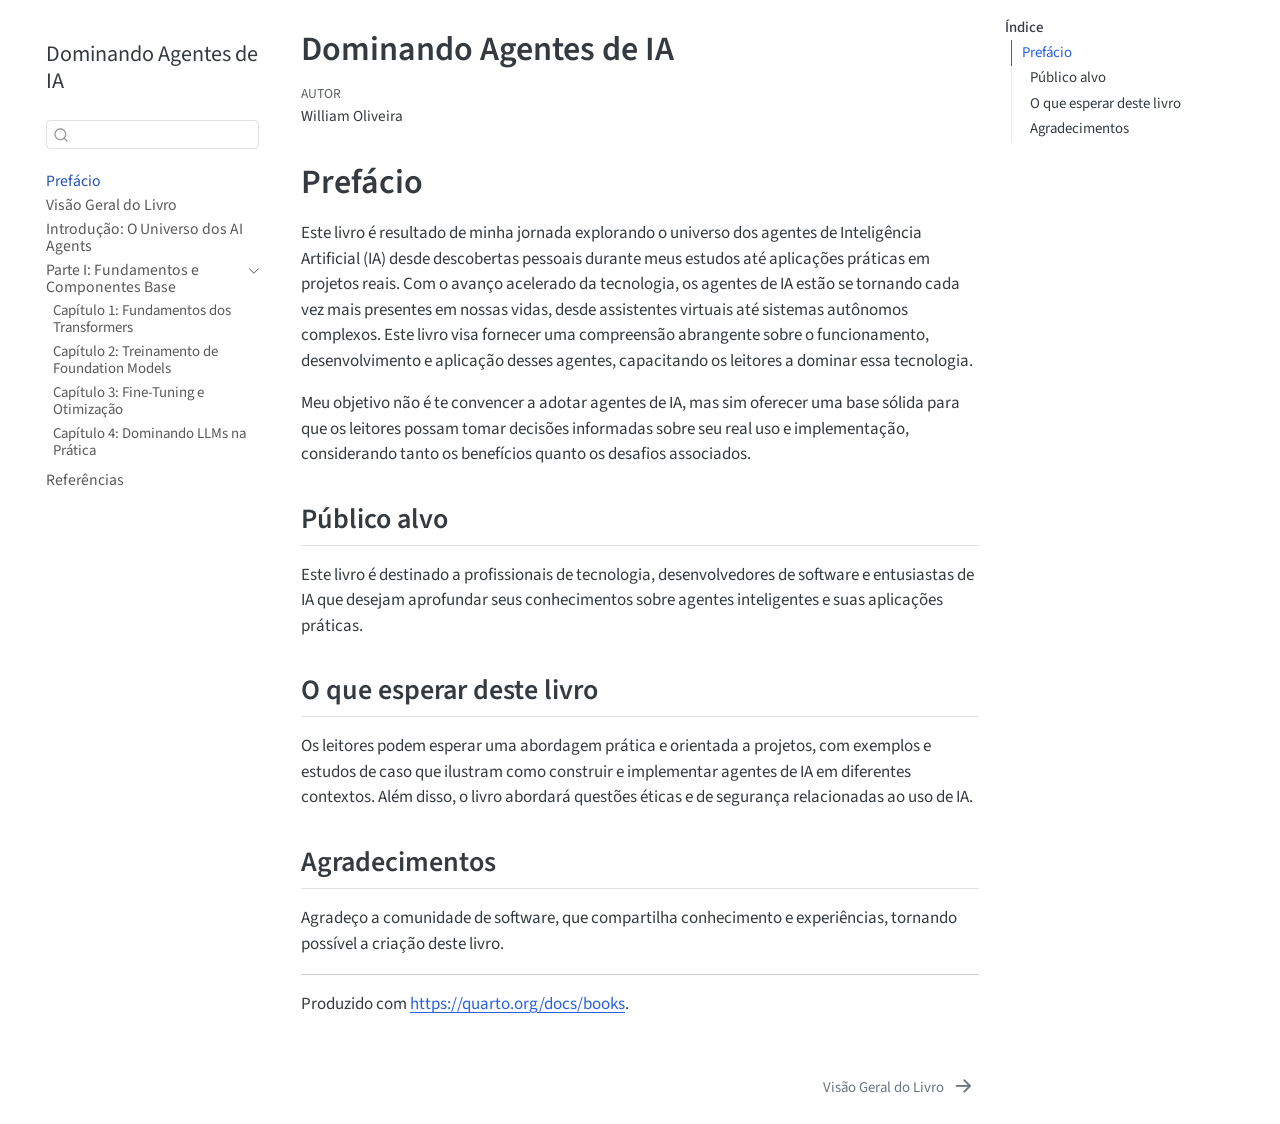
<file: index.html>
<!DOCTYPE html>
<html xmlns="http://www.w3.org/1999/xhtml" lang="pt" xml:lang="pt"><head>

<meta charset="utf-8">
<meta name="generator" content="quarto-1.8.25">

<meta name="viewport" content="width=device-width, initial-scale=1.0, user-scalable=yes">

<meta name="author" content="William Oliveira">

<title>Dominando Agentes de IA</title>
<style>
code{white-space: pre-wrap;}
span.smallcaps{font-variant: small-caps;}
div.columns{display: flex; gap: min(4vw, 1.5em);}
div.column{flex: auto; overflow-x: auto;}
div.hanging-indent{margin-left: 1.5em; text-indent: -1.5em;}
ul.task-list{list-style: none;}
ul.task-list li input[type="checkbox"] {
  width: 0.8em;
  margin: 0 0.8em 0.2em -1em; /* quarto-specific, see https://github.com/quarto-dev/quarto-cli/issues/4556 */ 
  vertical-align: middle;
}
</style>


<script src="site_libs/quarto-nav/quarto-nav.js"></script>
<script src="site_libs/quarto-nav/headroom.min.js"></script>
<script src="site_libs/clipboard/clipboard.min.js"></script>
<script src="site_libs/quarto-search/autocomplete.umd.js"></script>
<script src="site_libs/quarto-search/fuse.min.js"></script>
<script src="site_libs/quarto-search/quarto-search.js"></script>
<meta name="quarto:offset" content="./">
<link href="./chapters/00-visao-geral.html" rel="next">
<script src="site_libs/quarto-html/quarto.js" type="module"></script>
<script src="site_libs/quarto-html/tabsets/tabsets.js" type="module"></script>
<script src="site_libs/quarto-html/axe/axe-check.js" type="module"></script>
<script src="site_libs/quarto-html/popper.min.js"></script>
<script src="site_libs/quarto-html/tippy.umd.min.js"></script>
<script src="site_libs/quarto-html/anchor.min.js"></script>
<link href="site_libs/quarto-html/tippy.css" rel="stylesheet">
<link href="site_libs/quarto-html/quarto-syntax-highlighting-7b89279ff1a6dce999919e0e67d4d9ec.css" rel="stylesheet" id="quarto-text-highlighting-styles">
<script src="site_libs/bootstrap/bootstrap.min.js"></script>
<link href="site_libs/bootstrap/bootstrap-icons.css" rel="stylesheet">
<link href="site_libs/bootstrap/bootstrap-0dd2bd5de344125cf763a379ddc3eb04.min.css" rel="stylesheet" append-hash="true" id="quarto-bootstrap" data-mode="light">
<script id="quarto-search-options" type="application/json">{
  "location": "sidebar",
  "copy-button": false,
  "collapse-after": 3,
  "panel-placement": "start",
  "type": "textbox",
  "limit": 50,
  "keyboard-shortcut": [
    "f",
    "/",
    "s"
  ],
  "show-item-context": false,
  "language": {
    "search-no-results-text": "Nenhum resultado",
    "search-matching-documents-text": "documentos correspondentes",
    "search-copy-link-title": "Copiar link para a busca",
    "search-hide-matches-text": "Esconder correspondências adicionais",
    "search-more-match-text": "mais correspondência neste documento",
    "search-more-matches-text": "mais correspondências neste documento",
    "search-clear-button-title": "Limpar",
    "search-text-placeholder": "",
    "search-detached-cancel-button-title": "Cancelar",
    "search-submit-button-title": "Enviar",
    "search-label": "Procurar"
  }
}</script>


<link rel="stylesheet" href="styles.css">
</head>

<body class="nav-sidebar floating quarto-light">

<div id="quarto-search-results"></div>
  <header id="quarto-header" class="headroom fixed-top">
  <nav class="quarto-secondary-nav">
    <div class="container-fluid d-flex">
      <button type="button" class="quarto-btn-toggle btn" data-bs-toggle="collapse" role="button" data-bs-target=".quarto-sidebar-collapse-item" aria-controls="quarto-sidebar" aria-expanded="false" aria-label="Alternar barra lateral" onclick="if (window.quartoToggleHeadroom) { window.quartoToggleHeadroom(); }">
        <i class="bi bi-layout-text-sidebar-reverse"></i>
      </button>
        <nav class="quarto-page-breadcrumbs" aria-label="breadcrumb"><ol class="breadcrumb"><li class="breadcrumb-item"><a href="./index.html">Prefácio</a></li></ol></nav>
        <a class="flex-grow-1" role="navigation" data-bs-toggle="collapse" data-bs-target=".quarto-sidebar-collapse-item" aria-controls="quarto-sidebar" aria-expanded="false" aria-label="Alternar barra lateral" onclick="if (window.quartoToggleHeadroom) { window.quartoToggleHeadroom(); }">      
        </a>
      <button type="button" class="btn quarto-search-button" aria-label="Procurar" onclick="window.quartoOpenSearch();">
        <i class="bi bi-search"></i>
      </button>
    </div>
  </nav>
</header>
<!-- content -->
<div id="quarto-content" class="quarto-container page-columns page-rows-contents page-layout-article">
<!-- sidebar -->
  <nav id="quarto-sidebar" class="sidebar collapse collapse-horizontal quarto-sidebar-collapse-item sidebar-navigation floating overflow-auto">
    <div class="pt-lg-2 mt-2 text-left sidebar-header sidebar-header-stacked">
      <a href="./index.html" class="sidebar-logo-link">
      </a>
    <div class="sidebar-title mb-0 py-0">
      <a href="./">Dominando Agentes de IA</a> 
    </div>
      </div>
        <div class="mt-2 flex-shrink-0 align-items-center">
        <div class="sidebar-search">
        <div id="quarto-search" class="" title="Procurar"></div>
        </div>
        </div>
    <div class="sidebar-menu-container"> 
    <ul class="list-unstyled mt-1">
        <li class="sidebar-item">
  <div class="sidebar-item-container"> 
  <a href="./index.html" class="sidebar-item-text sidebar-link active">
 <span class="menu-text">Prefácio</span></a>
  </div>
</li>
        <li class="sidebar-item">
  <div class="sidebar-item-container"> 
  <a href="./chapters/00-visao-geral.html" class="sidebar-item-text sidebar-link">
 <span class="menu-text">Visão Geral do Livro</span></a>
  </div>
</li>
        <li class="sidebar-item">
  <div class="sidebar-item-container"> 
  <a href="./chapters/01-intro.html" class="sidebar-item-text sidebar-link">
 <span class="menu-text">Introdução: O Universo dos AI Agents</span></a>
  </div>
</li>
        <li class="sidebar-item sidebar-item-section">
      <div class="sidebar-item-container"> 
            <a class="sidebar-item-text sidebar-link text-start" data-bs-toggle="collapse" data-bs-target="#quarto-sidebar-section-1" role="navigation" aria-expanded="true">
 <span class="menu-text">Parte I: Fundamentos e Componentes Base</span></a>
          <a class="sidebar-item-toggle text-start" data-bs-toggle="collapse" data-bs-target="#quarto-sidebar-section-1" role="navigation" aria-expanded="true" aria-label="Alternar seção">
            <i class="bi bi-chevron-right ms-2"></i>
          </a> 
      </div>
      <ul id="quarto-sidebar-section-1" class="collapse list-unstyled sidebar-section depth1 show">  
          <li class="sidebar-item">
  <div class="sidebar-item-container"> 
  <a href="./chapters/part-01/01-fundamentos-transformers.html" class="sidebar-item-text sidebar-link">
 <span class="menu-text">Capítulo 1: Fundamentos dos Transformers</span></a>
  </div>
</li>
          <li class="sidebar-item">
  <div class="sidebar-item-container"> 
  <a href="./chapters/part-01/02-treinamento-foundation-models.html" class="sidebar-item-text sidebar-link">
 <span class="menu-text">Capítulo 2: Treinamento de Foundation Models</span></a>
  </div>
</li>
          <li class="sidebar-item">
  <div class="sidebar-item-container"> 
  <a href="./chapters/part-01/03-fine-tuning-otimizacao.html" class="sidebar-item-text sidebar-link">
 <span class="menu-text">Capítulo 3: Fine-Tuning e Otimização</span></a>
  </div>
</li>
          <li class="sidebar-item">
  <div class="sidebar-item-container"> 
  <a href="./chapters/part-01/04-dominando-llms-pratica.html" class="sidebar-item-text sidebar-link">
 <span class="menu-text">Capítulo 4: Dominando LLMs na Prática</span></a>
  </div>
</li>
      </ul>
  </li>
        <li class="sidebar-item">
  <div class="sidebar-item-container"> 
  <a href="./chapters/99-references.html" class="sidebar-item-text sidebar-link">
 <span class="menu-text">Referências</span></a>
  </div>
</li>
    </ul>
    </div>
</nav>
<div id="quarto-sidebar-glass" class="quarto-sidebar-collapse-item" data-bs-toggle="collapse" data-bs-target=".quarto-sidebar-collapse-item"></div>
<!-- margin-sidebar -->
    <div id="quarto-margin-sidebar" class="sidebar margin-sidebar">
        <nav id="TOC" role="doc-toc" class="toc-active">
    <h2 id="toc-title">Índice</h2>
   
  <ul>
  <li><a href="#prefácio" id="toc-prefácio" class="nav-link active" data-scroll-target="#prefácio">Prefácio</a>
  <ul class="collapse">
  <li><a href="#público-alvo" id="toc-público-alvo" class="nav-link" data-scroll-target="#público-alvo">Público alvo</a></li>
  <li><a href="#o-que-esperar-deste-livro" id="toc-o-que-esperar-deste-livro" class="nav-link" data-scroll-target="#o-que-esperar-deste-livro">O que esperar deste livro</a></li>
  <li><a href="#agradecimentos" id="toc-agradecimentos" class="nav-link" data-scroll-target="#agradecimentos">Agradecimentos</a></li>
  </ul></li>
  </ul>
</nav>
    </div>
<!-- main -->
<main class="content" id="quarto-document-content">

<header id="title-block-header" class="quarto-title-block default">
<div class="quarto-title">
<h1 class="title">Dominando Agentes de IA</h1>
</div>



<div class="quarto-title-meta">

    <div>
    <div class="quarto-title-meta-heading">Autor</div>
    <div class="quarto-title-meta-contents">
             <p>William Oliveira </p>
          </div>
  </div>
    
  
    
  </div>
  


</header>


<section id="prefácio" class="level1 unnumbered">
<h1 class="unnumbered">Prefácio</h1>
<p>Este livro é resultado de minha jornada explorando o universo dos agentes de Inteligência Artificial (IA) desde descobertas pessoais durante meus estudos até aplicações práticas em projetos reais. Com o avanço acelerado da tecnologia, os agentes de IA estão se tornando cada vez mais presentes em nossas vidas, desde assistentes virtuais até sistemas autônomos complexos. Este livro visa fornecer uma compreensão abrangente sobre o funcionamento, desenvolvimento e aplicação desses agentes, capacitando os leitores a dominar essa tecnologia.</p>
<p>Meu objetivo não é te convencer a adotar agentes de IA, mas sim oferecer uma base sólida para que os leitores possam tomar decisões informadas sobre seu real uso e implementação, considerando tanto os benefícios quanto os desafios associados.</p>
<section id="público-alvo" class="level2">
<h2 class="anchored" data-anchor-id="público-alvo">Público alvo</h2>
<p>Este livro é destinado a profissionais de tecnologia, desenvolvedores de software e entusiastas de IA que desejam aprofundar seus conhecimentos sobre agentes inteligentes e suas aplicações práticas.</p>
</section>
<section id="o-que-esperar-deste-livro" class="level2">
<h2 class="anchored" data-anchor-id="o-que-esperar-deste-livro">O que esperar deste livro</h2>
<p>Os leitores podem esperar uma abordagem prática e orientada a projetos, com exemplos e estudos de caso que ilustram como construir e implementar agentes de IA em diferentes contextos. Além disso, o livro abordará questões éticas e de segurança relacionadas ao uso de IA.</p>
</section>
<section id="agradecimentos" class="level2">
<h2 class="anchored" data-anchor-id="agradecimentos">Agradecimentos</h2>
<p>Agradeço a comunidade de software, que compartilha conhecimento e experiências, tornando possível a criação deste livro.</p>
<hr>
<p>Produzido com <a href="https://quarto.org/docs/books" class="uri">https://quarto.org/docs/books</a>.</p>


</section>
</section>

</main> <!-- /main -->
<script id="quarto-html-after-body" type="application/javascript">
  window.document.addEventListener("DOMContentLoaded", function (event) {
    const icon = "";
    const anchorJS = new window.AnchorJS();
    anchorJS.options = {
      placement: 'right',
      icon: icon
    };
    anchorJS.add('.anchored');
    const isCodeAnnotation = (el) => {
      for (const clz of el.classList) {
        if (clz.startsWith('code-annotation-')) {                     
          return true;
        }
      }
      return false;
    }
    const onCopySuccess = function(e) {
      // button target
      const button = e.trigger;
      // don't keep focus
      button.blur();
      // flash "checked"
      button.classList.add('code-copy-button-checked');
      var currentTitle = button.getAttribute("title");
      button.setAttribute("title", "Copiada");
      let tooltip;
      if (window.bootstrap) {
        button.setAttribute("data-bs-toggle", "tooltip");
        button.setAttribute("data-bs-placement", "left");
        button.setAttribute("data-bs-title", "Copiada");
        tooltip = new bootstrap.Tooltip(button, 
          { trigger: "manual", 
            customClass: "code-copy-button-tooltip",
            offset: [0, -8]});
        tooltip.show();    
      }
      setTimeout(function() {
        if (tooltip) {
          tooltip.hide();
          button.removeAttribute("data-bs-title");
          button.removeAttribute("data-bs-toggle");
          button.removeAttribute("data-bs-placement");
        }
        button.setAttribute("title", currentTitle);
        button.classList.remove('code-copy-button-checked');
      }, 1000);
      // clear code selection
      e.clearSelection();
    }
    const getTextToCopy = function(trigger) {
      const outerScaffold = trigger.parentElement.cloneNode(true);
      const codeEl = outerScaffold.querySelector('code');
      for (const childEl of codeEl.children) {
        if (isCodeAnnotation(childEl)) {
          childEl.remove();
        }
      }
      return codeEl.innerText;
    }
    const clipboard = new window.ClipboardJS('.code-copy-button:not([data-in-quarto-modal])', {
      text: getTextToCopy
    });
    clipboard.on('success', onCopySuccess);
    if (window.document.getElementById('quarto-embedded-source-code-modal')) {
      const clipboardModal = new window.ClipboardJS('.code-copy-button[data-in-quarto-modal]', {
        text: getTextToCopy,
        container: window.document.getElementById('quarto-embedded-source-code-modal')
      });
      clipboardModal.on('success', onCopySuccess);
    }
      var localhostRegex = new RegExp(/^(?:http|https):\/\/localhost\:?[0-9]*\//);
      var mailtoRegex = new RegExp(/^mailto:/);
        var filterRegex = new RegExp('/' + window.location.host + '/');
      var isInternal = (href) => {
          return filterRegex.test(href) || localhostRegex.test(href) || mailtoRegex.test(href);
      }
      // Inspect non-navigation links and adorn them if external
     var links = window.document.querySelectorAll('a[href]:not(.nav-link):not(.navbar-brand):not(.toc-action):not(.sidebar-link):not(.sidebar-item-toggle):not(.pagination-link):not(.no-external):not([aria-hidden]):not(.dropdown-item):not(.quarto-navigation-tool):not(.about-link)');
      for (var i=0; i<links.length; i++) {
        const link = links[i];
        if (!isInternal(link.href)) {
          // undo the damage that might have been done by quarto-nav.js in the case of
          // links that we want to consider external
          if (link.dataset.originalHref !== undefined) {
            link.href = link.dataset.originalHref;
          }
        }
      }
    function tippyHover(el, contentFn, onTriggerFn, onUntriggerFn) {
      const config = {
        allowHTML: true,
        maxWidth: 500,
        delay: 100,
        arrow: false,
        appendTo: function(el) {
            return el.parentElement;
        },
        interactive: true,
        interactiveBorder: 10,
        theme: 'quarto',
        placement: 'bottom-start',
      };
      if (contentFn) {
        config.content = contentFn;
      }
      if (onTriggerFn) {
        config.onTrigger = onTriggerFn;
      }
      if (onUntriggerFn) {
        config.onUntrigger = onUntriggerFn;
      }
      window.tippy(el, config); 
    }
    const noterefs = window.document.querySelectorAll('a[role="doc-noteref"]');
    for (var i=0; i<noterefs.length; i++) {
      const ref = noterefs[i];
      tippyHover(ref, function() {
        // use id or data attribute instead here
        let href = ref.getAttribute('data-footnote-href') || ref.getAttribute('href');
        try { href = new URL(href).hash; } catch {}
        const id = href.replace(/^#\/?/, "");
        const note = window.document.getElementById(id);
        if (note) {
          return note.innerHTML;
        } else {
          return "";
        }
      });
    }
    const xrefs = window.document.querySelectorAll('a.quarto-xref');
    const processXRef = (id, note) => {
      // Strip column container classes
      const stripColumnClz = (el) => {
        el.classList.remove("page-full", "page-columns");
        if (el.children) {
          for (const child of el.children) {
            stripColumnClz(child);
          }
        }
      }
      stripColumnClz(note)
      if (id === null || id.startsWith('sec-')) {
        // Special case sections, only their first couple elements
        const container = document.createElement("div");
        if (note.children && note.children.length > 2) {
          container.appendChild(note.children[0].cloneNode(true));
          for (let i = 1; i < note.children.length; i++) {
            const child = note.children[i];
            if (child.tagName === "P" && child.innerText === "") {
              continue;
            } else {
              container.appendChild(child.cloneNode(true));
              break;
            }
          }
          if (window.Quarto?.typesetMath) {
            window.Quarto.typesetMath(container);
          }
          return container.innerHTML
        } else {
          if (window.Quarto?.typesetMath) {
            window.Quarto.typesetMath(note);
          }
          return note.innerHTML;
        }
      } else {
        // Remove any anchor links if they are present
        const anchorLink = note.querySelector('a.anchorjs-link');
        if (anchorLink) {
          anchorLink.remove();
        }
        if (window.Quarto?.typesetMath) {
          window.Quarto.typesetMath(note);
        }
        if (note.classList.contains("callout")) {
          return note.outerHTML;
        } else {
          return note.innerHTML;
        }
      }
    }
    for (var i=0; i<xrefs.length; i++) {
      const xref = xrefs[i];
      tippyHover(xref, undefined, function(instance) {
        instance.disable();
        let url = xref.getAttribute('href');
        let hash = undefined; 
        if (url.startsWith('#')) {
          hash = url;
        } else {
          try { hash = new URL(url).hash; } catch {}
        }
        if (hash) {
          const id = hash.replace(/^#\/?/, "");
          const note = window.document.getElementById(id);
          if (note !== null) {
            try {
              const html = processXRef(id, note.cloneNode(true));
              instance.setContent(html);
            } finally {
              instance.enable();
              instance.show();
            }
          } else {
            // See if we can fetch this
            fetch(url.split('#')[0])
            .then(res => res.text())
            .then(html => {
              const parser = new DOMParser();
              const htmlDoc = parser.parseFromString(html, "text/html");
              const note = htmlDoc.getElementById(id);
              if (note !== null) {
                const html = processXRef(id, note);
                instance.setContent(html);
              } 
            }).finally(() => {
              instance.enable();
              instance.show();
            });
          }
        } else {
          // See if we can fetch a full url (with no hash to target)
          // This is a special case and we should probably do some content thinning / targeting
          fetch(url)
          .then(res => res.text())
          .then(html => {
            const parser = new DOMParser();
            const htmlDoc = parser.parseFromString(html, "text/html");
            const note = htmlDoc.querySelector('main.content');
            if (note !== null) {
              // This should only happen for chapter cross references
              // (since there is no id in the URL)
              // remove the first header
              if (note.children.length > 0 && note.children[0].tagName === "HEADER") {
                note.children[0].remove();
              }
              const html = processXRef(null, note);
              instance.setContent(html);
            } 
          }).finally(() => {
            instance.enable();
            instance.show();
          });
        }
      }, function(instance) {
      });
    }
        let selectedAnnoteEl;
        const selectorForAnnotation = ( cell, annotation) => {
          let cellAttr = 'data-code-cell="' + cell + '"';
          let lineAttr = 'data-code-annotation="' +  annotation + '"';
          const selector = 'span[' + cellAttr + '][' + lineAttr + ']';
          return selector;
        }
        const selectCodeLines = (annoteEl) => {
          const doc = window.document;
          const targetCell = annoteEl.getAttribute("data-target-cell");
          const targetAnnotation = annoteEl.getAttribute("data-target-annotation");
          const annoteSpan = window.document.querySelector(selectorForAnnotation(targetCell, targetAnnotation));
          const lines = annoteSpan.getAttribute("data-code-lines").split(",");
          const lineIds = lines.map((line) => {
            return targetCell + "-" + line;
          })
          let top = null;
          let height = null;
          let parent = null;
          if (lineIds.length > 0) {
              //compute the position of the single el (top and bottom and make a div)
              const el = window.document.getElementById(lineIds[0]);
              top = el.offsetTop;
              height = el.offsetHeight;
              parent = el.parentElement.parentElement;
            if (lineIds.length > 1) {
              const lastEl = window.document.getElementById(lineIds[lineIds.length - 1]);
              const bottom = lastEl.offsetTop + lastEl.offsetHeight;
              height = bottom - top;
            }
            if (top !== null && height !== null && parent !== null) {
              // cook up a div (if necessary) and position it 
              let div = window.document.getElementById("code-annotation-line-highlight");
              if (div === null) {
                div = window.document.createElement("div");
                div.setAttribute("id", "code-annotation-line-highlight");
                div.style.position = 'absolute';
                parent.appendChild(div);
              }
              div.style.top = top - 2 + "px";
              div.style.height = height + 4 + "px";
              div.style.left = 0;
              let gutterDiv = window.document.getElementById("code-annotation-line-highlight-gutter");
              if (gutterDiv === null) {
                gutterDiv = window.document.createElement("div");
                gutterDiv.setAttribute("id", "code-annotation-line-highlight-gutter");
                gutterDiv.style.position = 'absolute';
                const codeCell = window.document.getElementById(targetCell);
                const gutter = codeCell.querySelector('.code-annotation-gutter');
                gutter.appendChild(gutterDiv);
              }
              gutterDiv.style.top = top - 2 + "px";
              gutterDiv.style.height = height + 4 + "px";
            }
            selectedAnnoteEl = annoteEl;
          }
        };
        const unselectCodeLines = () => {
          const elementsIds = ["code-annotation-line-highlight", "code-annotation-line-highlight-gutter"];
          elementsIds.forEach((elId) => {
            const div = window.document.getElementById(elId);
            if (div) {
              div.remove();
            }
          });
          selectedAnnoteEl = undefined;
        };
          // Handle positioning of the toggle
      window.addEventListener(
        "resize",
        throttle(() => {
          elRect = undefined;
          if (selectedAnnoteEl) {
            selectCodeLines(selectedAnnoteEl);
          }
        }, 10)
      );
      function throttle(fn, ms) {
      let throttle = false;
      let timer;
        return (...args) => {
          if(!throttle) { // first call gets through
              fn.apply(this, args);
              throttle = true;
          } else { // all the others get throttled
              if(timer) clearTimeout(timer); // cancel #2
              timer = setTimeout(() => {
                fn.apply(this, args);
                timer = throttle = false;
              }, ms);
          }
        };
      }
        // Attach click handler to the DT
        const annoteDls = window.document.querySelectorAll('dt[data-target-cell]');
        for (const annoteDlNode of annoteDls) {
          annoteDlNode.addEventListener('click', (event) => {
            const clickedEl = event.target;
            if (clickedEl !== selectedAnnoteEl) {
              unselectCodeLines();
              const activeEl = window.document.querySelector('dt[data-target-cell].code-annotation-active');
              if (activeEl) {
                activeEl.classList.remove('code-annotation-active');
              }
              selectCodeLines(clickedEl);
              clickedEl.classList.add('code-annotation-active');
            } else {
              // Unselect the line
              unselectCodeLines();
              clickedEl.classList.remove('code-annotation-active');
            }
          });
        }
    const findCites = (el) => {
      const parentEl = el.parentElement;
      if (parentEl) {
        const cites = parentEl.dataset.cites;
        if (cites) {
          return {
            el,
            cites: cites.split(' ')
          };
        } else {
          return findCites(el.parentElement)
        }
      } else {
        return undefined;
      }
    };
    var bibliorefs = window.document.querySelectorAll('a[role="doc-biblioref"]');
    for (var i=0; i<bibliorefs.length; i++) {
      const ref = bibliorefs[i];
      const citeInfo = findCites(ref);
      if (citeInfo) {
        tippyHover(citeInfo.el, function() {
          var popup = window.document.createElement('div');
          citeInfo.cites.forEach(function(cite) {
            var citeDiv = window.document.createElement('div');
            citeDiv.classList.add('hanging-indent');
            citeDiv.classList.add('csl-entry');
            var biblioDiv = window.document.getElementById('ref-' + cite);
            if (biblioDiv) {
              citeDiv.innerHTML = biblioDiv.innerHTML;
            }
            popup.appendChild(citeDiv);
          });
          return popup.innerHTML;
        });
      }
    }
  });
  </script>
<nav class="page-navigation">
  <div class="nav-page nav-page-previous">
  </div>
  <div class="nav-page nav-page-next">
      <a href="./chapters/00-visao-geral.html" class="pagination-link" aria-label="Visão Geral do Livro">
        <span class="nav-page-text">Visão Geral do Livro</span> <i class="bi bi-arrow-right-short"></i>
      </a>
  </div>
</nav>
</div> <!-- /content -->




</body></html>
</file>
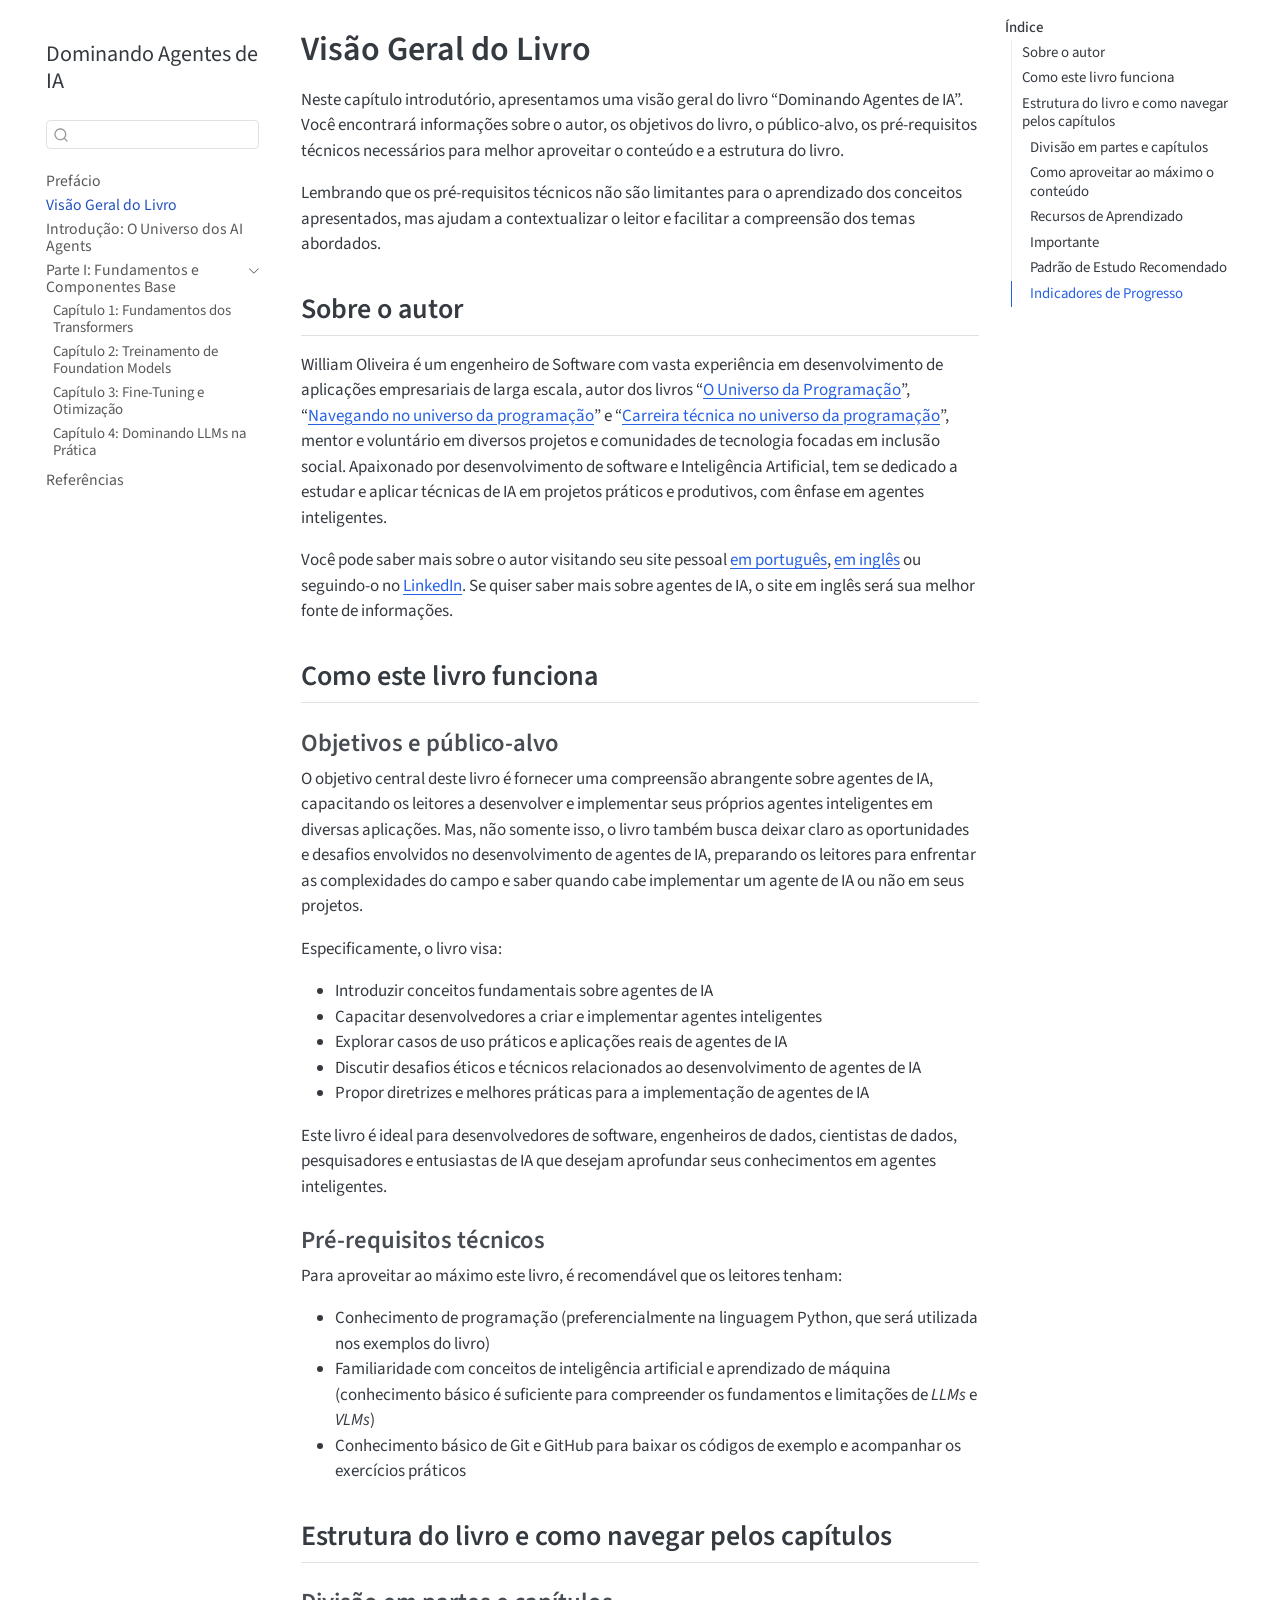
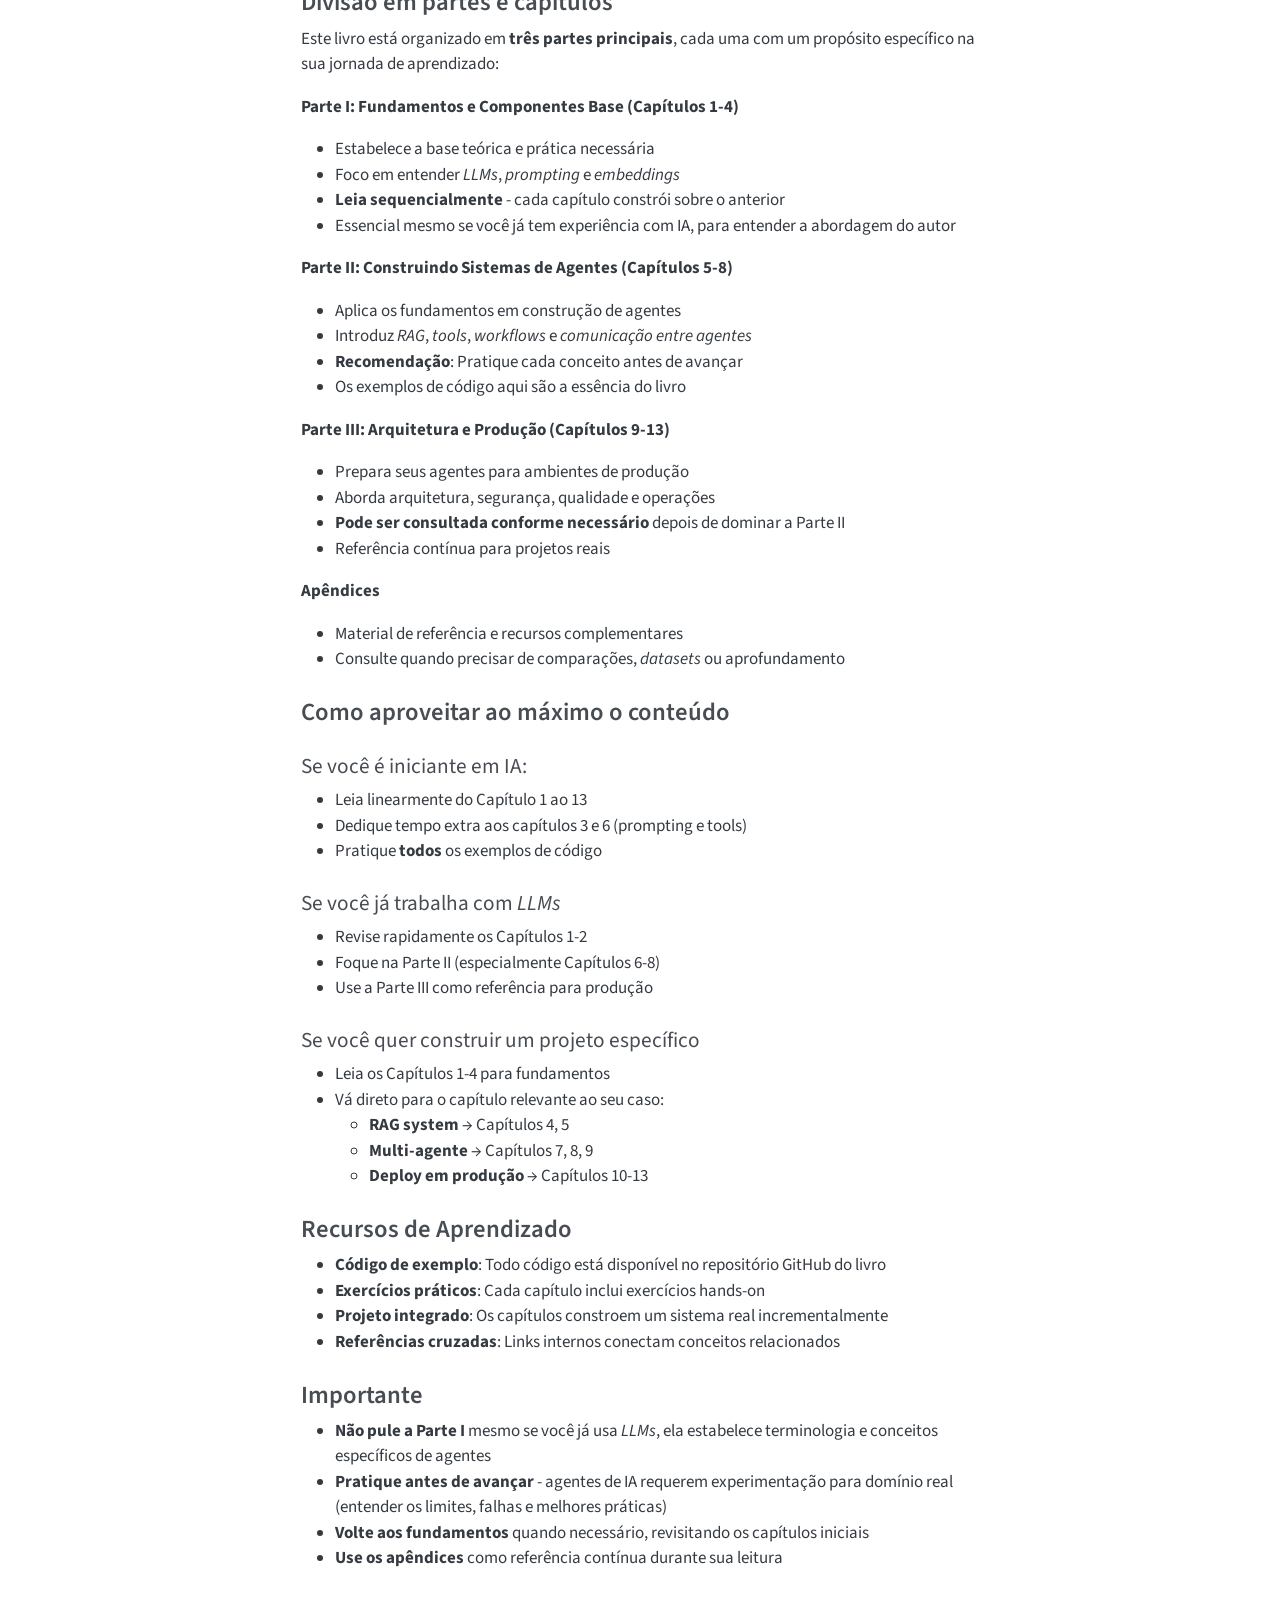
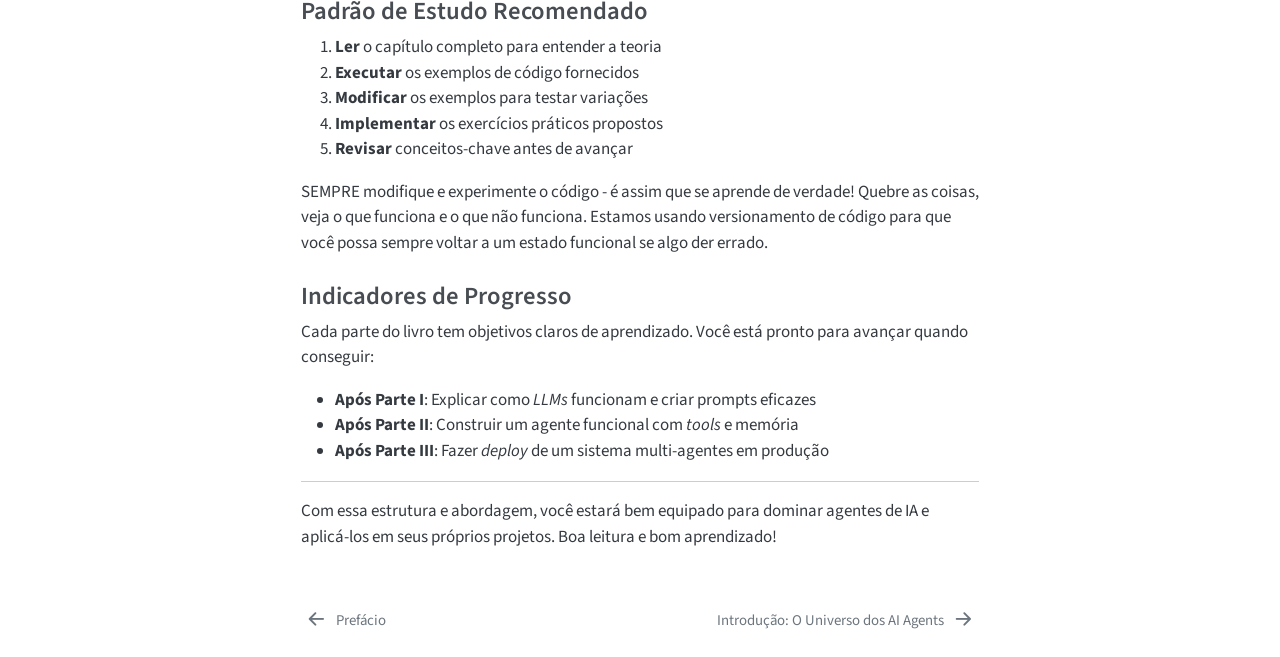
<file: chapters/00-visao-geral.html>
<!DOCTYPE html>
<html xmlns="http://www.w3.org/1999/xhtml" lang="pt" xml:lang="pt"><head>

<meta charset="utf-8">
<meta name="generator" content="quarto-1.8.25">

<meta name="viewport" content="width=device-width, initial-scale=1.0, user-scalable=yes">


<title>Visão Geral do Livro – Dominando Agentes de IA</title>
<style>
code{white-space: pre-wrap;}
span.smallcaps{font-variant: small-caps;}
div.columns{display: flex; gap: min(4vw, 1.5em);}
div.column{flex: auto; overflow-x: auto;}
div.hanging-indent{margin-left: 1.5em; text-indent: -1.5em;}
ul.task-list{list-style: none;}
ul.task-list li input[type="checkbox"] {
  width: 0.8em;
  margin: 0 0.8em 0.2em -1em; /* quarto-specific, see https://github.com/quarto-dev/quarto-cli/issues/4556 */ 
  vertical-align: middle;
}
</style>


<script src="../site_libs/quarto-nav/quarto-nav.js"></script>
<script src="../site_libs/quarto-nav/headroom.min.js"></script>
<script src="../site_libs/clipboard/clipboard.min.js"></script>
<script src="../site_libs/quarto-search/autocomplete.umd.js"></script>
<script src="../site_libs/quarto-search/fuse.min.js"></script>
<script src="../site_libs/quarto-search/quarto-search.js"></script>
<meta name="quarto:offset" content="../">
<link href="../chapters/01-intro.html" rel="next">
<link href="../index.html" rel="prev">
<script src="../site_libs/quarto-html/quarto.js" type="module"></script>
<script src="../site_libs/quarto-html/tabsets/tabsets.js" type="module"></script>
<script src="../site_libs/quarto-html/axe/axe-check.js" type="module"></script>
<script src="../site_libs/quarto-html/popper.min.js"></script>
<script src="../site_libs/quarto-html/tippy.umd.min.js"></script>
<script src="../site_libs/quarto-html/anchor.min.js"></script>
<link href="../site_libs/quarto-html/tippy.css" rel="stylesheet">
<link href="../site_libs/quarto-html/quarto-syntax-highlighting-7b89279ff1a6dce999919e0e67d4d9ec.css" rel="stylesheet" id="quarto-text-highlighting-styles">
<script src="../site_libs/bootstrap/bootstrap.min.js"></script>
<link href="../site_libs/bootstrap/bootstrap-icons.css" rel="stylesheet">
<link href="../site_libs/bootstrap/bootstrap-0dd2bd5de344125cf763a379ddc3eb04.min.css" rel="stylesheet" append-hash="true" id="quarto-bootstrap" data-mode="light">
<script id="quarto-search-options" type="application/json">{
  "location": "sidebar",
  "copy-button": false,
  "collapse-after": 3,
  "panel-placement": "start",
  "type": "textbox",
  "limit": 50,
  "keyboard-shortcut": [
    "f",
    "/",
    "s"
  ],
  "show-item-context": false,
  "language": {
    "search-no-results-text": "Nenhum resultado",
    "search-matching-documents-text": "documentos correspondentes",
    "search-copy-link-title": "Copiar link para a busca",
    "search-hide-matches-text": "Esconder correspondências adicionais",
    "search-more-match-text": "mais correspondência neste documento",
    "search-more-matches-text": "mais correspondências neste documento",
    "search-clear-button-title": "Limpar",
    "search-text-placeholder": "",
    "search-detached-cancel-button-title": "Cancelar",
    "search-submit-button-title": "Enviar",
    "search-label": "Procurar"
  }
}</script>


<link rel="stylesheet" href="../styles.css">
</head>

<body class="nav-sidebar floating quarto-light">

<div id="quarto-search-results"></div>
  <header id="quarto-header" class="headroom fixed-top">
  <nav class="quarto-secondary-nav">
    <div class="container-fluid d-flex">
      <button type="button" class="quarto-btn-toggle btn" data-bs-toggle="collapse" role="button" data-bs-target=".quarto-sidebar-collapse-item" aria-controls="quarto-sidebar" aria-expanded="false" aria-label="Alternar barra lateral" onclick="if (window.quartoToggleHeadroom) { window.quartoToggleHeadroom(); }">
        <i class="bi bi-layout-text-sidebar-reverse"></i>
      </button>
        <nav class="quarto-page-breadcrumbs" aria-label="breadcrumb"><ol class="breadcrumb"><li class="breadcrumb-item"><a href="../chapters/00-visao-geral.html">Visão Geral do Livro</a></li></ol></nav>
        <a class="flex-grow-1" role="navigation" data-bs-toggle="collapse" data-bs-target=".quarto-sidebar-collapse-item" aria-controls="quarto-sidebar" aria-expanded="false" aria-label="Alternar barra lateral" onclick="if (window.quartoToggleHeadroom) { window.quartoToggleHeadroom(); }">      
        </a>
      <button type="button" class="btn quarto-search-button" aria-label="Procurar" onclick="window.quartoOpenSearch();">
        <i class="bi bi-search"></i>
      </button>
    </div>
  </nav>
</header>
<!-- content -->
<div id="quarto-content" class="quarto-container page-columns page-rows-contents page-layout-article">
<!-- sidebar -->
  <nav id="quarto-sidebar" class="sidebar collapse collapse-horizontal quarto-sidebar-collapse-item sidebar-navigation floating overflow-auto">
    <div class="pt-lg-2 mt-2 text-left sidebar-header sidebar-header-stacked">
      <a href="../index.html" class="sidebar-logo-link">
      </a>
    <div class="sidebar-title mb-0 py-0">
      <a href="../">Dominando Agentes de IA</a> 
    </div>
      </div>
        <div class="mt-2 flex-shrink-0 align-items-center">
        <div class="sidebar-search">
        <div id="quarto-search" class="" title="Procurar"></div>
        </div>
        </div>
    <div class="sidebar-menu-container"> 
    <ul class="list-unstyled mt-1">
        <li class="sidebar-item">
  <div class="sidebar-item-container"> 
  <a href="../index.html" class="sidebar-item-text sidebar-link">
 <span class="menu-text">Prefácio</span></a>
  </div>
</li>
        <li class="sidebar-item">
  <div class="sidebar-item-container"> 
  <a href="../chapters/00-visao-geral.html" class="sidebar-item-text sidebar-link active">
 <span class="menu-text">Visão Geral do Livro</span></a>
  </div>
</li>
        <li class="sidebar-item">
  <div class="sidebar-item-container"> 
  <a href="../chapters/01-intro.html" class="sidebar-item-text sidebar-link">
 <span class="menu-text">Introdução: O Universo dos AI Agents</span></a>
  </div>
</li>
        <li class="sidebar-item sidebar-item-section">
      <div class="sidebar-item-container"> 
            <a class="sidebar-item-text sidebar-link text-start" data-bs-toggle="collapse" data-bs-target="#quarto-sidebar-section-1" role="navigation" aria-expanded="true">
 <span class="menu-text">Parte I: Fundamentos e Componentes Base</span></a>
          <a class="sidebar-item-toggle text-start" data-bs-toggle="collapse" data-bs-target="#quarto-sidebar-section-1" role="navigation" aria-expanded="true" aria-label="Alternar seção">
            <i class="bi bi-chevron-right ms-2"></i>
          </a> 
      </div>
      <ul id="quarto-sidebar-section-1" class="collapse list-unstyled sidebar-section depth1 show">  
          <li class="sidebar-item">
  <div class="sidebar-item-container"> 
  <a href="../chapters/part-01/01-fundamentos-transformers.html" class="sidebar-item-text sidebar-link">
 <span class="menu-text">Capítulo 1: Fundamentos dos Transformers</span></a>
  </div>
</li>
          <li class="sidebar-item">
  <div class="sidebar-item-container"> 
  <a href="../chapters/part-01/02-treinamento-foundation-models.html" class="sidebar-item-text sidebar-link">
 <span class="menu-text">Capítulo 2: Treinamento de Foundation Models</span></a>
  </div>
</li>
          <li class="sidebar-item">
  <div class="sidebar-item-container"> 
  <a href="../chapters/part-01/03-fine-tuning-otimizacao.html" class="sidebar-item-text sidebar-link">
 <span class="menu-text">Capítulo 3: Fine-Tuning e Otimização</span></a>
  </div>
</li>
          <li class="sidebar-item">
  <div class="sidebar-item-container"> 
  <a href="../chapters/part-01/04-dominando-llms-pratica.html" class="sidebar-item-text sidebar-link">
 <span class="menu-text">Capítulo 4: Dominando LLMs na Prática</span></a>
  </div>
</li>
      </ul>
  </li>
        <li class="sidebar-item">
  <div class="sidebar-item-container"> 
  <a href="../chapters/99-references.html" class="sidebar-item-text sidebar-link">
 <span class="menu-text">Referências</span></a>
  </div>
</li>
    </ul>
    </div>
</nav>
<div id="quarto-sidebar-glass" class="quarto-sidebar-collapse-item" data-bs-toggle="collapse" data-bs-target=".quarto-sidebar-collapse-item"></div>
<!-- margin-sidebar -->
    <div id="quarto-margin-sidebar" class="sidebar margin-sidebar">
        <nav id="TOC" role="doc-toc" class="toc-active">
    <h2 id="toc-title">Índice</h2>
   
  <ul>
  <li><a href="#sobre-o-autor" id="toc-sobre-o-autor" class="nav-link active" data-scroll-target="#sobre-o-autor">Sobre o autor</a></li>
  <li><a href="#como-este-livro-funciona" id="toc-como-este-livro-funciona" class="nav-link" data-scroll-target="#como-este-livro-funciona">Como este livro funciona</a>
  <ul class="collapse">
  <li><a href="#objetivos-e-público-alvo" id="toc-objetivos-e-público-alvo" class="nav-link" data-scroll-target="#objetivos-e-público-alvo">Objetivos e público-alvo</a></li>
  <li><a href="#pré-requisitos-técnicos" id="toc-pré-requisitos-técnicos" class="nav-link" data-scroll-target="#pré-requisitos-técnicos">Pré-requisitos técnicos</a></li>
  </ul></li>
  <li><a href="#estrutura-do-livro-e-como-navegar-pelos-capítulos" id="toc-estrutura-do-livro-e-como-navegar-pelos-capítulos" class="nav-link" data-scroll-target="#estrutura-do-livro-e-como-navegar-pelos-capítulos">Estrutura do livro e como navegar pelos capítulos</a>
  <ul class="collapse">
  <li><a href="#divisão-em-partes-e-capítulos" id="toc-divisão-em-partes-e-capítulos" class="nav-link" data-scroll-target="#divisão-em-partes-e-capítulos">Divisão em partes e capítulos</a></li>
  <li><a href="#como-aproveitar-ao-máximo-o-conteúdo" id="toc-como-aproveitar-ao-máximo-o-conteúdo" class="nav-link" data-scroll-target="#como-aproveitar-ao-máximo-o-conteúdo">Como aproveitar ao máximo o conteúdo</a></li>
  <li><a href="#recursos-de-aprendizado" id="toc-recursos-de-aprendizado" class="nav-link" data-scroll-target="#recursos-de-aprendizado">Recursos de Aprendizado</a></li>
  <li><a href="#importante" id="toc-importante" class="nav-link" data-scroll-target="#importante">Importante</a></li>
  <li><a href="#padrão-de-estudo-recomendado" id="toc-padrão-de-estudo-recomendado" class="nav-link" data-scroll-target="#padrão-de-estudo-recomendado">Padrão de Estudo Recomendado</a></li>
  <li><a href="#indicadores-de-progresso" id="toc-indicadores-de-progresso" class="nav-link" data-scroll-target="#indicadores-de-progresso">Indicadores de Progresso</a></li>
  </ul></li>
  </ul>
</nav>
    </div>
<!-- main -->
<main class="content" id="quarto-document-content">

<header id="title-block-header" class="quarto-title-block default">
<div class="quarto-title">
<h1 class="title">Visão Geral do Livro</h1>
</div>



<div class="quarto-title-meta">

    
  
    
  </div>
  


</header>


<p>Neste capítulo introdutório, apresentamos uma visão geral do livro “Dominando Agentes de IA”. Você encontrará informações sobre o autor, os objetivos do livro, o público-alvo, os pré-requisitos técnicos necessários para melhor aproveitar o conteúdo e a estrutura do livro.</p>
<p>Lembrando que os pré-requisitos técnicos não são limitantes para o aprendizado dos conceitos apresentados, mas ajudam a contextualizar o leitor e facilitar a compreensão dos temas abordados.</p>
<section id="sobre-o-autor" class="level2">
<h2 class="anchored" data-anchor-id="sobre-o-autor">Sobre o autor</h2>
<p>William Oliveira é um engenheiro de Software com vasta experiência em desenvolvimento de aplicações empresariais de larga escala, autor dos livros “<a href="https://www.casadocodigo.com.br/products/livro-universo-programacao">O Universo da Programação</a>”, “<a href="https://www.casadocodigo.com.br/products/livro-navegando-universo">Navegando no universo da programação</a>” e “<a href="https://www.casadocodigo.com.br/products/livro-carreira-tecnica">Carreira técnica no universo da programação</a>”, mentor e voluntário em diversos projetos e comunidades de tecnologia focadas em inclusão social. Apaixonado por desenvolvimento de software e Inteligência Artificial, tem se dedicado a estudar e aplicar técnicas de IA em projetos práticos e produtivos, com ênfase em agentes inteligentes.</p>
<p>Você pode saber mais sobre o autor visitando seu site pessoal <a href="https://woliveiras.com.br">em português</a>, <a href="https://woliveiras.github.io/">em inglês</a> ou seguindo-o no <a href="https://www.linkedin.com/in/william-oliveira/">LinkedIn</a>. Se quiser saber mais sobre agentes de IA, o site em inglês será sua melhor fonte de informações.</p>
</section>
<section id="como-este-livro-funciona" class="level2">
<h2 class="anchored" data-anchor-id="como-este-livro-funciona">Como este livro funciona</h2>
<section id="objetivos-e-público-alvo" class="level3">
<h3 class="anchored" data-anchor-id="objetivos-e-público-alvo">Objetivos e público-alvo</h3>
<p>O objetivo central deste livro é fornecer uma compreensão abrangente sobre agentes de IA, capacitando os leitores a desenvolver e implementar seus próprios agentes inteligentes em diversas aplicações. Mas, não somente isso, o livro também busca deixar claro as oportunidades e desafios envolvidos no desenvolvimento de agentes de IA, preparando os leitores para enfrentar as complexidades do campo e saber quando cabe implementar um agente de IA ou não em seus projetos.</p>
<p>Especificamente, o livro visa:</p>
<ul>
<li>Introduzir conceitos fundamentais sobre agentes de IA</li>
<li>Capacitar desenvolvedores a criar e implementar agentes inteligentes</li>
<li>Explorar casos de uso práticos e aplicações reais de agentes de IA</li>
<li>Discutir desafios éticos e técnicos relacionados ao desenvolvimento de agentes de IA</li>
<li>Propor diretrizes e melhores práticas para a implementação de agentes de IA</li>
</ul>
<p>Este livro é ideal para desenvolvedores de software, engenheiros de dados, cientistas de dados, pesquisadores e entusiastas de IA que desejam aprofundar seus conhecimentos em agentes inteligentes.</p>
</section>
<section id="pré-requisitos-técnicos" class="level3">
<h3 class="anchored" data-anchor-id="pré-requisitos-técnicos">Pré-requisitos técnicos</h3>
<p>Para aproveitar ao máximo este livro, é recomendável que os leitores tenham:</p>
<ul>
<li>Conhecimento de programação (preferencialmente na linguagem Python, que será utilizada nos exemplos do livro)</li>
<li>Familiaridade com conceitos de inteligência artificial e aprendizado de máquina (conhecimento básico é suficiente para compreender os fundamentos e limitações de <em>LLMs</em> e <em>VLMs</em>)</li>
<li>Conhecimento básico de Git e GitHub para baixar os códigos de exemplo e acompanhar os exercícios práticos</li>
</ul>
</section>
</section>
<section id="estrutura-do-livro-e-como-navegar-pelos-capítulos" class="level2">
<h2 class="anchored" data-anchor-id="estrutura-do-livro-e-como-navegar-pelos-capítulos">Estrutura do livro e como navegar pelos capítulos</h2>
<section id="divisão-em-partes-e-capítulos" class="level3">
<h3 class="anchored" data-anchor-id="divisão-em-partes-e-capítulos">Divisão em partes e capítulos</h3>
<p>Este livro está organizado em <strong>três partes principais</strong>, cada uma com um propósito específico na sua jornada de aprendizado:</p>
<p><strong>Parte I: Fundamentos e Componentes Base (Capítulos 1-4)</strong></p>
<ul>
<li>Estabelece a base teórica e prática necessária</li>
<li>Foco em entender <em>LLMs</em>, <em>prompting</em> e <em>embeddings</em></li>
<li><strong>Leia sequencialmente</strong> - cada capítulo constrói sobre o anterior</li>
<li>Essencial mesmo se você já tem experiência com IA, para entender a abordagem do autor</li>
</ul>
<p><strong>Parte II: Construindo Sistemas de Agentes (Capítulos 5-8)</strong></p>
<ul>
<li>Aplica os fundamentos em construção de agentes</li>
<li>Introduz <em>RAG</em>, <em>tools</em>, <em>workflows</em> e <em>comunicação entre agentes</em></li>
<li><strong>Recomendação</strong>: Pratique cada conceito antes de avançar</li>
<li>Os exemplos de código aqui são a essência do livro</li>
</ul>
<p><strong>Parte III: Arquitetura e Produção (Capítulos 9-13)</strong></p>
<ul>
<li>Prepara seus agentes para ambientes de produção</li>
<li>Aborda arquitetura, segurança, qualidade e operações</li>
<li><strong>Pode ser consultada conforme necessário</strong> depois de dominar a Parte II</li>
<li>Referência contínua para projetos reais</li>
</ul>
<p><strong>Apêndices</strong></p>
<ul>
<li>Material de referência e recursos complementares</li>
<li>Consulte quando precisar de comparações, <em>datasets</em> ou aprofundamento</li>
</ul>
</section>
<section id="como-aproveitar-ao-máximo-o-conteúdo" class="level3">
<h3 class="anchored" data-anchor-id="como-aproveitar-ao-máximo-o-conteúdo">Como aproveitar ao máximo o conteúdo</h3>
<section id="se-você-é-iniciante-em-ia" class="level4">
<h4 class="anchored" data-anchor-id="se-você-é-iniciante-em-ia">Se você é iniciante em IA:</h4>
<ul>
<li>Leia linearmente do Capítulo 1 ao 13</li>
<li>Dedique tempo extra aos capítulos 3 e 6 (prompting e tools)</li>
<li>Pratique <strong>todos</strong> os exemplos de código</li>
</ul>
</section>
<section id="se-você-já-trabalha-com-llms" class="level4">
<h4 class="anchored" data-anchor-id="se-você-já-trabalha-com-llms">Se você já trabalha com <em>LLMs</em></h4>
<ul>
<li>Revise rapidamente os Capítulos 1-2</li>
<li>Foque na Parte II (especialmente Capítulos 6-8)</li>
<li>Use a Parte III como referência para produção</li>
</ul>
</section>
<section id="se-você-quer-construir-um-projeto-específico" class="level4">
<h4 class="anchored" data-anchor-id="se-você-quer-construir-um-projeto-específico">Se você quer construir um projeto específico</h4>
<ul>
<li>Leia os Capítulos 1-4 para fundamentos</li>
<li>Vá direto para o capítulo relevante ao seu caso:
<ul>
<li><strong>RAG system</strong> → Capítulos 4, 5</li>
<li><strong>Multi-agente</strong> → Capítulos 7, 8, 9</li>
<li><strong>Deploy em produção</strong> → Capítulos 10-13</li>
</ul></li>
</ul>
</section>
</section>
<section id="recursos-de-aprendizado" class="level3">
<h3 class="anchored" data-anchor-id="recursos-de-aprendizado">Recursos de Aprendizado</h3>
<ul>
<li><strong>Código de exemplo</strong>: Todo código está disponível no repositório GitHub do livro</li>
<li><strong>Exercícios práticos</strong>: Cada capítulo inclui exercícios hands-on</li>
<li><strong>Projeto integrado</strong>: Os capítulos constroem um sistema real incrementalmente</li>
<li><strong>Referências cruzadas</strong>: Links internos conectam conceitos relacionados</li>
</ul>
</section>
<section id="importante" class="level3">
<h3 class="anchored" data-anchor-id="importante">Importante</h3>
<ul>
<li><strong>Não pule a Parte I</strong> mesmo se você já usa <em>LLMs</em>, ela estabelece terminologia e conceitos específicos de agentes</li>
<li><strong>Pratique antes de avançar</strong> - agentes de IA requerem experimentação para domínio real (entender os limites, falhas e melhores práticas)</li>
<li><strong>Volte aos fundamentos</strong> quando necessário, revisitando os capítulos iniciais</li>
<li><strong>Use os apêndices</strong> como referência contínua durante sua leitura</li>
</ul>
</section>
<section id="padrão-de-estudo-recomendado" class="level3">
<h3 class="anchored" data-anchor-id="padrão-de-estudo-recomendado">Padrão de Estudo Recomendado</h3>
<ol type="1">
<li><strong>Ler</strong> o capítulo completo para entender a teoria</li>
<li><strong>Executar</strong> os exemplos de código fornecidos</li>
<li><strong>Modificar</strong> os exemplos para testar variações</li>
<li><strong>Implementar</strong> os exercícios práticos propostos</li>
<li><strong>Revisar</strong> conceitos-chave antes de avançar</li>
</ol>
<p>SEMPRE modifique e experimente o código - é assim que se aprende de verdade! Quebre as coisas, veja o que funciona e o que não funciona. Estamos usando versionamento de código para que você possa sempre voltar a um estado funcional se algo der errado.</p>
</section>
<section id="indicadores-de-progresso" class="level3">
<h3 class="anchored" data-anchor-id="indicadores-de-progresso">Indicadores de Progresso</h3>
<p>Cada parte do livro tem objetivos claros de aprendizado. Você está pronto para avançar quando conseguir:</p>
<ul>
<li><strong>Após Parte I</strong>: Explicar como <em>LLMs</em> funcionam e criar prompts eficazes</li>
<li><strong>Após Parte II</strong>: Construir um agente funcional com <em>tools</em> e memória</li>
<li><strong>Após Parte III</strong>: Fazer <em>deploy</em> de um sistema multi-agentes em produção</li>
</ul>
<hr>
<p>Com essa estrutura e abordagem, você estará bem equipado para dominar agentes de IA e aplicá-los em seus próprios projetos. Boa leitura e bom aprendizado!</p>


</section>
</section>

</main> <!-- /main -->
<script id="quarto-html-after-body" type="application/javascript">
  window.document.addEventListener("DOMContentLoaded", function (event) {
    const icon = "";
    const anchorJS = new window.AnchorJS();
    anchorJS.options = {
      placement: 'right',
      icon: icon
    };
    anchorJS.add('.anchored');
    const isCodeAnnotation = (el) => {
      for (const clz of el.classList) {
        if (clz.startsWith('code-annotation-')) {                     
          return true;
        }
      }
      return false;
    }
    const onCopySuccess = function(e) {
      // button target
      const button = e.trigger;
      // don't keep focus
      button.blur();
      // flash "checked"
      button.classList.add('code-copy-button-checked');
      var currentTitle = button.getAttribute("title");
      button.setAttribute("title", "Copiada");
      let tooltip;
      if (window.bootstrap) {
        button.setAttribute("data-bs-toggle", "tooltip");
        button.setAttribute("data-bs-placement", "left");
        button.setAttribute("data-bs-title", "Copiada");
        tooltip = new bootstrap.Tooltip(button, 
          { trigger: "manual", 
            customClass: "code-copy-button-tooltip",
            offset: [0, -8]});
        tooltip.show();    
      }
      setTimeout(function() {
        if (tooltip) {
          tooltip.hide();
          button.removeAttribute("data-bs-title");
          button.removeAttribute("data-bs-toggle");
          button.removeAttribute("data-bs-placement");
        }
        button.setAttribute("title", currentTitle);
        button.classList.remove('code-copy-button-checked');
      }, 1000);
      // clear code selection
      e.clearSelection();
    }
    const getTextToCopy = function(trigger) {
      const outerScaffold = trigger.parentElement.cloneNode(true);
      const codeEl = outerScaffold.querySelector('code');
      for (const childEl of codeEl.children) {
        if (isCodeAnnotation(childEl)) {
          childEl.remove();
        }
      }
      return codeEl.innerText;
    }
    const clipboard = new window.ClipboardJS('.code-copy-button:not([data-in-quarto-modal])', {
      text: getTextToCopy
    });
    clipboard.on('success', onCopySuccess);
    if (window.document.getElementById('quarto-embedded-source-code-modal')) {
      const clipboardModal = new window.ClipboardJS('.code-copy-button[data-in-quarto-modal]', {
        text: getTextToCopy,
        container: window.document.getElementById('quarto-embedded-source-code-modal')
      });
      clipboardModal.on('success', onCopySuccess);
    }
      var localhostRegex = new RegExp(/^(?:http|https):\/\/localhost\:?[0-9]*\//);
      var mailtoRegex = new RegExp(/^mailto:/);
        var filterRegex = new RegExp('/' + window.location.host + '/');
      var isInternal = (href) => {
          return filterRegex.test(href) || localhostRegex.test(href) || mailtoRegex.test(href);
      }
      // Inspect non-navigation links and adorn them if external
     var links = window.document.querySelectorAll('a[href]:not(.nav-link):not(.navbar-brand):not(.toc-action):not(.sidebar-link):not(.sidebar-item-toggle):not(.pagination-link):not(.no-external):not([aria-hidden]):not(.dropdown-item):not(.quarto-navigation-tool):not(.about-link)');
      for (var i=0; i<links.length; i++) {
        const link = links[i];
        if (!isInternal(link.href)) {
          // undo the damage that might have been done by quarto-nav.js in the case of
          // links that we want to consider external
          if (link.dataset.originalHref !== undefined) {
            link.href = link.dataset.originalHref;
          }
        }
      }
    function tippyHover(el, contentFn, onTriggerFn, onUntriggerFn) {
      const config = {
        allowHTML: true,
        maxWidth: 500,
        delay: 100,
        arrow: false,
        appendTo: function(el) {
            return el.parentElement;
        },
        interactive: true,
        interactiveBorder: 10,
        theme: 'quarto',
        placement: 'bottom-start',
      };
      if (contentFn) {
        config.content = contentFn;
      }
      if (onTriggerFn) {
        config.onTrigger = onTriggerFn;
      }
      if (onUntriggerFn) {
        config.onUntrigger = onUntriggerFn;
      }
      window.tippy(el, config); 
    }
    const noterefs = window.document.querySelectorAll('a[role="doc-noteref"]');
    for (var i=0; i<noterefs.length; i++) {
      const ref = noterefs[i];
      tippyHover(ref, function() {
        // use id or data attribute instead here
        let href = ref.getAttribute('data-footnote-href') || ref.getAttribute('href');
        try { href = new URL(href).hash; } catch {}
        const id = href.replace(/^#\/?/, "");
        const note = window.document.getElementById(id);
        if (note) {
          return note.innerHTML;
        } else {
          return "";
        }
      });
    }
    const xrefs = window.document.querySelectorAll('a.quarto-xref');
    const processXRef = (id, note) => {
      // Strip column container classes
      const stripColumnClz = (el) => {
        el.classList.remove("page-full", "page-columns");
        if (el.children) {
          for (const child of el.children) {
            stripColumnClz(child);
          }
        }
      }
      stripColumnClz(note)
      if (id === null || id.startsWith('sec-')) {
        // Special case sections, only their first couple elements
        const container = document.createElement("div");
        if (note.children && note.children.length > 2) {
          container.appendChild(note.children[0].cloneNode(true));
          for (let i = 1; i < note.children.length; i++) {
            const child = note.children[i];
            if (child.tagName === "P" && child.innerText === "") {
              continue;
            } else {
              container.appendChild(child.cloneNode(true));
              break;
            }
          }
          if (window.Quarto?.typesetMath) {
            window.Quarto.typesetMath(container);
          }
          return container.innerHTML
        } else {
          if (window.Quarto?.typesetMath) {
            window.Quarto.typesetMath(note);
          }
          return note.innerHTML;
        }
      } else {
        // Remove any anchor links if they are present
        const anchorLink = note.querySelector('a.anchorjs-link');
        if (anchorLink) {
          anchorLink.remove();
        }
        if (window.Quarto?.typesetMath) {
          window.Quarto.typesetMath(note);
        }
        if (note.classList.contains("callout")) {
          return note.outerHTML;
        } else {
          return note.innerHTML;
        }
      }
    }
    for (var i=0; i<xrefs.length; i++) {
      const xref = xrefs[i];
      tippyHover(xref, undefined, function(instance) {
        instance.disable();
        let url = xref.getAttribute('href');
        let hash = undefined; 
        if (url.startsWith('#')) {
          hash = url;
        } else {
          try { hash = new URL(url).hash; } catch {}
        }
        if (hash) {
          const id = hash.replace(/^#\/?/, "");
          const note = window.document.getElementById(id);
          if (note !== null) {
            try {
              const html = processXRef(id, note.cloneNode(true));
              instance.setContent(html);
            } finally {
              instance.enable();
              instance.show();
            }
          } else {
            // See if we can fetch this
            fetch(url.split('#')[0])
            .then(res => res.text())
            .then(html => {
              const parser = new DOMParser();
              const htmlDoc = parser.parseFromString(html, "text/html");
              const note = htmlDoc.getElementById(id);
              if (note !== null) {
                const html = processXRef(id, note);
                instance.setContent(html);
              } 
            }).finally(() => {
              instance.enable();
              instance.show();
            });
          }
        } else {
          // See if we can fetch a full url (with no hash to target)
          // This is a special case and we should probably do some content thinning / targeting
          fetch(url)
          .then(res => res.text())
          .then(html => {
            const parser = new DOMParser();
            const htmlDoc = parser.parseFromString(html, "text/html");
            const note = htmlDoc.querySelector('main.content');
            if (note !== null) {
              // This should only happen for chapter cross references
              // (since there is no id in the URL)
              // remove the first header
              if (note.children.length > 0 && note.children[0].tagName === "HEADER") {
                note.children[0].remove();
              }
              const html = processXRef(null, note);
              instance.setContent(html);
            } 
          }).finally(() => {
            instance.enable();
            instance.show();
          });
        }
      }, function(instance) {
      });
    }
        let selectedAnnoteEl;
        const selectorForAnnotation = ( cell, annotation) => {
          let cellAttr = 'data-code-cell="' + cell + '"';
          let lineAttr = 'data-code-annotation="' +  annotation + '"';
          const selector = 'span[' + cellAttr + '][' + lineAttr + ']';
          return selector;
        }
        const selectCodeLines = (annoteEl) => {
          const doc = window.document;
          const targetCell = annoteEl.getAttribute("data-target-cell");
          const targetAnnotation = annoteEl.getAttribute("data-target-annotation");
          const annoteSpan = window.document.querySelector(selectorForAnnotation(targetCell, targetAnnotation));
          const lines = annoteSpan.getAttribute("data-code-lines").split(",");
          const lineIds = lines.map((line) => {
            return targetCell + "-" + line;
          })
          let top = null;
          let height = null;
          let parent = null;
          if (lineIds.length > 0) {
              //compute the position of the single el (top and bottom and make a div)
              const el = window.document.getElementById(lineIds[0]);
              top = el.offsetTop;
              height = el.offsetHeight;
              parent = el.parentElement.parentElement;
            if (lineIds.length > 1) {
              const lastEl = window.document.getElementById(lineIds[lineIds.length - 1]);
              const bottom = lastEl.offsetTop + lastEl.offsetHeight;
              height = bottom - top;
            }
            if (top !== null && height !== null && parent !== null) {
              // cook up a div (if necessary) and position it 
              let div = window.document.getElementById("code-annotation-line-highlight");
              if (div === null) {
                div = window.document.createElement("div");
                div.setAttribute("id", "code-annotation-line-highlight");
                div.style.position = 'absolute';
                parent.appendChild(div);
              }
              div.style.top = top - 2 + "px";
              div.style.height = height + 4 + "px";
              div.style.left = 0;
              let gutterDiv = window.document.getElementById("code-annotation-line-highlight-gutter");
              if (gutterDiv === null) {
                gutterDiv = window.document.createElement("div");
                gutterDiv.setAttribute("id", "code-annotation-line-highlight-gutter");
                gutterDiv.style.position = 'absolute';
                const codeCell = window.document.getElementById(targetCell);
                const gutter = codeCell.querySelector('.code-annotation-gutter');
                gutter.appendChild(gutterDiv);
              }
              gutterDiv.style.top = top - 2 + "px";
              gutterDiv.style.height = height + 4 + "px";
            }
            selectedAnnoteEl = annoteEl;
          }
        };
        const unselectCodeLines = () => {
          const elementsIds = ["code-annotation-line-highlight", "code-annotation-line-highlight-gutter"];
          elementsIds.forEach((elId) => {
            const div = window.document.getElementById(elId);
            if (div) {
              div.remove();
            }
          });
          selectedAnnoteEl = undefined;
        };
          // Handle positioning of the toggle
      window.addEventListener(
        "resize",
        throttle(() => {
          elRect = undefined;
          if (selectedAnnoteEl) {
            selectCodeLines(selectedAnnoteEl);
          }
        }, 10)
      );
      function throttle(fn, ms) {
      let throttle = false;
      let timer;
        return (...args) => {
          if(!throttle) { // first call gets through
              fn.apply(this, args);
              throttle = true;
          } else { // all the others get throttled
              if(timer) clearTimeout(timer); // cancel #2
              timer = setTimeout(() => {
                fn.apply(this, args);
                timer = throttle = false;
              }, ms);
          }
        };
      }
        // Attach click handler to the DT
        const annoteDls = window.document.querySelectorAll('dt[data-target-cell]');
        for (const annoteDlNode of annoteDls) {
          annoteDlNode.addEventListener('click', (event) => {
            const clickedEl = event.target;
            if (clickedEl !== selectedAnnoteEl) {
              unselectCodeLines();
              const activeEl = window.document.querySelector('dt[data-target-cell].code-annotation-active');
              if (activeEl) {
                activeEl.classList.remove('code-annotation-active');
              }
              selectCodeLines(clickedEl);
              clickedEl.classList.add('code-annotation-active');
            } else {
              // Unselect the line
              unselectCodeLines();
              clickedEl.classList.remove('code-annotation-active');
            }
          });
        }
    const findCites = (el) => {
      const parentEl = el.parentElement;
      if (parentEl) {
        const cites = parentEl.dataset.cites;
        if (cites) {
          return {
            el,
            cites: cites.split(' ')
          };
        } else {
          return findCites(el.parentElement)
        }
      } else {
        return undefined;
      }
    };
    var bibliorefs = window.document.querySelectorAll('a[role="doc-biblioref"]');
    for (var i=0; i<bibliorefs.length; i++) {
      const ref = bibliorefs[i];
      const citeInfo = findCites(ref);
      if (citeInfo) {
        tippyHover(citeInfo.el, function() {
          var popup = window.document.createElement('div');
          citeInfo.cites.forEach(function(cite) {
            var citeDiv = window.document.createElement('div');
            citeDiv.classList.add('hanging-indent');
            citeDiv.classList.add('csl-entry');
            var biblioDiv = window.document.getElementById('ref-' + cite);
            if (biblioDiv) {
              citeDiv.innerHTML = biblioDiv.innerHTML;
            }
            popup.appendChild(citeDiv);
          });
          return popup.innerHTML;
        });
      }
    }
  });
  </script>
<nav class="page-navigation">
  <div class="nav-page nav-page-previous">
      <a href="../index.html" class="pagination-link" aria-label="Prefácio">
        <i class="bi bi-arrow-left-short"></i> <span class="nav-page-text">Prefácio</span>
      </a>          
  </div>
  <div class="nav-page nav-page-next">
      <a href="../chapters/01-intro.html" class="pagination-link" aria-label="Introdução: O Universo dos AI Agents">
        <span class="nav-page-text">Introdução: O Universo dos AI Agents</span> <i class="bi bi-arrow-right-short"></i>
      </a>
  </div>
</nav>
</div> <!-- /content -->




</body></html>
</file>
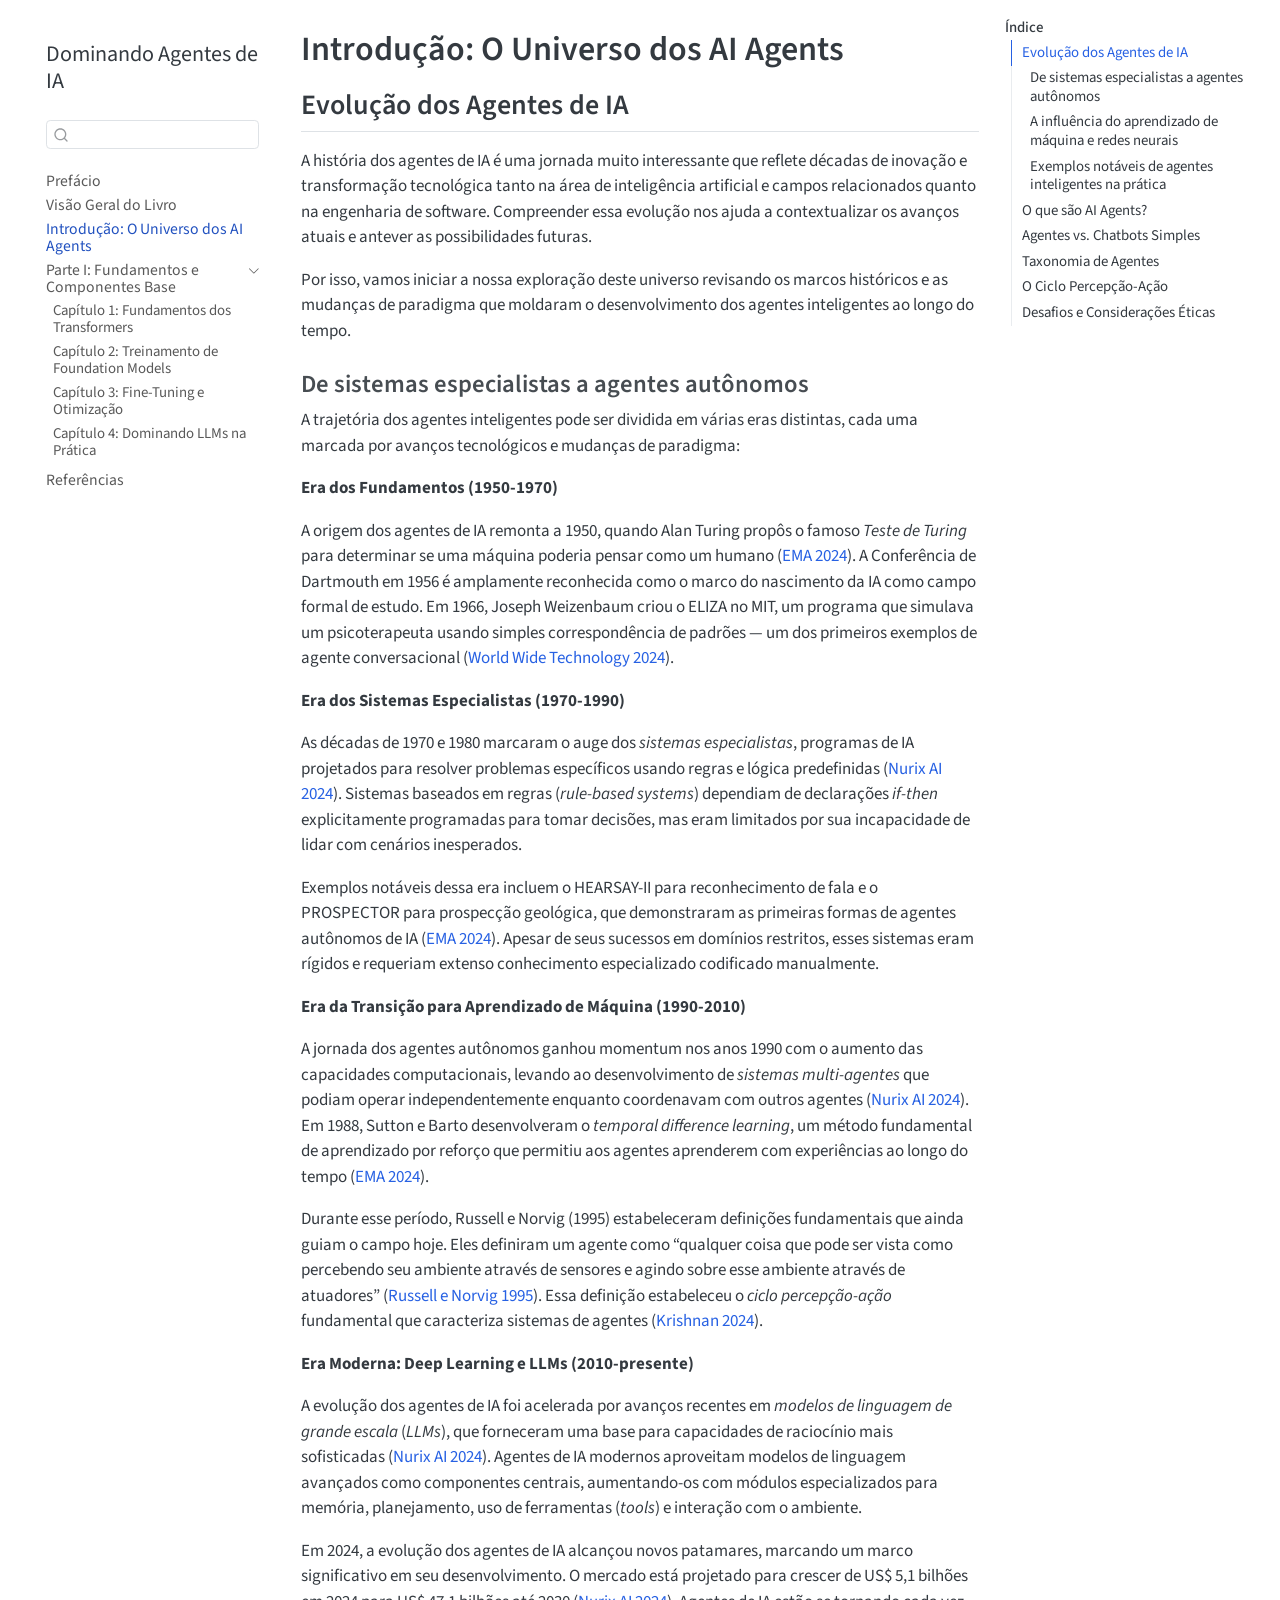
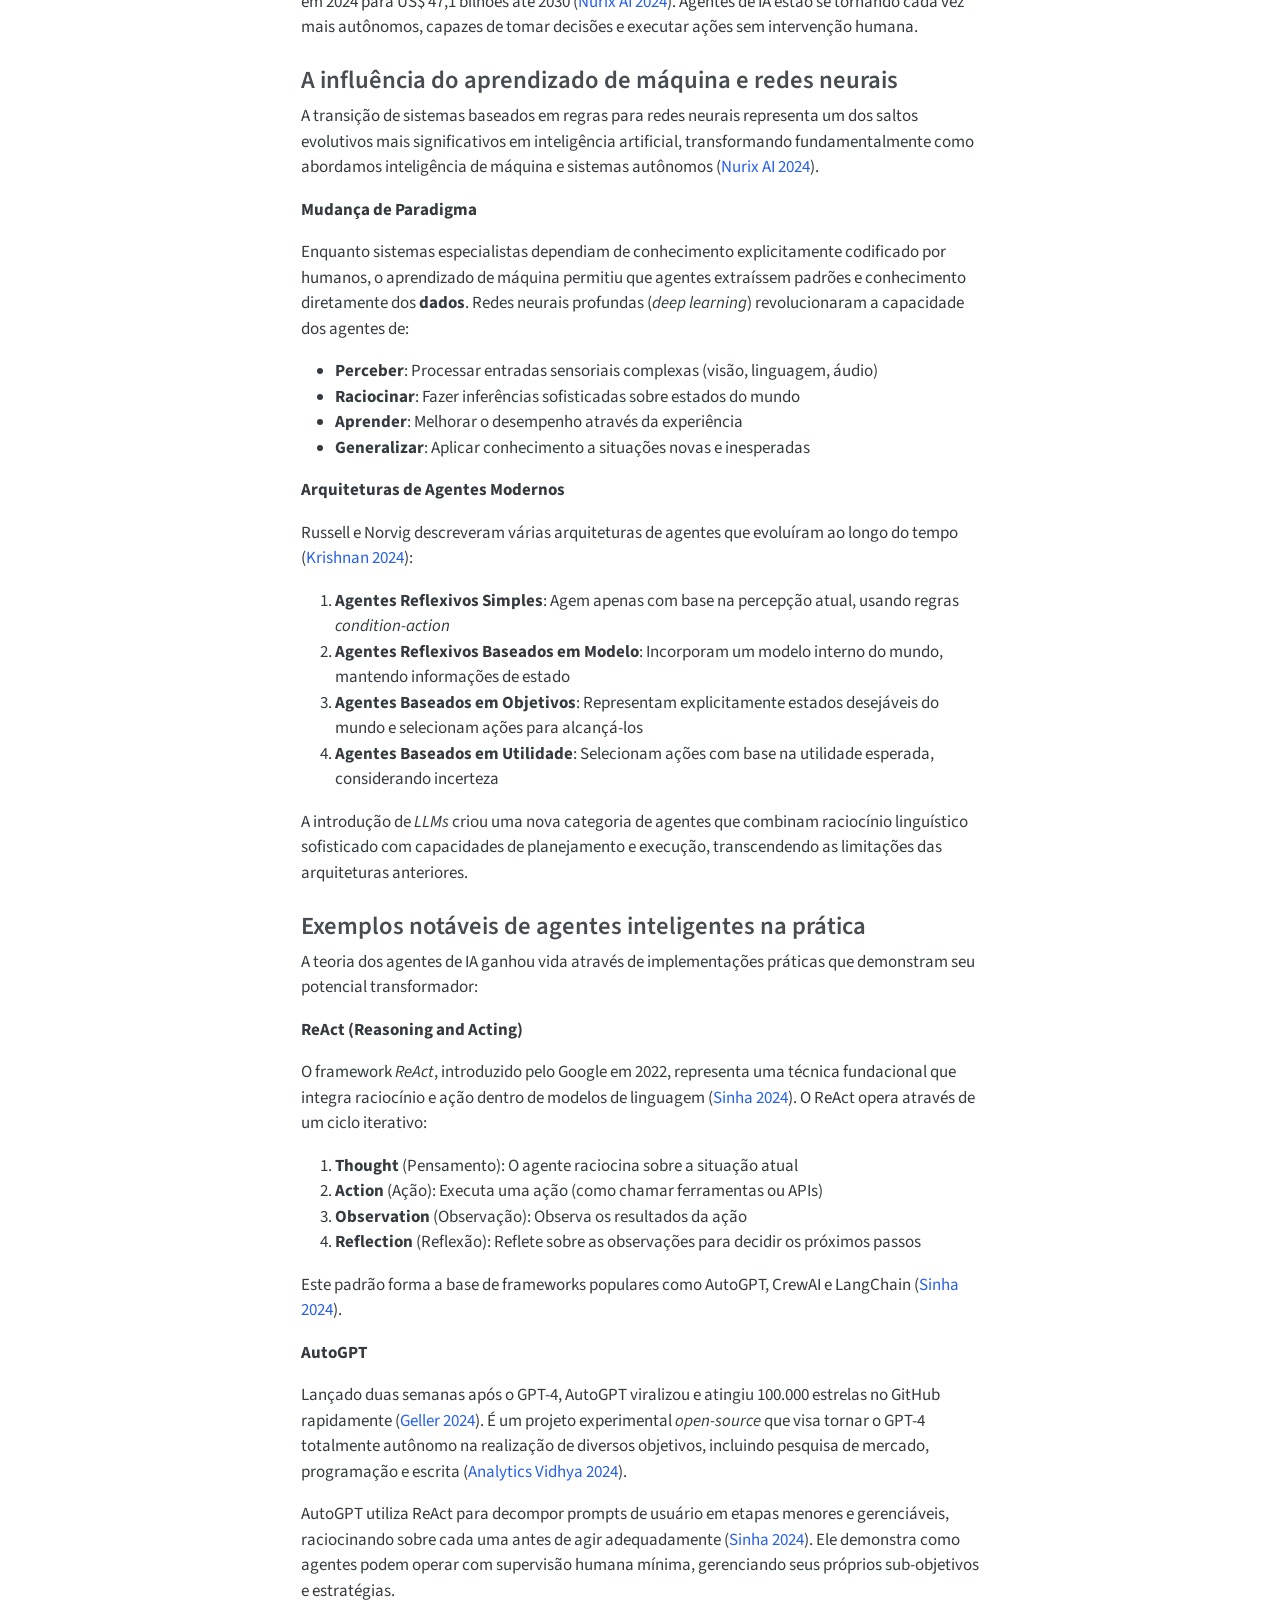
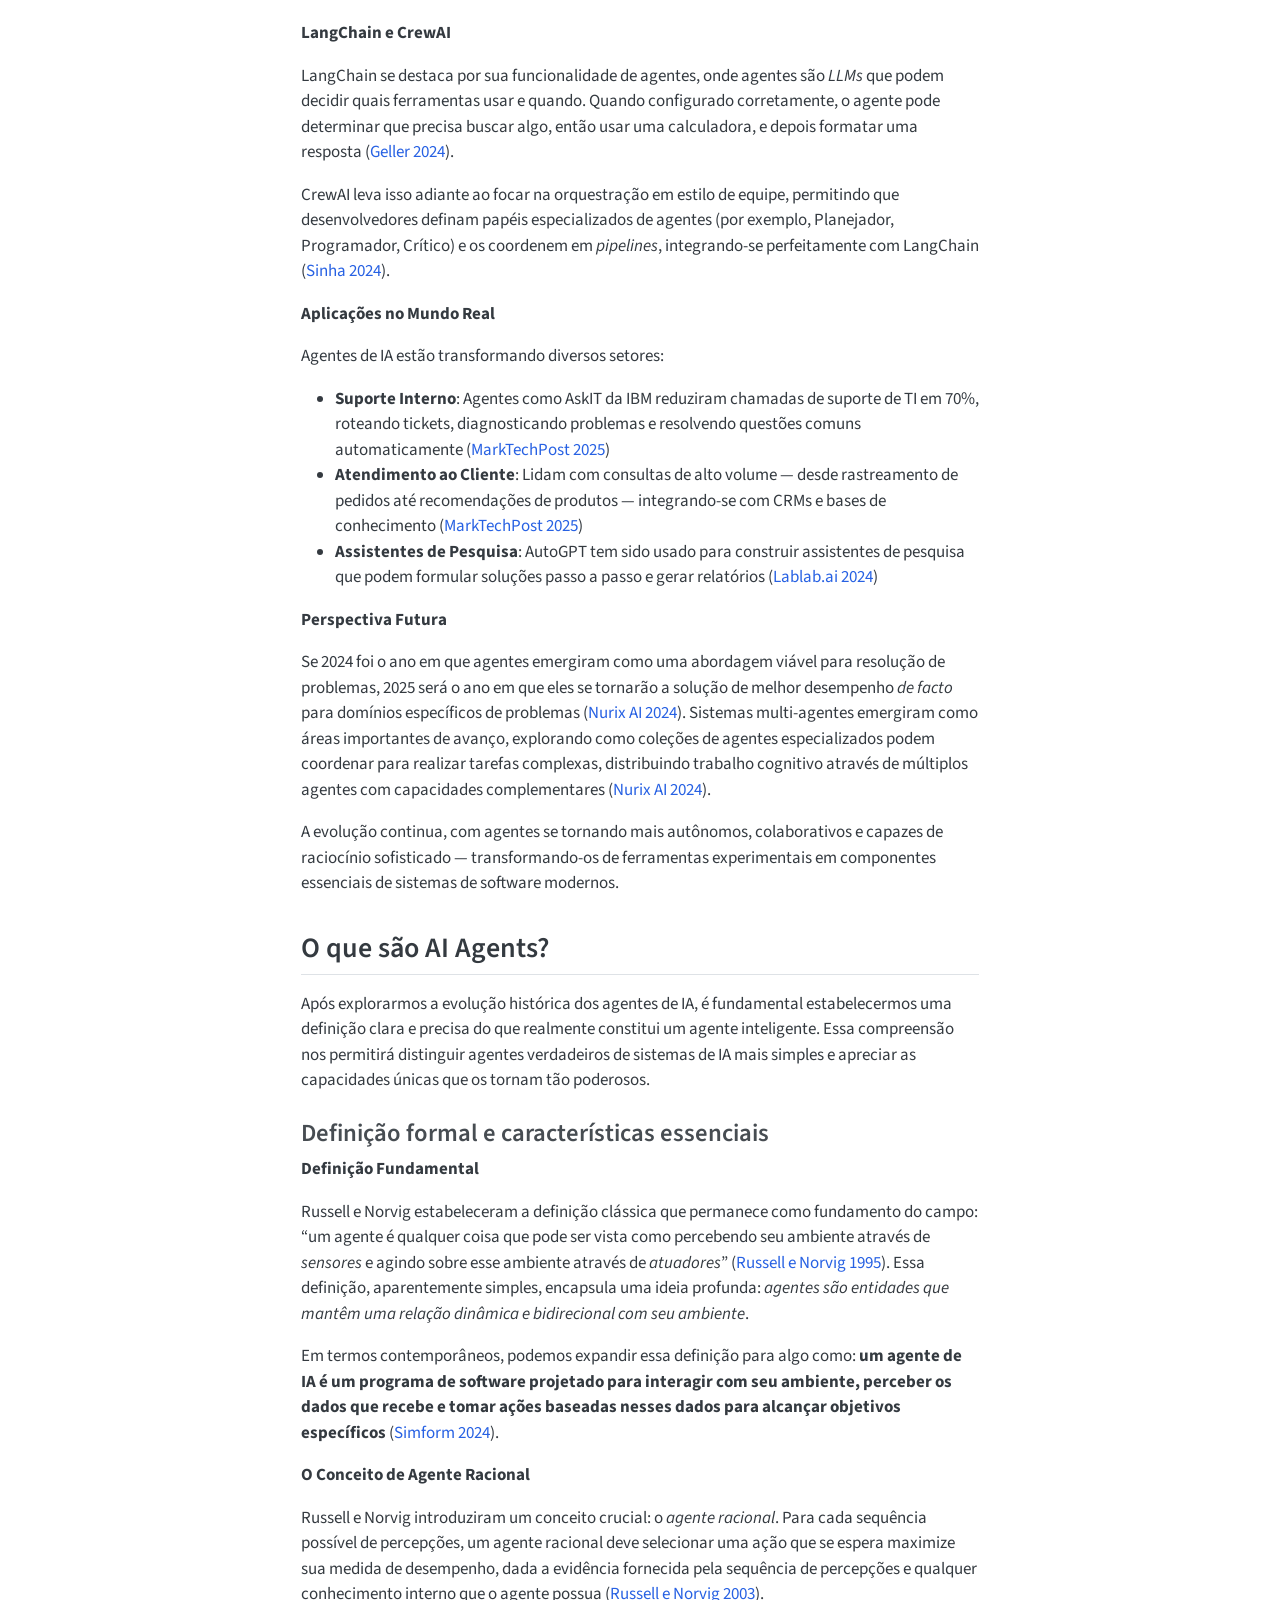
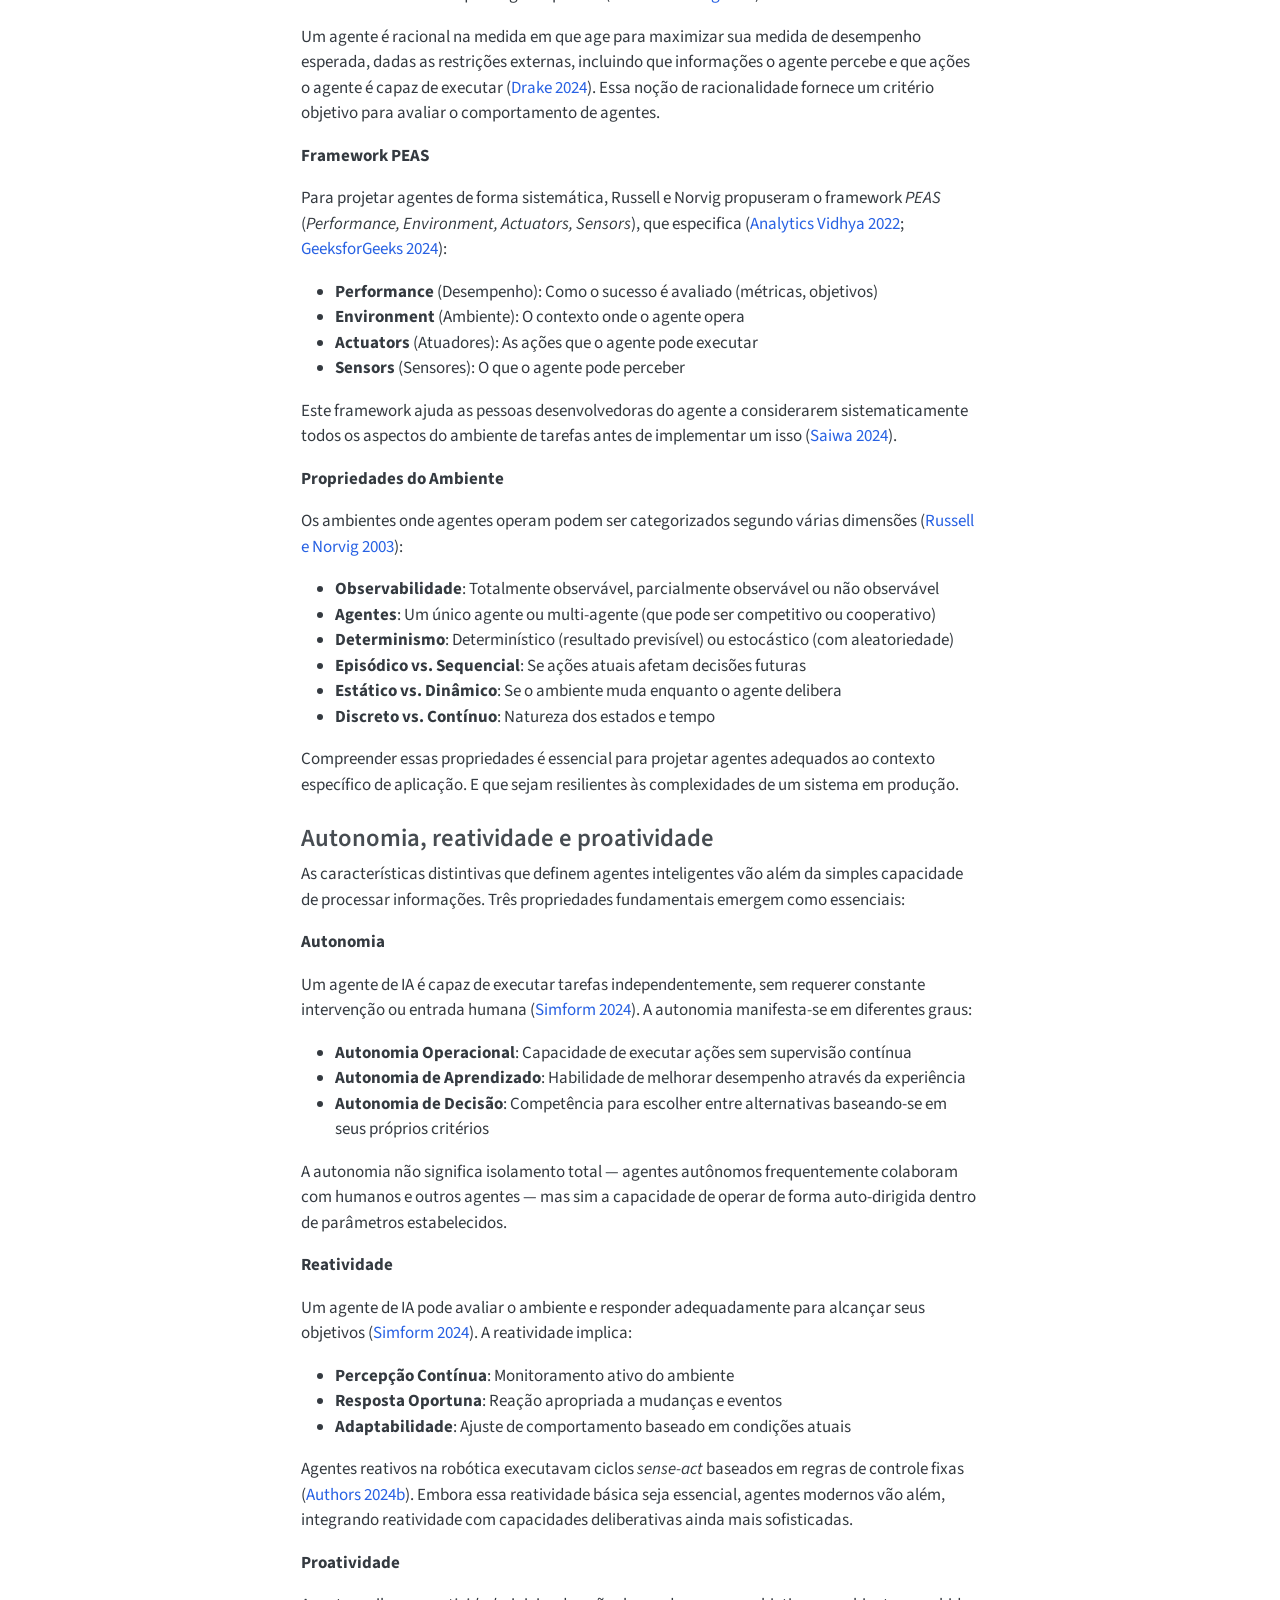
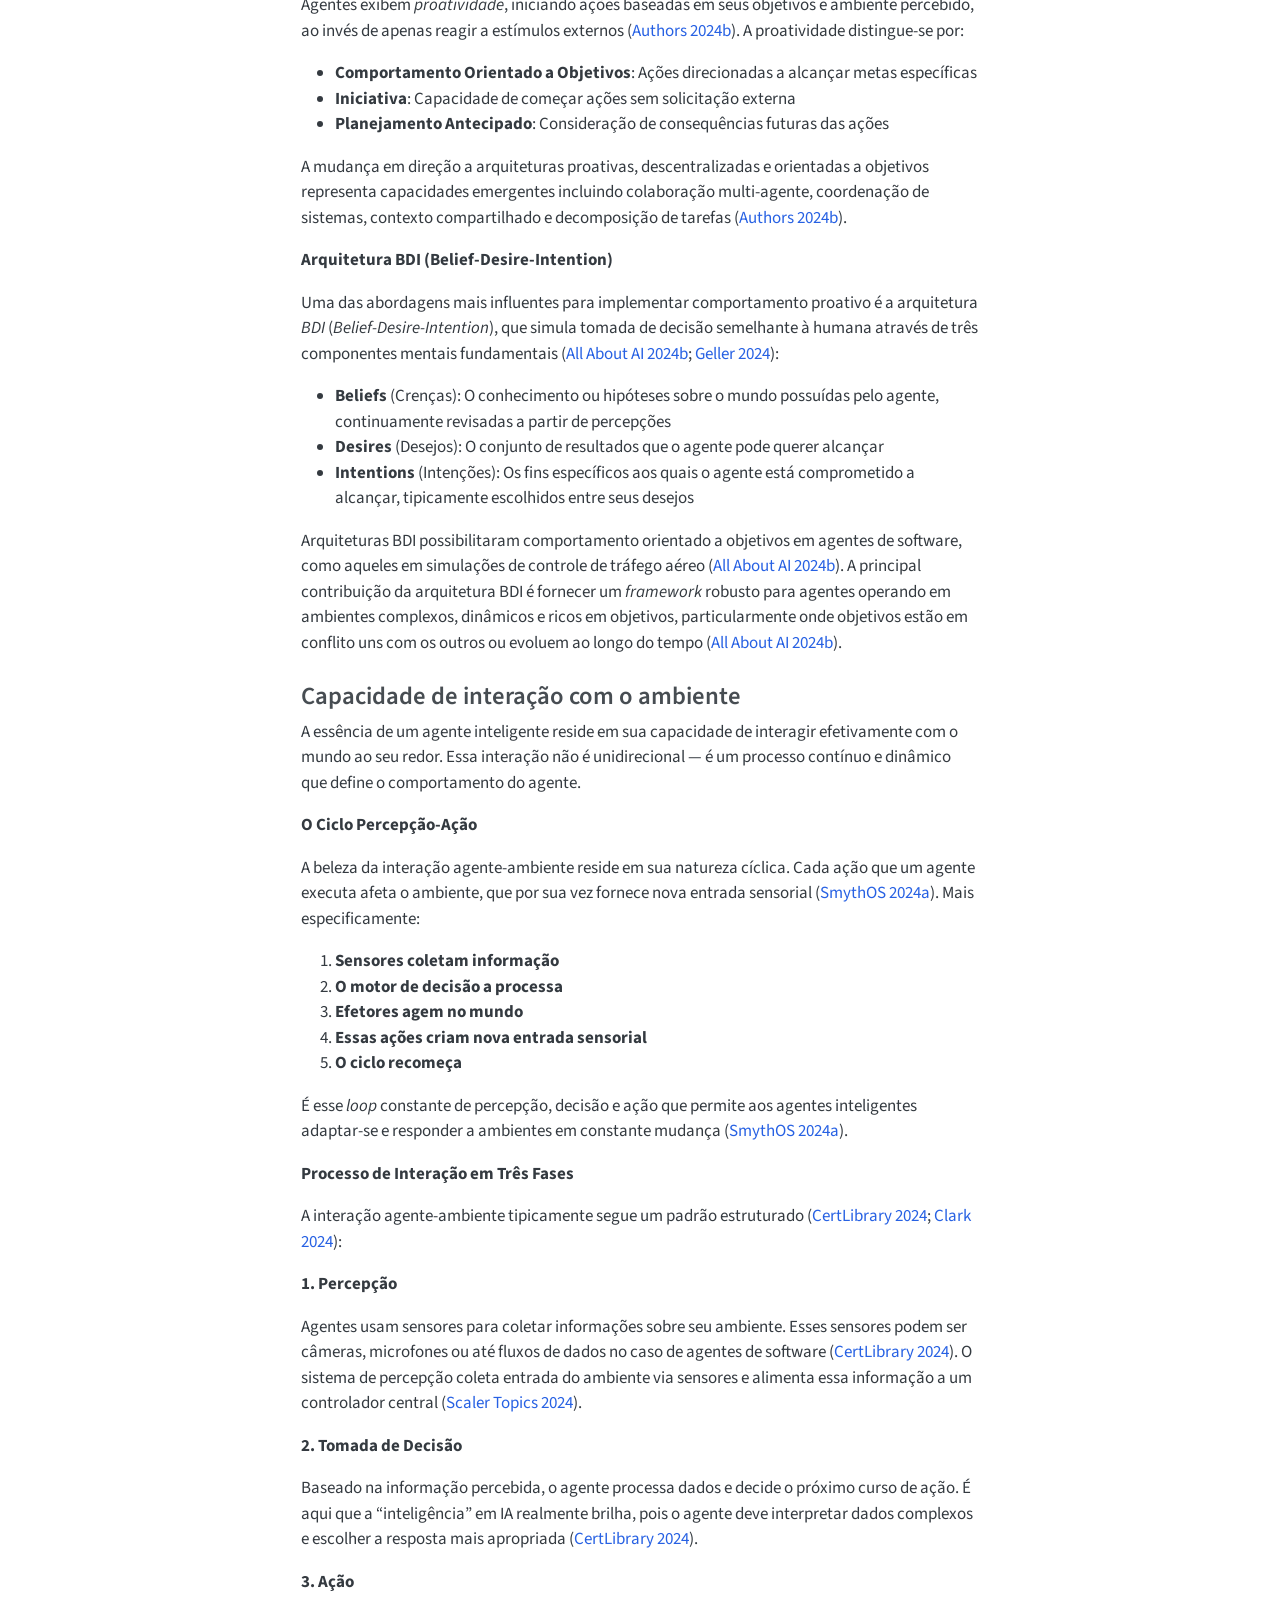
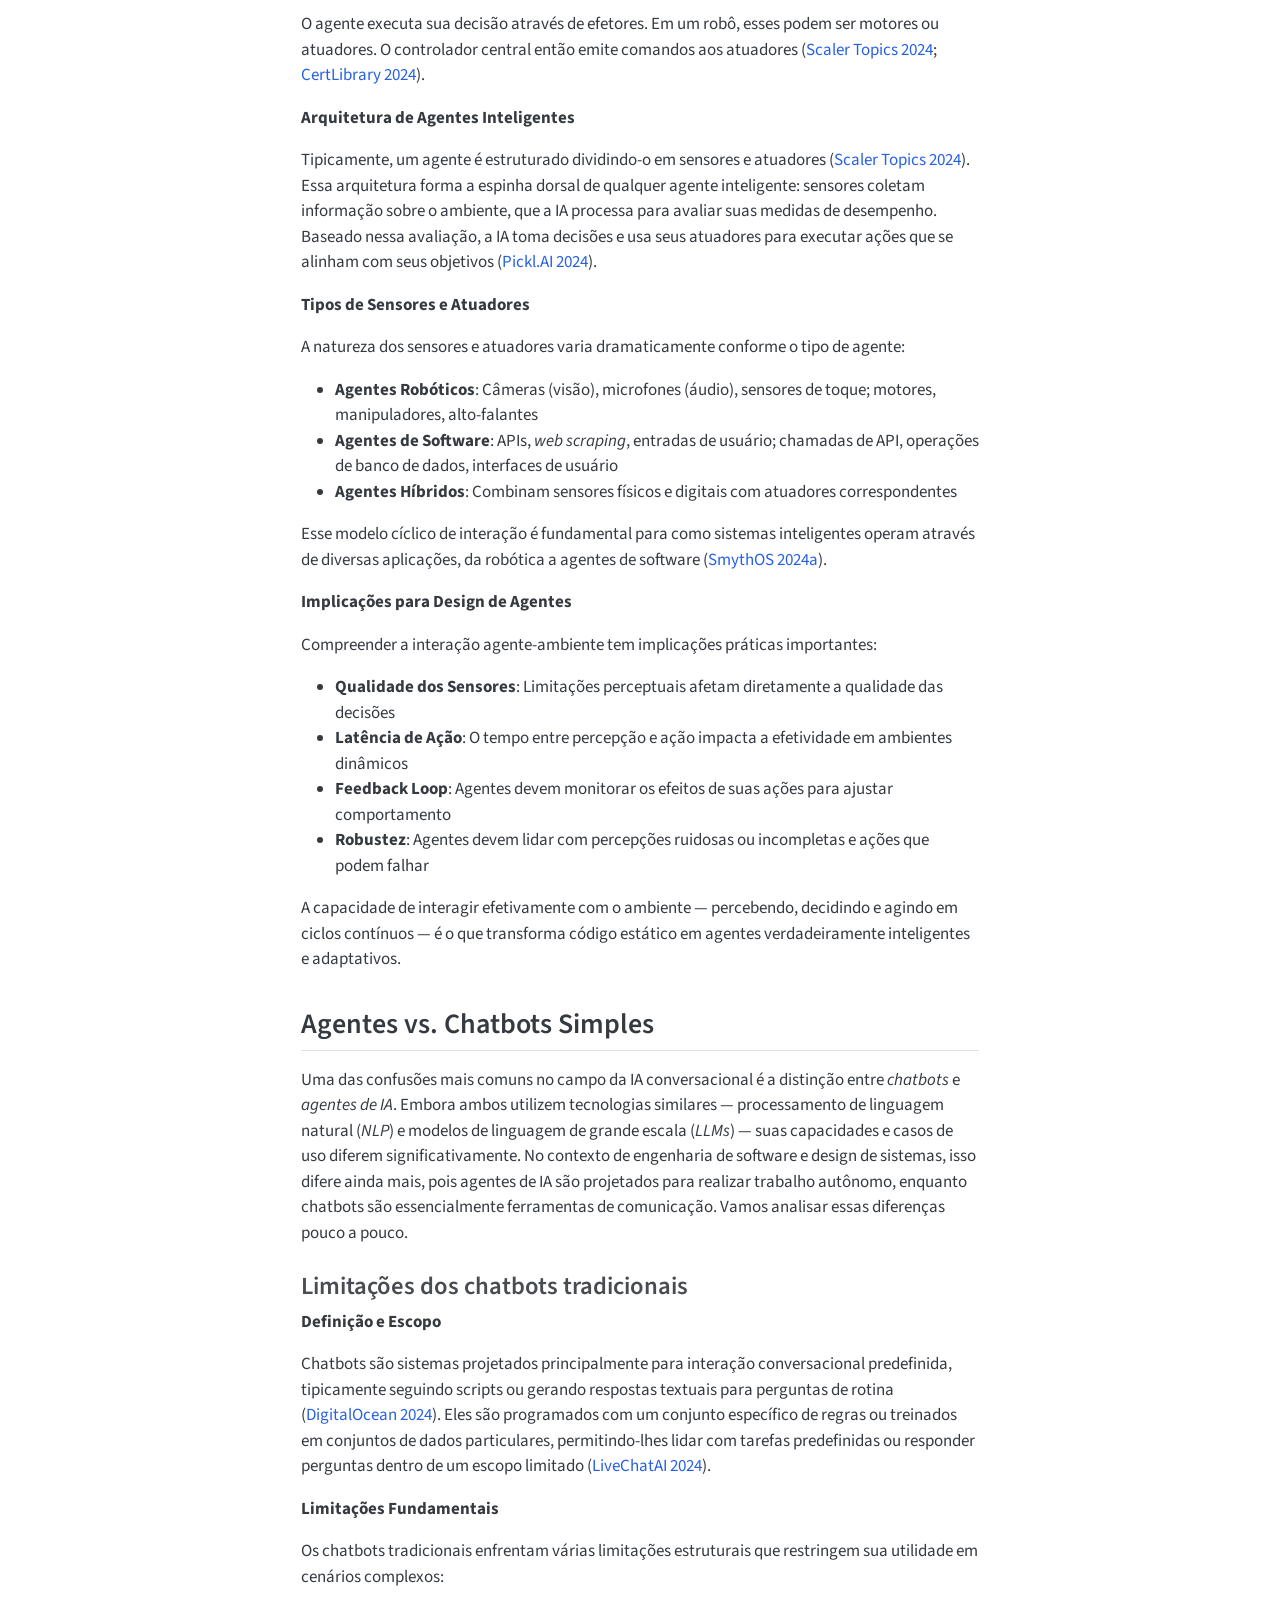
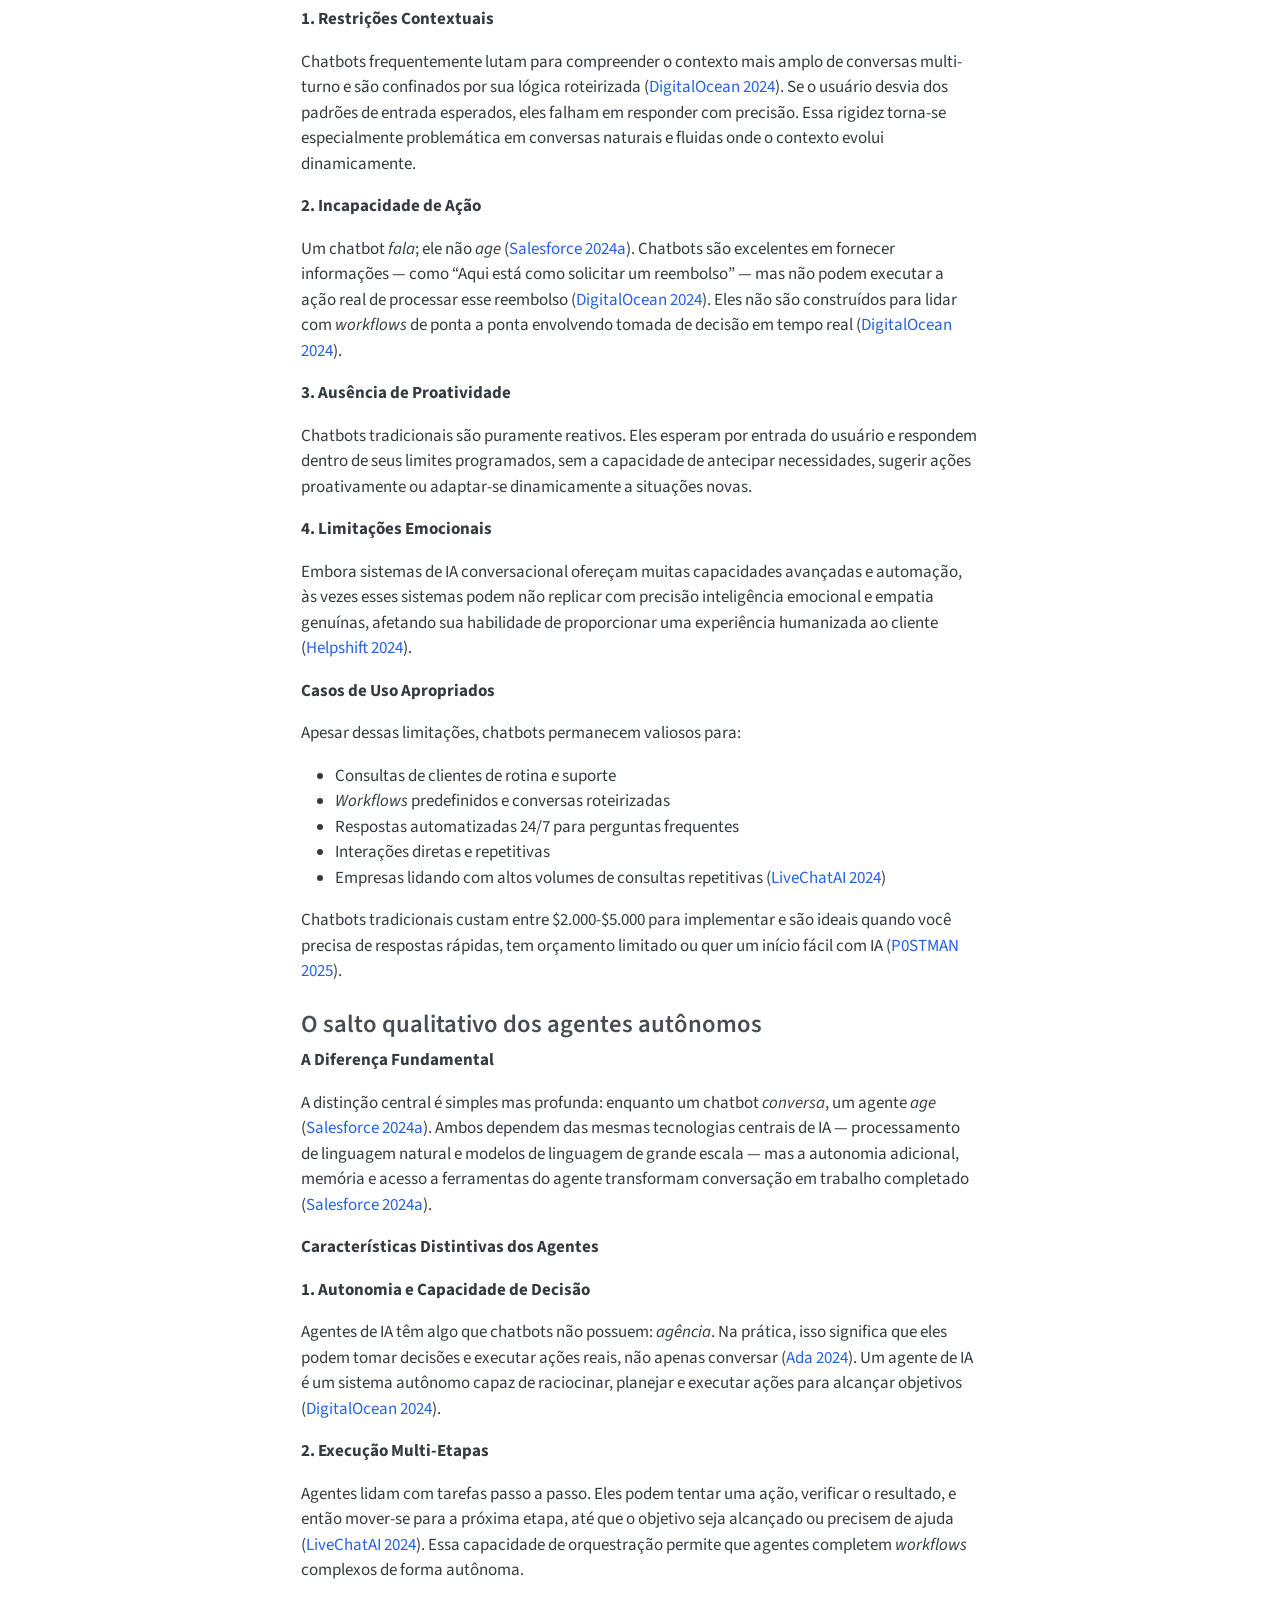
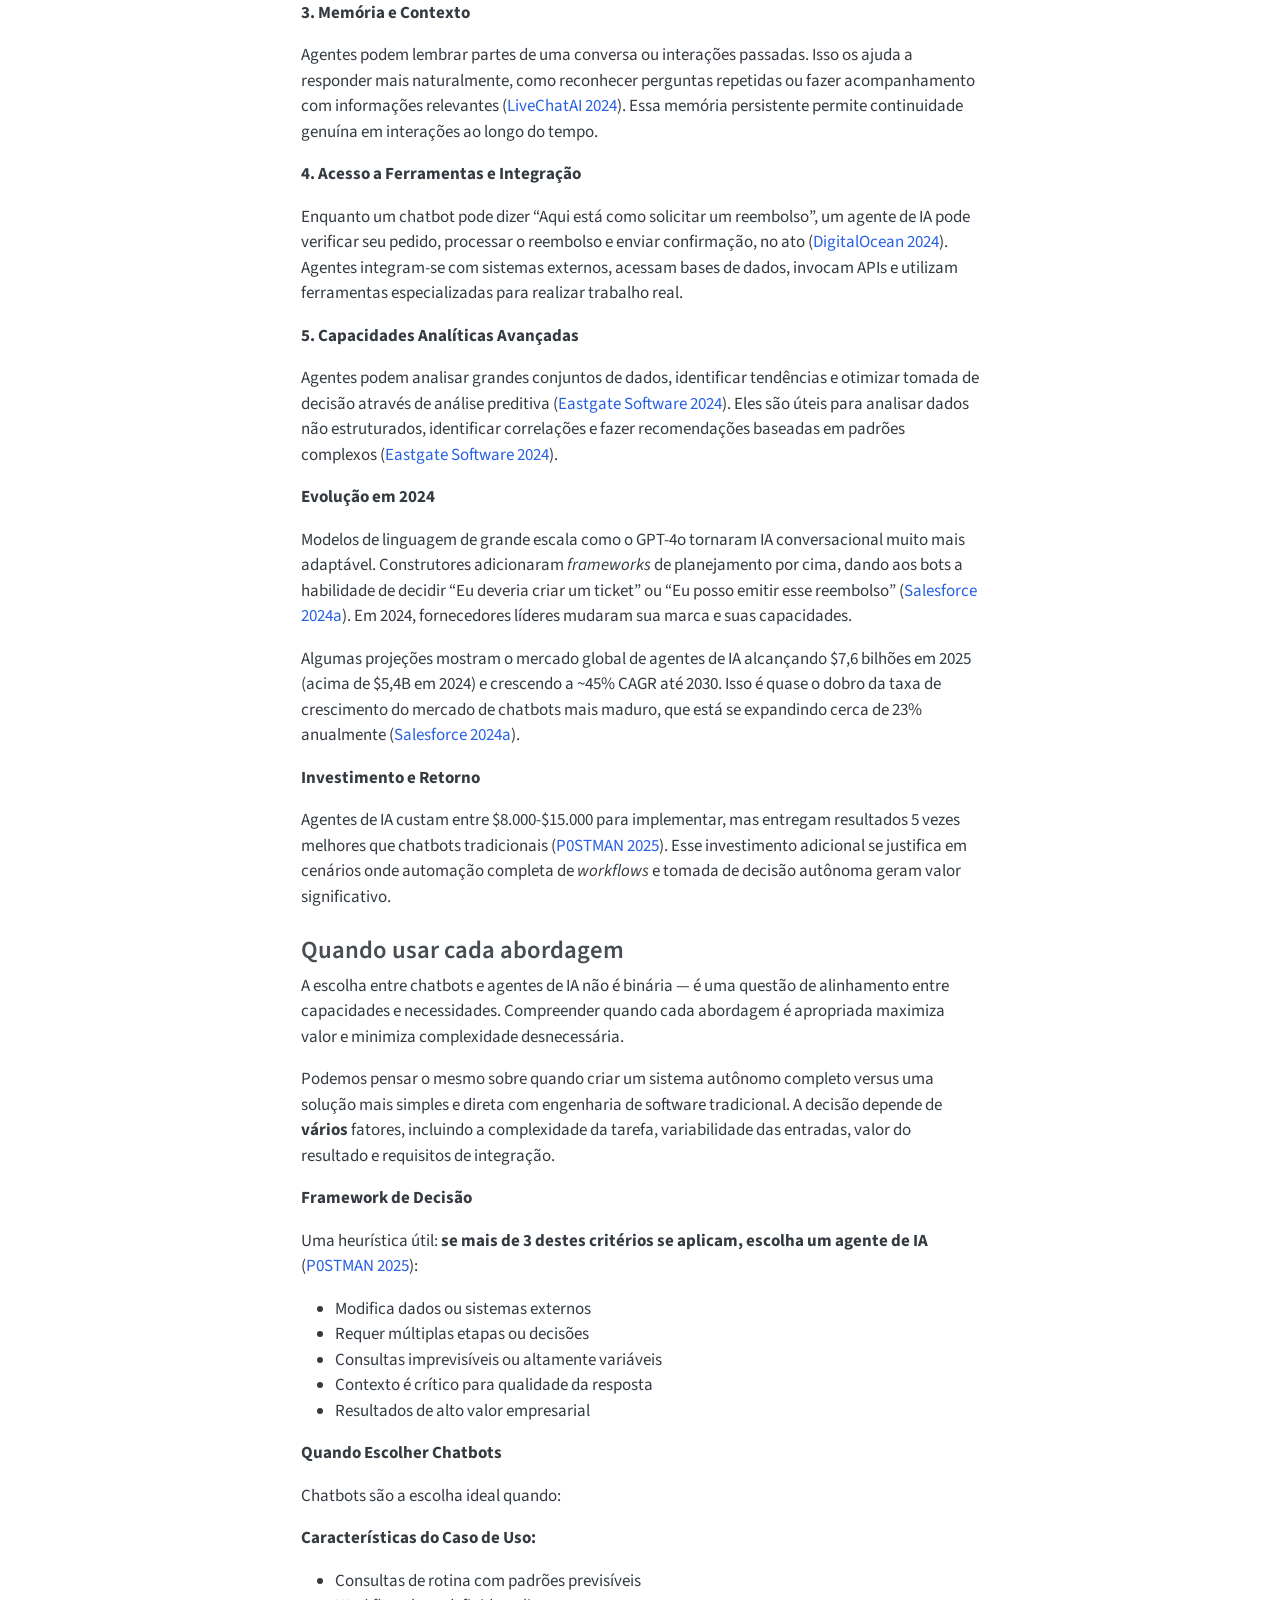
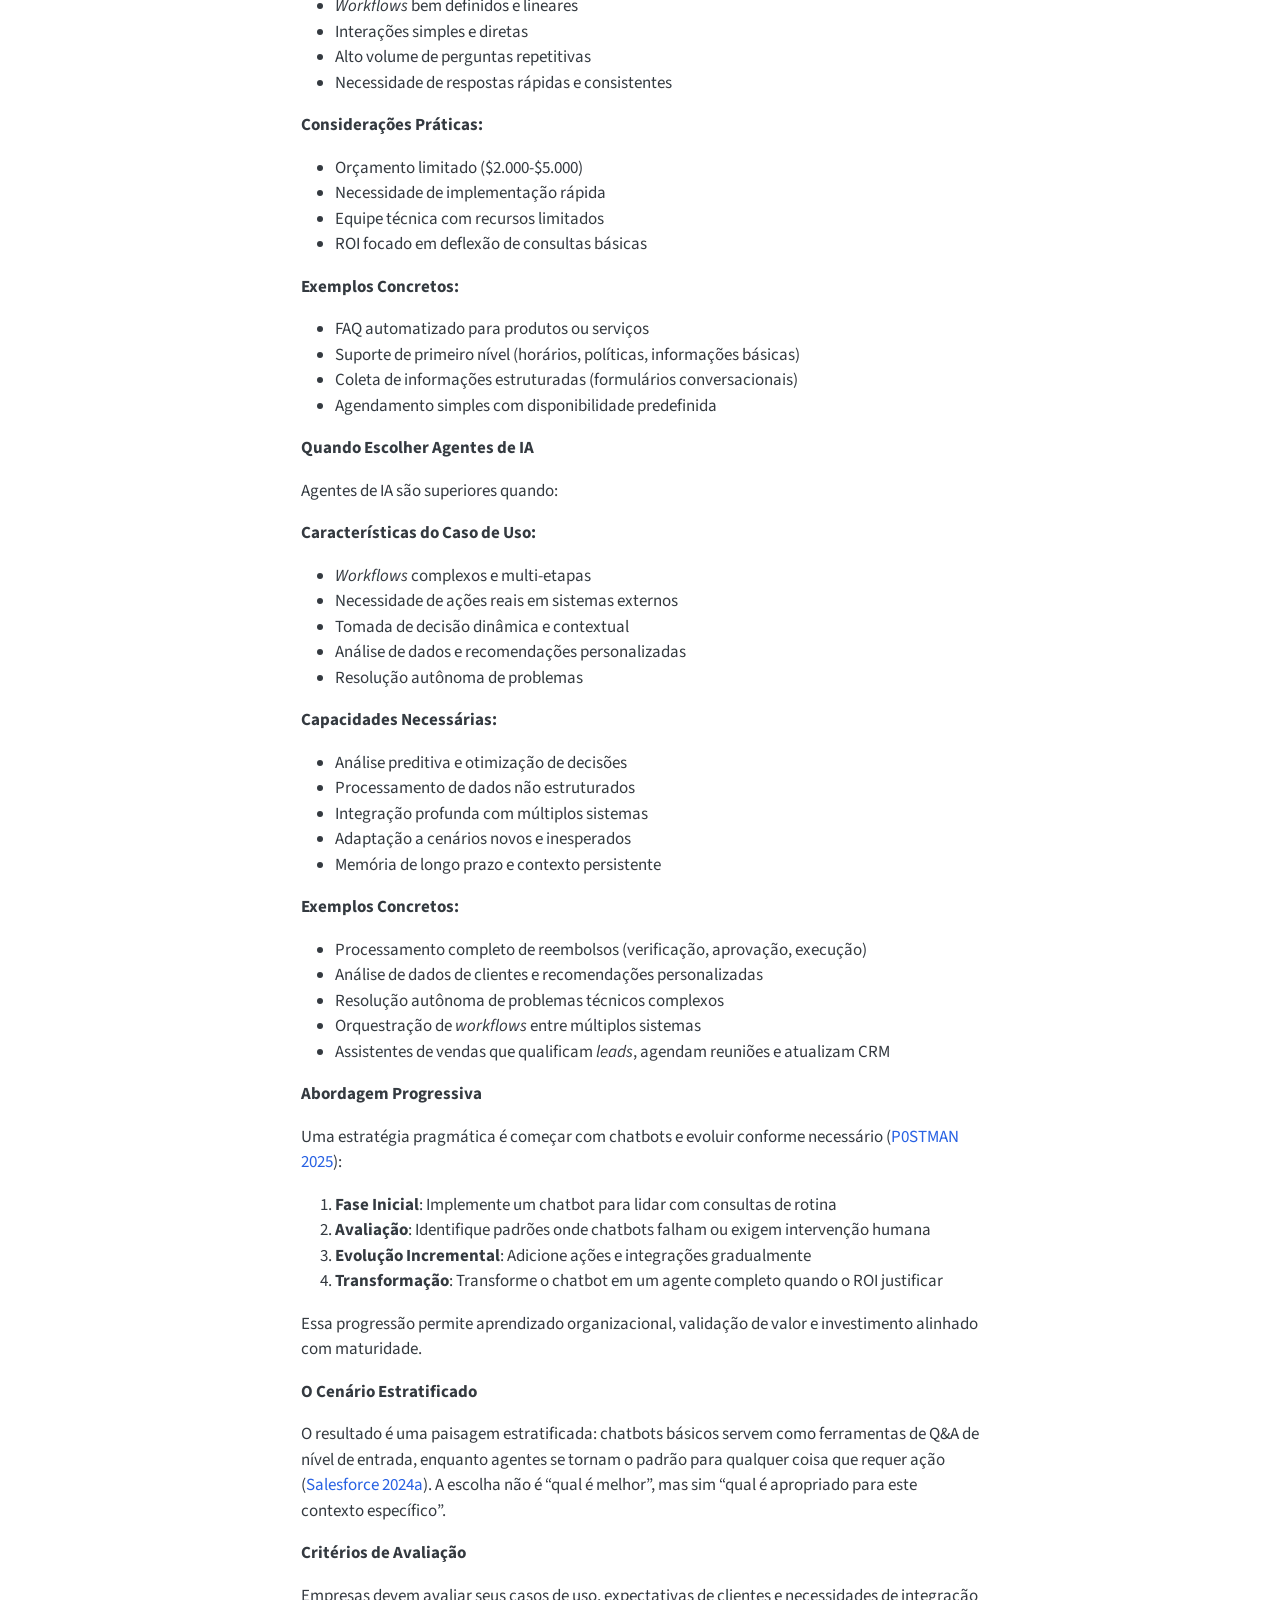
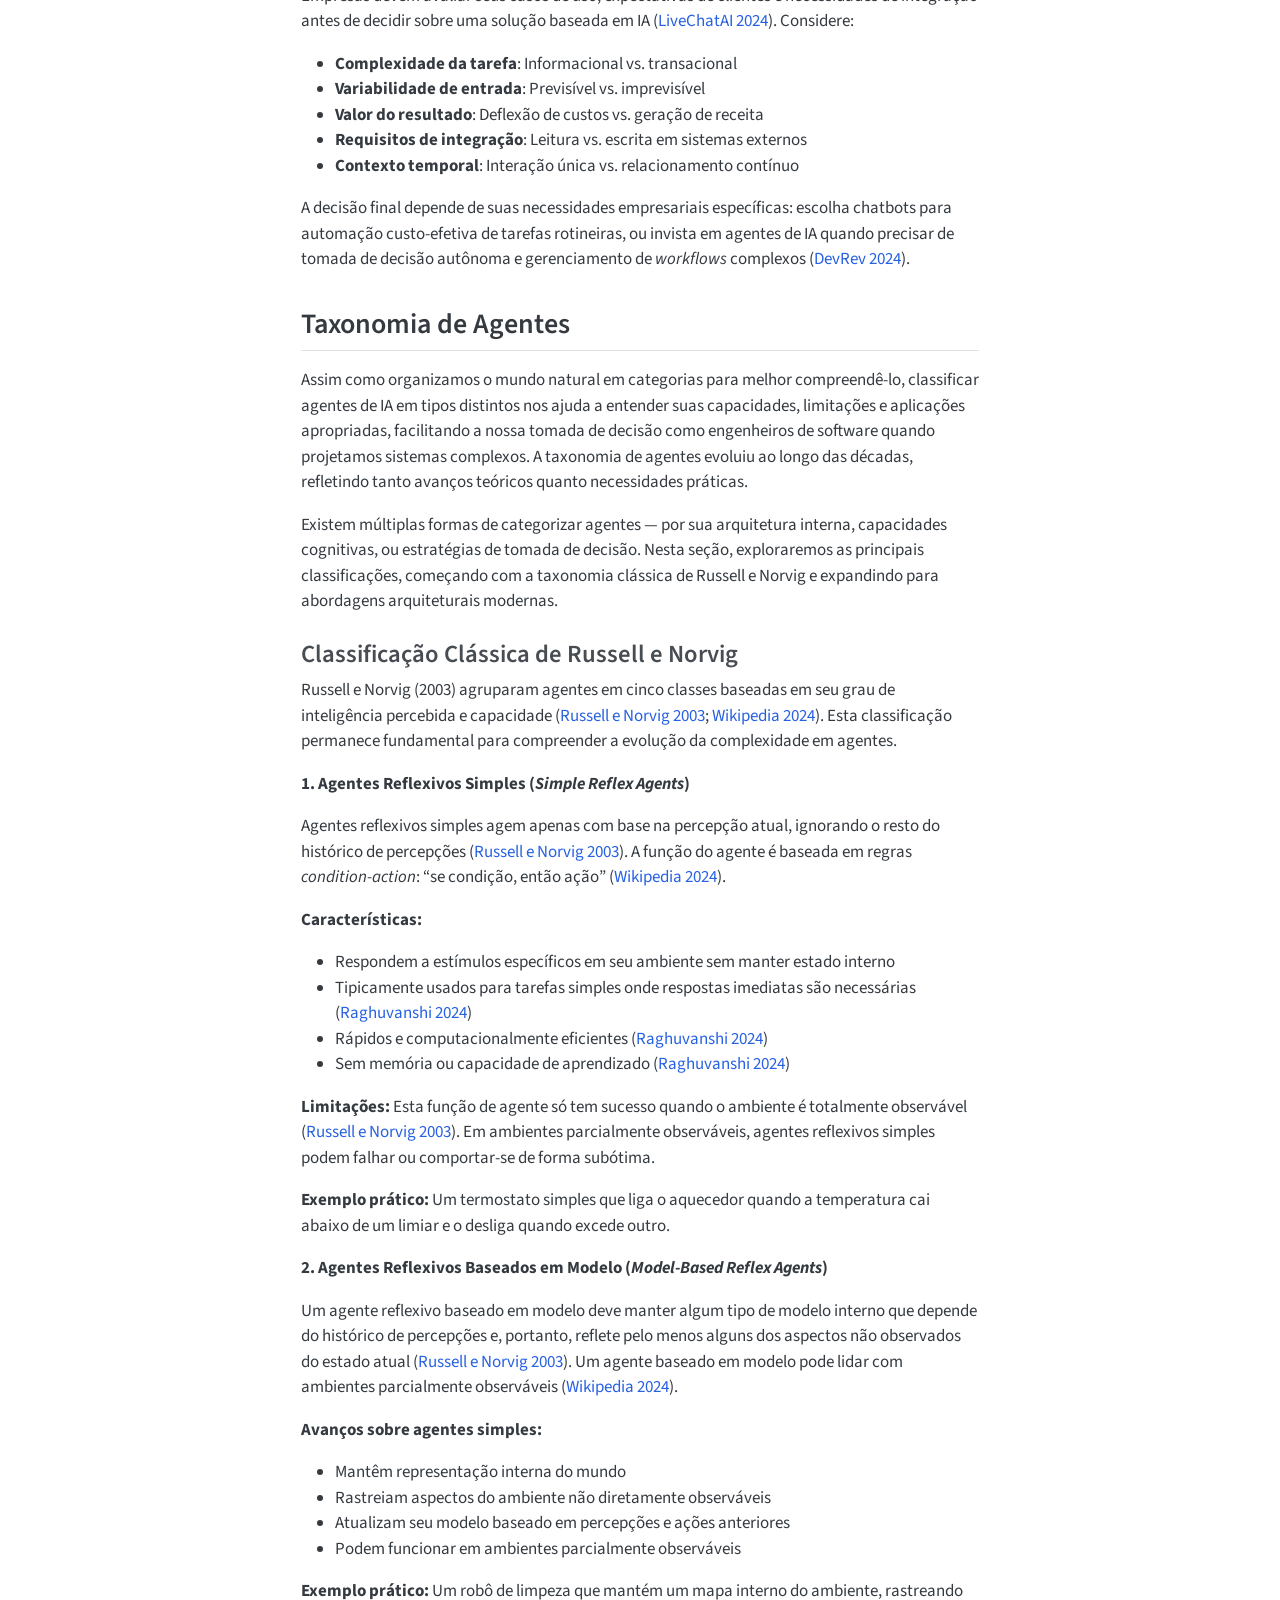
<file: chapters/01-intro.html>
<!DOCTYPE html>
<html xmlns="http://www.w3.org/1999/xhtml" lang="pt" xml:lang="pt"><head>

<meta charset="utf-8">
<meta name="generator" content="quarto-1.8.25">

<meta name="viewport" content="width=device-width, initial-scale=1.0, user-scalable=yes">


<title>Introdução: O Universo dos AI Agents – Dominando Agentes de IA</title>
<style>
code{white-space: pre-wrap;}
span.smallcaps{font-variant: small-caps;}
div.columns{display: flex; gap: min(4vw, 1.5em);}
div.column{flex: auto; overflow-x: auto;}
div.hanging-indent{margin-left: 1.5em; text-indent: -1.5em;}
ul.task-list{list-style: none;}
ul.task-list li input[type="checkbox"] {
  width: 0.8em;
  margin: 0 0.8em 0.2em -1em; /* quarto-specific, see https://github.com/quarto-dev/quarto-cli/issues/4556 */ 
  vertical-align: middle;
}
/* CSS for citations */
div.csl-bib-body { }
div.csl-entry {
  clear: both;
  margin-bottom: 0em;
}
.hanging-indent div.csl-entry {
  margin-left:2em;
  text-indent:-2em;
}
div.csl-left-margin {
  min-width:2em;
  float:left;
}
div.csl-right-inline {
  margin-left:2em;
  padding-left:1em;
}
div.csl-indent {
  margin-left: 2em;
}</style>


<script src="../site_libs/quarto-nav/quarto-nav.js"></script>
<script src="../site_libs/quarto-nav/headroom.min.js"></script>
<script src="../site_libs/clipboard/clipboard.min.js"></script>
<script src="../site_libs/quarto-search/autocomplete.umd.js"></script>
<script src="../site_libs/quarto-search/fuse.min.js"></script>
<script src="../site_libs/quarto-search/quarto-search.js"></script>
<meta name="quarto:offset" content="../">
<link href="../chapters/part-01/01-fundamentos-transformers.html" rel="next">
<link href="../chapters/00-visao-geral.html" rel="prev">
<script src="../site_libs/quarto-html/quarto.js" type="module"></script>
<script src="../site_libs/quarto-html/tabsets/tabsets.js" type="module"></script>
<script src="../site_libs/quarto-html/axe/axe-check.js" type="module"></script>
<script src="../site_libs/quarto-html/popper.min.js"></script>
<script src="../site_libs/quarto-html/tippy.umd.min.js"></script>
<script src="../site_libs/quarto-html/anchor.min.js"></script>
<link href="../site_libs/quarto-html/tippy.css" rel="stylesheet">
<link href="../site_libs/quarto-html/quarto-syntax-highlighting-7b89279ff1a6dce999919e0e67d4d9ec.css" rel="stylesheet" id="quarto-text-highlighting-styles">
<script src="../site_libs/bootstrap/bootstrap.min.js"></script>
<link href="../site_libs/bootstrap/bootstrap-icons.css" rel="stylesheet">
<link href="../site_libs/bootstrap/bootstrap-0dd2bd5de344125cf763a379ddc3eb04.min.css" rel="stylesheet" append-hash="true" id="quarto-bootstrap" data-mode="light">
<script id="quarto-search-options" type="application/json">{
  "location": "sidebar",
  "copy-button": false,
  "collapse-after": 3,
  "panel-placement": "start",
  "type": "textbox",
  "limit": 50,
  "keyboard-shortcut": [
    "f",
    "/",
    "s"
  ],
  "show-item-context": false,
  "language": {
    "search-no-results-text": "Nenhum resultado",
    "search-matching-documents-text": "documentos correspondentes",
    "search-copy-link-title": "Copiar link para a busca",
    "search-hide-matches-text": "Esconder correspondências adicionais",
    "search-more-match-text": "mais correspondência neste documento",
    "search-more-matches-text": "mais correspondências neste documento",
    "search-clear-button-title": "Limpar",
    "search-text-placeholder": "",
    "search-detached-cancel-button-title": "Cancelar",
    "search-submit-button-title": "Enviar",
    "search-label": "Procurar"
  }
}</script>


<link rel="stylesheet" href="../styles.css">
</head>

<body class="nav-sidebar floating quarto-light">

<div id="quarto-search-results"></div>
  <header id="quarto-header" class="headroom fixed-top">
  <nav class="quarto-secondary-nav">
    <div class="container-fluid d-flex">
      <button type="button" class="quarto-btn-toggle btn" data-bs-toggle="collapse" role="button" data-bs-target=".quarto-sidebar-collapse-item" aria-controls="quarto-sidebar" aria-expanded="false" aria-label="Alternar barra lateral" onclick="if (window.quartoToggleHeadroom) { window.quartoToggleHeadroom(); }">
        <i class="bi bi-layout-text-sidebar-reverse"></i>
      </button>
        <nav class="quarto-page-breadcrumbs" aria-label="breadcrumb"><ol class="breadcrumb"><li class="breadcrumb-item"><a href="../chapters/01-intro.html">Introdução: O Universo dos AI Agents</a></li></ol></nav>
        <a class="flex-grow-1" role="navigation" data-bs-toggle="collapse" data-bs-target=".quarto-sidebar-collapse-item" aria-controls="quarto-sidebar" aria-expanded="false" aria-label="Alternar barra lateral" onclick="if (window.quartoToggleHeadroom) { window.quartoToggleHeadroom(); }">      
        </a>
      <button type="button" class="btn quarto-search-button" aria-label="Procurar" onclick="window.quartoOpenSearch();">
        <i class="bi bi-search"></i>
      </button>
    </div>
  </nav>
</header>
<!-- content -->
<div id="quarto-content" class="quarto-container page-columns page-rows-contents page-layout-article">
<!-- sidebar -->
  <nav id="quarto-sidebar" class="sidebar collapse collapse-horizontal quarto-sidebar-collapse-item sidebar-navigation floating overflow-auto">
    <div class="pt-lg-2 mt-2 text-left sidebar-header sidebar-header-stacked">
      <a href="../index.html" class="sidebar-logo-link">
      </a>
    <div class="sidebar-title mb-0 py-0">
      <a href="../">Dominando Agentes de IA</a> 
    </div>
      </div>
        <div class="mt-2 flex-shrink-0 align-items-center">
        <div class="sidebar-search">
        <div id="quarto-search" class="" title="Procurar"></div>
        </div>
        </div>
    <div class="sidebar-menu-container"> 
    <ul class="list-unstyled mt-1">
        <li class="sidebar-item">
  <div class="sidebar-item-container"> 
  <a href="../index.html" class="sidebar-item-text sidebar-link">
 <span class="menu-text">Prefácio</span></a>
  </div>
</li>
        <li class="sidebar-item">
  <div class="sidebar-item-container"> 
  <a href="../chapters/00-visao-geral.html" class="sidebar-item-text sidebar-link">
 <span class="menu-text">Visão Geral do Livro</span></a>
  </div>
</li>
        <li class="sidebar-item">
  <div class="sidebar-item-container"> 
  <a href="../chapters/01-intro.html" class="sidebar-item-text sidebar-link active">
 <span class="menu-text">Introdução: O Universo dos AI Agents</span></a>
  </div>
</li>
        <li class="sidebar-item sidebar-item-section">
      <div class="sidebar-item-container"> 
            <a class="sidebar-item-text sidebar-link text-start" data-bs-toggle="collapse" data-bs-target="#quarto-sidebar-section-1" role="navigation" aria-expanded="true">
 <span class="menu-text">Parte I: Fundamentos e Componentes Base</span></a>
          <a class="sidebar-item-toggle text-start" data-bs-toggle="collapse" data-bs-target="#quarto-sidebar-section-1" role="navigation" aria-expanded="true" aria-label="Alternar seção">
            <i class="bi bi-chevron-right ms-2"></i>
          </a> 
      </div>
      <ul id="quarto-sidebar-section-1" class="collapse list-unstyled sidebar-section depth1 show">  
          <li class="sidebar-item">
  <div class="sidebar-item-container"> 
  <a href="../chapters/part-01/01-fundamentos-transformers.html" class="sidebar-item-text sidebar-link">
 <span class="menu-text">Capítulo 1: Fundamentos dos Transformers</span></a>
  </div>
</li>
          <li class="sidebar-item">
  <div class="sidebar-item-container"> 
  <a href="../chapters/part-01/02-treinamento-foundation-models.html" class="sidebar-item-text sidebar-link">
 <span class="menu-text">Capítulo 2: Treinamento de Foundation Models</span></a>
  </div>
</li>
          <li class="sidebar-item">
  <div class="sidebar-item-container"> 
  <a href="../chapters/part-01/03-fine-tuning-otimizacao.html" class="sidebar-item-text sidebar-link">
 <span class="menu-text">Capítulo 3: Fine-Tuning e Otimização</span></a>
  </div>
</li>
          <li class="sidebar-item">
  <div class="sidebar-item-container"> 
  <a href="../chapters/part-01/04-dominando-llms-pratica.html" class="sidebar-item-text sidebar-link">
 <span class="menu-text">Capítulo 4: Dominando LLMs na Prática</span></a>
  </div>
</li>
      </ul>
  </li>
        <li class="sidebar-item">
  <div class="sidebar-item-container"> 
  <a href="../chapters/99-references.html" class="sidebar-item-text sidebar-link">
 <span class="menu-text">Referências</span></a>
  </div>
</li>
    </ul>
    </div>
</nav>
<div id="quarto-sidebar-glass" class="quarto-sidebar-collapse-item" data-bs-toggle="collapse" data-bs-target=".quarto-sidebar-collapse-item"></div>
<!-- margin-sidebar -->
    <div id="quarto-margin-sidebar" class="sidebar margin-sidebar">
        <nav id="TOC" role="doc-toc" class="toc-active">
    <h2 id="toc-title">Índice</h2>
   
  <ul>
  <li><a href="#evolução-dos-agentes-de-ia" id="toc-evolução-dos-agentes-de-ia" class="nav-link active" data-scroll-target="#evolução-dos-agentes-de-ia">Evolução dos Agentes de IA</a>
  <ul class="collapse">
  <li><a href="#de-sistemas-especialistas-a-agentes-autônomos" id="toc-de-sistemas-especialistas-a-agentes-autônomos" class="nav-link" data-scroll-target="#de-sistemas-especialistas-a-agentes-autônomos">De sistemas especialistas a agentes autônomos</a></li>
  <li><a href="#a-influência-do-aprendizado-de-máquina-e-redes-neurais" id="toc-a-influência-do-aprendizado-de-máquina-e-redes-neurais" class="nav-link" data-scroll-target="#a-influência-do-aprendizado-de-máquina-e-redes-neurais">A influência do aprendizado de máquina e redes neurais</a></li>
  <li><a href="#exemplos-notáveis-de-agentes-inteligentes-na-prática" id="toc-exemplos-notáveis-de-agentes-inteligentes-na-prática" class="nav-link" data-scroll-target="#exemplos-notáveis-de-agentes-inteligentes-na-prática">Exemplos notáveis de agentes inteligentes na prática</a></li>
  </ul></li>
  <li><a href="#o-que-são-ai-agents" id="toc-o-que-são-ai-agents" class="nav-link" data-scroll-target="#o-que-são-ai-agents">O que são AI Agents?</a>
  <ul class="collapse">
  <li><a href="#definição-formal-e-características-essenciais" id="toc-definição-formal-e-características-essenciais" class="nav-link" data-scroll-target="#definição-formal-e-características-essenciais">Definição formal e características essenciais</a></li>
  <li><a href="#autonomia-reatividade-e-proatividade" id="toc-autonomia-reatividade-e-proatividade" class="nav-link" data-scroll-target="#autonomia-reatividade-e-proatividade">Autonomia, reatividade e proatividade</a></li>
  <li><a href="#capacidade-de-interação-com-o-ambiente" id="toc-capacidade-de-interação-com-o-ambiente" class="nav-link" data-scroll-target="#capacidade-de-interação-com-o-ambiente">Capacidade de interação com o ambiente</a></li>
  </ul></li>
  <li><a href="#agentes-vs.-chatbots-simples" id="toc-agentes-vs.-chatbots-simples" class="nav-link" data-scroll-target="#agentes-vs.-chatbots-simples">Agentes vs.&nbsp;Chatbots Simples</a>
  <ul class="collapse">
  <li><a href="#limitações-dos-chatbots-tradicionais" id="toc-limitações-dos-chatbots-tradicionais" class="nav-link" data-scroll-target="#limitações-dos-chatbots-tradicionais">Limitações dos chatbots tradicionais</a></li>
  <li><a href="#o-salto-qualitativo-dos-agentes-autônomos" id="toc-o-salto-qualitativo-dos-agentes-autônomos" class="nav-link" data-scroll-target="#o-salto-qualitativo-dos-agentes-autônomos">O salto qualitativo dos agentes autônomos</a></li>
  <li><a href="#quando-usar-cada-abordagem" id="toc-quando-usar-cada-abordagem" class="nav-link" data-scroll-target="#quando-usar-cada-abordagem">Quando usar cada abordagem</a></li>
  </ul></li>
  <li><a href="#taxonomia-de-agentes" id="toc-taxonomia-de-agentes" class="nav-link" data-scroll-target="#taxonomia-de-agentes">Taxonomia de Agentes</a>
  <ul class="collapse">
  <li><a href="#classificação-clássica-de-russell-e-norvig" id="toc-classificação-clássica-de-russell-e-norvig" class="nav-link" data-scroll-target="#classificação-clássica-de-russell-e-norvig">Classificação Clássica de Russell e Norvig</a></li>
  <li><a href="#agentes-reativos-stimulus-response" id="toc-agentes-reativos-stimulus-response" class="nav-link" data-scroll-target="#agentes-reativos-stimulus-response">Agentes reativos (<em>stimulus-response</em>)</a></li>
  <li><a href="#agentes-deliberativos-goal-driven" id="toc-agentes-deliberativos-goal-driven" class="nav-link" data-scroll-target="#agentes-deliberativos-goal-driven">Agentes deliberativos (<em>goal-driven</em>)</a></li>
  <li><a href="#agentes-híbridos" id="toc-agentes-híbridos" class="nav-link" data-scroll-target="#agentes-híbridos">Agentes híbridos</a></li>
  <li><a href="#agentes-de-aprendizado" id="toc-agentes-de-aprendizado" class="nav-link" data-scroll-target="#agentes-de-aprendizado">Agentes de aprendizado</a></li>
  </ul></li>
  <li><a href="#o-ciclo-percepção-ação" id="toc-o-ciclo-percepção-ação" class="nav-link" data-scroll-target="#o-ciclo-percepção-ação">O Ciclo Percepção-Ação</a>
  <ul class="collapse">
  <li><a href="#observação-do-ambiente" id="toc-observação-do-ambiente" class="nav-link" data-scroll-target="#observação-do-ambiente">Observação do ambiente</a></li>
  <li><a href="#processamento-e-raciocínio" id="toc-processamento-e-raciocínio" class="nav-link" data-scroll-target="#processamento-e-raciocínio">Processamento e raciocínio</a></li>
  <li><a href="#tomada-de-decisão" id="toc-tomada-de-decisão" class="nav-link" data-scroll-target="#tomada-de-decisão">Tomada de decisão</a></li>
  <li><a href="#execução-de-ações" id="toc-execução-de-ações" class="nav-link" data-scroll-target="#execução-de-ações">Execução de ações</a></li>
  <li><a href="#feedback-loop" id="toc-feedback-loop" class="nav-link" data-scroll-target="#feedback-loop">Feedback loop</a></li>
  </ul></li>
  <li><a href="#desafios-e-considerações-éticas" id="toc-desafios-e-considerações-éticas" class="nav-link" data-scroll-target="#desafios-e-considerações-éticas">Desafios e Considerações Éticas</a>
  <ul class="collapse">
  <li><a href="#privacidade-e-segurança-dos-dados" id="toc-privacidade-e-segurança-dos-dados" class="nav-link" data-scroll-target="#privacidade-e-segurança-dos-dados">Privacidade e segurança dos dados</a></li>
  <li><a href="#transparência-e-explicabilidade" id="toc-transparência-e-explicabilidade" class="nav-link" data-scroll-target="#transparência-e-explicabilidade">Transparência e explicabilidade</a></li>
  <li><a href="#impacto-no-mercado-de-trabalho" id="toc-impacto-no-mercado-de-trabalho" class="nav-link" data-scroll-target="#impacto-no-mercado-de-trabalho">Impacto no mercado de trabalho</a></li>
  <li><a href="#viés-algorítmico-e-justiça-social" id="toc-viés-algorítmico-e-justiça-social" class="nav-link" data-scroll-target="#viés-algorítmico-e-justiça-social">Viés algorítmico e justiça social</a></li>
  <li><a href="#custo-ambiental-e-sustentabilidade" id="toc-custo-ambiental-e-sustentabilidade" class="nav-link" data-scroll-target="#custo-ambiental-e-sustentabilidade">Custo ambiental e sustentabilidade</a></li>
  <li><a href="#responsabilidade-e-governança-democrática" id="toc-responsabilidade-e-governança-democrática" class="nav-link" data-scroll-target="#responsabilidade-e-governança-democrática">Responsabilidade e governança democrática</a></li>
  </ul></li>
  </ul>
</nav>
    </div>
<!-- main -->
<main class="content" id="quarto-document-content">

<header id="title-block-header" class="quarto-title-block default">
<div class="quarto-title">
<h1 class="title">Introdução: O Universo dos AI Agents</h1>
</div>



<div class="quarto-title-meta">

    
  
    
  </div>
  


</header>


<section id="evolução-dos-agentes-de-ia" class="level2">
<h2 class="anchored" data-anchor-id="evolução-dos-agentes-de-ia">Evolução dos Agentes de IA</h2>
<p>A história dos agentes de IA é uma jornada muito interessante que reflete décadas de inovação e transformação tecnológica tanto na área de inteligência artificial e campos relacionados quanto na engenharia de software. Compreender essa evolução nos ajuda a contextualizar os avanços atuais e antever as possibilidades futuras.</p>
<p>Por isso, vamos iniciar a nossa exploração deste universo revisando os marcos históricos e as mudanças de paradigma que moldaram o desenvolvimento dos agentes inteligentes ao longo do tempo.</p>
<section id="de-sistemas-especialistas-a-agentes-autônomos" class="level3">
<h3 class="anchored" data-anchor-id="de-sistemas-especialistas-a-agentes-autônomos">De sistemas especialistas a agentes autônomos</h3>
<p>A trajetória dos agentes inteligentes pode ser dividida em várias eras distintas, cada uma marcada por avanços tecnológicos e mudanças de paradigma:</p>
<p><strong>Era dos Fundamentos (1950-1970)</strong></p>
<p>A origem dos agentes de IA remonta a 1950, quando Alan Turing propôs o famoso <em>Teste de Turing</em> para determinar se uma máquina poderia pensar como um humano <span class="citation" data-cites="ema2024history">(<a href="99-references.html#ref-ema2024history" role="doc-biblioref">EMA 2024</a>)</span>. A Conferência de Dartmouth em 1956 é amplamente reconhecida como o marco do nascimento da IA como campo formal de estudo. Em 1966, Joseph Weizenbaum criou o ELIZA no MIT, um programa que simulava um psicoterapeuta usando simples correspondência de padrões — um dos primeiros exemplos de agente conversacional <span class="citation" data-cites="wwt2024evolution">(<a href="99-references.html#ref-wwt2024evolution" role="doc-biblioref">World Wide Technology 2024</a>)</span>.</p>
<p><strong>Era dos Sistemas Especialistas (1970-1990)</strong></p>
<p>As décadas de 1970 e 1980 marcaram o auge dos <em>sistemas especialistas</em>, programas de IA projetados para resolver problemas específicos usando regras e lógica predefinidas <span class="citation" data-cites="nurix2024evolution">(<a href="99-references.html#ref-nurix2024evolution" role="doc-biblioref">Nurix AI 2024</a>)</span>. Sistemas baseados em regras (<em>rule-based systems</em>) dependiam de declarações <em>if-then</em> explicitamente programadas para tomar decisões, mas eram limitados por sua incapacidade de lidar com cenários inesperados.</p>
<p>Exemplos notáveis dessa era incluem o HEARSAY-II para reconhecimento de fala e o PROSPECTOR para prospecção geológica, que demonstraram as primeiras formas de agentes autônomos de IA <span class="citation" data-cites="ema2024history">(<a href="99-references.html#ref-ema2024history" role="doc-biblioref">EMA 2024</a>)</span>. Apesar de seus sucessos em domínios restritos, esses sistemas eram rígidos e requeriam extenso conhecimento especializado codificado manualmente.</p>
<p><strong>Era da Transição para Aprendizado de Máquina (1990-2010)</strong></p>
<p>A jornada dos agentes autônomos ganhou momentum nos anos 1990 com o aumento das capacidades computacionais, levando ao desenvolvimento de <em>sistemas multi-agentes</em> que podiam operar independentemente enquanto coordenavam com outros agentes <span class="citation" data-cites="nurix2024evolution">(<a href="99-references.html#ref-nurix2024evolution" role="doc-biblioref">Nurix AI 2024</a>)</span>. Em 1988, Sutton e Barto desenvolveram o <em>temporal difference learning</em>, um método fundamental de aprendizado por reforço que permitiu aos agentes aprenderem com experiências ao longo do tempo <span class="citation" data-cites="ema2024history">(<a href="99-references.html#ref-ema2024history" role="doc-biblioref">EMA 2024</a>)</span>.</p>
<p>Durante esse período, Russell e Norvig (1995) estabeleceram definições fundamentais que ainda guiam o campo hoje. Eles definiram um agente como “qualquer coisa que pode ser vista como percebendo seu ambiente através de sensores e agindo sobre esse ambiente através de atuadores” <span class="citation" data-cites="russellandnorvig1995">(<a href="99-references.html#ref-russellandnorvig1995" role="doc-biblioref">Russell e Norvig 1995</a>)</span>. Essa definição estabeleceu o <em>ciclo percepção-ação</em> fundamental que caracteriza sistemas de agentes <span class="citation" data-cites="arxiv2024agents">(<a href="99-references.html#ref-arxiv2024agents" role="doc-biblioref">Krishnan 2024</a>)</span>.</p>
<p><strong>Era Moderna: Deep Learning e LLMs (2010-presente)</strong></p>
<p>A evolução dos agentes de IA foi acelerada por avanços recentes em <em>modelos de linguagem de grande escala</em> (<em>LLMs</em>), que forneceram uma base para capacidades de raciocínio mais sofisticadas <span class="citation" data-cites="nurix2024evolution">(<a href="99-references.html#ref-nurix2024evolution" role="doc-biblioref">Nurix AI 2024</a>)</span>. Agentes de IA modernos aproveitam modelos de linguagem avançados como componentes centrais, aumentando-os com módulos especializados para memória, planejamento, uso de ferramentas (<em>tools</em>) e interação com o ambiente.</p>
<p>Em 2024, a evolução dos agentes de IA alcançou novos patamares, marcando um marco significativo em seu desenvolvimento. O mercado está projetado para crescer de US$ 5,1 bilhões em 2024 para US$ 47,1 bilhões até 2030 <span class="citation" data-cites="nurix2024evolution">(<a href="99-references.html#ref-nurix2024evolution" role="doc-biblioref">Nurix AI 2024</a>)</span>. Agentes de IA estão se tornando cada vez mais autônomos, capazes de tomar decisões e executar ações sem intervenção humana.</p>
</section>
<section id="a-influência-do-aprendizado-de-máquina-e-redes-neurais" class="level3">
<h3 class="anchored" data-anchor-id="a-influência-do-aprendizado-de-máquina-e-redes-neurais">A influência do aprendizado de máquina e redes neurais</h3>
<p>A transição de sistemas baseados em regras para redes neurais representa um dos saltos evolutivos mais significativos em inteligência artificial, transformando fundamentalmente como abordamos inteligência de máquina e sistemas autônomos <span class="citation" data-cites="nurix2024evolution">(<a href="99-references.html#ref-nurix2024evolution" role="doc-biblioref">Nurix AI 2024</a>)</span>.</p>
<p><strong>Mudança de Paradigma</strong></p>
<p>Enquanto sistemas especialistas dependiam de conhecimento explicitamente codificado por humanos, o aprendizado de máquina permitiu que agentes extraíssem padrões e conhecimento diretamente dos <strong>dados</strong>. Redes neurais profundas (<em>deep learning</em>) revolucionaram a capacidade dos agentes de:</p>
<ul>
<li><strong>Perceber</strong>: Processar entradas sensoriais complexas (visão, linguagem, áudio)</li>
<li><strong>Raciocinar</strong>: Fazer inferências sofisticadas sobre estados do mundo</li>
<li><strong>Aprender</strong>: Melhorar o desempenho através da experiência</li>
<li><strong>Generalizar</strong>: Aplicar conhecimento a situações novas e inesperadas</li>
</ul>
<p><strong>Arquiteturas de Agentes Modernos</strong></p>
<p>Russell e Norvig descreveram várias arquiteturas de agentes que evoluíram ao longo do tempo <span class="citation" data-cites="arxiv2024agents">(<a href="99-references.html#ref-arxiv2024agents" role="doc-biblioref">Krishnan 2024</a>)</span>:</p>
<ol type="1">
<li><strong>Agentes Reflexivos Simples</strong>: Agem apenas com base na percepção atual, usando regras <em>condition-action</em></li>
<li><strong>Agentes Reflexivos Baseados em Modelo</strong>: Incorporam um modelo interno do mundo, mantendo informações de estado</li>
<li><strong>Agentes Baseados em Objetivos</strong>: Representam explicitamente estados desejáveis do mundo e selecionam ações para alcançá-los</li>
<li><strong>Agentes Baseados em Utilidade</strong>: Selecionam ações com base na utilidade esperada, considerando incerteza</li>
</ol>
<p>A introdução de <em>LLMs</em> criou uma nova categoria de agentes que combinam raciocínio linguístico sofisticado com capacidades de planejamento e execução, transcendendo as limitações das arquiteturas anteriores.</p>
</section>
<section id="exemplos-notáveis-de-agentes-inteligentes-na-prática" class="level3">
<h3 class="anchored" data-anchor-id="exemplos-notáveis-de-agentes-inteligentes-na-prática">Exemplos notáveis de agentes inteligentes na prática</h3>
<p>A teoria dos agentes de IA ganhou vida através de implementações práticas que demonstram seu potencial transformador:</p>
<p><strong>ReAct (Reasoning and Acting)</strong></p>
<p>O framework <em>ReAct</em>, introduzido pelo Google em 2022, representa uma técnica fundacional que integra raciocínio e ação dentro de modelos de linguagem <span class="citation" data-cites="medium2024react">(<a href="99-references.html#ref-medium2024react" role="doc-biblioref">Sinha 2024</a>)</span>. O ReAct opera através de um ciclo iterativo:</p>
<ol type="1">
<li><strong>Thought</strong> (Pensamento): O agente raciocina sobre a situação atual</li>
<li><strong>Action</strong> (Ação): Executa uma ação (como chamar ferramentas ou APIs)</li>
<li><strong>Observation</strong> (Observação): Observa os resultados da ação</li>
<li><strong>Reflection</strong> (Reflexão): Reflete sobre as observações para decidir os próximos passos</li>
</ol>
<p>Este padrão forma a base de frameworks populares como AutoGPT, CrewAI e LangChain <span class="citation" data-cites="medium2024react">(<a href="99-references.html#ref-medium2024react" role="doc-biblioref">Sinha 2024</a>)</span>.</p>
<p><strong>AutoGPT</strong></p>
<p>Lançado duas semanas após o GPT-4, AutoGPT viralizou e atingiu 100.000 estrelas no GitHub rapidamente <span class="citation" data-cites="medium2024agents">(<a href="99-references.html#ref-medium2024agents" role="doc-biblioref">Geller 2024</a>)</span>. É um projeto experimental <em>open-source</em> que visa tornar o GPT-4 totalmente autônomo na realização de diversos objetivos, incluindo pesquisa de mercado, programação e escrita <span class="citation" data-cites="analyticsvidhya2024autogpt">(<a href="99-references.html#ref-analyticsvidhya2024autogpt" role="doc-biblioref">Analytics Vidhya 2024</a>)</span>.</p>
<p>AutoGPT utiliza ReAct para decompor prompts de usuário em etapas menores e gerenciáveis, raciocinando sobre cada uma antes de agir adequadamente <span class="citation" data-cites="medium2024react">(<a href="99-references.html#ref-medium2024react" role="doc-biblioref">Sinha 2024</a>)</span>. Ele demonstra como agentes podem operar com supervisão humana mínima, gerenciando seus próprios sub-objetivos e estratégias.</p>
<p><strong>LangChain e CrewAI</strong></p>
<p>LangChain se destaca por sua funcionalidade de agentes, onde agentes são <em>LLMs</em> que podem decidir quais ferramentas usar e quando. Quando configurado corretamente, o agente pode determinar que precisa buscar algo, então usar uma calculadora, e depois formatar uma resposta <span class="citation" data-cites="medium2024agents">(<a href="99-references.html#ref-medium2024agents" role="doc-biblioref">Geller 2024</a>)</span>.</p>
<p>CrewAI leva isso adiante ao focar na orquestração em estilo de equipe, permitindo que desenvolvedores definam papéis especializados de agentes (por exemplo, Planejador, Programador, Crítico) e os coordenem em <em>pipelines</em>, integrando-se perfeitamente com LangChain <span class="citation" data-cites="medium2024react">(<a href="99-references.html#ref-medium2024react" role="doc-biblioref">Sinha 2024</a>)</span>.</p>
<p><strong>Aplicações no Mundo Real</strong></p>
<p>Agentes de IA estão transformando diversos setores:</p>
<ul>
<li><strong>Suporte Interno</strong>: Agentes como AskIT da IBM reduziram chamadas de suporte de TI em 70%, roteando tickets, diagnosticando problemas e resolvendo questões comuns automaticamente <span class="citation" data-cites="marktechpost2025agents">(<a href="99-references.html#ref-marktechpost2025agents" role="doc-biblioref">MarkTechPost 2025</a>)</span></li>
<li><strong>Atendimento ao Cliente</strong>: Lidam com consultas de alto volume — desde rastreamento de pedidos até recomendações de produtos — integrando-se com CRMs e bases de conhecimento <span class="citation" data-cites="marktechpost2025agents">(<a href="99-references.html#ref-marktechpost2025agents" role="doc-biblioref">MarkTechPost 2025</a>)</span></li>
<li><strong>Assistentes de Pesquisa</strong>: AutoGPT tem sido usado para construir assistentes de pesquisa que podem formular soluções passo a passo e gerar relatórios <span class="citation" data-cites="lablab2024autogpt">(<a href="99-references.html#ref-lablab2024autogpt" role="doc-biblioref">Lablab.ai 2024</a>)</span></li>
</ul>
<p><strong>Perspectiva Futura</strong></p>
<p>Se 2024 foi o ano em que agentes emergiram como uma abordagem viável para resolução de problemas, 2025 será o ano em que eles se tornarão a solução de melhor desempenho <em>de facto</em> para domínios específicos de problemas <span class="citation" data-cites="nurix2024evolution">(<a href="99-references.html#ref-nurix2024evolution" role="doc-biblioref">Nurix AI 2024</a>)</span>. Sistemas multi-agentes emergiram como áreas importantes de avanço, explorando como coleções de agentes especializados podem coordenar para realizar tarefas complexas, distribuindo trabalho cognitivo através de múltiplos agentes com capacidades complementares <span class="citation" data-cites="nurix2024evolution">(<a href="99-references.html#ref-nurix2024evolution" role="doc-biblioref">Nurix AI 2024</a>)</span>.</p>
<p>A evolução continua, com agentes se tornando mais autônomos, colaborativos e capazes de raciocínio sofisticado — transformando-os de ferramentas experimentais em componentes essenciais de sistemas de software modernos.</p>
</section>
</section>
<section id="o-que-são-ai-agents" class="level2">
<h2 class="anchored" data-anchor-id="o-que-são-ai-agents">O que são AI Agents?</h2>
<p>Após explorarmos a evolução histórica dos agentes de IA, é fundamental estabelecermos uma definição clara e precisa do que realmente constitui um agente inteligente. Essa compreensão nos permitirá distinguir agentes verdadeiros de sistemas de IA mais simples e apreciar as capacidades únicas que os tornam tão poderosos.</p>
<section id="definição-formal-e-características-essenciais" class="level3">
<h3 class="anchored" data-anchor-id="definição-formal-e-características-essenciais">Definição formal e características essenciais</h3>
<p><strong>Definição Fundamental</strong></p>
<p>Russell e Norvig estabeleceram a definição clássica que permanece como fundamento do campo: “um agente é qualquer coisa que pode ser vista como percebendo seu ambiente através de <em>sensores</em> e agindo sobre esse ambiente através de <em>atuadores</em>” <span class="citation" data-cites="russellandnorvig1995">(<a href="99-references.html#ref-russellandnorvig1995" role="doc-biblioref">Russell e Norvig 1995</a>)</span>. Essa definição, aparentemente simples, encapsula uma ideia profunda: <em>agentes são entidades que mantêm uma relação dinâmica e bidirecional com seu ambiente</em>.</p>
<p>Em termos contemporâneos, podemos expandir essa definição para algo como: <strong>um agente de IA é um programa de software projetado para interagir com seu ambiente, perceber os dados que recebe e tomar ações baseadas nesses dados para alcançar objetivos específicos</strong> <span class="citation" data-cites="simform2024agents">(<a href="99-references.html#ref-simform2024agents" role="doc-biblioref">Simform 2024</a>)</span>.</p>
<p><strong>O Conceito de Agente Racional</strong></p>
<p>Russell e Norvig introduziram um conceito crucial: o <em>agente racional</em>. Para cada sequência possível de percepções, um agente racional deve selecionar uma ação que se espera maximize sua medida de desempenho, dada a evidência fornecida pela sequência de percepções e qualquer conhecimento interno que o agente possua <span class="citation" data-cites="russellandnorvig2003">(<a href="99-references.html#ref-russellandnorvig2003" role="doc-biblioref">Russell e Norvig 2003</a>)</span>.</p>
<p>Um agente é racional na medida em que age para maximizar sua medida de desempenho esperada, dadas as restrições externas, incluindo que informações o agente percebe e que ações o agente é capaz de executar <span class="citation" data-cites="drake2024rational">(<a href="99-references.html#ref-drake2024rational" role="doc-biblioref">Drake 2024</a>)</span>. Essa noção de racionalidade fornece um critério objetivo para avaliar o comportamento de agentes.</p>
<p><strong>Framework PEAS</strong></p>
<p>Para projetar agentes de forma sistemática, Russell e Norvig propuseram o framework <em>PEAS</em> (<em>Performance, Environment, Actuators, Sensors</em>), que especifica <span class="citation" data-cites="analyticsvidhya2022peas geeksforgeeks2024peas">(<a href="99-references.html#ref-analyticsvidhya2022peas" role="doc-biblioref">Analytics Vidhya 2022</a>; <a href="99-references.html#ref-geeksforgeeks2024peas" role="doc-biblioref">GeeksforGeeks 2024</a>)</span>:</p>
<ul>
<li><strong>Performance</strong> (Desempenho): Como o sucesso é avaliado (métricas, objetivos)</li>
<li><strong>Environment</strong> (Ambiente): O contexto onde o agente opera</li>
<li><strong>Actuators</strong> (Atuadores): As ações que o agente pode executar</li>
<li><strong>Sensors</strong> (Sensores): O que o agente pode perceber</li>
</ul>
<p>Este framework ajuda as pessoas desenvolvedoras do agente a considerarem sistematicamente todos os aspectos do ambiente de tarefas antes de implementar um isso <span class="citation" data-cites="saiwa2024peas">(<a href="99-references.html#ref-saiwa2024peas" role="doc-biblioref">Saiwa 2024</a>)</span>.</p>
<p><strong>Propriedades do Ambiente</strong></p>
<p>Os ambientes onde agentes operam podem ser categorizados segundo várias dimensões <span class="citation" data-cites="russellandnorvig2003">(<a href="99-references.html#ref-russellandnorvig2003" role="doc-biblioref">Russell e Norvig 2003</a>)</span>:</p>
<ul>
<li><strong>Observabilidade</strong>: Totalmente observável, parcialmente observável ou não observável</li>
<li><strong>Agentes</strong>: Um único agente ou multi-agente (que pode ser competitivo ou cooperativo)</li>
<li><strong>Determinismo</strong>: Determinístico (resultado previsível) ou estocástico (com aleatoriedade)</li>
<li><strong>Episódico vs.&nbsp;Sequencial</strong>: Se ações atuais afetam decisões futuras</li>
<li><strong>Estático vs.&nbsp;Dinâmico</strong>: Se o ambiente muda enquanto o agente delibera</li>
<li><strong>Discreto vs.&nbsp;Contínuo</strong>: Natureza dos estados e tempo</li>
</ul>
<p>Compreender essas propriedades é essencial para projetar agentes adequados ao contexto específico de aplicação. E que sejam resilientes às complexidades de um sistema em produção.</p>
</section>
<section id="autonomia-reatividade-e-proatividade" class="level3">
<h3 class="anchored" data-anchor-id="autonomia-reatividade-e-proatividade">Autonomia, reatividade e proatividade</h3>
<p>As características distintivas que definem agentes inteligentes vão além da simples capacidade de processar informações. Três propriedades fundamentais emergem como essenciais:</p>
<p><strong>Autonomia</strong></p>
<p>Um agente de IA é capaz de executar tarefas independentemente, sem requerer constante intervenção ou entrada humana <span class="citation" data-cites="simform2024agents">(<a href="99-references.html#ref-simform2024agents" role="doc-biblioref">Simform 2024</a>)</span>. A autonomia manifesta-se em diferentes graus:</p>
<ul>
<li><strong>Autonomia Operacional</strong>: Capacidade de executar ações sem supervisão contínua</li>
<li><strong>Autonomia de Aprendizado</strong>: Habilidade de melhorar desempenho através da experiência</li>
<li><strong>Autonomia de Decisão</strong>: Competência para escolher entre alternativas baseando-se em seus próprios critérios</li>
</ul>
<p>A autonomia não significa isolamento total — agentes autônomos frequentemente colaboram com humanos e outros agentes — mas sim a capacidade de operar de forma auto-dirigida dentro de parâmetros estabelecidos.</p>
<p><strong>Reatividade</strong></p>
<p>Um agente de IA pode avaliar o ambiente e responder adequadamente para alcançar seus objetivos <span class="citation" data-cites="simform2024agents">(<a href="99-references.html#ref-simform2024agents" role="doc-biblioref">Simform 2024</a>)</span>. A reatividade implica:</p>
<ul>
<li><strong>Percepção Contínua</strong>: Monitoramento ativo do ambiente</li>
<li><strong>Resposta Oportuna</strong>: Reação apropriada a mudanças e eventos</li>
<li><strong>Adaptabilidade</strong>: Ajuste de comportamento baseado em condições atuais</li>
</ul>
<p>Agentes reativos na robótica executavam ciclos <em>sense-act</em> baseados em regras de controle fixas <span class="citation" data-cites="arxiv2024taxonomy">(<a href="99-references.html#ref-arxiv2024taxonomy" role="doc-biblioref">Authors 2024b</a>)</span>. Embora essa reatividade básica seja essencial, agentes modernos vão além, integrando reatividade com capacidades deliberativas ainda mais sofisticadas.</p>
<p><strong>Proatividade</strong></p>
<p>Agentes exibem <em>proatividade</em>, iniciando ações baseadas em seus objetivos e ambiente percebido, ao invés de apenas reagir a estímulos externos <span class="citation" data-cites="arxiv2024taxonomy">(<a href="99-references.html#ref-arxiv2024taxonomy" role="doc-biblioref">Authors 2024b</a>)</span>. A proatividade distingue-se por:</p>
<ul>
<li><strong>Comportamento Orientado a Objetivos</strong>: Ações direcionadas a alcançar metas específicas</li>
<li><strong>Iniciativa</strong>: Capacidade de começar ações sem solicitação externa</li>
<li><strong>Planejamento Antecipado</strong>: Consideração de consequências futuras das ações</li>
</ul>
<p>A mudança em direção a arquiteturas proativas, descentralizadas e orientadas a objetivos representa capacidades emergentes incluindo colaboração multi-agente, coordenação de sistemas, contexto compartilhado e decomposição de tarefas <span class="citation" data-cites="arxiv2024taxonomy">(<a href="99-references.html#ref-arxiv2024taxonomy" role="doc-biblioref">Authors 2024b</a>)</span>.</p>
<p><strong>Arquitetura BDI (Belief-Desire-Intention)</strong></p>
<p>Uma das abordagens mais influentes para implementar comportamento proativo é a arquitetura <em>BDI</em> (<em>Belief-Desire-Intention</em>), que simula tomada de decisão semelhante à humana através de três componentes mentais fundamentais <span class="citation" data-cites="allaboutai2024bdi medium2024agents">(<a href="99-references.html#ref-allaboutai2024bdi" role="doc-biblioref">All About AI 2024b</a>; <a href="99-references.html#ref-medium2024agents" role="doc-biblioref">Geller 2024</a>)</span>:</p>
<ul>
<li><strong>Beliefs</strong> (Crenças): O conhecimento ou hipóteses sobre o mundo possuídas pelo agente, continuamente revisadas a partir de percepções</li>
<li><strong>Desires</strong> (Desejos): O conjunto de resultados que o agente pode querer alcançar</li>
<li><strong>Intentions</strong> (Intenções): Os fins específicos aos quais o agente está comprometido a alcançar, tipicamente escolhidos entre seus desejos</li>
</ul>
<p>Arquiteturas BDI possibilitaram comportamento orientado a objetivos em agentes de software, como aqueles em simulações de controle de tráfego aéreo <span class="citation" data-cites="allaboutai2024bdi">(<a href="99-references.html#ref-allaboutai2024bdi" role="doc-biblioref">All About AI 2024b</a>)</span>. A principal contribuição da arquitetura BDI é fornecer um <em>framework</em> robusto para agentes operando em ambientes complexos, dinâmicos e ricos em objetivos, particularmente onde objetivos estão em conflito uns com os outros ou evoluem ao longo do tempo <span class="citation" data-cites="allaboutai2024bdi">(<a href="99-references.html#ref-allaboutai2024bdi" role="doc-biblioref">All About AI 2024b</a>)</span>.</p>
</section>
<section id="capacidade-de-interação-com-o-ambiente" class="level3">
<h3 class="anchored" data-anchor-id="capacidade-de-interação-com-o-ambiente">Capacidade de interação com o ambiente</h3>
<p>A essência de um agente inteligente reside em sua capacidade de interagir efetivamente com o mundo ao seu redor. Essa interação não é unidirecional — é um processo contínuo e dinâmico que define o comportamento do agente.</p>
<p><strong>O Ciclo Percepção-Ação</strong></p>
<p>A beleza da interação agente-ambiente reside em sua natureza cíclica. Cada ação que um agente executa afeta o ambiente, que por sua vez fornece nova entrada sensorial <span class="citation" data-cites="smythos2024interaction">(<a href="99-references.html#ref-smythos2024interaction" role="doc-biblioref">SmythOS 2024a</a>)</span>. Mais especificamente:</p>
<ol type="1">
<li><strong>Sensores coletam informação</strong></li>
<li><strong>O motor de decisão a processa</strong></li>
<li><strong>Efetores agem no mundo</strong></li>
<li><strong>Essas ações criam nova entrada sensorial</strong></li>
<li><strong>O ciclo recomeça</strong></li>
</ol>
<p>É esse <em>loop</em> constante de percepção, decisão e ação que permite aos agentes inteligentes adaptar-se e responder a ambientes em constante mudança <span class="citation" data-cites="smythos2024interaction">(<a href="99-references.html#ref-smythos2024interaction" role="doc-biblioref">SmythOS 2024a</a>)</span>.</p>
<p><strong>Processo de Interação em Três Fases</strong></p>
<p>A interação agente-ambiente tipicamente segue um padrão estruturado <span class="citation" data-cites="certlibrary2024agents medium2024nerdfortech">(<a href="99-references.html#ref-certlibrary2024agents" role="doc-biblioref">CertLibrary 2024</a>; <a href="99-references.html#ref-medium2024nerdfortech" role="doc-biblioref">Clark 2024</a>)</span>:</p>
<p><strong>1. Percepção</strong></p>
<p>Agentes usam sensores para coletar informações sobre seu ambiente. Esses sensores podem ser câmeras, microfones ou até fluxos de dados no caso de agentes de software <span class="citation" data-cites="certlibrary2024agents">(<a href="99-references.html#ref-certlibrary2024agents" role="doc-biblioref">CertLibrary 2024</a>)</span>. O sistema de percepção coleta entrada do ambiente via sensores e alimenta essa informação a um controlador central <span class="citation" data-cites="scaler2024agents">(<a href="99-references.html#ref-scaler2024agents" role="doc-biblioref">Scaler Topics 2024</a>)</span>.</p>
<p><strong>2. Tomada de Decisão</strong></p>
<p>Baseado na informação percebida, o agente processa dados e decide o próximo curso de ação. É aqui que a “inteligência” em IA realmente brilha, pois o agente deve interpretar dados complexos e escolher a resposta mais apropriada <span class="citation" data-cites="certlibrary2024agents">(<a href="99-references.html#ref-certlibrary2024agents" role="doc-biblioref">CertLibrary 2024</a>)</span>.</p>
<p><strong>3. Ação</strong></p>
<p>O agente executa sua decisão através de efetores. Em um robô, esses podem ser motores ou atuadores. O controlador central então emite comandos aos atuadores <span class="citation" data-cites="scaler2024agents certlibrary2024agents">(<a href="99-references.html#ref-scaler2024agents" role="doc-biblioref">Scaler Topics 2024</a>; <a href="99-references.html#ref-certlibrary2024agents" role="doc-biblioref">CertLibrary 2024</a>)</span>.</p>
<p><strong>Arquitetura de Agentes Inteligentes</strong></p>
<p>Tipicamente, um agente é estruturado dividindo-o em sensores e atuadores <span class="citation" data-cites="scaler2024agents">(<a href="99-references.html#ref-scaler2024agents" role="doc-biblioref">Scaler Topics 2024</a>)</span>. Essa arquitetura forma a espinha dorsal de qualquer agente inteligente: sensores coletam informação sobre o ambiente, que a IA processa para avaliar suas medidas de desempenho. Baseado nessa avaliação, a IA toma decisões e usa seus atuadores para executar ações que se alinham com seus objetivos <span class="citation" data-cites="pickl2024peas">(<a href="99-references.html#ref-pickl2024peas" role="doc-biblioref">Pickl.AI 2024</a>)</span>.</p>
<p><strong>Tipos de Sensores e Atuadores</strong></p>
<p>A natureza dos sensores e atuadores varia dramaticamente conforme o tipo de agente:</p>
<ul>
<li><strong>Agentes Robóticos</strong>: Câmeras (visão), microfones (áudio), sensores de toque; motores, manipuladores, alto-falantes</li>
<li><strong>Agentes de Software</strong>: APIs, <em>web scraping</em>, entradas de usuário; chamadas de API, operações de banco de dados, interfaces de usuário</li>
<li><strong>Agentes Híbridos</strong>: Combinam sensores físicos e digitais com atuadores correspondentes</li>
</ul>
<p>Esse modelo cíclico de interação é fundamental para como sistemas inteligentes operam através de diversas aplicações, da robótica a agentes de software <span class="citation" data-cites="smythos2024interaction">(<a href="99-references.html#ref-smythos2024interaction" role="doc-biblioref">SmythOS 2024a</a>)</span>.</p>
<p><strong>Implicações para Design de Agentes</strong></p>
<p>Compreender a interação agente-ambiente tem implicações práticas importantes:</p>
<ul>
<li><strong>Qualidade dos Sensores</strong>: Limitações perceptuais afetam diretamente a qualidade das decisões</li>
<li><strong>Latência de Ação</strong>: O tempo entre percepção e ação impacta a efetividade em ambientes dinâmicos</li>
<li><strong>Feedback Loop</strong>: Agentes devem monitorar os efeitos de suas ações para ajustar comportamento</li>
<li><strong>Robustez</strong>: Agentes devem lidar com percepções ruidosas ou incompletas e ações que podem falhar</li>
</ul>
<p>A capacidade de interagir efetivamente com o ambiente — percebendo, decidindo e agindo em ciclos contínuos — é o que transforma código estático em agentes verdadeiramente inteligentes e adaptativos.</p>
</section>
</section>
<section id="agentes-vs.-chatbots-simples" class="level2">
<h2 class="anchored" data-anchor-id="agentes-vs.-chatbots-simples">Agentes vs.&nbsp;Chatbots Simples</h2>
<p>Uma das confusões mais comuns no campo da IA conversacional é a distinção entre <em>chatbots</em> e <em>agentes de IA</em>. Embora ambos utilizem tecnologias similares — processamento de linguagem natural (<em>NLP</em>) e modelos de linguagem de grande escala (<em>LLMs</em>) — suas capacidades e casos de uso diferem significativamente. No contexto de engenharia de software e design de sistemas, isso difere ainda mais, pois agentes de IA são projetados para realizar trabalho autônomo, enquanto chatbots são essencialmente ferramentas de comunicação. Vamos analisar essas diferenças pouco a pouco.</p>
<section id="limitações-dos-chatbots-tradicionais" class="level3">
<h3 class="anchored" data-anchor-id="limitações-dos-chatbots-tradicionais">Limitações dos chatbots tradicionais</h3>
<p><strong>Definição e Escopo</strong></p>
<p>Chatbots são sistemas projetados principalmente para interação conversacional predefinida, tipicamente seguindo scripts ou gerando respostas textuais para perguntas de rotina <span class="citation" data-cites="digitalocean2024chatbot">(<a href="99-references.html#ref-digitalocean2024chatbot" role="doc-biblioref">DigitalOcean 2024</a>)</span>. Eles são programados com um conjunto específico de regras ou treinados em conjuntos de dados particulares, permitindo-lhes lidar com tarefas predefinidas ou responder perguntas dentro de um escopo limitado <span class="citation" data-cites="livechatai2024chatbot">(<a href="99-references.html#ref-livechatai2024chatbot" role="doc-biblioref">LiveChatAI 2024</a>)</span>.</p>
<p><strong>Limitações Fundamentais</strong></p>
<p>Os chatbots tradicionais enfrentam várias limitações estruturais que restringem sua utilidade em cenários complexos:</p>
<p><strong>1. Restrições Contextuais</strong></p>
<p>Chatbots frequentemente lutam para compreender o contexto mais amplo de conversas multi-turno e são confinados por sua lógica roteirizada <span class="citation" data-cites="digitalocean2024chatbot">(<a href="99-references.html#ref-digitalocean2024chatbot" role="doc-biblioref">DigitalOcean 2024</a>)</span>. Se o usuário desvia dos padrões de entrada esperados, eles falham em responder com precisão. Essa rigidez torna-se especialmente problemática em conversas naturais e fluidas onde o contexto evolui dinamicamente.</p>
<p><strong>2. Incapacidade de Ação</strong></p>
<p>Um chatbot <em>fala</em>; ele não <em>age</em> <span class="citation" data-cites="salesforce2024agent">(<a href="99-references.html#ref-salesforce2024agent" role="doc-biblioref">Salesforce 2024a</a>)</span>. Chatbots são excelentes em fornecer informações — como “Aqui está como solicitar um reembolso” — mas não podem executar a ação real de processar esse reembolso <span class="citation" data-cites="digitalocean2024chatbot">(<a href="99-references.html#ref-digitalocean2024chatbot" role="doc-biblioref">DigitalOcean 2024</a>)</span>. Eles não são construídos para lidar com <em>workflows</em> de ponta a ponta envolvendo tomada de decisão em tempo real <span class="citation" data-cites="digitalocean2024chatbot">(<a href="99-references.html#ref-digitalocean2024chatbot" role="doc-biblioref">DigitalOcean 2024</a>)</span>.</p>
<p><strong>3. Ausência de Proatividade</strong></p>
<p>Chatbots tradicionais são puramente reativos. Eles esperam por entrada do usuário e respondem dentro de seus limites programados, sem a capacidade de antecipar necessidades, sugerir ações proativamente ou adaptar-se dinamicamente a situações novas.</p>
<p><strong>4. Limitações Emocionais</strong></p>
<p>Embora sistemas de IA conversacional ofereçam muitas capacidades avançadas e automação, às vezes esses sistemas podem não replicar com precisão inteligência emocional e empatia genuínas, afetando sua habilidade de proporcionar uma experiência humanizada ao cliente <span class="citation" data-cites="helpshift2024conversational">(<a href="99-references.html#ref-helpshift2024conversational" role="doc-biblioref">Helpshift 2024</a>)</span>.</p>
<p><strong>Casos de Uso Apropriados</strong></p>
<p>Apesar dessas limitações, chatbots permanecem valiosos para:</p>
<ul>
<li>Consultas de clientes de rotina e suporte</li>
<li><em>Workflows</em> predefinidos e conversas roteirizadas</li>
<li>Respostas automatizadas 24/7 para perguntas frequentes</li>
<li>Interações diretas e repetitivas</li>
<li>Empresas lidando com altos volumes de consultas repetitivas <span class="citation" data-cites="livechatai2024chatbot">(<a href="99-references.html#ref-livechatai2024chatbot" role="doc-biblioref">LiveChatAI 2024</a>)</span></li>
</ul>
<p>Chatbots tradicionais custam entre $2.000-$5.000 para implementar e são ideais quando você precisa de respostas rápidas, tem orçamento limitado ou quer um início fácil com IA <span class="citation" data-cites="p0stman2025guide">(<a href="99-references.html#ref-p0stman2025guide" role="doc-biblioref">P0STMAN 2025</a>)</span>.</p>
</section>
<section id="o-salto-qualitativo-dos-agentes-autônomos" class="level3">
<h3 class="anchored" data-anchor-id="o-salto-qualitativo-dos-agentes-autônomos">O salto qualitativo dos agentes autônomos</h3>
<p><strong>A Diferença Fundamental</strong></p>
<p>A distinção central é simples mas profunda: enquanto um chatbot <em>conversa</em>, um agente <em>age</em> <span class="citation" data-cites="salesforce2024agent">(<a href="99-references.html#ref-salesforce2024agent" role="doc-biblioref">Salesforce 2024a</a>)</span>. Ambos dependem das mesmas tecnologias centrais de IA — processamento de linguagem natural e modelos de linguagem de grande escala — mas a autonomia adicional, memória e acesso a ferramentas do agente transformam conversação em trabalho completado <span class="citation" data-cites="salesforce2024agent">(<a href="99-references.html#ref-salesforce2024agent" role="doc-biblioref">Salesforce 2024a</a>)</span>.</p>
<p><strong>Características Distintivas dos Agentes</strong></p>
<p><strong>1. Autonomia e Capacidade de Decisão</strong></p>
<p>Agentes de IA têm algo que chatbots não possuem: <em>agência</em>. Na prática, isso significa que eles podem tomar decisões e executar ações reais, não apenas conversar <span class="citation" data-cites="ada2024chatbot">(<a href="99-references.html#ref-ada2024chatbot" role="doc-biblioref">Ada 2024</a>)</span>. Um agente de IA é um sistema autônomo capaz de raciocinar, planejar e executar ações para alcançar objetivos <span class="citation" data-cites="digitalocean2024chatbot">(<a href="99-references.html#ref-digitalocean2024chatbot" role="doc-biblioref">DigitalOcean 2024</a>)</span>.</p>
<p><strong>2. Execução Multi-Etapas</strong></p>
<p>Agentes lidam com tarefas passo a passo. Eles podem tentar uma ação, verificar o resultado, e então mover-se para a próxima etapa, até que o objetivo seja alcançado ou precisem de ajuda <span class="citation" data-cites="livechatai2024chatbot">(<a href="99-references.html#ref-livechatai2024chatbot" role="doc-biblioref">LiveChatAI 2024</a>)</span>. Essa capacidade de orquestração permite que agentes completem <em>workflows</em> complexos de forma autônoma.</p>
<p><strong>3. Memória e Contexto</strong></p>
<p>Agentes podem lembrar partes de uma conversa ou interações passadas. Isso os ajuda a responder mais naturalmente, como reconhecer perguntas repetidas ou fazer acompanhamento com informações relevantes <span class="citation" data-cites="livechatai2024chatbot">(<a href="99-references.html#ref-livechatai2024chatbot" role="doc-biblioref">LiveChatAI 2024</a>)</span>. Essa memória persistente permite continuidade genuína em interações ao longo do tempo.</p>
<p><strong>4. Acesso a Ferramentas e Integração</strong></p>
<p>Enquanto um chatbot pode dizer “Aqui está como solicitar um reembolso”, um agente de IA pode verificar seu pedido, processar o reembolso e enviar confirmação, no ato <span class="citation" data-cites="digitalocean2024chatbot">(<a href="99-references.html#ref-digitalocean2024chatbot" role="doc-biblioref">DigitalOcean 2024</a>)</span>. Agentes integram-se com sistemas externos, acessam bases de dados, invocam APIs e utilizam ferramentas especializadas para realizar trabalho real.</p>
<p><strong>5. Capacidades Analíticas Avançadas</strong></p>
<p>Agentes podem analisar grandes conjuntos de dados, identificar tendências e otimizar tomada de decisão através de análise preditiva <span class="citation" data-cites="eastgate2024medium">(<a href="99-references.html#ref-eastgate2024medium" role="doc-biblioref">Eastgate Software 2024</a>)</span>. Eles são úteis para analisar dados não estruturados, identificar correlações e fazer recomendações baseadas em padrões complexos <span class="citation" data-cites="eastgate2024medium">(<a href="99-references.html#ref-eastgate2024medium" role="doc-biblioref">Eastgate Software 2024</a>)</span>.</p>
<p><strong>Evolução em 2024</strong></p>
<p>Modelos de linguagem de grande escala como o GPT-4o tornaram IA conversacional muito mais adaptável. Construtores adicionaram <em>frameworks</em> de planejamento por cima, dando aos bots a habilidade de decidir “Eu deveria criar um ticket” ou “Eu posso emitir esse reembolso” <span class="citation" data-cites="salesforce2024agent">(<a href="99-references.html#ref-salesforce2024agent" role="doc-biblioref">Salesforce 2024a</a>)</span>. Em 2024, fornecedores líderes mudaram sua marca e suas capacidades.</p>
<p>Algumas projeções mostram o mercado global de agentes de IA alcançando $7,6 bilhões em 2025 (acima de $5,4B em 2024) e crescendo a ~45% CAGR até 2030. Isso é quase o dobro da taxa de crescimento do mercado de chatbots mais maduro, que está se expandindo cerca de 23% anualmente <span class="citation" data-cites="salesforce2024agent">(<a href="99-references.html#ref-salesforce2024agent" role="doc-biblioref">Salesforce 2024a</a>)</span>.</p>
<p><strong>Investimento e Retorno</strong></p>
<p>Agentes de IA custam entre $8.000-$15.000 para implementar, mas entregam resultados 5 vezes melhores que chatbots tradicionais <span class="citation" data-cites="p0stman2025guide">(<a href="99-references.html#ref-p0stman2025guide" role="doc-biblioref">P0STMAN 2025</a>)</span>. Esse investimento adicional se justifica em cenários onde automação completa de <em>workflows</em> e tomada de decisão autônoma geram valor significativo.</p>
</section>
<section id="quando-usar-cada-abordagem" class="level3">
<h3 class="anchored" data-anchor-id="quando-usar-cada-abordagem">Quando usar cada abordagem</h3>
<p>A escolha entre chatbots e agentes de IA não é binária — é uma questão de alinhamento entre capacidades e necessidades. Compreender quando cada abordagem é apropriada maximiza valor e minimiza complexidade desnecessária.</p>
<p>Podemos pensar o mesmo sobre quando criar um sistema autônomo completo versus uma solução mais simples e direta com engenharia de software tradicional. A decisão depende de <strong>vários</strong> fatores, incluindo a complexidade da tarefa, variabilidade das entradas, valor do resultado e requisitos de integração.</p>
<p><strong>Framework de Decisão</strong></p>
<p>Uma heurística útil: <strong>se mais de 3 destes critérios se aplicam, escolha um agente de IA</strong> <span class="citation" data-cites="p0stman2025guide">(<a href="99-references.html#ref-p0stman2025guide" role="doc-biblioref">P0STMAN 2025</a>)</span>:</p>
<ul>
<li>Modifica dados ou sistemas externos</li>
<li>Requer múltiplas etapas ou decisões</li>
<li>Consultas imprevisíveis ou altamente variáveis</li>
<li>Contexto é crítico para qualidade da resposta</li>
<li>Resultados de alto valor empresarial</li>
</ul>
<p><strong>Quando Escolher Chatbots</strong></p>
<p>Chatbots são a escolha ideal quando:</p>
<p><strong>Características do Caso de Uso:</strong></p>
<ul>
<li>Consultas de rotina com padrões previsíveis</li>
<li><em>Workflows</em> bem definidos e lineares</li>
<li>Interações simples e diretas</li>
<li>Alto volume de perguntas repetitivas</li>
<li>Necessidade de respostas rápidas e consistentes</li>
</ul>
<p><strong>Considerações Práticas:</strong></p>
<ul>
<li>Orçamento limitado ($2.000-$5.000)</li>
<li>Necessidade de implementação rápida</li>
<li>Equipe técnica com recursos limitados</li>
<li>ROI focado em deflexão de consultas básicas</li>
</ul>
<p><strong>Exemplos Concretos:</strong></p>
<ul>
<li>FAQ automatizado para produtos ou serviços</li>
<li>Suporte de primeiro nível (horários, políticas, informações básicas)</li>
<li>Coleta de informações estruturadas (formulários conversacionais)</li>
<li>Agendamento simples com disponibilidade predefinida</li>
</ul>
<p><strong>Quando Escolher Agentes de IA</strong></p>
<p>Agentes de IA são superiores quando:</p>
<p><strong>Características do Caso de Uso:</strong></p>
<ul>
<li><em>Workflows</em> complexos e multi-etapas</li>
<li>Necessidade de ações reais em sistemas externos</li>
<li>Tomada de decisão dinâmica e contextual</li>
<li>Análise de dados e recomendações personalizadas</li>
<li>Resolução autônoma de problemas</li>
</ul>
<p><strong>Capacidades Necessárias:</strong></p>
<ul>
<li>Análise preditiva e otimização de decisões</li>
<li>Processamento de dados não estruturados</li>
<li>Integração profunda com múltiplos sistemas</li>
<li>Adaptação a cenários novos e inesperados</li>
<li>Memória de longo prazo e contexto persistente</li>
</ul>
<p><strong>Exemplos Concretos:</strong></p>
<ul>
<li>Processamento completo de reembolsos (verificação, aprovação, execução)</li>
<li>Análise de dados de clientes e recomendações personalizadas</li>
<li>Resolução autônoma de problemas técnicos complexos</li>
<li>Orquestração de <em>workflows</em> entre múltiplos sistemas</li>
<li>Assistentes de vendas que qualificam <em>leads</em>, agendam reuniões e atualizam CRM</li>
</ul>
<p><strong>Abordagem Progressiva</strong></p>
<p>Uma estratégia pragmática é começar com chatbots e evoluir conforme necessário <span class="citation" data-cites="p0stman2025guide">(<a href="99-references.html#ref-p0stman2025guide" role="doc-biblioref">P0STMAN 2025</a>)</span>:</p>
<ol type="1">
<li><strong>Fase Inicial</strong>: Implemente um chatbot para lidar com consultas de rotina</li>
<li><strong>Avaliação</strong>: Identifique padrões onde chatbots falham ou exigem intervenção humana</li>
<li><strong>Evolução Incremental</strong>: Adicione ações e integrações gradualmente</li>
<li><strong>Transformação</strong>: Transforme o chatbot em um agente completo quando o ROI justificar</li>
</ol>
<p>Essa progressão permite aprendizado organizacional, validação de valor e investimento alinhado com maturidade.</p>
<p><strong>O Cenário Estratificado</strong></p>
<p>O resultado é uma paisagem estratificada: chatbots básicos servem como ferramentas de Q&amp;A de nível de entrada, enquanto agentes se tornam o padrão para qualquer coisa que requer ação <span class="citation" data-cites="salesforce2024agent">(<a href="99-references.html#ref-salesforce2024agent" role="doc-biblioref">Salesforce 2024a</a>)</span>. A escolha não é “qual é melhor”, mas sim “qual é apropriado para este contexto específico”.</p>
<p><strong>Critérios de Avaliação</strong></p>
<p>Empresas devem avaliar seus casos de uso, expectativas de clientes e necessidades de integração antes de decidir sobre uma solução baseada em IA <span class="citation" data-cites="livechatai2024chatbot">(<a href="99-references.html#ref-livechatai2024chatbot" role="doc-biblioref">LiveChatAI 2024</a>)</span>. Considere:</p>
<ul>
<li><strong>Complexidade da tarefa</strong>: Informacional vs.&nbsp;transacional</li>
<li><strong>Variabilidade de entrada</strong>: Previsível vs.&nbsp;imprevisível</li>
<li><strong>Valor do resultado</strong>: Deflexão de custos vs.&nbsp;geração de receita</li>
<li><strong>Requisitos de integração</strong>: Leitura vs.&nbsp;escrita em sistemas externos</li>
<li><strong>Contexto temporal</strong>: Interação única vs.&nbsp;relacionamento contínuo</li>
</ul>
<p>A decisão final depende de suas necessidades empresariais específicas: escolha chatbots para automação custo-efetiva de tarefas rotineiras, ou invista em agentes de IA quando precisar de tomada de decisão autônoma e gerenciamento de <em>workflows</em> complexos <span class="citation" data-cites="devrev2024agent">(<a href="99-references.html#ref-devrev2024agent" role="doc-biblioref">DevRev 2024</a>)</span>.</p>
</section>
</section>
<section id="taxonomia-de-agentes" class="level2">
<h2 class="anchored" data-anchor-id="taxonomia-de-agentes">Taxonomia de Agentes</h2>
<p>Assim como organizamos o mundo natural em categorias para melhor compreendê-lo, classificar agentes de IA em tipos distintos nos ajuda a entender suas capacidades, limitações e aplicações apropriadas, facilitando a nossa tomada de decisão como engenheiros de software quando projetamos sistemas complexos. A taxonomia de agentes evoluiu ao longo das décadas, refletindo tanto avanços teóricos quanto necessidades práticas.</p>
<p>Existem múltiplas formas de categorizar agentes — por sua arquitetura interna, capacidades cognitivas, ou estratégias de tomada de decisão. Nesta seção, exploraremos as principais classificações, começando com a taxonomia clássica de Russell e Norvig e expandindo para abordagens arquiteturais modernas.</p>
<section id="classificação-clássica-de-russell-e-norvig" class="level3">
<h3 class="anchored" data-anchor-id="classificação-clássica-de-russell-e-norvig">Classificação Clássica de Russell e Norvig</h3>
<p>Russell e Norvig (2003) agruparam agentes em cinco classes baseadas em seu grau de inteligência percebida e capacidade <span class="citation" data-cites="russellandnorvig2003 wikipedia2024agents">(<a href="99-references.html#ref-russellandnorvig2003" role="doc-biblioref">Russell e Norvig 2003</a>; <a href="99-references.html#ref-wikipedia2024agents" role="doc-biblioref">Wikipedia 2024</a>)</span>. Esta classificação permanece fundamental para compreender a evolução da complexidade em agentes.</p>
<p><strong>1. Agentes Reflexivos Simples (<em>Simple Reflex Agents</em>)</strong></p>
<p>Agentes reflexivos simples agem apenas com base na percepção atual, ignorando o resto do histórico de percepções <span class="citation" data-cites="russellandnorvig2003">(<a href="99-references.html#ref-russellandnorvig2003" role="doc-biblioref">Russell e Norvig 2003</a>)</span>. A função do agente é baseada em regras <em>condition-action</em>: “se condição, então ação” <span class="citation" data-cites="wikipedia2024agents">(<a href="99-references.html#ref-wikipedia2024agents" role="doc-biblioref">Wikipedia 2024</a>)</span>.</p>
<p><strong>Características:</strong></p>
<ul>
<li>Respondem a estímulos específicos em seu ambiente sem manter estado interno</li>
<li>Tipicamente usados para tarefas simples onde respostas imediatas são necessárias <span class="citation" data-cites="medium2024taxonomy">(<a href="99-references.html#ref-medium2024taxonomy" role="doc-biblioref">Raghuvanshi 2024</a>)</span></li>
<li>Rápidos e computacionalmente eficientes <span class="citation" data-cites="medium2024taxonomy">(<a href="99-references.html#ref-medium2024taxonomy" role="doc-biblioref">Raghuvanshi 2024</a>)</span></li>
<li>Sem memória ou capacidade de aprendizado <span class="citation" data-cites="medium2024taxonomy">(<a href="99-references.html#ref-medium2024taxonomy" role="doc-biblioref">Raghuvanshi 2024</a>)</span></li>
</ul>
<p><strong>Limitações:</strong> Esta função de agente só tem sucesso quando o ambiente é totalmente observável <span class="citation" data-cites="russellandnorvig2003">(<a href="99-references.html#ref-russellandnorvig2003" role="doc-biblioref">Russell e Norvig 2003</a>)</span>. Em ambientes parcialmente observáveis, agentes reflexivos simples podem falhar ou comportar-se de forma subótima.</p>
<p><strong>Exemplo prático:</strong> Um termostato simples que liga o aquecedor quando a temperatura cai abaixo de um limiar e o desliga quando excede outro.</p>
<p><strong>2. Agentes Reflexivos Baseados em Modelo (<em>Model-Based Reflex Agents</em>)</strong></p>
<p>Um agente reflexivo baseado em modelo deve manter algum tipo de modelo interno que depende do histórico de percepções e, portanto, reflete pelo menos alguns dos aspectos não observados do estado atual <span class="citation" data-cites="russellandnorvig2003">(<a href="99-references.html#ref-russellandnorvig2003" role="doc-biblioref">Russell e Norvig 2003</a>)</span>. Um agente baseado em modelo pode lidar com ambientes parcialmente observáveis <span class="citation" data-cites="wikipedia2024agents">(<a href="99-references.html#ref-wikipedia2024agents" role="doc-biblioref">Wikipedia 2024</a>)</span>.</p>
<p><strong>Avanços sobre agentes simples:</strong></p>
<ul>
<li>Mantêm representação interna do mundo</li>
<li>Rastreiam aspectos do ambiente não diretamente observáveis</li>
<li>Atualizam seu modelo baseado em percepções e ações anteriores</li>
<li>Podem funcionar em ambientes parcialmente observáveis</li>
</ul>
<p><strong>Exemplo prático:</strong> Um robô de limpeza que mantém um mapa interno do ambiente, rastreando áreas já limpas mesmo quando não estão atualmente visíveis.</p>
<p><strong>3. Agentes Baseados em Objetivos (<em>Goal-Based Agents</em>)</strong></p>
<p>Agentes baseados em objetivos expandem ainda mais as capacidades dos agentes baseados em modelo, usando informação de “objetivo” <span class="citation" data-cites="russellandnorvig2003">(<a href="99-references.html#ref-russellandnorvig2003" role="doc-biblioref">Russell e Norvig 2003</a>)</span>. Informação de objetivo descreve situações que são desejáveis. Isso fornece ao agente uma forma de escolher entre múltiplas possibilidades, selecionando aquela que alcança um estado de objetivo <span class="citation" data-cites="wikipedia2024agents">(<a href="99-references.html#ref-wikipedia2024agents" role="doc-biblioref">Wikipedia 2024</a>)</span>.</p>
<p><strong>Capacidades distintivas:</strong></p>
<ul>
<li>Representam explicitamente estados desejáveis do mundo</li>
<li>Avaliam sequências de ações para alcançar objetivos</li>
<li>Podem planejar caminhos para alcançar múltiplos objetivos</li>
<li>Tomam decisões baseadas em quão bem ações contribuem para objetivos</li>
</ul>
<p><strong>Diferença fundamental:</strong> Enquanto agentes reflexivos reagem ao presente, agentes baseados em objetivos antecipam o futuro, considerando “O que acontecerá se eu fizer X?” e “Isso me levará mais perto do meu objetivo?”</p>
<p><strong>Exemplo prático:</strong> Um agente de navegação que planeja rotas considerando múltiplos objetivos como minimizar tempo, evitar pedágios e passar por um posto de gasolina.</p>
<p><strong>4. Agentes Baseados em Utilidade (<em>Utility-Based Agents</em>)</strong></p>
<p>Agentes baseados em utilidade tomam decisões baseadas em seus objetivos e avaliam múltiplos cenários para maximizar sua função de utilidade esperada <span class="citation" data-cites="professionalai2024types">(<a href="99-references.html#ref-professionalai2024types" role="doc-biblioref">ProfessionalAI.com 2024</a>)</span>. Seu foco não é apenas alcançar objetivos, mas encontrar a melhor alternativa/caminho para alcançar aquele objetivo particular <span class="citation" data-cites="professionalai2024types">(<a href="99-references.html#ref-professionalai2024types" role="doc-biblioref">ProfessionalAI.com 2024</a>)</span>.</p>
<p><strong>Sofisticação adicional:</strong></p>
<ul>
<li>Usam uma função de utilidade para classificar cenários possíveis <span class="citation" data-cites="professionalai2024types">(<a href="99-references.html#ref-professionalai2024types" role="doc-biblioref">ProfessionalAI.com 2024</a>)</span></li>
<li>Empregam medida geral de desempenho para compará-los <span class="citation" data-cites="professionalai2024types">(<a href="99-references.html#ref-professionalai2024types" role="doc-biblioref">ProfessionalAI.com 2024</a>)</span></li>
<li>Lidam com trade-offs entre objetivos conflitantes</li>
<li>Otimizam não apenas para sucesso, mas para qualidade do sucesso</li>
</ul>
<p><strong>Quando são necessários:</strong></p>
<ul>
<li>Objetivos podem estar em conflito (rapidez vs.&nbsp;segurança)</li>
<li>Múltiplos objetivos com diferentes prioridades</li>
<li>Incerteza sobre alcançar objetivos (maximizar probabilidade)</li>
<li>Necessidade de equilibrar objetivos de curto e longo prazo</li>
</ul>
<p><strong>Exemplo prático:</strong> Um assistente de investimentos que não apenas busca lucro (objetivo), mas otimiza para o melhor equilíbrio entre retorno esperado, risco, liquidez e horizonte temporal.</p>
<p><strong>5. Agentes de Aprendizado (<em>Learning Agents</em>)</strong></p>
<p>Agentes de aprendizado podem aprender e melhorar através de interações com o ambiente <span class="citation" data-cites="professionalai2024types">(<a href="99-references.html#ref-professionalai2024types" role="doc-biblioref">ProfessionalAI.com 2024</a>)</span>. Esses agentes podem adaptar e melhorar seu desempenho ao longo do tempo baseado em experiência <span class="citation" data-cites="wikipedia2024agents">(<a href="99-references.html#ref-wikipedia2024agents" role="doc-biblioref">Wikipedia 2024</a>)</span>.</p>
<p><strong>Componentes de um agente de aprendizado:</strong></p>
<ul>
<li><strong>Elemento de aprendizado</strong>: Responsável por melhorias baseadas em experiência</li>
<li><strong>Elemento de desempenho</strong>: Seleciona ações externas (pode ser qualquer tipo de agente acima)</li>
<li><strong>Crítico</strong>: Fornece <em>feedback</em> sobre como o agente está indo</li>
<li><strong>Gerador de problemas</strong>: Sugere ações exploratórias para novas experiências</li>
</ul>
<p><strong>Capacidades transformadoras:</strong></p>
<ul>
<li>Começam com conhecimento básico e melhoram com experiência</li>
<li>Adaptam-se a ambientes em mudança</li>
<li>Descobrem padrões não antecipados por designers</li>
<li>Podem operar em domínios onde programação explícita é impraticável</li>
</ul>
<p><strong>Exemplo prático:</strong> Um agente de recomendação que inicialmente usa regras gerais, mas aprende preferências individuais dos usuários ao longo do tempo, melhorando continuamente suas sugestões.</p>
</section>
<section id="agentes-reativos-stimulus-response" class="level3">
<h3 class="anchored" data-anchor-id="agentes-reativos-stimulus-response">Agentes reativos (<em>stimulus-response</em>)</h3>
<p>Expandindo a classificação de Russell e Norvig, a taxonomia arquitetural identifica agentes reativos como aqueles que operam baseados no princípio <em>condition-action</em>, reagindo a entradas imediatas e suas percepções atuais de acordo com regras predefinidas <span class="citation" data-cites="medium2024taxonomy">(<a href="99-references.html#ref-medium2024taxonomy" role="doc-biblioref">Raghuvanshi 2024</a>)</span>.</p>
<p><strong>Princípios de Operação</strong></p>
<p>Agentes reativos analisam entradas de seu ambiente e produzem saídas imediatas sem engajar em processos mais profundos de raciocínio ou aprendizado <span class="citation" data-cites="medium2024taxonomy">(<a href="99-references.html#ref-medium2024taxonomy" role="doc-biblioref">Raghuvanshi 2024</a>)</span>. Eles não mantêm uma compreensão profunda do mundo além da situação atual e tipicamente não consideram ações passadas ou consequências futuras <span class="citation" data-cites="medium2024taxonomy">(<a href="99-references.html#ref-medium2024taxonomy" role="doc-biblioref">Raghuvanshi 2024</a>)</span>.</p>
<p><strong>Arquitetura Subsumption</strong></p>
<p>Uma abordagem influente para agentes reativos é a <em>arquitetura de subsunção</em> de Rodney Brooks, que organiza comportamentos em camadas hierárquicas. Camadas superiores podem “subsumir” (sobrescrever) camadas inferiores, permitindo comportamentos complexos emergirem de regras simples.</p>
<p><strong>Vantagens:</strong></p>
<ul>
<li>Respostas extremamente rápidas (latência mínima)</li>
<li>Computacionalmente eficientes</li>
<li>Previsíveis e debugáveis</li>
<li>Robustos em ambientes bem definidos</li>
</ul>
<p><strong>Limitações:</strong></p>
<ul>
<li>Incapazes de planejar ou antecipar</li>
<li>Não aprendem com experiência</li>
<li>Lutam com ambientes complexos ou novos</li>
<li>Podem ficar presos em loops comportamentais</li>
</ul>
<p><strong>Aplicações modernas:</strong></p>
<ul>
<li>Sistemas de controle em tempo real</li>
<li>Comportamentos básicos em robótica (evitar obstáculos)</li>
<li>Sistemas embarcados com recursos limitados</li>
<li>Componentes de baixo nível em arquiteturas híbridas</li>
</ul>
</section>
<section id="agentes-deliberativos-goal-driven" class="level3">
<h3 class="anchored" data-anchor-id="agentes-deliberativos-goal-driven">Agentes deliberativos (<em>goal-driven</em>)</h3>
<p>Agentes deliberativos engajam em raciocínio e planejamento para alcançar objetivos específicos <span class="citation" data-cites="medium2024taxonomy">(<a href="99-references.html#ref-medium2024taxonomy" role="doc-biblioref">Raghuvanshi 2024</a>)</span>. Eles frequentemente mantêm um modelo interno de seu ambiente para avaliar ações potenciais e suas consequências antes de agir <span class="citation" data-cites="medium2024taxonomy">(<a href="99-references.html#ref-medium2024taxonomy" role="doc-biblioref">Raghuvanshi 2024</a>)</span>.</p>
<p><strong>Características Fundamentais</strong></p>
<p>Esses agentes mantêm um modelo interno do mundo e podem planejar suas ações baseadas nesse modelo <span class="citation" data-cites="medium2024taxonomy">(<a href="99-references.html#ref-medium2024taxonomy" role="doc-biblioref">Raghuvanshi 2024</a>)</span>. São mais complexos e podem lidar com tarefas que requerem previsão e estratégia <span class="citation" data-cites="medium2024taxonomy">(<a href="99-references.html#ref-medium2024taxonomy" role="doc-biblioref">Raghuvanshi 2024</a>)</span>.</p>
<p><strong>Processo de Deliberação</strong></p>
<ol type="1">
<li><strong>Modelagem</strong>: Construir e manter representação do mundo</li>
<li><strong>Planejamento</strong>: Gerar sequências de ações para alcançar objetivos</li>
<li><strong>Raciocínio</strong>: Avaliar consequências de diferentes planos</li>
<li><strong>Seleção</strong>: Escolher o plano mais promissor</li>
<li><strong>Execução</strong>: Implementar ações sequencialmente</li>
<li><strong>Monitoramento</strong>: Verificar se plano está funcionando</li>
</ol>
<p><strong>Técnicas de Planejamento:</strong></p>
<ul>
<li>Busca em espaço de estados (A*, busca heurística)</li>
<li>Planejamento hierárquico (decomposição de tarefas)</li>
<li>Planejamento temporal (considerando tempo e recursos)</li>
<li>Planejamento contingente (planos com ramificações)</li>
</ul>
<p><strong>Vantagens:</strong></p>
<ul>
<li>Podem resolver problemas complexos</li>
<li>Otimizam para eficiência e qualidade</li>
<li>Lidam bem com objetivos de longo prazo</li>
<li>Adaptam planos quando o mundo muda</li>
</ul>
<p><strong>Limitações:</strong></p>
<ul>
<li>Computacionalmente custosos</li>
<li>Requerem tempo para deliberação</li>
<li>Dependem da qualidade do modelo do mundo</li>
<li>Podem falhar se modelo for impreciso</li>
</ul>
<p><strong>Aplicações práticas:</strong></p>
<ul>
<li>Encontrados em veículos autônomos onde gerenciam navegação e tomada de decisão <span class="citation" data-cites="medium2024taxonomy">(<a href="99-references.html#ref-medium2024taxonomy" role="doc-biblioref">Raghuvanshi 2024</a>)</span></li>
<li>Robótica inteligente, realizando tarefas intricadas enquanto adaptam-se ao ambiente <span class="citation" data-cites="medium2024taxonomy">(<a href="99-references.html#ref-medium2024taxonomy" role="doc-biblioref">Raghuvanshi 2024</a>)</span></li>
<li>Sistemas de planejamento logístico</li>
<li>Assistentes pessoais que organizam agendas complexas</li>
</ul>
</section>
<section id="agentes-híbridos" class="level3">
<h3 class="anchored" data-anchor-id="agentes-híbridos">Agentes híbridos</h3>
<p>Agentes de IA híbridos são sistemas que integram elementos tanto reativos quanto deliberativos <span class="citation" data-cites="medium2024taxonomy">(<a href="99-references.html#ref-medium2024taxonomy" role="doc-biblioref">Raghuvanshi 2024</a>)</span>. Esses agentes usam uma mistura de ações baseadas em regras para tarefas imediatas e processos avançados de tomada de decisão para desafios mais complexos <span class="citation" data-cites="medium2024taxonomy">(<a href="99-references.html#ref-medium2024taxonomy" role="doc-biblioref">Raghuvanshi 2024</a>)</span>.</p>
<p><strong>Motivação para Arquiteturas Híbridas</strong></p>
<p>O mundo real demanda tanto velocidade quanto inteligência:</p>
<ul>
<li>Situações de emergência requerem reação imediata (reatividade)</li>
<li>Problemas complexos requerem planejamento cuidadoso (deliberação)</li>
<li>Contextos dinâmicos beneficiam-se de ambos</li>
</ul>
<p><strong>Arquiteturas Híbridas Comuns</strong></p>
<p><strong>1. Arquitetura em Camadas Horizontais</strong></p>
<ul>
<li>Camada reativa lida com comportamentos de baixo nível</li>
<li>Camada deliberativa faz planejamento de alto nível</li>
<li>Mediador coordena entre camadas</li>
</ul>
<p><strong>2. Arquitetura em Camadas Verticais</strong></p>
<ul>
<li>Múltiplas camadas processam entrada simultaneamente</li>
<li>Cada camada pode sugerir ações</li>
<li>Árbitro decide qual camada controla saída</li>
</ul>
<p><strong>3. Arquitetura BDI Híbrida</strong></p>
<ul>
<li>Combina crenças-desejos-intenções com comportamentos reativos</li>
<li>Biblioteca de planos predefinidos para eficiência</li>
<li>Deliberação apenas quando necessário</li>
</ul>
<p><strong>Vantagens:</strong></p>
<ul>
<li>Flexibilidade para alternar entre ações reativas e deliberativas baseado em contexto <span class="citation" data-cites="medium2024taxonomy">(<a href="99-references.html#ref-medium2024taxonomy" role="doc-biblioref">Raghuvanshi 2024</a>)</span></li>
<li>Reduzem falha ao retornar a comportamento mais simples se planejamento falhar <span class="citation" data-cites="medium2024taxonomy">(<a href="99-references.html#ref-medium2024taxonomy" role="doc-biblioref">Raghuvanshi 2024</a>)</span></li>
<li>Equilibram velocidade de resposta com qualidade de decisão</li>
<li>Otimizam uso de recursos computacionais</li>
</ul>
<p><strong>Desafios de Design:</strong></p>
<ul>
<li>Determinar quando usar qual modo</li>
<li>Evitar conflitos entre camadas</li>
<li>Garantir transições suaves</li>
<li>Balancear complexidade com desempenho</li>
</ul>
<p><strong>Aplicações práticas:</strong></p>
<ul>
<li>Robôs autônomos em ambientes dinâmicos</li>
<li>Veículos autônomos (reação rápida + planejamento de rota)</li>
<li>Jogos de estratégia em tempo real</li>
<li>Sistemas de controle industrial</li>
</ul>
</section>
<section id="agentes-de-aprendizado" class="level3">
<h3 class="anchored" data-anchor-id="agentes-de-aprendizado">Agentes de aprendizado</h3>
<p>Agentes de aprendizado e adaptativos podem aprender de dados, interações e <em>feedback</em> e melhorar seu desempenho ao longo do tempo <span class="citation" data-cites="medium2024taxonomy">(<a href="99-references.html#ref-medium2024taxonomy" role="doc-biblioref">Raghuvanshi 2024</a>)</span>. Eles podem refinar suas respostas, adaptar-se a novos cenários e continuamente aprimorar suas capacidades <span class="citation" data-cites="medium2024taxonomy">(<a href="99-references.html#ref-medium2024taxonomy" role="doc-biblioref">Raghuvanshi 2024</a>)</span>.</p>
<p><strong>Quando Ocorre o Aprendizado</strong></p>
<p>O aprendizado pode ocorrer durante o desenvolvimento (por exemplo, modelos ajustados finamente) ou durante a operação (por exemplo, aprendizado por reforço ou aprendizado contínuo) <span class="citation" data-cites="medium2024taxonomy">(<a href="99-references.html#ref-medium2024taxonomy" role="doc-biblioref">Raghuvanshi 2024</a>)</span>.</p>
<p><strong>Paradigmas de Aprendizado</strong></p>
<p><strong>1. Aprendizado Supervisionado</strong></p>
<ul>
<li>Aprende de exemplos rotulados</li>
<li>Usado para classificação e predição</li>
<li>Exemplo: Agente aprende a categorizar emails como spam</li>
</ul>
<p><strong>2. Aprendizado por Reforço</strong></p>
<ul>
<li>Aprende através de tentativa e erro</li>
<li>Maximiza recompensas acumuladas</li>
<li>Exemplo: Agente aprende a jogar xadrez através de auto-jogo</li>
</ul>
<p><strong>3. Aprendizado Não Supervisionado</strong></p>
<ul>
<li>Descobre padrões em dados não rotulados</li>
<li>Usado para clustering e descoberta</li>
<li>Exemplo: Agente identifica segmentos de clientes</li>
</ul>
<p><strong>4. Aprendizado por Transferência</strong></p>
<ul>
<li>Aplica conhecimento de um domínio a outro</li>
<li>Acelera aprendizado em novas tarefas</li>
<li>Exemplo: Agente usa conhecimento de um idioma para aprender outro</li>
</ul>
<p><strong>5. Aprendizado Meta (Meta-Learning)</strong></p>
<ul>
<li>Aprende como aprender mais eficientemente</li>
<li>Adapta-se rapidamente a novas tarefas</li>
<li>Exemplo: Few-shot learning em <em>LLMs</em></li>
</ul>
<p><strong>Ciclo de Aprendizado Contínuo</strong></p>
<ol type="1">
<li><strong>Experiência</strong>: Agente interage com ambiente</li>
<li><strong>Feedback</strong>: Recebe sinais de sucesso/falha</li>
<li><strong>Análise</strong>: Identifica padrões e causas</li>
<li><strong>Atualização</strong>: Modifica políticas ou modelos</li>
<li><strong>Aplicação</strong>: Usa conhecimento melhorado</li>
</ol>
<p><strong>Desafios:</strong></p>
<ul>
<li>Balancear exploração (novas ações) vs.&nbsp;exploração (ações conhecidas)</li>
<li>Evitar <em>overfitting</em> a experiências recentes</li>
<li>Lidar com <em>concept drift</em> (mundo mudando)</li>
<li>Garantir segurança durante aprendizado</li>
</ul>
<p><strong>Aplicações transformadoras:</strong></p>
<ul>
<li>Sistemas de recomendação personalizados</li>
<li>Assistentes virtuais adaptativos</li>
<li>Robôs que aprendem novas habilidades</li>
<li>Sistemas de detecção de fraude evolutivos</li>
<li>Agentes de <em>trading</em> que adaptam a mercados</li>
</ul>
<p><strong>Agentes <em>LLM</em>-based modernos</strong> combinam múltiplas categorias: são agentes de aprendizado (treinados em vastos dados), podem ser deliberativos (planejamento via <em>chain-of-thought</em>), reativos (respostas diretas), e híbridos (combinando modos conforme contexto).</p>
</section>
</section>
<section id="o-ciclo-percepção-ação" class="level2">
<h2 class="anchored" data-anchor-id="o-ciclo-percepção-ação">O Ciclo Percepção-Ação</h2>
<p>Após compreendermos a taxonomia dos agentes e suas diferentes arquiteturas, agora é necessário entender o mecanismo fundamental que permite a todos os agentes inteligentes — sejam reativos, deliberativos ou híbridos — interagirem efetivamente com seu ambiente: o <em>ciclo percepção-ação</em>.</p>
<p>Este ciclo, também conhecido como <em>sense-think-act</em> ou <em>perception-action loop</em>, representa o fluxo circular de informação que ocorre entre o agente e seu ambiente no decorrer de uma sequência de comportamentos guiada sensorialmente em direção a um objetivo <span class="citation" data-cites="allaboutai2024pac">(<a href="99-references.html#ref-allaboutai2024pac" role="doc-biblioref">All About AI 2024c</a>)</span>. É a base do aprendizado, adaptação e comportamento inteligente — seja em cérebros, robôs ou sistemas de IA <span class="citation" data-cites="allaboutai2024pac">(<a href="99-references.html#ref-allaboutai2024pac" role="doc-biblioref">All About AI 2024c</a>)</span>.</p>
<section id="observação-do-ambiente" class="level3">
<h3 class="anchored" data-anchor-id="observação-do-ambiente">Observação do ambiente</h3>
<p>A primeira fase do ciclo é a <strong>percepção</strong> ou <strong>sensoriamento</strong>, onde o agente coleta informações sobre seu ambiente através de sensores ou entradas de dados <span class="citation" data-cites="pesto2024agents">(<a href="99-references.html#ref-pesto2024agents" role="doc-biblioref">Pesto Tech 2024</a>)</span>. Antes de poder tomar decisões apropriadas, o agente necessita de uma visão robusta de seu ambiente em todas as condições <span class="citation" data-cites="microcontroller2024sense">(<a href="99-references.html#ref-microcontroller2024sense" role="doc-biblioref">Microcontroller Tips 2024</a>)</span>.</p>
<p><strong>Natureza da Percepção</strong></p>
<p>A percepção em agentes de IA envolve detectar mudanças no ambiente através de diversos mecanismos <span class="citation" data-cites="amplework2024loops">(<a href="99-references.html#ref-amplework2024loops" role="doc-biblioref">Amplework 2024a</a>)</span>:</p>
<ul>
<li><strong>Agentes Físicos</strong>: Câmeras para visão, microfones para áudio, sensores de toque, temperatura, proximidade</li>
<li><strong>Agentes de Software</strong>: APIs, <em>web scraping</em>, entrada de usuários, fluxos de dados, logs de sistema</li>
<li><strong>Agentes Híbridos</strong>: Combinação de sensores físicos e digitais</li>
</ul>
<p><strong>Desafios Perceptuais</strong></p>
<p>A qualidade da percepção afeta diretamente a qualidade das decisões subsequentes. Agentes devem lidar com:</p>
<ul>
<li><strong>Ruído Sensorial</strong>: Dados imprecisos ou corrompidos</li>
<li><strong>Informação Parcial</strong>: Ambientes não completamente observáveis</li>
<li><strong>Ambiguidade</strong>: Múltiplas interpretações possíveis do mesmo dado</li>
<li><strong>Volume</strong>: Grandes quantidades de dados que precisam ser filtrados</li>
</ul>
<p>A percepção não é meramente passiva — agentes inteligentes ativamente buscam informação relevante, priorizando sensores e fontes de dados baseados em seus objetivos atuais <span class="citation" data-cites="ibm2024perception">(<a href="99-references.html#ref-ibm2024perception" role="doc-biblioref">IBM 2024b</a>)</span>.</p>
</section>
<section id="processamento-e-raciocínio" class="level3">
<h3 class="anchored" data-anchor-id="processamento-e-raciocínio">Processamento e raciocínio</h3>
<p>Após coletar dados sensoriais, o agente entra na fase de <strong>processamento e raciocínio</strong>, onde interpreta a informação percebida e a transforma em representações internas significativas <span class="citation" data-cites="pesto2024agents">(<a href="99-references.html#ref-pesto2024agents" role="doc-biblioref">Pesto Tech 2024</a>)</span>.</p>
<p><strong>O Motor de Raciocínio (<em>Reasoning Engine</em>)</strong></p>
<p>O <em>reasoning engine</em> é o componente que alimenta as fases de planejamento e chamada de ferramentas dos <em>workflows</em> agentic <span class="citation" data-cites="ibm2024reasoning">(<a href="99-references.html#ref-ibm2024reasoning" role="doc-biblioref">IBM 2024a</a>)</span>. O <em>LLM</em> atua como o motor de raciocínio do agente, processando prompts e transformando-os em ações, decisões ou consultas a outros componentes <span class="citation" data-cites="toloka2024components">(<a href="99-references.html#ref-toloka2024components" role="doc-biblioref">Toloka AI 2024</a>)</span>.</p>
<p><strong>Estratégias de Raciocínio</strong></p>
<p>Agentes modernos empregam diferentes estratégias de raciocínio conforme a complexidade da tarefa <span class="citation" data-cites="nvidia2024reasoning">(<a href="99-references.html#ref-nvidia2024reasoning" role="doc-biblioref">NVIDIA 2024</a>)</span>:</p>
<p><strong>Pensamento Sistema 1 vs.&nbsp;Sistema 2</strong></p>
<ul>
<li><strong>Sistema 1</strong> (rápido, intuitivo): Assistentes básicos seguem um caminho rápido para tarefas simples</li>
<li><strong>Sistema 2</strong> (deliberado, analítico): Inferência profunda entra em ação com capacidade de compreender e pensar através de uma situação, entregar insights relevantes e sugerir ações <span class="citation" data-cites="salesforce2024reasoning">(<a href="99-references.html#ref-salesforce2024reasoning" role="doc-biblioref">Salesforce 2024b</a>)</span></li>
</ul>
<p><strong>Abordagens Populares</strong></p>
<ul>
<li><strong>Chain-of-Thought (CoT)</strong>: Imita tomada de decisão ao estilo humano, instruindo um <em>LLM</em> a decompor um problema complexo em uma sequência de passos <span class="citation" data-cites="nvidia2024reasoning">(<a href="99-references.html#ref-nvidia2024reasoning" role="doc-biblioref">NVIDIA 2024</a>)</span></li>
<li><strong>ReAct (Reasoning and Acting)</strong>: Acessa informação do mundo real para raciocínio, levando a melhor tratamento de erros e menores taxas de alucinação <span class="citation" data-cites="nvidia2024reasoning">(<a href="99-references.html#ref-nvidia2024reasoning" role="doc-biblioref">NVIDIA 2024</a>)</span></li>
</ul>
<p><strong>Módulo de Planejamento</strong></p>
<p>O módulo de planejamento permite ao agente decompor objetivos em etapas menores e gerenciáveis, sequenciando-as logicamente <span class="citation" data-cites="toloka2024components">(<a href="99-references.html#ref-toloka2024components" role="doc-biblioref">Toloka AI 2024</a>)</span>. Emprega raciocínio simbólico, árvores de decisão ou estratégias algorítmicas para determinar a abordagem mais efetiva <span class="citation" data-cites="toloka2024components">(<a href="99-references.html#ref-toloka2024components" role="doc-biblioref">Toloka AI 2024</a>)</span>.</p>
<p>O planejamento envolve <span class="citation" data-cites="ibm2024planning">(<a href="99-references.html#ref-ibm2024planning" role="doc-biblioref">IBM 2024c</a>)</span>:</p>
<ol type="1">
<li><strong>Decomposição de Tarefas</strong>: Quebrar objetivos complexos em sub-objetivos</li>
<li><strong>Priorização de Objetivos</strong>: Determinar ordem e importância</li>
<li><strong>Sequenciamento de Ações</strong>: Ordenar passos logicamente</li>
<li><strong>Alocação de Recursos</strong>: Considerar tempo, memória e ferramentas disponíveis</li>
</ol>
</section>
<section id="tomada-de-decisão" class="level3">
<h3 class="anchored" data-anchor-id="tomada-de-decisão">Tomada de decisão</h3>
<p>A fase de <strong>tomada de decisão</strong> é onde a “inteligência” em IA realmente brilha, pois o agente deve interpretar dados complexos e escolher a resposta mais apropriada <span class="citation" data-cites="certlibrary2024agents">(<a href="99-references.html#ref-certlibrary2024agents" role="doc-biblioref">CertLibrary 2024</a>)</span>.</p>
<p><strong>Processo de Decisão</strong></p>
<p>Baseado na informação percebida e processada, o agente determina o próximo curso de ação. Esse processo varia dramaticamente conforme o tipo de agente:</p>
<p><strong>Agentes Reativos:</strong></p>
<ul>
<li>Aplicam regras <em>condition-action</em> diretas</li>
<li>Decisão quase instantânea</li>
<li>Adequado para ambientes previsíveis</li>
</ul>
<p><strong>Agentes Deliberativos:</strong></p>
<ul>
<li>Avaliam múltiplas sequências de ações</li>
<li>Consideram consequências futuras</li>
<li>Otimizam para objetivos de longo prazo</li>
</ul>
<p><strong>Agentes Baseados em Utilidade:</strong></p>
<ul>
<li>Calculam utilidade esperada de cada opção</li>
<li>Equilibram objetivos conflitantes</li>
<li>Maximizam função de utilidade geral</li>
</ul>
<p><strong>Fatores na Tomada de Decisão</strong></p>
<p>Agentes sofisticados consideram <span class="citation" data-cites="smythos2024decision">(<a href="99-references.html#ref-smythos2024decision" role="doc-biblioref">SmythOS 2024b</a>)</span>:</p>
<ul>
<li><strong>Certeza vs.&nbsp;Incerteza</strong>: Quão confiável é a informação disponível?</li>
<li><strong>Exploração vs.&nbsp;Exploração</strong>: Tentar algo novo ou usar conhecimento existente?</li>
<li><strong>Custo vs.&nbsp;Benefício</strong>: Vale a pena o recurso necessário para a ação?</li>
<li><strong>Curto vs.&nbsp;Longo Prazo</strong>: Otimizar para recompensa imediata ou futura?</li>
</ul>
<p><strong>Raciocínio Sob Incerteza</strong></p>
<p>No mundo real, agentes raramente têm informação completa. Técnicas modernas incluem:</p>
<ul>
<li><strong>Raciocínio Probabilístico</strong>: Usar distribuições de probabilidade</li>
<li><strong>Teoria da Decisão</strong>: Maximizar utilidade esperada</li>
<li><strong>Planejamento Contingente</strong>: Preparar para múltiplos cenários</li>
<li><strong>Aprendizado Ativo</strong>: Buscar informação que reduz incerteza</li>
</ul>
</section>
<section id="execução-de-ações" class="level3">
<h3 class="anchored" data-anchor-id="execução-de-ações">Execução de ações</h3>
<p>Após decidir o curso de ação, o agente entra na fase de <strong>execução</strong>, onde realiza ações que modificam o estado do ambiente <span class="citation" data-cites="pesto2024agents">(<a href="99-references.html#ref-pesto2024agents" role="doc-biblioref">Pesto Tech 2024</a>)</span>.</p>
<p><strong>Natureza das Ações</strong></p>
<p>As ações executadas variam conforme o tipo de agente <span class="citation" data-cites="amplework2024loops">(<a href="99-references.html#ref-amplework2024loops" role="doc-biblioref">Amplework 2024a</a>)</span>:</p>
<p><strong>Agentes Físicos:</strong></p>
<ul>
<li>Movimentar-se no espaço (motores, rodas)</li>
<li>Manipular objetos (braços robóticos, garras)</li>
<li>Comunicar-se (alto-falantes, displays)</li>
<li>Modificar o ambiente (aquecimento, iluminação)</li>
</ul>
<p><strong>Agentes de Software:</strong></p>
<ul>
<li>Chamar APIs externas</li>
<li>Modificar bases de dados</li>
<li>Enviar mensagens ou notificações</li>
<li>Gerar conteúdo (texto, código, imagens)</li>
<li>Acionar <em>workflows</em> em outros sistemas</li>
</ul>
<p><strong>Orquestração de Ações Multi-Etapas</strong></p>
<p>Agentes modernos frequentemente executam sequências complexas de ações <span class="citation" data-cites="livechatai2024chatbot">(<a href="99-references.html#ref-livechatai2024chatbot" role="doc-biblioref">LiveChatAI 2024</a>)</span>:</p>
<ol type="1">
<li>Tentam uma ação</li>
<li>Verificam o resultado</li>
<li>Movem-se para a próxima etapa</li>
<li>Continuam até que o objetivo seja alcançado ou precisem de ajuda</li>
</ol>
<p>Essa capacidade de orquestração permite que agentes completem <em>workflows</em> complexos de forma autônoma, distinguindo-os de chatbots simples que apenas conversam.</p>
<p><strong>Gerenciamento de Falhas</strong></p>
<p>A execução no mundo real nem sempre ocorre conforme planejado. Agentes robustos implementam:</p>
<ul>
<li><strong>Detecção de Falhas</strong>: Monitorar se ações foram bem-sucedidas</li>
<li><strong>Recuperação</strong>: Estratégias alternativas quando ações falham</li>
<li><strong>Rollback</strong>: Desfazer ações parcialmente completadas se necessário</li>
<li><strong>Escalonamento</strong>: Solicitar ajuda humana quando apropriado</li>
</ul>
</section>
<section id="feedback-loop" class="level3">
<h3 class="anchored" data-anchor-id="feedback-loop">Feedback loop</h3>
<p>A característica definitiva do ciclo percepção-ação é sua natureza <strong>cíclica e contínua</strong> — cada ação executada pelo agente afeta o ambiente, que por sua vez fornece nova entrada sensorial, criando um <em>feedback loop</em> constante <span class="citation" data-cites="smythos2024interaction">(<a href="99-references.html#ref-smythos2024interaction" role="doc-biblioref">SmythOS 2024a</a>)</span>.</p>
<p><strong>O Loop de Feedback Fundamental</strong></p>
<p>Este loop recursivo funciona da seguinte forma <span class="citation" data-cites="amplework2024loops">(<a href="99-references.html#ref-amplework2024loops" role="doc-biblioref">Amplework 2024a</a>)</span>:</p>
<ol type="1">
<li><strong>Ação modifica o ambiente</strong>: Cada ação do agente causa mudanças</li>
<li><strong>Ambiente fornece novo estado</strong>: Sensores captam o novo estado</li>
<li><strong>Percepção atualizada</strong>: Agente percebe os efeitos de suas ações</li>
<li><strong>Avaliação de resultados</strong>: Compara resultado esperado vs.&nbsp;real</li>
<li><strong>Ajuste de estratégia</strong>: Modifica plano se necessário</li>
<li><strong>Próxima ação</strong>: Ciclo recomeça</li>
</ol>
<p><strong>Aprendizado Contínuo Através de Feedback</strong></p>
<p>Um <em>feedback loop</em> robusto permite que um agente de IA aprenda, adapte-se e torne-se mais resiliente ao longo do tempo <span class="citation" data-cites="getbasalt2024feedback">(<a href="99-references.html#ref-getbasalt2024feedback" role="doc-biblioref">Basalt AI 2024</a>)</span>. O conceito de <em>closed-loop learning</em> é central para o sucesso da IA em ambientes empresariais dinâmicos <span class="citation" data-cites="bludigital2024feedback">(<a href="99-references.html#ref-bludigital2024feedback" role="doc-biblioref">Blu Digital AI 2024</a>)</span>:</p>
<p><strong>Processo de Aprendizado Contínuo:</strong></p>
<ol type="1">
<li><strong>Análise de Feedback</strong>: IA analisa <em>feedback</em> (como sentimento ou uso)</li>
<li><strong>Geração de Insights</strong>: Gera ações ou insights</li>
<li><strong>Recebimento de Dados</strong>: Recebe dados de acompanhamento sobre resultados</li>
<li><strong>Retreinamento</strong>: Usa essa resposta para retreinar-se ao longo do tempo <span class="citation" data-cites="zonkafeedback2024loop">(<a href="99-references.html#ref-zonkafeedback2024loop" role="doc-biblioref">Zonka Feedback 2024</a>)</span></li>
</ol>
<p><strong>Tipos de Feedback</strong></p>
<p>Agentes podem receber <em>feedback</em> de múltiplas fontes <span class="citation" data-cites="xoriant2024continuous">(<a href="99-references.html#ref-xoriant2024continuous" role="doc-biblioref">Xoriant 2024</a>)</span>:</p>
<ul>
<li><strong>Feedback Explícito</strong>: Avaliações de usuários, correções humanas</li>
<li><strong>Feedback Implícito</strong>: Métricas de desempenho, taxas de sucesso</li>
<li><strong>Feedback do Ambiente</strong>: Mudanças de estado observáveis</li>
<li><strong>Feedback de Outros Agentes</strong>: Em sistemas multi-agentes</li>
<li><strong>Auto-avaliação</strong>: Crítico interno comparando resultado vs.&nbsp;expectativa</li>
</ul>
<p><strong>Benefícios do Feedback Loop</strong></p>
<p>Loops de <em>feedback</em> são cruciais em IA agentic, habilitando aprendizado contínuo e adaptação <span class="citation" data-cites="amplework2024agentic">(<a href="99-references.html#ref-amplework2024agentic" role="doc-biblioref">Amplework 2024b</a>)</span>:</p>
<ul>
<li><strong>Refinamento de Algoritmos</strong>: IA refina algoritmos ao longo do tempo, levando a predições, recomendações e insights mais precisos <span class="citation" data-cites="bludigital2024feedback">(<a href="99-references.html#ref-bludigital2024feedback" role="doc-biblioref">Blu Digital AI 2024</a>)</span></li>
<li><strong>Adaptação a Mudanças</strong>: Permite que sistemas se adaptem a condições em mudança, como tendências de mercado ou preferências de clientes <span class="citation" data-cites="bludigital2024feedback">(<a href="99-references.html#ref-bludigital2024feedback" role="doc-biblioref">Blu Digital AI 2024</a>)</span></li>
<li><strong>Otimização de Desempenho</strong>: Melhora continuamente acurácia, reduz erros e otimiza desempenho <span class="citation" data-cites="amplework2024loops">(<a href="99-references.html#ref-amplework2024loops" role="doc-biblioref">Amplework 2024a</a>)</span></li>
<li><strong>Resiliência</strong>: Torna agentes mais robustos a situações inesperadas</li>
</ul>
<p><strong>Loops de Feedback em 2024</strong></p>
<p>Desenvolvimentos recentes demonstram loops de <em>feedback</em> cada vez mais sofisticados <span class="citation" data-cites="arxiv2024multiagent">(<a href="99-references.html#ref-arxiv2024multiagent" role="doc-biblioref">Authors 2024a</a>)</span>:</p>
<ul>
<li><strong>Otimização Autônoma</strong>: Agentes ajustam papéis e interações autonomamente via <em>feedback loops</em></li>
<li><strong>Aprendizado Multi-Agente</strong>: Sistemas onde múltiplos agentes aprendem uns com os outros</li>
<li><strong>Adaptação em Tempo Real</strong>: Ajustes instantâneos baseados em mudanças ambientais</li>
</ul>
<p><strong>Exemplo Prático: Precificação Dinâmica</strong></p>
<p>Um agente de IA para precificação dinâmica demonstra o ciclo completo <span class="citation" data-cites="startupsgurukul2024perception">(<a href="99-references.html#ref-startupsgurukul2024perception" role="doc-biblioref">Startupsgurukul 2024</a>)</span>:</p>
<ol type="1">
<li><strong>Percepção</strong>: Coleta dados de mercado em tempo real (preços de concorrentes, demanda)</li>
<li><strong>Raciocínio</strong>: Analisa padrões, identifica tendências</li>
<li><strong>Decisão</strong>: Calcula preço ótimo considerando múltiplos fatores</li>
<li><strong>Ação</strong>: Atualiza preços nos sistemas</li>
<li><strong>Feedback</strong>: Monitora vendas, receita, satisfação do cliente</li>
<li><strong>Aprendizado</strong>: Ajusta estratégia baseada em resultados</li>
</ol>
<p>Este ciclo ocorre continuamente, permitindo ajustes rápidos a mudanças ambientais.</p>
<p><strong>Ciclo Percepção-Ação como Fundamento</strong></p>
<p>O ciclo percepção-ação não é apenas um modelo conceitual — é o mecanismo operacional fundamental de todos os agentes inteligentes <span class="citation" data-cites="allaboutai2024anatomy">(<a href="99-references.html#ref-allaboutai2024anatomy" role="doc-biblioref">All About AI 2024a</a>)</span>. Seja um robô navegando em um ambiente físico ou um agente de software gerenciando <em>workflows</em> empresariais, este ciclo de <em>sentir, processar, decidir, agir e aprender</em> é o que transforma código estático em sistemas verdadeiramente inteligentes e adaptativos.</p>
<p>Compreender este ciclo é essencial para projetar, implementar e depurar agentes de IA eficazes. Cada fase apresenta seus próprios desafios técnicos e oportunidades de otimização, e a qualidade do sistema completo depende de quão bem essas fases se integram em um todo coeso e responsivo.</p>
</section>
</section>
<section id="desafios-e-considerações-éticas" class="level2">
<h2 class="anchored" data-anchor-id="desafios-e-considerações-éticas">Desafios e Considerações Éticas</h2>
<p>Após explorarmos as capacidades técnicas dos agentes de IA, é imperativo confrontarmos as implicações éticas, sociais e políticas dessa tecnologia. Como desenvolvedores e engenheiros, temos a responsabilidade de construir sistemas que não apenas funcionem tecnicamente, mas que também sirvam ao bem comum e protejam os mais vulneráveis.</p>
<p>Esta seção não oferece apenas uma lista de “melhores práticas” descontextualizadas, mas uma análise crítica dos desafios reais que agentes de IA apresentam para privacidade, trabalho, justiça social e democracia. Ignorar essas questões não é neutralidade — é cumplicidade com estruturas que perpetuam desigualdade.</p>
<section id="privacidade-e-segurança-dos-dados" class="level3">
<h3 class="anchored" data-anchor-id="privacidade-e-segurança-dos-dados">Privacidade e segurança dos dados</h3>
<p>A promessa de agentes de IA autônomos depende fundamentalmente de acesso extensivo a dados — mas esse acesso cria riscos sem precedentes para privacidade individual e segurança coletiva.</p>
<p><strong>O Paradoxo da Autonomia e Privacidade</strong></p>
<p>Agentes de IA precisam acessar dados e sistemas para realizar tarefas com autonomia, sendo mais valiosos quando auxiliam tarefas envolvendo dados altamente sensíveis como gerenciamento de email, calendários, portfólios financeiros ou tomada de decisão em saúde <span class="citation" data-cites="fpf2024agents">(<a href="99-references.html#ref-fpf2024agents" role="doc-biblioref">Future of Privacy Forum 2024</a>)</span>. Quanto mais dados coletados para realizar tarefas, maior o potencial de excesso, transformando esses sistemas em ferramentas que monitoram e criam perfis de usuários <span class="citation" data-cites="fpf2024agents">(<a href="99-references.html#ref-fpf2024agents" role="doc-biblioref">Future of Privacy Forum 2024</a>)</span>.</p>
<p><strong>Vulnerabilidades de Segurança Específicas</strong></p>
<p>Características de design de agentes de IA avançados os tornam suscetíveis a novos tipos de ameaças de segurança, incluindo ataques de injeção de prompt que podem manipular esses modelos para revelar informações sensíveis como dados de cartão de crédito <span class="citation" data-cites="ehsan2024privacy">(<a href="99-references.html#ref-ehsan2024privacy" role="doc-biblioref">Ehsan 2024</a>)</span>. O acesso de agentes de IA a grandes quantidades de dados os torna alvos potenciais para ciberataques, onde qualquer violação pode comprometer dados pessoais sensíveis, resultando em roubo de identidade ou fraude financeira <span class="citation" data-cites="gdprlocal2024privacy">(<a href="99-references.html#ref-gdprlocal2024privacy" role="doc-biblioref">GDPR Local 2024</a>)</span>.</p>
<p><strong>Coleta de Dados Telemetria</strong></p>
<p>Agentes de IA podem coletar muitos tipos de dados de telemetria granulares como parte de suas operações, incluindo dados de interação do usuário, logs de ação e métricas de desempenho, que podem se qualificar como dados pessoais sob regimes legais de privacidade de dados <span class="citation" data-cites="fpf2024agents">(<a href="99-references.html#ref-fpf2024agents" role="doc-biblioref">Future of Privacy Forum 2024</a>)</span>. Essa coleta contínua e detalhada cria perfis comportamentais extremamente invasivos.</p>
<p><strong>Desafios de Conformidade Regulatória</strong></p>
<p>Regulamentações incluindo LGPD (Lei Geral de Proteção de Dados) no Brasil e GDPR na Europa requerem que organizações mantenham controle rigoroso sobre uso e processamento de dados pessoais, mas esses <em>frameworks</em> regulatórios não foram projetados pensando em sistemas autônomos, particularmente aqueles capazes de ação independente através de múltiplos ambientes computacionais <span class="citation" data-cites="metomic2024security">(<a href="99-references.html#ref-metomic2024security" role="doc-biblioref">Metomic 2024</a>)</span>. Leis de proteção de dados impõem requisitos rigorosos de conformidade, mas automação orientada por IA complica aderência <span class="citation" data-cites="zscaler2024gdpr">(<a href="99-references.html#ref-zscaler2024gdpr" role="doc-biblioref">Zscaler 2024</a>)</span>.</p>
<p><strong>Questões de Fronteira e Controle</strong></p>
<p>Quando agentes de IA recuperam informações de clientes ou acessam dados operacionais, devem fazê-lo dentro de fronteiras claramente definidas, mas essas fronteiras frequentemente permanecem indefinidas ou mal aplicadas, criando oportunidades para exposição não autorizada de dados <span class="citation" data-cites="metomic2024security">(<a href="99-references.html#ref-metomic2024security" role="doc-biblioref">Metomic 2024</a>)</span>. Uma preocupante estatística: embora 96% das organizações planejem expandir seu uso de agentes de IA no próximo ano, mais da metade identifica privacidade de dados como o obstáculo primário <span class="citation" data-cites="kiteworks2024privacy">(<a href="99-references.html#ref-kiteworks2024privacy" role="doc-biblioref">Kiteworks 2024</a>)</span>.</p>
<p><strong>LGPD e Penalidades no Brasil</strong></p>
<p>A LGPD (Lei nº 13.709/2018) estabelece que empresas devem ser transparentes sobre uso de dados e garantir aos titulares o direito de acessar, corrigir e deletar suas informações. A Autoridade Nacional de Proteção de Dados (ANPD) pode aplicar sanções que incluem multas de até 2% do faturamento da empresa no Brasil (limitadas a R$ 50 milhões por infração), além de advertências, publicização da infração e bloqueio ou eliminação dos dados. O custo da não conformidade não é apenas financeiro — é também de confiança pública e legitimidade social.</p>
<p><strong>Recomendações para Desenvolvedores</strong></p>
<ul>
<li><strong>Minimização de Dados</strong>: Implemente o princípio de minimização — colete apenas dados estritamente necessários para a função específica</li>
<li><strong>Privacy by Design</strong>: Incorpore proteções de privacidade desde a concepção, não como adição posterior</li>
<li><strong>Transparência Radical</strong>: Documente claramente quais dados são coletados, como são usados e por quanto tempo são retidos</li>
<li><strong>Controle do Usuário</strong>: Forneça mecanismos genuínos para que usuários acessem, corrijam e deletem seus dados</li>
<li><strong>Auditoria Independente</strong>: Submeta sistemas a auditorias de privacidade por terceiros independentes</li>
<li><strong>Criptografia End-to-End</strong>: Quando possível, processe dados sensíveis localmente e use criptografia forte para dados em trânsito e em repouso</li>
</ul>
</section>
<section id="transparência-e-explicabilidade" class="level3">
<h3 class="anchored" data-anchor-id="transparência-e-explicabilidade">Transparência e explicabilidade</h3>
<p>A opacidade dos sistemas de IA não é apenas um desafio técnico — é um problema político que afeta accountability democrática e justiça social.</p>
<p><strong>Por Que Transparência Importa</strong></p>
<p>Transparência é uma pedra angular da ética de IA, e sistemas de IA transparentes permitem que partes interessadas compreendam como decisões são tomadas e garantam accountability <span class="citation" data-cites="frontiers2024transparency">(<a href="99-references.html#ref-frontiers2024transparency" role="doc-biblioref">Authors 2024f</a>)</span>. Transparência em governança de IA engloba múltiplos aspectos cruciais incluindo explicabilidade de modelo, transparência de dados, documentação, divulgação de riscos, avaliações de viés, <em>frameworks</em> de governança e comunicação com partes interessadas <span class="citation" data-cites="oceg2024transparency">(<a href="99-references.html#ref-oceg2024transparency" role="doc-biblioref">OCEG 2024</a>)</span>.</p>
<p><strong>Lacuna de Confiança</strong></p>
<p>De acordo com pesquisa da PwC, enquanto 90% de executivos acreditavam estar construindo confiança com sucesso, apenas 30% dos consumidores sentiam o mesmo, o que sublinha o papel crítico de transparência e accountability em preencher a lacuna de confiança <span class="citation" data-cites="lumenova2024transparency">(<a href="99-references.html#ref-lumenova2024transparency" role="doc-biblioref">Lumenova AI 2024</a>)</span>. Essa desconexão não é acidental — reflete incentivos estruturais que favorecem opacidade.</p>
<p><strong>Avanços Regulatórios Globais</strong></p>
<p>Diferentes jurisdições têm avançado em regulamentação de IA: a União Europeia aprovou o AI Act em 2024, estabelecendo requisitos rigorosos de transparência; nos Estados Unidos, agências federais melhoraram relatórios sobre sistemas de IA, com inventários capturando mais de 1.700 aplicações — um aumento de 200% em relação ao ano anterior <span class="citation" data-cites="techpolicy2024transparency">(<a href="99-references.html#ref-techpolicy2024transparency" role="doc-biblioref">TechPolicy.Press 2024</a>)</span>. No Brasil, embora ainda não exista legislação específica sobre IA, a LGPD já estabelece requisitos de transparência para tratamento automatizado de dados, e o Projeto de Lei 2338/2023 propõe marco regulatório específico para inteligência artificial.</p>
<p><strong>Explicabilidade como Direito</strong></p>
<p>Explicabilidade significa que organizações devem fornecer aos indivíduos uma explicação em linguagem simples da lógica e processo de tomada de decisão do sistema de IA para que indivíduos saibam como a IA gerou a saída ou decisão <span class="citation" data-cites="mayerbrown2024transparency">(<a href="99-references.html#ref-mayerbrown2024transparency" role="doc-biblioref">Mayer Brown 2024</a>)</span>. Isso não é cortesia — é um direito fundamental em contextos que afetam vidas.</p>
<p><strong>Abordagem Multifacetada para Accountability</strong></p>
<p>Alcançar transparência e accountability de IA requer uma abordagem multifacetada que combina soluções técnicas, <em>frameworks</em> legais e regulatórios, princípios éticos e colaboração multi-stakeholder <span class="citation" data-cites="frontiers2024transparency">(<a href="99-references.html#ref-frontiers2024transparency" role="doc-biblioref">Authors 2024f</a>)</span>. Accountability pode ser examinada de múltiplas perspectivas: accountability legal, alcançada através de medidas regulatórias e parcerias público-privadas; accountability técnica, enfatizando logging e auditoria; e accountability ética, focando na identificação de riscos éticos <span class="citation" data-cites="frontiers2024transparency">(<a href="99-references.html#ref-frontiers2024transparency" role="doc-biblioref">Authors 2024f</a>)</span>.</p>
<p><strong>Desafio da “Caixa Preta”</strong></p>
<p>Modelos de <em>deep learning</em> que alimentam agentes modernos são notoriamente opacos — mesmo seus criadores frequentemente não conseguem explicar por que o modelo chegou a uma decisão específica. Essa opacidade é particularmente problemática em:</p>
<ul>
<li><strong>Decisões de Emprego</strong>: Por que um candidato foi rejeitado?</li>
<li><strong>Crédito e Seguros</strong>: Por que uma aplicação foi negada?</li>
<li><strong>Justiça Criminal</strong>: Por que um indivíduo foi classificado como alto risco?</li>
<li><strong>Saúde</strong>: Por que um tratamento foi recomendado ou negado?</li>
</ul>
<p><strong>Propriedade Intelectual vs.&nbsp;Interesse Público</strong></p>
<p>Detalhes-chave sobre modelos como ChatGPT da OpenAI, Gemini do Google e Claude da Anthropic são mantidos fechados pelas empresas que os fazem, guardados como segredos comerciais, e essas empresas enfrentam poucos incentivos para liberar essa informação <span class="citation" data-cites="mittr2025energy">(<a href="99-references.html#ref-mittr2025energy" role="doc-biblioref">MIT Technology Review 2025</a>)</span>. Quando empresas privadas controlam sistemas que afetam decisões públicas críticas, o segredo comercial não pode superar o direito público à transparência.</p>
<p><strong>Recomendações para Transparência</strong></p>
<ul>
<li><strong>Documentação Abrangente</strong>: Mantenha documentação detalhada de arquitetura de modelo, dados de treinamento, métricas de desempenho e limitações conhecidas</li>
<li><strong>Explicações Contextuais</strong>: Forneça explicações adaptadas ao público — técnicas para auditores, simples para usuários finais</li>
<li><strong>Logs de Decisão</strong>: Mantenha registros auditáveis de decisões tomadas por agentes, incluindo entrada, processo e justificativa</li>
<li><strong>Testes de Viés</strong>: Conduza avaliações regulares de viés e publique resultados</li>
<li><strong>Direito de Contestação</strong>: Implemente processos claros para que indivíduos contestem decisões automatizadas</li>
<li><strong>Open Source Quando Possível</strong>: Considere abrir código de modelos que afetam decisões públicas críticas</li>
</ul>
</section>
<section id="impacto-no-mercado-de-trabalho" class="level3">
<h3 class="anchored" data-anchor-id="impacto-no-mercado-de-trabalho">Impacto no mercado de trabalho</h3>
<p>A automação via agentes de IA não é uma força natural inevitável — é resultado de escolhas políticas e econômicas que podem e devem ser contestadas e moldadas democraticamente.</p>
<p><strong>Magnitude do Deslocamento Potencial</strong></p>
<p>Goldman Sachs estima que IA poderia substituir o equivalente a 300 milhões de empregos em tempo integral globalmente, embora inovação relacionada à IA possa deslocar 6-7% da força de trabalho se amplamente adotada <span class="citation" data-cites="nu2024jobs">(<a href="99-references.html#ref-nu2024jobs" role="doc-biblioref">National University 2024</a>)</span>. O Fórum Econômico Mundial estimou que inteligência artificial substituirá cerca de 85 milhões de empregos até 2025, embora também se projete que 97 milhões de novos papéis surgirão <span class="citation" data-cites="aiprm2024statistics">(<a href="99-references.html#ref-aiprm2024statistics" role="doc-biblioref">AIPRM 2024</a>)</span>.</p>
<p>A questão crítica não é apenas o número bruto de empregos, mas <strong>quais empregos</strong> e <strong>quem</strong> é afetado. No Brasil, setores como atendimento ao cliente, processos administrativos e financeiros estão entre os mais vulneráveis à automação.</p>
<p><strong>Desigualdade de Impacto: Gênero, Raça e Classe</strong></p>
<p>Quase 80% daqueles que verão seus empregos apagados nos próximos 10 anos podem ganhar menos de $38.000 anualmente, e sem proteções, mulheres trabalhadoras e pessoas de cor experimentarão os piores resultados sociais e econômicos <span class="citation" data-cites="civilrights2024worker">(<a href="99-references.html#ref-civilrights2024worker" role="doc-biblioref">The Leadership Conference on Civil and Human Rights 2024</a>)</span>. Essa não é uma falha do sistema — é o sistema funcionando conforme projetado para concentrar ganhos no topo enquanto externaliza custos para baixo.</p>
<p><strong>Disparidades de Gênero</strong></p>
<p>79% das mulheres empregadas nos EUA trabalham em empregos com alto risco de automação, comparado a 58% dos homens <span class="citation" data-cites="nu2024jobs">(<a href="99-references.html#ref-nu2024jobs" role="doc-biblioref">National University 2024</a>)</span>. Em nações de alta renda, 9,6% dos empregos de mulheres estão em maior risco de automação por IA, comparado a 3,2% para homens <span class="citation" data-cites="nu2024jobs">(<a href="99-references.html#ref-nu2024jobs" role="doc-biblioref">National University 2024</a>)</span>. Essa disparidade reflete segregação ocupacional de gênero preexistente que IA ameaça aprofundar. No Brasil, onde mulheres estão concentradas em setores como educação, saúde e serviços administrativos, o impacto diferenciado merece atenção especial.</p>
<p><strong>Ocupações Mais Vulneráveis</strong></p>
<p>Ocupações em maior risco de serem deslocadas por IA incluem <span class="citation" data-cites="nu2024jobs aiprm2024statistics">(<a href="99-references.html#ref-nu2024jobs" role="doc-biblioref">National University 2024</a>; <a href="99-references.html#ref-aiprm2024statistics" role="doc-biblioref">AIPRM 2024</a>)</span>:</p>
<ul>
<li>Programadores de computador</li>
<li>Contadores e auditores</li>
<li>Assistentes jurídicos e administrativos</li>
<li>Representantes de atendimento ao cliente</li>
<li>Operadores de telemarketing</li>
<li>Revisores e editores de cópias</li>
<li>Analistas de crédito</li>
<li>Transcritores médicos (declínio projetado de 4,7% de 2023 a 2033)</li>
</ul>
<p>Empregos de manufatura rotineiros perderam 1,7 milhão desde 2000 devido à automação <span class="citation" data-cites="nu2024jobs">(<a href="99-references.html#ref-nu2024jobs" role="doc-biblioref">National University 2024</a>)</span>.</p>
<p><strong>O Mito da “Transição Suave”</strong></p>
<p>Proponentes de IA frequentemente argumentam que deslocamento será “transitório” à medida que novos empregos surgem <span class="citation" data-cites="goldmansachs2024workforce">(<a href="99-references.html#ref-goldmansachs2024workforce" role="doc-biblioref">Goldman Sachs 2024</a>)</span>. Mas essa narrativa ignora:</p>
<ol type="1">
<li><strong>Descompasso Temporal</strong>: Empregos são perdidos imediatamente; novos empregos podem levar anos ou décadas para emergir em escala</li>
<li><strong>Descompasso de Habilidades</strong>: Trabalhadores deslocados raramente têm habilidades para novos empregos técnicos</li>
<li><strong>Descompasso Geográfico</strong>: Novos empregos podem surgir em locais diferentes de onde empregos foram perdidos</li>
<li><strong>Descompasso de Qualidade</strong>: Novos empregos podem pagar menos e oferecer menos segurança que empregos perdidos</li>
</ol>
<p><strong>Vigilância e Controle no Local de Trabalho</strong></p>
<p>Dentro de armazéns da Amazon, trabalhadores usam dispositivos que rastreiam sua produtividade através de um algoritmo, e posteriormente trabalhadores recebem avisos automatizados de demissão para aqueles que têm desempenho abaixo do esperado, com alertas em tempo real por estar “fora da tarefa” por muito tempo <span class="citation" data-cites="aflcio2024labor">(<a href="99-references.html#ref-aflcio2024labor" role="doc-biblioref">AFL-CIO 2024</a>)</span>. Essa vigilância tem sido vinculada a resultados negativos de saúde, com monitoramento aumentado e foco em velocidade levando a taxas mais altas de esgotamento, exaustão e lesão <span class="citation" data-cites="harvardclje2024regulating">(<a href="99-references.html#ref-harvardclje2024regulating" role="doc-biblioref">Harvard Center for Labor and a Just Economy 2024</a>)</span>.</p>
<p><strong>Perspectiva Histórica</strong></p>
<p>História mostra que recessões econômicas frequentemente aceleram adoção tecnológica, e a próxima desaceleração pode ser o ponto de inflexão quando impacto de IA em empregos muda de gradual para súbito <span class="citation" data-cites="venturebeat2024displacement">(<a href="99-references.html#ref-venturebeat2024displacement" role="doc-biblioref">VentureBeat 2024</a>)</span>. Deslocamento de empregos tende a desaparecer após dois anos, sugerindo efeitos temporários em vez de permanentes — mas “temporário” oferece pouco conforto para trabalhadores que perdem casa, saúde ou estabilidade familiar <span class="citation" data-cites="yale2024evaluating">(<a href="99-references.html#ref-yale2024evaluating" role="doc-biblioref">The Budget Lab at Yale 2024</a>)</span>.</p>
<p><strong>Resistência Organizada: Trabalhadores Respondem</strong></p>
<p>Sindicatos globalmente não se opõem à IA, reconhecendo que tem potencial de desencadear prosperidade que melhora condições de trabalho <span class="citation" data-cites="yalejreg2024belaboring">(<a href="99-references.html#ref-yalejreg2024belaboring" role="doc-biblioref">Authors 2024c</a>)</span>. No entanto, organizações trabalhistas estão lutando para garantir que IA se torne tema central em negociações coletivas, argumentando que empresas são míopes ao substituir trabalhadores do conhecimento com tecnologia que não consegue igualar criatividade humana e é repleta de erros e viés <span class="citation" data-cites="washingtonpost2023unions">(<a href="99-references.html#ref-washingtonpost2023unions" role="doc-biblioref">The Washington Post 2023</a>)</span>. No Brasil, centrais sindicais como CUT e Força Sindical têm discutido a necessidade de incluir cláusulas sobre uso de IA em convenções coletivas.</p>
<p><strong>Vitórias Sindicais Recentes</strong></p>
<p>Diretores de Hollywood conseguiram acordo tentativo com estúdios de cinema e obtiveram promessas de que “não serão substituídos” por inteligência artificial, marcando uma das primeiras concessões que trabalho organizado conseguiu em relação a proteções de IA <span class="citation" data-cites="aflcio2024labor">(<a href="99-references.html#ref-aflcio2024labor" role="doc-biblioref">AFL-CIO 2024</a>)</span>. Esses precedentes internacionais servem de inspiração para movimentos trabalhistas em outras regiões.</p>
<p><strong>Estratégias de Organização</strong></p>
<p>Representantes sindicais unanimemente instaram trabalhadores a negociar como IA e outras formas de tecnologia são usadas no local de trabalho <span class="citation" data-cites="yalejreg2024belaboring">(<a href="99-references.html#ref-yalejreg2024belaboring" role="doc-biblioref">Authors 2024c</a>)</span>. Em vez de empregadores injetarem unilateralmente tecnologia no local de trabalho, trabalho pode lutar por voz em sua criação e adoção <span class="citation" data-cites="cap2024unions">(<a href="99-references.html#ref-cap2024unions" role="doc-biblioref">Center for American Progress 2024</a>)</span>.</p>
<p><strong>Proteções Legislativas e Regulatórias</strong></p>
<p>Diferentes países têm avançado em proteção de trabalhadores na era da IA. Nos Estados Unidos, a administração emitiu em 2023 a Ordem Executiva 14110 sobre desenvolvimento responsável de IA, e em 2024 publicou orientações sobre proteção de trabalhadores <span class="citation" data-cites="morganlewis2024workplace">(<a href="99-references.html#ref-morganlewis2024workplace" role="doc-biblioref">Morgan Lewis 2024</a>)</span>. Na União Europeia, o AI Act de 2024 estabelece requisitos específicos para sistemas de IA usados em gestão de emprego.</p>
<p>No Brasil, o Projeto de Lei 2338/2023 (Marco Legal da Inteligência Artificial) propõe regulamentação específica, incluindo disposições sobre uso de IA em relações de trabalho. Além disso, a CLT e a LGPD já oferecem proteções relevantes: a CLT protege contra dispensa discriminatória e exige transparência em processos seletivos, enquanto a LGPD estabelece direitos sobre tratamento automatizado de dados pessoais, incluindo revisão de decisões automatizadas que afetem interesses dos titulares.</p>
<p>Vários estados brasileiros também têm discutido legislação específica sobre IA em contextos de trabalho, especialmente relacionada a processos de contratação, avaliação de desempenho e demissão.</p>
<p><strong>Direitos dos Trabalhadores na Era da IA</strong></p>
<p>Decisões automatizadas devem ser revisadas por um humano, e trabalhadores devem ter o direito de apelar decisões orientadas por IA sobre agendamento, disciplina, pagamento, contratação e demissão, com proteção contra retaliação <span class="citation" data-cites="etuc2024workers">(<a href="99-references.html#ref-etuc2024workers" role="doc-biblioref">ETUC 2024</a>)</span>. Trabalhadores e seus representantes devem ter o direito de contestar e reverter decisões de IA que impactam seu emprego ou bem-estar, e empregadores devem ser obrigados a envolver sindicatos e representantes de trabalhadores em decisões de IA no local de trabalho <span class="citation" data-cites="etuc2024workers">(<a href="99-references.html#ref-etuc2024workers" role="doc-biblioref">ETUC 2024</a>)</span>.</p>
<p><strong>Recomendações para Justiça no Trabalho</strong></p>
<ul>
<li><strong>Participação Democrática</strong>: Trabalhadores e sindicatos devem ter voz vinculante em decisões sobre implantação de IA</li>
<li><strong>Avaliação de Impacto</strong>: Realize avaliações de impacto no trabalho antes de implementar sistemas de automação</li>
<li><strong>Retreinamento Proativo</strong>: Invista em programas abrangentes de retreinamento financiados por empregadores</li>
<li><strong>Renda Básica Universal</strong>: Apoie políticas de proteção social como UBI para lidar com deslocamento estrutural</li>
<li><strong>Tributação de Automação</strong>: Considere impostos sobre automação para financiar transição e serviços sociais</li>
<li><strong>Proibição de Vigilância</strong>: Rejeite sistemas de monitoramento invasivos que degradam dignidade do trabalhador</li>
</ul>
</section>
<section id="viés-algorítmico-e-justiça-social" class="level3">
<h3 class="anchored" data-anchor-id="viés-algorítmico-e-justiça-social">Viés algorítmico e justiça social</h3>
<p>Sistemas de IA não são neutros — eles codificam e amplificam preconceitos existentes na sociedade, frequentemente de formas que são difíceis de detectar e contestar.</p>
<p><strong>Legislação e Regulamentação</strong></p>
<p>Em setembro de 2024, Senador Edward J. Markey introduziu o AI Civil Rights Act, legislação abrangente para colocar proteções rígidas no uso de algoritmos por empresas para decisões consequenciais, garantir que algoritmos sejam testados antes e depois do deployment, e ajudar a eliminar e prevenir viés <span class="citation" data-cites="markey2024civilrights">(<a href="99-references.html#ref-markey2024civilrights" role="doc-biblioref">U.S. Senator Ed Markey 2024</a>)</span>. A lei regula algoritmos envolvidos em decisões consequenciais impactando emprego, bancos, saúde, justiça criminal, acomodações públicas e serviços governamentais <span class="citation" data-cites="markey2024civilrights">(<a href="99-references.html#ref-markey2024civilrights" role="doc-biblioref">U.S. Senator Ed Markey 2024</a>)</span>.</p>
<p>A Lei de Inteligência Artificial da União Europeia foi aprovada em 2024, representando um esforço significativo para regular sistemas de IA. Esta lei desloca responsabilidades de não discriminação para o estágio de design de modelos de IA, garantindo que considerações de justiça sejam integradas desde o início <span class="citation" data-cites="mdpi2024fairness">(<a href="99-references.html#ref-mdpi2024fairness" role="doc-biblioref">Ferrara 2024</a>)</span>.</p>
<p><strong>Impactos Desproporcionais em Comunidades Marginalizadas</strong></p>
<p>Vieses sistêmicos em algoritmos de IA impactam desproporcionadamente comunidades marginalizadas <span class="citation" data-cites="frontiersin2024bias">(<a href="99-references.html#ref-frontiersin2024bias" role="doc-biblioref">Authors 2024d</a>)</span>:</p>
<ul>
<li>Algoritmos de predição de pagamento de empréstimos exibem viés de gênero, resultando em taxas de aprovação mais baixas para mutuárias femininas <span class="citation" data-cites="frontiersin2024bias">(<a href="99-references.html#ref-frontiersin2024bias" role="doc-biblioref">Authors 2024d</a>)</span></li>
<li>Algoritmos de contratação na Índia foram encontrados discriminando candidatos de comunidades marginalizadas <span class="citation" data-cites="frontiersin2024bias">(<a href="99-references.html#ref-frontiersin2024bias" role="doc-biblioref">Authors 2024d</a>)</span></li>
<li>Algoritmos tendenciosos no sistema de justiça criminal podem levar a tratamento injusto, com pessoas de cor mais propensas a serem injustamente condenadas ou receber sentenças mais severas <span class="citation" data-cites="preprints2025bias">(<a href="99-references.html#ref-preprints2025bias" role="doc-biblioref">Authors 2025</a>)</span></li>
</ul>
<p>Um estudo publicado em agosto de 2024 sobre grandes modelos de linguagem descobriu que eles perpetuam racismo encoberto através de preconceito dialetal contra falantes de inglês afro-americano, exibindo estereótipos mais negativos que vieses humanos registrados <span class="citation" data-cites="frontiersin2024bias">(<a href="99-references.html#ref-frontiersin2024bias" role="doc-biblioref">Authors 2024d</a>)</span>.</p>
<p><strong>Racismo e Discriminação Algorítmica</strong></p>
<p>Estudos Críticos de Algoritmos examinam como algoritmos perpetuam estruturas de poder existentes e desigualdades sociais, argumentando que algoritmos podem reforçar injustiças sistêmicas ao incorporar vieses sociais em decisões automatizadas <span class="citation" data-cites="aba2024mitigating">(<a href="99-references.html#ref-aba2024mitigating" role="doc-biblioref">American Bar Association 2024</a>)</span>. Isso não é falha técnica — é consequência previsível de treinar sistemas em dados que refletem sociedades desiguais.</p>
<p><strong>Fontes de Viés</strong></p>
<p>Viés algorítmico pode emergir de múltiplas fontes <span class="citation" data-cites="mdpi2024fairness">(<a href="99-references.html#ref-mdpi2024fairness" role="doc-biblioref">Ferrara 2024</a>)</span>:</p>
<ol type="1">
<li><strong>Viés de Dados de Treinamento</strong>: Conjuntos de dados que sub-representam ou estereotipam grupos marginalizados</li>
<li><strong>Viés de Rotulagem</strong>: Anotadores humanos trazem seus próprios preconceitos ao rotular dados</li>
<li><strong>Viés de Proxy</strong>: Variáveis aparentemente neutras (código postal, nome) servem como proxies para raça ou classe</li>
<li><strong>Viés de Agregação</strong>: Um modelo único trata diferentes grupos como se tivessem mesmas necessidades</li>
<li><strong>Viés de Deployment</strong>: Sistemas aplicados de formas que afetam diferentes grupos desigualmente</li>
</ol>
<p><strong>Transparência e Mitigação</strong></p>
<p>Mitigar viés algorítmico requer uma abordagem multifacetada que vai além de simplesmente consertar falhas técnicas <span class="citation" data-cites="aba2024mitigating">(<a href="99-references.html#ref-aba2024mitigating" role="doc-biblioref">American Bar Association 2024</a>)</span>. O <em>framework</em> de Gerenciamento de Risco de IA 1.0 do NIST e seu Perfil de IA Generativa de 2024 fornecem orientação prática para governar e medir mitigação de viés <span class="citation" data-cites="aba2024mitigating">(<a href="99-references.html#ref-aba2024mitigating" role="doc-biblioref">American Bar Association 2024</a>)</span>.</p>
<p>Advocacia por políticas promovendo transparência em algoritmos de IA, processos de tomada de decisão e uso de dados, com abordagens transparentes necessárias para ganhar confiança pública e accountability <span class="citation" data-cites="springer2024policy">(<a href="99-references.html#ref-springer2024policy" role="doc-biblioref">Authors 2024e</a>)</span>.</p>
<p><strong>Exploração Oculta: Trabalho de IA no Sul Global</strong></p>
<p>As cadeias de valor da IA dependem de preparação de dados intensiva em trabalho, frequentemente terceirizada sob condições precárias de trabalho no Sul Global, mas também na Europa, com trabalhadores em rotulagem de dados e moderação de conteúdo expostos a condições exploratórias severas, incluindo salários baixos, monitoramento excessivo e exposição a conteúdo angustiante <span class="citation" data-cites="etuc2024workers">(<a href="99-references.html#ref-etuc2024workers" role="doc-biblioref">ETUC 2024</a>)</span>.</p>
<p>Enquanto executivos de tecnologia no Norte Global acumulam bilhões, trabalhadores no Quênia, Filipinas e Índia rotulam dados por dólares por hora, frequentemente expostos a conteúdo traumático sem suporte adequado de saúde mental.</p>
<p><strong>Recomendações para Justiça Algorítmica</strong></p>
<ul>
<li><strong>Auditoria de Viés Obrigatória</strong>: Realize avaliações de impacto de equidade antes do deployment</li>
<li><strong>Conjuntos de Dados Representativos</strong>: Garanta que dados de treinamento representem adequadamente todos os grupos afetados</li>
<li><strong>Equipes Diversas</strong>: Construa equipes de desenvolvimento que reflitam diversidade de usuários</li>
<li><strong>Testes Adversariais</strong>: Procure ativamente por viés através de testes rigorosos</li>
<li><strong>Direito de Explicação</strong>: Permita que indivíduos afetados entendam e contestem decisões</li>
<li><strong>Condições de Trabalho Dignas</strong>: Garanta que trabalhadores de anotação de dados recebam salários justos e suporte adequado</li>
</ul>
</section>
<section id="custo-ambiental-e-sustentabilidade" class="level3">
<h3 class="anchored" data-anchor-id="custo-ambiental-e-sustentabilidade">Custo ambiental e sustentabilidade</h3>
<p>A “nuvem” não é etérea — data centers consomem vastas quantidades de energia e água, com implicações climáticas significativas que raramente aparecem em apresentações de marketing de IA.</p>
<p><strong>Consumo de Energia</strong></p>
<p>Desenvolvimento de IA vem com consequências ambientais, incluindo aumento de demanda de eletricidade e consumo de água <span class="citation" data-cites="mitnews2025environmental">(<a href="99-references.html#ref-mitnews2025environmental" role="doc-biblioref">MIT News 2025</a>)</span>. A intensidade energética é particularmente preocupante:</p>
<ul>
<li>Um cluster de treinamento de IA generativa pode consumir sete ou oito vezes mais energia que uma carga de trabalho computacional típica <span class="citation" data-cites="wharton2024hidden">(<a href="99-references.html#ref-wharton2024hidden" role="doc-biblioref">Knowledge at Wharton 2024</a>)</span></li>
<li>Um prompt de IA pode usar até 10 vezes mais energia para completar que uma busca regular no Google <span class="citation" data-cites="cnn2025environment">(<a href="99-references.html#ref-cnn2025environment" role="doc-biblioref">CNN 2025</a>)</span></li>
<li>Um sistema de IA generativa pode usar 33 vezes mais energia para completar uma tarefa que software tradicional <span class="citation" data-cites="mitsloan2024energy">(<a href="99-references.html#ref-mitsloan2024energy" role="doc-biblioref">MIT Sloan 2024</a>)</span></li>
</ul>
<p><strong>Demandas Crescentes de Energia</strong></p>
<p>A Agência Internacional de Energia estimou que demanda global de eletricidade de data centers poderia dobrar entre 2022 e 2026, impulsionada em parte pela adoção de IA <span class="citation" data-cites="wharton2024hidden">(<a href="99-references.html#ref-wharton2024hidden" role="doc-biblioref">Knowledge at Wharton 2024</a>)</span>. Olhando adiante, data centers atualmente representam 1% a 2% da demanda global geral de energia, mas essa cifra poderia potencialmente atingir 21% até 2030 quando custos relacionados à entrega de IA a consumidores são considerados <span class="citation" data-cites="itcc2024hidden">(<a href="99-references.html#ref-itcc2024hidden" role="doc-biblioref">IEEE Technology Climate Center 2024</a>)</span>.</p>
<p><strong>Custos de Inferência vs.&nbsp;Treinamento</strong></p>
<p>Enquanto treinamento de modelos de IA recebe atenção significativa, o estágio de inferência quando modelos de IA treinados são colocados em uso tem custo ambiental de longo prazo significativo, e pode representar mais consumo de energia ao longo do tempo que treinamento considerando o nível de escala <span class="citation" data-cites="mittr2025energy">(<a href="99-references.html#ref-mittr2025energy" role="doc-biblioref">MIT Technology Review 2025</a>)</span>. Notavelmente, para alguns modelos, o custo de inferência agora supera o custo de treinamento após 50 milhões de usos <span class="citation" data-cites="mittr2025energy">(<a href="99-references.html#ref-mittr2025energy" role="doc-biblioref">MIT Technology Review 2025</a>)</span>.</p>
<p><strong>Consumo de Água</strong></p>
<p>Além de eletricidade, água necessária para resfriamento é outro fator em cálculos de sustentabilidade de data centers <span class="citation" data-cites="itcc2024hidden">(<a href="99-references.html#ref-itcc2024hidden" role="doc-biblioref">IEEE Technology Climate Center 2024</a>)</span>. Data centers nos Estados Unidos usam cerca de 7.100 litros de água para cada megawatt-hora de energia que consomem, com data centers do Google nos EUA sozinhos consumindo estimados 12,7 bilhões de litros de água doce em 2021 <span class="citation" data-cites="itcc2024hidden">(<a href="99-references.html#ref-itcc2024hidden" role="doc-biblioref">IEEE Technology Climate Center 2024</a>)</span>.</p>
<p><strong>Desafios de Transparência</strong></p>
<p>A compreensão comum do consumo de energia da IA está cheia de lacunas <span class="citation" data-cites="mittr2025energy">(<a href="99-references.html#ref-mittr2025energy" role="doc-biblioref">MIT Technology Review 2025</a>)</span>. Detalhes-chave sobre modelos como ChatGPT da OpenAI, Gemini do Google e Claude da Anthropic são mantidos fechados pelas empresas que os fazem, guardados como segredos comerciais, e essas empresas enfrentam poucos incentivos para liberar essa informação <span class="citation" data-cites="mittr2025energy">(<a href="99-references.html#ref-mittr2025energy" role="doc-biblioref">MIT Technology Review 2025</a>)</span>.</p>
<p><strong>Soluções de Sustentabilidade</strong></p>
<p>Várias abordagens estão sendo exploradas para reduzir impacto ambiental da IA <span class="citation" data-cites="mitsloan2024energy psu2024energy">(<a href="99-references.html#ref-mitsloan2024energy" role="doc-biblioref">MIT Sloan 2024</a>; <a href="99-references.html#ref-psu2024energy" role="doc-biblioref">Penn State Institute of Energy and the Environment 2024</a>)</span>:</p>
<ul>
<li>Técnicas como aprendizado por transferência e destilação de modelo podem cortar significativamente uso de energia institucional ao implementar modelos de IA eficientes em energia e reduzir retreinamento desnecessário</li>
<li>Desenvolvedores devem advogar por avaliações críticas de escolhas de desenvolvimento de software e priorização de modelos de IA menores e mais eficientes</li>
<li>Práticas sustentáveis devem incluir medição e relatório público de uso de energia e água, priorização do desenvolvimento de hardware, algoritmos e data centers eficientes em energia, e uso apenas de energia renovável</li>
</ul>
<p><strong>Justiça Climática</strong></p>
<p>Comunidades marginalizadas — frequentemente no Sul Global — suportam desproporcionalmente o ônus de infraestrutura de IA (extração de minerais raros, descarte de lixo eletrônico, poluição de data centers) enquanto recebem benefícios mínimos. Isso é colonialismo climático vestido de inovação.</p>
<p><strong>Recomendações para Sustentabilidade</strong></p>
<ul>
<li><strong>Transparência Energética</strong>: Publique métricas de consumo de energia e água para modelos</li>
<li><strong>Eficiência de Modelo</strong>: Priorize modelos menores e mais eficientes sobre gigantescos</li>
<li><strong>Computação de Borda</strong>: Processe dados localmente quando possível para reduzir transferência</li>
<li><strong>Avaliação de Ciclo de Vida</strong>: Considere impacto ambiental completo de hardware a descarte</li>
<li><strong>Princípios de Justiça Climática</strong>: Centralize vozes e necessidades de comunidades mais afetadas</li>
</ul>
</section>
<section id="responsabilidade-e-governança-democrática" class="level3">
<h3 class="anchored" data-anchor-id="responsabilidade-e-governança-democrática">Responsabilidade e governança democrática</h3>
<p>Tecnologia poderosa requer governança democrática — não apenas regulamentação corporativa de cima para baixo, mas participação significativa de trabalhadores, usuários e comunidades afetadas.</p>
<p><strong>Por Que Governança Importa</strong></p>
<p>Agentes de IA cada vez mais tomam decisões que afetam vidas — quem é contratado, quem recebe crédito, quem vai para prisão, quem recebe tratamento médico. Quando essas decisões são delegadas a sistemas opacos controlados por corporações privadas, accountability democrática é minada.</p>
<p><strong>Princípios para Governança Democrática</strong></p>
<ol type="1">
<li><strong>Participação Multi-Stakeholder</strong>: Inclua trabalhadores, usuários, grupos de direitos civis e especialistas independentes — não apenas executivos corporativos</li>
<li><strong>Transparência Obrigatória</strong>: Sistemas usados em decisões públicas devem ser auditáveis</li>
<li><strong>Direito de Contestação</strong>: Indivíduos afetados devem poder contestar e reverter decisões automatizadas</li>
<li><strong>Supervisão Pública</strong>: Agências regulatórias devem ter recursos e autoridade para fazer cumprir padrões</li>
<li><strong>Avaliação de Impacto</strong>: Requer avaliações de impacto social antes de deployment em contextos de alto risco</li>
<li><strong>Propriedade e Controle</strong>: Explore modelos alternativos de propriedade (cooperativas, bens comuns públicos) para infraestrutura crítica de IA</li>
</ol>
<p><strong>Frameworks Regulatórios Emergentes</strong></p>
<ul>
<li><strong>União Europeia</strong>: AI Act (2024) estabelece requisitos de risco para sistemas de IA <span class="citation" data-cites="mayerbrown2024transparency">(<a href="99-references.html#ref-mayerbrown2024transparency" role="doc-biblioref">Mayer Brown 2024</a>)</span></li>
<li><strong>Estados Unidos</strong>: Ordem Executiva sobre IA (2023) e orientações de agências federais <span class="citation" data-cites="morganlewis2024workplace">(<a href="99-references.html#ref-morganlewis2024workplace" role="doc-biblioref">Morgan Lewis 2024</a>)</span></li>
<li><strong>Brasil</strong>: Projeto de Lei 2338/2023 propõe marco regulatório para IA, complementando proteções já existentes na LGPD sobre tratamento automatizado de dados</li>
<li><strong>Nível Subnacional</strong>: Estados e municípios brasileiros, assim como estados americanos (California, New York) e províncias em outros países, propondo legislação específica sobre uso de IA</li>
</ul>
<p><strong>Além de Regulamentação: Alternativas Estruturais</strong></p>
<p>Regulamentação é necessária mas insuficiente. Também precisamos questionar:</p>
<ul>
<li><strong>Quem possui</strong> a infraestrutura de IA? (Concentração corporativa vs.&nbsp;modelos públicos/cooperativos)</li>
<li><strong>Quem se beneficia</strong> dos ganhos de produtividade? (Acionistas vs.&nbsp;trabalhadores e sociedade)</li>
<li><strong>Quem decide</strong> quando e como IA é implantada? (Executivos vs.&nbsp;stakeholders afetados)</li>
<li><strong>Quais valores</strong> são incorporados em design? (Maximização de lucro vs.&nbsp;bem-estar humano)</li>
</ul>
<p><strong>Tecnologia a Serviço da Humanidade</strong></p>
<p>Não há nada inevitável sobre a trajetória atual de IA. As escolhas que fazemos hoje — como desenvolvedores, engenheiros, cidadãos e organizadores — moldarão se agentes de IA servem para concentrar poder e riqueza ou para expandir capacidades humanas e democracia.</p>
<p><strong>Chamado à Ação para Desenvolvedores</strong></p>
<p>Como tecnólogos, temos responsabilidade especial:</p>
<ul>
<li><strong>Recuse Projetos Prejudiciais</strong>: Exerça poder de recusa quando solicitado a construir sistemas de vigilância ou armas autônomas</li>
<li><strong>Organize no Local de Trabalho</strong>: Una-se a colegas para demandar práticas éticas</li>
<li><strong>Apoie Sindicatos</strong>: Solidarize-se com trabalhadores deslocados pela automação</li>
<li><strong>Contribua para Alternativas</strong>: Construa ferramentas <em>open-source</em> que sirvam ao bem comum</li>
<li><strong>Eduque e Defenda</strong>: Use expertise técnica para informar debate público e política</li>
</ul>
<p><strong>Conclusão: Tecnologia é Política</strong></p>
<p>Agentes de IA não são ferramentas neutras — eles incorporam escolhas sobre quais problemas importam, quem merece proteção, que futuro queremos construir. Fingir neutralidade é escolher o lado dos poderosos.</p>
<p>Este livro equipa você com conhecimento técnico para construir agentes de IA. Use esse conhecimento com sabedoria. Construa sistemas que expandam dignidade humana, não que a diminuam. Centralize vozes marginalizadas, não as silencie. Trabalhe em direção a futuros onde tecnologia serve às massas, não apenas aos poucos.</p>
<p>A questão não é se agentes de IA transformarão sociedade — eles já estão fazendo isso. A questão é: <strong>transformação para quem e por conta de quem?</strong></p>


<div id="refs" class="references csl-bib-body hanging-indent" data-entry-spacing="0" role="list" style="display: none">
<div id="ref-ada2024chatbot" class="csl-entry" role="listitem">
Ada. 2024. <span>«Chatbot vs. AI Agent: What’s the Difference?»</span> 2024. <a href="https://www.ada.cx/blog/chatbot-vs-ai-agent-what-s-the-difference-and-why-does-it-matter/">https://www.ada.cx/blog/chatbot-vs-ai-agent-what-s-the-difference-and-why-does-it-matter/</a>.
</div>
<div id="ref-aflcio2024labor" class="csl-entry" role="listitem">
AFL-CIO. 2024. <span>«AI and Labor»</span>. 2024. <a href="https://aflcio.org/issues/future-work/ai">https://aflcio.org/issues/future-work/ai</a>.
</div>
<div id="ref-aiprm2024statistics" class="csl-entry" role="listitem">
AIPRM. 2024. <span>«50+ AI Replacing Jobs Statistics 2024»</span>. 2024. <a href="https://www.aiprm.com/ai-replacing-jobs-statistics/">https://www.aiprm.com/ai-replacing-jobs-statistics/</a>.
</div>
<div id="ref-allaboutai2024anatomy" class="csl-entry" role="listitem">
All About AI. 2024a. <span>«The Anatomy of an AI Agent: Perception, Cognition, and Action»</span>. 2024. <a href="https://www.allaboutai.com/ai-agents/anatomy/">https://www.allaboutai.com/ai-agents/anatomy/</a>.
</div>
<div id="ref-allaboutai2024bdi" class="csl-entry" role="listitem">
———. 2024b. <span>«What Is the Belief Desire Intention Software Model?»</span> 2024. <a href="https://www.allaboutai.com/ai-glossary/belief-desire-intention-software-model/">https://www.allaboutai.com/ai-glossary/belief-desire-intention-software-model/</a>.
</div>
<div id="ref-allaboutai2024pac" class="csl-entry" role="listitem">
———. 2024c. <span>«What is the Perception-Action Cycle? The AI Mechanism You Didn’t Know»</span>. 2024. <a href="https://www.allaboutai.com/ai-glossary/perception-action-cycle/">https://www.allaboutai.com/ai-glossary/perception-action-cycle/</a>.
</div>
<div id="ref-aba2024mitigating" class="csl-entry" role="listitem">
American Bar Association. 2024. <span>«Mitigating Algorithmic Bias: Strategies for Addressing Discrimination in Data»</span>. 2024. <a href="https://www.americanbar.org/groups/science_technology/resources/scitech-lawyer/2024-summer/mitigating-algorithmic-bias-strategies-addressing-discrimination-data/">https://www.americanbar.org/groups/science_technology/resources/scitech-lawyer/2024-summer/mitigating-algorithmic-bias-strategies-addressing-discrimination-data/</a>.
</div>
<div id="ref-amplework2024loops" class="csl-entry" role="listitem">
Amplework. 2024a. <span>«Agentic AI Loops: How Perception, Reasoning, Action &amp; Feedback Drive Self-Learning AI»</span>. 2024. <a href="https://www.amplework.com/blog/agentic-ai-loops-perception-reasoning-action-feedback/">https://www.amplework.com/blog/agentic-ai-loops-perception-reasoning-action-feedback/</a>.
</div>
<div id="ref-amplework2024agentic" class="csl-entry" role="listitem">
———. 2024b. <span>«Build Feedback Loops in Agentic AI for Digital Growth»</span>. 2024. <a href="https://www.amplework.com/blog/build-feedback-loops-agentic-ai-continuous-transformation/">https://www.amplework.com/blog/build-feedback-loops-agentic-ai-continuous-transformation/</a>.
</div>
<div id="ref-analyticsvidhya2022peas" class="csl-entry" role="listitem">
Analytics Vidhya. 2022. <span>«Simplifying AI Models with the PEAS Representation System»</span>. 2022. <a href="https://www.analyticsvidhya.com/blog/2022/08/simplifying-ai-models-with-the-peas-representation-system/">https://www.analyticsvidhya.com/blog/2022/08/simplifying-ai-models-with-the-peas-representation-system/</a>.
</div>
<div id="ref-analyticsvidhya2024autogpt" class="csl-entry" role="listitem">
———. 2024. <span>«A Comprehensive Guide on Building AI Agents with AutoGPT»</span>. 2024. <a href="https://www.analyticsvidhya.com/blog/2024/07/ai-agents-with-autogpt/">https://www.analyticsvidhya.com/blog/2024/07/ai-agents-with-autogpt/</a>.
</div>
<div id="ref-arxiv2024multiagent" class="csl-entry" role="listitem">
Authors, Multiple. 2024a. <span>«A Multi-AI Agent System for Autonomous Optimization of Agentic AI Solutions via Iterative Refinement and LLM-Driven Feedback Loops»</span>. <em>arXiv preprint</em>. <a href="https://arxiv.org/html/2412.17149v1">https://arxiv.org/html/2412.17149v1</a>.
</div>
<div id="ref-arxiv2024taxonomy" class="csl-entry" role="listitem">
———. 2024b. <span>«AI Agents vs. Agentic AI: A Conceptual Taxonomy, Applications and Challenges»</span>. <em>arXiv preprint</em>. <a href="https://arxiv.org/abs/2505.10468">https://arxiv.org/abs/2505.10468</a>.
</div>
<div id="ref-yalejreg2024belaboring" class="csl-entry" role="listitem">
———. 2024c. <span>«Belaboring the Algorithm: Artificial Intelligence and Labor Unions»</span>. Yale Journal on Regulation. 2024. <a href="https://www.yalejreg.com/bulletin/belaboring-the-algorithm-artificial-intelligence-and-labor-unions/">https://www.yalejreg.com/bulletin/belaboring-the-algorithm-artificial-intelligence-and-labor-unions/</a>.
</div>
<div id="ref-frontiersin2024bias" class="csl-entry" role="listitem">
———. 2024d. <span>«Navigating algorithm bias in AI: ensuring fairness and trust in Africa»</span>. Frontiers in Research Metrics and Analytics. 2024. <a href="https://pmc.ncbi.nlm.nih.gov/articles/PMC11540688/">https://pmc.ncbi.nlm.nih.gov/articles/PMC11540688/</a>.
</div>
<div id="ref-springer2024policy" class="csl-entry" role="listitem">
———. 2024e. <span>«Policy advice and best practices on bias and fairness in AI»</span>. Ethics and Information Technology. 2024. <a href="https://link.springer.com/article/10.1007/s10676-024-09746-w">https://link.springer.com/article/10.1007/s10676-024-09746-w</a>.
</div>
<div id="ref-frontiers2024transparency" class="csl-entry" role="listitem">
———. 2024f. <span>«Transparency and accountability in AI systems: safeguarding wellbeing in the age of algorithmic decision-making»</span>. Frontiers in Human Dynamics. 2024. <a href="https://www.frontiersin.org/journals/human-dynamics/articles/10.3389/fhumd.2024.1421273/full">https://www.frontiersin.org/journals/human-dynamics/articles/10.3389/fhumd.2024.1421273/full</a>.
</div>
<div id="ref-preprints2025bias" class="csl-entry" role="listitem">
———. 2025. <span>«Bias in AI Models: Origins, Impact, and Mitigation Strategies»</span>. 2025. <a href="https://www.preprints.org/manuscript/202503.1629">https://www.preprints.org/manuscript/202503.1629</a>.
</div>
<div id="ref-getbasalt2024feedback" class="csl-entry" role="listitem">
Basalt AI. 2024. <span>«Feedback loops: a cornerstone of continuous improvement for AI agents»</span>. 2024. <a href="https://www.getbasalt.ai/post/feedback-loops-continuous-improvement-ai-agents">https://www.getbasalt.ai/post/feedback-loops-continuous-improvement-ai-agents</a>.
</div>
<div id="ref-bludigital2024feedback" class="csl-entry" role="listitem">
Blu Digital AI. 2024. <span>«The AI Feedback Loop: Continuous Learning and Improvement in Organizational AI Systems»</span>. 2024. <a href="https://bludigital.ai/blog/2024/10/28/the-ai-feedback-loop-continuous-learning-and-improvement-in-organizational-ai-systems/">https://bludigital.ai/blog/2024/10/28/the-ai-feedback-loop-continuous-learning-and-improvement-in-organizational-ai-systems/</a>.
</div>
<div id="ref-cap2024unions" class="csl-entry" role="listitem">
Center for American Progress. 2024. <span>«Unions Give Workers a Voice Over How AI Affects Their Jobs»</span>. 2024. <a href="https://www.americanprogress.org/article/unions-give-workers-a-voice-over-how-ai-affects-their-jobs/">https://www.americanprogress.org/article/unions-give-workers-a-voice-over-how-ai-affects-their-jobs/</a>.
</div>
<div id="ref-certlibrary2024agents" class="csl-entry" role="listitem">
CertLibrary. 2024. <span>«A Comprehensive Guide to AI Agents»</span>. 2024. <a href="https://www.certlibrary.com/blog/a-comprehensive-guide-to-ai-agents/">https://www.certlibrary.com/blog/a-comprehensive-guide-to-ai-agents/</a>.
</div>
<div id="ref-medium2024nerdfortech" class="csl-entry" role="listitem">
Clark, Matthew. 2024. <span>«Intelligent Agents»</span>. Medium - Nerd For Tech. 2024. <a href="https://medium.com/nerd-for-tech/intelligent-agents-cfec4db49be6">https://medium.com/nerd-for-tech/intelligent-agents-cfec4db49be6</a>.
</div>
<div id="ref-cnn2025environment" class="csl-entry" role="listitem">
CNN. 2025. <span>«How your AI prompts could harm the environment»</span>. 2025. <a href="https://www.cnn.com/2025/06/22/climate/ai-prompt-carbon-emissions-environment-wellness">https://www.cnn.com/2025/06/22/climate/ai-prompt-carbon-emissions-environment-wellness</a>.
</div>
<div id="ref-devrev2024agent" class="csl-entry" role="listitem">
DevRev. 2024. <span>«AI Agent vs Chatbot: What’s the Key Differences»</span>. 2024. <a href="https://devrev.ai/blog/ai-agent-vs-chatbot">https://devrev.ai/blog/ai-agent-vs-chatbot</a>.
</div>
<div id="ref-digitalocean2024chatbot" class="csl-entry" role="listitem">
DigitalOcean. 2024. <span>«AI Agent vs AI Chatbot: Key Differences Explained»</span>. 2024. <a href="https://www.digitalocean.com/resources/articles/ai-agent-vs-ai-chatbot">https://www.digitalocean.com/resources/articles/ai-agent-vs-ai-chatbot</a>.
</div>
<div id="ref-drake2024rational" class="csl-entry" role="listitem">
Drake, Peter. 2024. <span>«Rational Agents»</span>. Lewis &amp; Clark College. 2024. <a href="https://sites.google.com/a/lclark.edu/drake/courses/drakepedia/rational-agents">https://sites.google.com/a/lclark.edu/drake/courses/drakepedia/rational-agents</a>.
</div>
<div id="ref-eastgate2024medium" class="csl-entry" role="listitem">
Eastgate Software. 2024. <span>«AI Agent vs. Chatbot: Key Differences &amp; Best Use Cases Explained»</span>. Medium. 2024. <a href="https://medium.com/@eastgate/ai-agent-vs-chatbot-key-differences-best-use-cases-explained-c2c2d314c73b">https://medium.com/@eastgate/ai-agent-vs-chatbot-key-differences-best-use-cases-explained-c2c2d314c73b</a>.
</div>
<div id="ref-ehsan2024privacy" class="csl-entry" role="listitem">
Ehsan, Muhammad. 2024. <span>«The Privacy and Security Risks of Autonomous AI Agents»</span>. Medium. 2024. <a href="https://muhammad--ehsan.medium.com/the-privacy-and-security-risks-of-autonomous-ai-agents-acaa36c5a985">https://muhammad--ehsan.medium.com/the-privacy-and-security-risks-of-autonomous-ai-agents-acaa36c5a985</a>.
</div>
<div id="ref-ema2024history" class="csl-entry" role="listitem">
EMA. 2024. <span>«The Evolution and History of AI Agents»</span>. 2024. <a href="https://www.ema.co/additional-blogs/addition-blogs/history-evolution-ai-agents">https://www.ema.co/additional-blogs/addition-blogs/history-evolution-ai-agents</a>.
</div>
<div id="ref-etuc2024workers" class="csl-entry" role="listitem">
ETUC. 2024. <span>«Artificial Intelligence for Workers, Not Just for Profit: Ensuring Quality Jobs in the Digital Age»</span>. 2024. <a href="https://etuc.org/en/document/artificial-intelligence-workers-not-just-profit-ensuring-quality-jobs-digital-age">https://etuc.org/en/document/artificial-intelligence-workers-not-just-profit-ensuring-quality-jobs-digital-age</a>.
</div>
<div id="ref-mdpi2024fairness" class="csl-entry" role="listitem">
Ferrara, Emilio. 2024. <span>«Fairness and Bias in Artificial Intelligence: A Brief Survey of Sources, Impacts, and Mitigation Strategies»</span>. Journal of Data and Information Quality. 2024. <a href="https://www.mdpi.com/2413-4155/6/1/3">https://www.mdpi.com/2413-4155/6/1/3</a>.
</div>
<div id="ref-fpf2024agents" class="csl-entry" role="listitem">
Future of Privacy Forum. 2024. <span>«Minding Mindful Machines: AI Agents and Data Protection Considerations»</span>. 2024. <a href="https://fpf.org/blog/minding-mindful-machines-ai-agents-and-data-protection-considerations/">https://fpf.org/blog/minding-mindful-machines-ai-agents-and-data-protection-considerations/</a>.
</div>
<div id="ref-gdprlocal2024privacy" class="csl-entry" role="listitem">
GDPR Local. 2024. <span>«AI Privacy Risks and Data Protection Challenges»</span>. 2024. <a href="https://gdprlocal.com/ai-privacy-risks/">https://gdprlocal.com/ai-privacy-risks/</a>.
</div>
<div id="ref-geeksforgeeks2024peas" class="csl-entry" role="listitem">
GeeksforGeeks. 2024. <span>«Understanding PEAS in Artificial Intelligence»</span>. 2024. <a href="https://www.geeksforgeeks.org/artificial-intelligence/understanding-peas-in-artificial-intelligence/">https://www.geeksforgeeks.org/artificial-intelligence/understanding-peas-in-artificial-intelligence/</a>.
</div>
<div id="ref-medium2024agents" class="csl-entry" role="listitem">
Geller, Anna. 2024. <span>«AI Tools and Autonomous Agents: Auto-GPT, BabyAGI, LangChain, AgentGPT, HeyGPT, and More»</span>. Medium. 2024. <a href="https://annageller.medium.com/ai-tools-and-autonomous-agents-auto-gpt-babyagi-langchain-agentgpt-heygpt-and-more-61c11e0b8f19">https://annageller.medium.com/ai-tools-and-autonomous-agents-auto-gpt-babyagi-langchain-agentgpt-heygpt-and-more-61c11e0b8f19</a>.
</div>
<div id="ref-goldmansachs2024workforce" class="csl-entry" role="listitem">
Goldman Sachs. 2024. <span>«How Will AI Affect the Global Workforce?»</span> 2024. <a href="https://www.goldmansachs.com/insights/articles/how-will-ai-affect-the-global-workforce">https://www.goldmansachs.com/insights/articles/how-will-ai-affect-the-global-workforce</a>.
</div>
<div id="ref-harvardclje2024regulating" class="csl-entry" role="listitem">
Harvard Center for Labor and a Just Economy. 2024. <span>«Regulating AI in the Workplace»</span>. 2024. <a href="https://clje.law.harvard.edu/publication/building-worker-power-in-cities-states/regulating-ai-in-the-workplace/">https://clje.law.harvard.edu/publication/building-worker-power-in-cities-states/regulating-ai-in-the-workplace/</a>.
</div>
<div id="ref-helpshift2024conversational" class="csl-entry" role="listitem">
Helpshift. 2024. <span>«Chatbot vs AI Agent vs Conversational AI: Difference»</span>. 2024. <a href="https://www.helpshift.com/blog/conversational-ai-vs-chatbots/">https://www.helpshift.com/blog/conversational-ai-vs-chatbots/</a>.
</div>
<div id="ref-ibm2024reasoning" class="csl-entry" role="listitem">
IBM. 2024a. <span>«What Is Agentic Reasoning?»</span> 2024. <a href="https://www.ibm.com/think/topics/agentic-reasoning">https://www.ibm.com/think/topics/agentic-reasoning</a>.
</div>
<div id="ref-ibm2024perception" class="csl-entry" role="listitem">
———. 2024b. <span>«What Is AI Agent Perception?»</span> 2024. <a href="https://www.ibm.com/think/topics/ai-agent-perception">https://www.ibm.com/think/topics/ai-agent-perception</a>.
</div>
<div id="ref-ibm2024planning" class="csl-entry" role="listitem">
———. 2024c. <span>«What is AI Agent Planning?»</span> 2024. <a href="https://www.ibm.com/think/topics/ai-agent-planning">https://www.ibm.com/think/topics/ai-agent-planning</a>.
</div>
<div id="ref-itcc2024hidden" class="csl-entry" role="listitem">
IEEE Technology Climate Center. 2024. <span>«The hidden cost of AI: Unpacking its energy and water footprint»</span>. 2024. <a href="https://itcc.ieee.org/blog/the-hidden-cost-of-ai-unpacking-its-energy-and-water-footprint/">https://itcc.ieee.org/blog/the-hidden-cost-of-ai-unpacking-its-energy-and-water-footprint/</a>.
</div>
<div id="ref-kiteworks2024privacy" class="csl-entry" role="listitem">
Kiteworks. 2024. <span>«AI Agents Are Advancing—But Enterprise Data Privacy and Security Still Lag»</span>. 2024. <a href="https://www.kiteworks.com/cybersecurity-risk-management/ai-agents-enterprise-data-privacy-security-balance/">https://www.kiteworks.com/cybersecurity-risk-management/ai-agents-enterprise-data-privacy-security-balance/</a>.
</div>
<div id="ref-wharton2024hidden" class="csl-entry" role="listitem">
Knowledge at Wharton. 2024. <span>«The Hidden Cost of AI Energy Consumption»</span>. 2024. <a href="https://knowledge.wharton.upenn.edu/article/the-hidden-cost-of-ai-energy-consumption/">https://knowledge.wharton.upenn.edu/article/the-hidden-cost-of-ai-energy-consumption/</a>.
</div>
<div id="ref-arxiv2024agents" class="csl-entry" role="listitem">
Krishnan, Naveen. 2024. <span>«AI Agents: Evolution, Architecture, and Real-World Applications»</span>. <em>arXiv preprint</em>. <a href="https://arxiv.org/abs/2503.12687">https://arxiv.org/abs/2503.12687</a>.
</div>
<div id="ref-lablab2024autogpt" class="csl-entry" role="listitem">
Lablab.ai. 2024. <span>«AutoGPT Tutorial: Building an AI Agent-Powered Research Assistant App»</span>. 2024. <a href="https://lablab.ai/t/autogpt-tutorial-building-ai-agent-powered-research-assistant-app">https://lablab.ai/t/autogpt-tutorial-building-ai-agent-powered-research-assistant-app</a>.
</div>
<div id="ref-livechatai2024chatbot" class="csl-entry" role="listitem">
LiveChatAI. 2024. <span>«AI Agent vs Chatbot: Evaluation, Differences, Use Cases»</span>. 2024. <a href="https://livechatai.com/blog/ai-agent-vs-chatbot">https://livechatai.com/blog/ai-agent-vs-chatbot</a>.
</div>
<div id="ref-lumenova2024transparency" class="csl-entry" role="listitem">
Lumenova AI. 2024. <span>«AI Risk Management: Transparency &amp; Accountability»</span>. 2024. <a href="https://www.lumenova.ai/blog/ai-risk-management-importance-of-transparency-and-accountability/">https://www.lumenova.ai/blog/ai-risk-management-importance-of-transparency-and-accountability/</a>.
</div>
<div id="ref-marktechpost2025agents" class="csl-entry" role="listitem">
MarkTechPost. 2025. <span>«The Definitive Guide to AI Agents: Architectures, Frameworks, and Real-World Applications (2025)»</span>. 2025. <a href="https://www.marktechpost.com/2025/07/19/the-definitive-guide-to-ai-agents-architectures-frameworks-and-real-world-applications-2025/">https://www.marktechpost.com/2025/07/19/the-definitive-guide-to-ai-agents-architectures-frameworks-and-real-world-applications-2025/</a>.
</div>
<div id="ref-mayerbrown2024transparency" class="csl-entry" role="listitem">
Mayer Brown. 2024. <span>«Addressing Transparency &amp; Explainability When Using AI Under Global Standards»</span>. 2024. <a href="https://www.mayerbrown.com/-/media/files/perspectives-events/publications/2024/01/addressing-transparency-and-explainability-when-using-ai-under-global-standards.pdf">https://www.mayerbrown.com/-/media/files/perspectives-events/publications/2024/01/addressing-transparency-and-explainability-when-using-ai-under-global-standards.pdf</a>.
</div>
<div id="ref-metomic2024security" class="csl-entry" role="listitem">
Metomic. 2024. <span>«Understanding AI Agents &amp; Security: What they mean for your business and data security»</span>. 2024. <a href="https://www.metomic.io/resource-centre/understanding-ai-agents-data-security">https://www.metomic.io/resource-centre/understanding-ai-agents-data-security</a>.
</div>
<div id="ref-microcontroller2024sense" class="csl-entry" role="listitem">
Microcontroller Tips. 2024. <span>«The sense-think-act model of autonomous vehicles»</span>. 2024. <a href="https://www.microcontrollertips.com/the-sense-think-act-model-of-autonomous-vehicles-faq/">https://www.microcontrollertips.com/the-sense-think-act-model-of-autonomous-vehicles-faq/</a>.
</div>
<div id="ref-mitnews2025environmental" class="csl-entry" role="listitem">
MIT News. 2025. <span>«Explained: Generative AI’s environmental impact»</span>. 2025. <a href="https://news.mit.edu/2025/explained-generative-ai-environmental-impact-0117">https://news.mit.edu/2025/explained-generative-ai-environmental-impact-0117</a>.
</div>
<div id="ref-mitsloan2024energy" class="csl-entry" role="listitem">
MIT Sloan. 2024. <span>«AI has high data center energy costs — but there are solutions»</span>. 2024. <a href="https://mitsloan.mit.edu/ideas-made-to-matter/ai-has-high-data-center-energy-costs-there-are-solutions">https://mitsloan.mit.edu/ideas-made-to-matter/ai-has-high-data-center-energy-costs-there-are-solutions</a>.
</div>
<div id="ref-mittr2025energy" class="csl-entry" role="listitem">
MIT Technology Review. 2025. <span>«We did the math on AI’s energy footprint. Here’s the story you haven’t heard»</span>. 2025. <a href="https://www.technologyreview.com/2025/05/20/1116327/ai-energy-usage-climate-footprint-big-tech/">https://www.technologyreview.com/2025/05/20/1116327/ai-energy-usage-climate-footprint-big-tech/</a>.
</div>
<div id="ref-morganlewis2024workplace" class="csl-entry" role="listitem">
Morgan Lewis. 2024. <span>«AI in the Workplace: The New Legal Landscape Facing US Employers»</span>. 2024. <a href="https://www.morganlewis.com/pubs/2024/07/ai-in-the-workplace-the-new-legal-landscape-facing-us-employers">https://www.morganlewis.com/pubs/2024/07/ai-in-the-workplace-the-new-legal-landscape-facing-us-employers</a>.
</div>
<div id="ref-nu2024jobs" class="csl-entry" role="listitem">
National University. 2024. <span>«59 AI Job Statistics: Future of U.S. Jobs»</span>. 2024. <a href="https://www.nu.edu/blog/ai-job-statistics/">https://www.nu.edu/blog/ai-job-statistics/</a>.
</div>
<div id="ref-nurix2024evolution" class="csl-entry" role="listitem">
Nurix AI. 2024. <span>«Exploring the Evolution and Future of Autonomous AI Agents»</span>. 2024. <a href="https://www.nurix.ai/blogs/evolution-future-autonomous-ai-agents">https://www.nurix.ai/blogs/evolution-future-autonomous-ai-agents</a>.
</div>
<div id="ref-nvidia2024reasoning" class="csl-entry" role="listitem">
NVIDIA. 2024. <span>«How Reasoning AI Agents Transform High-Stakes Decision Making»</span>. 2024. <a href="https://blogs.nvidia.com/blog/reasoning-ai-agents-decision-making/">https://blogs.nvidia.com/blog/reasoning-ai-agents-decision-making/</a>.
</div>
<div id="ref-oceg2024transparency" class="csl-entry" role="listitem">
OCEG. 2024. <span>«What Does Transparency Really Mean in the Context of AI Governance?»</span> 2024. <a href="https://www.oceg.org/what-does-transparency-really-mean-in-the-context-of-ai-governance/">https://www.oceg.org/what-does-transparency-really-mean-in-the-context-of-ai-governance/</a>.
</div>
<div id="ref-p0stman2025guide" class="csl-entry" role="listitem">
P0STMAN. 2025. <span>«AI Agent vs Traditional Chatbot: Complete Comparison Guide (2025)»</span>. 2025. <a href="https://www.p0stman.com/guides/ai-agent-vs-chatbot-comparison-guide-2025.html">https://www.p0stman.com/guides/ai-agent-vs-chatbot-comparison-guide-2025.html</a>.
</div>
<div id="ref-psu2024energy" class="csl-entry" role="listitem">
Penn State Institute of Energy and the Environment. 2024. <span>«AI’s Energy Demand: Challenges and Solutions for a Sustainable Future»</span>. 2024. <a href="https://iee.psu.edu/news/blog/why-ai-uses-so-much-energy-and-what-we-can-do-about-it">https://iee.psu.edu/news/blog/why-ai-uses-so-much-energy-and-what-we-can-do-about-it</a>.
</div>
<div id="ref-pesto2024agents" class="csl-entry" role="listitem">
Pesto Tech. 2024. <span>«The ABCs of AI Agents: What They Are and How They Work»</span>. 2024. <a href="https://www.pesto.tech/resources/the-abcs-of-ai-agents-what-they-are-and-how-they-work">https://www.pesto.tech/resources/the-abcs-of-ai-agents-what-they-are-and-how-they-work</a>.
</div>
<div id="ref-pickl2024peas" class="csl-entry" role="listitem">
Pickl.AI. 2024. <span>«What is PEAS in Artificial Intelligence (AI)?»</span> 2024. <a href="https://www.pickl.ai/blog/what-is-peas-in-artificial-intelligence-ai/">https://www.pickl.ai/blog/what-is-peas-in-artificial-intelligence-ai/</a>.
</div>
<div id="ref-professionalai2024types" class="csl-entry" role="listitem">
ProfessionalAI.com. 2024. <span>«Artificial Intelligence Agents &amp; Its Types»</span>. 2024. <a href="https://www.professional-ai.com/ai-agents-types.html">https://www.professional-ai.com/ai-agents-types.html</a>.
</div>
<div id="ref-medium2024taxonomy" class="csl-entry" role="listitem">
Raghuvanshi, Aman. 2024. <span>«Agentic AI #4 — Understanding the Different Types of AI Agents: Reactive, Planning, and More»</span>. Medium. 2024. <a href="https://medium.com/@iamanraghuvanshi/agentic-ai-4-understanding-the-different-types-of-ai-agents-reactive-planning-and-more-c7783cec7c69">https://medium.com/@iamanraghuvanshi/agentic-ai-4-understanding-the-different-types-of-ai-agents-reactive-planning-and-more-c7783cec7c69</a>.
</div>
<div id="ref-russellandnorvig1995" class="csl-entry" role="listitem">
Russell, Stuart J., e Peter Norvig. 1995. <em>Artificial Intelligence: A Modern Approach</em>. 1st ed. Prentice Hall.
</div>
<div id="ref-russellandnorvig2003" class="csl-entry" role="listitem">
———. 2003. <em>Artificial Intelligence: A Modern Approach</em>. 2nd ed. Prentice Hall.
</div>
<div id="ref-saiwa2024peas" class="csl-entry" role="listitem">
Saiwa. 2024. <span>«PEAS in AI: The Core AI Features»</span>. 2024. <a href="https://saiwa.ai/blog/peas-in-ai/">https://saiwa.ai/blog/peas-in-ai/</a>.
</div>
<div id="ref-salesforce2024agent" class="csl-entry" role="listitem">
Salesforce. 2024a. <span>«AI Agent vs. Chatbot — What’s the Difference?»</span> 2024. <a href="https://www.salesforce.com/agentforce/ai-agent-vs-chatbot/">https://www.salesforce.com/agentforce/ai-agent-vs-chatbot/</a>.
</div>
<div id="ref-salesforce2024reasoning" class="csl-entry" role="listitem">
———. 2024b. <span>«How an Advanced Reasoning Engine Is Powering the Next Generation of AI Agents»</span>. 2024. <a href="https://www.salesforce.com/news/stories/reasoning-engine-for-ai-agents/">https://www.salesforce.com/news/stories/reasoning-engine-for-ai-agents/</a>.
</div>
<div id="ref-scaler2024agents" class="csl-entry" role="listitem">
Scaler Topics. 2024. <span>«Agents in Artificial Intelligence»</span>. 2024. <a href="https://www.scaler.com/topics/artificial-intelligence-tutorial/agents-in-ai/">https://www.scaler.com/topics/artificial-intelligence-tutorial/agents-in-ai/</a>.
</div>
<div id="ref-simform2024agents" class="csl-entry" role="listitem">
Simform. 2024. <span>«What is an AI Agent? Characteristics, Advantages, Challenges, Applications»</span>. 2024. <a href="https://www.simform.com/blog/ai-agent/">https://www.simform.com/blog/ai-agent/</a>.
</div>
<div id="ref-medium2024react" class="csl-entry" role="listitem">
Sinha, Akanksha. 2024. <span>«LLM Agents: ReAct, Toolformer, AutoGPT Family &amp; Autonomous Agent Frameworks»</span>. Medium. 2024. <a href="https://medium.com/@akankshasinha247/react-toolformer-autogpt-family-autonomous-agent-frameworks-2c4f780654b8">https://medium.com/@akankshasinha247/react-toolformer-autogpt-family-autonomous-agent-frameworks-2c4f780654b8</a>.
</div>
<div id="ref-smythos2024interaction" class="csl-entry" role="listitem">
SmythOS. 2024a. <span>«Intelligent Agents and Environmental Interaction»</span>. 2024. <a href="https://smythos.com/developers/agent-integrations/intelligent-agents-and-environmental-interaction/">https://smythos.com/developers/agent-integrations/intelligent-agents-and-environmental-interaction/</a>.
</div>
<div id="ref-smythos2024decision" class="csl-entry" role="listitem">
———. 2024b. <span>«Understanding AI Agent Decision-Making Processes»</span>. 2024. <a href="https://smythos.com/developers/agent-development/ai-agent-decision-making/">https://smythos.com/developers/agent-development/ai-agent-decision-making/</a>.
</div>
<div id="ref-startupsgurukul2024perception" class="csl-entry" role="listitem">
Startupsgurukul. 2024. <span>«Perception, Reasoning, Action: The AI Trilogy for the Modern Era»</span>. 2024. <a href="https://startupsgurukul.com/blog/2024/01/07/perception-reasoning-action-the-ai-trilogy-for-the-modern-era/">https://startupsgurukul.com/blog/2024/01/07/perception-reasoning-action-the-ai-trilogy-for-the-modern-era/</a>.
</div>
<div id="ref-techpolicy2024transparency" class="csl-entry" role="listitem">
TechPolicy.Press. 2024. <span>«AI Accountability Starts with Government Transparency»</span>. 2024. <a href="https://www.techpolicy.press/ai-accountability-starts-with-government-transparency/">https://www.techpolicy.press/ai-accountability-starts-with-government-transparency/</a>.
</div>
<div id="ref-yale2024evaluating" class="csl-entry" role="listitem">
The Budget Lab at Yale. 2024. <span>«Evaluating the Impact of AI on the Labor Market: Current State of Affairs»</span>. 2024. <a href="https://budgetlab.yale.edu/research/evaluating-impact-ai-labor-market-current-state-affairs">https://budgetlab.yale.edu/research/evaluating-impact-ai-labor-market-current-state-affairs</a>.
</div>
<div id="ref-civilrights2024worker" class="csl-entry" role="listitem">
The Leadership Conference on Civil and Human Rights. 2024. <span>«A Worker-Resistant Approach to AI Is Harming Our Workforce, Economy, and Civil Rights»</span>. 2024. <a href="https://civilrights.org/blog/a-worker-resistant-approach-to-ai-is-harming-our-workforce-economy-and-civil-rights/">https://civilrights.org/blog/a-worker-resistant-approach-to-ai-is-harming-our-workforce-economy-and-civil-rights/</a>.
</div>
<div id="ref-washingtonpost2023unions" class="csl-entry" role="listitem">
The Washington Post. 2023. <span>«From airlines to Hollywood, unions are fighting to keep AI at bay»</span>. 2023. <a href="https://www.washingtonpost.com/technology/2023/06/08/labor-unions-fight-ai/">https://www.washingtonpost.com/technology/2023/06/08/labor-unions-fight-ai/</a>.
</div>
<div id="ref-toloka2024components" class="csl-entry" role="listitem">
Toloka AI. 2024. <span>«AI agents components and their role in autonomous decision-making»</span>. 2024. <a href="https://toloka.ai/blog/ai-agents-components-and-their-role-in-autonomous-decision-making/">https://toloka.ai/blog/ai-agents-components-and-their-role-in-autonomous-decision-making/</a>.
</div>
<div id="ref-markey2024civilrights" class="csl-entry" role="listitem">
U.S. Senator Ed Markey. 2024. <span>«Senator Markey Introduces AI Civil Rights Act to Eliminate AI Bias»</span>. 2024. <a href="https://www.markey.senate.gov/news/press-releases/senator-markey-introduces-ai-civil-rights-act-to-eliminate-ai-bias-enact-guardrails-on-use-of-algorithms-in-decisions-impacting-peoples-rights-civil-liberties-livelihoods">https://www.markey.senate.gov/news/press-releases/senator-markey-introduces-ai-civil-rights-act-to-eliminate-ai-bias-enact-guardrails-on-use-of-algorithms-in-decisions-impacting-peoples-rights-civil-liberties-livelihoods</a>.
</div>
<div id="ref-venturebeat2024displacement" class="csl-entry" role="listitem">
VentureBeat. 2024. <span>«’Gradually then suddenly’: Is AI job displacement following this pattern?»</span> 2024. <a href="https://venturebeat.com/ai/gradually-then-suddenly-is-ai-job-displacement-following-this-pattern">https://venturebeat.com/ai/gradually-then-suddenly-is-ai-job-displacement-following-this-pattern</a>.
</div>
<div id="ref-wikipedia2024agents" class="csl-entry" role="listitem">
Wikipedia. 2024. <span>«Intelligent Agent»</span>. 2024. <a href="https://en.wikipedia.org/wiki/Intelligent_agent">https://en.wikipedia.org/wiki/Intelligent_agent</a>.
</div>
<div id="ref-wwt2024evolution" class="csl-entry" role="listitem">
World Wide Technology. 2024. <span>«The Evolution of AI Agents: From Simple Programs to Agentic AI»</span>. 2024. <a href="https://www.wwt.com/blog/the-evolution-of-ai-agents-from-simple-programs-to-agentic-ai">https://www.wwt.com/blog/the-evolution-of-ai-agents-from-simple-programs-to-agentic-ai</a>.
</div>
<div id="ref-xoriant2024continuous" class="csl-entry" role="listitem">
Xoriant. 2024. <span>«Agentic AI &amp; Continuous Learning: Creating Ever-Evolving Systems»</span>. 2024. <a href="https://www.xoriant.com/thought-leadership/article/agentic-ai-and-continuous-learning-creating-ever-evolving-systems">https://www.xoriant.com/thought-leadership/article/agentic-ai-and-continuous-learning-creating-ever-evolving-systems</a>.
</div>
<div id="ref-zonkafeedback2024loop" class="csl-entry" role="listitem">
Zonka Feedback. 2024. <span>«The AI Feedback Loop: From Insights to Action in Real-Time»</span>. 2024. <a href="https://www.zonkafeedback.com/blog/ai-feedback-loop">https://www.zonkafeedback.com/blog/ai-feedback-loop</a>.
</div>
<div id="ref-zscaler2024gdpr" class="csl-entry" role="listitem">
Zscaler. 2024. <span>«AI in Cybersecurity: GDPR, Privacy Laws, and Risk Management»</span>. 2024. <a href="https://www.zscaler.com/blogs/product-insights/ai-cybersecurity-navigating-gdpr-privacy-laws-and-risk-management">https://www.zscaler.com/blogs/product-insights/ai-cybersecurity-navigating-gdpr-privacy-laws-and-risk-management</a>.
</div>
</div>
</section>
</section>

</main> <!-- /main -->
<script id="quarto-html-after-body" type="application/javascript">
  window.document.addEventListener("DOMContentLoaded", function (event) {
    const icon = "";
    const anchorJS = new window.AnchorJS();
    anchorJS.options = {
      placement: 'right',
      icon: icon
    };
    anchorJS.add('.anchored');
    const isCodeAnnotation = (el) => {
      for (const clz of el.classList) {
        if (clz.startsWith('code-annotation-')) {                     
          return true;
        }
      }
      return false;
    }
    const onCopySuccess = function(e) {
      // button target
      const button = e.trigger;
      // don't keep focus
      button.blur();
      // flash "checked"
      button.classList.add('code-copy-button-checked');
      var currentTitle = button.getAttribute("title");
      button.setAttribute("title", "Copiada");
      let tooltip;
      if (window.bootstrap) {
        button.setAttribute("data-bs-toggle", "tooltip");
        button.setAttribute("data-bs-placement", "left");
        button.setAttribute("data-bs-title", "Copiada");
        tooltip = new bootstrap.Tooltip(button, 
          { trigger: "manual", 
            customClass: "code-copy-button-tooltip",
            offset: [0, -8]});
        tooltip.show();    
      }
      setTimeout(function() {
        if (tooltip) {
          tooltip.hide();
          button.removeAttribute("data-bs-title");
          button.removeAttribute("data-bs-toggle");
          button.removeAttribute("data-bs-placement");
        }
        button.setAttribute("title", currentTitle);
        button.classList.remove('code-copy-button-checked');
      }, 1000);
      // clear code selection
      e.clearSelection();
    }
    const getTextToCopy = function(trigger) {
      const outerScaffold = trigger.parentElement.cloneNode(true);
      const codeEl = outerScaffold.querySelector('code');
      for (const childEl of codeEl.children) {
        if (isCodeAnnotation(childEl)) {
          childEl.remove();
        }
      }
      return codeEl.innerText;
    }
    const clipboard = new window.ClipboardJS('.code-copy-button:not([data-in-quarto-modal])', {
      text: getTextToCopy
    });
    clipboard.on('success', onCopySuccess);
    if (window.document.getElementById('quarto-embedded-source-code-modal')) {
      const clipboardModal = new window.ClipboardJS('.code-copy-button[data-in-quarto-modal]', {
        text: getTextToCopy,
        container: window.document.getElementById('quarto-embedded-source-code-modal')
      });
      clipboardModal.on('success', onCopySuccess);
    }
      var localhostRegex = new RegExp(/^(?:http|https):\/\/localhost\:?[0-9]*\//);
      var mailtoRegex = new RegExp(/^mailto:/);
        var filterRegex = new RegExp('/' + window.location.host + '/');
      var isInternal = (href) => {
          return filterRegex.test(href) || localhostRegex.test(href) || mailtoRegex.test(href);
      }
      // Inspect non-navigation links and adorn them if external
     var links = window.document.querySelectorAll('a[href]:not(.nav-link):not(.navbar-brand):not(.toc-action):not(.sidebar-link):not(.sidebar-item-toggle):not(.pagination-link):not(.no-external):not([aria-hidden]):not(.dropdown-item):not(.quarto-navigation-tool):not(.about-link)');
      for (var i=0; i<links.length; i++) {
        const link = links[i];
        if (!isInternal(link.href)) {
          // undo the damage that might have been done by quarto-nav.js in the case of
          // links that we want to consider external
          if (link.dataset.originalHref !== undefined) {
            link.href = link.dataset.originalHref;
          }
        }
      }
    function tippyHover(el, contentFn, onTriggerFn, onUntriggerFn) {
      const config = {
        allowHTML: true,
        maxWidth: 500,
        delay: 100,
        arrow: false,
        appendTo: function(el) {
            return el.parentElement;
        },
        interactive: true,
        interactiveBorder: 10,
        theme: 'quarto',
        placement: 'bottom-start',
      };
      if (contentFn) {
        config.content = contentFn;
      }
      if (onTriggerFn) {
        config.onTrigger = onTriggerFn;
      }
      if (onUntriggerFn) {
        config.onUntrigger = onUntriggerFn;
      }
      window.tippy(el, config); 
    }
    const noterefs = window.document.querySelectorAll('a[role="doc-noteref"]');
    for (var i=0; i<noterefs.length; i++) {
      const ref = noterefs[i];
      tippyHover(ref, function() {
        // use id or data attribute instead here
        let href = ref.getAttribute('data-footnote-href') || ref.getAttribute('href');
        try { href = new URL(href).hash; } catch {}
        const id = href.replace(/^#\/?/, "");
        const note = window.document.getElementById(id);
        if (note) {
          return note.innerHTML;
        } else {
          return "";
        }
      });
    }
    const xrefs = window.document.querySelectorAll('a.quarto-xref');
    const processXRef = (id, note) => {
      // Strip column container classes
      const stripColumnClz = (el) => {
        el.classList.remove("page-full", "page-columns");
        if (el.children) {
          for (const child of el.children) {
            stripColumnClz(child);
          }
        }
      }
      stripColumnClz(note)
      if (id === null || id.startsWith('sec-')) {
        // Special case sections, only their first couple elements
        const container = document.createElement("div");
        if (note.children && note.children.length > 2) {
          container.appendChild(note.children[0].cloneNode(true));
          for (let i = 1; i < note.children.length; i++) {
            const child = note.children[i];
            if (child.tagName === "P" && child.innerText === "") {
              continue;
            } else {
              container.appendChild(child.cloneNode(true));
              break;
            }
          }
          if (window.Quarto?.typesetMath) {
            window.Quarto.typesetMath(container);
          }
          return container.innerHTML
        } else {
          if (window.Quarto?.typesetMath) {
            window.Quarto.typesetMath(note);
          }
          return note.innerHTML;
        }
      } else {
        // Remove any anchor links if they are present
        const anchorLink = note.querySelector('a.anchorjs-link');
        if (anchorLink) {
          anchorLink.remove();
        }
        if (window.Quarto?.typesetMath) {
          window.Quarto.typesetMath(note);
        }
        if (note.classList.contains("callout")) {
          return note.outerHTML;
        } else {
          return note.innerHTML;
        }
      }
    }
    for (var i=0; i<xrefs.length; i++) {
      const xref = xrefs[i];
      tippyHover(xref, undefined, function(instance) {
        instance.disable();
        let url = xref.getAttribute('href');
        let hash = undefined; 
        if (url.startsWith('#')) {
          hash = url;
        } else {
          try { hash = new URL(url).hash; } catch {}
        }
        if (hash) {
          const id = hash.replace(/^#\/?/, "");
          const note = window.document.getElementById(id);
          if (note !== null) {
            try {
              const html = processXRef(id, note.cloneNode(true));
              instance.setContent(html);
            } finally {
              instance.enable();
              instance.show();
            }
          } else {
            // See if we can fetch this
            fetch(url.split('#')[0])
            .then(res => res.text())
            .then(html => {
              const parser = new DOMParser();
              const htmlDoc = parser.parseFromString(html, "text/html");
              const note = htmlDoc.getElementById(id);
              if (note !== null) {
                const html = processXRef(id, note);
                instance.setContent(html);
              } 
            }).finally(() => {
              instance.enable();
              instance.show();
            });
          }
        } else {
          // See if we can fetch a full url (with no hash to target)
          // This is a special case and we should probably do some content thinning / targeting
          fetch(url)
          .then(res => res.text())
          .then(html => {
            const parser = new DOMParser();
            const htmlDoc = parser.parseFromString(html, "text/html");
            const note = htmlDoc.querySelector('main.content');
            if (note !== null) {
              // This should only happen for chapter cross references
              // (since there is no id in the URL)
              // remove the first header
              if (note.children.length > 0 && note.children[0].tagName === "HEADER") {
                note.children[0].remove();
              }
              const html = processXRef(null, note);
              instance.setContent(html);
            } 
          }).finally(() => {
            instance.enable();
            instance.show();
          });
        }
      }, function(instance) {
      });
    }
        let selectedAnnoteEl;
        const selectorForAnnotation = ( cell, annotation) => {
          let cellAttr = 'data-code-cell="' + cell + '"';
          let lineAttr = 'data-code-annotation="' +  annotation + '"';
          const selector = 'span[' + cellAttr + '][' + lineAttr + ']';
          return selector;
        }
        const selectCodeLines = (annoteEl) => {
          const doc = window.document;
          const targetCell = annoteEl.getAttribute("data-target-cell");
          const targetAnnotation = annoteEl.getAttribute("data-target-annotation");
          const annoteSpan = window.document.querySelector(selectorForAnnotation(targetCell, targetAnnotation));
          const lines = annoteSpan.getAttribute("data-code-lines").split(",");
          const lineIds = lines.map((line) => {
            return targetCell + "-" + line;
          })
          let top = null;
          let height = null;
          let parent = null;
          if (lineIds.length > 0) {
              //compute the position of the single el (top and bottom and make a div)
              const el = window.document.getElementById(lineIds[0]);
              top = el.offsetTop;
              height = el.offsetHeight;
              parent = el.parentElement.parentElement;
            if (lineIds.length > 1) {
              const lastEl = window.document.getElementById(lineIds[lineIds.length - 1]);
              const bottom = lastEl.offsetTop + lastEl.offsetHeight;
              height = bottom - top;
            }
            if (top !== null && height !== null && parent !== null) {
              // cook up a div (if necessary) and position it 
              let div = window.document.getElementById("code-annotation-line-highlight");
              if (div === null) {
                div = window.document.createElement("div");
                div.setAttribute("id", "code-annotation-line-highlight");
                div.style.position = 'absolute';
                parent.appendChild(div);
              }
              div.style.top = top - 2 + "px";
              div.style.height = height + 4 + "px";
              div.style.left = 0;
              let gutterDiv = window.document.getElementById("code-annotation-line-highlight-gutter");
              if (gutterDiv === null) {
                gutterDiv = window.document.createElement("div");
                gutterDiv.setAttribute("id", "code-annotation-line-highlight-gutter");
                gutterDiv.style.position = 'absolute';
                const codeCell = window.document.getElementById(targetCell);
                const gutter = codeCell.querySelector('.code-annotation-gutter');
                gutter.appendChild(gutterDiv);
              }
              gutterDiv.style.top = top - 2 + "px";
              gutterDiv.style.height = height + 4 + "px";
            }
            selectedAnnoteEl = annoteEl;
          }
        };
        const unselectCodeLines = () => {
          const elementsIds = ["code-annotation-line-highlight", "code-annotation-line-highlight-gutter"];
          elementsIds.forEach((elId) => {
            const div = window.document.getElementById(elId);
            if (div) {
              div.remove();
            }
          });
          selectedAnnoteEl = undefined;
        };
          // Handle positioning of the toggle
      window.addEventListener(
        "resize",
        throttle(() => {
          elRect = undefined;
          if (selectedAnnoteEl) {
            selectCodeLines(selectedAnnoteEl);
          }
        }, 10)
      );
      function throttle(fn, ms) {
      let throttle = false;
      let timer;
        return (...args) => {
          if(!throttle) { // first call gets through
              fn.apply(this, args);
              throttle = true;
          } else { // all the others get throttled
              if(timer) clearTimeout(timer); // cancel #2
              timer = setTimeout(() => {
                fn.apply(this, args);
                timer = throttle = false;
              }, ms);
          }
        };
      }
        // Attach click handler to the DT
        const annoteDls = window.document.querySelectorAll('dt[data-target-cell]');
        for (const annoteDlNode of annoteDls) {
          annoteDlNode.addEventListener('click', (event) => {
            const clickedEl = event.target;
            if (clickedEl !== selectedAnnoteEl) {
              unselectCodeLines();
              const activeEl = window.document.querySelector('dt[data-target-cell].code-annotation-active');
              if (activeEl) {
                activeEl.classList.remove('code-annotation-active');
              }
              selectCodeLines(clickedEl);
              clickedEl.classList.add('code-annotation-active');
            } else {
              // Unselect the line
              unselectCodeLines();
              clickedEl.classList.remove('code-annotation-active');
            }
          });
        }
    const findCites = (el) => {
      const parentEl = el.parentElement;
      if (parentEl) {
        const cites = parentEl.dataset.cites;
        if (cites) {
          return {
            el,
            cites: cites.split(' ')
          };
        } else {
          return findCites(el.parentElement)
        }
      } else {
        return undefined;
      }
    };
    var bibliorefs = window.document.querySelectorAll('a[role="doc-biblioref"]');
    for (var i=0; i<bibliorefs.length; i++) {
      const ref = bibliorefs[i];
      const citeInfo = findCites(ref);
      if (citeInfo) {
        tippyHover(citeInfo.el, function() {
          var popup = window.document.createElement('div');
          citeInfo.cites.forEach(function(cite) {
            var citeDiv = window.document.createElement('div');
            citeDiv.classList.add('hanging-indent');
            citeDiv.classList.add('csl-entry');
            var biblioDiv = window.document.getElementById('ref-' + cite);
            if (biblioDiv) {
              citeDiv.innerHTML = biblioDiv.innerHTML;
            }
            popup.appendChild(citeDiv);
          });
          return popup.innerHTML;
        });
      }
    }
  });
  </script>
<nav class="page-navigation">
  <div class="nav-page nav-page-previous">
      <a href="../chapters/00-visao-geral.html" class="pagination-link" aria-label="Visão Geral do Livro">
        <i class="bi bi-arrow-left-short"></i> <span class="nav-page-text">Visão Geral do Livro</span>
      </a>          
  </div>
  <div class="nav-page nav-page-next">
      <a href="../chapters/part-01/01-fundamentos-transformers.html" class="pagination-link" aria-label="Capítulo 1: Fundamentos dos Transformers">
        <span class="nav-page-text">Capítulo 1: Fundamentos dos Transformers</span> <i class="bi bi-arrow-right-short"></i>
      </a>
  </div>
</nav>
</div> <!-- /content -->




</body></html>
</file>
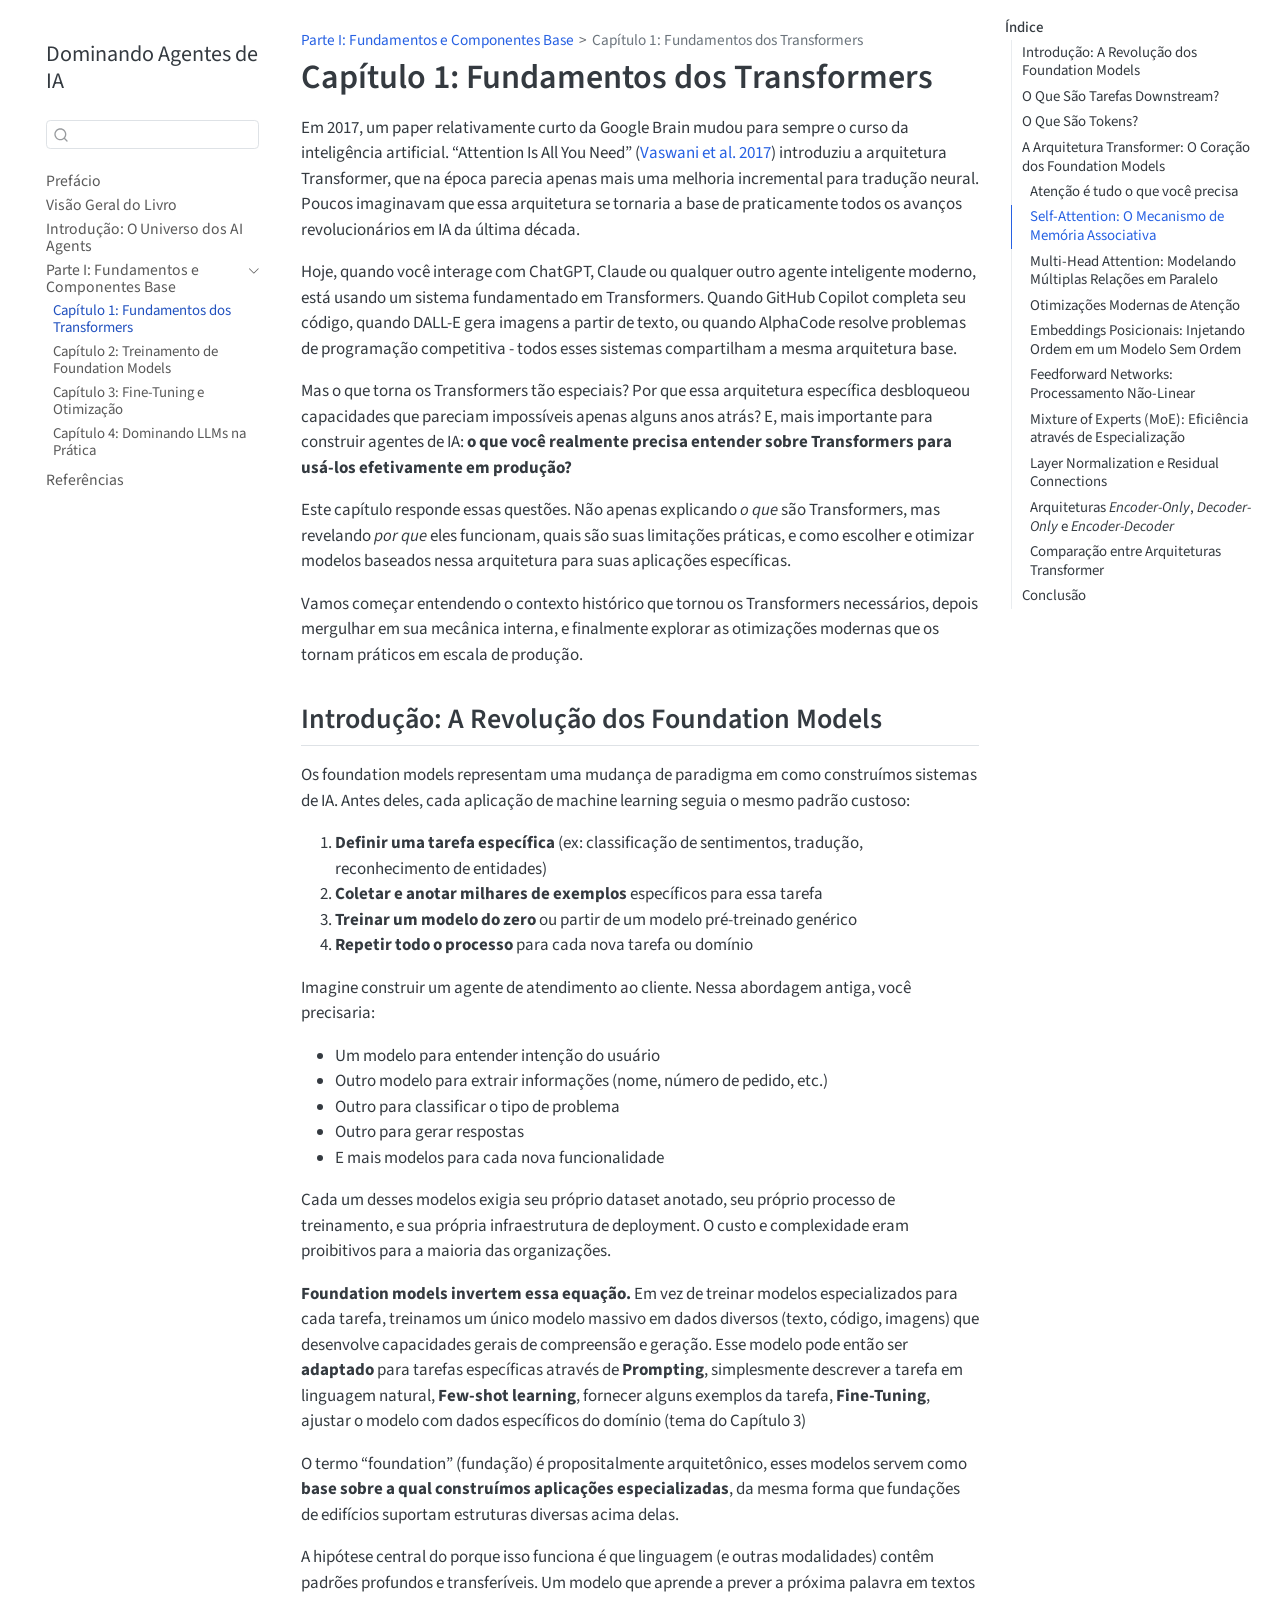
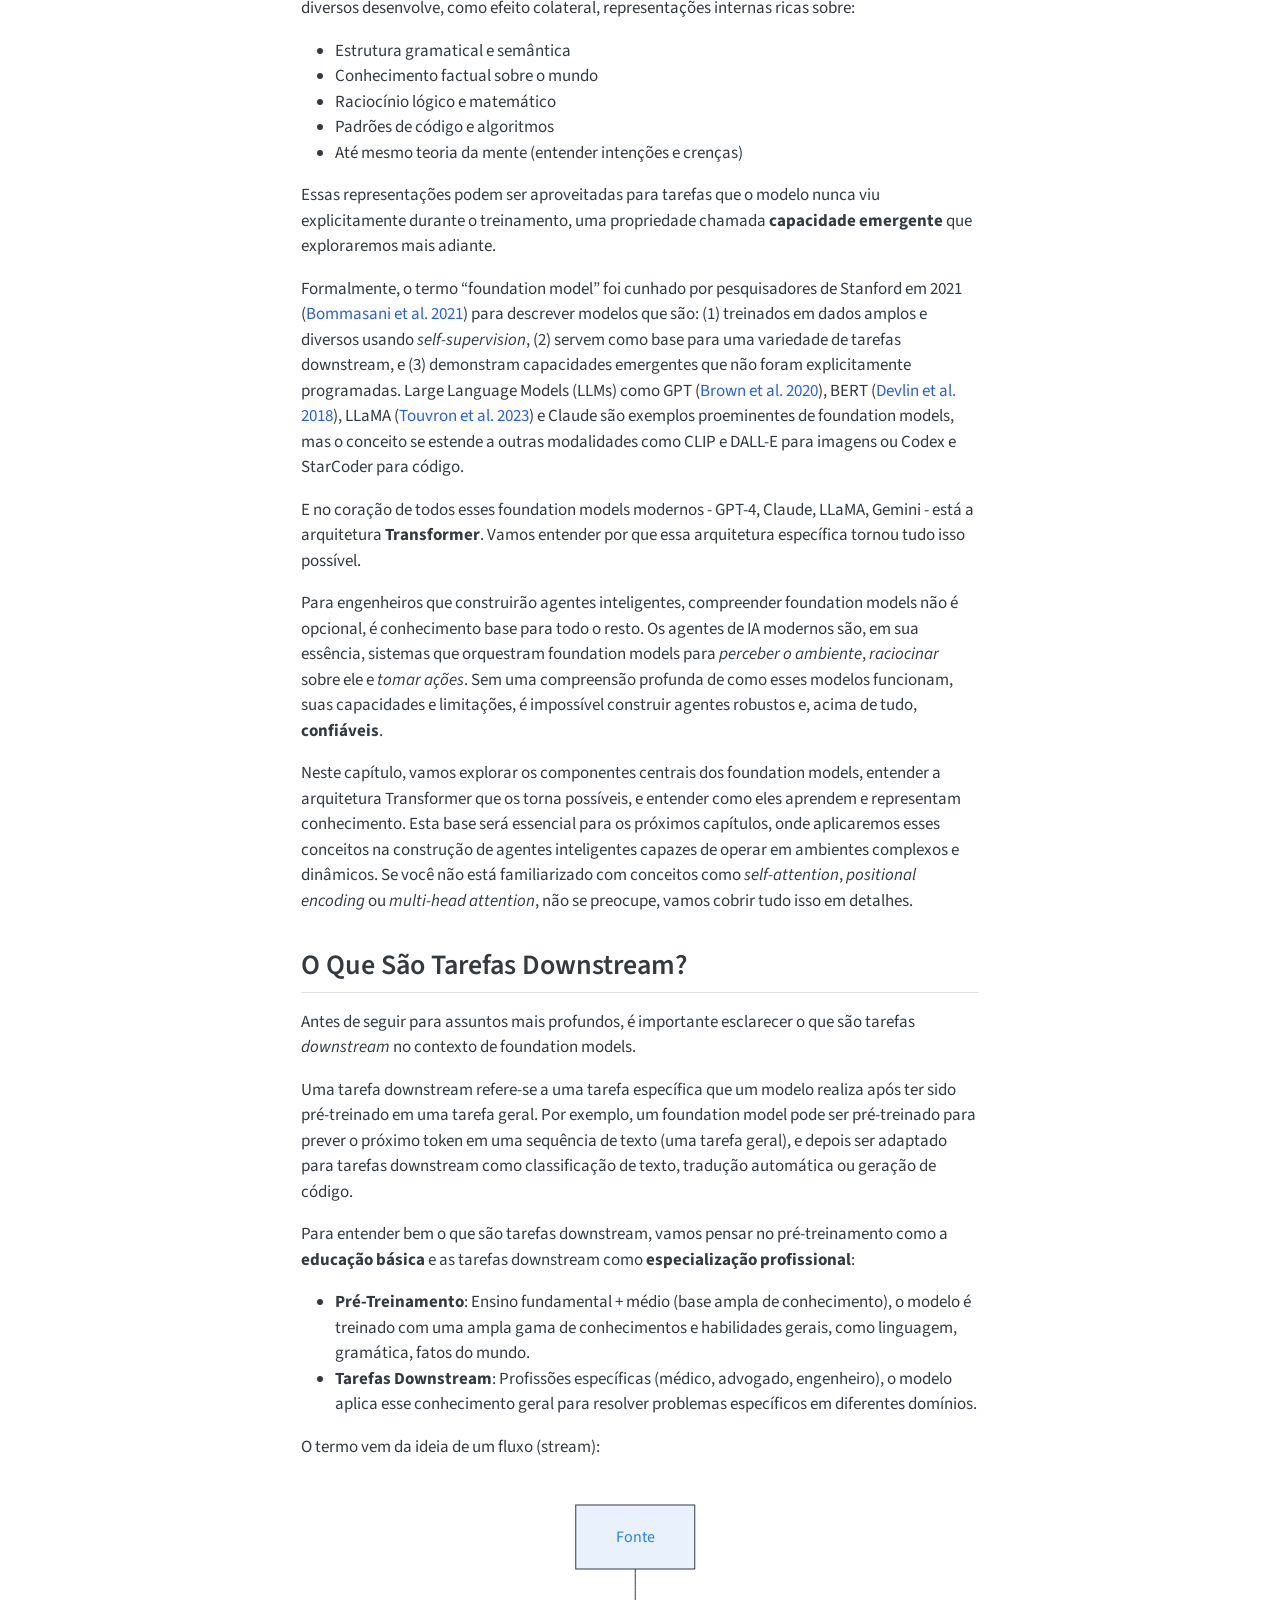
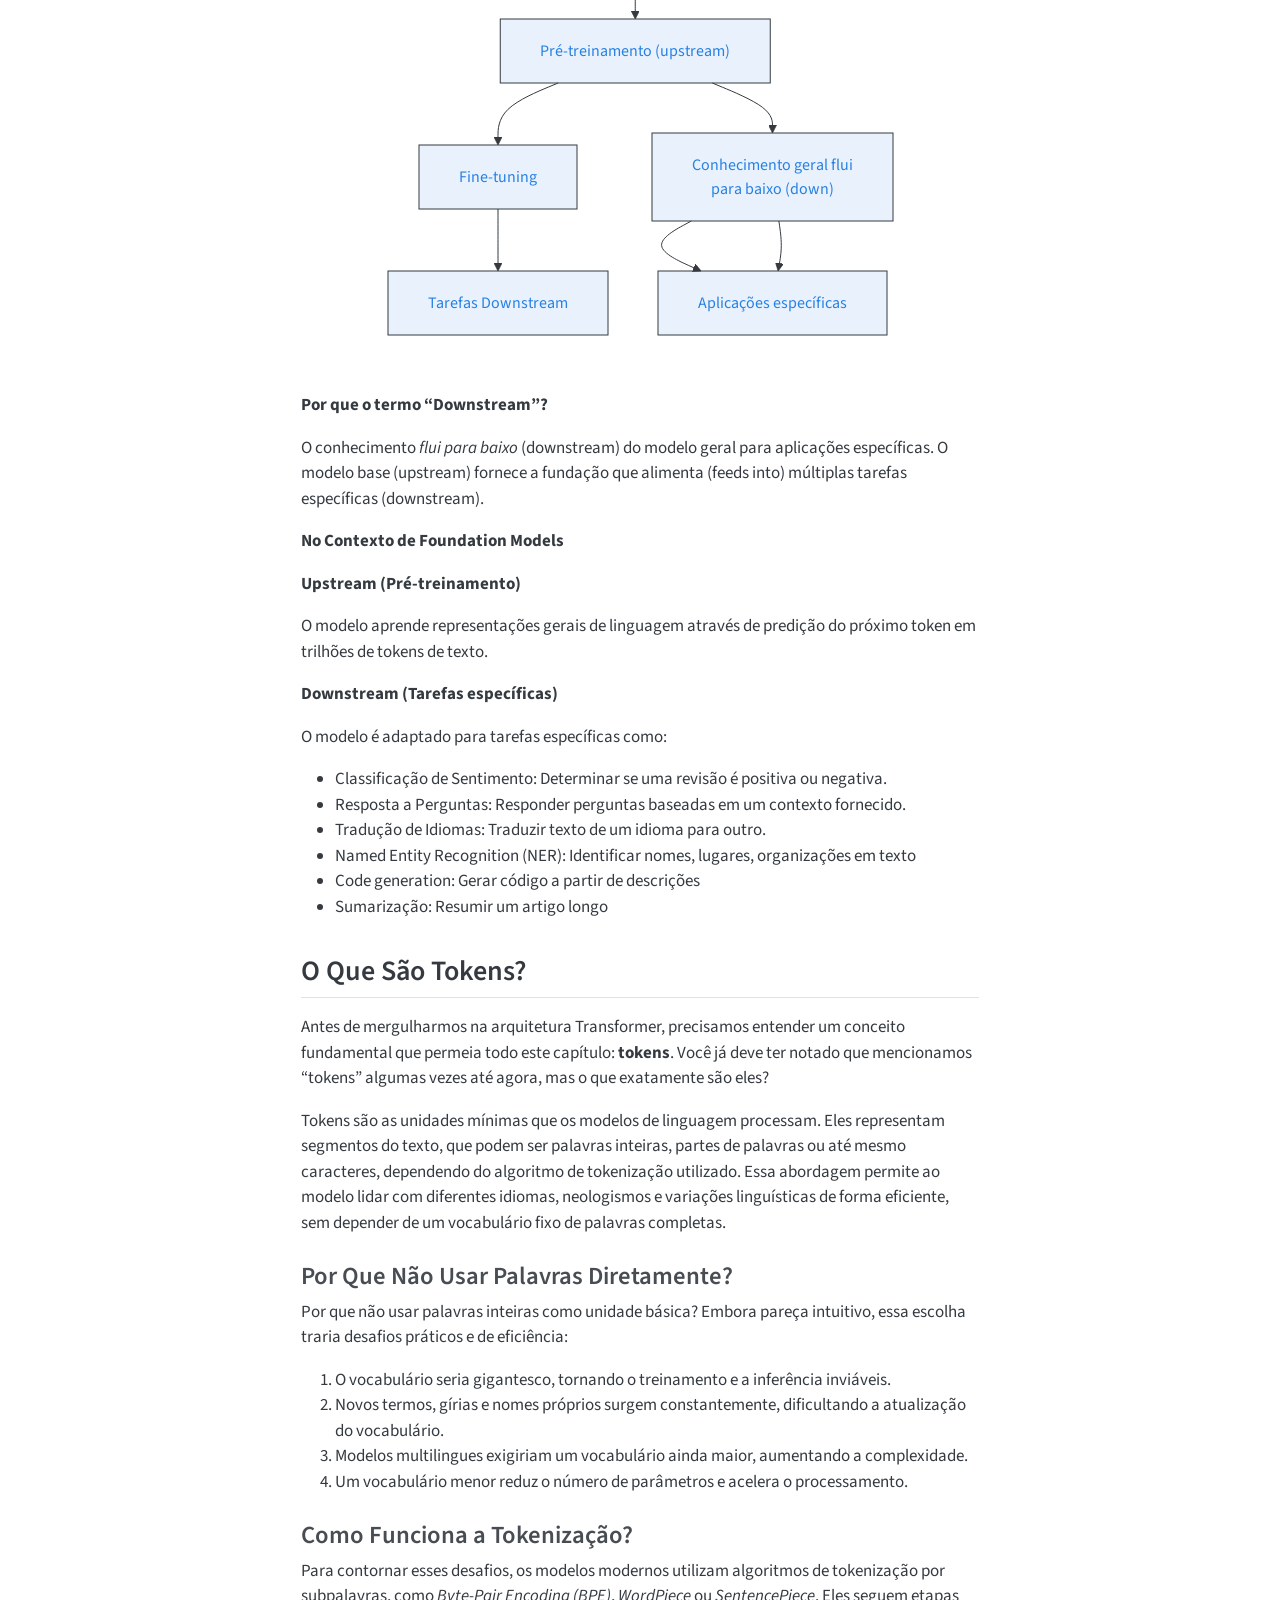
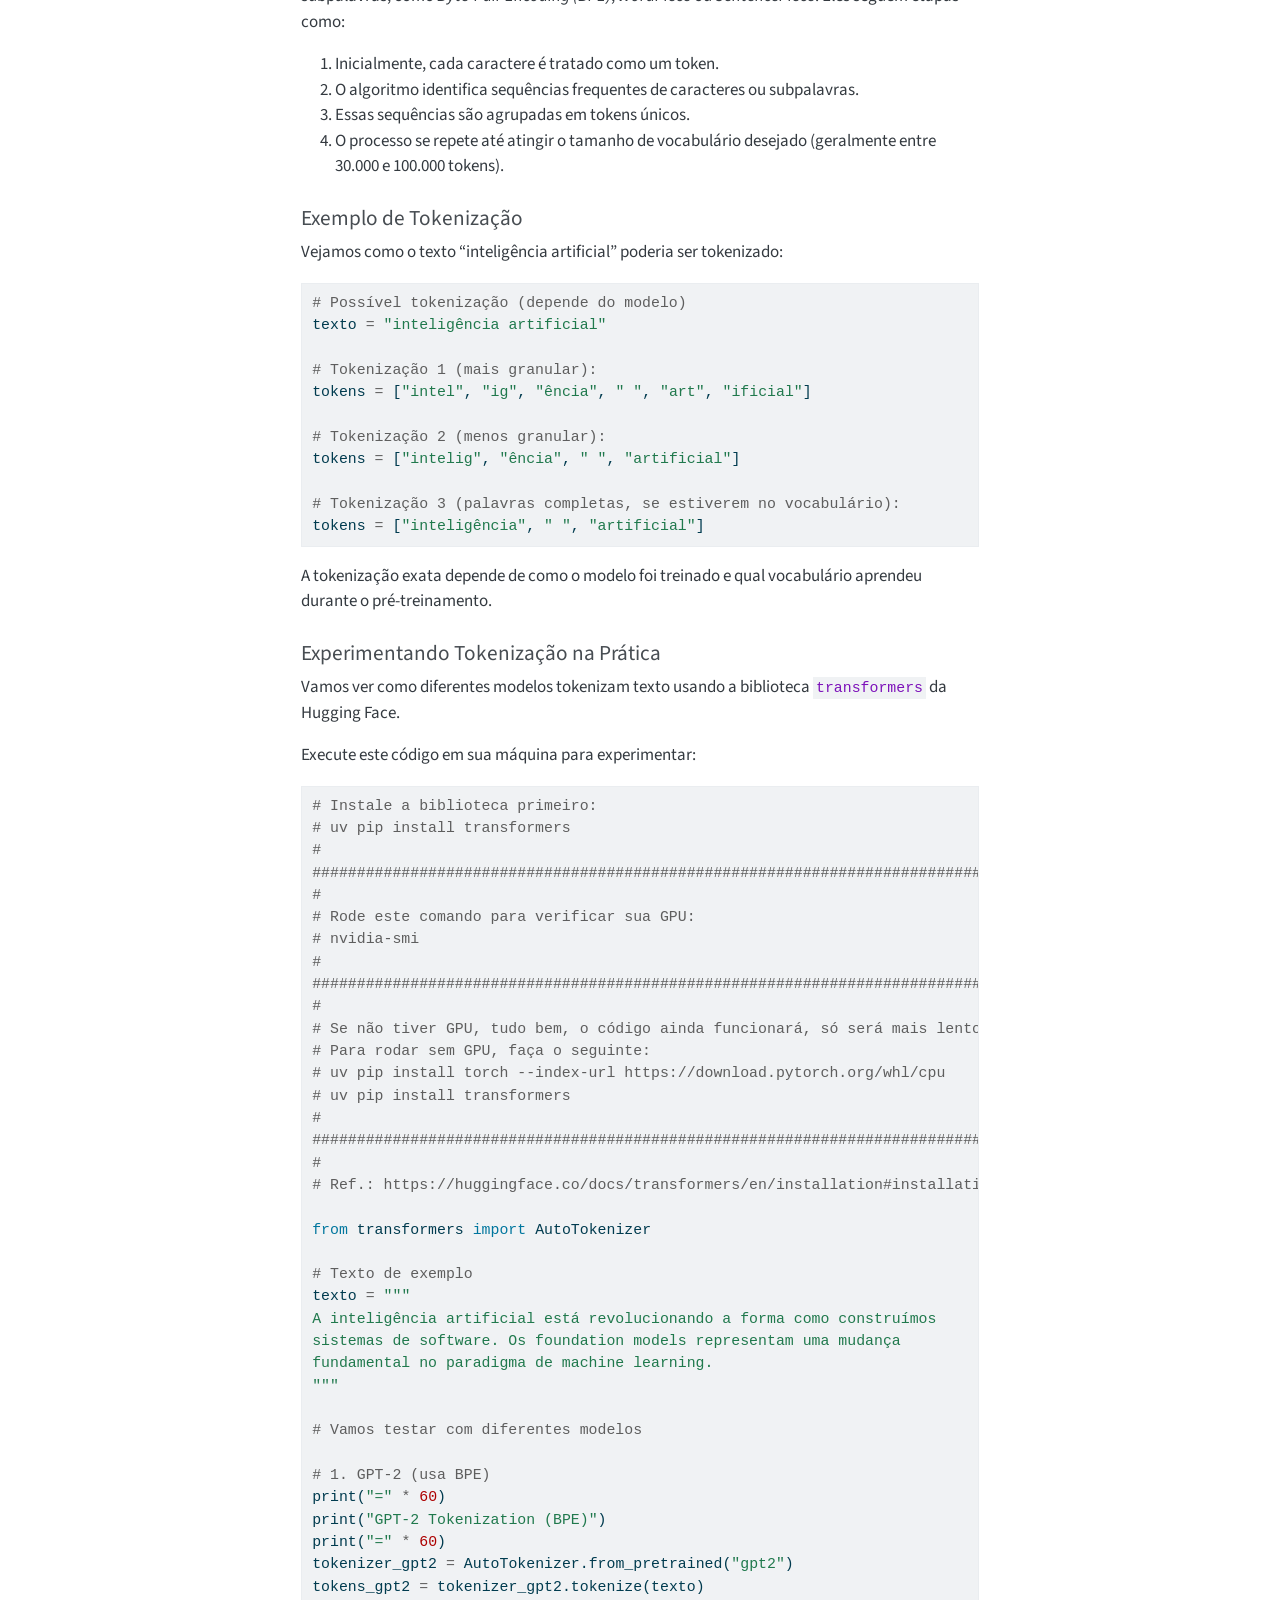
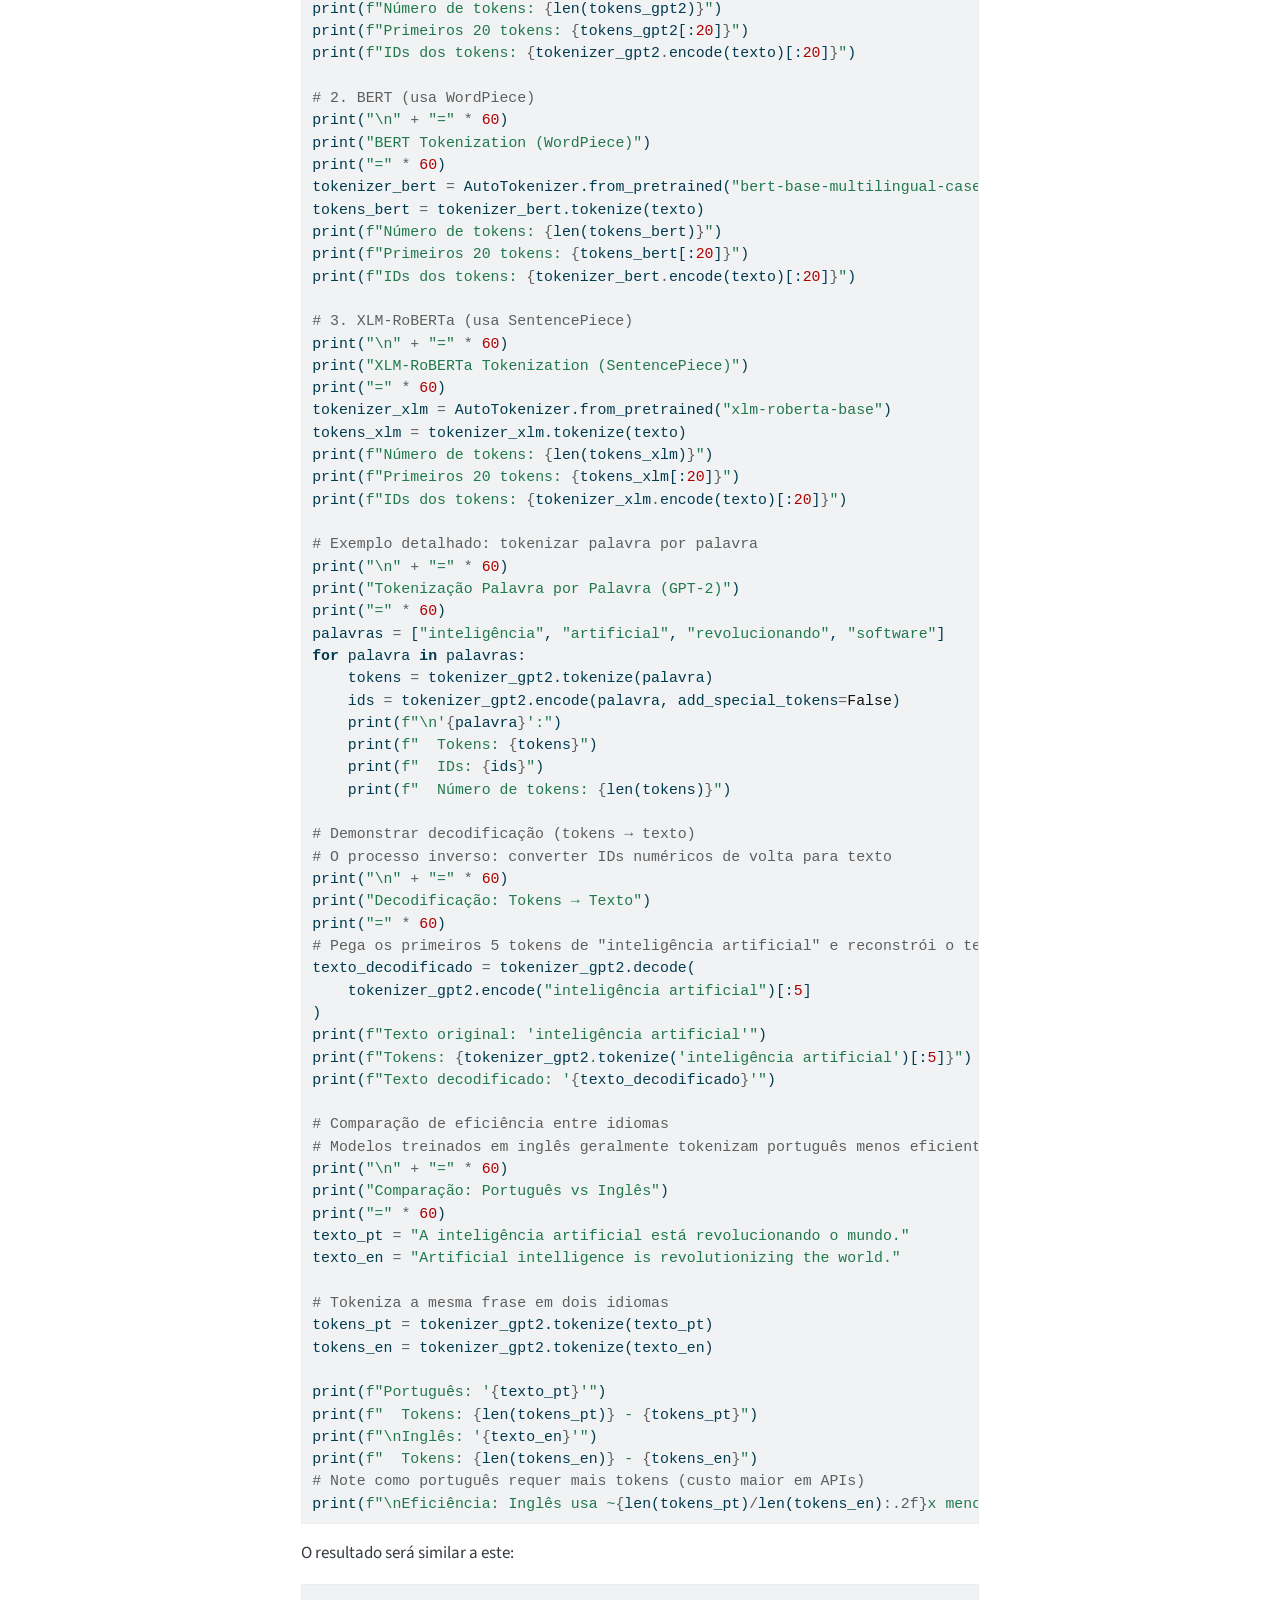
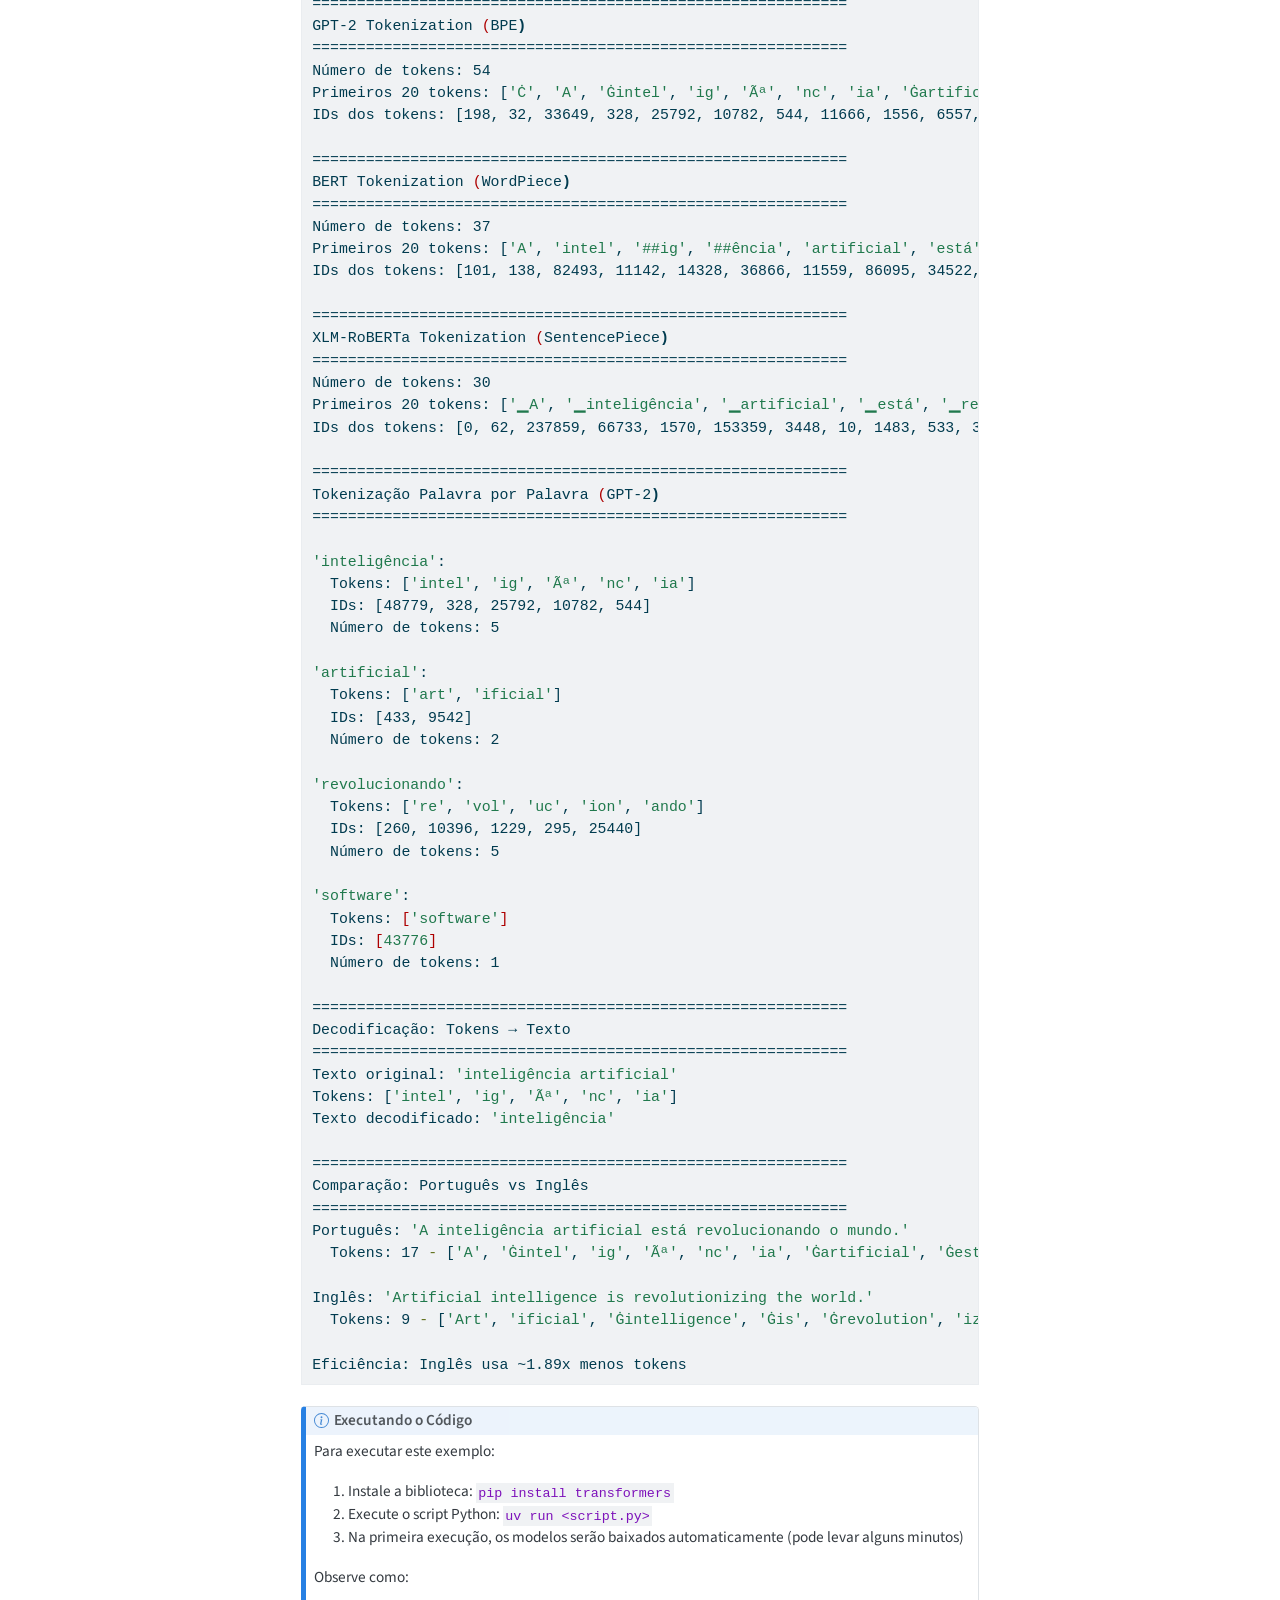
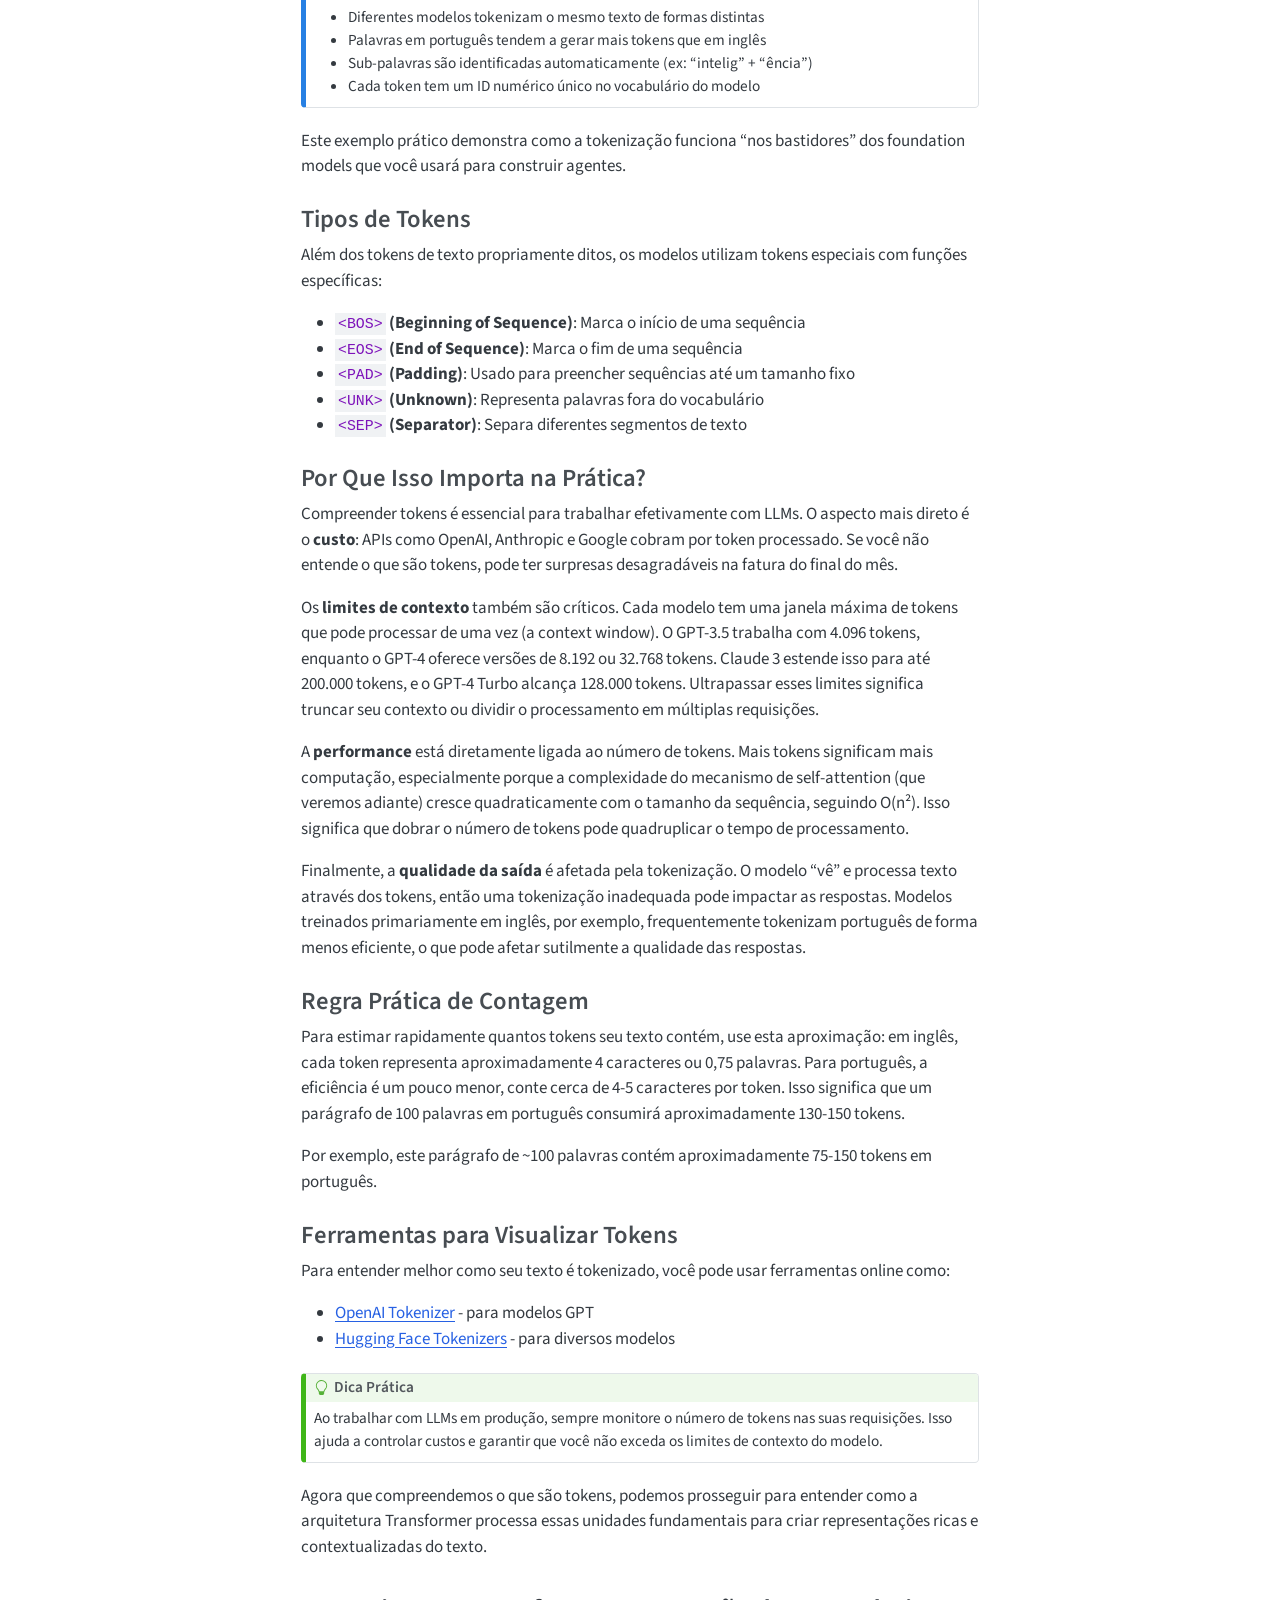
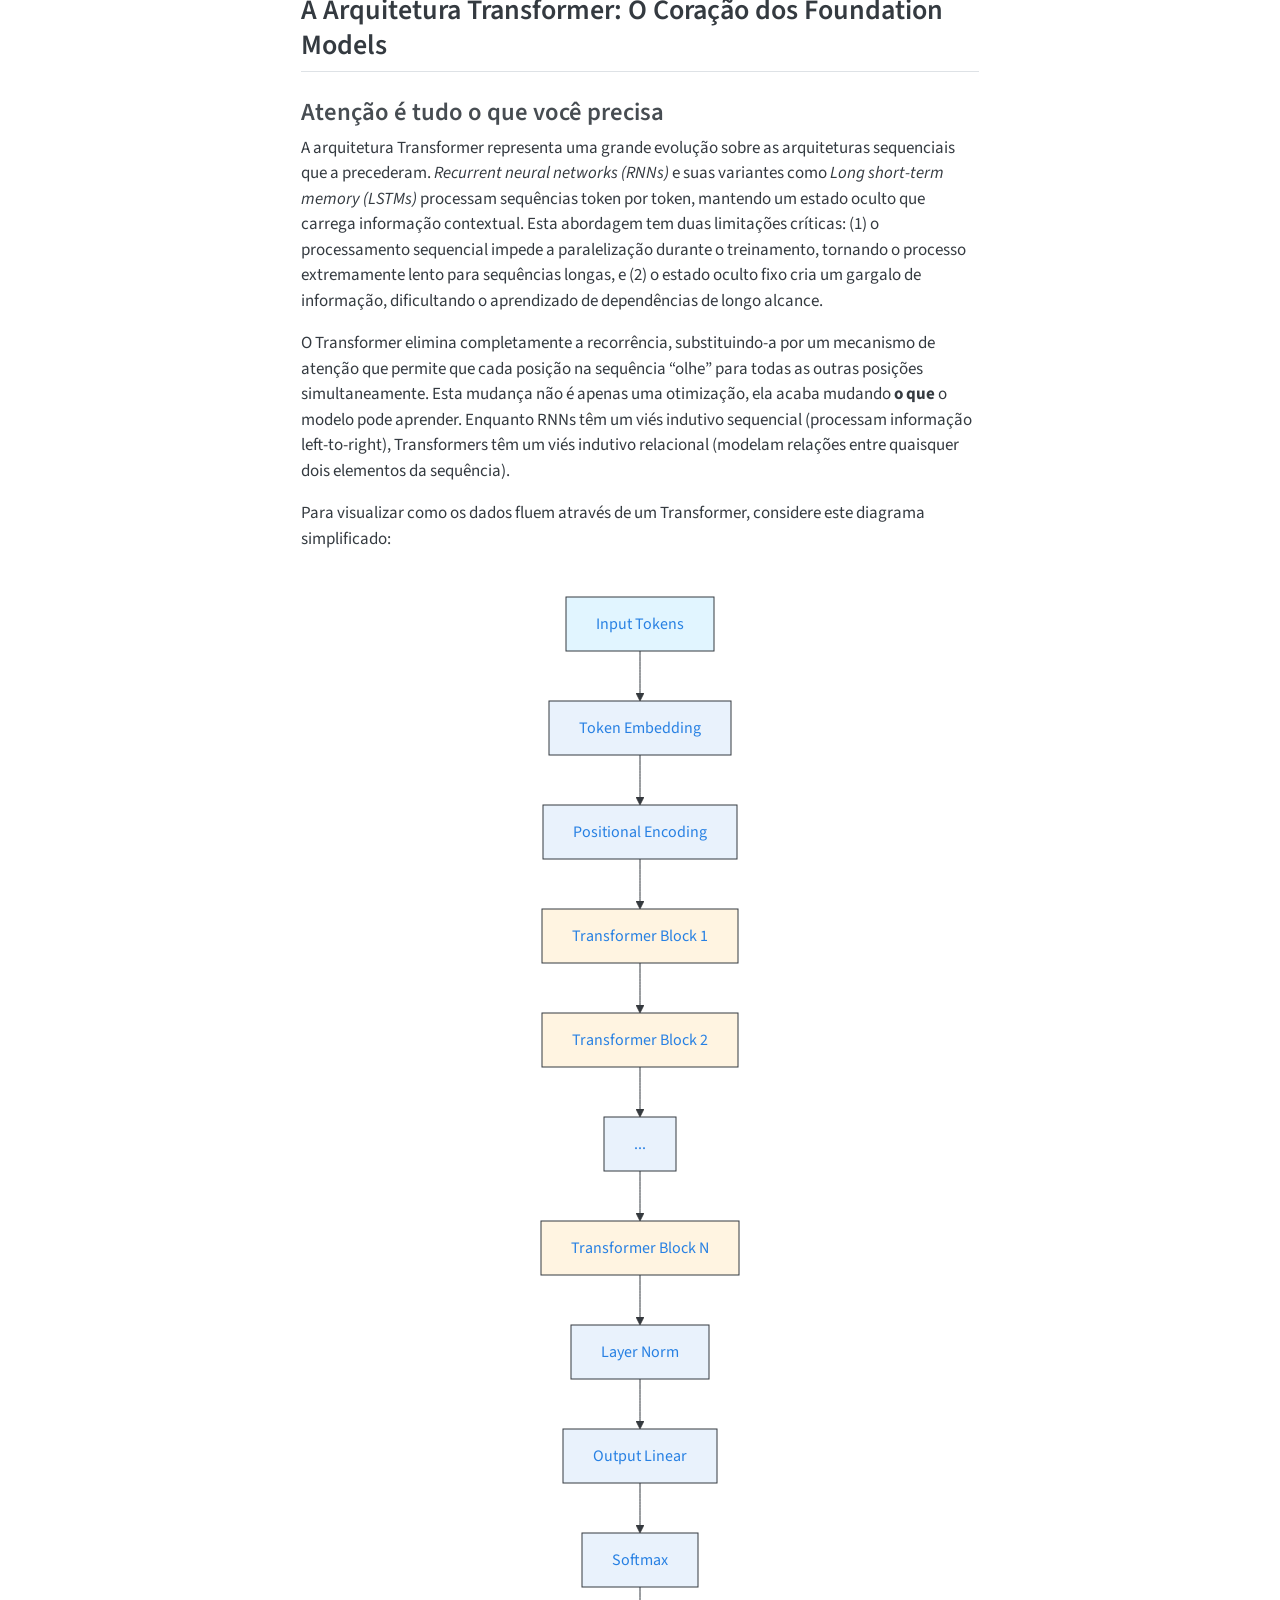
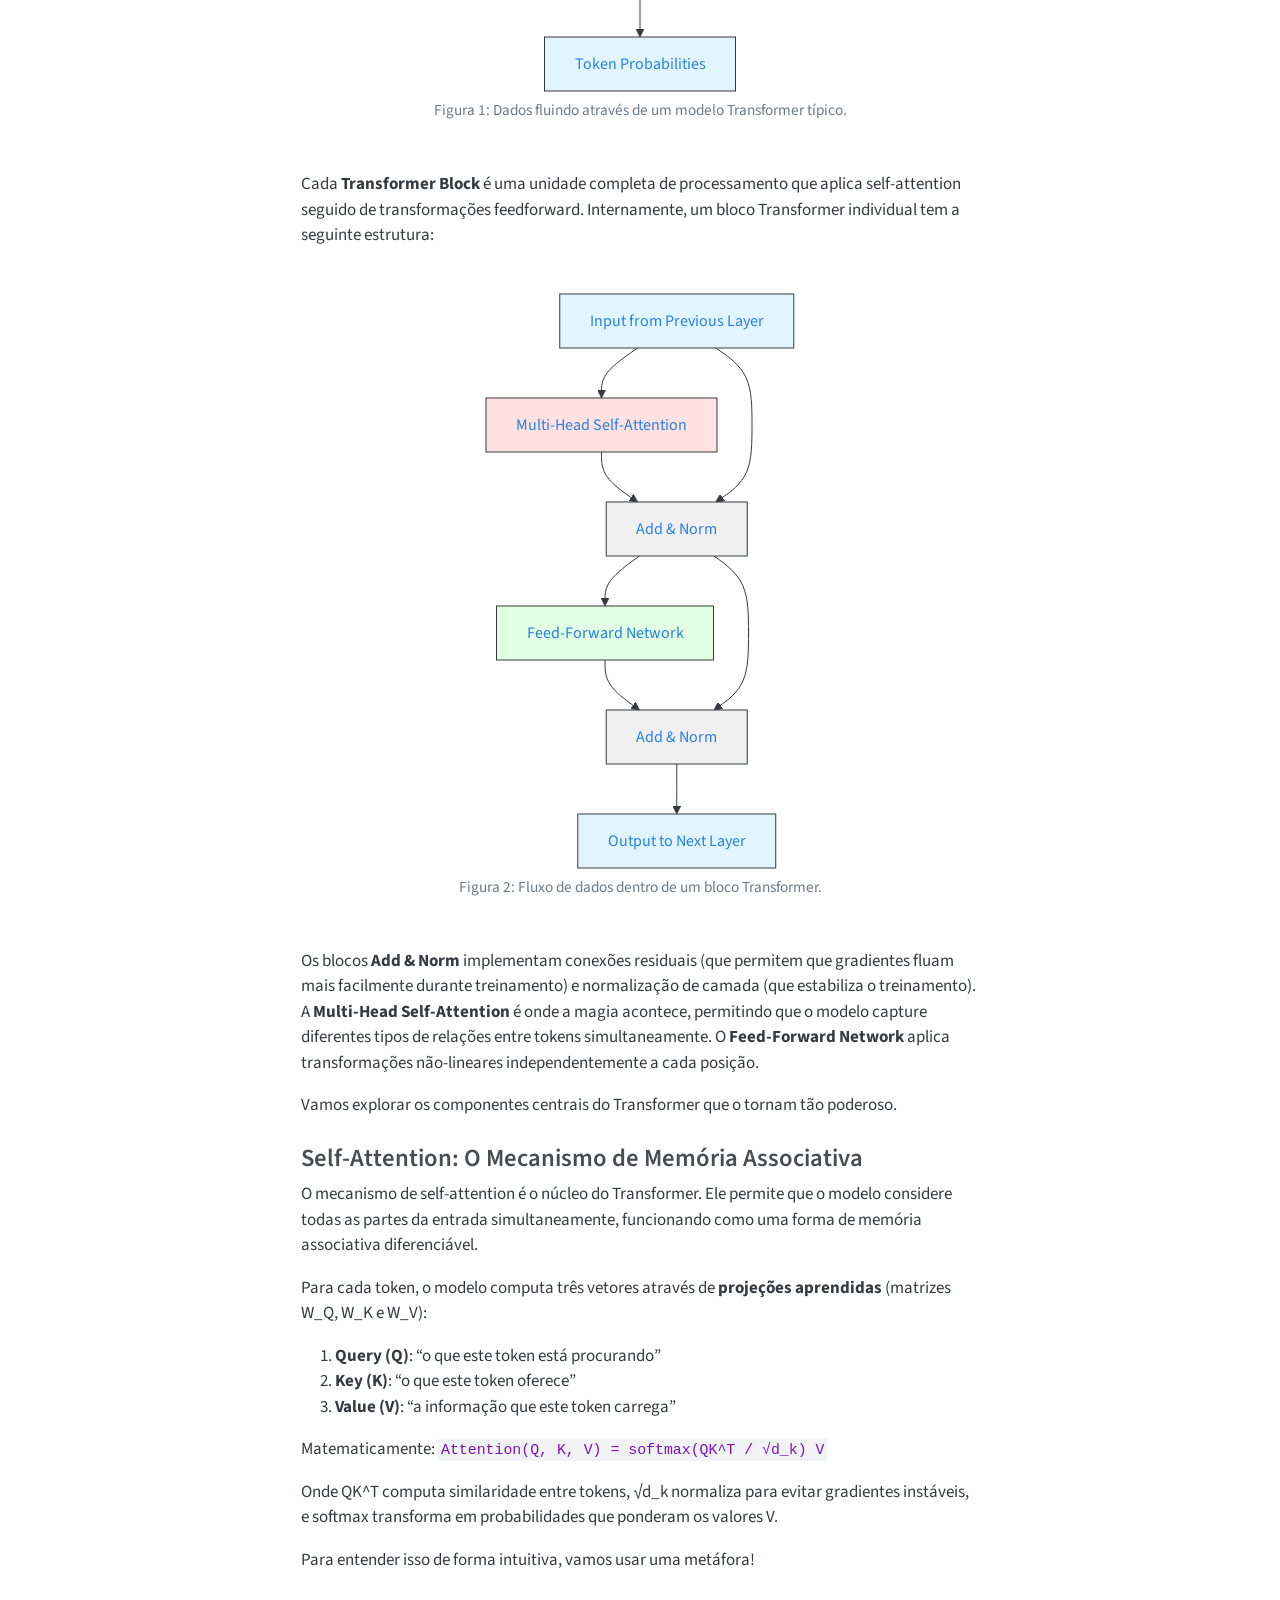
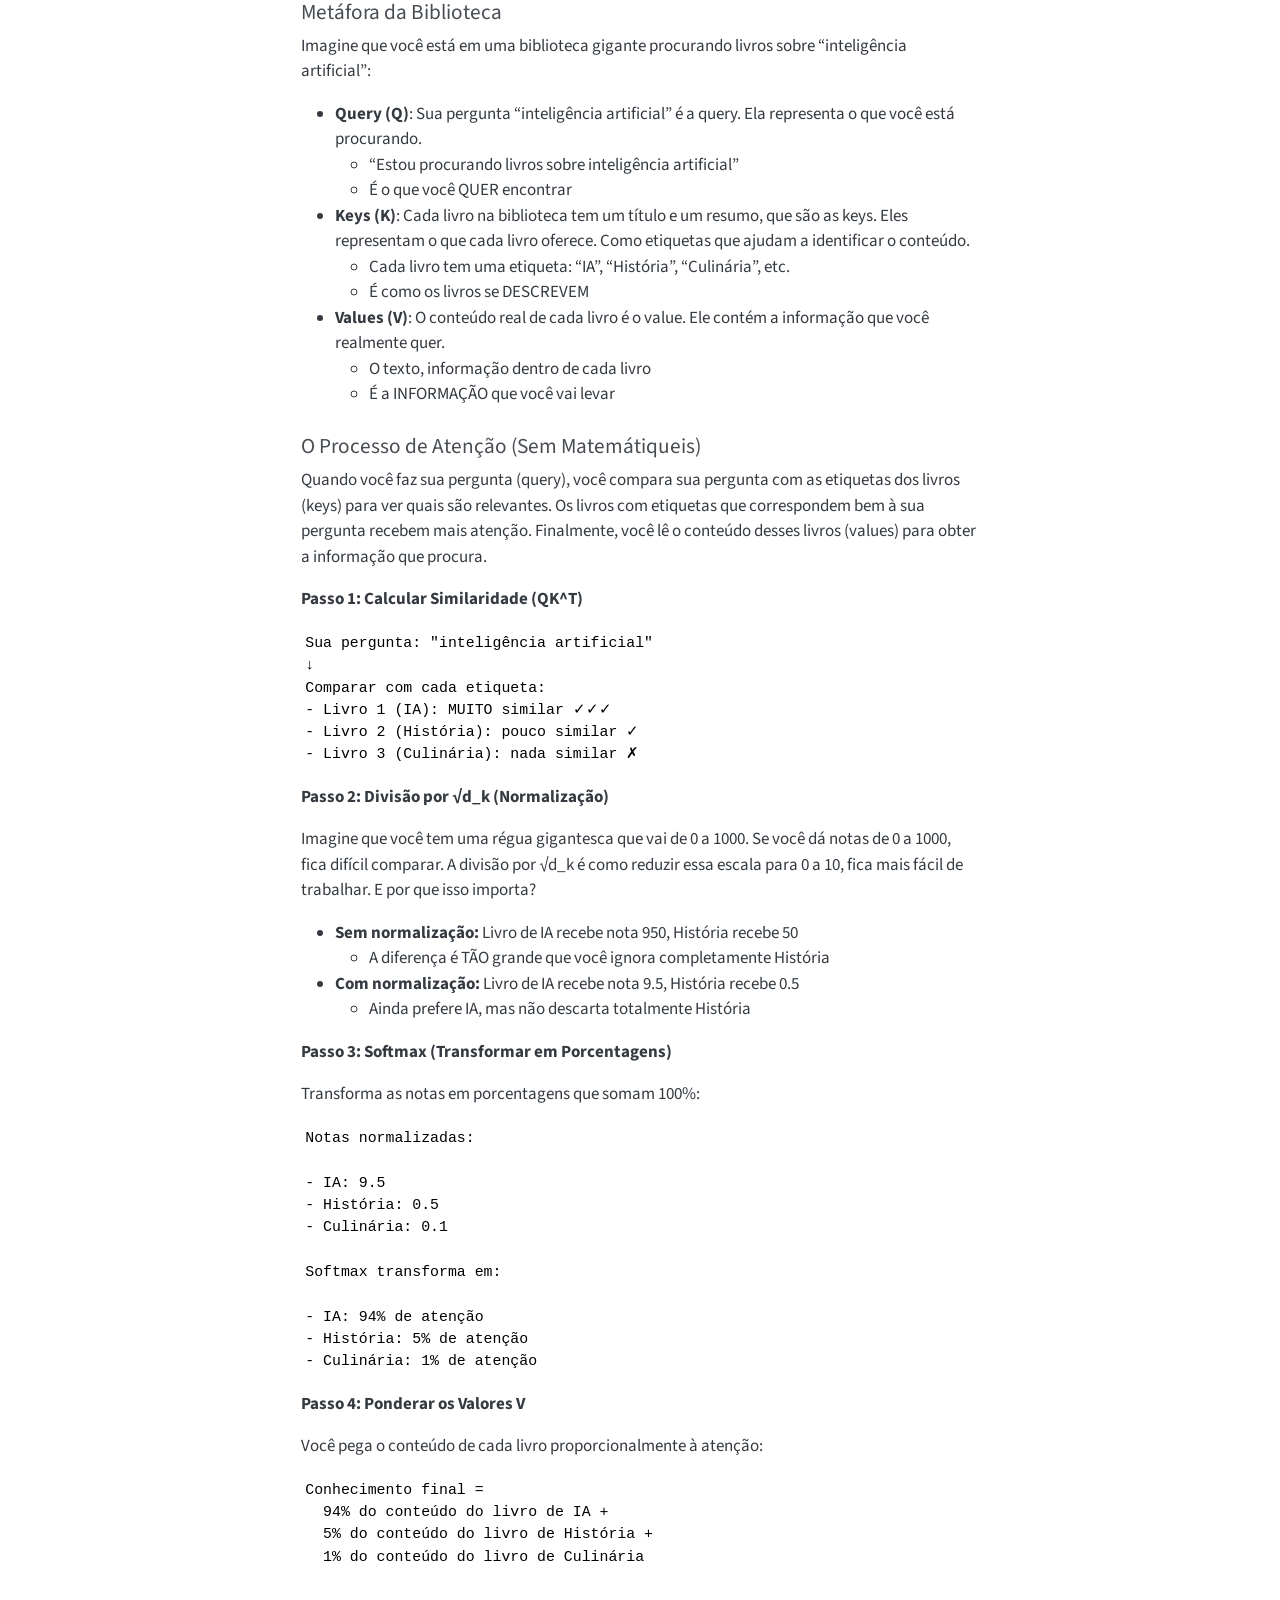
<file: chapters/part-01/01-fundamentos-transformers.html>
<!DOCTYPE html>
<html xmlns="http://www.w3.org/1999/xhtml" lang="pt" xml:lang="pt"><head>

<meta charset="utf-8">
<meta name="generator" content="quarto-1.8.25">

<meta name="viewport" content="width=device-width, initial-scale=1.0, user-scalable=yes">


<title>Capítulo 1: Fundamentos dos Transformers – Dominando Agentes de IA</title>
<style>
code{white-space: pre-wrap;}
span.smallcaps{font-variant: small-caps;}
div.columns{display: flex; gap: min(4vw, 1.5em);}
div.column{flex: auto; overflow-x: auto;}
div.hanging-indent{margin-left: 1.5em; text-indent: -1.5em;}
ul.task-list{list-style: none;}
ul.task-list li input[type="checkbox"] {
  width: 0.8em;
  margin: 0 0.8em 0.2em -1em; /* quarto-specific, see https://github.com/quarto-dev/quarto-cli/issues/4556 */ 
  vertical-align: middle;
}
/* CSS for syntax highlighting */
html { -webkit-text-size-adjust: 100%; }
pre > code.sourceCode { white-space: pre; position: relative; }
pre > code.sourceCode > span { display: inline-block; line-height: 1.25; }
pre > code.sourceCode > span:empty { height: 1.2em; }
.sourceCode { overflow: visible; }
code.sourceCode > span { color: inherit; text-decoration: inherit; }
div.sourceCode { margin: 1em 0; }
pre.sourceCode { margin: 0; }
@media screen {
div.sourceCode { overflow: auto; }
}
@media print {
pre > code.sourceCode { white-space: pre-wrap; }
pre > code.sourceCode > span { text-indent: -5em; padding-left: 5em; }
}
pre.numberSource code
  { counter-reset: source-line 0; }
pre.numberSource code > span
  { position: relative; left: -4em; counter-increment: source-line; }
pre.numberSource code > span > a:first-child::before
  { content: counter(source-line);
    position: relative; left: -1em; text-align: right; vertical-align: baseline;
    border: none; display: inline-block;
    -webkit-touch-callout: none; -webkit-user-select: none;
    -khtml-user-select: none; -moz-user-select: none;
    -ms-user-select: none; user-select: none;
    padding: 0 4px; width: 4em;
  }
pre.numberSource { margin-left: 3em;  padding-left: 4px; }
div.sourceCode
  {   }
@media screen {
pre > code.sourceCode > span > a:first-child::before { text-decoration: underline; }
}
/* CSS for citations */
div.csl-bib-body { }
div.csl-entry {
  clear: both;
  margin-bottom: 0em;
}
.hanging-indent div.csl-entry {
  margin-left:2em;
  text-indent:-2em;
}
div.csl-left-margin {
  min-width:2em;
  float:left;
}
div.csl-right-inline {
  margin-left:2em;
  padding-left:1em;
}
div.csl-indent {
  margin-left: 2em;
}</style>


<script src="../../site_libs/quarto-nav/quarto-nav.js"></script>
<script src="../../site_libs/quarto-nav/headroom.min.js"></script>
<script src="../../site_libs/clipboard/clipboard.min.js"></script>
<script src="../../site_libs/quarto-search/autocomplete.umd.js"></script>
<script src="../../site_libs/quarto-search/fuse.min.js"></script>
<script src="../../site_libs/quarto-search/quarto-search.js"></script>
<meta name="quarto:offset" content="../../">
<link href="../../chapters/part-01/02-treinamento-foundation-models.html" rel="next">
<link href="../../chapters/01-intro.html" rel="prev">
<script src="../../site_libs/quarto-html/quarto.js" type="module"></script>
<script src="../../site_libs/quarto-html/tabsets/tabsets.js" type="module"></script>
<script src="../../site_libs/quarto-html/axe/axe-check.js" type="module"></script>
<script src="../../site_libs/quarto-html/popper.min.js"></script>
<script src="../../site_libs/quarto-html/tippy.umd.min.js"></script>
<script src="../../site_libs/quarto-html/anchor.min.js"></script>
<link href="../../site_libs/quarto-html/tippy.css" rel="stylesheet">
<link href="../../site_libs/quarto-html/quarto-syntax-highlighting-7b89279ff1a6dce999919e0e67d4d9ec.css" rel="stylesheet" id="quarto-text-highlighting-styles">
<script src="../../site_libs/bootstrap/bootstrap.min.js"></script>
<link href="../../site_libs/bootstrap/bootstrap-icons.css" rel="stylesheet">
<link href="../../site_libs/bootstrap/bootstrap-0dd2bd5de344125cf763a379ddc3eb04.min.css" rel="stylesheet" append-hash="true" id="quarto-bootstrap" data-mode="light">
<script id="quarto-search-options" type="application/json">{
  "location": "sidebar",
  "copy-button": false,
  "collapse-after": 3,
  "panel-placement": "start",
  "type": "textbox",
  "limit": 50,
  "keyboard-shortcut": [
    "f",
    "/",
    "s"
  ],
  "show-item-context": false,
  "language": {
    "search-no-results-text": "Nenhum resultado",
    "search-matching-documents-text": "documentos correspondentes",
    "search-copy-link-title": "Copiar link para a busca",
    "search-hide-matches-text": "Esconder correspondências adicionais",
    "search-more-match-text": "mais correspondência neste documento",
    "search-more-matches-text": "mais correspondências neste documento",
    "search-clear-button-title": "Limpar",
    "search-text-placeholder": "",
    "search-detached-cancel-button-title": "Cancelar",
    "search-submit-button-title": "Enviar",
    "search-label": "Procurar"
  }
}</script>
<script src="../../site_libs/quarto-diagram/mermaid.min.js"></script>
<script src="../../site_libs/quarto-diagram/mermaid-init.js"></script>
<link href="../../site_libs/quarto-diagram/mermaid.css" rel="stylesheet">


<link rel="stylesheet" href="../../styles.css">
</head>

<body class="nav-sidebar floating quarto-light">

<div id="quarto-search-results"></div>
  <header id="quarto-header" class="headroom fixed-top">
  <nav class="quarto-secondary-nav">
    <div class="container-fluid d-flex">
      <button type="button" class="quarto-btn-toggle btn" data-bs-toggle="collapse" role="button" data-bs-target=".quarto-sidebar-collapse-item" aria-controls="quarto-sidebar" aria-expanded="false" aria-label="Alternar barra lateral" onclick="if (window.quartoToggleHeadroom) { window.quartoToggleHeadroom(); }">
        <i class="bi bi-layout-text-sidebar-reverse"></i>
      </button>
        <nav class="quarto-page-breadcrumbs" aria-label="breadcrumb"><ol class="breadcrumb"><li class="breadcrumb-item"><a href="../../chapters/part-01/01-fundamentos-transformers.html">Parte I: Fundamentos e Componentes Base</a></li><li class="breadcrumb-item"><a href="../../chapters/part-01/01-fundamentos-transformers.html">Capítulo 1: Fundamentos dos Transformers</a></li></ol></nav>
        <a class="flex-grow-1" role="navigation" data-bs-toggle="collapse" data-bs-target=".quarto-sidebar-collapse-item" aria-controls="quarto-sidebar" aria-expanded="false" aria-label="Alternar barra lateral" onclick="if (window.quartoToggleHeadroom) { window.quartoToggleHeadroom(); }">      
        </a>
      <button type="button" class="btn quarto-search-button" aria-label="Procurar" onclick="window.quartoOpenSearch();">
        <i class="bi bi-search"></i>
      </button>
    </div>
  </nav>
</header>
<!-- content -->
<div id="quarto-content" class="quarto-container page-columns page-rows-contents page-layout-article">
<!-- sidebar -->
  <nav id="quarto-sidebar" class="sidebar collapse collapse-horizontal quarto-sidebar-collapse-item sidebar-navigation floating overflow-auto">
    <div class="pt-lg-2 mt-2 text-left sidebar-header sidebar-header-stacked">
      <a href="../../index.html" class="sidebar-logo-link">
      </a>
    <div class="sidebar-title mb-0 py-0">
      <a href="../../">Dominando Agentes de IA</a> 
    </div>
      </div>
        <div class="mt-2 flex-shrink-0 align-items-center">
        <div class="sidebar-search">
        <div id="quarto-search" class="" title="Procurar"></div>
        </div>
        </div>
    <div class="sidebar-menu-container"> 
    <ul class="list-unstyled mt-1">
        <li class="sidebar-item">
  <div class="sidebar-item-container"> 
  <a href="../../index.html" class="sidebar-item-text sidebar-link">
 <span class="menu-text">Prefácio</span></a>
  </div>
</li>
        <li class="sidebar-item">
  <div class="sidebar-item-container"> 
  <a href="../../chapters/00-visao-geral.html" class="sidebar-item-text sidebar-link">
 <span class="menu-text">Visão Geral do Livro</span></a>
  </div>
</li>
        <li class="sidebar-item">
  <div class="sidebar-item-container"> 
  <a href="../../chapters/01-intro.html" class="sidebar-item-text sidebar-link">
 <span class="menu-text">Introdução: O Universo dos AI Agents</span></a>
  </div>
</li>
        <li class="sidebar-item sidebar-item-section">
      <div class="sidebar-item-container"> 
            <a class="sidebar-item-text sidebar-link text-start" data-bs-toggle="collapse" data-bs-target="#quarto-sidebar-section-1" role="navigation" aria-expanded="true">
 <span class="menu-text">Parte I: Fundamentos e Componentes Base</span></a>
          <a class="sidebar-item-toggle text-start" data-bs-toggle="collapse" data-bs-target="#quarto-sidebar-section-1" role="navigation" aria-expanded="true" aria-label="Alternar seção">
            <i class="bi bi-chevron-right ms-2"></i>
          </a> 
      </div>
      <ul id="quarto-sidebar-section-1" class="collapse list-unstyled sidebar-section depth1 show">  
          <li class="sidebar-item">
  <div class="sidebar-item-container"> 
  <a href="../../chapters/part-01/01-fundamentos-transformers.html" class="sidebar-item-text sidebar-link active">
 <span class="menu-text">Capítulo 1: Fundamentos dos Transformers</span></a>
  </div>
</li>
          <li class="sidebar-item">
  <div class="sidebar-item-container"> 
  <a href="../../chapters/part-01/02-treinamento-foundation-models.html" class="sidebar-item-text sidebar-link">
 <span class="menu-text">Capítulo 2: Treinamento de Foundation Models</span></a>
  </div>
</li>
          <li class="sidebar-item">
  <div class="sidebar-item-container"> 
  <a href="../../chapters/part-01/03-fine-tuning-otimizacao.html" class="sidebar-item-text sidebar-link">
 <span class="menu-text">Capítulo 3: Fine-Tuning e Otimização</span></a>
  </div>
</li>
          <li class="sidebar-item">
  <div class="sidebar-item-container"> 
  <a href="../../chapters/part-01/04-dominando-llms-pratica.html" class="sidebar-item-text sidebar-link">
 <span class="menu-text">Capítulo 4: Dominando LLMs na Prática</span></a>
  </div>
</li>
      </ul>
  </li>
        <li class="sidebar-item">
  <div class="sidebar-item-container"> 
  <a href="../../chapters/99-references.html" class="sidebar-item-text sidebar-link">
 <span class="menu-text">Referências</span></a>
  </div>
</li>
    </ul>
    </div>
</nav>
<div id="quarto-sidebar-glass" class="quarto-sidebar-collapse-item" data-bs-toggle="collapse" data-bs-target=".quarto-sidebar-collapse-item"></div>
<!-- margin-sidebar -->
    <div id="quarto-margin-sidebar" class="sidebar margin-sidebar">
        <nav id="TOC" role="doc-toc" class="toc-active">
    <h2 id="toc-title">Índice</h2>
   
  <ul>
  <li><a href="#introdução-a-revolução-dos-foundation-models" id="toc-introdução-a-revolução-dos-foundation-models" class="nav-link active" data-scroll-target="#introdução-a-revolução-dos-foundation-models">Introdução: A Revolução dos Foundation Models</a></li>
  <li><a href="#o-que-são-tarefas-downstream" id="toc-o-que-são-tarefas-downstream" class="nav-link" data-scroll-target="#o-que-são-tarefas-downstream">O Que São Tarefas Downstream?</a></li>
  <li><a href="#o-que-são-tokens" id="toc-o-que-são-tokens" class="nav-link" data-scroll-target="#o-que-são-tokens">O Que São Tokens?</a>
  <ul class="collapse">
  <li><a href="#por-que-não-usar-palavras-diretamente" id="toc-por-que-não-usar-palavras-diretamente" class="nav-link" data-scroll-target="#por-que-não-usar-palavras-diretamente">Por Que Não Usar Palavras Diretamente?</a></li>
  <li><a href="#como-funciona-a-tokenização" id="toc-como-funciona-a-tokenização" class="nav-link" data-scroll-target="#como-funciona-a-tokenização">Como Funciona a Tokenização?</a></li>
  <li><a href="#tipos-de-tokens" id="toc-tipos-de-tokens" class="nav-link" data-scroll-target="#tipos-de-tokens">Tipos de Tokens</a></li>
  <li><a href="#por-que-isso-importa-na-prática" id="toc-por-que-isso-importa-na-prática" class="nav-link" data-scroll-target="#por-que-isso-importa-na-prática">Por Que Isso Importa na Prática?</a></li>
  <li><a href="#regra-prática-de-contagem" id="toc-regra-prática-de-contagem" class="nav-link" data-scroll-target="#regra-prática-de-contagem">Regra Prática de Contagem</a></li>
  <li><a href="#ferramentas-para-visualizar-tokens" id="toc-ferramentas-para-visualizar-tokens" class="nav-link" data-scroll-target="#ferramentas-para-visualizar-tokens">Ferramentas para Visualizar Tokens</a></li>
  </ul></li>
  <li><a href="#a-arquitetura-transformer-o-coração-dos-foundation-models" id="toc-a-arquitetura-transformer-o-coração-dos-foundation-models" class="nav-link" data-scroll-target="#a-arquitetura-transformer-o-coração-dos-foundation-models">A Arquitetura Transformer: O Coração dos Foundation Models</a>
  <ul class="collapse">
  <li><a href="#atenção-é-tudo-o-que-você-precisa" id="toc-atenção-é-tudo-o-que-você-precisa" class="nav-link" data-scroll-target="#atenção-é-tudo-o-que-você-precisa">Atenção é tudo o que você precisa</a></li>
  <li><a href="#self-attention-o-mecanismo-de-memória-associativa" id="toc-self-attention-o-mecanismo-de-memória-associativa" class="nav-link" data-scroll-target="#self-attention-o-mecanismo-de-memória-associativa">Self-Attention: O Mecanismo de Memória Associativa</a></li>
  <li><a href="#multi-head-attention-modelando-múltiplas-relações-em-paralelo" id="toc-multi-head-attention-modelando-múltiplas-relações-em-paralelo" class="nav-link" data-scroll-target="#multi-head-attention-modelando-múltiplas-relações-em-paralelo">Multi-Head Attention: Modelando Múltiplas Relações em Paralelo</a></li>
  <li><a href="#otimizações-modernas-de-atenção" id="toc-otimizações-modernas-de-atenção" class="nav-link" data-scroll-target="#otimizações-modernas-de-atenção">Otimizações Modernas de Atenção</a></li>
  <li><a href="#embeddings-posicionais-injetando-ordem-em-um-modelo-sem-ordem" id="toc-embeddings-posicionais-injetando-ordem-em-um-modelo-sem-ordem" class="nav-link" data-scroll-target="#embeddings-posicionais-injetando-ordem-em-um-modelo-sem-ordem">Embeddings Posicionais: Injetando Ordem em um Modelo Sem Ordem</a></li>
  <li><a href="#feedforward-networks-processamento-não-linear" id="toc-feedforward-networks-processamento-não-linear" class="nav-link" data-scroll-target="#feedforward-networks-processamento-não-linear">Feedforward Networks: Processamento Não-Linear</a></li>
  <li><a href="#mixture-of-experts-moe-eficiência-através-de-especialização" id="toc-mixture-of-experts-moe-eficiência-através-de-especialização" class="nav-link" data-scroll-target="#mixture-of-experts-moe-eficiência-através-de-especialização">Mixture of Experts (MoE): Eficiência através de Especialização</a></li>
  <li><a href="#layer-normalization-e-residual-connections" id="toc-layer-normalization-e-residual-connections" class="nav-link" data-scroll-target="#layer-normalization-e-residual-connections">Layer Normalization e Residual Connections</a></li>
  <li><a href="#arquiteturas-encoder-only-decoder-only-e-encoder-decoder" id="toc-arquiteturas-encoder-only-decoder-only-e-encoder-decoder" class="nav-link" data-scroll-target="#arquiteturas-encoder-only-decoder-only-e-encoder-decoder">Arquiteturas <em>Encoder-Only</em>, <em>Decoder-Only</em> e <em>Encoder-Decoder</em></a></li>
  <li><a href="#comparação-entre-arquiteturas-transformer" id="toc-comparação-entre-arquiteturas-transformer" class="nav-link" data-scroll-target="#comparação-entre-arquiteturas-transformer">Comparação entre Arquiteturas Transformer</a></li>
  </ul></li>
  <li><a href="#conclusão" id="toc-conclusão" class="nav-link" data-scroll-target="#conclusão">Conclusão</a></li>
  </ul>
</nav>
    </div>
<!-- main -->
<main class="content" id="quarto-document-content">

<header id="title-block-header" class="quarto-title-block default"><nav class="quarto-page-breadcrumbs quarto-title-breadcrumbs d-none d-lg-block" aria-label="breadcrumb"><ol class="breadcrumb"><li class="breadcrumb-item"><a href="../../chapters/part-01/01-fundamentos-transformers.html">Parte I: Fundamentos e Componentes Base</a></li><li class="breadcrumb-item"><a href="../../chapters/part-01/01-fundamentos-transformers.html">Capítulo 1: Fundamentos dos Transformers</a></li></ol></nav>
<div class="quarto-title">
<h1 class="title">Capítulo 1: Fundamentos dos Transformers</h1>
</div>



<div class="quarto-title-meta">

    
  
    
  </div>
  


</header>


<p>Em 2017, um paper relativamente curto da Google Brain mudou para sempre o curso da inteligência artificial. “Attention Is All You Need” <span class="citation" data-cites="vaswani2017attention">(<a href="../99-references.html#ref-vaswani2017attention" role="doc-biblioref">Vaswani et al. 2017</a>)</span> introduziu a arquitetura Transformer, que na época parecia apenas mais uma melhoria incremental para tradução neural. Poucos imaginavam que essa arquitetura se tornaria a base de praticamente todos os avanços revolucionários em IA da última década.</p>
<p>Hoje, quando você interage com ChatGPT, Claude ou qualquer outro agente inteligente moderno, está usando um sistema fundamentado em Transformers. Quando GitHub Copilot completa seu código, quando DALL-E gera imagens a partir de texto, ou quando AlphaCode resolve problemas de programação competitiva - todos esses sistemas compartilham a mesma arquitetura base.</p>
<p>Mas o que torna os Transformers tão especiais? Por que essa arquitetura específica desbloqueou capacidades que pareciam impossíveis apenas alguns anos atrás? E, mais importante para construir agentes de IA: <strong>o que você realmente precisa entender sobre Transformers para usá-los efetivamente em produção?</strong></p>
<p>Este capítulo responde essas questões. Não apenas explicando <em>o que</em> são Transformers, mas revelando <em>por que</em> eles funcionam, quais são suas limitações práticas, e como escolher e otimizar modelos baseados nessa arquitetura para suas aplicações específicas.</p>
<p>Vamos começar entendendo o contexto histórico que tornou os Transformers necessários, depois mergulhar em sua mecânica interna, e finalmente explorar as otimizações modernas que os tornam práticos em escala de produção.</p>
<section id="introdução-a-revolução-dos-foundation-models" class="level2">
<h2 class="anchored" data-anchor-id="introdução-a-revolução-dos-foundation-models">Introdução: A Revolução dos Foundation Models</h2>
<p>Os foundation models representam uma mudança de paradigma em como construímos sistemas de IA. Antes deles, cada aplicação de machine learning seguia o mesmo padrão custoso:</p>
<ol type="1">
<li><strong>Definir uma tarefa específica</strong> (ex: classificação de sentimentos, tradução, reconhecimento de entidades)</li>
<li><strong>Coletar e anotar milhares de exemplos</strong> específicos para essa tarefa</li>
<li><strong>Treinar um modelo do zero</strong> ou partir de um modelo pré-treinado genérico</li>
<li><strong>Repetir todo o processo</strong> para cada nova tarefa ou domínio</li>
</ol>
<p>Imagine construir um agente de atendimento ao cliente. Nessa abordagem antiga, você precisaria:</p>
<ul>
<li>Um modelo para entender intenção do usuário</li>
<li>Outro modelo para extrair informações (nome, número de pedido, etc.)</li>
<li>Outro para classificar o tipo de problema</li>
<li>Outro para gerar respostas</li>
<li>E mais modelos para cada nova funcionalidade</li>
</ul>
<p>Cada um desses modelos exigia seu próprio dataset anotado, seu próprio processo de treinamento, e sua própria infraestrutura de deployment. O custo e complexidade eram proibitivos para a maioria das organizações.</p>
<p><strong>Foundation models invertem essa equação.</strong> Em vez de treinar modelos especializados para cada tarefa, treinamos um único modelo massivo em dados diversos (texto, código, imagens) que desenvolve capacidades gerais de compreensão e geração. Esse modelo pode então ser <strong>adaptado</strong> para tarefas específicas através de <strong>Prompting</strong>, simplesmente descrever a tarefa em linguagem natural, <strong>Few-shot learning</strong>, fornecer alguns exemplos da tarefa, <strong>Fine-Tuning</strong>, ajustar o modelo com dados específicos do domínio (tema do Capítulo 3)</p>
<p>O termo “foundation” (fundação) é propositalmente arquitetônico, esses modelos servem como <strong>base sobre a qual construímos aplicações especializadas</strong>, da mesma forma que fundações de edifícios suportam estruturas diversas acima delas.</p>
<p>A hipótese central do porque isso funciona é que linguagem (e outras modalidades) contêm padrões profundos e transferíveis. Um modelo que aprende a prever a próxima palavra em textos diversos desenvolve, como efeito colateral, representações internas ricas sobre:</p>
<ul>
<li>Estrutura gramatical e semântica</li>
<li>Conhecimento factual sobre o mundo</li>
<li>Raciocínio lógico e matemático</li>
<li>Padrões de código e algoritmos</li>
<li>Até mesmo teoria da mente (entender intenções e crenças)</li>
</ul>
<p>Essas representações podem ser aproveitadas para tarefas que o modelo nunca viu explicitamente durante o treinamento, uma propriedade chamada <strong>capacidade emergente</strong> que exploraremos mais adiante.</p>
<p>Formalmente, o termo “foundation model” foi cunhado por pesquisadores de Stanford em 2021 <span class="citation" data-cites="bommasani2021opportunities">(<a href="../99-references.html#ref-bommasani2021opportunities" role="doc-biblioref">Bommasani et al. 2021</a>)</span> para descrever modelos que são: (1) treinados em dados amplos e diversos usando <em>self-supervision</em>, (2) servem como base para uma variedade de tarefas downstream, e (3) demonstram capacidades emergentes que não foram explicitamente programadas. Large Language Models (LLMs) como GPT <span class="citation" data-cites="brown2020language">(<a href="../99-references.html#ref-brown2020language" role="doc-biblioref">Brown et al. 2020</a>)</span>, BERT <span class="citation" data-cites="devlin2018bert">(<a href="../99-references.html#ref-devlin2018bert" role="doc-biblioref">Devlin et al. 2018</a>)</span>, LLaMA <span class="citation" data-cites="touvron2023llama">(<a href="../99-references.html#ref-touvron2023llama" role="doc-biblioref">Touvron et al. 2023</a>)</span> e Claude são exemplos proeminentes de foundation models, mas o conceito se estende a outras modalidades como CLIP e DALL-E para imagens ou Codex e StarCoder para código.</p>
<p>E no coração de todos esses foundation models modernos - GPT-4, Claude, LLaMA, Gemini - está a arquitetura <strong>Transformer</strong>. Vamos entender por que essa arquitetura específica tornou tudo isso possível.</p>
<p>Para engenheiros que construirão agentes inteligentes, compreender foundation models não é opcional, é conhecimento base para todo o resto. Os agentes de IA modernos são, em sua essência, sistemas que orquestram foundation models para <em>perceber o ambiente</em>, <em>raciocinar</em> sobre ele e <em>tomar ações</em>. Sem uma compreensão profunda de como esses modelos funcionam, suas capacidades e limitações, é impossível construir agentes robustos e, acima de tudo, <strong>confiáveis</strong>.</p>
<p>Neste capítulo, vamos explorar os componentes centrais dos foundation models, entender a arquitetura Transformer que os torna possíveis, e entender como eles aprendem e representam conhecimento. Esta base será essencial para os próximos capítulos, onde aplicaremos esses conceitos na construção de agentes inteligentes capazes de operar em ambientes complexos e dinâmicos. Se você não está familiarizado com conceitos como <em>self-attention</em>, <em>positional encoding</em> ou <em>multi-head attention</em>, não se preocupe, vamos cobrir tudo isso em detalhes.</p>
</section>
<section id="o-que-são-tarefas-downstream" class="level2">
<h2 class="anchored" data-anchor-id="o-que-são-tarefas-downstream">O Que São Tarefas Downstream?</h2>
<p>Antes de seguir para assuntos mais profundos, é importante esclarecer o que são tarefas <em>downstream</em> no contexto de foundation models.</p>
<p>Uma tarefa downstream refere-se a uma tarefa específica que um modelo realiza após ter sido pré-treinado em uma tarefa geral. Por exemplo, um foundation model pode ser pré-treinado para prever o próximo token em uma sequência de texto (uma tarefa geral), e depois ser adaptado para tarefas downstream como classificação de texto, tradução automática ou geração de código.</p>
<p>Para entender bem o que são tarefas downstream, vamos pensar no pré-treinamento como a <strong>educação básica</strong> e as tarefas downstream como <strong>especialização profissional</strong>:</p>
<ul>
<li><strong>Pré-Treinamento</strong>: Ensino fundamental + médio (base ampla de conhecimento), o modelo é treinado com uma ampla gama de conhecimentos e habilidades gerais, como linguagem, gramática, fatos do mundo.</li>
<li><strong>Tarefas Downstream</strong>: Profissões específicas (médico, advogado, engenheiro), o modelo aplica esse conhecimento geral para resolver problemas específicos em diferentes domínios.</li>
</ul>
<p>O termo vem da ideia de um fluxo (stream):</p>
<div class="cell" data-layout-align="default">
<div class="cell-output-display">
<div>
<p></p><figure class="figure"><p></p>
<div>
<pre class="mermaid mermaid-js">---
config:
  flowchart:
    padding: 20
---
%%| label: fig-pre-training-flow
%%| fig-cap: "Fluxo de conhecimento em foundation models: do pré-treinamento para tarefas downstream."
%%| fig-width: 100%
graph TD
    Fonte["Fonte"] --&gt; PreTreinamento["Pré-treinamento (upstream)"]
    PreTreinamento --&gt; FineTuning["Fine-tuning"]
    FineTuning --&gt; Tarefas["Tarefas Downstream"]
    Conhecimento["Conhecimento geral flui &lt;br&gt; para baixo (down)"] --&gt; Aplicacoes["Aplicações específicas"]
    PreTreinamento --&gt; Conhecimento
    Conhecimento --&gt; Aplicacoes
</pre>
</div>
<p></p></figure><p></p>
</div>
</div>
</div>
<p><strong>Por que o termo “Downstream”?</strong></p>
<p>O conhecimento <em>flui para baixo</em> (downstream) do modelo geral para aplicações específicas. O modelo base (upstream) fornece a fundação que alimenta (feeds into) múltiplas tarefas específicas (downstream).</p>
<p><strong>No Contexto de Foundation Models</strong></p>
<p><strong>Upstream (Pré-treinamento)</strong></p>
<p>O modelo aprende representações gerais de linguagem através de predição do próximo token em trilhões de tokens de texto.</p>
<p><strong>Downstream (Tarefas específicas)</strong></p>
<p>O modelo é adaptado para tarefas específicas como:</p>
<ul>
<li>Classificação de Sentimento: Determinar se uma revisão é positiva ou negativa.</li>
<li>Resposta a Perguntas: Responder perguntas baseadas em um contexto fornecido.</li>
<li>Tradução de Idiomas: Traduzir texto de um idioma para outro.</li>
<li>Named Entity Recognition (NER): Identificar nomes, lugares, organizações em texto</li>
<li>Code generation: Gerar código a partir de descrições</li>
<li>Sumarização: Resumir um artigo longo</li>
</ul>
</section>
<section id="o-que-são-tokens" class="level2">
<h2 class="anchored" data-anchor-id="o-que-são-tokens">O Que São Tokens?</h2>
<p>Antes de mergulharmos na arquitetura Transformer, precisamos entender um conceito fundamental que permeia todo este capítulo: <strong>tokens</strong>. Você já deve ter notado que mencionamos “tokens” algumas vezes até agora, mas o que exatamente são eles?</p>
<p>Tokens são as unidades mínimas que os modelos de linguagem processam. Eles representam segmentos do texto, que podem ser palavras inteiras, partes de palavras ou até mesmo caracteres, dependendo do algoritmo de tokenização utilizado. Essa abordagem permite ao modelo lidar com diferentes idiomas, neologismos e variações linguísticas de forma eficiente, sem depender de um vocabulário fixo de palavras completas.</p>
<section id="por-que-não-usar-palavras-diretamente" class="level3">
<h3 class="anchored" data-anchor-id="por-que-não-usar-palavras-diretamente">Por Que Não Usar Palavras Diretamente?</h3>
<p>Por que não usar palavras inteiras como unidade básica? Embora pareça intuitivo, essa escolha traria desafios práticos e de eficiência:</p>
<ol type="1">
<li>O vocabulário seria gigantesco, tornando o treinamento e a inferência inviáveis.</li>
<li>Novos termos, gírias e nomes próprios surgem constantemente, dificultando a atualização do vocabulário.</li>
<li>Modelos multilingues exigiriam um vocabulário ainda maior, aumentando a complexidade.</li>
<li>Um vocabulário menor reduz o número de parâmetros e acelera o processamento.</li>
</ol>
</section>
<section id="como-funciona-a-tokenização" class="level3">
<h3 class="anchored" data-anchor-id="como-funciona-a-tokenização">Como Funciona a Tokenização?</h3>
<p>Para contornar esses desafios, os modelos modernos utilizam algoritmos de tokenização por subpalavras, como <em>Byte-Pair Encoding (BPE)</em>, <em>WordPiece</em> ou <em>SentencePiece</em>. Eles seguem etapas como:</p>
<ol type="1">
<li>Inicialmente, cada caractere é tratado como um token.</li>
<li>O algoritmo identifica sequências frequentes de caracteres ou subpalavras.</li>
<li>Essas sequências são agrupadas em tokens únicos.</li>
<li>O processo se repete até atingir o tamanho de vocabulário desejado (geralmente entre 30.000 e 100.000 tokens).</li>
</ol>
<section id="exemplo-de-tokenização" class="level4">
<h4 class="anchored" data-anchor-id="exemplo-de-tokenização">Exemplo de Tokenização</h4>
<p>Vejamos como o texto “inteligência artificial” poderia ser tokenizado:</p>
<div class="code-copy-outer-scaffold"><div class="sourceCode" id="cb1"><pre class="sourceCode python code-with-copy"><code class="sourceCode python"><span id="cb1-1"><a href="#cb1-1" aria-hidden="true" tabindex="-1"></a><span class="co"># Possível tokenização (depende do modelo)</span></span>
<span id="cb1-2"><a href="#cb1-2" aria-hidden="true" tabindex="-1"></a>texto <span class="op">=</span> <span class="st">"inteligência artificial"</span></span>
<span id="cb1-3"><a href="#cb1-3" aria-hidden="true" tabindex="-1"></a></span>
<span id="cb1-4"><a href="#cb1-4" aria-hidden="true" tabindex="-1"></a><span class="co"># Tokenização 1 (mais granular):</span></span>
<span id="cb1-5"><a href="#cb1-5" aria-hidden="true" tabindex="-1"></a>tokens <span class="op">=</span> [<span class="st">"intel"</span>, <span class="st">"ig"</span>, <span class="st">"ência"</span>, <span class="st">" "</span>, <span class="st">"art"</span>, <span class="st">"ificial"</span>]</span>
<span id="cb1-6"><a href="#cb1-6" aria-hidden="true" tabindex="-1"></a></span>
<span id="cb1-7"><a href="#cb1-7" aria-hidden="true" tabindex="-1"></a><span class="co"># Tokenização 2 (menos granular):</span></span>
<span id="cb1-8"><a href="#cb1-8" aria-hidden="true" tabindex="-1"></a>tokens <span class="op">=</span> [<span class="st">"intelig"</span>, <span class="st">"ência"</span>, <span class="st">" "</span>, <span class="st">"artificial"</span>]</span>
<span id="cb1-9"><a href="#cb1-9" aria-hidden="true" tabindex="-1"></a></span>
<span id="cb1-10"><a href="#cb1-10" aria-hidden="true" tabindex="-1"></a><span class="co"># Tokenização 3 (palavras completas, se estiverem no vocabulário):</span></span>
<span id="cb1-11"><a href="#cb1-11" aria-hidden="true" tabindex="-1"></a>tokens <span class="op">=</span> [<span class="st">"inteligência"</span>, <span class="st">" "</span>, <span class="st">"artificial"</span>]</span></code></pre></div><button title="Copiar para a área de transferência" class="code-copy-button"><i class="bi"></i></button></div>
<p>A tokenização exata depende de como o modelo foi treinado e qual vocabulário aprendeu durante o pré-treinamento.</p>
</section>
<section id="experimentando-tokenização-na-prática" class="level4">
<h4 class="anchored" data-anchor-id="experimentando-tokenização-na-prática">Experimentando Tokenização na Prática</h4>
<p>Vamos ver como diferentes modelos tokenizam texto usando a biblioteca <code>transformers</code> da Hugging Face.</p>
<p>Execute este código em sua máquina para experimentar:</p>
<div class="code-copy-outer-scaffold"><div class="sourceCode" id="cb2"><pre class="sourceCode python code-with-copy"><code class="sourceCode python"><span id="cb2-1"><a href="#cb2-1" aria-hidden="true" tabindex="-1"></a><span class="co"># Instale a biblioteca primeiro:</span></span>
<span id="cb2-2"><a href="#cb2-2" aria-hidden="true" tabindex="-1"></a><span class="co"># uv pip install transformers</span></span>
<span id="cb2-3"><a href="#cb2-3" aria-hidden="true" tabindex="-1"></a><span class="co">#</span></span>
<span id="cb2-4"><a href="#cb2-4" aria-hidden="true" tabindex="-1"></a><span class="co">################################################################################</span></span>
<span id="cb2-5"><a href="#cb2-5" aria-hidden="true" tabindex="-1"></a><span class="co">#</span></span>
<span id="cb2-6"><a href="#cb2-6" aria-hidden="true" tabindex="-1"></a><span class="co"># Rode este comando para verificar sua GPU:</span></span>
<span id="cb2-7"><a href="#cb2-7" aria-hidden="true" tabindex="-1"></a><span class="co"># nvidia-smi</span></span>
<span id="cb2-8"><a href="#cb2-8" aria-hidden="true" tabindex="-1"></a><span class="co">#</span></span>
<span id="cb2-9"><a href="#cb2-9" aria-hidden="true" tabindex="-1"></a><span class="co">################################################################################</span></span>
<span id="cb2-10"><a href="#cb2-10" aria-hidden="true" tabindex="-1"></a><span class="co">#</span></span>
<span id="cb2-11"><a href="#cb2-11" aria-hidden="true" tabindex="-1"></a><span class="co">#&nbsp;Se não tiver GPU, tudo bem, o código ainda funcionará, só será mais lento.</span></span>
<span id="cb2-12"><a href="#cb2-12" aria-hidden="true" tabindex="-1"></a><span class="co">#&nbsp;Para rodar sem GPU, faça o seguinte:</span></span>
<span id="cb2-13"><a href="#cb2-13" aria-hidden="true" tabindex="-1"></a><span class="co"># uv pip install torch --index-url https://download.pytorch.org/whl/cpu</span></span>
<span id="cb2-14"><a href="#cb2-14" aria-hidden="true" tabindex="-1"></a><span class="co">#&nbsp;uv pip install transformers</span></span>
<span id="cb2-15"><a href="#cb2-15" aria-hidden="true" tabindex="-1"></a><span class="co">#</span></span>
<span id="cb2-16"><a href="#cb2-16" aria-hidden="true" tabindex="-1"></a><span class="co">################################################################################</span></span>
<span id="cb2-17"><a href="#cb2-17" aria-hidden="true" tabindex="-1"></a><span class="co">#</span></span>
<span id="cb2-18"><a href="#cb2-18" aria-hidden="true" tabindex="-1"></a><span class="co"># Ref.: https://huggingface.co/docs/transformers/en/installation#installation</span></span>
<span id="cb2-19"><a href="#cb2-19" aria-hidden="true" tabindex="-1"></a></span>
<span id="cb2-20"><a href="#cb2-20" aria-hidden="true" tabindex="-1"></a><span class="im">from</span> transformers <span class="im">import</span> AutoTokenizer</span>
<span id="cb2-21"><a href="#cb2-21" aria-hidden="true" tabindex="-1"></a></span>
<span id="cb2-22"><a href="#cb2-22" aria-hidden="true" tabindex="-1"></a><span class="co"># Texto de exemplo</span></span>
<span id="cb2-23"><a href="#cb2-23" aria-hidden="true" tabindex="-1"></a>texto <span class="op">=</span> <span class="st">"""</span></span>
<span id="cb2-24"><a href="#cb2-24" aria-hidden="true" tabindex="-1"></a><span class="st">A inteligência artificial está revolucionando a forma como construímos </span></span>
<span id="cb2-25"><a href="#cb2-25" aria-hidden="true" tabindex="-1"></a><span class="st">sistemas de software. Os foundation models representam uma mudança </span></span>
<span id="cb2-26"><a href="#cb2-26" aria-hidden="true" tabindex="-1"></a><span class="st">fundamental no paradigma de machine learning.</span></span>
<span id="cb2-27"><a href="#cb2-27" aria-hidden="true" tabindex="-1"></a><span class="st">"""</span></span>
<span id="cb2-28"><a href="#cb2-28" aria-hidden="true" tabindex="-1"></a></span>
<span id="cb2-29"><a href="#cb2-29" aria-hidden="true" tabindex="-1"></a><span class="co"># Vamos testar com diferentes modelos</span></span>
<span id="cb2-30"><a href="#cb2-30" aria-hidden="true" tabindex="-1"></a></span>
<span id="cb2-31"><a href="#cb2-31" aria-hidden="true" tabindex="-1"></a><span class="co"># 1. GPT-2 (usa BPE)</span></span>
<span id="cb2-32"><a href="#cb2-32" aria-hidden="true" tabindex="-1"></a><span class="bu">print</span>(<span class="st">"="</span> <span class="op">*</span> <span class="dv">60</span>)</span>
<span id="cb2-33"><a href="#cb2-33" aria-hidden="true" tabindex="-1"></a><span class="bu">print</span>(<span class="st">"GPT-2 Tokenization (BPE)"</span>)</span>
<span id="cb2-34"><a href="#cb2-34" aria-hidden="true" tabindex="-1"></a><span class="bu">print</span>(<span class="st">"="</span> <span class="op">*</span> <span class="dv">60</span>)</span>
<span id="cb2-35"><a href="#cb2-35" aria-hidden="true" tabindex="-1"></a>tokenizer_gpt2 <span class="op">=</span> AutoTokenizer.from_pretrained(<span class="st">"gpt2"</span>)</span>
<span id="cb2-36"><a href="#cb2-36" aria-hidden="true" tabindex="-1"></a>tokens_gpt2 <span class="op">=</span> tokenizer_gpt2.tokenize(texto)</span>
<span id="cb2-37"><a href="#cb2-37" aria-hidden="true" tabindex="-1"></a><span class="bu">print</span>(<span class="ss">f"Número de tokens: </span><span class="sc">{</span><span class="bu">len</span>(tokens_gpt2)<span class="sc">}</span><span class="ss">"</span>)</span>
<span id="cb2-38"><a href="#cb2-38" aria-hidden="true" tabindex="-1"></a><span class="bu">print</span>(<span class="ss">f"Primeiros 20 tokens: </span><span class="sc">{</span>tokens_gpt2[:<span class="dv">20</span>]<span class="sc">}</span><span class="ss">"</span>)</span>
<span id="cb2-39"><a href="#cb2-39" aria-hidden="true" tabindex="-1"></a><span class="bu">print</span>(<span class="ss">f"IDs dos tokens: </span><span class="sc">{</span>tokenizer_gpt2<span class="sc">.</span>encode(texto)[:<span class="dv">20</span>]<span class="sc">}</span><span class="ss">"</span>)</span>
<span id="cb2-40"><a href="#cb2-40" aria-hidden="true" tabindex="-1"></a></span>
<span id="cb2-41"><a href="#cb2-41" aria-hidden="true" tabindex="-1"></a><span class="co"># 2. BERT (usa WordPiece)</span></span>
<span id="cb2-42"><a href="#cb2-42" aria-hidden="true" tabindex="-1"></a><span class="bu">print</span>(<span class="st">"</span><span class="ch">\n</span><span class="st">"</span> <span class="op">+</span> <span class="st">"="</span> <span class="op">*</span> <span class="dv">60</span>)</span>
<span id="cb2-43"><a href="#cb2-43" aria-hidden="true" tabindex="-1"></a><span class="bu">print</span>(<span class="st">"BERT Tokenization (WordPiece)"</span>)</span>
<span id="cb2-44"><a href="#cb2-44" aria-hidden="true" tabindex="-1"></a><span class="bu">print</span>(<span class="st">"="</span> <span class="op">*</span> <span class="dv">60</span>)</span>
<span id="cb2-45"><a href="#cb2-45" aria-hidden="true" tabindex="-1"></a>tokenizer_bert <span class="op">=</span> AutoTokenizer.from_pretrained(<span class="st">"bert-base-multilingual-cased"</span>)</span>
<span id="cb2-46"><a href="#cb2-46" aria-hidden="true" tabindex="-1"></a>tokens_bert <span class="op">=</span> tokenizer_bert.tokenize(texto)</span>
<span id="cb2-47"><a href="#cb2-47" aria-hidden="true" tabindex="-1"></a><span class="bu">print</span>(<span class="ss">f"Número de tokens: </span><span class="sc">{</span><span class="bu">len</span>(tokens_bert)<span class="sc">}</span><span class="ss">"</span>)</span>
<span id="cb2-48"><a href="#cb2-48" aria-hidden="true" tabindex="-1"></a><span class="bu">print</span>(<span class="ss">f"Primeiros 20 tokens: </span><span class="sc">{</span>tokens_bert[:<span class="dv">20</span>]<span class="sc">}</span><span class="ss">"</span>)</span>
<span id="cb2-49"><a href="#cb2-49" aria-hidden="true" tabindex="-1"></a><span class="bu">print</span>(<span class="ss">f"IDs dos tokens: </span><span class="sc">{</span>tokenizer_bert<span class="sc">.</span>encode(texto)[:<span class="dv">20</span>]<span class="sc">}</span><span class="ss">"</span>)</span>
<span id="cb2-50"><a href="#cb2-50" aria-hidden="true" tabindex="-1"></a></span>
<span id="cb2-51"><a href="#cb2-51" aria-hidden="true" tabindex="-1"></a><span class="co"># 3. XLM-RoBERTa (usa SentencePiece)</span></span>
<span id="cb2-52"><a href="#cb2-52" aria-hidden="true" tabindex="-1"></a><span class="bu">print</span>(<span class="st">"</span><span class="ch">\n</span><span class="st">"</span> <span class="op">+</span> <span class="st">"="</span> <span class="op">*</span> <span class="dv">60</span>)</span>
<span id="cb2-53"><a href="#cb2-53" aria-hidden="true" tabindex="-1"></a><span class="bu">print</span>(<span class="st">"XLM-RoBERTa Tokenization (SentencePiece)"</span>)</span>
<span id="cb2-54"><a href="#cb2-54" aria-hidden="true" tabindex="-1"></a><span class="bu">print</span>(<span class="st">"="</span> <span class="op">*</span> <span class="dv">60</span>)</span>
<span id="cb2-55"><a href="#cb2-55" aria-hidden="true" tabindex="-1"></a>tokenizer_xlm <span class="op">=</span> AutoTokenizer.from_pretrained(<span class="st">"xlm-roberta-base"</span>)</span>
<span id="cb2-56"><a href="#cb2-56" aria-hidden="true" tabindex="-1"></a>tokens_xlm <span class="op">=</span> tokenizer_xlm.tokenize(texto)</span>
<span id="cb2-57"><a href="#cb2-57" aria-hidden="true" tabindex="-1"></a><span class="bu">print</span>(<span class="ss">f"Número de tokens: </span><span class="sc">{</span><span class="bu">len</span>(tokens_xlm)<span class="sc">}</span><span class="ss">"</span>)</span>
<span id="cb2-58"><a href="#cb2-58" aria-hidden="true" tabindex="-1"></a><span class="bu">print</span>(<span class="ss">f"Primeiros 20 tokens: </span><span class="sc">{</span>tokens_xlm[:<span class="dv">20</span>]<span class="sc">}</span><span class="ss">"</span>)</span>
<span id="cb2-59"><a href="#cb2-59" aria-hidden="true" tabindex="-1"></a><span class="bu">print</span>(<span class="ss">f"IDs dos tokens: </span><span class="sc">{</span>tokenizer_xlm<span class="sc">.</span>encode(texto)[:<span class="dv">20</span>]<span class="sc">}</span><span class="ss">"</span>)</span>
<span id="cb2-60"><a href="#cb2-60" aria-hidden="true" tabindex="-1"></a></span>
<span id="cb2-61"><a href="#cb2-61" aria-hidden="true" tabindex="-1"></a><span class="co"># Exemplo detalhado: tokenizar palavra por palavra</span></span>
<span id="cb2-62"><a href="#cb2-62" aria-hidden="true" tabindex="-1"></a><span class="bu">print</span>(<span class="st">"</span><span class="ch">\n</span><span class="st">"</span> <span class="op">+</span> <span class="st">"="</span> <span class="op">*</span> <span class="dv">60</span>)</span>
<span id="cb2-63"><a href="#cb2-63" aria-hidden="true" tabindex="-1"></a><span class="bu">print</span>(<span class="st">"Tokenização Palavra por Palavra (GPT-2)"</span>)</span>
<span id="cb2-64"><a href="#cb2-64" aria-hidden="true" tabindex="-1"></a><span class="bu">print</span>(<span class="st">"="</span> <span class="op">*</span> <span class="dv">60</span>)</span>
<span id="cb2-65"><a href="#cb2-65" aria-hidden="true" tabindex="-1"></a>palavras <span class="op">=</span> [<span class="st">"inteligência"</span>, <span class="st">"artificial"</span>, <span class="st">"revolucionando"</span>, <span class="st">"software"</span>]</span>
<span id="cb2-66"><a href="#cb2-66" aria-hidden="true" tabindex="-1"></a><span class="cf">for</span> palavra <span class="kw">in</span> palavras:</span>
<span id="cb2-67"><a href="#cb2-67" aria-hidden="true" tabindex="-1"></a>    tokens <span class="op">=</span> tokenizer_gpt2.tokenize(palavra)</span>
<span id="cb2-68"><a href="#cb2-68" aria-hidden="true" tabindex="-1"></a>    ids <span class="op">=</span> tokenizer_gpt2.encode(palavra, add_special_tokens<span class="op">=</span><span class="va">False</span>)</span>
<span id="cb2-69"><a href="#cb2-69" aria-hidden="true" tabindex="-1"></a>    <span class="bu">print</span>(<span class="ss">f"</span><span class="ch">\n</span><span class="ss">'</span><span class="sc">{</span>palavra<span class="sc">}</span><span class="ss">':"</span>)</span>
<span id="cb2-70"><a href="#cb2-70" aria-hidden="true" tabindex="-1"></a>    <span class="bu">print</span>(<span class="ss">f"  Tokens: </span><span class="sc">{</span>tokens<span class="sc">}</span><span class="ss">"</span>)</span>
<span id="cb2-71"><a href="#cb2-71" aria-hidden="true" tabindex="-1"></a>    <span class="bu">print</span>(<span class="ss">f"  IDs: </span><span class="sc">{</span>ids<span class="sc">}</span><span class="ss">"</span>)</span>
<span id="cb2-72"><a href="#cb2-72" aria-hidden="true" tabindex="-1"></a>    <span class="bu">print</span>(<span class="ss">f"  Número de tokens: </span><span class="sc">{</span><span class="bu">len</span>(tokens)<span class="sc">}</span><span class="ss">"</span>)</span>
<span id="cb2-73"><a href="#cb2-73" aria-hidden="true" tabindex="-1"></a></span>
<span id="cb2-74"><a href="#cb2-74" aria-hidden="true" tabindex="-1"></a><span class="co"># Demonstrar decodificação (tokens → texto)</span></span>
<span id="cb2-75"><a href="#cb2-75" aria-hidden="true" tabindex="-1"></a><span class="co"># O processo inverso: converter IDs numéricos de volta para texto</span></span>
<span id="cb2-76"><a href="#cb2-76" aria-hidden="true" tabindex="-1"></a><span class="bu">print</span>(<span class="st">"</span><span class="ch">\n</span><span class="st">"</span> <span class="op">+</span> <span class="st">"="</span> <span class="op">*</span> <span class="dv">60</span>)</span>
<span id="cb2-77"><a href="#cb2-77" aria-hidden="true" tabindex="-1"></a><span class="bu">print</span>(<span class="st">"Decodificação: Tokens → Texto"</span>)</span>
<span id="cb2-78"><a href="#cb2-78" aria-hidden="true" tabindex="-1"></a><span class="bu">print</span>(<span class="st">"="</span> <span class="op">*</span> <span class="dv">60</span>)</span>
<span id="cb2-79"><a href="#cb2-79" aria-hidden="true" tabindex="-1"></a><span class="co"># Pega os primeiros 5 tokens de "inteligência artificial" e reconstrói o texto</span></span>
<span id="cb2-80"><a href="#cb2-80" aria-hidden="true" tabindex="-1"></a>texto_decodificado <span class="op">=</span> tokenizer_gpt2.decode(</span>
<span id="cb2-81"><a href="#cb2-81" aria-hidden="true" tabindex="-1"></a>    tokenizer_gpt2.encode(<span class="st">"inteligência artificial"</span>)[:<span class="dv">5</span>]</span>
<span id="cb2-82"><a href="#cb2-82" aria-hidden="true" tabindex="-1"></a>)</span>
<span id="cb2-83"><a href="#cb2-83" aria-hidden="true" tabindex="-1"></a><span class="bu">print</span>(<span class="ss">f"Texto original: 'inteligência artificial'"</span>)</span>
<span id="cb2-84"><a href="#cb2-84" aria-hidden="true" tabindex="-1"></a><span class="bu">print</span>(<span class="ss">f"Tokens: </span><span class="sc">{</span>tokenizer_gpt2<span class="sc">.</span>tokenize(<span class="st">'inteligência artificial'</span>)[:<span class="dv">5</span>]<span class="sc">}</span><span class="ss">"</span>)</span>
<span id="cb2-85"><a href="#cb2-85" aria-hidden="true" tabindex="-1"></a><span class="bu">print</span>(<span class="ss">f"Texto decodificado: '</span><span class="sc">{</span>texto_decodificado<span class="sc">}</span><span class="ss">'"</span>)</span>
<span id="cb2-86"><a href="#cb2-86" aria-hidden="true" tabindex="-1"></a></span>
<span id="cb2-87"><a href="#cb2-87" aria-hidden="true" tabindex="-1"></a><span class="co"># Comparação de eficiência entre idiomas</span></span>
<span id="cb2-88"><a href="#cb2-88" aria-hidden="true" tabindex="-1"></a><span class="co"># Modelos treinados em inglês geralmente tokenizam português menos eficientemente</span></span>
<span id="cb2-89"><a href="#cb2-89" aria-hidden="true" tabindex="-1"></a><span class="bu">print</span>(<span class="st">"</span><span class="ch">\n</span><span class="st">"</span> <span class="op">+</span> <span class="st">"="</span> <span class="op">*</span> <span class="dv">60</span>)</span>
<span id="cb2-90"><a href="#cb2-90" aria-hidden="true" tabindex="-1"></a><span class="bu">print</span>(<span class="st">"Comparação: Português vs Inglês"</span>)</span>
<span id="cb2-91"><a href="#cb2-91" aria-hidden="true" tabindex="-1"></a><span class="bu">print</span>(<span class="st">"="</span> <span class="op">*</span> <span class="dv">60</span>)</span>
<span id="cb2-92"><a href="#cb2-92" aria-hidden="true" tabindex="-1"></a>texto_pt <span class="op">=</span> <span class="st">"A inteligência artificial está revolucionando o mundo."</span></span>
<span id="cb2-93"><a href="#cb2-93" aria-hidden="true" tabindex="-1"></a>texto_en <span class="op">=</span> <span class="st">"Artificial intelligence is revolutionizing the world."</span></span>
<span id="cb2-94"><a href="#cb2-94" aria-hidden="true" tabindex="-1"></a></span>
<span id="cb2-95"><a href="#cb2-95" aria-hidden="true" tabindex="-1"></a><span class="co"># Tokeniza a mesma frase em dois idiomas</span></span>
<span id="cb2-96"><a href="#cb2-96" aria-hidden="true" tabindex="-1"></a>tokens_pt <span class="op">=</span> tokenizer_gpt2.tokenize(texto_pt)</span>
<span id="cb2-97"><a href="#cb2-97" aria-hidden="true" tabindex="-1"></a>tokens_en <span class="op">=</span> tokenizer_gpt2.tokenize(texto_en)</span>
<span id="cb2-98"><a href="#cb2-98" aria-hidden="true" tabindex="-1"></a></span>
<span id="cb2-99"><a href="#cb2-99" aria-hidden="true" tabindex="-1"></a><span class="bu">print</span>(<span class="ss">f"Português: '</span><span class="sc">{</span>texto_pt<span class="sc">}</span><span class="ss">'"</span>)</span>
<span id="cb2-100"><a href="#cb2-100" aria-hidden="true" tabindex="-1"></a><span class="bu">print</span>(<span class="ss">f"  Tokens: </span><span class="sc">{</span><span class="bu">len</span>(tokens_pt)<span class="sc">}</span><span class="ss"> - </span><span class="sc">{</span>tokens_pt<span class="sc">}</span><span class="ss">"</span>)</span>
<span id="cb2-101"><a href="#cb2-101" aria-hidden="true" tabindex="-1"></a><span class="bu">print</span>(<span class="ss">f"</span><span class="ch">\n</span><span class="ss">Inglês: '</span><span class="sc">{</span>texto_en<span class="sc">}</span><span class="ss">'"</span>)</span>
<span id="cb2-102"><a href="#cb2-102" aria-hidden="true" tabindex="-1"></a><span class="bu">print</span>(<span class="ss">f"  Tokens: </span><span class="sc">{</span><span class="bu">len</span>(tokens_en)<span class="sc">}</span><span class="ss"> - </span><span class="sc">{</span>tokens_en<span class="sc">}</span><span class="ss">"</span>)</span>
<span id="cb2-103"><a href="#cb2-103" aria-hidden="true" tabindex="-1"></a><span class="co"># Note como português requer mais tokens (custo maior em APIs)</span></span>
<span id="cb2-104"><a href="#cb2-104" aria-hidden="true" tabindex="-1"></a><span class="bu">print</span>(<span class="ss">f"</span><span class="ch">\n</span><span class="ss">Eficiência: Inglês usa ~</span><span class="sc">{</span><span class="bu">len</span>(tokens_pt)<span class="op">/</span><span class="bu">len</span>(tokens_en)<span class="sc">:.2f}</span><span class="ss">x menos tokens"</span>)</span></code></pre></div><button title="Copiar para a área de transferência" class="code-copy-button"><i class="bi"></i></button></div>
<p>O resultado será similar a este:</p>
<div class="code-copy-outer-scaffold"><div class="sourceCode" id="cb3"><pre class="sourceCode bash code-with-copy"><code class="sourceCode bash"><span id="cb3-1"><a href="#cb3-1" aria-hidden="true" tabindex="-1"></a><span class="ex">============================================================</span></span>
<span id="cb3-2"><a href="#cb3-2" aria-hidden="true" tabindex="-1"></a><span class="ex">GPT-2</span> Tokenization <span class="er">(</span><span class="ex">BPE</span><span class="kw">)</span></span>
<span id="cb3-3"><a href="#cb3-3" aria-hidden="true" tabindex="-1"></a><span class="ex">============================================================</span></span>
<span id="cb3-4"><a href="#cb3-4" aria-hidden="true" tabindex="-1"></a><span class="ex">Número</span> de tokens: 54</span>
<span id="cb3-5"><a href="#cb3-5" aria-hidden="true" tabindex="-1"></a><span class="ex">Primeiros</span> 20 tokens: [<span class="st">'Ċ'</span>, <span class="st">'A'</span>, <span class="st">'Ġintel'</span>, <span class="st">'ig'</span>, <span class="st">'Ãª'</span>, <span class="st">'nc'</span>, <span class="st">'ia'</span>, <span class="st">'Ġartificial'</span>, <span class="st">'Ġest'</span>, <span class="st">'Ã¡'</span>, <span class="st">'Ġrevol'</span>, <span class="st">'uc'</span>, <span class="st">'ion'</span>, <span class="st">'ando'</span>, <span class="st">'Ġa'</span>, <span class="st">'Ġform'</span>, <span class="st">'a'</span>, <span class="st">'Ġcom'</span>, <span class="st">'o'</span>, <span class="st">'Ġconst'</span>]</span>
<span id="cb3-6"><a href="#cb3-6" aria-hidden="true" tabindex="-1"></a><span class="ex">IDs</span> dos tokens: [198, 32, 33649, 328, 25792, 10782, 544, 11666, 1556, 6557, 35891, 1229, 295, 25440, 257, 1296, 64, 401, 78, 1500]</span>
<span id="cb3-7"><a href="#cb3-7" aria-hidden="true" tabindex="-1"></a></span>
<span id="cb3-8"><a href="#cb3-8" aria-hidden="true" tabindex="-1"></a><span class="ex">============================================================</span></span>
<span id="cb3-9"><a href="#cb3-9" aria-hidden="true" tabindex="-1"></a><span class="ex">BERT</span> Tokenization <span class="er">(</span><span class="ex">WordPiece</span><span class="kw">)</span></span>
<span id="cb3-10"><a href="#cb3-10" aria-hidden="true" tabindex="-1"></a><span class="ex">============================================================</span></span>
<span id="cb3-11"><a href="#cb3-11" aria-hidden="true" tabindex="-1"></a><span class="ex">Número</span> de tokens: 37</span>
<span id="cb3-12"><a href="#cb3-12" aria-hidden="true" tabindex="-1"></a><span class="ex">Primeiros</span> 20 tokens: [<span class="st">'A'</span>, <span class="st">'intel'</span>, <span class="st">'##ig'</span>, <span class="st">'##ência'</span>, <span class="st">'artificial'</span>, <span class="st">'está'</span>, <span class="st">'rev'</span>, <span class="st">'##olu'</span>, <span class="st">'##ciona'</span>, <span class="st">'##ndo'</span>, <span class="st">'a'</span>, <span class="st">'forma'</span>, <span class="st">'como'</span>, <span class="st">'con'</span>, <span class="st">'##stru'</span>, <span class="st">'##ím'</span>, <span class="st">'##os'</span>, <span class="st">'sistemas'</span>, <span class="st">'de'</span>, <span class="st">'software'</span>]</span>
<span id="cb3-13"><a href="#cb3-13" aria-hidden="true" tabindex="-1"></a><span class="ex">IDs</span> dos tokens: [101, 138, 82493, 11142, 14328, 36866, 11559, 86095, 34522, 96458, 10605, 169, 11041, 10225, 10173, 42461, 18246, 10310, 24757, 10104]</span>
<span id="cb3-14"><a href="#cb3-14" aria-hidden="true" tabindex="-1"></a></span>
<span id="cb3-15"><a href="#cb3-15" aria-hidden="true" tabindex="-1"></a><span class="ex">============================================================</span></span>
<span id="cb3-16"><a href="#cb3-16" aria-hidden="true" tabindex="-1"></a><span class="ex">XLM-RoBERTa</span> Tokenization <span class="er">(</span><span class="ex">SentencePiece</span><span class="kw">)</span></span>
<span id="cb3-17"><a href="#cb3-17" aria-hidden="true" tabindex="-1"></a><span class="ex">============================================================</span></span>
<span id="cb3-18"><a href="#cb3-18" aria-hidden="true" tabindex="-1"></a><span class="ex">Número</span> de tokens: 30</span>
<span id="cb3-19"><a href="#cb3-19" aria-hidden="true" tabindex="-1"></a><span class="ex">Primeiros</span> 20 tokens: [<span class="st">'▁A'</span>, <span class="st">'▁inteligência'</span>, <span class="st">'▁artificial'</span>, <span class="st">'▁está'</span>, <span class="st">'▁revolucion'</span>, <span class="st">'ando'</span>, <span class="st">'▁a'</span>, <span class="st">'▁forma'</span>, <span class="st">'▁como'</span>, <span class="st">'▁constru'</span>, <span class="st">'í'</span>, <span class="st">'mos'</span>, <span class="st">'▁sistemas'</span>, <span class="st">'▁de'</span>, <span class="st">'▁software'</span>, <span class="st">'.'</span>, <span class="st">'▁Os'</span>, <span class="st">'▁foundation'</span>, <span class="st">'▁models'</span>, <span class="st">'▁representa'</span>]</span>
<span id="cb3-20"><a href="#cb3-20" aria-hidden="true" tabindex="-1"></a><span class="ex">IDs</span> dos tokens: [0, 62, 237859, 66733, 1570, 153359, 3448, 10, 1483, 533, 38783, 430, 840, 42274, 8, 10975, 5, 2027, 137374, 115774]</span>
<span id="cb3-21"><a href="#cb3-21" aria-hidden="true" tabindex="-1"></a></span>
<span id="cb3-22"><a href="#cb3-22" aria-hidden="true" tabindex="-1"></a><span class="ex">============================================================</span></span>
<span id="cb3-23"><a href="#cb3-23" aria-hidden="true" tabindex="-1"></a><span class="ex">Tokenização</span> Palavra por Palavra <span class="er">(</span><span class="ex">GPT-2</span><span class="kw">)</span></span>
<span id="cb3-24"><a href="#cb3-24" aria-hidden="true" tabindex="-1"></a><span class="ex">============================================================</span></span>
<span id="cb3-25"><a href="#cb3-25" aria-hidden="true" tabindex="-1"></a></span>
<span id="cb3-26"><a href="#cb3-26" aria-hidden="true" tabindex="-1"></a><span class="st">'inteligência'</span><span class="ex">:</span></span>
<span id="cb3-27"><a href="#cb3-27" aria-hidden="true" tabindex="-1"></a>  <span class="ex">Tokens:</span> [<span class="st">'intel'</span>, <span class="st">'ig'</span>, <span class="st">'Ãª'</span>, <span class="st">'nc'</span>, <span class="st">'ia'</span>]</span>
<span id="cb3-28"><a href="#cb3-28" aria-hidden="true" tabindex="-1"></a>  <span class="ex">IDs:</span> [48779, 328, 25792, 10782, 544]</span>
<span id="cb3-29"><a href="#cb3-29" aria-hidden="true" tabindex="-1"></a>  <span class="ex">Número</span> de tokens: 5</span>
<span id="cb3-30"><a href="#cb3-30" aria-hidden="true" tabindex="-1"></a></span>
<span id="cb3-31"><a href="#cb3-31" aria-hidden="true" tabindex="-1"></a><span class="st">'artificial'</span><span class="ex">:</span></span>
<span id="cb3-32"><a href="#cb3-32" aria-hidden="true" tabindex="-1"></a>  <span class="ex">Tokens:</span> [<span class="st">'art'</span>, <span class="st">'ificial'</span>]</span>
<span id="cb3-33"><a href="#cb3-33" aria-hidden="true" tabindex="-1"></a>  <span class="ex">IDs:</span> [433, 9542]</span>
<span id="cb3-34"><a href="#cb3-34" aria-hidden="true" tabindex="-1"></a>  <span class="ex">Número</span> de tokens: 2</span>
<span id="cb3-35"><a href="#cb3-35" aria-hidden="true" tabindex="-1"></a></span>
<span id="cb3-36"><a href="#cb3-36" aria-hidden="true" tabindex="-1"></a><span class="st">'revolucionando'</span><span class="ex">:</span></span>
<span id="cb3-37"><a href="#cb3-37" aria-hidden="true" tabindex="-1"></a>  <span class="ex">Tokens:</span> [<span class="st">'re'</span>, <span class="st">'vol'</span>, <span class="st">'uc'</span>, <span class="st">'ion'</span>, <span class="st">'ando'</span>]</span>
<span id="cb3-38"><a href="#cb3-38" aria-hidden="true" tabindex="-1"></a>  <span class="ex">IDs:</span> [260, 10396, 1229, 295, 25440]</span>
<span id="cb3-39"><a href="#cb3-39" aria-hidden="true" tabindex="-1"></a>  <span class="ex">Número</span> de tokens: 5</span>
<span id="cb3-40"><a href="#cb3-40" aria-hidden="true" tabindex="-1"></a></span>
<span id="cb3-41"><a href="#cb3-41" aria-hidden="true" tabindex="-1"></a><span class="st">'software'</span><span class="ex">:</span></span>
<span id="cb3-42"><a href="#cb3-42" aria-hidden="true" tabindex="-1"></a>  <span class="ex">Tokens:</span> <span class="pp">[</span><span class="st">'software'</span><span class="pp">]</span></span>
<span id="cb3-43"><a href="#cb3-43" aria-hidden="true" tabindex="-1"></a>  <span class="ex">IDs:</span> <span class="pp">[</span><span class="ss">43776</span><span class="pp">]</span></span>
<span id="cb3-44"><a href="#cb3-44" aria-hidden="true" tabindex="-1"></a>  <span class="ex">Número</span> de tokens: 1</span>
<span id="cb3-45"><a href="#cb3-45" aria-hidden="true" tabindex="-1"></a></span>
<span id="cb3-46"><a href="#cb3-46" aria-hidden="true" tabindex="-1"></a><span class="ex">============================================================</span></span>
<span id="cb3-47"><a href="#cb3-47" aria-hidden="true" tabindex="-1"></a><span class="ex">Decodificação:</span> Tokens → Texto</span>
<span id="cb3-48"><a href="#cb3-48" aria-hidden="true" tabindex="-1"></a><span class="ex">============================================================</span></span>
<span id="cb3-49"><a href="#cb3-49" aria-hidden="true" tabindex="-1"></a><span class="ex">Texto</span> original: <span class="st">'inteligência artificial'</span></span>
<span id="cb3-50"><a href="#cb3-50" aria-hidden="true" tabindex="-1"></a><span class="ex">Tokens:</span> [<span class="st">'intel'</span>, <span class="st">'ig'</span>, <span class="st">'Ãª'</span>, <span class="st">'nc'</span>, <span class="st">'ia'</span>]</span>
<span id="cb3-51"><a href="#cb3-51" aria-hidden="true" tabindex="-1"></a><span class="ex">Texto</span> decodificado: <span class="st">'inteligência'</span></span>
<span id="cb3-52"><a href="#cb3-52" aria-hidden="true" tabindex="-1"></a></span>
<span id="cb3-53"><a href="#cb3-53" aria-hidden="true" tabindex="-1"></a><span class="ex">============================================================</span></span>
<span id="cb3-54"><a href="#cb3-54" aria-hidden="true" tabindex="-1"></a><span class="ex">Comparação:</span> Português vs Inglês</span>
<span id="cb3-55"><a href="#cb3-55" aria-hidden="true" tabindex="-1"></a><span class="ex">============================================================</span></span>
<span id="cb3-56"><a href="#cb3-56" aria-hidden="true" tabindex="-1"></a><span class="ex">Português:</span> <span class="st">'A inteligência artificial está revolucionando o mundo.'</span></span>
<span id="cb3-57"><a href="#cb3-57" aria-hidden="true" tabindex="-1"></a>  <span class="ex">Tokens:</span> 17 <span class="at">-</span> [<span class="st">'A'</span>, <span class="st">'Ġintel'</span>, <span class="st">'ig'</span>, <span class="st">'Ãª'</span>, <span class="st">'nc'</span>, <span class="st">'ia'</span>, <span class="st">'Ġartificial'</span>, <span class="st">'Ġest'</span>, <span class="st">'Ã¡'</span>, <span class="st">'Ġrevol'</span>, <span class="st">'uc'</span>, <span class="st">'ion'</span>, <span class="st">'ando'</span>, <span class="st">'Ġo'</span>, <span class="st">'Ġmund'</span>, <span class="st">'o'</span>, <span class="st">'.'</span>]</span>
<span id="cb3-58"><a href="#cb3-58" aria-hidden="true" tabindex="-1"></a></span>
<span id="cb3-59"><a href="#cb3-59" aria-hidden="true" tabindex="-1"></a><span class="ex">Inglês:</span> <span class="st">'Artificial intelligence is revolutionizing the world.'</span></span>
<span id="cb3-60"><a href="#cb3-60" aria-hidden="true" tabindex="-1"></a>  <span class="ex">Tokens:</span> 9 <span class="at">-</span> [<span class="st">'Art'</span>, <span class="st">'ificial'</span>, <span class="st">'Ġintelligence'</span>, <span class="st">'Ġis'</span>, <span class="st">'Ġrevolution'</span>, <span class="st">'izing'</span>, <span class="st">'Ġthe'</span>, <span class="st">'Ġworld'</span>, <span class="st">'.'</span>]</span>
<span id="cb3-61"><a href="#cb3-61" aria-hidden="true" tabindex="-1"></a></span>
<span id="cb3-62"><a href="#cb3-62" aria-hidden="true" tabindex="-1"></a><span class="ex">Eficiência:</span> Inglês usa ~1.89x menos tokens</span></code></pre></div><button title="Copiar para a área de transferência" class="code-copy-button"><i class="bi"></i></button></div>
<div class="callout callout-style-default callout-note callout-titled">
<div class="callout-header d-flex align-content-center">
<div class="callout-icon-container">
<i class="callout-icon"></i>
</div>
<div class="callout-title-container flex-fill">
<span class="screen-reader-only">Nota</span>Executando o Código
</div>
</div>
<div class="callout-body-container callout-body">
<p>Para executar este exemplo:</p>
<ol type="1">
<li>Instale a biblioteca: <code>pip install transformers</code></li>
<li>Execute o script Python: <code>uv run &lt;script.py&gt;</code></li>
<li>Na primeira execução, os modelos serão baixados automaticamente (pode levar alguns minutos)</li>
</ol>
<p>Observe como:</p>
<ul>
<li>Diferentes modelos tokenizam o mesmo texto de formas distintas</li>
<li>Palavras em português tendem a gerar mais tokens que em inglês</li>
<li>Sub-palavras são identificadas automaticamente (ex: “intelig” + “ência”)</li>
<li>Cada token tem um ID numérico único no vocabulário do modelo</li>
</ul>
</div>
</div>
<p>Este exemplo prático demonstra como a tokenização funciona “nos bastidores” dos foundation models que você usará para construir agentes.</p>
</section>
</section>
<section id="tipos-de-tokens" class="level3">
<h3 class="anchored" data-anchor-id="tipos-de-tokens">Tipos de Tokens</h3>
<p>Além dos tokens de texto propriamente ditos, os modelos utilizam tokens especiais com funções específicas:</p>
<ul>
<li><strong><code>&lt;BOS&gt;</code> (Beginning of Sequence)</strong>: Marca o início de uma sequência</li>
<li><strong><code>&lt;EOS&gt;</code> (End of Sequence)</strong>: Marca o fim de uma sequência</li>
<li><strong><code>&lt;PAD&gt;</code> (Padding)</strong>: Usado para preencher sequências até um tamanho fixo</li>
<li><strong><code>&lt;UNK&gt;</code> (Unknown)</strong>: Representa palavras fora do vocabulário</li>
<li><strong><code>&lt;SEP&gt;</code> (Separator)</strong>: Separa diferentes segmentos de texto</li>
</ul>
</section>
<section id="por-que-isso-importa-na-prática" class="level3">
<h3 class="anchored" data-anchor-id="por-que-isso-importa-na-prática">Por Que Isso Importa na Prática?</h3>
<p>Compreender tokens é essencial para trabalhar efetivamente com LLMs. O aspecto mais direto é o <strong>custo</strong>: APIs como OpenAI, Anthropic e Google cobram por token processado. Se você não entende o que são tokens, pode ter surpresas desagradáveis na fatura do final do mês.</p>
<p>Os <strong>limites de contexto</strong> também são críticos. Cada modelo tem uma janela máxima de tokens que pode processar de uma vez (a context window). O GPT-3.5 trabalha com 4.096 tokens, enquanto o GPT-4 oferece versões de 8.192 ou 32.768 tokens. Claude 3 estende isso para até 200.000 tokens, e o GPT-4 Turbo alcança 128.000 tokens. Ultrapassar esses limites significa truncar seu contexto ou dividir o processamento em múltiplas requisições.</p>
<p>A <strong>performance</strong> está diretamente ligada ao número de tokens. Mais tokens significam mais computação, especialmente porque a complexidade do mecanismo de self-attention (que veremos adiante) cresce quadraticamente com o tamanho da sequência, seguindo O(n²). Isso significa que dobrar o número de tokens pode quadruplicar o tempo de processamento.</p>
<p>Finalmente, a <strong>qualidade da saída</strong> é afetada pela tokenização. O modelo “vê” e processa texto através dos tokens, então uma tokenização inadequada pode impactar as respostas. Modelos treinados primariamente em inglês, por exemplo, frequentemente tokenizam português de forma menos eficiente, o que pode afetar sutilmente a qualidade das respostas.</p>
</section>
<section id="regra-prática-de-contagem" class="level3">
<h3 class="anchored" data-anchor-id="regra-prática-de-contagem">Regra Prática de Contagem</h3>
<p>Para estimar rapidamente quantos tokens seu texto contém, use esta aproximação: em inglês, cada token representa aproximadamente 4 caracteres ou 0,75 palavras. Para português, a eficiência é um pouco menor, conte cerca de 4-5 caracteres por token. Isso significa que um parágrafo de 100 palavras em português consumirá aproximadamente 130-150 tokens.</p>
<p>Por exemplo, este parágrafo de ~100 palavras contém aproximadamente 75-150 tokens em português.</p>
</section>
<section id="ferramentas-para-visualizar-tokens" class="level3">
<h3 class="anchored" data-anchor-id="ferramentas-para-visualizar-tokens">Ferramentas para Visualizar Tokens</h3>
<p>Para entender melhor como seu texto é tokenizado, você pode usar ferramentas online como:</p>
<ul>
<li><a href="https://platform.openai.com/tokenizer">OpenAI Tokenizer</a> - para modelos GPT</li>
<li><a href="https://huggingface.co/docs/transformers/main_classes/tokenizer">Hugging Face Tokenizers</a> - para diversos modelos</li>
</ul>
<div class="callout callout-style-default callout-tip callout-titled">
<div class="callout-header d-flex align-content-center">
<div class="callout-icon-container">
<i class="callout-icon"></i>
</div>
<div class="callout-title-container flex-fill">
<span class="screen-reader-only">Dica</span>Dica Prática
</div>
</div>
<div class="callout-body-container callout-body">
<p>Ao trabalhar com LLMs em produção, sempre monitore o número de tokens nas suas requisições. Isso ajuda a controlar custos e garantir que você não exceda os limites de contexto do modelo.</p>
</div>
</div>
<p>Agora que compreendemos o que são tokens, podemos prosseguir para entender como a arquitetura Transformer processa essas unidades fundamentais para criar representações ricas e contextualizadas do texto.</p>
</section>
</section>
<section id="a-arquitetura-transformer-o-coração-dos-foundation-models" class="level2">
<h2 class="anchored" data-anchor-id="a-arquitetura-transformer-o-coração-dos-foundation-models">A Arquitetura Transformer: O Coração dos Foundation Models</h2>
<section id="atenção-é-tudo-o-que-você-precisa" class="level3">
<h3 class="anchored" data-anchor-id="atenção-é-tudo-o-que-você-precisa">Atenção é tudo o que você precisa</h3>
<p>A arquitetura Transformer representa uma grande evolução sobre as arquiteturas sequenciais que a precederam. <em>Recurrent neural networks (RNNs)</em> e suas variantes como <em>Long short-term memory (LSTMs)</em> processam sequências token por token, mantendo um estado oculto que carrega informação contextual. Esta abordagem tem duas limitações críticas: (1) o processamento sequencial impede a paralelização durante o treinamento, tornando o processo extremamente lento para sequências longas, e (2) o estado oculto fixo cria um gargalo de informação, dificultando o aprendizado de dependências de longo alcance.</p>
<p>O Transformer elimina completamente a recorrência, substituindo-a por um mecanismo de atenção que permite que cada posição na sequência “olhe” para todas as outras posições simultaneamente. Esta mudança não é apenas uma otimização, ela acaba mudando <strong>o que</strong> o modelo pode aprender. Enquanto RNNs têm um viés indutivo sequencial (processam informação left-to-right), Transformers têm um viés indutivo relacional (modelam relações entre quaisquer dois elementos da sequência).</p>
<p>Para visualizar como os dados fluem através de um Transformer, considere este diagrama simplificado:</p>
<div class="cell" data-fig-width="100%" data-layout-align="default">
<div class="cell-output-display">
<div id="fig-transformer-flow" class="quarto-float quarto-figure quarto-figure-center anchored">
<figure class="quarto-float quarto-float-fig figure">
<div aria-describedby="fig-transformer-flow-caption-0ceaefa1-69ba-4598-a22c-09a6ac19f8ca">
<div>
<pre class="mermaid mermaid-js" data-label="fig-transformer-flow">graph TD
    A[Input Tokens] --&gt; B[Token Embedding]
    B --&gt; C[Positional Encoding]
    C --&gt; D[Transformer Block 1]
    D --&gt; E[Transformer Block 2]
    E --&gt; F[...]
    F --&gt; G[Transformer Block N]
    G --&gt; H[Layer Norm]
    H --&gt; I[Output Linear]
    I --&gt; J[Softmax]
    J --&gt; K[Token Probabilities]

    style A fill:#e1f5ff
    style K fill:#e1f5ff
    style D fill:#fff4e1
    style E fill:#fff4e1
    style G fill:#fff4e1
</pre>
</div>
</div>
<figcaption class="quarto-float-caption-bottom quarto-float-caption quarto-float-fig" id="fig-transformer-flow-caption-0ceaefa1-69ba-4598-a22c-09a6ac19f8ca">
Figura&nbsp;1: Dados fluindo através de um modelo Transformer típico.
</figcaption>
</figure>
</div>
</div>
</div>
<p>Cada <strong>Transformer Block</strong> é uma unidade completa de processamento que aplica self-attention seguido de transformações feedforward. Internamente, um bloco Transformer individual tem a seguinte estrutura:</p>
<div class="cell" data-fig-width="100%" data-layout-align="default">
<div class="cell-output-display">
<div id="fig-transformer-block" class="quarto-float quarto-figure quarto-figure-center anchored">
<figure class="quarto-float quarto-float-fig figure">
<div aria-describedby="fig-transformer-block-caption-0ceaefa1-69ba-4598-a22c-09a6ac19f8ca">
<div>
<pre class="mermaid mermaid-js" data-label="fig-transformer-block">graph TD
    A[Input from Previous Layer] --&gt; B[Multi-Head Self-Attention]
    B --&gt; C[Add &amp; Norm]
    A --&gt; C
    C --&gt; D[Feed-Forward Network]
    D --&gt; E[Add &amp; Norm]
    C --&gt; E
    E --&gt; F[Output to Next Layer]

    style A fill:#e1f5ff
    style F fill:#e1f5ff
    style B fill:#ffe1e1
    style D fill:#e1ffe1
    style C fill:#f0f0f0
    style E fill:#f0f0f0
</pre>
</div>
</div>
<figcaption class="quarto-float-caption-bottom quarto-float-caption quarto-float-fig" id="fig-transformer-block-caption-0ceaefa1-69ba-4598-a22c-09a6ac19f8ca">
Figura&nbsp;2: Fluxo de dados dentro de um bloco Transformer.
</figcaption>
</figure>
</div>
</div>
</div>
<p>Os blocos <strong>Add &amp; Norm</strong> implementam conexões residuais (que permitem que gradientes fluam mais facilmente durante treinamento) e normalização de camada (que estabiliza o treinamento). A <strong>Multi-Head Self-Attention</strong> é onde a magia acontece, permitindo que o modelo capture diferentes tipos de relações entre tokens simultaneamente. O <strong>Feed-Forward Network</strong> aplica transformações não-lineares independentemente a cada posição.</p>
<p>Vamos explorar os componentes centrais do Transformer que o tornam tão poderoso.</p>
</section>
<section id="self-attention-o-mecanismo-de-memória-associativa" class="level3">
<h3 class="anchored" data-anchor-id="self-attention-o-mecanismo-de-memória-associativa">Self-Attention: O Mecanismo de Memória Associativa</h3>
<p>O mecanismo de self-attention é o núcleo do Transformer. Ele permite que o modelo considere todas as partes da entrada simultaneamente, funcionando como uma forma de memória associativa diferenciável.</p>
<p>Para cada token, o modelo computa três vetores através de <strong>projeções aprendidas</strong> (matrizes W_Q, W_K e W_V):</p>
<ol type="1">
<li><strong>Query (Q)</strong>: “o que este token está procurando”</li>
<li><strong>Key (K)</strong>: “o que este token oferece”</li>
<li><strong>Value (V)</strong>: “a informação que este token carrega”</li>
</ol>
<p>Matematicamente: <code>Attention(Q, K, V) = softmax(QK^T / √d_k) V</code></p>
<p>Onde QK^T computa similaridade entre tokens, √d_k normaliza para evitar gradientes instáveis, e softmax transforma em probabilidades que ponderam os valores V.</p>
<p>Para entender isso de forma intuitiva, vamos usar uma metáfora!</p>
<section id="metáfora-da-biblioteca" class="level4">
<h4 class="anchored" data-anchor-id="metáfora-da-biblioteca">Metáfora da Biblioteca</h4>
<p>Imagine que você está em uma biblioteca gigante procurando livros sobre “inteligência artificial”:</p>
<ul>
<li><strong>Query (Q)</strong>: Sua pergunta “inteligência artificial” é a query. Ela representa o que você está procurando.
<ul>
<li>“Estou procurando livros sobre inteligência artificial”</li>
<li>É o que você QUER encontrar</li>
</ul></li>
<li><strong>Keys (K)</strong>: Cada livro na biblioteca tem um título e um resumo, que são as keys. Eles representam o que cada livro oferece. Como etiquetas que ajudam a identificar o conteúdo.
<ul>
<li>Cada livro tem uma etiqueta: “IA”, “História”, “Culinária”, etc.</li>
<li>É como os livros se DESCREVEM</li>
</ul></li>
<li><strong>Values (V)</strong>: O conteúdo real de cada livro é o value. Ele contém a informação que você realmente quer.
<ul>
<li>O texto, informação dentro de cada livro</li>
<li>É a INFORMAÇÃO que você vai levar</li>
</ul></li>
</ul>
</section>
<section id="o-processo-de-atenção-sem-matemátiqueis" class="level4">
<h4 class="anchored" data-anchor-id="o-processo-de-atenção-sem-matemátiqueis">O Processo de Atenção (Sem Matemátiqueis)</h4>
<p>Quando você faz sua pergunta (query), você compara sua pergunta com as etiquetas dos livros (keys) para ver quais são relevantes. Os livros com etiquetas que correspondem bem à sua pergunta recebem mais atenção. Finalmente, você lê o conteúdo desses livros (values) para obter a informação que procura.</p>
<p><strong>Passo 1: Calcular Similaridade (QK^T)</strong></p>
<pre><code>Sua pergunta: "inteligência artificial"
↓
Comparar com cada etiqueta:
- Livro 1 (IA): MUITO similar ✓✓✓
- Livro 2 (História): pouco similar ✓
- Livro 3 (Culinária): nada similar ✗</code></pre>
<p><strong>Passo 2: Divisão por √d_k (Normalização)</strong></p>
<p>Imagine que você tem uma régua gigantesca que vai de 0 a 1000. Se você dá notas de 0 a 1000, fica difícil comparar. A divisão por √d_k é como reduzir essa escala para 0 a 10, fica mais fácil de trabalhar. E por que isso importa?</p>
<ul>
<li><strong>Sem normalização:</strong> Livro de IA recebe nota 950, História recebe 50
<ul>
<li>A diferença é TÃO grande que você ignora completamente História</li>
</ul></li>
<li><strong>Com normalização:</strong> Livro de IA recebe nota 9.5, História recebe 0.5
<ul>
<li>Ainda prefere IA, mas não descarta totalmente História</li>
</ul></li>
</ul>
<p><strong>Passo 3: Softmax (Transformar em Porcentagens)</strong></p>
<p>Transforma as notas em porcentagens que somam 100%:</p>
<pre><code>Notas normalizadas:

- IA: 9.5
- História: 0.5
- Culinária: 0.1

Softmax transforma em:

- IA: 94% de atenção
- História: 5% de atenção
- Culinária: 1% de atenção</code></pre>
<p><strong>Passo 4: Ponderar os Valores V</strong></p>
<p>Você pega o conteúdo de cada livro proporcionalmente à atenção:</p>
<pre><code>Conhecimento final =
  94% do conteúdo do livro de IA +
  5% do conteúdo do livro de História +
  1% do conteúdo do livro de Culinária</code></pre>
</section>
<section id="resumo-sem-matemátiqueis" class="level4">
<h4 class="anchored" data-anchor-id="resumo-sem-matemátiqueis">Resumo Sem Matemátiqueis</h4>
<ol type="1">
<li>Cada palavra faz uma “pergunta” (Q): “Com quem devo prestar atenção?”</li>
<li>Cada palavra oferece uma “resposta” (K): “Eu sou sobre isso!”</li>
<li>Calculamos quão bem as perguntas combinam com as respostas (similaridade)</li>
<li>Normalizamos para não ter números muito grandes ou muito pequenos (√d_k)</li>
<li>Convertemos em porcentagens (softmax)</li>
<li>Pegamos a informação (V) de cada palavra proporcionalmente à atenção</li>
<li>O modelo aprende a fazer essas conversões (W_Q, W_K, W_V) automaticamente</li>
</ol>
<p>Esse é o mecanismo de self-attention em ação. Cada token na sequência faz isso simultaneamente, permitindo que o modelo capture relações complexas entre todos os tokens.</p>
</section>
<section id="traduzindo-para-código-como-q-k-v-são-computados" class="level4">
<h4 class="anchored" data-anchor-id="traduzindo-para-código-como-q-k-v-são-computados">Traduzindo para Código: Como Q, K, V são Computados</h4>
<p>Agora que entendemos a metáfora, vamos ver como isso funciona na implementação real. Q, K e V não são propriedades mágicas dos tokens, eles são obtidos através de <strong>projeções lineares aprendidas</strong>:</p>
<div class="code-copy-outer-scaffold"><div class="sourceCode" id="cb7"><pre class="sourceCode python code-with-copy"><code class="sourceCode python"><span id="cb7-1"><a href="#cb7-1" aria-hidden="true" tabindex="-1"></a><span class="im">import</span> torch</span>
<span id="cb7-2"><a href="#cb7-2" aria-hidden="true" tabindex="-1"></a><span class="im">import</span> torch.nn <span class="im">as</span> nn</span>
<span id="cb7-3"><a href="#cb7-3" aria-hidden="true" tabindex="-1"></a></span>
<span id="cb7-4"><a href="#cb7-4" aria-hidden="true" tabindex="-1"></a><span class="kw">class</span> SelfAttention(nn.Module):</span>
<span id="cb7-5"><a href="#cb7-5" aria-hidden="true" tabindex="-1"></a>    <span class="kw">def</span> <span class="fu">__init__</span>(<span class="va">self</span>, d_model, d_k):</span>
<span id="cb7-6"><a href="#cb7-6" aria-hidden="true" tabindex="-1"></a>        <span class="bu">super</span>().<span class="fu">__init__</span>()</span>
<span id="cb7-7"><a href="#cb7-7" aria-hidden="true" tabindex="-1"></a>        <span class="co"># Matrizes de projeção aprendidas durante treinamento</span></span>
<span id="cb7-8"><a href="#cb7-8" aria-hidden="true" tabindex="-1"></a>        <span class="co"># Essas matrizes transformam embeddings em queries, keys e values</span></span>
<span id="cb7-9"><a href="#cb7-9" aria-hidden="true" tabindex="-1"></a>        <span class="va">self</span>.W_Q <span class="op">=</span> nn.Linear(d_model, d_k)  <span class="co"># Projeta para "o que buscar"</span></span>
<span id="cb7-10"><a href="#cb7-10" aria-hidden="true" tabindex="-1"></a>        <span class="va">self</span>.W_K <span class="op">=</span> nn.Linear(d_model, d_k)  <span class="co"># Projeta para "o que oferecer"</span></span>
<span id="cb7-11"><a href="#cb7-11" aria-hidden="true" tabindex="-1"></a>        <span class="va">self</span>.W_V <span class="op">=</span> nn.Linear(d_model, d_k)  <span class="co"># Projeta para "a informação"</span></span>
<span id="cb7-12"><a href="#cb7-12" aria-hidden="true" tabindex="-1"></a>        <span class="va">self</span>.d_k <span class="op">=</span> d_k  <span class="co"># Dimensão das keys (usado para normalização)</span></span>
<span id="cb7-13"><a href="#cb7-13" aria-hidden="true" tabindex="-1"></a></span>
<span id="cb7-14"><a href="#cb7-14" aria-hidden="true" tabindex="-1"></a>    <span class="kw">def</span> forward(<span class="va">self</span>, X):</span>
<span id="cb7-15"><a href="#cb7-15" aria-hidden="true" tabindex="-1"></a>        <span class="co">"""</span></span>
<span id="cb7-16"><a href="#cb7-16" aria-hidden="true" tabindex="-1"></a><span class="co">        Calcula self-attention sobre a sequência de entrada.</span></span>
<span id="cb7-17"><a href="#cb7-17" aria-hidden="true" tabindex="-1"></a><span class="co">        </span></span>
<span id="cb7-18"><a href="#cb7-18" aria-hidden="true" tabindex="-1"></a><span class="co">        Args:</span></span>
<span id="cb7-19"><a href="#cb7-19" aria-hidden="true" tabindex="-1"></a><span class="co">            X: (batch, seq_len, d_model) - embeddings de entrada</span></span>
<span id="cb7-20"><a href="#cb7-20" aria-hidden="true" tabindex="-1"></a><span class="co">        </span></span>
<span id="cb7-21"><a href="#cb7-21" aria-hidden="true" tabindex="-1"></a><span class="co">        Returns:</span></span>
<span id="cb7-22"><a href="#cb7-22" aria-hidden="true" tabindex="-1"></a><span class="co">            (batch, seq_len, d_k) - representações contextualizadas</span></span>
<span id="cb7-23"><a href="#cb7-23" aria-hidden="true" tabindex="-1"></a><span class="co">        """</span></span>
<span id="cb7-24"><a href="#cb7-24" aria-hidden="true" tabindex="-1"></a>        <span class="co"># Passo 1: Projetar X em espaços Q, K, V</span></span>
<span id="cb7-25"><a href="#cb7-25" aria-hidden="true" tabindex="-1"></a>        <span class="co"># Cada token é transformado em 3 representações diferentes</span></span>
<span id="cb7-26"><a href="#cb7-26" aria-hidden="true" tabindex="-1"></a>        Q <span class="op">=</span> <span class="va">self</span>.W_Q(X)  <span class="co"># (batch, seq_len, d_k) - "Perguntas"</span></span>
<span id="cb7-27"><a href="#cb7-27" aria-hidden="true" tabindex="-1"></a>        K <span class="op">=</span> <span class="va">self</span>.W_K(X)  <span class="co"># (batch, seq_len, d_k) - "Chaves"</span></span>
<span id="cb7-28"><a href="#cb7-28" aria-hidden="true" tabindex="-1"></a>        V <span class="op">=</span> <span class="va">self</span>.W_V(X)  <span class="co"># (batch, seq_len, d_k) - "Valores"</span></span>
<span id="cb7-29"><a href="#cb7-29" aria-hidden="true" tabindex="-1"></a></span>
<span id="cb7-30"><a href="#cb7-30" aria-hidden="true" tabindex="-1"></a>        <span class="co"># Passo 2: Computar attention scores (similaridade entre Q e K)</span></span>
<span id="cb7-31"><a href="#cb7-31" aria-hidden="true" tabindex="-1"></a>        <span class="co"># @ é multiplicação matricial: cada query compara com todas as keys</span></span>
<span id="cb7-32"><a href="#cb7-32" aria-hidden="true" tabindex="-1"></a>        scores <span class="op">=</span> (Q <span class="op">@</span> K.transpose(<span class="op">-</span><span class="dv">2</span>, <span class="op">-</span><span class="dv">1</span>)) <span class="op">/</span> torch.sqrt(torch.tensor(<span class="va">self</span>.d_k))</span>
<span id="cb7-33"><a href="#cb7-33" aria-hidden="true" tabindex="-1"></a>        <span class="co"># scores: (batch, seq_len, seq_len) - matriz de similaridades</span></span>
<span id="cb7-34"><a href="#cb7-34" aria-hidden="true" tabindex="-1"></a>        <span class="co"># Dividimos por √d_k para evitar valores muito grandes</span></span>
<span id="cb7-35"><a href="#cb7-35" aria-hidden="true" tabindex="-1"></a></span>
<span id="cb7-36"><a href="#cb7-36" aria-hidden="true" tabindex="-1"></a>        <span class="co"># Passo 3: Aplicar softmax para obter pesos de atenção</span></span>
<span id="cb7-37"><a href="#cb7-37" aria-hidden="true" tabindex="-1"></a>        <span class="co"># Transforma scores em probabilidades que somam 1</span></span>
<span id="cb7-38"><a href="#cb7-38" aria-hidden="true" tabindex="-1"></a>        attention_weights <span class="op">=</span> torch.softmax(scores, dim<span class="op">=-</span><span class="dv">1</span>)</span>
<span id="cb7-39"><a href="#cb7-39" aria-hidden="true" tabindex="-1"></a>        <span class="co"># attention_weights[i][j] = quanto o token i presta atenção no token j</span></span>
<span id="cb7-40"><a href="#cb7-40" aria-hidden="true" tabindex="-1"></a></span>
<span id="cb7-41"><a href="#cb7-41" aria-hidden="true" tabindex="-1"></a>        <span class="co"># Passo 4: Ponderar valores V pelos pesos de atenção</span></span>
<span id="cb7-42"><a href="#cb7-42" aria-hidden="true" tabindex="-1"></a>        <span class="co"># Cada token recebe uma combinação ponderada de todos os valores</span></span>
<span id="cb7-43"><a href="#cb7-43" aria-hidden="true" tabindex="-1"></a>        output <span class="op">=</span> attention_weights <span class="op">@</span> V  <span class="co"># (batch, seq_len, d_k)</span></span>
<span id="cb7-44"><a href="#cb7-44" aria-hidden="true" tabindex="-1"></a></span>
<span id="cb7-45"><a href="#cb7-45" aria-hidden="true" tabindex="-1"></a>        <span class="cf">return</span> output</span></code></pre></div><button title="Copiar para a área de transferência" class="code-copy-button"><i class="bi"></i></button></div>
<p><strong>O que cada matriz aprende:</strong></p>
<ul>
<li><strong>W_Q</strong>: Transforma embeddings em “perguntas” - o que cada token busca</li>
<li><strong>W_K</strong>: Transforma embeddings em “chaves” - como cada token se descreve</li>
<li><strong>W_V</strong>: Transforma embeddings em “valores” - que informação cada token carrega</li>
</ul>
<p>Essas matrizes são aprendidas via <em>backpropagation</em> durante o treinamento. O modelo descobre automaticamente que tipos de perguntas fazer, que características destacar nas chaves, e que informações preservar nos valores.</p>
<p><em>Backpropagation</em> é o algoritmo que permite que redes neurais aprendam. O seu funcionamento básico é:</p>
<ul>
<li><em>Forward pass</em>: O modelo faz uma previsão com os pesos atuais</li>
<li>Cálculo do erro: Compara a previsão com o resultado correto</li>
<li><em>Backward pass</em> (<em>backpropagation</em>): Propaga o erro de volta através das camadas, calculando quanto cada peso contribuiu para o erro</li>
<li>Atualização dos pesos: Ajusta os pesos (matrizes <code>W_Q</code>, <code>W_K</code>, <code>W_V</code>) para reduzir o erro</li>
</ul>
<p>No contexto das matrizes de atenção (<code>W_Q</code>, <code>W_K</code>, <code>W_V</code>), seria:</p>
<p>O modelo não sabe a priori como transformar embeddings em queries, keys e values. Durante o treinamento, ele experimenta diferentes valores para essas matrizes. Através de <em>backpropagation</em>, descobre automaticamente quais transformações funcionam melhor. Aprende, por exemplo, que uma matriz <code>W_Q</code> deve extrair características que representam “o que buscar”, enquanto <code>W_K</code> deve extrair características que representam “o que oferecer”.</p>
<p>Agora, vamos ver como essa atenção é estendida para capturar múltiplas relações simultaneamente.</p>
</section>
</section>
<section id="multi-head-attention-modelando-múltiplas-relações-em-paralelo" class="level3">
<h3 class="anchored" data-anchor-id="multi-head-attention-modelando-múltiplas-relações-em-paralelo">Multi-Head Attention: Modelando Múltiplas Relações em Paralelo</h3>
<p>Um único mecanismo de atenção é poderoso, mas <strong>limitado</strong>. Diferentes aspectos da linguagem requerem diferentes tipos de atenção: relações sintáticas, co-referências, relações semânticas, etc. Multi-head attention resolve isso executando múltiplos mecanismos de atenção em paralelo, cada um com suas próprias matrizes de projeção aprendidas.</p>
<pre><code>MultiHead(Q, K, V) = Concat(head_1, ..., head_h) W^O
onde head_i = Attention(QW^Q_i, KW^K_i, VW^V_i)</code></pre>
<p>Cada “head” aprende a focar em diferentes tipos de relações. Por exemplo, um head pode aprender a identificar relações sujeito-verbo, outro pode focar em resolver pronomes, e outro pode capturar relações de longo alcance como correspondências entre abertura e fechamento de parênteses. Esta decomposição é aprendida automaticamente durante o treinamento, não é necessário especificar explicitamente o que cada head deve fazer.</p>
<p>O número de heads é um hiperparâmetro importante. Modelos modernos como GPT-4 usam dezenas de attention heads por camada. Mais heads permitem modelar mais tipos de relações, mas também <strong>aumentam o custo computacional</strong> e podem levar a <em>overfitting</em> se não houver dados suficientes.</p>
<p>Chamamos de <em>overfitting</em> quando o modelo aprende a memorizar os dados de treinamento em vez de generalizar para novos dados. Isso pode acontecer se o modelo for muito complexo (muitos parâmetros) em relação à quantidade de dados disponíveis.</p>
</section>
<section id="otimizações-modernas-de-atenção" class="level3">
<h3 class="anchored" data-anchor-id="otimizações-modernas-de-atenção">Otimizações Modernas de Atenção</h3>
<p>A atenção padrão tem complexidade O(n²) em relação ao comprimento da sequência, pois cada token precisa calcular atenção com todos os outros tokens. Para sequências de 100 mil tokens, isso se torna inviável. Várias técnicas foram desenvolvidas para tornar a atenção mais eficiente.</p>
<p>Vamos explorar algumas das otimizações mais importantes usadas em modelos modernos.</p>
<section id="localsparse-attention" class="level4">
<h4 class="anchored" data-anchor-id="localsparse-attention">Local/Sparse Attention</h4>
<p>Atenção local/esparsa é uma técnica que reduz a complexidade da atenção ao limitar o número de tokens que cada token pode “ver”. Em vez de cada token olhar para todos os outros tokens, ele olha apenas para seus vizinhos mais próximos.</p>
<p>Imagine que você está numa sala de aula com 100 alunos e o professor pede que CADA aluno cumprimente TODOS os outros alunos. Isso seria extremamente ineficiente, pois cada aluno teria que cumprimentar 99 outros alunos, resultando em 100 * 99 = 9.900 cumprimentos!</p>
<p><strong>Local/Sparse Attention</strong> resolve esse problema da seguinte maneira: em vez de cada token olhar para todos os outros tokens, ele olha apenas para seus <strong>vizinhos mais próximos</strong>. Voltando à metáfora da sala de aula: cada aluno só cumprimenta os 10 alunos sentados ao seu redor, não os 99 ou 999 alunos da sala inteira.</p>
<p>Na prática, isso significa que cada token presta atenção apenas aos <strong>K tokens anteriores mais próximos</strong>. Se K = 256, um token na posição 1000 só olha para os tokens nas posições 744-999, ignorando os primeiros 743 tokens. Isso reduz drasticamente o número de cálculos de 1.000.000 para apenas 256.000 em uma sequência de 1.000 tokens.</p>
<p>O trade-off desta abordagem é claro: se um token só olha para seus vizinhos próximos, como ele captura dependências de longo alcance? A palavra na posição 1000 pode precisar do contexto da palavra na posição 10.</p>
<p>A solução usada, por exemplo, pelo GPT-3 é uma <strong>estratégia híbrida</strong>, onde se usam camadas de atenção local/esparsa intercaladas com camadas de atenção completa. Algumas camadas continuam usando atenção completa, permitindo que qualquer token acesse qualquer outro token. Isso preserva a capacidade de modelar dependências de longo alcance. Outras camadas usam atenção local/esparsa para economizar computação.</p>
<p>Alternando entre esses dois tipos de camadas, o modelo consegue o melhor dos dois mundos: mantém a capacidade de capturar relações distantes (através das camadas completas) enquanto reduz significativamente o custo computacional (através das camadas esparsas). É como ter reuniões gerais ocasionais onde todos se encontram, intercaladas com reuniões em pequenos grupos para o trabalho do dia a dia.</p>
</section>
<section id="grouped-query-attention-gqa" class="level4">
<h4 class="anchored" data-anchor-id="grouped-query-attention-gqa">Grouped-Query Attention (GQA)</h4>
<p>Em Multi-Head Attention tradicional, cada head mantém suas próprias matrizes K (Keys) e V (Values) completas. Para um modelo com 32 heads onde cada matriz K e V ocupa 1GB de memória, isso significa <strong>64GB total</strong> apenas para armazenar essas matrizes em uma única camada! Multiplique isso por dezenas de camadas e o consumo de memória se torna proibitivo, especialmente durante inferência quando você precisa manter tudo carregado em memória.</p>
<p><strong>O Problema Visualizado</strong></p>
<p>Imagine uma empresa com 32 departamentos (heads). No Multi-Head Attention padrão, cada departamento mantém sua própria cópia completa de um catálogo de produtos (Keys) e um inventário (Values). Mesmo que os catálogos sejam praticamente idênticos, cada departamento armazena sua própria cópia, desperdiçando memória massivamente.</p>
<div class="cell" data-fig-width="100%" data-layout-align="default">
<div class="cell-output-display">
<div id="fig-shared-kv-metaphor" class="quarto-float quarto-figure quarto-figure-center anchored">
<figure class="quarto-float quarto-float-fig figure">
<div aria-describedby="fig-shared-kv-metaphor-caption-0ceaefa1-69ba-4598-a22c-09a6ac19f8ca">
<div>
<pre class="mermaid mermaid-js" data-label="fig-shared-kv-metaphor">graph TD
    A["Empresa"] --&gt;|"32 Departamentos"| B["Multi-Head Attention"]
    B --&gt;|"Cada departamento tem seu&lt;br/&gt;próprio catálogo"| C["Keys (K)"]
    B --&gt;|"Cada departamento tem seu&lt;br/&gt;próprio inventário"| D["Values (V)"]
    C --&gt;|"32GB de memória"| E["Memória Excessiva"]
    E --&gt;|"Problema de custo"| F["Consumo Excessivo&lt;br/&gt;de Memória"]
</pre>
</div>
</div>
<figcaption class="quarto-float-caption-bottom quarto-float-caption quarto-float-fig" id="fig-shared-kv-metaphor-caption-0ceaefa1-69ba-4598-a22c-09a6ac19f8ca">
Figura&nbsp;3: Metáfora da empresa com departamentos e catálogos compartilhados
</figcaption>
</figure>
</div>
</div>
</div>
<p>Para resolver esse problema de consumo excessivo de memória, duas abordagens foram propostas:</p>
<p><strong>Multi-Query Attention (MQA) - “Um Catálogo Central para Todos”</strong></p>
<p>Em Multi-Query Attention, a abordagem vai para o extremo oposto: todos os 32 heads compartilham <strong>uma única</strong> matriz K e V. Apenas as Queries (Q) são separadas para cada head. Voltando à metáfora: todos os departamentos consultam o <strong>mesmo catálogo central</strong>.</p>
<p>O benefício desta abordagem é a redução drástica do uso de memória, em vez de 32GB, você precisa apenas de 1GB para K e V.</p>
<div class="cell" data-fig-width="100%" data-layout-align="default">
<div class="cell-output-display">
<div id="fig-central-kv-metaphor" class="quarto-float quarto-figure quarto-figure-center anchored">
<figure class="quarto-float quarto-float-fig figure">
<div aria-describedby="fig-central-kv-metaphor-caption-0ceaefa1-69ba-4598-a22c-09a6ac19f8ca">
<div>
<pre class="mermaid mermaid-js" data-label="fig-central-kv-metaphor">graph TD
    A["Empresa"] --&gt;|"32 Departamentos"| B["Multi-Query Attention"]
    B --&gt;|"Todos os departamentos&lt;br/&gt;compartilham o mesmo catálogo"| C["Keys (K)"]
    B --&gt;|"Todos os departamentos&lt;br/&gt;compartilham o mesmo inventário"| D["Values (V)"]
    C --&gt;|"1GB de memória"| E["Memória Otimizada"]
    E --&gt;|"Benefício de custo"| F["Redução Significativa&lt;br/&gt;de Memória"]
</pre>
</div>
</div>
<figcaption class="quarto-float-caption-bottom quarto-float-caption quarto-float-fig" id="fig-central-kv-metaphor-caption-0ceaefa1-69ba-4598-a22c-09a6ac19f8ca">
Figura&nbsp;4: Metáfora da empresa com catálogo central compartilhado
</figcaption>
</figure>
</div>
</div>
</div>
<p>Porém, ainda existe um problema… Todos os heads olham para as mesmas Keys e Values, limitando a diversidade de perspectivas. É como todos os departamentos terem que usar exatamente o mesmo catálogo sem poder priorizá-lo de formas diferentes. Isso pode prejudicar a qualidade do modelo.</p>
<p><strong>Grouped-Query Attention (GQA) - “Catálogos Compartilhados por Grupos”</strong></p>
<p>Grouped-Query Attention, usada em modelos como LLaMA 2 e 3, encontra o <strong>meio-termo ideal</strong>: agrupa os heads e compartilha K e V <strong>dentro de cada grupo</strong>.</p>
<p><strong>Exemplo prático</strong>: Se temos 32 heads, podemos criar 8 grupos com 4 heads cada:</p>
<ul>
<li><strong>Grupo 1</strong> (Heads 1-4): Compartilham K₁ e V₁</li>
<li><strong>Grupo 2</strong> (Heads 5-8): Compartilham K₂ e V₂</li>
<li><strong>Grupo 3</strong> (Heads 9-12): Compartilham K₃ e V₃</li>
<li>… e assim por diante</li>
</ul>
<p>Voltando à metáfora da empresa, em vez de 32 catálogos idênticos (MHA) ou 1 único catálogo para todos (MQA), temos 8 catálogos especializados, cada um compartilhado por 4 departamentos relacionados.</p>
<div class="cell" data-fig-width="100%" data-layout-align="default">
<div class="cell-output-display">
<div id="fig-shared-group-kv-metaphor" class="quarto-float quarto-figure quarto-figure-center anchored">
<figure class="quarto-float quarto-float-fig figure">
<div aria-describedby="fig-shared-group-kv-metaphor-caption-0ceaefa1-69ba-4598-a22c-09a6ac19f8ca">
<div>
<pre class="mermaid mermaid-js" data-label="fig-shared-group-kv-metaphor">graph TD
    A["Empresa"] --&gt;|"32 Departamentos"| B["Grouped-Query Attention"]
    B --&gt;|"8 Grupos de departamentos&lt;br/&gt;compartilham catálogos"| C["Keys (K)"]
    B --&gt;|"8 Grupos de departamentos&lt;br/&gt;compartilham inventários"| D["Values (V)"]
    C --&gt;|"8GB de memória"| E["Memória Balanceada"]
    E --&gt;|"Benefício de custo e qualidade"| F["Equilíbrio Ideal&lt;br/&gt;de Memória e Qualidade"]
</pre>
</div>
</div>
<figcaption class="quarto-float-caption-bottom quarto-float-caption quarto-float-fig" id="fig-shared-group-kv-metaphor-caption-0ceaefa1-69ba-4598-a22c-09a6ac19f8ca">
Figura&nbsp;5: Metáfora da empresa com catálogos compartilhados por grupos
</figcaption>
</figure>
</div>
</div>
</div>
<p>Seguindo essa abordagem, temos alguns benefícios claros:</p>
<ul>
<li><strong>Economia de memória</strong>: 8GB em vez de 32GB (redução de 4×)</li>
<li><strong>Mantém diversidade</strong>: Os 8 grupos ainda podem focar em aspectos diferentes das relações entre tokens</li>
<li><strong>Performance próxima ao original</strong>: Na prática, consegue qualidade similar ao Multi-Head Attention completo com muito menos memória</li>
</ul>
<p>Mas, assim como qualquer outra abordagem, há <em>trade-offs</em>. A escolha do número de grupos (e quantos heads por grupo) afeta o equilíbrio entre qualidade e eficiência. Mais grupos significam mais diversidade, mas também mais memória. Ou seja:</p>
<ul>
<li><strong>MHA</strong>: 32 K + 32 V = Máxima qualidade, máximo uso de memória</li>
<li><strong>GQA (8 grupos)</strong>: 8 K + 8 V = ~85-95% da qualidade, 25% da memória</li>
<li><strong>MQA</strong>: 1 K + 1 V = ~75-85% da qualidade, 3% da memória</li>
</ul>
<p>Para sistemas de produção, GQA oferece o melhor equilíbrio: permite que modelos grandes rodem em hardware mais acessível sem sacrificar significativamente a qualidade das respostas. Isso é importante para engenheiros de software construindo agentes, pois estamos sempre buscando otimizações que permitam escalar modelos sem explodir custos.</p>
</section>
<section id="flash-attention" class="level4">
<h4 class="anchored" data-anchor-id="flash-attention">Flash Attention</h4>
<p>Flash Attention <span class="citation" data-cites="dao2022flashattention">(<a href="../99-references.html#ref-dao2022flashattention" role="doc-biblioref">Dao et al. 2022</a>)</span> é uma implementação otimizada do mecanismo de atenção que reduz significativamente o uso de memória e aumenta a velocidade, especialmente em GPUs. A inovação está em <strong>como os dados são movidos</strong> entre diferentes níveis da hierarquia de memória da GPU, não em mudar a matemática da atenção.</p>
<p><strong>Entendendo a Hierarquia de Memória da GPU</strong></p>
<p>GPUs modernas têm uma hierarquia de memória com características muito diferentes:</p>
<ol type="1">
<li><strong>High Bandwidth Memory (HBM)</strong>: A memória principal da GPU
<ul>
<li>Capacidade: 40-80GB (NVIDIA A100/H100)</li>
<li>Bandwidth: ~1.5-2TB/s</li>
<li>Latência: Alta (centenas de ciclos)</li>
<li><strong>Problema</strong>: Lenta para acesso frequente</li>
</ul></li>
<li><strong>SRAM (On-Chip Memory/Shared Memory)</strong>: Memória compartilhada dentro dos streaming multiprocessors
<ul>
<li>Capacidade: ~20MB total (dividida entre SMs)</li>
<li>Bandwidth: ~19TB/s (10× mais rápido que HBM)</li>
<li>Latência: Muito baixa (poucos ciclos)</li>
<li><strong>Vantagem</strong>: Extremamente rápida, mas <strong>muito limitada</strong></li>
</ul></li>
</ol>
<p>A chave para performance em GPUs não é apenas quantas operações você faz (FLOPs), mas <strong>quantas vezes você acessa a memória lenta</strong>. Em operações modernas de deep learning, o gargalo raramente é computação, é movimento de dados entre HBM e SRAM.</p>
<p><strong>O Problema da Implementação Tradicional</strong></p>
<p>A implementação tradicional de atenção calcula a matriz completa em passos separados:</p>
<pre><code># Passo 1: Calcular scores de atenção
S = Q @ K^T / √d_k        # Shape: (n × n)
                          # Materializa na HBM: n² valores

# Passo 2: Aplicar softmax
P = softmax(S)            # Lê S da HBM, escreve P de volta
                          # Shape: (n × n)

# Passo 3: Multiplicar por Values
O = P @ V                 # Lê P da HBM novamente
                          # Shape: (n × d)</code></pre>
<p><strong>Custo de memória</strong>: Para sequência de 10.000 tokens com FP16 (d_k=512):</p>
<ul>
<li>Matriz S: 10.000 × 10.000 × 2 bytes = <strong>200MB</strong></li>
<li>Matriz P: 10.000 × 10.000 × 2 bytes = <strong>200MB</strong></li>
<li>Total: <strong>400MB apenas para uma camada de atenção</strong></li>
</ul>
<p><strong>Custo de I/O (leituras/escritas de HBM)</strong>:</p>
<ul>
<li>Escrever S para HBM: n² valores</li>
<li>Ler S da HBM para softmax: n² valores</li>
<li>Escrever P para HBM: n² valores</li>
<li>Ler P da HBM para multiplicação final: n² valores</li>
<li><strong>Total: 4n² operações de HBM</strong> (lento!)</li>
</ul>
<p>Para n=10.000, isso significa 400 milhões de acessos à memória HBM lenta. Em GPUs modernas, esse movimento de dados domina completamente o tempo de execução.</p>
<p><strong>A Solução: Tiling e Kernel Fusion</strong></p>
<p>Flash Attention resolve isso através de duas técnicas complementares:</p>
<p><strong>1. Kernel Fusion</strong>: Em vez de três kernel calls separados (matmul → softmax → matmul), <strong>funde tudo em um único kernel</strong> que mantém dados intermediários em SRAM.</p>
<p><strong>2. Tiling (Bloco por Bloco)</strong>: Divide Q, K, V em blocos menores que cabem em SRAM e processa bloco por bloco.</p>
<pre><code># Pseudocódigo simplificado do Flash Attention
for bloco_q in blocos(Q):                    # Itera sobre blocos de queries
    # Carrega bloco de Q na SRAM (rápido)
    Q_bloco = carregar_para_SRAM(bloco_q)

    for bloco_kv in blocos(K, V):            # Itera sobre blocos de keys/values
        # Carrega blocos de K e V na SRAM
        K_bloco = carregar_para_SRAM(bloco_kv)
        V_bloco = carregar_para_SRAM(bloco_kv)

        # TUDO acontece na SRAM rápida:
        S_bloco = Q_bloco @ K_bloco^T / √d_k  # Compute scores
        P_bloco = softmax_online(S_bloco)     # Softmax incremental
        O_parcial = P_bloco @ V_bloco         # Accumulate output

        # Descarta S_bloco e P_bloco - nunca vão para HBM!

    # Escreve resultado final para HBM
    escrever_para_HBM(O_parcial)</code></pre>
<p><strong>Ganhos de I/O</strong>:</p>
<ul>
<li>Implementação tradicional: <strong>4n² acessos à HBM</strong></li>
<li>Flash Attention: <strong>~n² / B acessos à HBM</strong> (onde B é o tamanho do bloco)</li>
<li>Com B=64: Redução de <strong>256×</strong> em acessos à memória lenta!</li>
</ul>
<p><strong>Softmax Online (Incremental)</strong></p>
<p>Um desafio técnico é que softmax requer normalização global, você precisa saber o máximo e a soma de todos os valores. Flash Attention usa uma técnica chamada “online softmax” que atualiza essas estatísticas incrementalmente à medida que processa blocos, sem precisar ter a matriz completa na memória.</p>
<p><strong>Recomputation Durante <em>Backward Pass</em></strong></p>
<p>Um aspecto engenhoso: durante o <em>backward pass</em> (cálculo de gradientes), em vez de armazenar as matrizes S e P (que consumiriam memória massiva), Flash Attention simplesmente <strong>recalcula</strong> esses valores <em>on-the-fly</em>. Como os cálculos são extremamente rápidos (acontecem em SRAM), recomputar é mais barato que armazenar.</p>
<p><strong>Resultados Práticos</strong></p>
<p>Para engenheiros construindo sistemas de produção, os ganhos são substanciais:</p>
<ul>
<li><strong>Velocidade</strong>: 2-4× mais rápido que atenção padrão, especialmente para sequências longas</li>
<li><strong>Memória</strong>: Reduz uso de memória de O(n²) para O(n), permitindo sequências muito mais longas</li>
<li><strong>Exatidão</strong>: Resultado é <strong>numericamente idêntico</strong> à atenção padrão (não é uma aproximação)</li>
<li><strong>Transparência</strong>: <em>Drop-in replacement</em> — não requer mudanças no código do modelo</li>
</ul>
<p>Frameworks modernos como PyTorch (via <code>torch.nn.functional.scaled_dot_product_attention</code>) e bibliotecas como Hugging Transformers já integram Flash Attention automaticamente quando disponível. Para engenheiros, isso significa que você obtém os ganhos “de graça” apenas usando APIs modernas, mas entender <strong>por que</strong> funciona ajuda a tomar decisões arquiteturais informadas sobre tamanhos de sequência, batch sizes, e deployment.</p>
</section>
<section id="kv-cache-evitando-recomputação-em-geração-autoregressiva" class="level4">
<h4 class="anchored" data-anchor-id="kv-cache-evitando-recomputação-em-geração-autoregressiva">KV-Cache: Evitando Recomputação em Geração Autoregressiva</h4>
<p>Durante a geração de texto token-por-token em modelos <em>decoder-only</em>, há um desperdício computacional massivo: a cada novo token gerado, o modelo recalcula a atenção para <strong>todos os tokens anteriores</strong> do zero. KV-Cache é a otimização que resolve esse problema, sendo absolutamente crucial para inferência eficiente em produção.</p>
<p><strong>O Problema: Recomputação Redundante</strong></p>
<p>Considere gerar a frase “The cat sat on”:</p>
<pre><code>Passo 1: Gera "The"
  - Compute Q, K, V para "The"
  - Attention entre: ["The"]

Passo 2: Gera "cat"
  - Compute Q, K, V para "The" + "cat"  ← RECOMPUTA "The"!
  - Attention entre: ["The", "cat"]

Passo 3: Gera "sat"
  - Compute Q, K, V para "The" + "cat" + "sat"  ← RECOMPUTA tudo!
  - Attention entre: ["The", "cat", "sat"]

Passo 4: Gera "on"
  - Compute Q, K, V para "The" + "cat" + "sat" + "on"  ← RECOMPUTA tudo de novo!
  - Attention entre: ["The", "cat", "sat", "on"]</code></pre>
<p>Para uma sequência de 1.000 tokens, você recalcula K e V para o primeiro token <strong>1.000 vezes</strong>! Isso é bem ineficiente.</p>
<p><strong>A Solução: Cache de Keys e Values</strong></p>
<p>A observação chave é: em geração autoregressiva com máscara causal, <strong>K e V dos tokens anteriores nunca mudam</strong>. Apenas o novo token precisa ter seus K e V calculados.</p>
<div class="code-copy-outer-scaffold"><div class="sourceCode" id="cb12"><pre class="sourceCode python code-with-copy"><code class="sourceCode python"><span id="cb12-1"><a href="#cb12-1" aria-hidden="true" tabindex="-1"></a><span class="kw">class</span> KVCachedAttention(nn.Module):</span>
<span id="cb12-2"><a href="#cb12-2" aria-hidden="true" tabindex="-1"></a>    <span class="kw">def</span> <span class="fu">__init__</span>(<span class="va">self</span>, d_model, d_k, d_v):</span>
<span id="cb12-3"><a href="#cb12-3" aria-hidden="true" tabindex="-1"></a>        <span class="bu">super</span>().<span class="fu">__init__</span>()</span>
<span id="cb12-4"><a href="#cb12-4" aria-hidden="true" tabindex="-1"></a>        <span class="co"># Matrizes de projeção (mesmas do SelfAttention)</span></span>
<span id="cb12-5"><a href="#cb12-5" aria-hidden="true" tabindex="-1"></a>        <span class="va">self</span>.W_Q <span class="op">=</span> nn.Linear(d_model, d_k)</span>
<span id="cb12-6"><a href="#cb12-6" aria-hidden="true" tabindex="-1"></a>        <span class="va">self</span>.W_K <span class="op">=</span> nn.Linear(d_model, d_k)</span>
<span id="cb12-7"><a href="#cb12-7" aria-hidden="true" tabindex="-1"></a>        <span class="va">self</span>.W_V <span class="op">=</span> nn.Linear(d_model, d_v)</span>
<span id="cb12-8"><a href="#cb12-8" aria-hidden="true" tabindex="-1"></a>        <span class="va">self</span>.d_k <span class="op">=</span> d_k</span>
<span id="cb12-9"><a href="#cb12-9" aria-hidden="true" tabindex="-1"></a></span>
<span id="cb12-10"><a href="#cb12-10" aria-hidden="true" tabindex="-1"></a>        <span class="co"># Cache para armazenar K e V de tokens já processados</span></span>
<span id="cb12-11"><a href="#cb12-11" aria-hidden="true" tabindex="-1"></a>        <span class="co"># Isso evita recomputar K e V toda vez que geramos um novo token</span></span>
<span id="cb12-12"><a href="#cb12-12" aria-hidden="true" tabindex="-1"></a>        <span class="va">self</span>.k_cache <span class="op">=</span> <span class="va">None</span>  <span class="co"># Shape: (batch, seq_len, d_k)</span></span>
<span id="cb12-13"><a href="#cb12-13" aria-hidden="true" tabindex="-1"></a>        <span class="va">self</span>.v_cache <span class="op">=</span> <span class="va">None</span>  <span class="co"># Shape: (batch, seq_len, d_v)</span></span>
<span id="cb12-14"><a href="#cb12-14" aria-hidden="true" tabindex="-1"></a></span>
<span id="cb12-15"><a href="#cb12-15" aria-hidden="true" tabindex="-1"></a>    <span class="kw">def</span> forward(<span class="va">self</span>, x, use_cache<span class="op">=</span><span class="va">True</span>):</span>
<span id="cb12-16"><a href="#cb12-16" aria-hidden="true" tabindex="-1"></a>        <span class="co">"""</span></span>
<span id="cb12-17"><a href="#cb12-17" aria-hidden="true" tabindex="-1"></a><span class="co">        Processa novo token usando cache de K e V anteriores.</span></span>
<span id="cb12-18"><a href="#cb12-18" aria-hidden="true" tabindex="-1"></a><span class="co">        </span></span>
<span id="cb12-19"><a href="#cb12-19" aria-hidden="true" tabindex="-1"></a><span class="co">        Args:</span></span>
<span id="cb12-20"><a href="#cb12-20" aria-hidden="true" tabindex="-1"></a><span class="co">            x: (batch, 1 ou seq_len, d_model) - novo token ou sequência completa</span></span>
<span id="cb12-21"><a href="#cb12-21" aria-hidden="true" tabindex="-1"></a><span class="co">            use_cache: se True, usa e atualiza o cache</span></span>
<span id="cb12-22"><a href="#cb12-22" aria-hidden="true" tabindex="-1"></a><span class="co">        """</span></span>
<span id="cb12-23"><a href="#cb12-23" aria-hidden="true" tabindex="-1"></a>        batch_size <span class="op">=</span> x.size(<span class="dv">0</span>)</span>
<span id="cb12-24"><a href="#cb12-24" aria-hidden="true" tabindex="-1"></a></span>
<span id="cb12-25"><a href="#cb12-25" aria-hidden="true" tabindex="-1"></a>        <span class="co"># Passo 1: Compute Q, K, V APENAS para o novo token</span></span>
<span id="cb12-26"><a href="#cb12-26" aria-hidden="true" tabindex="-1"></a>        <span class="co"># Economiza computação pois não recalcula tokens anteriores</span></span>
<span id="cb12-27"><a href="#cb12-27" aria-hidden="true" tabindex="-1"></a>        Q_new <span class="op">=</span> <span class="va">self</span>.W_Q(x)  <span class="co"># (batch, 1, d_k) - Query do novo token</span></span>
<span id="cb12-28"><a href="#cb12-28" aria-hidden="true" tabindex="-1"></a>        K_new <span class="op">=</span> <span class="va">self</span>.W_K(x)  <span class="co"># (batch, 1, d_k) - Key do novo token</span></span>
<span id="cb12-29"><a href="#cb12-29" aria-hidden="true" tabindex="-1"></a>        V_new <span class="op">=</span> <span class="va">self</span>.W_V(x)  <span class="co"># (batch, 1, d_v) - Value do novo token</span></span>
<span id="cb12-30"><a href="#cb12-30" aria-hidden="true" tabindex="-1"></a></span>
<span id="cb12-31"><a href="#cb12-31" aria-hidden="true" tabindex="-1"></a>        <span class="co"># Passo 2: Combinar novo K/V com cache existente</span></span>
<span id="cb12-32"><a href="#cb12-32" aria-hidden="true" tabindex="-1"></a>        <span class="cf">if</span> use_cache <span class="kw">and</span> <span class="va">self</span>.k_cache <span class="kw">is</span> <span class="kw">not</span> <span class="va">None</span>:</span>
<span id="cb12-33"><a href="#cb12-33" aria-hidden="true" tabindex="-1"></a>            <span class="co"># Concatena K e V novos com os já computados anteriormente</span></span>
<span id="cb12-34"><a href="#cb12-34" aria-hidden="true" tabindex="-1"></a>            K <span class="op">=</span> torch.cat([<span class="va">self</span>.k_cache, K_new], dim<span class="op">=</span><span class="dv">1</span>)  <span class="co"># (batch, seq_len+1, d_k)</span></span>
<span id="cb12-35"><a href="#cb12-35" aria-hidden="true" tabindex="-1"></a>            V <span class="op">=</span> torch.cat([<span class="va">self</span>.v_cache, V_new], dim<span class="op">=</span><span class="dv">1</span>)  <span class="co"># (batch, seq_len+1, d_v)</span></span>
<span id="cb12-36"><a href="#cb12-36" aria-hidden="true" tabindex="-1"></a>        <span class="cf">else</span>:</span>
<span id="cb12-37"><a href="#cb12-37" aria-hidden="true" tabindex="-1"></a>            <span class="co"># Primeira iteração ou cache desabilitado</span></span>
<span id="cb12-38"><a href="#cb12-38" aria-hidden="true" tabindex="-1"></a>            K <span class="op">=</span> K_new</span>
<span id="cb12-39"><a href="#cb12-39" aria-hidden="true" tabindex="-1"></a>            V <span class="op">=</span> V_new</span>
<span id="cb12-40"><a href="#cb12-40" aria-hidden="true" tabindex="-1"></a></span>
<span id="cb12-41"><a href="#cb12-41" aria-hidden="true" tabindex="-1"></a>        <span class="co"># Passo 3: Atualiza cache para a próxima iteração</span></span>
<span id="cb12-42"><a href="#cb12-42" aria-hidden="true" tabindex="-1"></a>        <span class="cf">if</span> use_cache:</span>
<span id="cb12-43"><a href="#cb12-43" aria-hidden="true" tabindex="-1"></a>            <span class="co"># Detach evita acumular gradientes desnecessários no cache</span></span>
<span id="cb12-44"><a href="#cb12-44" aria-hidden="true" tabindex="-1"></a>            <span class="va">self</span>.k_cache <span class="op">=</span> K.detach()</span>
<span id="cb12-45"><a href="#cb12-45" aria-hidden="true" tabindex="-1"></a>            <span class="va">self</span>.v_cache <span class="op">=</span> V.detach()</span>
<span id="cb12-46"><a href="#cb12-46" aria-hidden="true" tabindex="-1"></a></span>
<span id="cb12-47"><a href="#cb12-47" aria-hidden="true" tabindex="-1"></a>        <span class="co"># Passo 4: Compute attention usando K e V completos (incluindo cache)</span></span>
<span id="cb12-48"><a href="#cb12-48" aria-hidden="true" tabindex="-1"></a>        scores <span class="op">=</span> (Q_new <span class="op">@</span> K.transpose(<span class="op">-</span><span class="dv">2</span>, <span class="op">-</span><span class="dv">1</span>)) <span class="op">/</span> torch.sqrt(torch.tensor(<span class="va">self</span>.d_k))</span>
<span id="cb12-49"><a href="#cb12-49" aria-hidden="true" tabindex="-1"></a></span>
<span id="cb12-50"><a href="#cb12-50" aria-hidden="true" tabindex="-1"></a>        <span class="co"># Máscara causal não é necessária aqui pois Q_new é apenas o último token</span></span>
<span id="cb12-51"><a href="#cb12-51" aria-hidden="true" tabindex="-1"></a>        <span class="co"># que naturalmente só atende a tokens anteriores + ele mesmo</span></span>
<span id="cb12-52"><a href="#cb12-52" aria-hidden="true" tabindex="-1"></a></span>
<span id="cb12-53"><a href="#cb12-53" aria-hidden="true" tabindex="-1"></a>        attention_weights <span class="op">=</span> torch.softmax(scores, dim<span class="op">=-</span><span class="dv">1</span>)</span>
<span id="cb12-54"><a href="#cb12-54" aria-hidden="true" tabindex="-1"></a>        output <span class="op">=</span> attention_weights <span class="op">@</span> V  <span class="co"># (batch, 1, d_v)</span></span>
<span id="cb12-55"><a href="#cb12-55" aria-hidden="true" tabindex="-1"></a></span>
<span id="cb12-56"><a href="#cb12-56" aria-hidden="true" tabindex="-1"></a>        <span class="cf">return</span> output</span>
<span id="cb12-57"><a href="#cb12-57" aria-hidden="true" tabindex="-1"></a></span>
<span id="cb12-58"><a href="#cb12-58" aria-hidden="true" tabindex="-1"></a>    <span class="kw">def</span> clear_cache(<span class="va">self</span>):</span>
<span id="cb12-59"><a href="#cb12-59" aria-hidden="true" tabindex="-1"></a>        <span class="co">"""Limpa cache entre diferentes gerações (importante entre prompts)"""</span></span>
<span id="cb12-60"><a href="#cb12-60" aria-hidden="true" tabindex="-1"></a>        <span class="va">self</span>.k_cache <span class="op">=</span> <span class="va">None</span></span>
<span id="cb12-61"><a href="#cb12-61" aria-hidden="true" tabindex="-1"></a>        <span class="va">self</span>.v_cache <span class="op">=</span> <span class="va">None</span></span></code></pre></div><button title="Copiar para a área de transferência" class="code-copy-button"><i class="bi"></i></button></div>
<p><strong>Geração com KV-Cache:</strong></p>
<div class="code-copy-outer-scaffold"><div class="sourceCode" id="cb13"><pre class="sourceCode python code-with-copy"><code class="sourceCode python"><span id="cb13-1"><a href="#cb13-1" aria-hidden="true" tabindex="-1"></a><span class="co"># Exemplo de como usar KV-Cache na prática</span></span>
<span id="cb13-2"><a href="#cb13-2" aria-hidden="true" tabindex="-1"></a>model <span class="op">=</span> TransformerWithKVCache(...)</span>
<span id="cb13-3"><a href="#cb13-3" aria-hidden="true" tabindex="-1"></a>prompt_tokens <span class="op">=</span> tokenize(<span class="st">"Era uma vez"</span>)</span>
<span id="cb13-4"><a href="#cb13-4" aria-hidden="true" tabindex="-1"></a></span>
<span id="cb13-5"><a href="#cb13-5" aria-hidden="true" tabindex="-1"></a><span class="co"># Fase 1: Encode prompt completo (sem cache ainda)</span></span>
<span id="cb13-6"><a href="#cb13-6" aria-hidden="true" tabindex="-1"></a>output <span class="op">=</span> model(prompt_tokens, use_cache<span class="op">=</span><span class="va">False</span>)</span>
<span id="cb13-7"><a href="#cb13-7" aria-hidden="true" tabindex="-1"></a></span>
<span id="cb13-8"><a href="#cb13-8" aria-hidden="true" tabindex="-1"></a><span class="co"># Fase 2: Geração autoregressiva (com cache)</span></span>
<span id="cb13-9"><a href="#cb13-9" aria-hidden="true" tabindex="-1"></a><span class="co"># Aqui é onde KV-Cache realmente economiza computação</span></span>
<span id="cb13-10"><a href="#cb13-10" aria-hidden="true" tabindex="-1"></a>generated_tokens <span class="op">=</span> []</span>
<span id="cb13-11"><a href="#cb13-11" aria-hidden="true" tabindex="-1"></a><span class="cf">for</span> _ <span class="kw">in</span> <span class="bu">range</span>(max_new_tokens):</span>
<span id="cb13-12"><a href="#cb13-12" aria-hidden="true" tabindex="-1"></a>    <span class="co"># Processa APENAS o último token gerado</span></span>
<span id="cb13-13"><a href="#cb13-13" aria-hidden="true" tabindex="-1"></a>    <span class="co"># K e V dos tokens anteriores vêm do cache</span></span>
<span id="cb13-14"><a href="#cb13-14" aria-hidden="true" tabindex="-1"></a>    next_token_logits <span class="op">=</span> model(last_token, use_cache<span class="op">=</span><span class="va">True</span>)</span>
<span id="cb13-15"><a href="#cb13-15" aria-hidden="true" tabindex="-1"></a>    next_token <span class="op">=</span> sample(next_token_logits)  <span class="co"># Escolhe próximo token</span></span>
<span id="cb13-16"><a href="#cb13-16" aria-hidden="true" tabindex="-1"></a>    generated_tokens.append(next_token)</span>
<span id="cb13-17"><a href="#cb13-17" aria-hidden="true" tabindex="-1"></a>    last_token <span class="op">=</span> next_token  <span class="co"># Prepara para próxima iteração</span></span></code></pre></div><button title="Copiar para a área de transferência" class="code-copy-button"><i class="bi"></i></button></div>
<p><strong>Ganhos Computacionais:</strong></p>
<p>Para gerar uma sequência de N tokens:</p>
<ul>
<li><strong>Sem KV-Cache</strong>: O(N²) computações
<ul>
<li>Token 1: 1 computação</li>
<li>Token 2: 2 computações</li>
<li>Token N: N computações</li>
<li>Total: 1 + 2 + … + N = N(N+1)/2 ≈ <strong>N²/2</strong></li>
</ul></li>
<li><strong>Com KV-Cache</strong>: O(N) computações
<ul>
<li>Cada token: 1 nova computação</li>
<li>Total: <strong>N computações</strong></li>
</ul></li>
</ul>
<p>Para N=1000: <strong>500.000× → 1.000× = redução de 500×</strong>.</p>
<p><strong>Trade-off de Memória:</strong></p>
<p>KV-Cache tem um consumo de memória significativo, pois armazena K e V para todos os tokens gerados até agora. A fórmula para o uso de memória é:</p>
<pre><code>Memória KV-Cache = 2 × n_layers × seq_len × d_model × batch_size × sizeof(dtype)</code></pre>
<p><strong>Exemplo - LLaMA 2 70B:</strong></p>
<ul>
<li>80 layers</li>
<li>d_model = 8192</li>
<li>seq_len = 2048</li>
<li>batch_size = 1</li>
<li>dtype = FP16 (2 bytes)</li>
</ul>
<pre><code>Memória = 2 × 80 × 2048 × 8192 × 1 × 2 bytes
        = 5.368 GB</code></pre>
<p>Para batch_size=32: <strong>~170GB apenas de KV-cache!</strong></p>
<p><strong>Por que GQA é Importante para KV-Cache:</strong></p>
<p>Lembra da técnica Grouped-Query Attention? Ela reduz drasticamente o tamanho do KV-cache:</p>
<ul>
<li><strong>Multi-Head Attention</strong>: n_heads × d_k por camada
<ul>
<li>LLaMA 2 70B: 64 heads × 128 = 8192 dimensões</li>
</ul></li>
<li><strong>GQA (8 grupos)</strong>: 8 × d_k por camada
<ul>
<li>LLaMA 2 70B: 8 × 128 = 1024 dimensões</li>
<li><strong>Redução de 8× no tamanho do cache!</strong></li>
</ul></li>
</ul>
<p>Com GQA, o mesmo LLaMA 2 70B precisa de apenas <strong>~670MB</strong> de KV-cache (vs.&nbsp;5.3GB), tornando viável rodar em GPUs de consumo.</p>
<p>Frameworks modernos de implementação de modelos de linguagem implementam KV-cache automaticamente:</p>
<ul>
<li><strong>vLLM</strong>: PagedAttention (gerenciamento eficiente de cache tipo memória virtual)</li>
<li><strong>TensorRT-LLM</strong>: Multi-query attention + KV-cache otimizado</li>
<li><strong>Hugging Face Text Generation Inference (TGI)</strong>: Cache automático</li>
<li><strong>llama.cpp</strong>: Cache em CPU/GPU com quantização</li>
</ul>
<p>Para engenheiros de software construindo agentes de IA, KV-cache é transparente mas é importante entender:</p>
<ol type="1">
<li><strong>Memória cresce linearmente com comprimento de contexto</strong>: Planeje VRAM adequadamente</li>
<li><strong>Batch size limitado por cache</strong>: Grandes batches = mais cache</li>
<li><strong>GQA/MQA são essenciais</strong>: Modelos sem eles não escalam bem em produção</li>
<li><strong>Quantização de cache é viável</strong>: Em produção, INT8 cache economiza muito</li>
</ol>
<p>KV-Cache é a diferença entre inferência viável e inviável para LLMs de larga escala. Sem ele, gerar 1000 tokens levaria minutos em vez de segundos.</p>
</section>
</section>
<section id="embeddings-posicionais-injetando-ordem-em-um-modelo-sem-ordem" class="level3">
<h3 class="anchored" data-anchor-id="embeddings-posicionais-injetando-ordem-em-um-modelo-sem-ordem">Embeddings Posicionais: Injetando Ordem em um Modelo Sem Ordem</h3>
<p>Um aspecto contra-intuitivo do Transformer é que, por design, ele é <strong>permutation-invariant</strong>. Isso significa que, se embaralharmos os tokens de uma sequência, a saída da camada de atenção será apenas uma permutação correspondente das saídas originais. Isso é problemático porque a ordem das palavras é fundamental para o significado em linguagem natural.</p>
<p>Considere estas três frases com as mesmas palavras em ordens diferentes:</p>
<ol type="1">
<li><strong>“O cachorro mordeu o gato”</strong> → Significado: O cachorro é o agressor</li>
<li><strong>“O gato mordeu o cachorro”</strong> → Significado: O gato é o agressor</li>
<li><strong>“Mordeu o cachorro o gato”</strong> → Sem sentido em português</li>
</ol>
<p>Sem embeddings posicionais, o mecanismo de self-attention trataria essas três frases como <strong>equivalentes</strong>! Vamos ver por quê:</p>
<p><strong>Passo 1: Embeddings dos tokens (sem posição)</strong></p>
<pre><code>"O"       → [0.2, 0.5, 0.1, ...]
"cachorro" → [0.8, 0.3, 0.6, ...]
"mordeu"   → [0.1, 0.9, 0.4, ...]
"o"       → [0.2, 0.5, 0.1, ...]  # mesma embedding que "O"
"gato"     → [0.7, 0.2, 0.8, ...]</code></pre>
<p><strong>Passo 2: Self-Attention calcula relações</strong></p>
<p>Para cada token, self-attention computa:</p>
<ul>
<li>Query (Q): “O que estou procurando?”</li>
<li>Keys (K): “O que eu ofereço?”</li>
<li>Values (V): “Minha informação”</li>
</ul>
<p>A ordem não importa nos cálculos:</p>
<pre><code>Attention("cachorro") olha para:

- "O" (antes ou depois? não sabemos!)
- "mordeu" (antes ou depois? não sabemos!)
- "gato" (antes ou depois? não sabemos!)</code></pre>
<p><strong>O Resultado Problemático</strong></p>
<p>Sem informação posicional, o modelo veria essas frases como conjuntos de palavras sem ordem:</p>
<pre><code>Frase 1: {O, cachorro, mordeu, o, gato}
Frase 2: {O, gato, mordeu, o, cachorro}
Frase 3: {Mordeu, o, cachorro, o, gato}</code></pre>
<p>Para o modelo SEM embeddings posicionais:</p>
<p>Todas são IDÊNTICAS!</p>
<p>É como se você recebesse os ingredientes de uma receita, mas sem as instruções de ordem:</p>
<ul>
<li>“Adicione ovos, farinha, asse, misture”</li>
<li>“Asse, adicione ovos, misture, farinha”</li>
</ul>
<p>Ambas têm os mesmos ingredientes, mas produzem resultados completamente diferentes.</p>
<p><strong>Por que isso acontece matematicamente?</strong></p>
<p>A operação de self-attention é invariante à permutação porque:</p>
<ol type="1">
<li>O produto QK^T calcula similaridades entre <strong>todos os pares</strong> de tokens</li>
<li>Não importa a ordem: similarity(A, B) = similarity(B, A)</li>
<li>O softmax normaliza sobre todas as posições</li>
<li>O resultado final é uma soma ponderada que não depende da ordem original</li>
</ol>
<p><strong>Em código (simplificado):</strong></p>
<div class="code-copy-outer-scaffold"><div class="sourceCode" id="cb19"><pre class="sourceCode python code-with-copy"><code class="sourceCode python"><span id="cb19-1"><a href="#cb19-1" aria-hidden="true" tabindex="-1"></a><span class="co"># Sem embeddings posicionais</span></span>
<span id="cb19-2"><a href="#cb19-2" aria-hidden="true" tabindex="-1"></a>embeddings_frase1 <span class="op">=</span> [emb_o, emb_cachorro, emb_mordeu, emb_o, emb_gato]</span>
<span id="cb19-3"><a href="#cb19-3" aria-hidden="true" tabindex="-1"></a>embeddings_frase2 <span class="op">=</span> [emb_o, emb_gato, emb_mordeu, emb_o, emb_cachorro]</span>
<span id="cb19-4"><a href="#cb19-4" aria-hidden="true" tabindex="-1"></a></span>
<span id="cb19-5"><a href="#cb19-5" aria-hidden="true" tabindex="-1"></a><span class="co"># Self-attention sem posição</span></span>
<span id="cb19-6"><a href="#cb19-6" aria-hidden="true" tabindex="-1"></a>output1 <span class="op">=</span> self_attention(embeddings_frase1)</span>
<span id="cb19-7"><a href="#cb19-7" aria-hidden="true" tabindex="-1"></a>output2 <span class="op">=</span> self_attention(embeddings_frase2)</span></code></pre></div><button title="Copiar para a área de transferência" class="code-copy-button"><i class="bi"></i></button></div>
<p>output1 e output2 são apenas permutações um do outro! O modelo não consegue distinguir qual palavra veio antes.</p>
<p><strong>A Solução: Embeddings Posicionais</strong></p>
<p>Embeddings posicionais adicionam informação sobre a <strong>posição</strong> de cada token:</p>
<pre><code>"O" (posição 0)       → [0.2, 0.5, 0.1, ...] + [pos_0]
"cachorro" (posição 1) → [0.8, 0.3, 0.6, ...] + [pos_1]
"mordeu" (posição 2)   → [0.1, 0.9, 0.4, ...] + [pos_2]
"o" (posição 3)       → [0.2, 0.5, 0.1, ...] + [pos_3]  # DIFERENTE agora!
"gato" (posição 4)     → [0.7, 0.2, 0.8, ...] + [pos_4]</code></pre>
<p>Agora cada token carrega não apenas seu significado, mas também <strong>onde ele está</strong> na sequência. Isso permite que o modelo aprenda que:</p>
<ul>
<li>“cachorro” na posição 1 antes de “mordeu” na posição 2 → cachorro é sujeito</li>
<li>“gato” na posição 1 antes de “mordeu” na posição 2 → gato é sujeito</li>
</ul>
<p>Existem várias abordagens para incorporar informação posicional. Vamos explorar as mais comuns usadas em modelos modernos.</p>
<section id="embeddings-posicionais-absolutos-original-transformer" class="level4">
<h4 class="anchored" data-anchor-id="embeddings-posicionais-absolutos-original-transformer">Embeddings Posicionais Absolutos (Original Transformer)</h4>
<p>O paper original usava funções seno e cosseno de diferentes frequências:</p>
<pre><code>PE(pos, 2i) = sin(pos / 10000^(2i/d))
PE(pos, 2i+1) = cos(pos / 10000^(2i/d))</code></pre>
<p>Esta escolha é elegante porque (1) é determinística (não requer aprendizado), (2) pode generalizar para sequências mais longas do que as vistas no treinamento, e (3) permite que o modelo aprenda facilmente a atender a posições relativas.</p>
</section>
<section id="attention-with-linear-biases-alibi" class="level4">
<h4 class="anchored" data-anchor-id="attention-with-linear-biases-alibi">Attention with Linear Biases (ALiBi)</h4>
<p>ALiBi <span class="citation" data-cites="press2021alibi">(<a href="../99-references.html#ref-press2021alibi" role="doc-biblioref">Press, Smith, e Lewis 2021</a>)</span> não adiciona embeddings posicionais às entradas. Em vez disso, adiciona um viés aos attention scores proporcionalmente à distância entre tokens:</p>
<pre><code>score_ij = QK^T / √d_k - λ|i-j|</code></pre>
<p>Onde λ é um hiperparâmetro específico para cada head. Isso tem duas vantagens: (1) reduz o número de parâmetros, e (2) permite melhor extrapolação para sequências mais longas. Modelos como BLOOM usam ALiBi.</p>
</section>
<section id="rotary-position-embeddings-rope" class="level4">
<h4 class="anchored" data-anchor-id="rotary-position-embeddings-rope">Rotary Position Embeddings (RoPE)</h4>
<p>RoPE <span class="citation" data-cites="su2021roformer">(<a href="../99-references.html#ref-su2021roformer" role="doc-biblioref">Su et al. 2021</a>)</span>, usado em modelos modernos como LLaMA, aplica uma rotação às embeddings Q e K baseada na posição:</p>
<pre><code>RoPE(x, pos) = [x_1, x_2, ..., x_d] rotacionado por ângulos θ_1·pos, θ_2·pos, ..., θ_d/2·pos</code></pre>
<p>A matemática exata é complexa, mas a intuição é que RoPE codifica informação de posição relativa diretamente no produto interno Q·K. Isso combina as vantagens de embeddings absolutos e relativos, e tem mostrado melhor performance em tarefas que requerem raciocínio sobre posições.</p>
</section>
</section>
<section id="feedforward-networks-processamento-não-linear" class="level3">
<h3 class="anchored" data-anchor-id="feedforward-networks-processamento-não-linear">Feedforward Networks: Processamento Não-Linear</h3>
<p>Até agora, exploramos em profundidade o mecanismo de self-attention, que permite ao modelo capturar relações entre tokens. No entanto, a atenção sozinha não é suficiente para construir um modelo poderoso. Embora a atenção seja excelente para <strong>redistribuir e agregar informação</strong> entre posições, ela é essencialmente uma operação linear seguida de normalização (softmax). Para que o modelo possa aprender transformações complexas e não-lineares dos dados, precisamos de outro componente crucial: as redes feedforward (FFN).</p>
<p>A arquitetura Transformer intercala camadas de atenção com camadas FFN, criando um padrão de “comunicação” seguido de “processamento”: a atenção permite que tokens se comuniquem e compartilhem informação, enquanto a FFN processa essa informação de forma independente para cada token. Esta alternância é fundamental para o poder expressivo do modelo.</p>
<p>Após a camada de self-attention, cada token passa por uma rede feedforward (FFN) de duas camadas:</p>
<pre><code>FFN(x) = max(0, xW_1 + b_1)W_2 + b_2</code></pre>
<p>Modelos modernos usam variantes mais sofisticadas como SwiGLU:</p>
<pre><code>SwiGLU(x) = (Swish(xW_1) ⊙ xW_2)W_3
onde Swish(x) = x·sigmoid(βx)</code></pre>
<p>A FFN é aplicada independentemente a cada posição, mas com os mesmos pesos. Pode parecer “simples” para os matemáticos, não para mim. Aqui estão algumas razões pelas quais as FFNs são essenciais:</p>
<ol type="1">
<li><strong>Modelagem de Não-Linearidades</strong>: Self-attention é essencialmente linear após o softmax. A FFN adiciona a capacidade de modelar relações não-lineares complexas.</li>
<li><strong>Aumento de Dimensionalidade</strong>: A dimensão intermediária da FFN (d_ff) é tipicamente 4× maior que a dimensão do modelo (d_model). Isso dá ao modelo mais “espaço” para processar informação.</li>
<li><strong>Memória Key-Value</strong>: Pesquisas recentes sugerem que as FFNs funcionam como memórias key-value aprendidas, onde a primeira camada funciona como “keys” e a segunda como “values”.</li>
</ol>
<p>A FFN geralmente contém a maior parte dos parâmetros do modelo. Em um Transformer com d_model=1024 e d_ff=4096, uma camada FFN tem aproximadamente 8M parâmetros (1024×4096×2), enquanto a camada de atenção tem apenas ~4M parâmetros.</p>
</section>
<section id="mixture-of-experts-moe-eficiência-através-de-especialização" class="level3">
<h3 class="anchored" data-anchor-id="mixture-of-experts-moe-eficiência-através-de-especialização">Mixture of Experts (MoE): Eficiência através de Especialização</h3>
<p>Mixture of Experts (MoE) é uma técnica arquitetural que revolucionou a forma como construímos modelos de larga escala eficientes. Em vez de ter uma única FFN grande que processa todos os tokens da mesma forma, MoE usa múltiplas FFNs especializadas (“experts”) e um mecanismo de roteamento que decide quais experts ativar para cada token.</p>
<p>MoE não é uma ideia nova relacionada aos LLMs. Ela foi introduzida em 1991 por Jacobs et al. <span class="citation" data-cites="jacobs1991adaptive">(<a href="../99-references.html#ref-jacobs1991adaptive" role="doc-biblioref">Jacobs et al. 1991</a>)</span> e popularizada em deep learning por Shazeer et al. <span class="citation" data-cites="shazeer2017outrageously">(<a href="../99-references.html#ref-shazeer2017outrageously" role="doc-biblioref">Shazeer et al. 2017</a>)</span> em 2017 com o paper “Outrageously Large Neural Networks”. Recentemente, MoE tem sido adotada em modelos de linguagem como GLaM <span class="citation" data-cites="du2022glam">(<a href="../99-references.html#ref-du2022glam" role="doc-biblioref">Du et al. 2022</a>)</span> (Google, 1.2T parâmetros), Switch Transformer <span class="citation" data-cites="fedus2022switch">(<a href="../99-references.html#ref-fedus2022switch" role="doc-biblioref">Fedus, Zoph, e Shazeer 2022</a>)</span>, e Mixtral <span class="citation" data-cites="jiang2024mixtral">(<a href="../99-references.html#ref-jiang2024mixtral" role="doc-biblioref">Jiang et al. 2024</a>)</span> (Mistral AI).</p>
<p><strong>Arquitetura Básica de MoE:</strong></p>
<div class="cell" data-fig-width="100%" data-layout-align="default">
<div class="cell-output-display">
<div id="fig-moe-flow" class="quarto-float quarto-figure quarto-figure-center anchored">
<figure class="quarto-float quarto-float-fig figure">
<div aria-describedby="fig-moe-flow-caption-0ceaefa1-69ba-4598-a22c-09a6ac19f8ca">
<div>
<pre class="mermaid mermaid-js" data-label="fig-moe-flow">graph LR
    A["Token"] --&gt; B["Router&lt;br/&gt;(gating network)"]
    B --&gt; C["Top-K Selection"]
    C --&gt; D["Expert 1"]
    C --&gt; E["Expert 2"]
    C --&gt; F["..."]
    C --&gt; G["Expert K"]
    D --&gt; H["Aggregate&lt;br/&gt;(weighted sum)"]
    E --&gt; H
    F --&gt; H
    G --&gt; H
    H --&gt; I["Output"]
    
    style B fill:#ffe1e1
    style C fill:#fff4e1
    style D fill:#e1f5ff
    style E fill:#e1f5ff
    style G fill:#e1f5ff
    style H fill:#e1ffe1
</pre>
</div>
</div>
<figcaption class="quarto-float-caption-bottom quarto-float-caption quarto-float-fig" id="fig-moe-flow-caption-0ceaefa1-69ba-4598-a22c-09a6ac19f8ca">
Figura&nbsp;6: Fluxo de processamento em uma camada Mixture of Experts
</figcaption>
</figure>
</div>
</div>
</div>
<p><strong>Implementação conceitual:</strong></p>
<div class="code-copy-outer-scaffold"><div class="sourceCode" id="cb26"><pre class="sourceCode python code-with-copy"><code class="sourceCode python"><span id="cb26-1"><a href="#cb26-1" aria-hidden="true" tabindex="-1"></a><span class="kw">class</span> MoELayer(nn.Module):</span>
<span id="cb26-2"><a href="#cb26-2" aria-hidden="true" tabindex="-1"></a>    <span class="kw">def</span> <span class="fu">__init__</span>(<span class="va">self</span>, d_model, d_ff, num_experts<span class="op">=</span><span class="dv">8</span>, top_k<span class="op">=</span><span class="dv">2</span>):</span>
<span id="cb26-3"><a href="#cb26-3" aria-hidden="true" tabindex="-1"></a>        <span class="bu">super</span>().<span class="fu">__init__</span>()</span>
<span id="cb26-4"><a href="#cb26-4" aria-hidden="true" tabindex="-1"></a>        <span class="co"># Cria múltiplos experts (cada um é uma FFN independente)</span></span>
<span id="cb26-5"><a href="#cb26-5" aria-hidden="true" tabindex="-1"></a>        <span class="co"># Cada expert pode se especializar em diferentes tipos de conteúdo</span></span>
<span id="cb26-6"><a href="#cb26-6" aria-hidden="true" tabindex="-1"></a>        <span class="va">self</span>.experts <span class="op">=</span> nn.ModuleList([</span>
<span id="cb26-7"><a href="#cb26-7" aria-hidden="true" tabindex="-1"></a>            FFN(d_model, d_ff) <span class="cf">for</span> _ <span class="kw">in</span> <span class="bu">range</span>(num_experts)</span>
<span id="cb26-8"><a href="#cb26-8" aria-hidden="true" tabindex="-1"></a>        ])</span>
<span id="cb26-9"><a href="#cb26-9" aria-hidden="true" tabindex="-1"></a>        <span class="co"># Router: rede neural que decide quais experts usar para cada token</span></span>
<span id="cb26-10"><a href="#cb26-10" aria-hidden="true" tabindex="-1"></a>        <span class="va">self</span>.router <span class="op">=</span> nn.Linear(d_model, num_experts)</span>
<span id="cb26-11"><a href="#cb26-11" aria-hidden="true" tabindex="-1"></a>        <span class="va">self</span>.top_k <span class="op">=</span> top_k  <span class="co"># Quantos experts ativar por token (geralmente 2)</span></span>
<span id="cb26-12"><a href="#cb26-12" aria-hidden="true" tabindex="-1"></a></span>
<span id="cb26-13"><a href="#cb26-13" aria-hidden="true" tabindex="-1"></a>    <span class="kw">def</span> forward(<span class="va">self</span>, x):</span>
<span id="cb26-14"><a href="#cb26-14" aria-hidden="true" tabindex="-1"></a>        <span class="co">"""</span></span>
<span id="cb26-15"><a href="#cb26-15" aria-hidden="true" tabindex="-1"></a><span class="co">        Processa tokens através de experts selecionados dinamicamente.</span></span>
<span id="cb26-16"><a href="#cb26-16" aria-hidden="true" tabindex="-1"></a><span class="co">        </span></span>
<span id="cb26-17"><a href="#cb26-17" aria-hidden="true" tabindex="-1"></a><span class="co">        Args:</span></span>
<span id="cb26-18"><a href="#cb26-18" aria-hidden="true" tabindex="-1"></a><span class="co">            x: (batch, seq_len, d_model) - tokens de entrada</span></span>
<span id="cb26-19"><a href="#cb26-19" aria-hidden="true" tabindex="-1"></a><span class="co">        </span></span>
<span id="cb26-20"><a href="#cb26-20" aria-hidden="true" tabindex="-1"></a><span class="co">        Returns:</span></span>
<span id="cb26-21"><a href="#cb26-21" aria-hidden="true" tabindex="-1"></a><span class="co">            (batch, seq_len, d_model) - tokens processados por experts</span></span>
<span id="cb26-22"><a href="#cb26-22" aria-hidden="true" tabindex="-1"></a><span class="co">        """</span></span>
<span id="cb26-23"><a href="#cb26-23" aria-hidden="true" tabindex="-1"></a>        </span>
<span id="cb26-24"><a href="#cb26-24" aria-hidden="true" tabindex="-1"></a>        <span class="co"># Passo 1: Router computa scores para cada expert</span></span>
<span id="cb26-25"><a href="#cb26-25" aria-hidden="true" tabindex="-1"></a>        <span class="co"># Para cada token, determina quão relevante é cada expert</span></span>
<span id="cb26-26"><a href="#cb26-26" aria-hidden="true" tabindex="-1"></a>        router_logits <span class="op">=</span> <span class="va">self</span>.router(x)  <span class="co"># (batch, seq_len, num_experts)</span></span>
<span id="cb26-27"><a href="#cb26-27" aria-hidden="true" tabindex="-1"></a>        router_probs <span class="op">=</span> torch.softmax(router_logits, dim<span class="op">=-</span><span class="dv">1</span>)</span>
<span id="cb26-28"><a href="#cb26-28" aria-hidden="true" tabindex="-1"></a></span>
<span id="cb26-29"><a href="#cb26-29" aria-hidden="true" tabindex="-1"></a>        <span class="co"># Passo 2: Seleciona top-k experts por token</span></span>
<span id="cb26-30"><a href="#cb26-30" aria-hidden="true" tabindex="-1"></a>        <span class="co"># Em vez de usar todos os 8 experts, usa apenas os 2 melhores</span></span>
<span id="cb26-31"><a href="#cb26-31" aria-hidden="true" tabindex="-1"></a>        top_k_probs, top_k_indices <span class="op">=</span> torch.topk(router_probs, <span class="va">self</span>.top_k, dim<span class="op">=-</span><span class="dv">1</span>)</span>
<span id="cb26-32"><a href="#cb26-32" aria-hidden="true" tabindex="-1"></a>        <span class="co"># Normaliza probabilidades dos top-k para somarem 1</span></span>
<span id="cb26-33"><a href="#cb26-33" aria-hidden="true" tabindex="-1"></a>        top_k_probs <span class="op">=</span> top_k_probs <span class="op">/</span> top_k_probs.<span class="bu">sum</span>(dim<span class="op">=-</span><span class="dv">1</span>, keepdim<span class="op">=</span><span class="va">True</span>)</span>
<span id="cb26-34"><a href="#cb26-34" aria-hidden="true" tabindex="-1"></a></span>
<span id="cb26-35"><a href="#cb26-35" aria-hidden="true" tabindex="-1"></a>        <span class="co"># Passo 3: Processa cada token pelos seus top-k experts</span></span>
<span id="cb26-36"><a href="#cb26-36" aria-hidden="true" tabindex="-1"></a>        output <span class="op">=</span> torch.zeros_like(x)</span>
<span id="cb26-37"><a href="#cb26-37" aria-hidden="true" tabindex="-1"></a>        <span class="cf">for</span> i <span class="kw">in</span> <span class="bu">range</span>(<span class="va">self</span>.top_k):</span>
<span id="cb26-38"><a href="#cb26-38" aria-hidden="true" tabindex="-1"></a>            <span class="co"># Índice do i-ésimo melhor expert para cada token</span></span>
<span id="cb26-39"><a href="#cb26-39" aria-hidden="true" tabindex="-1"></a>            expert_idx <span class="op">=</span> top_k_indices[:, :, i]</span>
<span id="cb26-40"><a href="#cb26-40" aria-hidden="true" tabindex="-1"></a>            <span class="co"># Peso (probabilidade) deste expert</span></span>
<span id="cb26-41"><a href="#cb26-41" aria-hidden="true" tabindex="-1"></a>            expert_prob <span class="op">=</span> top_k_probs[:, :, i:i<span class="op">+</span><span class="dv">1</span>]</span>
<span id="cb26-42"><a href="#cb26-42" aria-hidden="true" tabindex="-1"></a></span>
<span id="cb26-43"><a href="#cb26-43" aria-hidden="true" tabindex="-1"></a>            <span class="co"># Roteamento dinâmico: diferentes tokens vão para diferentes experts</span></span>
<span id="cb26-44"><a href="#cb26-44" aria-hidden="true" tabindex="-1"></a>            <span class="co"># Um token sobre Python pode ir para Expert 1, sobre medicina para Expert 3</span></span>
<span id="cb26-45"><a href="#cb26-45" aria-hidden="true" tabindex="-1"></a>            <span class="cf">for</span> expert_id, expert <span class="kw">in</span> <span class="bu">enumerate</span>(<span class="va">self</span>.experts):</span>
<span id="cb26-46"><a href="#cb26-46" aria-hidden="true" tabindex="-1"></a>                <span class="co"># Máscara: quais tokens devem usar este expert?</span></span>
<span id="cb26-47"><a href="#cb26-47" aria-hidden="true" tabindex="-1"></a>                mask <span class="op">=</span> (expert_idx <span class="op">==</span> expert_id)</span>
<span id="cb26-48"><a href="#cb26-48" aria-hidden="true" tabindex="-1"></a>                <span class="cf">if</span> mask.<span class="bu">any</span>():</span>
<span id="cb26-49"><a href="#cb26-49" aria-hidden="true" tabindex="-1"></a>                    <span class="co"># Processa tokens pela FFN do expert</span></span>
<span id="cb26-50"><a href="#cb26-50" aria-hidden="true" tabindex="-1"></a>                    expert_output <span class="op">=</span> expert(x)</span>
<span id="cb26-51"><a href="#cb26-51" aria-hidden="true" tabindex="-1"></a>                    <span class="co"># Adiciona saída ponderada pela probabilidade do router</span></span>
<span id="cb26-52"><a href="#cb26-52" aria-hidden="true" tabindex="-1"></a>                    output <span class="op">+=</span> expert_output <span class="op">*</span> expert_prob <span class="op">*</span> mask.unsqueeze(<span class="op">-</span><span class="dv">1</span>)</span>
<span id="cb26-53"><a href="#cb26-53" aria-hidden="true" tabindex="-1"></a></span>
<span id="cb26-54"><a href="#cb26-54" aria-hidden="true" tabindex="-1"></a>        <span class="cf">return</span> output</span></code></pre></div><button title="Copiar para a área de transferência" class="code-copy-button"><i class="bi"></i></button></div>
<p><strong>Exemplo Real - <a href="https://huggingface.co/mistralai/Mixtral-8x7B-v0.1">Mixtral 8x7B</a>:</strong></p>
<p>Mixtral <span class="citation" data-cites="jiang2024mixtral">(<a href="../99-references.html#ref-jiang2024mixtral" role="doc-biblioref">Jiang et al. 2024</a>)</span>, desenvolvido pela Mistral AI, é um dos modelos MoE mais bem-sucedidos atualmente disponíveis. Ele demonstra como MoE pode alcançar alta performance com eficiência de inferência.</p>
<p>O Mixtral 8x7B possui:</p>
<ul>
<li><strong>8 experts</strong> de 7B parâmetros cada</li>
<li><strong>Router seleciona top-2 experts</strong> por token</li>
<li><strong>Total</strong>: 47B parâmetros, mas apenas ~13B ativos por token</li>
<li><strong>Resultado</strong>: Performance próxima a modelo denso de 47B, custo de inferência de 13B</li>
</ul>
<p><strong>Vantagens do MoE:</strong></p>
<ol type="1">
<li><strong>Maior capacidade com menor compute ativo</strong>: Modelo de 47B que custa como 13B</li>
<li><strong>Especialização natural</strong>: Experts tendem a se especializar automaticamente
<ul>
<li>Expert 1: código Python</li>
<li>Expert 2: matemática</li>
<li>Expert 3: linguagens não-inglesas</li>
<li>Expert 4: conhecimento factual</li>
</ul></li>
<li><strong>Escalabilidade</strong>: Adicionar experts aumenta capacidade sem aumentar compute proporcionalmente</li>
<li><strong>Eficiência de inferência</strong>: Menos FLOPs por token</li>
</ol>
<p>Mesmo com essas vantagens, e como tudo em engenharia, MoE apresenta alguns desafios:</p>
<ol type="1">
<li><strong>Balanceamento de carga</strong>: Router pode favorecer alguns experts, deixando outros sub-utilizados
<ul>
<li>Solução: Adicionar loss auxiliar que penaliza desbalanceamento</li>
<li><code>load_balancing_loss = aux_loss_weight * (num_experts * mean(router_probs)^2)</code></li>
</ul></li>
<li><strong>Memória total alta</strong>: Todos experts precisam estar carregados na memória
<ul>
<li>Mixtral 8x7B: Requer ~94GB VRAM (todos experts na GPU)</li>
<li>Solução: Expert parallelism (distribuir experts entre GPUs)</li>
</ul></li>
<li><strong>Complexidade de treinamento</strong>: Treinamento distribuído mais complexo
<ul>
<li>Necessita de <em>all-to-all communication</em> entre GPUs</li>
<li>Framework como Megatron-LM ou DeepSpeed oferecem suporte</li>
</ul></li>
<li><strong>Overfitting de routing</strong>: Router pode memorizar padrões de treinamento
<ul>
<li>Solução: <em>Dropout</em> no router, <em>noise</em> no <em>gating</em></li>
</ul></li>
</ol>
<p><strong>Quando usar MoE:</strong></p>
<ul>
<li>Você tem orçamento de treinamento grande (MoE requer mais dados para convergir)</li>
<li>Você quer máxima capacidade com custo de inferência controlado</li>
<li>Você tem infraestrutura multi-GPU/multi-nó</li>
<li>Você tem restrições de memória VRAM totais</li>
<li>Você precisa de latência ultra-baixa (routing adiciona overhead)</li>
</ul>
<p>MoE representa uma das direções mais promissoras para escalar modelos de forma eficiente, e é provável que vejamos cada vez mais modelos adotando essa arquitetura nos próximos anos.</p>
</section>
<section id="layer-normalization-e-residual-connections" class="level3">
<h3 class="anchored" data-anchor-id="layer-normalization-e-residual-connections">Layer Normalization e Residual Connections</h3>
<p>Até agora exploramos os componentes que processam informação no Transformer: atenção e redes feedforward. Mas há um problema: quando empilhamos muitas camadas (GPT-4 tem dezenas, possivelmente centenas), o treinamento se torna extremamente difícil. Duas técnicas simples mas cruciais tornam possível treinar Transformers profundos: <strong>residual connections</strong> e <strong>layer normalization</strong>. Vamos entender cada uma delas.</p>
<section id="residual-connections-skip-connections" class="level4">
<h4 class="anchored" data-anchor-id="residual-connections-skip-connections">Residual Connections (Skip Connections)</h4>
<p>Imagine que você está construindo uma torre de 100 andares, onde cada andar processa alguma informação. O problema é que, ao treinar o modelo, o “sinal de erro” (gradiente) precisa voltar do topo até a base para ajustar cada andar. Em redes muito profundas, esse sinal se torna cada vez mais fraco à medida que desce (conhecido como o problema do <strong>vanishing gradient</strong>). É como um telefone sem fio onde a mensagem se distorce a cada pessoa.</p>
<p><strong>A Solução: Atalhos Diretos</strong></p>
<p>Residual connections criam “atalhos” que permitem que a informação pule camadas:</p>
<pre><code>output = x + Attention(x)</code></pre>
<p>Isso significa: pegue a entrada original <code>x</code>, processe através da atenção, e então <strong>some de volta</strong> a entrada original ao resultado.</p>
<p><strong>Por que isso funciona?</strong></p>
<p>Pense assim: em vez de cada camada ter que aprender uma transformação completa, ela só precisa aprender o <strong>ajuste</strong> (o “residual”) que deve ser adicionado. Se uma camada não precisa fazer nada útil, pode simplesmente aprender a retornar zero, e a entrada original passa direto através do atalho.</p>
<p><strong>Visualizando:</strong></p>
<pre><code>Sem residual connection:
x → [Atenção] → output
(Se a atenção é mal-treinada, output pode ser ruim)

Com residual connection:
x → [Atenção] → + → output
↓_____________↑
(Mesmo se atenção falha, x passa direto!)</code></pre>
<p>Durante o backpropagation, o gradiente também tem um caminho direto de volta através desses atalhos, resolvendo o problema de vanishing gradients. É como ter um elevador expresso em um prédio alto, você não precisa subir/descer escada por escada.</p>
<p><strong>Na Prática no Transformer:</strong></p>
<p>A arquitetura Transformer usa residual connections em cada sub-camada (atenção e FFN):</p>
<pre><code>output = LayerNorm(x + Attention(x))
output = LayerNorm(output + FFN(output))</code></pre>
<p>Note que aplicamos residual connections tanto após a atenção quanto após a FFN. Cada uma dessas operações é seguida por normalização, que vamos entender a seguir.</p>
</section>
<section id="layer-normalization" class="level4">
<h4 class="anchored" data-anchor-id="layer-normalization">Layer Normalization</h4>
<p>Outro problema ao treinar redes profundas é que os valores (ativações) podem crescer ou diminuir descontroladamente à medida que passam pelas camadas. Imagine que você está cozinhando uma receita complexa: se a temperatura varia muito a cada etapa, fica impossível controlar o resultado final.</p>
<p><strong>O que Layer Normalization faz?</strong></p>
<p>Layer normalization “padroniza” os valores em cada posição para terem média 0 e desvio padrão 1, e então aplica uma transformação aprendida:</p>
<pre><code>LayerNorm(x) = γ · (x - μ) / σ + β</code></pre>
<p>Onde:</p>
<ul>
<li><strong>μ (mu)</strong>: média dos valores</li>
<li><strong>σ (sigma)</strong>: desvio padrão dos valores</li>
<li><strong>γ (gamma)</strong> e <strong>β (beta)</strong>: parâmetros aprendidos que permitem ao modelo ajustar a escala e deslocamento</li>
</ul>
<p><strong>Analogia: Normalizar Notas</strong></p>
<p>Imagine que você tem notas de alunos em diferentes provas:</p>
<ul>
<li>Prova fácil: notas entre 70-100 (média 85)</li>
<li>Prova difícil: notas entre 20-50 (média 35)</li>
</ul>
<p>Para comparar justo, você precisa normalizar as notas. O processo é assim:</p>
<p><strong>Passo 1: Entenda a distribuição de cada prova</strong></p>
<ul>
<li>Prova fácil: a maioria tirou em torno de 85, com variação típica de 10 pontos para mais ou menos</li>
<li>Prova difícil: a maioria tirou em torno de 35, também com variação de 10 pontos</li>
</ul>
<p><strong>Passo 2: Transforme cada nota em “posição relativa”</strong></p>
<p>Em vez de olhar a nota absoluta, perguntamos: “Quanto essa pessoa ficou acima ou abaixo da média?”</p>
<ul>
<li>Aluno A tirou 90 na prova fácil:
<ul>
<li>Ficou 5 pontos acima da média (90 - 85 = 5)</li>
<li>Como a variação típica é 10, ele ficou “meio passo” acima (+0.5)</li>
</ul></li>
<li>Aluno B tirou 40 na prova difícil:
<ul>
<li>Ficou 5 pontos acima da média (40 - 35 = 5)</li>
<li>Como a variação típica é 10, ele também ficou “meio passo” acima (+0.5)</li>
</ul></li>
</ul>
<p><strong>Passo 3: Compare de forma justa</strong></p>
<p>Agora podemos dizer que ambos tiveram desempenho equivalente, porque ambos ficaram “meio passo acima da média” de suas respectivas provas.</p>
<p>Layer normalization faz exatamente isso com as ativações do modelo: transforma números que podem estar em escalas muito diferentes (alguns muito grandes, outros muito pequenos) em uma escala padronizada, onde podemos comparar tudo de forma justa. Isso mantém o treinamento estável porque evita que alguns números fiquem grandes demais ou pequenos demais.</p>
<p><strong>Variações Modernas</strong></p>
<p>O Transformer original aplicava layer normalization <strong>depois</strong> de cada sub-camada (“post-norm”), mas modelos modernos como GPT usam <strong>pre-norm</strong> (normalizar antes da sub-camada), que é mais estável:</p>
<pre><code># Pre-norm (moderno)
output = x + Attention(LayerNorm(x))
output = output + FFN(LayerNorm(output))

# Post-norm (original)
output = LayerNorm(x + Attention(x))
output = LayerNorm(output + FFN(output))</code></pre>
<p><strong>RMSNorm: Uma Simplificação Eficiente</strong></p>
<p>Modelos recentes como LLaMA usam uma variante ainda mais simples chamada <strong>RMSNorm</strong> (Root Mean Square Normalization):</p>
<pre><code>RMSNorm(x) = γ · x / RMS(x)
onde RMS(x) = √(Σx²/n)</code></pre>
<p>A diferença é que RMSNorm <strong>não subtrai a média</strong> (não usa o termo <code>x - μ</code>), apenas divide pelo RMS (root mean square). Isso é:</p>
<ul>
<li><strong>Mais rápido</strong> de calcular (menos operações)</li>
<li><strong>Usa menos memória</strong></li>
<li>Na prática, funciona tão bem quanto LayerNorm completo</li>
</ul>
<p>É como simplificar a normalização de notas: em vez de calcular “quantos desvios acima/abaixo da média”, você só ajusta pela “magnitude típica” dos valores.</p>
<p><strong>Por que essas técnicas importam juntas?</strong></p>
<p>Residual connections + Layer normalization trabalham em sinergia:</p>
<ol type="1">
<li><strong>Residual connections</strong> garantem que os gradientes fluam suavemente durante o treinamento</li>
<li><strong>Layer normalization</strong> garante que os valores permaneçam em escalas razoáveis em cada camada</li>
<li><strong>Juntas</strong>, permitem treinar redes com 100+ camadas de forma estável</li>
</ol>
<p>Sem essas técnicas, seria praticamente impossível treinar os modelos <strong>gigantescos</strong> que usamos hoje.</p>
</section>
</section>
<section id="arquiteturas-encoder-only-decoder-only-e-encoder-decoder" class="level3">
<h3 class="anchored" data-anchor-id="arquiteturas-encoder-only-decoder-only-e-encoder-decoder">Arquiteturas <em>Encoder-Only</em>, <em>Decoder-Only</em> e <em>Encoder-Decoder</em></h3>
<p>O Transformer original era um modelo <em>encoder-decoder</em> para tradução. Desde então, três variantes principais emergiram:</p>
<section id="encoder-only-bert-like" class="level4">
<h4 class="anchored" data-anchor-id="encoder-only-bert-like"><em>Encoder-Only</em> (BERT-like)</h4>
<p>Modelos <em>encoder-only</em> como BERT usam atenção <strong>bidirecional</strong>. Cada token pode atender a todos os outros tokens (anteriores e posteriores). Isso é ideal para tarefas de compreensão onde você tem acesso ao contexto completo: classificação, NER, <em>question answering</em>, etc.</p>
<p>O treinamento usa <em>masked language modeling</em> (MLM): aleatoriamente mascara alguns tokens e treina o modelo para prevê-los. Isso força o modelo a usar contexto bidirecional.</p>
<p>Exemplo de MLM:</p>
<pre><code>Input:  "The [MASK] sat on the [MASK]"
Target: "The cat sat on the mat"</code></pre>
<p>O modelo vê a frase com palavras faltando, mascaradas ([MASK]), e deve inferir as palavras corretas com base no contexto completo.</p>
</section>
<section id="decoder-only-gpt-like" class="level4">
<h4 class="anchored" data-anchor-id="decoder-only-gpt-like"><em>Decoder-Only</em> (GPT-like)</h4>
<p>Modelos <em>decoder-only</em> como GPT usam atenção <strong>causal</strong> (autoregressiva). Cada token pode atender apenas a tokens anteriores, nunca a tokens futuros. Isso é implementado com uma “<em>causal mask</em>” que zera os <em>attention scores</em> para posições futuras.</p>
<p><strong>Como Funciona a Causal Mask Tecnicamente:</strong></p>
<p>A máscara causal é implementada como uma matriz triangular inferior que bloqueia a atenção em tokens futuros. Aqui está como isso funciona:</p>
<div class="code-copy-outer-scaffold"><div class="sourceCode" id="cb34"><pre class="sourceCode python code-with-copy"><code class="sourceCode python"><span id="cb34-1"><a href="#cb34-1" aria-hidden="true" tabindex="-1"></a><span class="im">import</span> torch</span>
<span id="cb34-2"><a href="#cb34-2" aria-hidden="true" tabindex="-1"></a></span>
<span id="cb34-3"><a href="#cb34-3" aria-hidden="true" tabindex="-1"></a><span class="kw">def</span> create_causal_mask(seq_len):</span>
<span id="cb34-4"><a href="#cb34-4" aria-hidden="true" tabindex="-1"></a>    <span class="co">"""</span></span>
<span id="cb34-5"><a href="#cb34-5" aria-hidden="true" tabindex="-1"></a><span class="co">    Cria máscara causal para impedir atenção em tokens futuros.</span></span>
<span id="cb34-6"><a href="#cb34-6" aria-hidden="true" tabindex="-1"></a><span class="co">    Essencial para modelos *decoder-only* (GPT-like) que não podem "trapacear"</span></span>
<span id="cb34-7"><a href="#cb34-7" aria-hidden="true" tabindex="-1"></a><span class="co">    olhando para o futuro durante o treinamento.</span></span>
<span id="cb34-8"><a href="#cb34-8" aria-hidden="true" tabindex="-1"></a><span class="co">    </span></span>
<span id="cb34-9"><a href="#cb34-9" aria-hidden="true" tabindex="-1"></a><span class="co">    Args:</span></span>
<span id="cb34-10"><a href="#cb34-10" aria-hidden="true" tabindex="-1"></a><span class="co">        seq_len: comprimento da sequência</span></span>
<span id="cb34-11"><a href="#cb34-11" aria-hidden="true" tabindex="-1"></a><span class="co">    </span></span>
<span id="cb34-12"><a href="#cb34-12" aria-hidden="true" tabindex="-1"></a><span class="co">    Returns:</span></span>
<span id="cb34-13"><a href="#cb34-13" aria-hidden="true" tabindex="-1"></a><span class="co">        mask: matriz (seq_len, seq_len) com 0s onde permitido, -inf onde bloqueado</span></span>
<span id="cb34-14"><a href="#cb34-14" aria-hidden="true" tabindex="-1"></a><span class="co">    """</span></span>
<span id="cb34-15"><a href="#cb34-15" aria-hidden="true" tabindex="-1"></a>    <span class="co"># Matriz triangular inferior: 1s abaixo e na diagonal, 0s acima</span></span>
<span id="cb34-16"><a href="#cb34-16" aria-hidden="true" tabindex="-1"></a>    <span class="co"># Cada linha representa um token, cada coluna um token que pode ser visto</span></span>
<span id="cb34-17"><a href="#cb34-17" aria-hidden="true" tabindex="-1"></a>    mask <span class="op">=</span> torch.tril(torch.ones(seq_len, seq_len))</span>
<span id="cb34-18"><a href="#cb34-18" aria-hidden="true" tabindex="-1"></a></span>
<span id="cb34-19"><a href="#cb34-19" aria-hidden="true" tabindex="-1"></a>    <span class="co"># Na prática, usamos -inf para posições bloqueadas antes do softmax</span></span>
<span id="cb34-20"><a href="#cb34-20" aria-hidden="true" tabindex="-1"></a>    <span class="co"># Quando somamos -inf ao attention score, softmax transforma em ~0</span></span>
<span id="cb34-21"><a href="#cb34-21" aria-hidden="true" tabindex="-1"></a>    <span class="co"># Isso garante que softmax(score + mask) ≈ 0 para posições futuras</span></span>
<span id="cb34-22"><a href="#cb34-22" aria-hidden="true" tabindex="-1"></a>    mask <span class="op">=</span> mask.masked_fill(mask <span class="op">==</span> <span class="dv">0</span>, <span class="bu">float</span>(<span class="st">'-inf'</span>))  <span class="co"># Posições bloqueadas = -inf</span></span>
<span id="cb34-23"><a href="#cb34-23" aria-hidden="true" tabindex="-1"></a>    mask <span class="op">=</span> mask.masked_fill(mask <span class="op">==</span> <span class="dv">1</span>, <span class="fl">0.0</span>)            <span class="co"># Posições permitidas = 0</span></span>
<span id="cb34-24"><a href="#cb34-24" aria-hidden="true" tabindex="-1"></a></span>
<span id="cb34-25"><a href="#cb34-25" aria-hidden="true" tabindex="-1"></a>    <span class="cf">return</span> mask</span>
<span id="cb34-26"><a href="#cb34-26" aria-hidden="true" tabindex="-1"></a></span>
<span id="cb34-27"><a href="#cb34-27" aria-hidden="true" tabindex="-1"></a><span class="co"># Visualização para seq_len=5 (antes de aplicar -inf):</span></span>
<span id="cb34-28"><a href="#cb34-28" aria-hidden="true" tabindex="-1"></a><span class="co"># [[1, 0, 0, 0, 0],   Token 0 só vê ele mesmo</span></span>
<span id="cb34-29"><a href="#cb34-29" aria-hidden="true" tabindex="-1"></a><span class="co">#  [1, 1, 0, 0, 0],   Token 1 vê tokens 0-1</span></span>
<span id="cb34-30"><a href="#cb34-30" aria-hidden="true" tabindex="-1"></a><span class="co">#  [1, 1, 1, 0, 0],   Token 2 vê tokens 0-2</span></span>
<span id="cb34-31"><a href="#cb34-31" aria-hidden="true" tabindex="-1"></a><span class="co">#  [1, 1, 1, 1, 0],   Token 3 vê tokens 0-3</span></span>
<span id="cb34-32"><a href="#cb34-32" aria-hidden="true" tabindex="-1"></a><span class="co">#  [1, 1, 1, 1, 1]]   Token 4 vê todos tokens 0-4</span></span>
<span id="cb34-33"><a href="#cb34-33" aria-hidden="true" tabindex="-1"></a></span>
<span id="cb34-34"><a href="#cb34-34" aria-hidden="true" tabindex="-1"></a><span class="co"># Aplicação na atenção:</span></span>
<span id="cb34-35"><a href="#cb34-35" aria-hidden="true" tabindex="-1"></a><span class="kw">def</span> masked_attention(Q, K, V, mask):</span>
<span id="cb34-36"><a href="#cb34-36" aria-hidden="true" tabindex="-1"></a>    <span class="co">"""</span></span>
<span id="cb34-37"><a href="#cb34-37" aria-hidden="true" tabindex="-1"></a><span class="co">    Calcula atenção com máscara causal aplicada.</span></span>
<span id="cb34-38"><a href="#cb34-38" aria-hidden="true" tabindex="-1"></a><span class="co">    </span></span>
<span id="cb34-39"><a href="#cb34-39" aria-hidden="true" tabindex="-1"></a><span class="co">    Args:</span></span>
<span id="cb34-40"><a href="#cb34-40" aria-hidden="true" tabindex="-1"></a><span class="co">        Q, K, V: queries, keys, values</span></span>
<span id="cb34-41"><a href="#cb34-41" aria-hidden="true" tabindex="-1"></a><span class="co">        mask: máscara causal criada por create_causal_mask()</span></span>
<span id="cb34-42"><a href="#cb34-42" aria-hidden="true" tabindex="-1"></a><span class="co">    </span></span>
<span id="cb34-43"><a href="#cb34-43" aria-hidden="true" tabindex="-1"></a><span class="co">    Returns:</span></span>
<span id="cb34-44"><a href="#cb34-44" aria-hidden="true" tabindex="-1"></a><span class="co">        output com atenção causal aplicada</span></span>
<span id="cb34-45"><a href="#cb34-45" aria-hidden="true" tabindex="-1"></a><span class="co">    """</span></span>
<span id="cb34-46"><a href="#cb34-46" aria-hidden="true" tabindex="-1"></a>    d_k <span class="op">=</span> Q.size(<span class="op">-</span><span class="dv">1</span>)</span>
<span id="cb34-47"><a href="#cb34-47" aria-hidden="true" tabindex="-1"></a>    <span class="co"># Calcula scores de atenção normalizados</span></span>
<span id="cb34-48"><a href="#cb34-48" aria-hidden="true" tabindex="-1"></a>    scores <span class="op">=</span> (Q <span class="op">@</span> K.transpose(<span class="op">-</span><span class="dv">2</span>, <span class="op">-</span><span class="dv">1</span>)) <span class="op">/</span> torch.sqrt(torch.tensor(d_k))</span>
<span id="cb34-49"><a href="#cb34-49" aria-hidden="true" tabindex="-1"></a></span>
<span id="cb34-50"><a href="#cb34-50" aria-hidden="true" tabindex="-1"></a>    <span class="co"># Adiciona máscara antes do softmax</span></span>
<span id="cb34-51"><a href="#cb34-51" aria-hidden="true" tabindex="-1"></a>    <span class="co"># scores + mask onde mask=-inf para posições bloqueadas</span></span>
<span id="cb34-52"><a href="#cb34-52" aria-hidden="true" tabindex="-1"></a>    <span class="co"># Isso faz com que essas posições tenham probabilidade ~0 após softmax</span></span>
<span id="cb34-53"><a href="#cb34-53" aria-hidden="true" tabindex="-1"></a>    scores <span class="op">=</span> scores <span class="op">+</span> mask</span>
<span id="cb34-54"><a href="#cb34-54" aria-hidden="true" tabindex="-1"></a></span>
<span id="cb34-55"><a href="#cb34-55" aria-hidden="true" tabindex="-1"></a>    <span class="co"># Softmax transforma -inf em ~0, efetivamente bloqueando atenção futura</span></span>
<span id="cb34-56"><a href="#cb34-56" aria-hidden="true" tabindex="-1"></a>    attention_weights <span class="op">=</span> torch.softmax(scores, dim<span class="op">=-</span><span class="dv">1</span>)</span>
<span id="cb34-57"><a href="#cb34-57" aria-hidden="true" tabindex="-1"></a></span>
<span id="cb34-58"><a href="#cb34-58" aria-hidden="true" tabindex="-1"></a>    <span class="cf">return</span> attention_weights <span class="op">@</span> V</span></code></pre></div><button title="Copiar para a área de transferência" class="code-copy-button"><i class="bi"></i></button></div>
<p><strong>Por que isso importa:</strong></p>
<ol type="1">
<li><strong>Previne data leakage durante treinamento</strong>: O modelo não pode “trapacear” olhando para tokens futuros que deve prever</li>
<li><strong>Garante consistência entre treino e inferência</strong>: Durante geração, tokens futuros não existem ainda, então o modelo deve aprender sem eles</li>
<li><strong>Permite paralelização do treinamento</strong>: Todos os tokens podem ser processados simultaneamente, com a máscara garantindo causalidade</li>
</ol>
<p>O treinamento usa <em>causal language modeling</em> (CLM) que prevê o próximo token dada uma sequência. Esta é a base dos modelos generativos de linguagem mais populares.</p>
<p>Exemplo de CLM:</p>
<pre><code>Input:  "The cat sat"
Target: "on"</code></pre>
<p>Onde o modelo vê “The cat sat” e deve prever o próximo token “on” baseado apenas no contexto anterior.</p>
<p><em>Decoder-only models</em> têm se tornado dominantes (GPT-3 <span class="citation" data-cites="brown2020language">(<a href="../99-references.html#ref-brown2020language" role="doc-biblioref">Brown et al. 2020</a>)</span>, PaLM <span class="citation" data-cites="anil2023palm">(<a href="../99-references.html#ref-anil2023palm" role="doc-biblioref">Anil et al. 2023</a>)</span>, LLaMA <span class="citation" data-cites="touvron2023llama">(<a href="../99-references.html#ref-touvron2023llama" role="doc-biblioref">Touvron et al. 2023</a>)</span>, Claude) porque:</p>
<ol type="1">
<li>São mais simples arquiteturalmente</li>
<li>Escalam melhor para tamanhos massivos</li>
<li>Podem ser usados tanto para compreensão quanto geração</li>
<li>O treinamento autoregressive é mais sample-efficient</li>
</ol>
</section>
<section id="encoder-decoder-t5-like" class="level4">
<h4 class="anchored" data-anchor-id="encoder-decoder-t5-like"><em>Encoder-Decoder</em> (T5-like)</h4>
<p>O <em>Encoder-Decoder</em> mantém a estrutura original do Transformer: um encoder com atenção bidirecional e um decoder com atenção causal que também atende às saídas do encoder via <em>cross-attention</em>.</p>
<p><em>Encoder-decoder models</em> como T5 <span class="citation" data-cites="raffel2020exploring">(<a href="../99-references.html#ref-raffel2020exploring" role="doc-biblioref">Raffel et al. 2020</a>)</span> são particularmente bons para tarefas <em>sequence-to-sequence</em>: tradução, sumarização, <em>question answering</em> generativo. Eles separam explicitamente “compreensão” (encoder) de “geração” (decoder).</p>
<p>No entanto, são mais complexos e custosos de treinar e inferir devido à arquitetura dupla.</p>
</section>
</section>
<section id="comparação-entre-arquiteturas-transformer" class="level3">
<h3 class="anchored" data-anchor-id="comparação-entre-arquiteturas-transformer">Comparação entre Arquiteturas Transformer</h3>
<p>A tabela abaixo resume as principais diferenças entre as três variantes de arquiteturas Transformer:</p>
<table class="caption-top table">
<colgroup>
<col style="width: 24%">
<col style="width: 24%">
<col style="width: 24%">
<col style="width: 27%">
</colgroup>
<thead>
<tr class="header">
<th><strong>Característica</strong></th>
<th><strong><em>Encoder-Only</em></strong></th>
<th><strong><em>Decoder-Only</em></strong></th>
<th><strong><em>Encoder-Decoder</em></strong></th>
</tr>
</thead>
<tbody>
<tr class="odd">
<td><strong>Tipo de Atenção</strong></td>
<td>Bidirecional (vê passado e futuro)</td>
<td>Causal (só vê passado)</td>
<td>Encoder: bidirecional<br>Decoder: causal + <em>cross-attention</em></td>
</tr>
<tr class="even">
<td><strong>Treinamento</strong></td>
<td><em>Masked Language Modeling</em> (MLM)</td>
<td><em>Causal Language Modeling</em> (CLM)</td>
<td><em>Sequence-to-sequence</em></td>
</tr>
<tr class="odd">
<td><strong>Objetivo Principal</strong></td>
<td>Compreensão de texto</td>
<td>Geração de texto</td>
<td>Transformação de sequências</td>
</tr>
<tr class="even">
<td><strong>Tarefas Típicas</strong></td>
<td>Classificação<br>NER<br><em>Question Answering</em><br>Análise de sentimento</td>
<td>Geração de texto<br>Completação<br>Conversação<br>Code generation</td>
<td>Tradução<br>Sumarização<br><em>Question Answering</em> generativo</td>
</tr>
<tr class="odd">
<td><strong>Exemplos de Modelos</strong></td>
<td>BERT<br>RoBERTa<br>ALBERT<br>DeBERTa</td>
<td>GPT-3/4<br>LLaMA<br>PaLM<br>Claude<br>Mistral</td>
<td>T5<br>BART<br>mT5<br>Flan-T5</td>
</tr>
<tr class="even">
<td><strong>Complexidade</strong></td>
<td>Moderada</td>
<td>Simples</td>
<td>Alta (arquitetura dupla)</td>
</tr>
<tr class="odd">
<td><strong>Escalabilidade</strong></td>
<td>Boa</td>
<td>Excelente</td>
<td>Moderada</td>
</tr>
<tr class="even">
<td><strong>Custo de Inferência</strong></td>
<td>Baixo a moderado</td>
<td>Moderado (com KV-cache)</td>
<td>Alto</td>
</tr>
<tr class="odd">
<td><strong>Uso Atual</strong></td>
<td>Tarefas de compreensão específicas</td>
<td><strong>Dominante</strong> para modelos de uso geral</td>
<td>Tarefas especializadas de transformação</td>
</tr>
</tbody>
</table>
<div class="callout callout-style-default callout-note callout-titled">
<div class="callout-header d-flex align-content-center">
<div class="callout-icon-container">
<i class="callout-icon"></i>
</div>
<div class="callout-title-container flex-fill">
<span class="screen-reader-only">Nota</span>Tendência Atual
</div>
</div>
<div class="callout-body-container callout-body">
<p>Modelos <em>decoder-only</em> têm se tornado a arquitetura dominante para foundation models de uso geral devido à sua simplicidade, escalabilidade e versatilidade. Eles podem ser usados tanto para compreensão quanto para geração, tornando-os ideais para construir agentes.</p>
</div>
</div>
</section>
</section>
<section id="conclusão" class="level2">
<h2 class="anchored" data-anchor-id="conclusão">Conclusão</h2>
<p>Neste capítulo, exploramos os fundamentos dos Transformers, a arquitetura que revolucionou o processamento de linguagem natural e tornou possível os foundation models modernos. Compreendemos o mecanismo de self-attention, que permite aos modelos capturar relações complexas entre tokens, e vimos como técnicas como multi-head attention, otimizações modernas (GQA, Flash Attention, KV-Cache) e componentes arquiteturais (feedforward networks, MoE, residual connections, layer normalization) trabalham em conjunto para criar modelos poderosos e eficientes.</p>
<p>Entendemos também como embeddings posicionais resolvem a limitação fundamental de <em>permutation-invariance</em> dos Transformers, e exploramos as três variantes principais de arquiteturas: <em>encoder-only</em>, <em>decoder-only</em> e <em>encoder-decoder</em>, cada uma adequada para diferentes tipos de tarefas.</p>
<p>Este conhecimento é essencial para os próximos capítulos, onde exploraremos como esses modelos são treinados em escala massiva, como são adaptados para tarefas específicas, e como construir agentes que aproveitam suas capacidades de forma eficaz e confiável.</p>


<div id="refs" class="references csl-bib-body hanging-indent" data-entry-spacing="0" role="list" style="display: none">
<div id="ref-anil2023palm" class="csl-entry" role="listitem">
Anil, Rohan, Andrew M. Dai, Orhan Firat, et al. 2023. <span>«PaLM 2 Technical Report»</span>. <em>arXiv preprint arXiv:2305.10403</em>. <a href="https://arxiv.org/abs/2305.10403">https://arxiv.org/abs/2305.10403</a>.
</div>
<div id="ref-bommasani2021opportunities" class="csl-entry" role="listitem">
Bommasani, Rishi, Drew A. Hudson, Ehsan Adeli, et al. 2021. <span>«On the Opportunities and Risks of Foundation Models»</span>. <em>arXiv preprint arXiv:2108.07258</em>. <a href="https://arxiv.org/abs/2108.07258">https://arxiv.org/abs/2108.07258</a>.
</div>
<div id="ref-brown2020language" class="csl-entry" role="listitem">
Brown, Tom B., Benjamin Mann, Nick Ryder, et al. 2020. <span>«Language Models are Few-Shot Learners»</span>. <em>arXiv preprint arXiv:2005.14165</em>. <a href="https://arxiv.org/abs/2005.14165">https://arxiv.org/abs/2005.14165</a>.
</div>
<div id="ref-dao2022flashattention" class="csl-entry" role="listitem">
Dao, Tri, Daniel Y. Fu, Stefano Ermon, Atri Rudra, e Christopher Ré. 2022. <span>«FlashAttention: Fast and Memory-Efficient Exact Attention with IO-Awareness»</span>. <em>Advances in Neural Information Processing Systems (NeurIPS)</em> 35: 16344–59. <a href="https://arxiv.org/abs/2205.14135">https://arxiv.org/abs/2205.14135</a>.
</div>
<div id="ref-devlin2018bert" class="csl-entry" role="listitem">
Devlin, Jacob, Ming-Wei Chang, Kenton Lee, e Kristina Toutanova. 2018. <span>«BERT: Pre-training of Deep Bidirectional Transformers for Language Understanding»</span>. <em>arXiv preprint arXiv:1810.04805</em>. <a href="https://arxiv.org/abs/1810.04805">https://arxiv.org/abs/1810.04805</a>.
</div>
<div id="ref-du2022glam" class="csl-entry" role="listitem">
Du, Nan, Yanping Huang, Andrew M. Dai, et al. 2022. <span>«GLaM: Efficient Scaling of Language Models with Mixture-of-Experts»</span>. <em>arXiv preprint arXiv:2112.06905</em>. <a href="https://arxiv.org/abs/2112.06905">https://arxiv.org/abs/2112.06905</a>.
</div>
<div id="ref-fedus2022switch" class="csl-entry" role="listitem">
Fedus, William, Barret Zoph, e Noam Shazeer. 2022. <span>«Switch Transformers: Scaling to Trillion Parameter Models with Simple and Efficient Sparsity»</span>. <em>Journal of Machine Learning Research</em> 23 (120): 1–39. <a href="https://jmlr.org/papers/v23/21-0998.html">https://jmlr.org/papers/v23/21-0998.html</a>.
</div>
<div id="ref-jacobs1991adaptive" class="csl-entry" role="listitem">
Jacobs, Robert A., Michael I. Jordan, Steven J. Nowlan, e Geoffrey E. Hinton. 1991. <span>«Adaptive Mixtures of Local Experts»</span>. <em>Neural Computation</em> 3 (1): 79–87. <a href="https://doi.org/10.1162/neco.1991.3.1.79">https://doi.org/10.1162/neco.1991.3.1.79</a>.
</div>
<div id="ref-jiang2024mixtral" class="csl-entry" role="listitem">
Jiang, Albert Q., Alexandre Sablayrolles, Antoine Roux, et al. 2024. <span>«Mixtral of Experts»</span>. <em>arXiv preprint arXiv:2401.04088</em>. <a href="https://arxiv.org/abs/2401.04088">https://arxiv.org/abs/2401.04088</a>.
</div>
<div id="ref-press2021alibi" class="csl-entry" role="listitem">
Press, Ofir, Noah A. Smith, e Mike Lewis. 2021. <span>«Train Short, Test Long: Attention with Linear Biases Enables Input Length Extrapolation»</span>. <em>arXiv preprint arXiv:2108.12409</em>. <a href="https://arxiv.org/abs/2108.12409">https://arxiv.org/abs/2108.12409</a>.
</div>
<div id="ref-raffel2020exploring" class="csl-entry" role="listitem">
Raffel, Colin, Noam Shazeer, Adam Roberts, Katherine Lee, Sharan Narang, Michael Matena, Yanqi Zhou, Wei Li, e Peter J. Liu. 2020. <span>«Exploring the Limits of Transfer Learning with a Unified Text-to-Text Transformer»</span>. <em>Journal of Machine Learning Research</em> 21 (140): 1–67. <a href="http://jmlr.org/papers/v21/20-074.html">http://jmlr.org/papers/v21/20-074.html</a>.
</div>
<div id="ref-shazeer2017outrageously" class="csl-entry" role="listitem">
Shazeer, Noam, Azalia Mirhoseini, Krzysztof Maziarz, Andy Davis, Quoc Le, Geoffrey Hinton, e Jeff Dean. 2017. <span>«Outrageously Large Neural Networks: The Sparsely-Gated Mixture-of-Experts Layer»</span>. Em <em>International Conference on Learning Representations (ICLR)</em>. <a href="https://arxiv.org/abs/1701.06538">https://arxiv.org/abs/1701.06538</a>.
</div>
<div id="ref-su2021roformer" class="csl-entry" role="listitem">
Su, Jianlin, Yu Lu, Shengfeng Pan, Bo Wen, e Yunfeng Liu. 2021. <span>«RoFormer: Enhanced Transformer with Rotary Position Embedding»</span>. <em>arXiv preprint arXiv:2104.09864</em>. <a href="https://arxiv.org/abs/2104.09864">https://arxiv.org/abs/2104.09864</a>.
</div>
<div id="ref-touvron2023llama" class="csl-entry" role="listitem">
Touvron, Hugo, Thibaut Lavril, Gautier Izacard, et al. 2023. <span>«LLaMA: Open and Efficient Foundation Language Models»</span>. <em>arXiv preprint arXiv:2302.13971</em>. <a href="https://arxiv.org/abs/2302.13971">https://arxiv.org/abs/2302.13971</a>.
</div>
<div id="ref-vaswani2017attention" class="csl-entry" role="listitem">
Vaswani, Ashish, Noam Shazeer, Niki Parmar, Jakob Uszkoreit, Llion Jones, Aidan N. Gomez, Lukasz Kaiser, e Illia Polosukhin. 2017. <span>«Attention Is All You Need»</span>. Em <em>Advances in Neural Information Processing Systems 30 (NIPS 2017)</em>, 5998–6008. <a href="https://arxiv.org/abs/1706.03762">https://arxiv.org/abs/1706.03762</a>.
</div>
</div>
</section>

</main> <!-- /main -->
<script id="quarto-html-after-body" type="application/javascript">
  window.document.addEventListener("DOMContentLoaded", function (event) {
    const icon = "";
    const anchorJS = new window.AnchorJS();
    anchorJS.options = {
      placement: 'right',
      icon: icon
    };
    anchorJS.add('.anchored');
    const isCodeAnnotation = (el) => {
      for (const clz of el.classList) {
        if (clz.startsWith('code-annotation-')) {                     
          return true;
        }
      }
      return false;
    }
    const onCopySuccess = function(e) {
      // button target
      const button = e.trigger;
      // don't keep focus
      button.blur();
      // flash "checked"
      button.classList.add('code-copy-button-checked');
      var currentTitle = button.getAttribute("title");
      button.setAttribute("title", "Copiada");
      let tooltip;
      if (window.bootstrap) {
        button.setAttribute("data-bs-toggle", "tooltip");
        button.setAttribute("data-bs-placement", "left");
        button.setAttribute("data-bs-title", "Copiada");
        tooltip = new bootstrap.Tooltip(button, 
          { trigger: "manual", 
            customClass: "code-copy-button-tooltip",
            offset: [0, -8]});
        tooltip.show();    
      }
      setTimeout(function() {
        if (tooltip) {
          tooltip.hide();
          button.removeAttribute("data-bs-title");
          button.removeAttribute("data-bs-toggle");
          button.removeAttribute("data-bs-placement");
        }
        button.setAttribute("title", currentTitle);
        button.classList.remove('code-copy-button-checked');
      }, 1000);
      // clear code selection
      e.clearSelection();
    }
    const getTextToCopy = function(trigger) {
      const outerScaffold = trigger.parentElement.cloneNode(true);
      const codeEl = outerScaffold.querySelector('code');
      for (const childEl of codeEl.children) {
        if (isCodeAnnotation(childEl)) {
          childEl.remove();
        }
      }
      return codeEl.innerText;
    }
    const clipboard = new window.ClipboardJS('.code-copy-button:not([data-in-quarto-modal])', {
      text: getTextToCopy
    });
    clipboard.on('success', onCopySuccess);
    if (window.document.getElementById('quarto-embedded-source-code-modal')) {
      const clipboardModal = new window.ClipboardJS('.code-copy-button[data-in-quarto-modal]', {
        text: getTextToCopy,
        container: window.document.getElementById('quarto-embedded-source-code-modal')
      });
      clipboardModal.on('success', onCopySuccess);
    }
      var localhostRegex = new RegExp(/^(?:http|https):\/\/localhost\:?[0-9]*\//);
      var mailtoRegex = new RegExp(/^mailto:/);
        var filterRegex = new RegExp('/' + window.location.host + '/');
      var isInternal = (href) => {
          return filterRegex.test(href) || localhostRegex.test(href) || mailtoRegex.test(href);
      }
      // Inspect non-navigation links and adorn them if external
     var links = window.document.querySelectorAll('a[href]:not(.nav-link):not(.navbar-brand):not(.toc-action):not(.sidebar-link):not(.sidebar-item-toggle):not(.pagination-link):not(.no-external):not([aria-hidden]):not(.dropdown-item):not(.quarto-navigation-tool):not(.about-link)');
      for (var i=0; i<links.length; i++) {
        const link = links[i];
        if (!isInternal(link.href)) {
          // undo the damage that might have been done by quarto-nav.js in the case of
          // links that we want to consider external
          if (link.dataset.originalHref !== undefined) {
            link.href = link.dataset.originalHref;
          }
        }
      }
    function tippyHover(el, contentFn, onTriggerFn, onUntriggerFn) {
      const config = {
        allowHTML: true,
        maxWidth: 500,
        delay: 100,
        arrow: false,
        appendTo: function(el) {
            return el.parentElement;
        },
        interactive: true,
        interactiveBorder: 10,
        theme: 'quarto',
        placement: 'bottom-start',
      };
      if (contentFn) {
        config.content = contentFn;
      }
      if (onTriggerFn) {
        config.onTrigger = onTriggerFn;
      }
      if (onUntriggerFn) {
        config.onUntrigger = onUntriggerFn;
      }
      window.tippy(el, config); 
    }
    const noterefs = window.document.querySelectorAll('a[role="doc-noteref"]');
    for (var i=0; i<noterefs.length; i++) {
      const ref = noterefs[i];
      tippyHover(ref, function() {
        // use id or data attribute instead here
        let href = ref.getAttribute('data-footnote-href') || ref.getAttribute('href');
        try { href = new URL(href).hash; } catch {}
        const id = href.replace(/^#\/?/, "");
        const note = window.document.getElementById(id);
        if (note) {
          return note.innerHTML;
        } else {
          return "";
        }
      });
    }
    const xrefs = window.document.querySelectorAll('a.quarto-xref');
    const processXRef = (id, note) => {
      // Strip column container classes
      const stripColumnClz = (el) => {
        el.classList.remove("page-full", "page-columns");
        if (el.children) {
          for (const child of el.children) {
            stripColumnClz(child);
          }
        }
      }
      stripColumnClz(note)
      if (id === null || id.startsWith('sec-')) {
        // Special case sections, only their first couple elements
        const container = document.createElement("div");
        if (note.children && note.children.length > 2) {
          container.appendChild(note.children[0].cloneNode(true));
          for (let i = 1; i < note.children.length; i++) {
            const child = note.children[i];
            if (child.tagName === "P" && child.innerText === "") {
              continue;
            } else {
              container.appendChild(child.cloneNode(true));
              break;
            }
          }
          if (window.Quarto?.typesetMath) {
            window.Quarto.typesetMath(container);
          }
          return container.innerHTML
        } else {
          if (window.Quarto?.typesetMath) {
            window.Quarto.typesetMath(note);
          }
          return note.innerHTML;
        }
      } else {
        // Remove any anchor links if they are present
        const anchorLink = note.querySelector('a.anchorjs-link');
        if (anchorLink) {
          anchorLink.remove();
        }
        if (window.Quarto?.typesetMath) {
          window.Quarto.typesetMath(note);
        }
        if (note.classList.contains("callout")) {
          return note.outerHTML;
        } else {
          return note.innerHTML;
        }
      }
    }
    for (var i=0; i<xrefs.length; i++) {
      const xref = xrefs[i];
      tippyHover(xref, undefined, function(instance) {
        instance.disable();
        let url = xref.getAttribute('href');
        let hash = undefined; 
        if (url.startsWith('#')) {
          hash = url;
        } else {
          try { hash = new URL(url).hash; } catch {}
        }
        if (hash) {
          const id = hash.replace(/^#\/?/, "");
          const note = window.document.getElementById(id);
          if (note !== null) {
            try {
              const html = processXRef(id, note.cloneNode(true));
              instance.setContent(html);
            } finally {
              instance.enable();
              instance.show();
            }
          } else {
            // See if we can fetch this
            fetch(url.split('#')[0])
            .then(res => res.text())
            .then(html => {
              const parser = new DOMParser();
              const htmlDoc = parser.parseFromString(html, "text/html");
              const note = htmlDoc.getElementById(id);
              if (note !== null) {
                const html = processXRef(id, note);
                instance.setContent(html);
              } 
            }).finally(() => {
              instance.enable();
              instance.show();
            });
          }
        } else {
          // See if we can fetch a full url (with no hash to target)
          // This is a special case and we should probably do some content thinning / targeting
          fetch(url)
          .then(res => res.text())
          .then(html => {
            const parser = new DOMParser();
            const htmlDoc = parser.parseFromString(html, "text/html");
            const note = htmlDoc.querySelector('main.content');
            if (note !== null) {
              // This should only happen for chapter cross references
              // (since there is no id in the URL)
              // remove the first header
              if (note.children.length > 0 && note.children[0].tagName === "HEADER") {
                note.children[0].remove();
              }
              const html = processXRef(null, note);
              instance.setContent(html);
            } 
          }).finally(() => {
            instance.enable();
            instance.show();
          });
        }
      }, function(instance) {
      });
    }
        let selectedAnnoteEl;
        const selectorForAnnotation = ( cell, annotation) => {
          let cellAttr = 'data-code-cell="' + cell + '"';
          let lineAttr = 'data-code-annotation="' +  annotation + '"';
          const selector = 'span[' + cellAttr + '][' + lineAttr + ']';
          return selector;
        }
        const selectCodeLines = (annoteEl) => {
          const doc = window.document;
          const targetCell = annoteEl.getAttribute("data-target-cell");
          const targetAnnotation = annoteEl.getAttribute("data-target-annotation");
          const annoteSpan = window.document.querySelector(selectorForAnnotation(targetCell, targetAnnotation));
          const lines = annoteSpan.getAttribute("data-code-lines").split(",");
          const lineIds = lines.map((line) => {
            return targetCell + "-" + line;
          })
          let top = null;
          let height = null;
          let parent = null;
          if (lineIds.length > 0) {
              //compute the position of the single el (top and bottom and make a div)
              const el = window.document.getElementById(lineIds[0]);
              top = el.offsetTop;
              height = el.offsetHeight;
              parent = el.parentElement.parentElement;
            if (lineIds.length > 1) {
              const lastEl = window.document.getElementById(lineIds[lineIds.length - 1]);
              const bottom = lastEl.offsetTop + lastEl.offsetHeight;
              height = bottom - top;
            }
            if (top !== null && height !== null && parent !== null) {
              // cook up a div (if necessary) and position it 
              let div = window.document.getElementById("code-annotation-line-highlight");
              if (div === null) {
                div = window.document.createElement("div");
                div.setAttribute("id", "code-annotation-line-highlight");
                div.style.position = 'absolute';
                parent.appendChild(div);
              }
              div.style.top = top - 2 + "px";
              div.style.height = height + 4 + "px";
              div.style.left = 0;
              let gutterDiv = window.document.getElementById("code-annotation-line-highlight-gutter");
              if (gutterDiv === null) {
                gutterDiv = window.document.createElement("div");
                gutterDiv.setAttribute("id", "code-annotation-line-highlight-gutter");
                gutterDiv.style.position = 'absolute';
                const codeCell = window.document.getElementById(targetCell);
                const gutter = codeCell.querySelector('.code-annotation-gutter');
                gutter.appendChild(gutterDiv);
              }
              gutterDiv.style.top = top - 2 + "px";
              gutterDiv.style.height = height + 4 + "px";
            }
            selectedAnnoteEl = annoteEl;
          }
        };
        const unselectCodeLines = () => {
          const elementsIds = ["code-annotation-line-highlight", "code-annotation-line-highlight-gutter"];
          elementsIds.forEach((elId) => {
            const div = window.document.getElementById(elId);
            if (div) {
              div.remove();
            }
          });
          selectedAnnoteEl = undefined;
        };
          // Handle positioning of the toggle
      window.addEventListener(
        "resize",
        throttle(() => {
          elRect = undefined;
          if (selectedAnnoteEl) {
            selectCodeLines(selectedAnnoteEl);
          }
        }, 10)
      );
      function throttle(fn, ms) {
      let throttle = false;
      let timer;
        return (...args) => {
          if(!throttle) { // first call gets through
              fn.apply(this, args);
              throttle = true;
          } else { // all the others get throttled
              if(timer) clearTimeout(timer); // cancel #2
              timer = setTimeout(() => {
                fn.apply(this, args);
                timer = throttle = false;
              }, ms);
          }
        };
      }
        // Attach click handler to the DT
        const annoteDls = window.document.querySelectorAll('dt[data-target-cell]');
        for (const annoteDlNode of annoteDls) {
          annoteDlNode.addEventListener('click', (event) => {
            const clickedEl = event.target;
            if (clickedEl !== selectedAnnoteEl) {
              unselectCodeLines();
              const activeEl = window.document.querySelector('dt[data-target-cell].code-annotation-active');
              if (activeEl) {
                activeEl.classList.remove('code-annotation-active');
              }
              selectCodeLines(clickedEl);
              clickedEl.classList.add('code-annotation-active');
            } else {
              // Unselect the line
              unselectCodeLines();
              clickedEl.classList.remove('code-annotation-active');
            }
          });
        }
    const findCites = (el) => {
      const parentEl = el.parentElement;
      if (parentEl) {
        const cites = parentEl.dataset.cites;
        if (cites) {
          return {
            el,
            cites: cites.split(' ')
          };
        } else {
          return findCites(el.parentElement)
        }
      } else {
        return undefined;
      }
    };
    var bibliorefs = window.document.querySelectorAll('a[role="doc-biblioref"]');
    for (var i=0; i<bibliorefs.length; i++) {
      const ref = bibliorefs[i];
      const citeInfo = findCites(ref);
      if (citeInfo) {
        tippyHover(citeInfo.el, function() {
          var popup = window.document.createElement('div');
          citeInfo.cites.forEach(function(cite) {
            var citeDiv = window.document.createElement('div');
            citeDiv.classList.add('hanging-indent');
            citeDiv.classList.add('csl-entry');
            var biblioDiv = window.document.getElementById('ref-' + cite);
            if (biblioDiv) {
              citeDiv.innerHTML = biblioDiv.innerHTML;
            }
            popup.appendChild(citeDiv);
          });
          return popup.innerHTML;
        });
      }
    }
  });
  </script>
<nav class="page-navigation">
  <div class="nav-page nav-page-previous">
      <a href="../../chapters/01-intro.html" class="pagination-link" aria-label="Introdução: O Universo dos AI Agents">
        <i class="bi bi-arrow-left-short"></i> <span class="nav-page-text">Introdução: O Universo dos AI Agents</span>
      </a>          
  </div>
  <div class="nav-page nav-page-next">
      <a href="../../chapters/part-01/02-treinamento-foundation-models.html" class="pagination-link" aria-label="Capítulo 2: Treinamento de Foundation Models">
        <span class="nav-page-text">Capítulo 2: Treinamento de Foundation Models</span> <i class="bi bi-arrow-right-short"></i>
      </a>
  </div>
</nav>
</div> <!-- /content -->




</body></html>
</file>
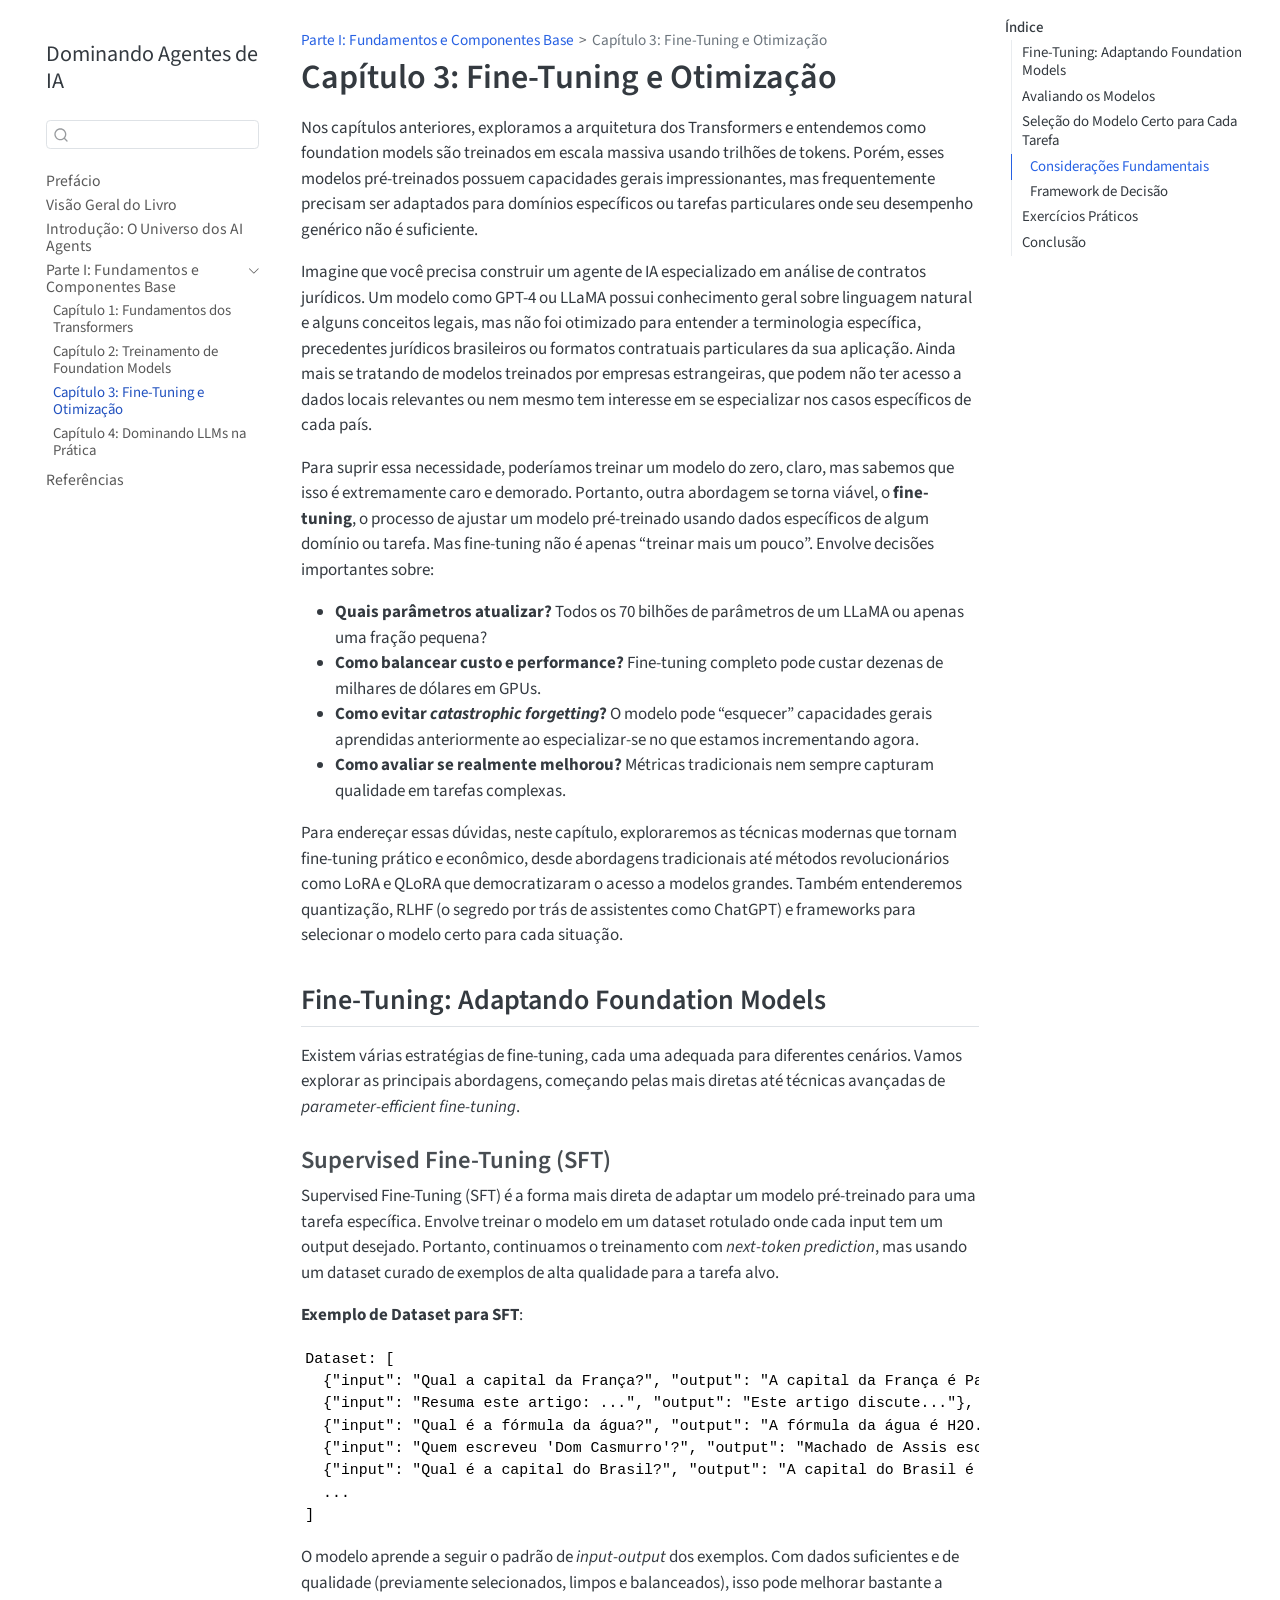
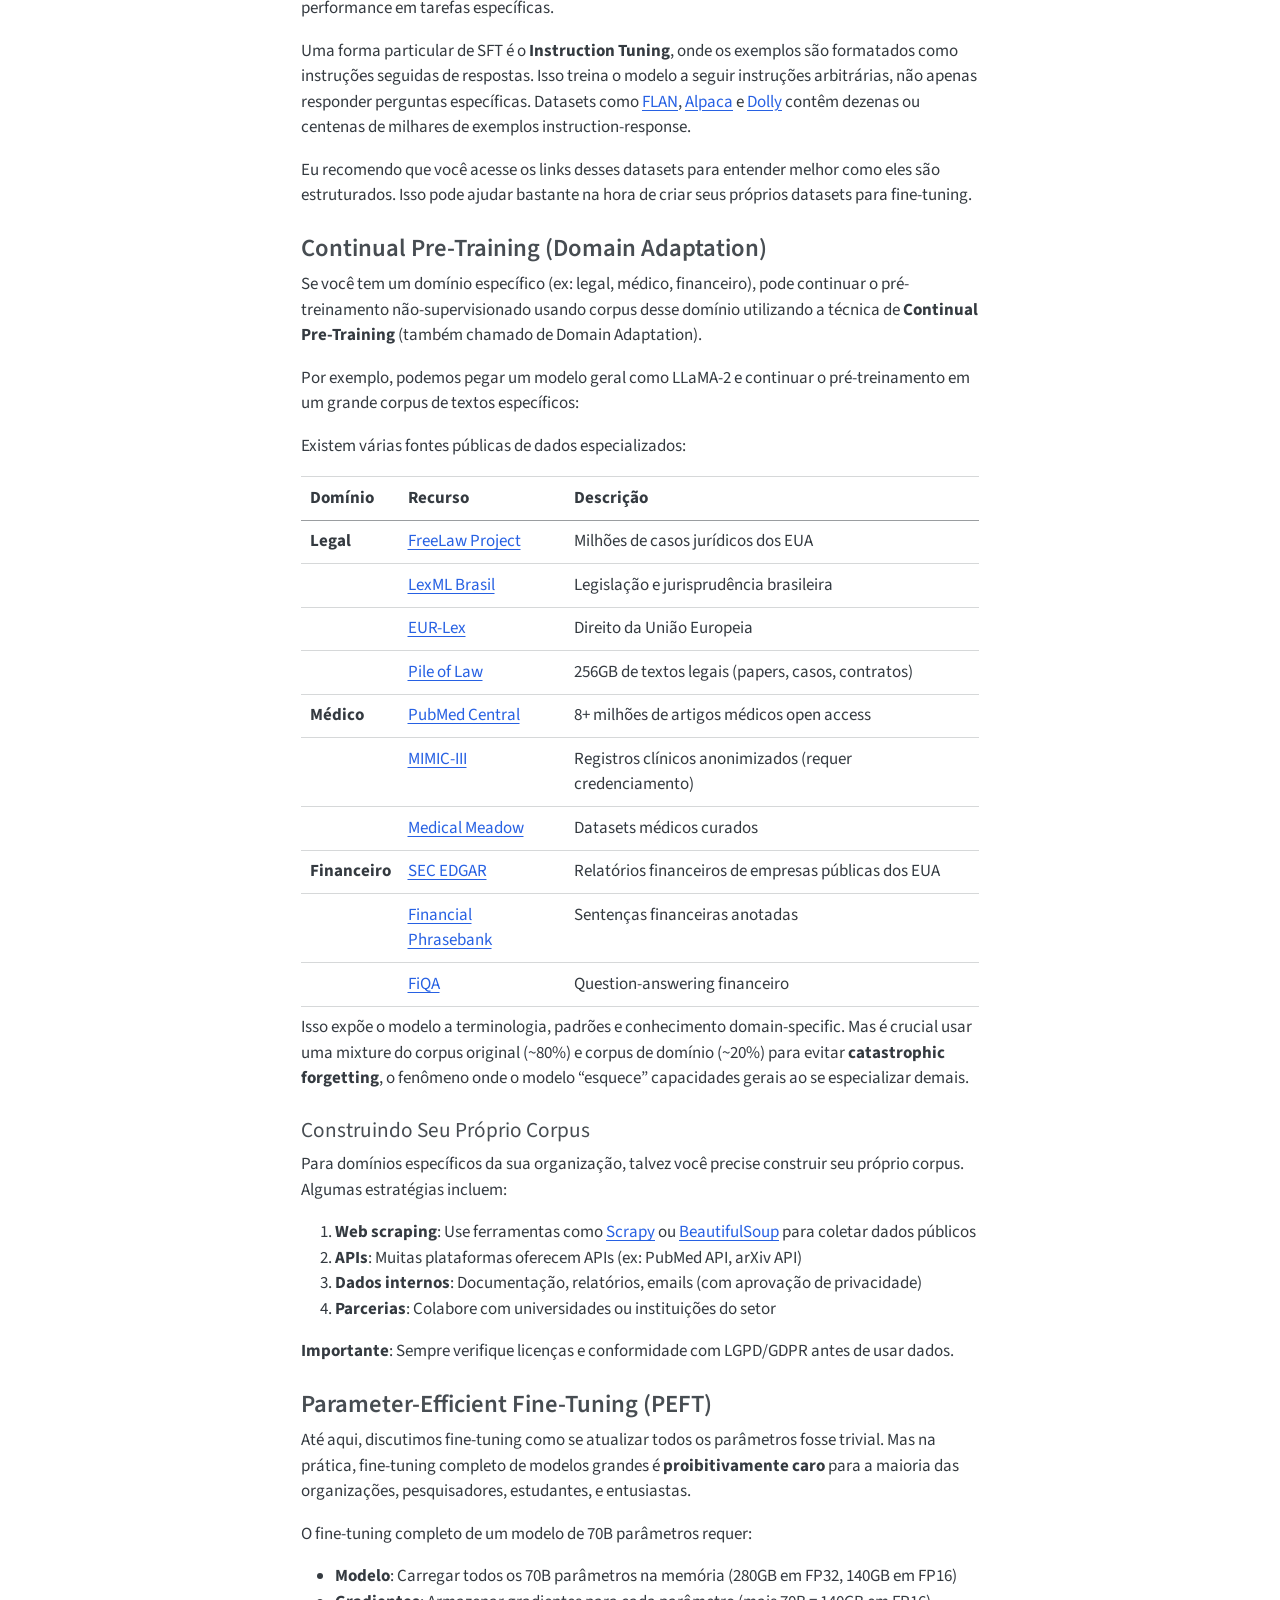
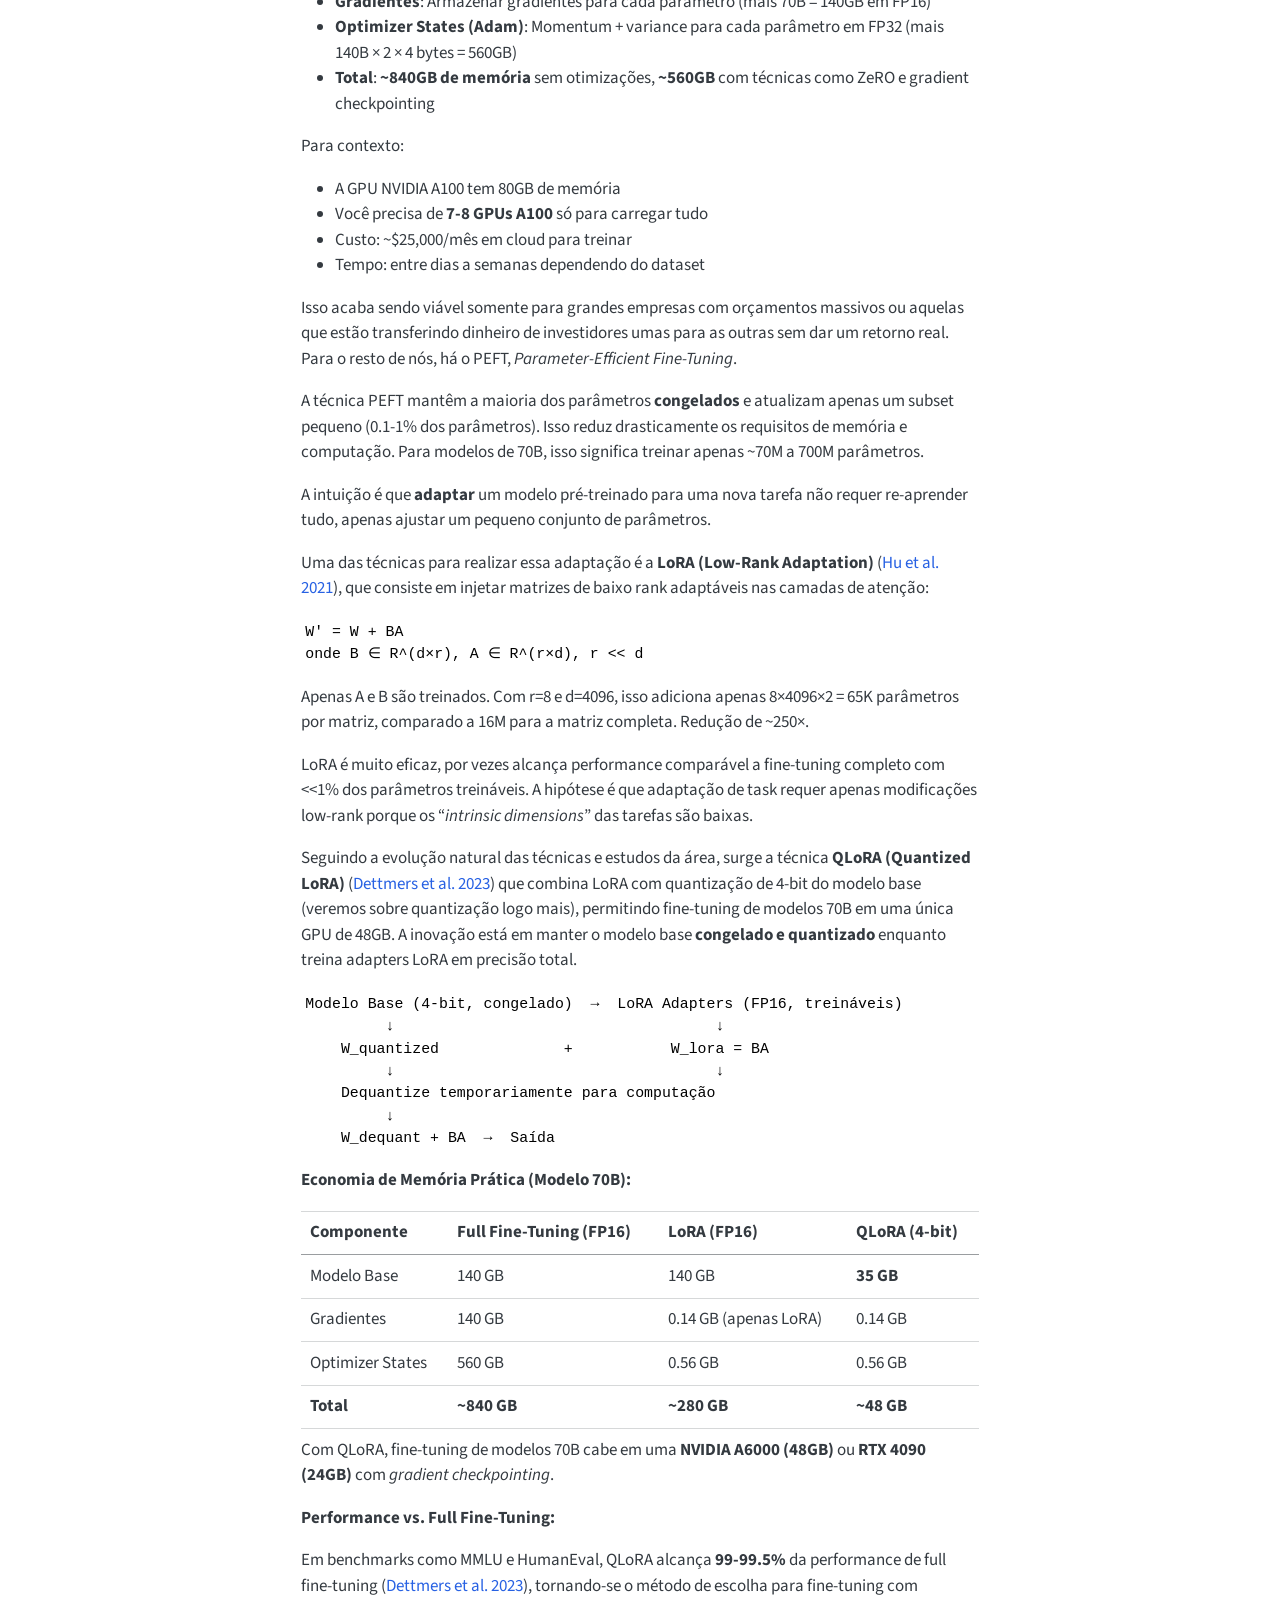
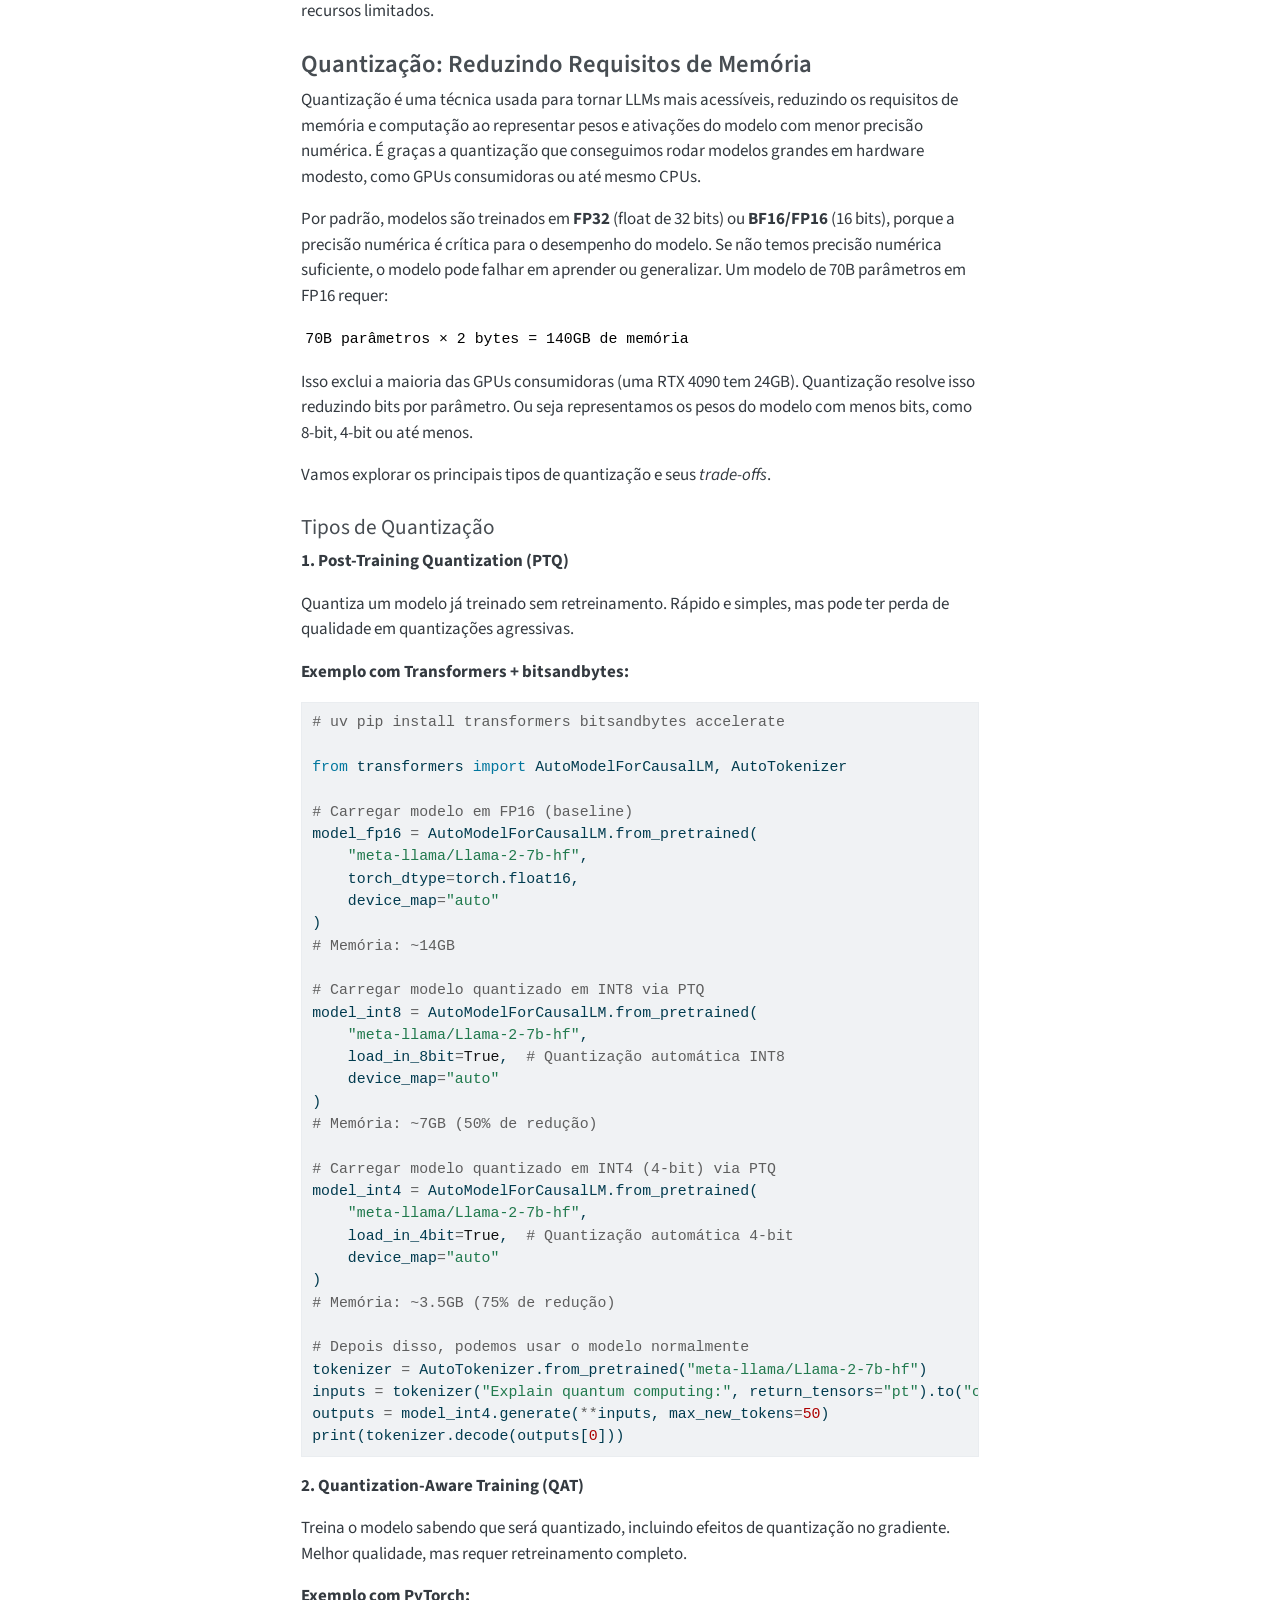
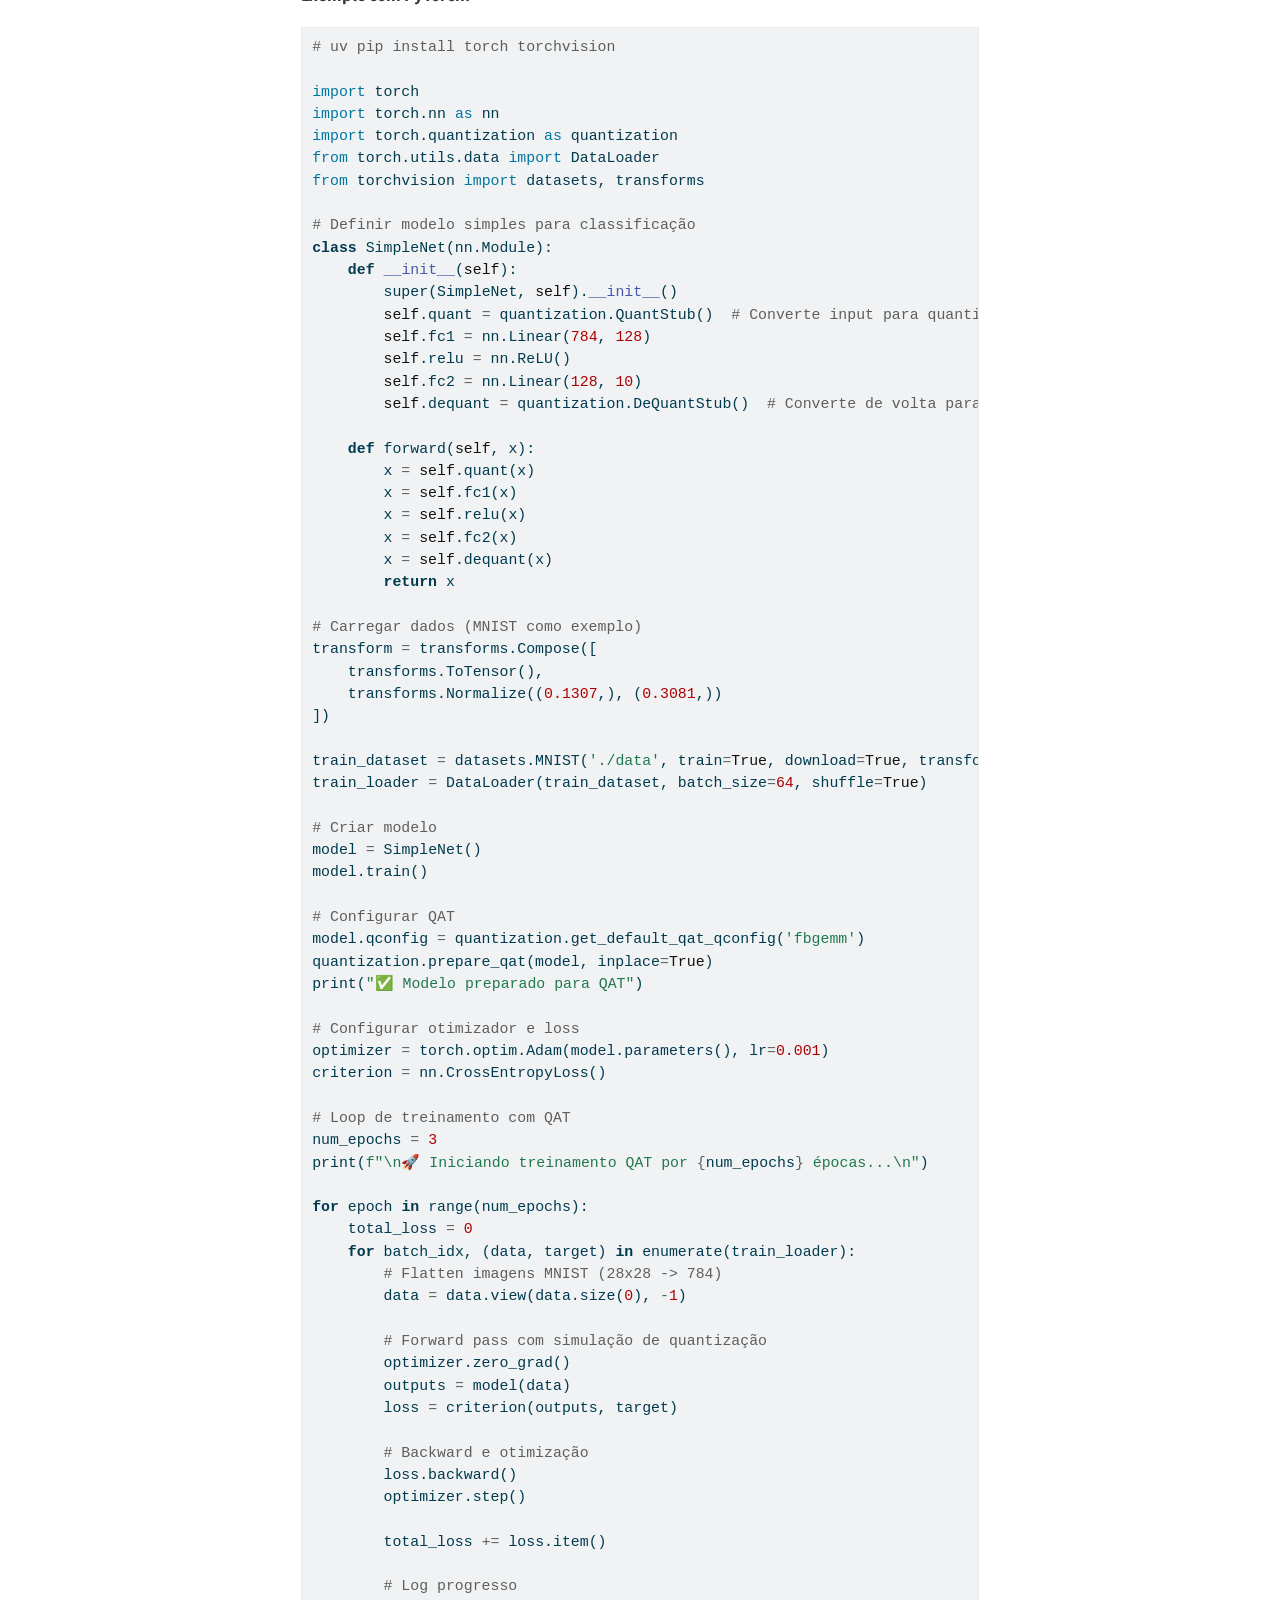
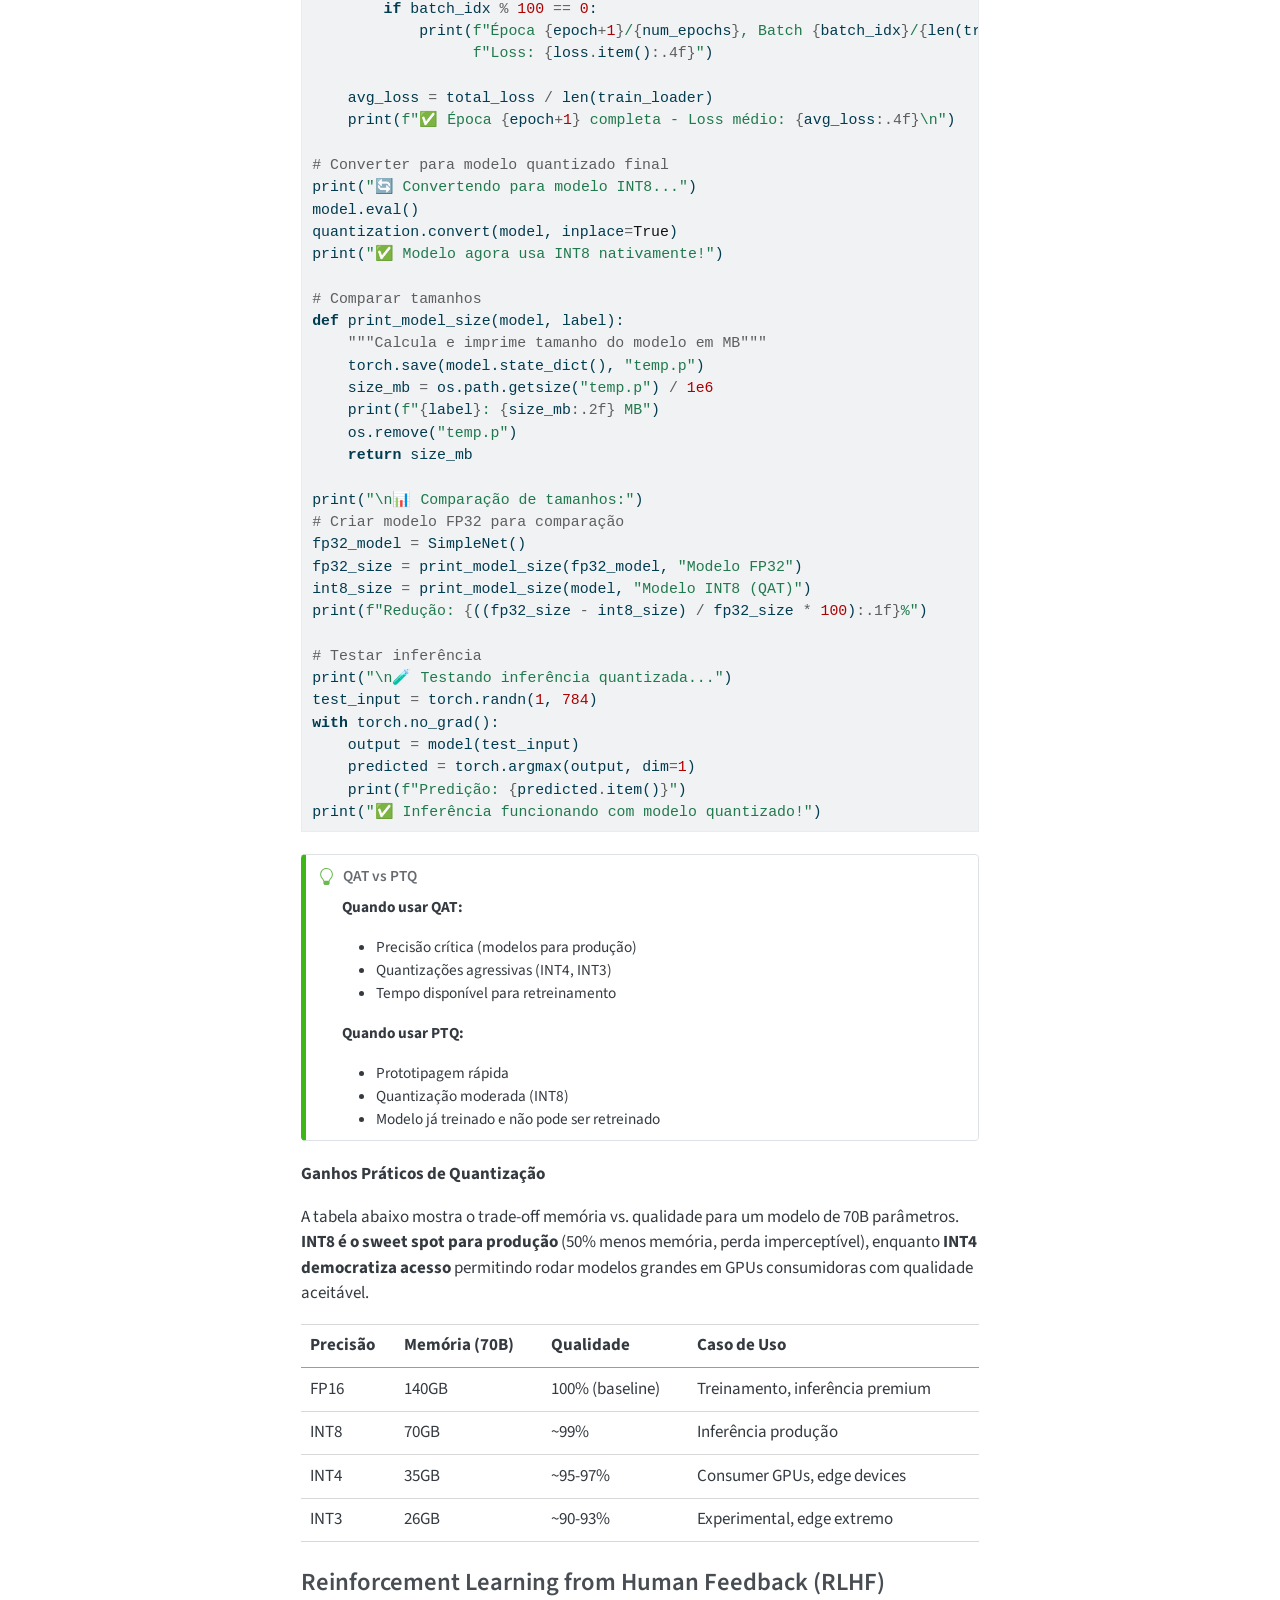
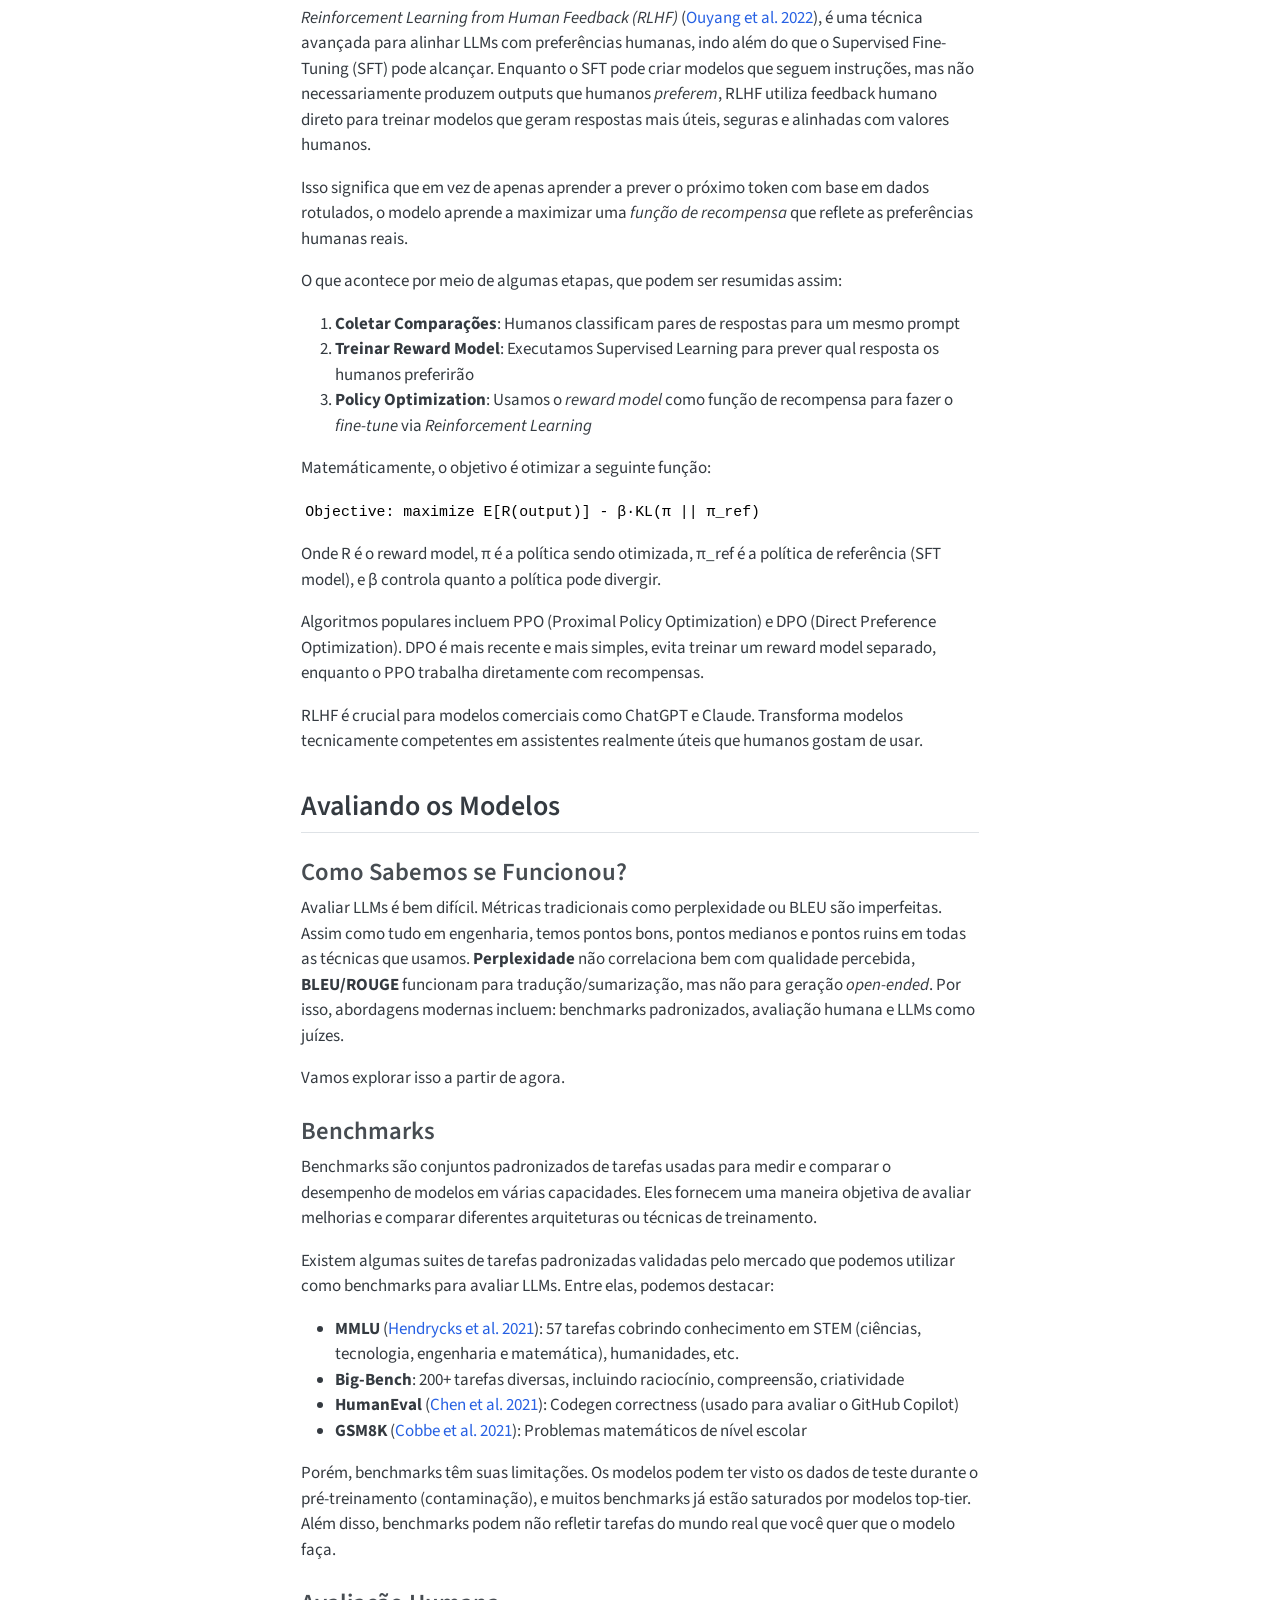
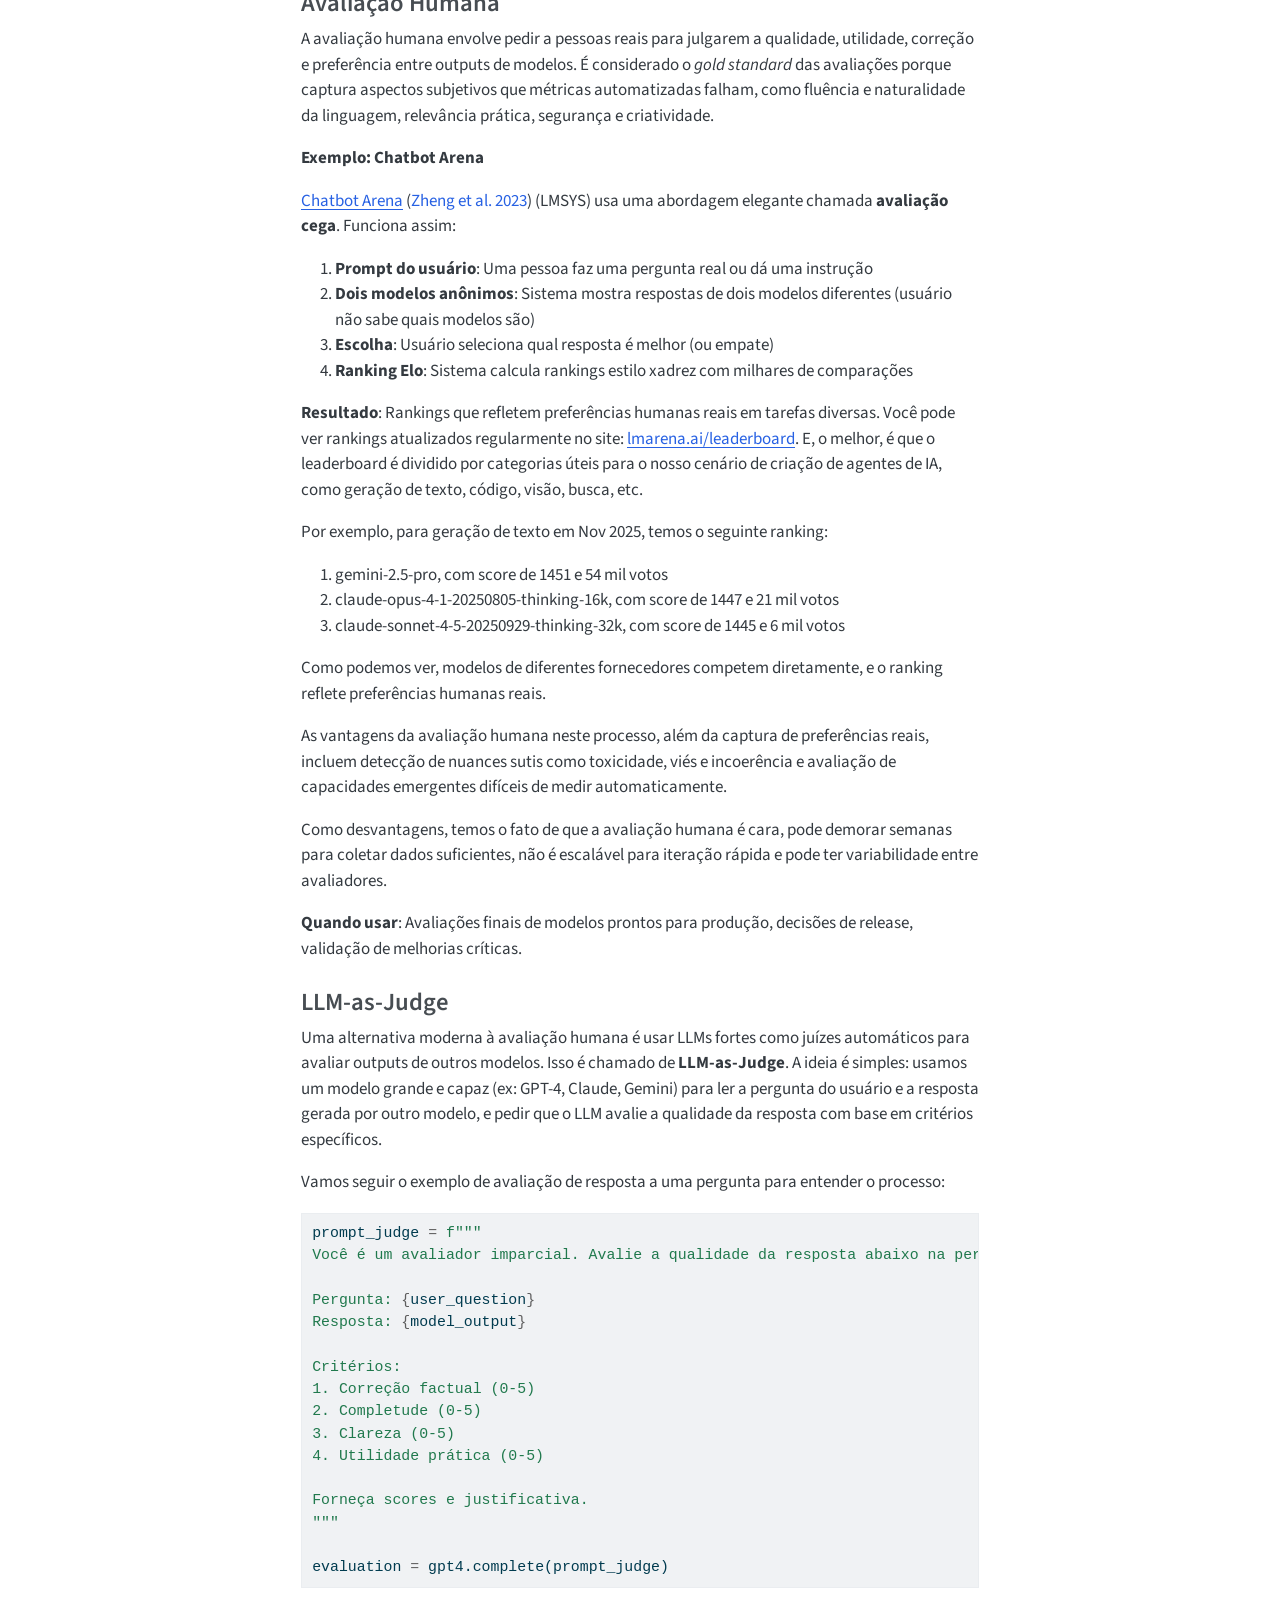
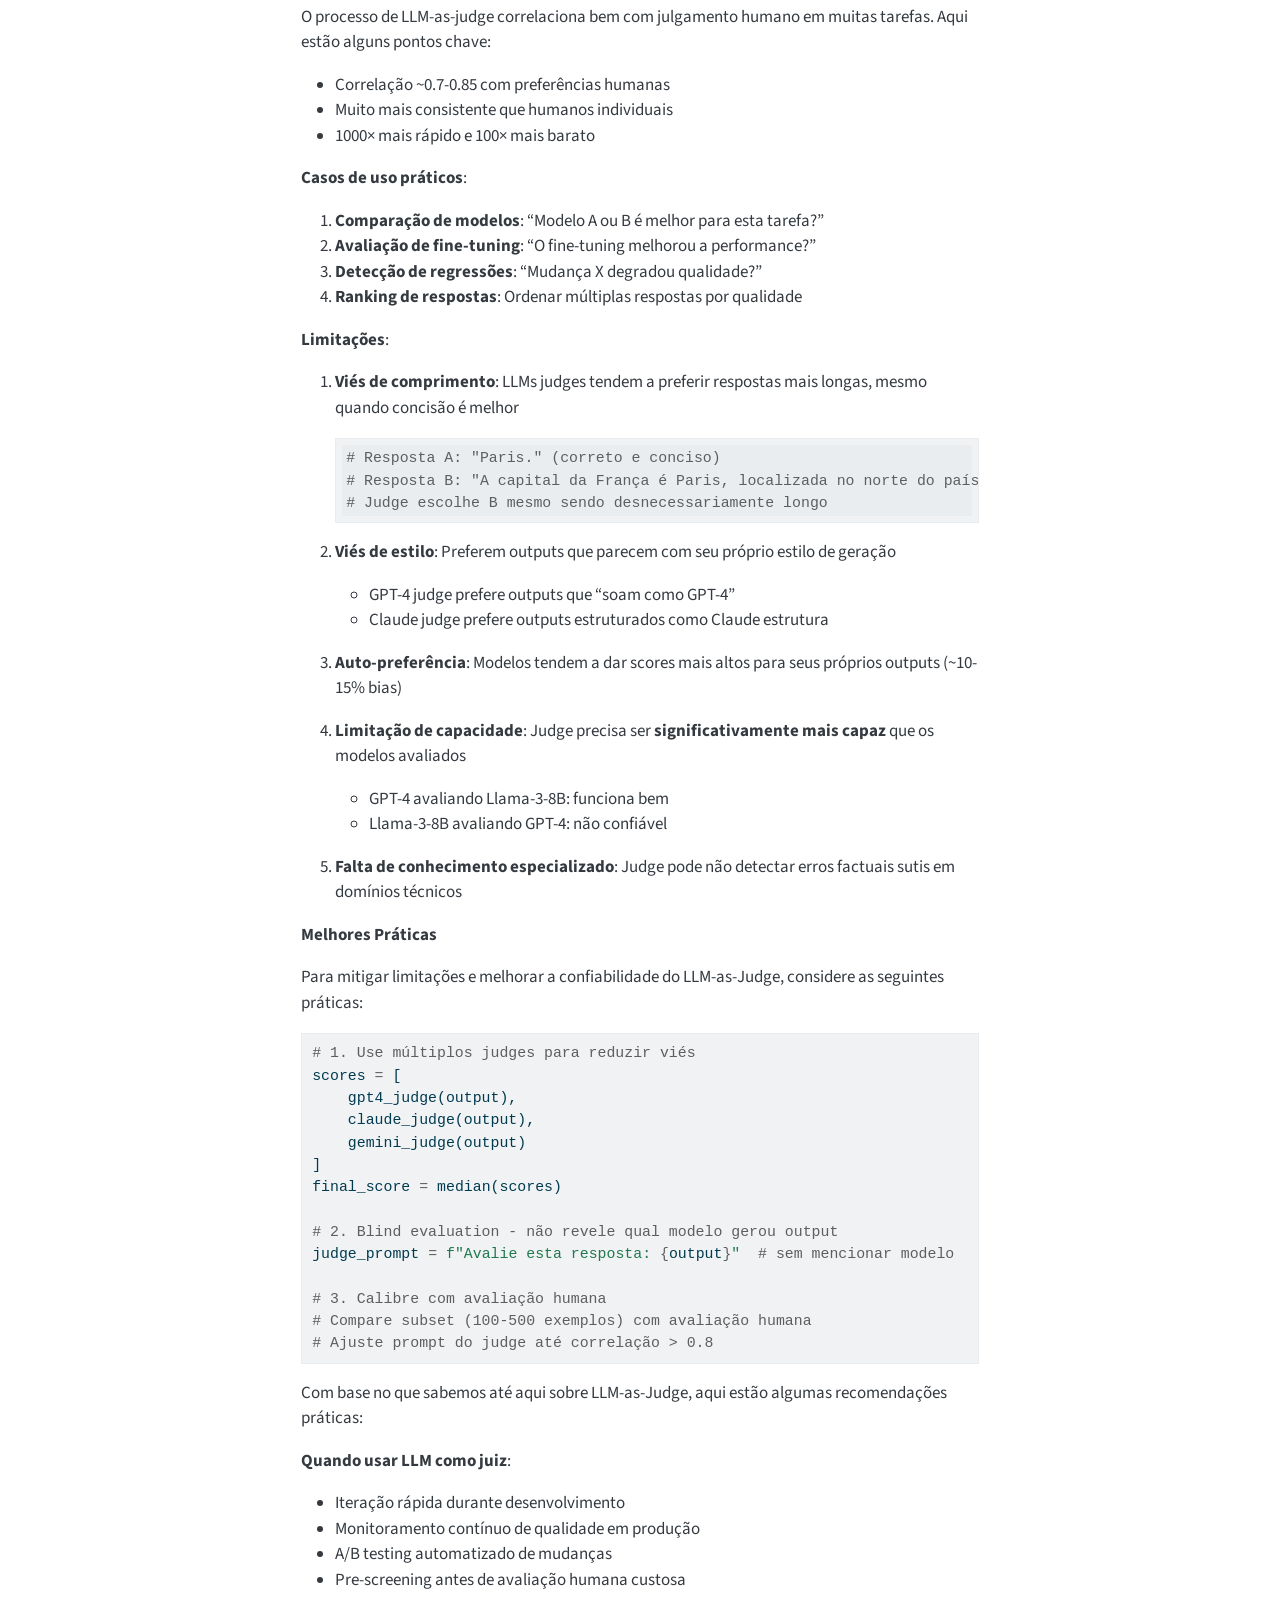
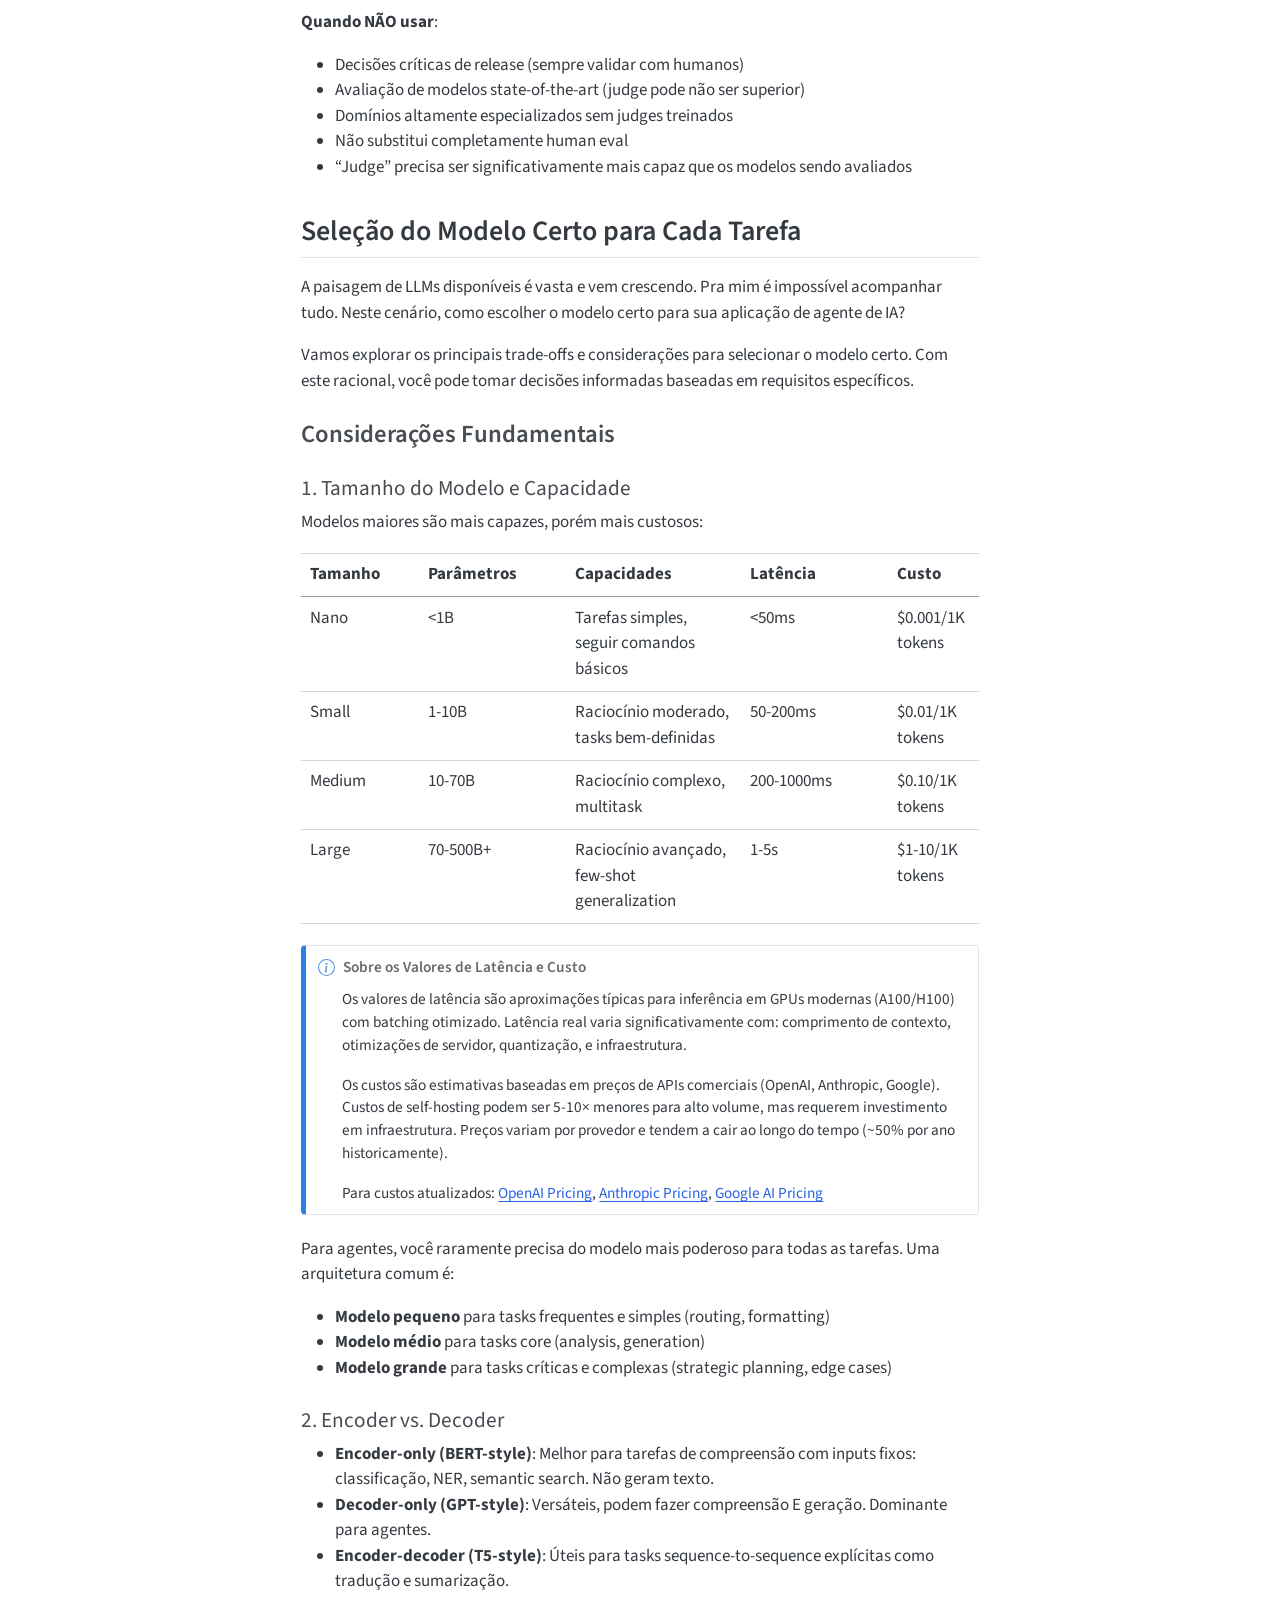
<file: chapters/part-01/03-fine-tuning-otimizacao.html>
<!DOCTYPE html>
<html xmlns="http://www.w3.org/1999/xhtml" lang="pt" xml:lang="pt"><head>

<meta charset="utf-8">
<meta name="generator" content="quarto-1.8.25">

<meta name="viewport" content="width=device-width, initial-scale=1.0, user-scalable=yes">


<title>Capítulo 3: Fine-Tuning e Otimização – Dominando Agentes de IA</title>
<style>
code{white-space: pre-wrap;}
span.smallcaps{font-variant: small-caps;}
div.columns{display: flex; gap: min(4vw, 1.5em);}
div.column{flex: auto; overflow-x: auto;}
div.hanging-indent{margin-left: 1.5em; text-indent: -1.5em;}
ul.task-list{list-style: none;}
ul.task-list li input[type="checkbox"] {
  width: 0.8em;
  margin: 0 0.8em 0.2em -1em; /* quarto-specific, see https://github.com/quarto-dev/quarto-cli/issues/4556 */ 
  vertical-align: middle;
}
/* CSS for syntax highlighting */
html { -webkit-text-size-adjust: 100%; }
pre > code.sourceCode { white-space: pre; position: relative; }
pre > code.sourceCode > span { display: inline-block; line-height: 1.25; }
pre > code.sourceCode > span:empty { height: 1.2em; }
.sourceCode { overflow: visible; }
code.sourceCode > span { color: inherit; text-decoration: inherit; }
div.sourceCode { margin: 1em 0; }
pre.sourceCode { margin: 0; }
@media screen {
div.sourceCode { overflow: auto; }
}
@media print {
pre > code.sourceCode { white-space: pre-wrap; }
pre > code.sourceCode > span { text-indent: -5em; padding-left: 5em; }
}
pre.numberSource code
  { counter-reset: source-line 0; }
pre.numberSource code > span
  { position: relative; left: -4em; counter-increment: source-line; }
pre.numberSource code > span > a:first-child::before
  { content: counter(source-line);
    position: relative; left: -1em; text-align: right; vertical-align: baseline;
    border: none; display: inline-block;
    -webkit-touch-callout: none; -webkit-user-select: none;
    -khtml-user-select: none; -moz-user-select: none;
    -ms-user-select: none; user-select: none;
    padding: 0 4px; width: 4em;
  }
pre.numberSource { margin-left: 3em;  padding-left: 4px; }
div.sourceCode
  {   }
@media screen {
pre > code.sourceCode > span > a:first-child::before { text-decoration: underline; }
}
/* CSS for citations */
div.csl-bib-body { }
div.csl-entry {
  clear: both;
  margin-bottom: 0em;
}
.hanging-indent div.csl-entry {
  margin-left:2em;
  text-indent:-2em;
}
div.csl-left-margin {
  min-width:2em;
  float:left;
}
div.csl-right-inline {
  margin-left:2em;
  padding-left:1em;
}
div.csl-indent {
  margin-left: 2em;
}</style>


<script src="../../site_libs/quarto-nav/quarto-nav.js"></script>
<script src="../../site_libs/quarto-nav/headroom.min.js"></script>
<script src="../../site_libs/clipboard/clipboard.min.js"></script>
<script src="../../site_libs/quarto-search/autocomplete.umd.js"></script>
<script src="../../site_libs/quarto-search/fuse.min.js"></script>
<script src="../../site_libs/quarto-search/quarto-search.js"></script>
<meta name="quarto:offset" content="../../">
<link href="../../chapters/part-01/04-dominando-llms-pratica.html" rel="next">
<link href="../../chapters/part-01/02-treinamento-foundation-models.html" rel="prev">
<script src="../../site_libs/quarto-html/quarto.js" type="module"></script>
<script src="../../site_libs/quarto-html/tabsets/tabsets.js" type="module"></script>
<script src="../../site_libs/quarto-html/axe/axe-check.js" type="module"></script>
<script src="../../site_libs/quarto-html/popper.min.js"></script>
<script src="../../site_libs/quarto-html/tippy.umd.min.js"></script>
<script src="../../site_libs/quarto-html/anchor.min.js"></script>
<link href="../../site_libs/quarto-html/tippy.css" rel="stylesheet">
<link href="../../site_libs/quarto-html/quarto-syntax-highlighting-7b89279ff1a6dce999919e0e67d4d9ec.css" rel="stylesheet" id="quarto-text-highlighting-styles">
<script src="../../site_libs/bootstrap/bootstrap.min.js"></script>
<link href="../../site_libs/bootstrap/bootstrap-icons.css" rel="stylesheet">
<link href="../../site_libs/bootstrap/bootstrap-0dd2bd5de344125cf763a379ddc3eb04.min.css" rel="stylesheet" append-hash="true" id="quarto-bootstrap" data-mode="light">
<script id="quarto-search-options" type="application/json">{
  "location": "sidebar",
  "copy-button": false,
  "collapse-after": 3,
  "panel-placement": "start",
  "type": "textbox",
  "limit": 50,
  "keyboard-shortcut": [
    "f",
    "/",
    "s"
  ],
  "show-item-context": false,
  "language": {
    "search-no-results-text": "Nenhum resultado",
    "search-matching-documents-text": "documentos correspondentes",
    "search-copy-link-title": "Copiar link para a busca",
    "search-hide-matches-text": "Esconder correspondências adicionais",
    "search-more-match-text": "mais correspondência neste documento",
    "search-more-matches-text": "mais correspondências neste documento",
    "search-clear-button-title": "Limpar",
    "search-text-placeholder": "",
    "search-detached-cancel-button-title": "Cancelar",
    "search-submit-button-title": "Enviar",
    "search-label": "Procurar"
  }
}</script>


<link rel="stylesheet" href="../../styles.css">
</head>

<body class="nav-sidebar floating quarto-light">

<div id="quarto-search-results"></div>
  <header id="quarto-header" class="headroom fixed-top">
  <nav class="quarto-secondary-nav">
    <div class="container-fluid d-flex">
      <button type="button" class="quarto-btn-toggle btn" data-bs-toggle="collapse" role="button" data-bs-target=".quarto-sidebar-collapse-item" aria-controls="quarto-sidebar" aria-expanded="false" aria-label="Alternar barra lateral" onclick="if (window.quartoToggleHeadroom) { window.quartoToggleHeadroom(); }">
        <i class="bi bi-layout-text-sidebar-reverse"></i>
      </button>
        <nav class="quarto-page-breadcrumbs" aria-label="breadcrumb"><ol class="breadcrumb"><li class="breadcrumb-item"><a href="../../chapters/part-01/01-fundamentos-transformers.html">Parte I: Fundamentos e Componentes Base</a></li><li class="breadcrumb-item"><a href="../../chapters/part-01/03-fine-tuning-otimizacao.html">Capítulo 3: Fine-Tuning e Otimização</a></li></ol></nav>
        <a class="flex-grow-1" role="navigation" data-bs-toggle="collapse" data-bs-target=".quarto-sidebar-collapse-item" aria-controls="quarto-sidebar" aria-expanded="false" aria-label="Alternar barra lateral" onclick="if (window.quartoToggleHeadroom) { window.quartoToggleHeadroom(); }">      
        </a>
      <button type="button" class="btn quarto-search-button" aria-label="Procurar" onclick="window.quartoOpenSearch();">
        <i class="bi bi-search"></i>
      </button>
    </div>
  </nav>
</header>
<!-- content -->
<div id="quarto-content" class="quarto-container page-columns page-rows-contents page-layout-article">
<!-- sidebar -->
  <nav id="quarto-sidebar" class="sidebar collapse collapse-horizontal quarto-sidebar-collapse-item sidebar-navigation floating overflow-auto">
    <div class="pt-lg-2 mt-2 text-left sidebar-header sidebar-header-stacked">
      <a href="../../index.html" class="sidebar-logo-link">
      </a>
    <div class="sidebar-title mb-0 py-0">
      <a href="../../">Dominando Agentes de IA</a> 
    </div>
      </div>
        <div class="mt-2 flex-shrink-0 align-items-center">
        <div class="sidebar-search">
        <div id="quarto-search" class="" title="Procurar"></div>
        </div>
        </div>
    <div class="sidebar-menu-container"> 
    <ul class="list-unstyled mt-1">
        <li class="sidebar-item">
  <div class="sidebar-item-container"> 
  <a href="../../index.html" class="sidebar-item-text sidebar-link">
 <span class="menu-text">Prefácio</span></a>
  </div>
</li>
        <li class="sidebar-item">
  <div class="sidebar-item-container"> 
  <a href="../../chapters/00-visao-geral.html" class="sidebar-item-text sidebar-link">
 <span class="menu-text">Visão Geral do Livro</span></a>
  </div>
</li>
        <li class="sidebar-item">
  <div class="sidebar-item-container"> 
  <a href="../../chapters/01-intro.html" class="sidebar-item-text sidebar-link">
 <span class="menu-text">Introdução: O Universo dos AI Agents</span></a>
  </div>
</li>
        <li class="sidebar-item sidebar-item-section">
      <div class="sidebar-item-container"> 
            <a class="sidebar-item-text sidebar-link text-start" data-bs-toggle="collapse" data-bs-target="#quarto-sidebar-section-1" role="navigation" aria-expanded="true">
 <span class="menu-text">Parte I: Fundamentos e Componentes Base</span></a>
          <a class="sidebar-item-toggle text-start" data-bs-toggle="collapse" data-bs-target="#quarto-sidebar-section-1" role="navigation" aria-expanded="true" aria-label="Alternar seção">
            <i class="bi bi-chevron-right ms-2"></i>
          </a> 
      </div>
      <ul id="quarto-sidebar-section-1" class="collapse list-unstyled sidebar-section depth1 show">  
          <li class="sidebar-item">
  <div class="sidebar-item-container"> 
  <a href="../../chapters/part-01/01-fundamentos-transformers.html" class="sidebar-item-text sidebar-link">
 <span class="menu-text">Capítulo 1: Fundamentos dos Transformers</span></a>
  </div>
</li>
          <li class="sidebar-item">
  <div class="sidebar-item-container"> 
  <a href="../../chapters/part-01/02-treinamento-foundation-models.html" class="sidebar-item-text sidebar-link">
 <span class="menu-text">Capítulo 2: Treinamento de Foundation Models</span></a>
  </div>
</li>
          <li class="sidebar-item">
  <div class="sidebar-item-container"> 
  <a href="../../chapters/part-01/03-fine-tuning-otimizacao.html" class="sidebar-item-text sidebar-link active">
 <span class="menu-text">Capítulo 3: Fine-Tuning e Otimização</span></a>
  </div>
</li>
          <li class="sidebar-item">
  <div class="sidebar-item-container"> 
  <a href="../../chapters/part-01/04-dominando-llms-pratica.html" class="sidebar-item-text sidebar-link">
 <span class="menu-text">Capítulo 4: Dominando LLMs na Prática</span></a>
  </div>
</li>
      </ul>
  </li>
        <li class="sidebar-item">
  <div class="sidebar-item-container"> 
  <a href="../../chapters/99-references.html" class="sidebar-item-text sidebar-link">
 <span class="menu-text">Referências</span></a>
  </div>
</li>
    </ul>
    </div>
</nav>
<div id="quarto-sidebar-glass" class="quarto-sidebar-collapse-item" data-bs-toggle="collapse" data-bs-target=".quarto-sidebar-collapse-item"></div>
<!-- margin-sidebar -->
    <div id="quarto-margin-sidebar" class="sidebar margin-sidebar">
        <nav id="TOC" role="doc-toc" class="toc-active">
    <h2 id="toc-title">Índice</h2>
   
  <ul>
  <li><a href="#fine-tuning-adaptando-foundation-models" id="toc-fine-tuning-adaptando-foundation-models" class="nav-link active" data-scroll-target="#fine-tuning-adaptando-foundation-models">Fine-Tuning: Adaptando Foundation Models</a>
  <ul class="collapse">
  <li><a href="#supervised-fine-tuning-sft" id="toc-supervised-fine-tuning-sft" class="nav-link" data-scroll-target="#supervised-fine-tuning-sft">Supervised Fine-Tuning (SFT)</a></li>
  <li><a href="#continual-pre-training-domain-adaptation" id="toc-continual-pre-training-domain-adaptation" class="nav-link" data-scroll-target="#continual-pre-training-domain-adaptation">Continual Pre-Training (Domain Adaptation)</a></li>
  <li><a href="#parameter-efficient-fine-tuning-peft" id="toc-parameter-efficient-fine-tuning-peft" class="nav-link" data-scroll-target="#parameter-efficient-fine-tuning-peft">Parameter-Efficient Fine-Tuning (PEFT)</a></li>
  <li><a href="#quantização-reduzindo-requisitos-de-memória" id="toc-quantização-reduzindo-requisitos-de-memória" class="nav-link" data-scroll-target="#quantização-reduzindo-requisitos-de-memória">Quantização: Reduzindo Requisitos de Memória</a></li>
  <li><a href="#reinforcement-learning-from-human-feedback-rlhf" id="toc-reinforcement-learning-from-human-feedback-rlhf" class="nav-link" data-scroll-target="#reinforcement-learning-from-human-feedback-rlhf">Reinforcement Learning from Human Feedback (RLHF)</a></li>
  </ul></li>
  <li><a href="#avaliando-os-modelos" id="toc-avaliando-os-modelos" class="nav-link" data-scroll-target="#avaliando-os-modelos">Avaliando os Modelos</a>
  <ul class="collapse">
  <li><a href="#como-sabemos-se-funcionou" id="toc-como-sabemos-se-funcionou" class="nav-link" data-scroll-target="#como-sabemos-se-funcionou">Como Sabemos se Funcionou?</a></li>
  <li><a href="#benchmarks" id="toc-benchmarks" class="nav-link" data-scroll-target="#benchmarks">Benchmarks</a></li>
  <li><a href="#avaliação-humana" id="toc-avaliação-humana" class="nav-link" data-scroll-target="#avaliação-humana">Avaliação Humana</a></li>
  <li><a href="#llm-as-judge" id="toc-llm-as-judge" class="nav-link" data-scroll-target="#llm-as-judge">LLM-as-Judge</a></li>
  </ul></li>
  <li><a href="#seleção-do-modelo-certo-para-cada-tarefa" id="toc-seleção-do-modelo-certo-para-cada-tarefa" class="nav-link" data-scroll-target="#seleção-do-modelo-certo-para-cada-tarefa">Seleção do Modelo Certo para Cada Tarefa</a>
  <ul class="collapse">
  <li><a href="#considerações-fundamentais" id="toc-considerações-fundamentais" class="nav-link" data-scroll-target="#considerações-fundamentais">Considerações Fundamentais</a></li>
  <li><a href="#framework-de-decisão" id="toc-framework-de-decisão" class="nav-link" data-scroll-target="#framework-de-decisão">Framework de Decisão</a></li>
  </ul></li>
  <li><a href="#exercícios-práticos" id="toc-exercícios-práticos" class="nav-link" data-scroll-target="#exercícios-práticos">Exercícios Práticos</a>
  <ul class="collapse">
  <li><a href="#exercício-1-fine-tuning-com-lora-para-tradução-de-termos-técnicos" id="toc-exercício-1-fine-tuning-com-lora-para-tradução-de-termos-técnicos" class="nav-link" data-scroll-target="#exercício-1-fine-tuning-com-lora-para-tradução-de-termos-técnicos">Exercício 1: Fine-Tuning com LoRA para Tradução de Termos Técnicos</a></li>
  <li><a href="#exercício-2-quantização-e-benchmark-de-performance" id="toc-exercício-2-quantização-e-benchmark-de-performance" class="nav-link" data-scroll-target="#exercício-2-quantização-e-benchmark-de-performance">Exercício 2: Quantização e Benchmark de Performance</a></li>
  <li><a href="#exercício-3-implementando-llm-as-judge-para-avaliação" id="toc-exercício-3-implementando-llm-as-judge-para-avaliação" class="nav-link" data-scroll-target="#exercício-3-implementando-llm-as-judge-para-avaliação">Exercício 3: Implementando LLM-as-Judge para Avaliação</a></li>
  </ul></li>
  <li><a href="#conclusão" id="toc-conclusão" class="nav-link" data-scroll-target="#conclusão">Conclusão</a></li>
  </ul>
</nav>
    </div>
<!-- main -->
<main class="content" id="quarto-document-content">

<header id="title-block-header" class="quarto-title-block default"><nav class="quarto-page-breadcrumbs quarto-title-breadcrumbs d-none d-lg-block" aria-label="breadcrumb"><ol class="breadcrumb"><li class="breadcrumb-item"><a href="../../chapters/part-01/01-fundamentos-transformers.html">Parte I: Fundamentos e Componentes Base</a></li><li class="breadcrumb-item"><a href="../../chapters/part-01/03-fine-tuning-otimizacao.html">Capítulo 3: Fine-Tuning e Otimização</a></li></ol></nav>
<div class="quarto-title">
<h1 class="title">Capítulo 3: Fine-Tuning e Otimização</h1>
</div>



<div class="quarto-title-meta">

    
  
    
  </div>
  


</header>


<p>Nos capítulos anteriores, exploramos a arquitetura dos Transformers e entendemos como foundation models são treinados em escala massiva usando trilhões de tokens. Porém, esses modelos pré-treinados possuem capacidades gerais impressionantes, mas frequentemente precisam ser adaptados para domínios específicos ou tarefas particulares onde seu desempenho genérico não é suficiente.</p>
<p>Imagine que você precisa construir um agente de IA especializado em análise de contratos jurídicos. Um modelo como GPT-4 ou LLaMA possui conhecimento geral sobre linguagem natural e alguns conceitos legais, mas não foi otimizado para entender a terminologia específica, precedentes jurídicos brasileiros ou formatos contratuais particulares da sua aplicação. Ainda mais se tratando de modelos treinados por empresas estrangeiras, que podem não ter acesso a dados locais relevantes ou nem mesmo tem interesse em se especializar nos casos específicos de cada país.</p>
<p>Para suprir essa necessidade, poderíamos treinar um modelo do zero, claro, mas sabemos que isso é extremamente caro e demorado. Portanto, outra abordagem se torna viável, o <strong>fine-tuning</strong>, o processo de ajustar um modelo pré-treinado usando dados específicos de algum domínio ou tarefa. Mas fine-tuning não é apenas “treinar mais um pouco”. Envolve decisões importantes sobre:</p>
<ul>
<li><strong>Quais parâmetros atualizar?</strong> Todos os 70 bilhões de parâmetros de um LLaMA ou apenas uma fração pequena?</li>
<li><strong>Como balancear custo e performance?</strong> Fine-tuning completo pode custar dezenas de milhares de dólares em GPUs.</li>
<li><strong>Como evitar <em>catastrophic forgetting</em>?</strong> O modelo pode “esquecer” capacidades gerais aprendidas anteriormente ao especializar-se no que estamos incrementando agora.</li>
<li><strong>Como avaliar se realmente melhorou?</strong> Métricas tradicionais nem sempre capturam qualidade em tarefas complexas.</li>
</ul>
<p>Para endereçar essas dúvidas, neste capítulo, exploraremos as técnicas modernas que tornam fine-tuning prático e econômico, desde abordagens tradicionais até métodos revolucionários como LoRA e QLoRA que democratizaram o acesso a modelos grandes. Também entenderemos quantização, RLHF (o segredo por trás de assistentes como ChatGPT) e frameworks para selecionar o modelo certo para cada situação.</p>
<section id="fine-tuning-adaptando-foundation-models" class="level2">
<h2 class="anchored" data-anchor-id="fine-tuning-adaptando-foundation-models">Fine-Tuning: Adaptando Foundation Models</h2>
<p>Existem várias estratégias de fine-tuning, cada uma adequada para diferentes cenários. Vamos explorar as principais abordagens, começando pelas mais diretas até técnicas avançadas de <em>parameter-efficient fine-tuning</em>.</p>
<section id="supervised-fine-tuning-sft" class="level3">
<h3 class="anchored" data-anchor-id="supervised-fine-tuning-sft">Supervised Fine-Tuning (SFT)</h3>
<p>Supervised Fine-Tuning (SFT) é a forma mais direta de adaptar um modelo pré-treinado para uma tarefa específica. Envolve treinar o modelo em um dataset rotulado onde cada input tem um output desejado. Portanto, continuamos o treinamento com <em>next-token prediction</em>, mas usando um dataset curado de exemplos de alta qualidade para a tarefa alvo.</p>
<p><strong>Exemplo de Dataset para SFT</strong>:</p>
<pre><code>Dataset: [
  {"input": "Qual a capital da França?", "output": "A capital da França é Paris."},
  {"input": "Resuma este artigo: ...", "output": "Este artigo discute..."},
  {"input": "Qual é a fórmula da água?", "output": "A fórmula da água é H2O."},
  {"input": "Quem escreveu 'Dom Casmurro'?", "output": "Machado de Assis escreveu 'Dom Casmurro'."},
  {"input": "Qual é a capital do Brasil?", "output": "A capital do Brasil é Brasília."},
  ...
]</code></pre>
<p>O modelo aprende a seguir o padrão de <em>input-output</em> dos exemplos. Com dados suficientes e de qualidade (previamente selecionados, limpos e balanceados), isso pode melhorar bastante a performance em tarefas específicas.</p>
<p>Uma forma particular de SFT é o <strong>Instruction Tuning</strong>, onde os exemplos são formatados como instruções seguidas de respostas. Isso treina o modelo a seguir instruções arbitrárias, não apenas responder perguntas específicas. Datasets como <a href="https://github.com/google-research/FLAN">FLAN</a>, <a href="https://github.com/tatsu-lab/stanford_alpaca">Alpaca</a> e <a href="https://github.com/databrickslabs/dolly">Dolly</a> contêm dezenas ou centenas de milhares de exemplos instruction-response.</p>
<p>Eu recomendo que você acesse os links desses datasets para entender melhor como eles são estruturados. Isso pode ajudar bastante na hora de criar seus próprios datasets para fine-tuning.</p>
</section>
<section id="continual-pre-training-domain-adaptation" class="level3">
<h3 class="anchored" data-anchor-id="continual-pre-training-domain-adaptation">Continual Pre-Training (Domain Adaptation)</h3>
<p>Se você tem um domínio específico (ex: legal, médico, financeiro), pode continuar o pré-treinamento não-supervisionado usando corpus desse domínio utilizando a técnica de <strong>Continual Pre-Training</strong> (também chamado de Domain Adaptation).</p>
<p>Por exemplo, podemos pegar um modelo geral como LLaMA-2 e continuar o pré-treinamento em um grande corpus de textos específicos:</p>
<p>Existem várias fontes públicas de dados especializados:</p>
<table class="caption-top table">
<thead>
<tr class="header">
<th>Domínio</th>
<th>Recurso</th>
<th>Descrição</th>
</tr>
</thead>
<tbody>
<tr class="odd">
<td><strong>Legal</strong></td>
<td><a href="https://free.law/">FreeLaw Project</a></td>
<td>Milhões de casos jurídicos dos EUA</td>
</tr>
<tr class="even">
<td></td>
<td><a href="https://www.lexml.gov.br/">LexML Brasil</a></td>
<td>Legislação e jurisprudência brasileira</td>
</tr>
<tr class="odd">
<td></td>
<td><a href="https://eur-lex.europa.eu/">EUR-Lex</a></td>
<td>Direito da União Europeia</td>
</tr>
<tr class="even">
<td></td>
<td><a href="https://huggingface.co/datasets/pile-of-law">Pile of Law</a></td>
<td>256GB de textos legais (papers, casos, contratos)</td>
</tr>
<tr class="odd">
<td><strong>Médico</strong></td>
<td><a href="https://www.ncbi.nlm.nih.gov/pmc/">PubMed Central</a></td>
<td>8+ milhões de artigos médicos open access</td>
</tr>
<tr class="even">
<td></td>
<td><a href="https://physionet.org/content/mimiciii/">MIMIC-III</a></td>
<td>Registros clínicos anonimizados (requer credenciamento)</td>
</tr>
<tr class="odd">
<td></td>
<td><a href="https://huggingface.co/datasets/medalpaca/medical_meadow">Medical Meadow</a></td>
<td>Datasets médicos curados</td>
</tr>
<tr class="even">
<td><strong>Financeiro</strong></td>
<td><a href="https://www.sec.gov/edgar">SEC EDGAR</a></td>
<td>Relatórios financeiros de empresas públicas dos EUA</td>
</tr>
<tr class="odd">
<td></td>
<td><a href="https://huggingface.co/datasets/financial_phrasebank">Financial Phrasebank</a></td>
<td>Sentenças financeiras anotadas</td>
</tr>
<tr class="even">
<td></td>
<td><a href="https://sites.google.com/view/fiqa/">FiQA</a></td>
<td>Question-answering financeiro</td>
</tr>
</tbody>
</table>
<p>Isso expõe o modelo a terminologia, padrões e conhecimento domain-specific. Mas é crucial usar uma mixture do corpus original (~80%) e corpus de domínio (~20%) para evitar <strong>catastrophic forgetting</strong>, o fenômeno onde o modelo “esquece” capacidades gerais ao se especializar demais.</p>
<section id="construindo-seu-próprio-corpus" class="level4">
<h4 class="anchored" data-anchor-id="construindo-seu-próprio-corpus">Construindo Seu Próprio Corpus</h4>
<p>Para domínios específicos da sua organização, talvez você precise construir seu próprio corpus. Algumas estratégias incluem:</p>
<ol type="1">
<li><strong>Web scraping</strong>: Use ferramentas como <a href="https://scrapy.org/">Scrapy</a> ou <a href="https://www.crummy.com/software/BeautifulSoup/">BeautifulSoup</a> para coletar dados públicos</li>
<li><strong>APIs</strong>: Muitas plataformas oferecem APIs (ex: PubMed API, arXiv API)</li>
<li><strong>Dados internos</strong>: Documentação, relatórios, emails (com aprovação de privacidade)</li>
<li><strong>Parcerias</strong>: Colabore com universidades ou instituições do setor</li>
</ol>
<p><strong>Importante</strong>: Sempre verifique licenças e conformidade com LGPD/GDPR antes de usar dados.</p>
</section>
</section>
<section id="parameter-efficient-fine-tuning-peft" class="level3">
<h3 class="anchored" data-anchor-id="parameter-efficient-fine-tuning-peft">Parameter-Efficient Fine-Tuning (PEFT)</h3>
<p>Até aqui, discutimos fine-tuning como se atualizar todos os parâmetros fosse trivial. Mas na prática, fine-tuning completo de modelos grandes é <strong>proibitivamente caro</strong> para a maioria das organizações, pesquisadores, estudantes, e entusiastas.</p>
<p>O fine-tuning completo de um modelo de 70B parâmetros requer:</p>
<ul>
<li><strong>Modelo</strong>: Carregar todos os 70B parâmetros na memória (280GB em FP32, 140GB em FP16)</li>
<li><strong>Gradientes</strong>: Armazenar gradientes para cada parâmetro (mais 70B = 140GB em FP16)</li>
<li><strong>Optimizer States (Adam)</strong>: Momentum + variance para cada parâmetro em FP32 (mais 140B × 2 × 4 bytes = 560GB)</li>
<li><strong>Total</strong>: <strong>~840GB de memória</strong> sem otimizações, <strong>~560GB</strong> com técnicas como ZeRO e gradient checkpointing</li>
</ul>
<p>Para contexto:</p>
<ul>
<li>A GPU NVIDIA A100 tem 80GB de memória</li>
<li>Você precisa de <strong>7-8 GPUs A100</strong> só para carregar tudo</li>
<li>Custo: ~$25,000/mês em cloud para treinar</li>
<li>Tempo: entre dias a semanas dependendo do dataset</li>
</ul>
<p>Isso acaba sendo viável somente para grandes empresas com orçamentos massivos ou aquelas que estão transferindo dinheiro de investidores umas para as outras sem dar um retorno real. Para o resto de nós, há o PEFT, <em>Parameter-Efficient Fine-Tuning</em>.</p>
<p>A técnica PEFT mantêm a maioria dos parâmetros <strong>congelados</strong> e atualizam apenas um subset pequeno (0.1-1% dos parâmetros). Isso reduz drasticamente os requisitos de memória e computação. Para modelos de 70B, isso significa treinar apenas ~70M a 700M parâmetros.</p>
<p>A intuição é que <strong>adaptar</strong> um modelo pré-treinado para uma nova tarefa não requer re-aprender tudo, apenas ajustar um pequeno conjunto de parâmetros.</p>
<p>Uma das técnicas para realizar essa adaptação é a <strong>LoRA (Low-Rank Adaptation)</strong> <span class="citation" data-cites="hu2021lora">(<a href="../99-references.html#ref-hu2021lora" role="doc-biblioref">Hu et al. 2021</a>)</span>, que consiste em injetar matrizes de baixo rank adaptáveis nas camadas de atenção:</p>
<pre><code>W' = W + BA
onde B ∈ R^(d×r), A ∈ R^(r×d), r &lt;&lt; d</code></pre>
<p>Apenas A e B são treinados. Com r=8 e d=4096, isso adiciona apenas 8×4096×2 = 65K parâmetros por matriz, comparado a 16M para a matriz completa. Redução de ~250×.</p>
<p>LoRA é muito eficaz, por vezes alcança performance comparável a fine-tuning completo com &lt;&lt;1% dos parâmetros treináveis. A hipótese é que adaptação de task requer apenas modificações low-rank porque os “<em>intrinsic dimensions</em>” das tarefas são baixas.</p>
<p>Seguindo a evolução natural das técnicas e estudos da área, surge a técnica <strong>QLoRA (Quantized LoRA)</strong> <span class="citation" data-cites="dettmers2023qlora">(<a href="../99-references.html#ref-dettmers2023qlora" role="doc-biblioref">Dettmers et al. 2023</a>)</span> que combina LoRA com quantização de 4-bit do modelo base (veremos sobre quantização logo mais), permitindo fine-tuning de modelos 70B em uma única GPU de 48GB. A inovação está em manter o modelo base <strong>congelado e quantizado</strong> enquanto treina adapters LoRA em precisão total.</p>
<pre><code>Modelo Base (4-bit, congelado)  →  LoRA Adapters (FP16, treináveis)
         ↓                                    ↓
    W_quantized              +           W_lora = BA
         ↓                                    ↓
    Dequantize temporariamente para computação
         ↓
    W_dequant + BA  →  Saída</code></pre>
<p><strong>Economia de Memória Prática (Modelo 70B):</strong></p>
<table class="caption-top table">
<thead>
<tr class="header">
<th>Componente</th>
<th>Full Fine-Tuning (FP16)</th>
<th>LoRA (FP16)</th>
<th>QLoRA (4-bit)</th>
</tr>
</thead>
<tbody>
<tr class="odd">
<td>Modelo Base</td>
<td>140 GB</td>
<td>140 GB</td>
<td><strong>35 GB</strong></td>
</tr>
<tr class="even">
<td>Gradientes</td>
<td>140 GB</td>
<td>0.14 GB (apenas LoRA)</td>
<td>0.14 GB</td>
</tr>
<tr class="odd">
<td>Optimizer States</td>
<td>560 GB</td>
<td>0.56 GB</td>
<td>0.56 GB</td>
</tr>
<tr class="even">
<td><strong>Total</strong></td>
<td><strong>~840 GB</strong></td>
<td><strong>~280 GB</strong></td>
<td><strong>~48 GB</strong></td>
</tr>
</tbody>
</table>
<p>Com QLoRA, fine-tuning de modelos 70B cabe em uma <strong>NVIDIA A6000 (48GB)</strong> ou <strong>RTX 4090 (24GB)</strong> com <em>gradient checkpointing</em>.</p>
<p><strong>Performance vs.&nbsp;Full Fine-Tuning:</strong></p>
<p>Em benchmarks como MMLU e HumanEval, QLoRA alcança <strong>99-99.5%</strong> da performance de full fine-tuning <span class="citation" data-cites="dettmers2023qlora">(<a href="../99-references.html#ref-dettmers2023qlora" role="doc-biblioref">Dettmers et al. 2023</a>)</span>, tornando-se o método de escolha para fine-tuning com recursos limitados.</p>
</section>
<section id="quantização-reduzindo-requisitos-de-memória" class="level3">
<h3 class="anchored" data-anchor-id="quantização-reduzindo-requisitos-de-memória">Quantização: Reduzindo Requisitos de Memória</h3>
<p>Quantização é uma técnica usada para tornar LLMs mais acessíveis, reduzindo os requisitos de memória e computação ao representar pesos e ativações do modelo com menor precisão numérica. É graças a quantização que conseguimos rodar modelos grandes em hardware modesto, como GPUs consumidoras ou até mesmo CPUs.</p>
<p>Por padrão, modelos são treinados em <strong>FP32</strong> (float de 32 bits) ou <strong>BF16/FP16</strong> (16 bits), porque a precisão numérica é crítica para o desempenho do modelo. Se não temos precisão numérica suficiente, o modelo pode falhar em aprender ou generalizar. Um modelo de 70B parâmetros em FP16 requer:</p>
<pre><code>70B parâmetros × 2 bytes = 140GB de memória</code></pre>
<p>Isso exclui a maioria das GPUs consumidoras (uma RTX 4090 tem 24GB). Quantização resolve isso reduzindo bits por parâmetro. Ou seja representamos os pesos do modelo com menos bits, como 8-bit, 4-bit ou até menos.</p>
<p>Vamos explorar os principais tipos de quantização e seus <em>trade-offs</em>.</p>
<section id="tipos-de-quantização" class="level4">
<h4 class="anchored" data-anchor-id="tipos-de-quantização">Tipos de Quantização</h4>
<p><strong>1. Post-Training Quantization (PTQ)</strong></p>
<p>Quantiza um modelo já treinado sem retreinamento. Rápido e simples, mas pode ter perda de qualidade em quantizações agressivas.</p>
<p><strong>Exemplo com Transformers + bitsandbytes:</strong></p>
<div class="code-copy-outer-scaffold"><div class="sourceCode" id="cb5"><pre class="sourceCode python code-with-copy"><code class="sourceCode python"><span id="cb5-1"><a href="#cb5-1" aria-hidden="true" tabindex="-1"></a><span class="co"># uv pip install transformers bitsandbytes accelerate</span></span>
<span id="cb5-2"><a href="#cb5-2" aria-hidden="true" tabindex="-1"></a></span>
<span id="cb5-3"><a href="#cb5-3" aria-hidden="true" tabindex="-1"></a><span class="im">from</span> transformers <span class="im">import</span> AutoModelForCausalLM, AutoTokenizer</span>
<span id="cb5-4"><a href="#cb5-4" aria-hidden="true" tabindex="-1"></a></span>
<span id="cb5-5"><a href="#cb5-5" aria-hidden="true" tabindex="-1"></a><span class="co"># Carregar modelo em FP16 (baseline)</span></span>
<span id="cb5-6"><a href="#cb5-6" aria-hidden="true" tabindex="-1"></a>model_fp16 <span class="op">=</span> AutoModelForCausalLM.from_pretrained(</span>
<span id="cb5-7"><a href="#cb5-7" aria-hidden="true" tabindex="-1"></a>    <span class="st">"meta-llama/Llama-2-7b-hf"</span>,</span>
<span id="cb5-8"><a href="#cb5-8" aria-hidden="true" tabindex="-1"></a>    torch_dtype<span class="op">=</span>torch.float16,</span>
<span id="cb5-9"><a href="#cb5-9" aria-hidden="true" tabindex="-1"></a>    device_map<span class="op">=</span><span class="st">"auto"</span></span>
<span id="cb5-10"><a href="#cb5-10" aria-hidden="true" tabindex="-1"></a>)</span>
<span id="cb5-11"><a href="#cb5-11" aria-hidden="true" tabindex="-1"></a><span class="co"># Memória: ~14GB</span></span>
<span id="cb5-12"><a href="#cb5-12" aria-hidden="true" tabindex="-1"></a></span>
<span id="cb5-13"><a href="#cb5-13" aria-hidden="true" tabindex="-1"></a><span class="co"># Carregar modelo quantizado em INT8 via PTQ</span></span>
<span id="cb5-14"><a href="#cb5-14" aria-hidden="true" tabindex="-1"></a>model_int8 <span class="op">=</span> AutoModelForCausalLM.from_pretrained(</span>
<span id="cb5-15"><a href="#cb5-15" aria-hidden="true" tabindex="-1"></a>    <span class="st">"meta-llama/Llama-2-7b-hf"</span>,</span>
<span id="cb5-16"><a href="#cb5-16" aria-hidden="true" tabindex="-1"></a>    load_in_8bit<span class="op">=</span><span class="va">True</span>,  <span class="co"># Quantização automática INT8</span></span>
<span id="cb5-17"><a href="#cb5-17" aria-hidden="true" tabindex="-1"></a>    device_map<span class="op">=</span><span class="st">"auto"</span></span>
<span id="cb5-18"><a href="#cb5-18" aria-hidden="true" tabindex="-1"></a>)</span>
<span id="cb5-19"><a href="#cb5-19" aria-hidden="true" tabindex="-1"></a><span class="co"># Memória: ~7GB (50% de redução)</span></span>
<span id="cb5-20"><a href="#cb5-20" aria-hidden="true" tabindex="-1"></a></span>
<span id="cb5-21"><a href="#cb5-21" aria-hidden="true" tabindex="-1"></a><span class="co"># Carregar modelo quantizado em INT4 (4-bit) via PTQ</span></span>
<span id="cb5-22"><a href="#cb5-22" aria-hidden="true" tabindex="-1"></a>model_int4 <span class="op">=</span> AutoModelForCausalLM.from_pretrained(</span>
<span id="cb5-23"><a href="#cb5-23" aria-hidden="true" tabindex="-1"></a>    <span class="st">"meta-llama/Llama-2-7b-hf"</span>,</span>
<span id="cb5-24"><a href="#cb5-24" aria-hidden="true" tabindex="-1"></a>    load_in_4bit<span class="op">=</span><span class="va">True</span>,  <span class="co"># Quantização automática 4-bit</span></span>
<span id="cb5-25"><a href="#cb5-25" aria-hidden="true" tabindex="-1"></a>    device_map<span class="op">=</span><span class="st">"auto"</span></span>
<span id="cb5-26"><a href="#cb5-26" aria-hidden="true" tabindex="-1"></a>)</span>
<span id="cb5-27"><a href="#cb5-27" aria-hidden="true" tabindex="-1"></a><span class="co"># Memória: ~3.5GB (75% de redução)</span></span>
<span id="cb5-28"><a href="#cb5-28" aria-hidden="true" tabindex="-1"></a></span>
<span id="cb5-29"><a href="#cb5-29" aria-hidden="true" tabindex="-1"></a><span class="co"># Depois disso, podemos usar o modelo normalmente</span></span>
<span id="cb5-30"><a href="#cb5-30" aria-hidden="true" tabindex="-1"></a>tokenizer <span class="op">=</span> AutoTokenizer.from_pretrained(<span class="st">"meta-llama/Llama-2-7b-hf"</span>)</span>
<span id="cb5-31"><a href="#cb5-31" aria-hidden="true" tabindex="-1"></a>inputs <span class="op">=</span> tokenizer(<span class="st">"Explain quantum computing:"</span>, return_tensors<span class="op">=</span><span class="st">"pt"</span>).to(<span class="st">"cuda"</span>)</span>
<span id="cb5-32"><a href="#cb5-32" aria-hidden="true" tabindex="-1"></a>outputs <span class="op">=</span> model_int4.generate(<span class="op">**</span>inputs, max_new_tokens<span class="op">=</span><span class="dv">50</span>)</span>
<span id="cb5-33"><a href="#cb5-33" aria-hidden="true" tabindex="-1"></a><span class="bu">print</span>(tokenizer.decode(outputs[<span class="dv">0</span>]))</span></code></pre></div><button title="Copiar para a área de transferência" class="code-copy-button"><i class="bi"></i></button></div>
<p><strong>2. Quantization-Aware Training (QAT)</strong></p>
<p>Treina o modelo sabendo que será quantizado, incluindo efeitos de quantização no gradiente. Melhor qualidade, mas requer retreinamento completo.</p>
<p><strong>Exemplo com PyTorch:</strong></p>
<div class="code-copy-outer-scaffold"><div class="sourceCode" id="cb6"><pre class="sourceCode python code-with-copy"><code class="sourceCode python"><span id="cb6-1"><a href="#cb6-1" aria-hidden="true" tabindex="-1"></a><span class="co"># uv pip install torch torchvision</span></span>
<span id="cb6-2"><a href="#cb6-2" aria-hidden="true" tabindex="-1"></a></span>
<span id="cb6-3"><a href="#cb6-3" aria-hidden="true" tabindex="-1"></a><span class="im">import</span> torch</span>
<span id="cb6-4"><a href="#cb6-4" aria-hidden="true" tabindex="-1"></a><span class="im">import</span> torch.nn <span class="im">as</span> nn</span>
<span id="cb6-5"><a href="#cb6-5" aria-hidden="true" tabindex="-1"></a><span class="im">import</span> torch.quantization <span class="im">as</span> quantization</span>
<span id="cb6-6"><a href="#cb6-6" aria-hidden="true" tabindex="-1"></a><span class="im">from</span> torch.utils.data <span class="im">import</span> DataLoader</span>
<span id="cb6-7"><a href="#cb6-7" aria-hidden="true" tabindex="-1"></a><span class="im">from</span> torchvision <span class="im">import</span> datasets, transforms</span>
<span id="cb6-8"><a href="#cb6-8" aria-hidden="true" tabindex="-1"></a></span>
<span id="cb6-9"><a href="#cb6-9" aria-hidden="true" tabindex="-1"></a><span class="co"># Definir modelo simples para classificação</span></span>
<span id="cb6-10"><a href="#cb6-10" aria-hidden="true" tabindex="-1"></a><span class="kw">class</span> SimpleNet(nn.Module):</span>
<span id="cb6-11"><a href="#cb6-11" aria-hidden="true" tabindex="-1"></a>    <span class="kw">def</span> <span class="fu">__init__</span>(<span class="va">self</span>):</span>
<span id="cb6-12"><a href="#cb6-12" aria-hidden="true" tabindex="-1"></a>        <span class="bu">super</span>(SimpleNet, <span class="va">self</span>).<span class="fu">__init__</span>()</span>
<span id="cb6-13"><a href="#cb6-13" aria-hidden="true" tabindex="-1"></a>        <span class="va">self</span>.quant <span class="op">=</span> quantization.QuantStub()  <span class="co"># Converte input para quantizado</span></span>
<span id="cb6-14"><a href="#cb6-14" aria-hidden="true" tabindex="-1"></a>        <span class="va">self</span>.fc1 <span class="op">=</span> nn.Linear(<span class="dv">784</span>, <span class="dv">128</span>)</span>
<span id="cb6-15"><a href="#cb6-15" aria-hidden="true" tabindex="-1"></a>        <span class="va">self</span>.relu <span class="op">=</span> nn.ReLU()</span>
<span id="cb6-16"><a href="#cb6-16" aria-hidden="true" tabindex="-1"></a>        <span class="va">self</span>.fc2 <span class="op">=</span> nn.Linear(<span class="dv">128</span>, <span class="dv">10</span>)</span>
<span id="cb6-17"><a href="#cb6-17" aria-hidden="true" tabindex="-1"></a>        <span class="va">self</span>.dequant <span class="op">=</span> quantization.DeQuantStub()  <span class="co"># Converte de volta para FP32</span></span>
<span id="cb6-18"><a href="#cb6-18" aria-hidden="true" tabindex="-1"></a>        </span>
<span id="cb6-19"><a href="#cb6-19" aria-hidden="true" tabindex="-1"></a>    <span class="kw">def</span> forward(<span class="va">self</span>, x):</span>
<span id="cb6-20"><a href="#cb6-20" aria-hidden="true" tabindex="-1"></a>        x <span class="op">=</span> <span class="va">self</span>.quant(x)</span>
<span id="cb6-21"><a href="#cb6-21" aria-hidden="true" tabindex="-1"></a>        x <span class="op">=</span> <span class="va">self</span>.fc1(x)</span>
<span id="cb6-22"><a href="#cb6-22" aria-hidden="true" tabindex="-1"></a>        x <span class="op">=</span> <span class="va">self</span>.relu(x)</span>
<span id="cb6-23"><a href="#cb6-23" aria-hidden="true" tabindex="-1"></a>        x <span class="op">=</span> <span class="va">self</span>.fc2(x)</span>
<span id="cb6-24"><a href="#cb6-24" aria-hidden="true" tabindex="-1"></a>        x <span class="op">=</span> <span class="va">self</span>.dequant(x)</span>
<span id="cb6-25"><a href="#cb6-25" aria-hidden="true" tabindex="-1"></a>        <span class="cf">return</span> x</span>
<span id="cb6-26"><a href="#cb6-26" aria-hidden="true" tabindex="-1"></a></span>
<span id="cb6-27"><a href="#cb6-27" aria-hidden="true" tabindex="-1"></a><span class="co"># Carregar dados (MNIST como exemplo)</span></span>
<span id="cb6-28"><a href="#cb6-28" aria-hidden="true" tabindex="-1"></a>transform <span class="op">=</span> transforms.Compose([</span>
<span id="cb6-29"><a href="#cb6-29" aria-hidden="true" tabindex="-1"></a>    transforms.ToTensor(),</span>
<span id="cb6-30"><a href="#cb6-30" aria-hidden="true" tabindex="-1"></a>    transforms.Normalize((<span class="fl">0.1307</span>,), (<span class="fl">0.3081</span>,))</span>
<span id="cb6-31"><a href="#cb6-31" aria-hidden="true" tabindex="-1"></a>])</span>
<span id="cb6-32"><a href="#cb6-32" aria-hidden="true" tabindex="-1"></a></span>
<span id="cb6-33"><a href="#cb6-33" aria-hidden="true" tabindex="-1"></a>train_dataset <span class="op">=</span> datasets.MNIST(<span class="st">'./data'</span>, train<span class="op">=</span><span class="va">True</span>, download<span class="op">=</span><span class="va">True</span>, transform<span class="op">=</span>transform)</span>
<span id="cb6-34"><a href="#cb6-34" aria-hidden="true" tabindex="-1"></a>train_loader <span class="op">=</span> DataLoader(train_dataset, batch_size<span class="op">=</span><span class="dv">64</span>, shuffle<span class="op">=</span><span class="va">True</span>)</span>
<span id="cb6-35"><a href="#cb6-35" aria-hidden="true" tabindex="-1"></a></span>
<span id="cb6-36"><a href="#cb6-36" aria-hidden="true" tabindex="-1"></a><span class="co"># Criar modelo</span></span>
<span id="cb6-37"><a href="#cb6-37" aria-hidden="true" tabindex="-1"></a>model <span class="op">=</span> SimpleNet()</span>
<span id="cb6-38"><a href="#cb6-38" aria-hidden="true" tabindex="-1"></a>model.train()</span>
<span id="cb6-39"><a href="#cb6-39" aria-hidden="true" tabindex="-1"></a></span>
<span id="cb6-40"><a href="#cb6-40" aria-hidden="true" tabindex="-1"></a><span class="co"># Configurar QAT</span></span>
<span id="cb6-41"><a href="#cb6-41" aria-hidden="true" tabindex="-1"></a>model.qconfig <span class="op">=</span> quantization.get_default_qat_qconfig(<span class="st">'fbgemm'</span>)</span>
<span id="cb6-42"><a href="#cb6-42" aria-hidden="true" tabindex="-1"></a>quantization.prepare_qat(model, inplace<span class="op">=</span><span class="va">True</span>)</span>
<span id="cb6-43"><a href="#cb6-43" aria-hidden="true" tabindex="-1"></a><span class="bu">print</span>(<span class="st">"✅ Modelo preparado para QAT"</span>)</span>
<span id="cb6-44"><a href="#cb6-44" aria-hidden="true" tabindex="-1"></a></span>
<span id="cb6-45"><a href="#cb6-45" aria-hidden="true" tabindex="-1"></a><span class="co"># Configurar otimizador e loss</span></span>
<span id="cb6-46"><a href="#cb6-46" aria-hidden="true" tabindex="-1"></a>optimizer <span class="op">=</span> torch.optim.Adam(model.parameters(), lr<span class="op">=</span><span class="fl">0.001</span>)</span>
<span id="cb6-47"><a href="#cb6-47" aria-hidden="true" tabindex="-1"></a>criterion <span class="op">=</span> nn.CrossEntropyLoss()</span>
<span id="cb6-48"><a href="#cb6-48" aria-hidden="true" tabindex="-1"></a></span>
<span id="cb6-49"><a href="#cb6-49" aria-hidden="true" tabindex="-1"></a><span class="co"># Loop de treinamento com QAT</span></span>
<span id="cb6-50"><a href="#cb6-50" aria-hidden="true" tabindex="-1"></a>num_epochs <span class="op">=</span> <span class="dv">3</span></span>
<span id="cb6-51"><a href="#cb6-51" aria-hidden="true" tabindex="-1"></a><span class="bu">print</span>(<span class="ss">f"</span><span class="ch">\n</span><span class="ss">🚀 Iniciando treinamento QAT por </span><span class="sc">{</span>num_epochs<span class="sc">}</span><span class="ss"> épocas...</span><span class="ch">\n</span><span class="ss">"</span>)</span>
<span id="cb6-52"><a href="#cb6-52" aria-hidden="true" tabindex="-1"></a></span>
<span id="cb6-53"><a href="#cb6-53" aria-hidden="true" tabindex="-1"></a><span class="cf">for</span> epoch <span class="kw">in</span> <span class="bu">range</span>(num_epochs):</span>
<span id="cb6-54"><a href="#cb6-54" aria-hidden="true" tabindex="-1"></a>    total_loss <span class="op">=</span> <span class="dv">0</span></span>
<span id="cb6-55"><a href="#cb6-55" aria-hidden="true" tabindex="-1"></a>    <span class="cf">for</span> batch_idx, (data, target) <span class="kw">in</span> <span class="bu">enumerate</span>(train_loader):</span>
<span id="cb6-56"><a href="#cb6-56" aria-hidden="true" tabindex="-1"></a>        <span class="co"># Flatten imagens MNIST (28x28 -&gt; 784)</span></span>
<span id="cb6-57"><a href="#cb6-57" aria-hidden="true" tabindex="-1"></a>        data <span class="op">=</span> data.view(data.size(<span class="dv">0</span>), <span class="op">-</span><span class="dv">1</span>)</span>
<span id="cb6-58"><a href="#cb6-58" aria-hidden="true" tabindex="-1"></a></span>
<span id="cb6-59"><a href="#cb6-59" aria-hidden="true" tabindex="-1"></a>        <span class="co"># Forward pass com simulação de quantização</span></span>
<span id="cb6-60"><a href="#cb6-60" aria-hidden="true" tabindex="-1"></a>        optimizer.zero_grad()</span>
<span id="cb6-61"><a href="#cb6-61" aria-hidden="true" tabindex="-1"></a>        outputs <span class="op">=</span> model(data)</span>
<span id="cb6-62"><a href="#cb6-62" aria-hidden="true" tabindex="-1"></a>        loss <span class="op">=</span> criterion(outputs, target)</span>
<span id="cb6-63"><a href="#cb6-63" aria-hidden="true" tabindex="-1"></a></span>
<span id="cb6-64"><a href="#cb6-64" aria-hidden="true" tabindex="-1"></a>        <span class="co"># Backward e otimização</span></span>
<span id="cb6-65"><a href="#cb6-65" aria-hidden="true" tabindex="-1"></a>        loss.backward()</span>
<span id="cb6-66"><a href="#cb6-66" aria-hidden="true" tabindex="-1"></a>        optimizer.step()</span>
<span id="cb6-67"><a href="#cb6-67" aria-hidden="true" tabindex="-1"></a></span>
<span id="cb6-68"><a href="#cb6-68" aria-hidden="true" tabindex="-1"></a>        total_loss <span class="op">+=</span> loss.item()</span>
<span id="cb6-69"><a href="#cb6-69" aria-hidden="true" tabindex="-1"></a></span>
<span id="cb6-70"><a href="#cb6-70" aria-hidden="true" tabindex="-1"></a>        <span class="co"># Log progresso</span></span>
<span id="cb6-71"><a href="#cb6-71" aria-hidden="true" tabindex="-1"></a>        <span class="cf">if</span> batch_idx <span class="op">%</span> <span class="dv">100</span> <span class="op">==</span> <span class="dv">0</span>:</span>
<span id="cb6-72"><a href="#cb6-72" aria-hidden="true" tabindex="-1"></a>            <span class="bu">print</span>(<span class="ss">f"Época </span><span class="sc">{</span>epoch<span class="op">+</span><span class="dv">1</span><span class="sc">}</span><span class="ss">/</span><span class="sc">{</span>num_epochs<span class="sc">}</span><span class="ss">, Batch </span><span class="sc">{</span>batch_idx<span class="sc">}</span><span class="ss">/</span><span class="sc">{</span><span class="bu">len</span>(train_loader)<span class="sc">}</span><span class="ss">, "</span></span>
<span id="cb6-73"><a href="#cb6-73" aria-hidden="true" tabindex="-1"></a>                  <span class="ss">f"Loss: </span><span class="sc">{</span>loss<span class="sc">.</span>item()<span class="sc">:.4f}</span><span class="ss">"</span>)</span>
<span id="cb6-74"><a href="#cb6-74" aria-hidden="true" tabindex="-1"></a></span>
<span id="cb6-75"><a href="#cb6-75" aria-hidden="true" tabindex="-1"></a>    avg_loss <span class="op">=</span> total_loss <span class="op">/</span> <span class="bu">len</span>(train_loader)</span>
<span id="cb6-76"><a href="#cb6-76" aria-hidden="true" tabindex="-1"></a>    <span class="bu">print</span>(<span class="ss">f"✅ Época </span><span class="sc">{</span>epoch<span class="op">+</span><span class="dv">1</span><span class="sc">}</span><span class="ss"> completa - Loss médio: </span><span class="sc">{</span>avg_loss<span class="sc">:.4f}</span><span class="ch">\n</span><span class="ss">"</span>)</span>
<span id="cb6-77"><a href="#cb6-77" aria-hidden="true" tabindex="-1"></a></span>
<span id="cb6-78"><a href="#cb6-78" aria-hidden="true" tabindex="-1"></a><span class="co"># Converter para modelo quantizado final</span></span>
<span id="cb6-79"><a href="#cb6-79" aria-hidden="true" tabindex="-1"></a><span class="bu">print</span>(<span class="st">"🔄 Convertendo para modelo INT8..."</span>)</span>
<span id="cb6-80"><a href="#cb6-80" aria-hidden="true" tabindex="-1"></a>model.<span class="bu">eval</span>()</span>
<span id="cb6-81"><a href="#cb6-81" aria-hidden="true" tabindex="-1"></a>quantization.convert(model, inplace<span class="op">=</span><span class="va">True</span>)</span>
<span id="cb6-82"><a href="#cb6-82" aria-hidden="true" tabindex="-1"></a><span class="bu">print</span>(<span class="st">"✅ Modelo agora usa INT8 nativamente!"</span>)</span>
<span id="cb6-83"><a href="#cb6-83" aria-hidden="true" tabindex="-1"></a></span>
<span id="cb6-84"><a href="#cb6-84" aria-hidden="true" tabindex="-1"></a><span class="co"># Comparar tamanhos</span></span>
<span id="cb6-85"><a href="#cb6-85" aria-hidden="true" tabindex="-1"></a><span class="kw">def</span> print_model_size(model, label):</span>
<span id="cb6-86"><a href="#cb6-86" aria-hidden="true" tabindex="-1"></a>    <span class="co">"""Calcula e imprime tamanho do modelo em MB"""</span></span>
<span id="cb6-87"><a href="#cb6-87" aria-hidden="true" tabindex="-1"></a>    torch.save(model.state_dict(), <span class="st">"temp.p"</span>)</span>
<span id="cb6-88"><a href="#cb6-88" aria-hidden="true" tabindex="-1"></a>    size_mb <span class="op">=</span> os.path.getsize(<span class="st">"temp.p"</span>) <span class="op">/</span> <span class="fl">1e6</span></span>
<span id="cb6-89"><a href="#cb6-89" aria-hidden="true" tabindex="-1"></a>    <span class="bu">print</span>(<span class="ss">f"</span><span class="sc">{</span>label<span class="sc">}</span><span class="ss">: </span><span class="sc">{</span>size_mb<span class="sc">:.2f}</span><span class="ss"> MB"</span>)</span>
<span id="cb6-90"><a href="#cb6-90" aria-hidden="true" tabindex="-1"></a>    os.remove(<span class="st">"temp.p"</span>)</span>
<span id="cb6-91"><a href="#cb6-91" aria-hidden="true" tabindex="-1"></a>    <span class="cf">return</span> size_mb</span>
<span id="cb6-92"><a href="#cb6-92" aria-hidden="true" tabindex="-1"></a></span>
<span id="cb6-93"><a href="#cb6-93" aria-hidden="true" tabindex="-1"></a><span class="bu">print</span>(<span class="st">"</span><span class="ch">\n</span><span class="st">📊 Comparação de tamanhos:"</span>)</span>
<span id="cb6-94"><a href="#cb6-94" aria-hidden="true" tabindex="-1"></a><span class="co"># Criar modelo FP32 para comparação</span></span>
<span id="cb6-95"><a href="#cb6-95" aria-hidden="true" tabindex="-1"></a>fp32_model <span class="op">=</span> SimpleNet()</span>
<span id="cb6-96"><a href="#cb6-96" aria-hidden="true" tabindex="-1"></a>fp32_size <span class="op">=</span> print_model_size(fp32_model, <span class="st">"Modelo FP32"</span>)</span>
<span id="cb6-97"><a href="#cb6-97" aria-hidden="true" tabindex="-1"></a>int8_size <span class="op">=</span> print_model_size(model, <span class="st">"Modelo INT8 (QAT)"</span>)</span>
<span id="cb6-98"><a href="#cb6-98" aria-hidden="true" tabindex="-1"></a><span class="bu">print</span>(<span class="ss">f"Redução: </span><span class="sc">{</span>((fp32_size <span class="op">-</span> int8_size) <span class="op">/</span> fp32_size <span class="op">*</span> <span class="dv">100</span>)<span class="sc">:.1f}</span><span class="ss">%"</span>)</span>
<span id="cb6-99"><a href="#cb6-99" aria-hidden="true" tabindex="-1"></a></span>
<span id="cb6-100"><a href="#cb6-100" aria-hidden="true" tabindex="-1"></a><span class="co"># Testar inferência</span></span>
<span id="cb6-101"><a href="#cb6-101" aria-hidden="true" tabindex="-1"></a><span class="bu">print</span>(<span class="st">"</span><span class="ch">\n</span><span class="st">🧪 Testando inferência quantizada..."</span>)</span>
<span id="cb6-102"><a href="#cb6-102" aria-hidden="true" tabindex="-1"></a>test_input <span class="op">=</span> torch.randn(<span class="dv">1</span>, <span class="dv">784</span>)</span>
<span id="cb6-103"><a href="#cb6-103" aria-hidden="true" tabindex="-1"></a><span class="cf">with</span> torch.no_grad():</span>
<span id="cb6-104"><a href="#cb6-104" aria-hidden="true" tabindex="-1"></a>    output <span class="op">=</span> model(test_input)</span>
<span id="cb6-105"><a href="#cb6-105" aria-hidden="true" tabindex="-1"></a>    predicted <span class="op">=</span> torch.argmax(output, dim<span class="op">=</span><span class="dv">1</span>)</span>
<span id="cb6-106"><a href="#cb6-106" aria-hidden="true" tabindex="-1"></a>    <span class="bu">print</span>(<span class="ss">f"Predição: </span><span class="sc">{</span>predicted<span class="sc">.</span>item()<span class="sc">}</span><span class="ss">"</span>)</span>
<span id="cb6-107"><a href="#cb6-107" aria-hidden="true" tabindex="-1"></a><span class="bu">print</span>(<span class="st">"✅ Inferência funcionando com modelo quantizado!"</span>)</span></code></pre></div><button title="Copiar para a área de transferência" class="code-copy-button"><i class="bi"></i></button></div>
<div class="callout callout-style-simple callout-tip callout-titled" title="QAT vs PTQ">
<div class="callout-header d-flex align-content-center">
<div class="callout-icon-container">
<i class="callout-icon"></i>
</div>
<div class="callout-title-container flex-fill">
<span class="screen-reader-only">Dica</span>QAT vs PTQ
</div>
</div>
<div class="callout-body-container callout-body">
<p><strong>Quando usar QAT:</strong></p>
<ul>
<li>Precisão crítica (modelos para produção)</li>
<li>Quantizações agressivas (INT4, INT3)</li>
<li>Tempo disponível para retreinamento</li>
</ul>
<p><strong>Quando usar PTQ:</strong></p>
<ul>
<li>Prototipagem rápida</li>
<li>Quantização moderada (INT8)</li>
<li>Modelo já treinado e não pode ser retreinado</li>
</ul>
</div>
</div>
<p><strong>Ganhos Práticos de Quantização</strong></p>
<p>A tabela abaixo mostra o trade-off memória vs.&nbsp;qualidade para um modelo de 70B parâmetros. <strong>INT8 é o sweet spot para produção</strong> (50% menos memória, perda imperceptível), enquanto <strong>INT4 democratiza acesso</strong> permitindo rodar modelos grandes em GPUs consumidoras com qualidade aceitável.</p>
<table class="caption-top table">
<thead>
<tr class="header">
<th>Precisão</th>
<th>Memória (70B)</th>
<th>Qualidade</th>
<th>Caso de Uso</th>
</tr>
</thead>
<tbody>
<tr class="odd">
<td>FP16</td>
<td>140GB</td>
<td>100% (baseline)</td>
<td>Treinamento, inferência premium</td>
</tr>
<tr class="even">
<td>INT8</td>
<td>70GB</td>
<td>~99%</td>
<td>Inferência produção</td>
</tr>
<tr class="odd">
<td>INT4</td>
<td>35GB</td>
<td>~95-97%</td>
<td>Consumer GPUs, edge devices</td>
</tr>
<tr class="even">
<td>INT3</td>
<td>26GB</td>
<td>~90-93%</td>
<td>Experimental, edge extremo</td>
</tr>
</tbody>
</table>
</section>
</section>
<section id="reinforcement-learning-from-human-feedback-rlhf" class="level3">
<h3 class="anchored" data-anchor-id="reinforcement-learning-from-human-feedback-rlhf">Reinforcement Learning from Human Feedback (RLHF)</h3>
<p><em>Reinforcement Learning from Human Feedback (RLHF)</em> <span class="citation" data-cites="ouyang2022training">(<a href="../99-references.html#ref-ouyang2022training" role="doc-biblioref">Ouyang et al. 2022</a>)</span>, é uma técnica avançada para alinhar LLMs com preferências humanas, indo além do que o Supervised Fine-Tuning (SFT) pode alcançar. Enquanto o SFT pode criar modelos que seguem instruções, mas não necessariamente produzem outputs que humanos <em>preferem</em>, RLHF utiliza feedback humano direto para treinar modelos que geram respostas mais úteis, seguras e alinhadas com valores humanos.</p>
<p>Isso significa que em vez de apenas aprender a prever o próximo token com base em dados rotulados, o modelo aprende a maximizar uma <em>função de recompensa</em> que reflete as preferências humanas reais.</p>
<p>O que acontece por meio de algumas etapas, que podem ser resumidas assim:</p>
<ol type="1">
<li><strong>Coletar Comparações</strong>: Humanos classificam pares de respostas para um mesmo prompt</li>
<li><strong>Treinar Reward Model</strong>: Executamos Supervised Learning para prever qual resposta os humanos preferirão</li>
<li><strong>Policy Optimization</strong>: Usamos o <em>reward model</em> como função de recompensa para fazer o <em>fine-tune</em> via <em>Reinforcement Learning</em></li>
</ol>
<p>Matemáticamente, o objetivo é otimizar a seguinte função:</p>
<pre><code>Objective: maximize E[R(output)] - β·KL(π || π_ref)</code></pre>
<p>Onde R é o reward model, π é a política sendo otimizada, π_ref é a política de referência (SFT model), e β controla quanto a política pode divergir.</p>
<p>Algoritmos populares incluem PPO (Proximal Policy Optimization) e DPO (Direct Preference Optimization). DPO é mais recente e mais simples, evita treinar um reward model separado, enquanto o PPO trabalha diretamente com recompensas.</p>
<p>RLHF é crucial para modelos comerciais como ChatGPT e Claude. Transforma modelos tecnicamente competentes em assistentes realmente úteis que humanos gostam de usar.</p>
</section>
</section>
<section id="avaliando-os-modelos" class="level2">
<h2 class="anchored" data-anchor-id="avaliando-os-modelos">Avaliando os Modelos</h2>
<section id="como-sabemos-se-funcionou" class="level3">
<h3 class="anchored" data-anchor-id="como-sabemos-se-funcionou">Como Sabemos se Funcionou?</h3>
<p>Avaliar LLMs é bem difícil. Métricas tradicionais como perplexidade ou BLEU são imperfeitas. Assim como tudo em engenharia, temos pontos bons, pontos medianos e pontos ruins em todas as técnicas que usamos. <strong>Perplexidade</strong> não correlaciona bem com qualidade percebida, <strong>BLEU/ROUGE</strong> funcionam para tradução/sumarização, mas não para geração <em>open-ended</em>. Por isso, abordagens modernas incluem: benchmarks padronizados, avaliação humana e LLMs como juízes.</p>
<p>Vamos explorar isso a partir de agora.</p>
</section>
<section id="benchmarks" class="level3">
<h3 class="anchored" data-anchor-id="benchmarks">Benchmarks</h3>
<p>Benchmarks são conjuntos padronizados de tarefas usadas para medir e comparar o desempenho de modelos em várias capacidades. Eles fornecem uma maneira objetiva de avaliar melhorias e comparar diferentes arquiteturas ou técnicas de treinamento.</p>
<p>Existem algumas suites de tarefas padronizadas validadas pelo mercado que podemos utilizar como benchmarks para avaliar LLMs. Entre elas, podemos destacar:</p>
<ul>
<li><strong>MMLU</strong> <span class="citation" data-cites="hendrycks2021measuring">(<a href="../99-references.html#ref-hendrycks2021measuring" role="doc-biblioref">Hendrycks et al. 2021</a>)</span>: 57 tarefas cobrindo conhecimento em STEM (ciências, tecnologia, engenharia e matemática), humanidades, etc.</li>
<li><strong>Big-Bench</strong>: 200+ tarefas diversas, incluindo raciocínio, compreensão, criatividade</li>
<li><strong>HumanEval</strong> <span class="citation" data-cites="chen2021evaluating">(<a href="../99-references.html#ref-chen2021evaluating" role="doc-biblioref">Chen et al. 2021</a>)</span>: Codegen correctness (usado para avaliar o GitHub Copilot)</li>
<li><strong>GSM8K</strong> <span class="citation" data-cites="cobbe2021training">(<a href="../99-references.html#ref-cobbe2021training" role="doc-biblioref">Cobbe et al. 2021</a>)</span>: Problemas matemáticos de nível escolar</li>
</ul>
<p>Porém, benchmarks têm suas limitações. Os modelos podem ter visto os dados de teste durante o pré-treinamento (contaminação), e muitos benchmarks já estão saturados por modelos top-tier. Além disso, benchmarks podem não refletir tarefas do mundo real que você quer que o modelo faça.</p>
</section>
<section id="avaliação-humana" class="level3">
<h3 class="anchored" data-anchor-id="avaliação-humana">Avaliação Humana</h3>
<p>A avaliação humana envolve pedir a pessoas reais para julgarem a qualidade, utilidade, correção e preferência entre outputs de modelos. É considerado o <em>gold standard</em> das avaliações porque captura aspectos subjetivos que métricas automatizadas falham, como fluência e naturalidade da linguagem, relevância prática, segurança e criatividade.</p>
<p><strong>Exemplo: Chatbot Arena</strong></p>
<p><a href="https://lmarena.ai">Chatbot Arena</a> <span class="citation" data-cites="zheng2023judging">(<a href="../99-references.html#ref-zheng2023judging" role="doc-biblioref">Zheng et al. 2023</a>)</span> (LMSYS) usa uma abordagem elegante chamada <strong>avaliação cega</strong>. Funciona assim:</p>
<ol type="1">
<li><strong>Prompt do usuário</strong>: Uma pessoa faz uma pergunta real ou dá uma instrução</li>
<li><strong>Dois modelos anônimos</strong>: Sistema mostra respostas de dois modelos diferentes (usuário não sabe quais modelos são)</li>
<li><strong>Escolha</strong>: Usuário seleciona qual resposta é melhor (ou empate)</li>
<li><strong>Ranking Elo</strong>: Sistema calcula rankings estilo xadrez com milhares de comparações</li>
</ol>
<p><strong>Resultado</strong>: Rankings que refletem preferências humanas reais em tarefas diversas. Você pode ver rankings atualizados regularmente no site: <a href="https://lmarena.ai/leaderboard">lmarena.ai/leaderboard</a>. E, o melhor, é que o leaderboard é dividido por categorias úteis para o nosso cenário de criação de agentes de IA, como geração de texto, código, visão, busca, etc.</p>
<p>Por exemplo, para geração de texto em Nov 2025, temos o seguinte ranking:</p>
<ol type="1">
<li>gemini-2.5-pro, com score de 1451 e 54 mil votos</li>
<li>claude-opus-4-1-20250805-thinking-16k, com score de 1447 e 21 mil votos</li>
<li>claude-sonnet-4-5-20250929-thinking-32k, com score de 1445 e 6 mil votos</li>
</ol>
<p>Como podemos ver, modelos de diferentes fornecedores competem diretamente, e o ranking reflete preferências humanas reais.</p>
<p>As vantagens da avaliação humana neste processo, além da captura de preferências reais, incluem detecção de nuances sutis como toxicidade, viés e incoerência e avaliação de capacidades emergentes difíceis de medir automaticamente.</p>
<p>Como desvantagens, temos o fato de que a avaliação humana é cara, pode demorar semanas para coletar dados suficientes, não é escalável para iteração rápida e pode ter variabilidade entre avaliadores.</p>
<p><strong>Quando usar</strong>: Avaliações finais de modelos prontos para produção, decisões de release, validação de melhorias críticas.</p>
</section>
<section id="llm-as-judge" class="level3">
<h3 class="anchored" data-anchor-id="llm-as-judge">LLM-as-Judge</h3>
<p>Uma alternativa moderna à avaliação humana é usar LLMs fortes como juízes automáticos para avaliar outputs de outros modelos. Isso é chamado de <strong>LLM-as-Judge</strong>. A ideia é simples: usamos um modelo grande e capaz (ex: GPT-4, Claude, Gemini) para ler a pergunta do usuário e a resposta gerada por outro modelo, e pedir que o LLM avalie a qualidade da resposta com base em critérios específicos.</p>
<p>Vamos seguir o exemplo de avaliação de resposta a uma pergunta para entender o processo:</p>
<div class="code-copy-outer-scaffold"><div class="sourceCode" id="cb8"><pre class="sourceCode python code-with-copy"><code class="sourceCode python"><span id="cb8-1"><a href="#cb8-1" aria-hidden="true" tabindex="-1"></a>prompt_judge <span class="op">=</span> <span class="ss">f"""</span></span>
<span id="cb8-2"><a href="#cb8-2" aria-hidden="true" tabindex="-1"></a><span class="ss">Você é um avaliador imparcial. Avalie a qualidade da resposta abaixo na pergunta dada.</span></span>
<span id="cb8-3"><a href="#cb8-3" aria-hidden="true" tabindex="-1"></a></span>
<span id="cb8-4"><a href="#cb8-4" aria-hidden="true" tabindex="-1"></a><span class="ss">Pergunta: </span><span class="sc">{</span>user_question<span class="sc">}</span></span>
<span id="cb8-5"><a href="#cb8-5" aria-hidden="true" tabindex="-1"></a><span class="ss">Resposta: </span><span class="sc">{</span>model_output<span class="sc">}</span></span>
<span id="cb8-6"><a href="#cb8-6" aria-hidden="true" tabindex="-1"></a></span>
<span id="cb8-7"><a href="#cb8-7" aria-hidden="true" tabindex="-1"></a><span class="ss">Critérios:</span></span>
<span id="cb8-8"><a href="#cb8-8" aria-hidden="true" tabindex="-1"></a><span class="ss">1. Correção factual (0-5)</span></span>
<span id="cb8-9"><a href="#cb8-9" aria-hidden="true" tabindex="-1"></a><span class="ss">2. Completude (0-5)</span></span>
<span id="cb8-10"><a href="#cb8-10" aria-hidden="true" tabindex="-1"></a><span class="ss">3. Clareza (0-5)</span></span>
<span id="cb8-11"><a href="#cb8-11" aria-hidden="true" tabindex="-1"></a><span class="ss">4. Utilidade prática (0-5)</span></span>
<span id="cb8-12"><a href="#cb8-12" aria-hidden="true" tabindex="-1"></a></span>
<span id="cb8-13"><a href="#cb8-13" aria-hidden="true" tabindex="-1"></a><span class="ss">Forneça scores e justificativa.</span></span>
<span id="cb8-14"><a href="#cb8-14" aria-hidden="true" tabindex="-1"></a><span class="ss">"""</span></span>
<span id="cb8-15"><a href="#cb8-15" aria-hidden="true" tabindex="-1"></a></span>
<span id="cb8-16"><a href="#cb8-16" aria-hidden="true" tabindex="-1"></a>evaluation <span class="op">=</span> gpt4.complete(prompt_judge)</span></code></pre></div><button title="Copiar para a área de transferência" class="code-copy-button"><i class="bi"></i></button></div>
<p>O processo de LLM-as-judge correlaciona bem com julgamento humano em muitas tarefas. Aqui estão alguns pontos chave:</p>
<ul>
<li>Correlação ~0.7-0.85 com preferências humanas</li>
<li>Muito mais consistente que humanos individuais</li>
<li>1000× mais rápido e 100× mais barato</li>
</ul>
<p><strong>Casos de uso práticos</strong>:</p>
<ol type="1">
<li><strong>Comparação de modelos</strong>: “Modelo A ou B é melhor para esta tarefa?”</li>
<li><strong>Avaliação de fine-tuning</strong>: “O fine-tuning melhorou a performance?”</li>
<li><strong>Detecção de regressões</strong>: “Mudança X degradou qualidade?”</li>
<li><strong>Ranking de respostas</strong>: Ordenar múltiplas respostas por qualidade</li>
</ol>
<p><strong>Limitações</strong>:</p>
<ol type="1">
<li><p><strong>Viés de comprimento</strong>: LLMs judges tendem a preferir respostas mais longas, mesmo quando concisão é melhor</p>
<div class="code-copy-outer-scaffold"><div class="sourceCode" id="cb9"><pre class="sourceCode python code-with-copy"><code class="sourceCode python"><span id="cb9-1"><a href="#cb9-1" aria-hidden="true" tabindex="-1"></a><span class="co"># Resposta A: "Paris." (correto e conciso)</span></span>
<span id="cb9-2"><a href="#cb9-2" aria-hidden="true" tabindex="-1"></a><span class="co"># Resposta B: "A capital da França é Paris, localizada no norte do país..." (verboso)</span></span>
<span id="cb9-3"><a href="#cb9-3" aria-hidden="true" tabindex="-1"></a><span class="co"># Judge escolhe B mesmo sendo desnecessariamente longo</span></span></code></pre></div><button title="Copiar para a área de transferência" class="code-copy-button"><i class="bi"></i></button></div></li>
<li><p><strong>Viés de estilo</strong>: Preferem outputs que parecem com seu próprio estilo de geração</p>
<ul>
<li>GPT-4 judge prefere outputs que “soam como GPT-4”</li>
<li>Claude judge prefere outputs estruturados como Claude estrutura</li>
</ul></li>
<li><p><strong>Auto-preferência</strong>: Modelos tendem a dar scores mais altos para seus próprios outputs (~10-15% bias)</p></li>
<li><p><strong>Limitação de capacidade</strong>: Judge precisa ser <strong>significativamente mais capaz</strong> que os modelos avaliados</p>
<ul>
<li>GPT-4 avaliando Llama-3-8B: funciona bem</li>
<li>Llama-3-8B avaliando GPT-4: não confiável</li>
</ul></li>
<li><p><strong>Falta de conhecimento especializado</strong>: Judge pode não detectar erros factuais sutis em domínios técnicos</p></li>
</ol>
<p><strong>Melhores Práticas</strong></p>
<p>Para mitigar limitações e melhorar a confiabilidade do LLM-as-Judge, considere as seguintes práticas:</p>
<div class="code-copy-outer-scaffold"><div class="sourceCode" id="cb10"><pre class="sourceCode python code-with-copy"><code class="sourceCode python"><span id="cb10-1"><a href="#cb10-1" aria-hidden="true" tabindex="-1"></a><span class="co"># 1. Use múltiplos judges para reduzir viés</span></span>
<span id="cb10-2"><a href="#cb10-2" aria-hidden="true" tabindex="-1"></a>scores <span class="op">=</span> [</span>
<span id="cb10-3"><a href="#cb10-3" aria-hidden="true" tabindex="-1"></a>    gpt4_judge(output),</span>
<span id="cb10-4"><a href="#cb10-4" aria-hidden="true" tabindex="-1"></a>    claude_judge(output),</span>
<span id="cb10-5"><a href="#cb10-5" aria-hidden="true" tabindex="-1"></a>    gemini_judge(output)</span>
<span id="cb10-6"><a href="#cb10-6" aria-hidden="true" tabindex="-1"></a>]</span>
<span id="cb10-7"><a href="#cb10-7" aria-hidden="true" tabindex="-1"></a>final_score <span class="op">=</span> median(scores)</span>
<span id="cb10-8"><a href="#cb10-8" aria-hidden="true" tabindex="-1"></a></span>
<span id="cb10-9"><a href="#cb10-9" aria-hidden="true" tabindex="-1"></a><span class="co"># 2. Blind evaluation - não revele qual modelo gerou output</span></span>
<span id="cb10-10"><a href="#cb10-10" aria-hidden="true" tabindex="-1"></a>judge_prompt <span class="op">=</span> <span class="ss">f"Avalie esta resposta: </span><span class="sc">{</span>output<span class="sc">}</span><span class="ss">"</span>  <span class="co"># sem mencionar modelo</span></span>
<span id="cb10-11"><a href="#cb10-11" aria-hidden="true" tabindex="-1"></a></span>
<span id="cb10-12"><a href="#cb10-12" aria-hidden="true" tabindex="-1"></a><span class="co"># 3. Calibre com avaliação humana</span></span>
<span id="cb10-13"><a href="#cb10-13" aria-hidden="true" tabindex="-1"></a><span class="co"># Compare subset (100-500 exemplos) com avaliação humana</span></span>
<span id="cb10-14"><a href="#cb10-14" aria-hidden="true" tabindex="-1"></a><span class="co"># Ajuste prompt do judge até correlação &gt; 0.8</span></span></code></pre></div><button title="Copiar para a área de transferência" class="code-copy-button"><i class="bi"></i></button></div>
<p>Com base no que sabemos até aqui sobre LLM-as-Judge, aqui estão algumas recomendações práticas:</p>
<p><strong>Quando usar LLM como juiz</strong>:</p>
<ul>
<li>Iteração rápida durante desenvolvimento</li>
<li>Monitoramento contínuo de qualidade em produção</li>
<li>A/B testing automatizado de mudanças</li>
<li>Pre-screening antes de avaliação humana custosa</li>
</ul>
<p><strong>Quando NÃO usar</strong>:</p>
<ul>
<li>Decisões críticas de release (sempre validar com humanos)</li>
<li>Avaliação de modelos state-of-the-art (judge pode não ser superior)</li>
<li>Domínios altamente especializados sem judges treinados</li>
<li>Não substitui completamente human eval</li>
<li>“Judge” precisa ser significativamente mais capaz que os modelos sendo avaliados</li>
</ul>
</section>
</section>
<section id="seleção-do-modelo-certo-para-cada-tarefa" class="level2">
<h2 class="anchored" data-anchor-id="seleção-do-modelo-certo-para-cada-tarefa">Seleção do Modelo Certo para Cada Tarefa</h2>
<p>A paisagem de LLMs disponíveis é vasta e vem crescendo. Pra mim é impossível acompanhar tudo. Neste cenário, como escolher o modelo certo para sua aplicação de agente de IA?</p>
<p>Vamos explorar os principais trade-offs e considerações para selecionar o modelo certo. Com este racional, você pode tomar decisões informadas baseadas em requisitos específicos.</p>
<section id="considerações-fundamentais" class="level3">
<h3 class="anchored" data-anchor-id="considerações-fundamentais">Considerações Fundamentais</h3>
<section id="tamanho-do-modelo-e-capacidade" class="level4">
<h4 class="anchored" data-anchor-id="tamanho-do-modelo-e-capacidade">1. Tamanho do Modelo e Capacidade</h4>
<p>Modelos maiores são mais capazes, porém mais custosos:</p>
<table class="caption-top table">
<colgroup>
<col style="width: 17%">
<col style="width: 21%">
<col style="width: 25%">
<col style="width: 21%">
<col style="width: 13%">
</colgroup>
<thead>
<tr class="header">
<th>Tamanho</th>
<th>Parâmetros</th>
<th>Capacidades</th>
<th>Latência</th>
<th>Custo</th>
</tr>
</thead>
<tbody>
<tr class="odd">
<td>Nano</td>
<td>&lt;1B</td>
<td>Tarefas simples, seguir comandos básicos</td>
<td>&lt;50ms</td>
<td>$0.001/1K tokens</td>
</tr>
<tr class="even">
<td>Small</td>
<td>1-10B</td>
<td>Raciocínio moderado, tasks bem-definidas</td>
<td>50-200ms</td>
<td>$0.01/1K tokens</td>
</tr>
<tr class="odd">
<td>Medium</td>
<td>10-70B</td>
<td>Raciocínio complexo, multitask</td>
<td>200-1000ms</td>
<td>$0.10/1K tokens</td>
</tr>
<tr class="even">
<td>Large</td>
<td>70-500B+</td>
<td>Raciocínio avançado, few-shot generalization</td>
<td>1-5s</td>
<td>$1-10/1K tokens</td>
</tr>
</tbody>
</table>
<div class="callout callout-style-simple callout-note callout-titled" title="Sobre os Valores de Latência e Custo">
<div class="callout-header d-flex align-content-center">
<div class="callout-icon-container">
<i class="callout-icon"></i>
</div>
<div class="callout-title-container flex-fill">
<span class="screen-reader-only">Nota</span>Sobre os Valores de Latência e Custo
</div>
</div>
<div class="callout-body-container callout-body">
<p>Os valores de latência são aproximações típicas para inferência em GPUs modernas (A100/H100) com batching otimizado. Latência real varia significativamente com: comprimento de contexto, otimizações de servidor, quantização, e infraestrutura.</p>
<p>Os custos são estimativas baseadas em preços de APIs comerciais (OpenAI, Anthropic, Google). Custos de self-hosting podem ser 5-10× menores para alto volume, mas requerem investimento em infraestrutura. Preços variam por provedor e tendem a cair ao longo do tempo (~50% por ano historicamente).</p>
<p>Para custos atualizados: <a href="https://openai.com/pricing">OpenAI Pricing</a>, <a href="https://www.anthropic.com/pricing">Anthropic Pricing</a>, <a href="https://cloud.google.com/vertex-ai/pricing">Google AI Pricing</a></p>
</div>
</div>
<p>Para agentes, você raramente precisa do modelo mais poderoso para todas as tarefas. Uma arquitetura comum é:</p>
<ul>
<li><strong>Modelo pequeno</strong> para tasks frequentes e simples (routing, formatting)</li>
<li><strong>Modelo médio</strong> para tasks core (analysis, generation)</li>
<li><strong>Modelo grande</strong> para tasks críticas e complexas (strategic planning, edge cases)</li>
</ul>
</section>
<section id="encoder-vs.-decoder" class="level4">
<h4 class="anchored" data-anchor-id="encoder-vs.-decoder">2. Encoder vs.&nbsp;Decoder</h4>
<ul>
<li><strong>Encoder-only (BERT-style)</strong>: Melhor para tarefas de compreensão com inputs fixos: classificação, NER, semantic search. Não geram texto.</li>
<li><strong>Decoder-only (GPT-style)</strong>: Versáteis, podem fazer compreensão E geração. Dominante para agentes.</li>
<li><strong>Encoder-decoder (T5-style)</strong>: Úteis para tasks sequence-to-sequence explícitas como tradução e sumarização.</li>
</ul>
<p>Para agentes autônomos, decoder-only é quase sempre a escolha certa.</p>
</section>
<section id="context-window" class="level4">
<h4 class="anchored" data-anchor-id="context-window">3. Context Window</h4>
<p>O tamanho do context window determina quanto input/output o modelo pode processar de uma vez. O que impacta diretamente a capacidade de lidar com tarefas longas ou mais complexas.</p>
<p>Exemplo:</p>
<ul>
<li><strong>4K tokens (~3K palavras)</strong>: GPT-3.5 legacy models</li>
<li><strong>8K tokens</strong>: Muitos modelos small-medium</li>
<li><strong>32K-128K tokens</strong>: GPT-4, Claude 2, modelos modernos</li>
<li><strong>200K+ tokens</strong>: Claude 3, Gemini 1.5 Pro</li>
</ul>
<p>Context window maior é crucial para:</p>
<ul>
<li><strong>RAG</strong>: Incluir múltiplos documentos <em>retrieved</em></li>
<li><strong>Long conversations</strong>: Manter histórico de conversação longa</li>
<li><strong>Code analysis</strong>: Processar codebases inteiras</li>
<li><strong>Complex reasoning</strong>: Incluir chain-of-thought extenso</li>
</ul>
<p>Modelos com context windows muito grandes são mais lentos e mais caros. Procure usar o mínimo necessário.</p>
</section>
<section id="velocidade-e-latência" class="level4">
<h4 class="anchored" data-anchor-id="velocidade-e-latência">4. Velocidade e Latência</h4>
<p>Para sistemas interativos, latência importa:</p>
<ul>
<li><strong>Modelos locais</strong>: &lt;100ms, mas capability limitado</li>
<li><strong>API models (small)</strong>: 200-500ms</li>
<li><strong>API models (large)</strong>: 1-5s+</li>
</ul>
<p>Técnicas para reduzir latência:</p>
<ul>
<li><strong>Speculative Decoding</strong>: Usa modelo pequeno para gerar drafts, modelo grande para verificar</li>
<li><strong>Streaming</strong>: Retorna tokens incrementalmente em vez de esperar resposta completa</li>
<li><strong>Caching</strong>: Cacheia prompts comuns e prefixos</li>
<li><strong>Batching</strong>: Processa múltiplas requests em paralelo</li>
</ul>
</section>
<section id="custo" class="level4">
<h4 class="anchored" data-anchor-id="custo">5. Custo</h4>
<p>Custo de inferência varia em ordens de magnitude:</p>
<table class="caption-top table">
<thead>
<tr class="header">
<th>Modelo</th>
<th>Input</th>
<th>Output</th>
</tr>
</thead>
<tbody>
<tr class="odd">
<td>GPT-3.5 Turbo</td>
<td>$0.0005/1K</td>
<td>$0.0015/1K</td>
</tr>
<tr class="even">
<td>GPT-4 Turbo</td>
<td>$0.01/1K</td>
<td>$0.03/1K</td>
</tr>
<tr class="odd">
<td>Claude 3 Opus</td>
<td>$0.015/1K</td>
<td>$0.075/1K</td>
</tr>
<tr class="even">
<td>Claude 3 Haiku</td>
<td>$0.00025/1K</td>
<td>$0.00125/1K</td>
</tr>
<tr class="odd">
<td>Llama 3 70B (self-hosted)</td>
<td>~$0.001/1K</td>
<td>~$0.002/1K</td>
</tr>
</tbody>
</table>
<p><strong>Nota</strong>: Valores podem mudar frequentemente. Consulte fontes oficiais.</p>
<p>Para aplicações de alto volume, custos se acumulam rapidamente. Estratégias:</p>
<ol type="1">
<li><strong>Cascade</strong>: Use modelo mais barato primeiro, escale para modelo mais caro <strong>apenas se necessário</strong></li>
<li><strong>Caching</strong>: Cachear agressivamente resultados de queries similares</li>
<li><strong>Quantização</strong>: Self-host modelos quantizados (4-bit) para reduzir computação</li>
<li><strong>Prompt Compression</strong>: Comprimir prompts longos sem perder informação</li>
</ol>
</section>
<section id="privacidade-e-segurança" class="level4">
<h4 class="anchored" data-anchor-id="privacidade-e-segurança">6. Privacidade e Segurança</h4>
<p>Para aplicações empresariais, considerações de privacidade e segurança são determinantes:</p>
<ul>
<li><strong>API models (OpenAI, Anthropic)</strong>: Dados são enviados para servidores third-party. Existem opções de não treinar nos dados do usuário, mas dados ainda atravessam fronteiras e você não tem controle total sobre eles, depende da confiança no provedor</li>
<li><strong>Self-hosted models</strong>: Controle completo sobre dados, mas requer infraestrutura massiva e expertise na gestão de modelos</li>
</ul>
<p>Para setores regulados (healthcare, finance), self-hosting muitas vezes é até mesmo obrigatório.</p>
</section>
</section>
<section id="framework-de-decisão" class="level3">
<h3 class="anchored" data-anchor-id="framework-de-decisão">Framework de Decisão</h3>
<p>Para ajudar na seleção do modelo certo, aqui está um framework de decisão simplificado baseado em requisitos comuns que você pode adaptar para seus casos específicos:</p>
<pre><code>INÍCIO
  |
  ├─ Complexidade da tarefa?
  |    ├─ Simples (classificação, extração)
  |    |    └─&gt; Modelo encoder (BERT) ou decoder pequeno (7B)
  |    ├─ Moderada (análise, Q&amp;A)
  |    |    └─&gt; Decoder médio (70B), GPT-3.5, Claude 2, Gemini 1
  |    └─ Complexa (raciocínio, criatividade)
  |         └─&gt; Decoder grande (GPT-4, Claude Opus)
  |
  ├─ Requisitos de latência?
  |    ├─ Tempo real (&lt;100ms)
  |    |    └─&gt; Modelo pequeno local
  |    ├─ Interativo (&lt;1s)
  |    |    └─&gt; API rápida ou modelo médio self-hosted
  |    └─ Batch
  |         └─&gt; Qualquer modelo
  |
  ├─ Volume/Orçamento?
  |    ├─ Baixo volume
  |    |    └─&gt; API proprietária (OpenAI GPT, Claude, Gemini)
  |    ├─ Médio volume
  |    |    └─&gt; Mix de modelos (cascade) ou proprietário médio
  |    └─ Alto volume
  |         └─&gt; Self-hosted open-source
  |
  └─ Requisitos de privacidade?
       ├─ Rigoroso (HIPAA, LGPD/GDPR estrito)
       |    └─&gt; Apenas self-hosted
       └─ Moderado
            └─&gt; API com acordo de não-treinamento</code></pre>
<p>As empresas possuem APIs com conformidade regulatória e acordos de privacidade que podem ser suficientes para muitos casos. Mas para dados sensíveis, self-hosting é a única opção segura.</p>
</section>
</section>
<section id="exercícios-práticos" class="level2">
<h2 class="anchored" data-anchor-id="exercícios-práticos">Exercícios Práticos</h2>
<p>Agora que você compreende técnicas de fine-tuning e otimização, vamos aplicar esse conhecimento adaptando um modelo real para uma tarefa específica.</p>
<section id="exercício-1-fine-tuning-com-lora-para-tradução-de-termos-técnicos" class="level3">
<h3 class="anchored" data-anchor-id="exercício-1-fine-tuning-com-lora-para-tradução-de-termos-técnicos">Exercício 1: Fine-Tuning com LoRA para Tradução de Termos Técnicos</h3>
<p><strong>Objetivo:</strong> Fazer fine-tuning de um modelo pequeno usando LoRA para traduzir termos técnicos PT→EN.</p>
<p><strong>Por que esse exercício?</strong> Tradução de termos técnicos é uma tarefa perfeita para demonstrar fine-tuning porque:</p>
<ul>
<li>Modelos gerais frequentemente erram termos especializados</li>
<li>Dataset pequeno é suficiente (50-100 exemplos)</li>
<li>Resultados são facilmente mensuráveis</li>
<li>Aplicação prática para agentes que processam documentação técnica</li>
</ul>
<p><strong>Passo a Passo:</strong></p>
<div class="code-copy-outer-scaffold"><div class="sourceCode" id="cb12"><pre class="sourceCode python code-with-copy"><code class="sourceCode python"><span id="cb12-1"><a href="#cb12-1" aria-hidden="true" tabindex="-1"></a><span class="co"># Instalação necessária:</span></span>
<span id="cb12-2"><a href="#cb12-2" aria-hidden="true" tabindex="-1"></a><span class="co"># uv pip install transformers peft datasets accelerate bitsandbytes torch</span></span>
<span id="cb12-3"><a href="#cb12-3" aria-hidden="true" tabindex="-1"></a></span>
<span id="cb12-4"><a href="#cb12-4" aria-hidden="true" tabindex="-1"></a><span class="im">import</span> torch</span>
<span id="cb12-5"><a href="#cb12-5" aria-hidden="true" tabindex="-1"></a><span class="im">from</span> transformers <span class="im">import</span> AutoModelForCausalLM, AutoTokenizer, TrainingArguments, Trainer</span>
<span id="cb12-6"><a href="#cb12-6" aria-hidden="true" tabindex="-1"></a><span class="im">from</span> peft <span class="im">import</span> LoraConfig, get_peft_model</span>
<span id="cb12-7"><a href="#cb12-7" aria-hidden="true" tabindex="-1"></a><span class="im">import</span> json</span>
<span id="cb12-8"><a href="#cb12-8" aria-hidden="true" tabindex="-1"></a><span class="im">import</span> os</span>
<span id="cb12-9"><a href="#cb12-9" aria-hidden="true" tabindex="-1"></a></span>
<span id="cb12-10"><a href="#cb12-10" aria-hidden="true" tabindex="-1"></a><span class="co"># Configuração</span></span>
<span id="cb12-11"><a href="#cb12-11" aria-hidden="true" tabindex="-1"></a>MODEL_NAME <span class="op">=</span> <span class="st">"gpt2"</span>  <span class="co"># Modelo pequeno para teste rápido (use Llama-2-7b-hf se tiver acesso)</span></span>
<span id="cb12-12"><a href="#cb12-12" aria-hidden="true" tabindex="-1"></a>OUTPUT_DIR <span class="op">=</span> <span class="st">"./gpt2-tech-translator-lora"</span></span>
<span id="cb12-13"><a href="#cb12-13" aria-hidden="true" tabindex="-1"></a></span>
<span id="cb12-14"><a href="#cb12-14" aria-hidden="true" tabindex="-1"></a><span class="bu">print</span>(<span class="st">"🔄 Carregando modelo base..."</span>)</span>
<span id="cb12-15"><a href="#cb12-15" aria-hidden="true" tabindex="-1"></a></span>
<span id="cb12-16"><a href="#cb12-16" aria-hidden="true" tabindex="-1"></a><span class="co"># Carregar modelo e tokenizer</span></span>
<span id="cb12-17"><a href="#cb12-17" aria-hidden="true" tabindex="-1"></a>tokenizer <span class="op">=</span> AutoTokenizer.from_pretrained(MODEL_NAME)</span>
<span id="cb12-18"><a href="#cb12-18" aria-hidden="true" tabindex="-1"></a>tokenizer.pad_token <span class="op">=</span> tokenizer.eos_token  <span class="co"># Necessário para Llama</span></span>
<span id="cb12-19"><a href="#cb12-19" aria-hidden="true" tabindex="-1"></a></span>
<span id="cb12-20"><a href="#cb12-20" aria-hidden="true" tabindex="-1"></a>model <span class="op">=</span> AutoModelForCausalLM.from_pretrained(</span>
<span id="cb12-21"><a href="#cb12-21" aria-hidden="true" tabindex="-1"></a>    MODEL_NAME,</span>
<span id="cb12-22"><a href="#cb12-22" aria-hidden="true" tabindex="-1"></a>    device_map<span class="op">=</span><span class="st">"auto"</span>,</span>
<span id="cb12-23"><a href="#cb12-23" aria-hidden="true" tabindex="-1"></a>    torch_dtype<span class="op">=</span>torch.float16,  <span class="co"># Usar FP16 para economizar memória</span></span>
<span id="cb12-24"><a href="#cb12-24" aria-hidden="true" tabindex="-1"></a>)</span>
<span id="cb12-25"><a href="#cb12-25" aria-hidden="true" tabindex="-1"></a></span>
<span id="cb12-26"><a href="#cb12-26" aria-hidden="true" tabindex="-1"></a><span class="bu">print</span>(<span class="ss">f"✅ Modelo carregado: </span><span class="sc">{</span>MODEL_NAME<span class="sc">}</span><span class="ss">"</span>)</span>
<span id="cb12-27"><a href="#cb12-27" aria-hidden="true" tabindex="-1"></a><span class="bu">print</span>(<span class="ss">f"📊 Parâmetros totais: </span><span class="sc">{</span>model<span class="sc">.</span>num_parameters()<span class="sc">:,}</span><span class="ss">"</span>)</span>
<span id="cb12-28"><a href="#cb12-28" aria-hidden="true" tabindex="-1"></a></span>
<span id="cb12-29"><a href="#cb12-29" aria-hidden="true" tabindex="-1"></a><span class="co"># Configurar LoRA</span></span>
<span id="cb12-30"><a href="#cb12-30" aria-hidden="true" tabindex="-1"></a><span class="bu">print</span>(<span class="st">"</span><span class="ch">\n</span><span class="st">🔧 Configurando LoRA..."</span>)</span>
<span id="cb12-31"><a href="#cb12-31" aria-hidden="true" tabindex="-1"></a></span>
<span id="cb12-32"><a href="#cb12-32" aria-hidden="true" tabindex="-1"></a>lora_config <span class="op">=</span> LoraConfig(</span>
<span id="cb12-33"><a href="#cb12-33" aria-hidden="true" tabindex="-1"></a>    r<span class="op">=</span><span class="dv">16</span>,                        <span class="co"># Rank dos adapters (maior = mais expressivo, mas mais memória)</span></span>
<span id="cb12-34"><a href="#cb12-34" aria-hidden="true" tabindex="-1"></a>    lora_alpha<span class="op">=</span><span class="dv">32</span>,               <span class="co"># Scaling factor</span></span>
<span id="cb12-35"><a href="#cb12-35" aria-hidden="true" tabindex="-1"></a>    target_modules<span class="op">=</span>[<span class="st">"q_proj"</span>, <span class="st">"v_proj"</span>],  <span class="co"># Aplicar LoRA apenas em attention</span></span>
<span id="cb12-36"><a href="#cb12-36" aria-hidden="true" tabindex="-1"></a>    lora_dropout<span class="op">=</span><span class="fl">0.05</span>,</span>
<span id="cb12-37"><a href="#cb12-37" aria-hidden="true" tabindex="-1"></a>    bias<span class="op">=</span><span class="st">"none"</span>,</span>
<span id="cb12-38"><a href="#cb12-38" aria-hidden="true" tabindex="-1"></a>    task_type<span class="op">=</span><span class="st">"CAUSAL_LM"</span></span>
<span id="cb12-39"><a href="#cb12-39" aria-hidden="true" tabindex="-1"></a>)</span>
<span id="cb12-40"><a href="#cb12-40" aria-hidden="true" tabindex="-1"></a></span>
<span id="cb12-41"><a href="#cb12-41" aria-hidden="true" tabindex="-1"></a><span class="co"># Aplicar LoRA ao modelo</span></span>
<span id="cb12-42"><a href="#cb12-42" aria-hidden="true" tabindex="-1"></a>model <span class="op">=</span> get_peft_model(model, lora_config)</span>
<span id="cb12-43"><a href="#cb12-43" aria-hidden="true" tabindex="-1"></a></span>
<span id="cb12-44"><a href="#cb12-44" aria-hidden="true" tabindex="-1"></a><span class="co"># Mostrar quantos parâmetros serão treinados</span></span>
<span id="cb12-45"><a href="#cb12-45" aria-hidden="true" tabindex="-1"></a>trainable_params <span class="op">=</span> <span class="bu">sum</span>(p.numel() <span class="cf">for</span> p <span class="kw">in</span> model.parameters() <span class="cf">if</span> p.requires_grad)</span>
<span id="cb12-46"><a href="#cb12-46" aria-hidden="true" tabindex="-1"></a>total_params <span class="op">=</span> <span class="bu">sum</span>(p.numel() <span class="cf">for</span> p <span class="kw">in</span> model.parameters())</span>
<span id="cb12-47"><a href="#cb12-47" aria-hidden="true" tabindex="-1"></a>trainable_percentage <span class="op">=</span> (trainable_params <span class="op">/</span> total_params) <span class="op">*</span> <span class="dv">100</span></span>
<span id="cb12-48"><a href="#cb12-48" aria-hidden="true" tabindex="-1"></a></span>
<span id="cb12-49"><a href="#cb12-49" aria-hidden="true" tabindex="-1"></a><span class="bu">print</span>(<span class="ss">f"📊 Parâmetros treináveis: </span><span class="sc">{</span>trainable_params<span class="sc">:,}</span><span class="ss"> (</span><span class="sc">{</span>trainable_percentage<span class="sc">:.2f}</span><span class="ss">% do total)"</span>)</span>
<span id="cb12-50"><a href="#cb12-50" aria-hidden="true" tabindex="-1"></a><span class="bu">print</span>(<span class="ss">f"💾 Redução de memória: ~</span><span class="sc">{</span><span class="dv">100</span> <span class="op">-</span> trainable_percentage<span class="sc">:.1f}</span><span class="ss">%"</span>)</span>
<span id="cb12-51"><a href="#cb12-51" aria-hidden="true" tabindex="-1"></a></span>
<span id="cb12-52"><a href="#cb12-52" aria-hidden="true" tabindex="-1"></a><span class="co"># Carregar dataset de treinamento</span></span>
<span id="cb12-53"><a href="#cb12-53" aria-hidden="true" tabindex="-1"></a><span class="bu">print</span>(<span class="st">"</span><span class="ch">\n</span><span class="st">📦 Carregando dataset..."</span>)</span>
<span id="cb12-54"><a href="#cb12-54" aria-hidden="true" tabindex="-1"></a></span>
<span id="cb12-55"><a href="#cb12-55" aria-hidden="true" tabindex="-1"></a><span class="co"># Carregar nosso dataset criado anteriormente</span></span>
<span id="cb12-56"><a href="#cb12-56" aria-hidden="true" tabindex="-1"></a><span class="kw">def</span> load_tech_terms_dataset(file_path):</span>
<span id="cb12-57"><a href="#cb12-57" aria-hidden="true" tabindex="-1"></a>    <span class="co">"""</span></span>
<span id="cb12-58"><a href="#cb12-58" aria-hidden="true" tabindex="-1"></a><span class="co">    Carrega dataset JSONL de termos técnicos.</span></span>
<span id="cb12-59"><a href="#cb12-59" aria-hidden="true" tabindex="-1"></a></span>
<span id="cb12-60"><a href="#cb12-60" aria-hidden="true" tabindex="-1"></a><span class="co">    Args:</span></span>
<span id="cb12-61"><a href="#cb12-61" aria-hidden="true" tabindex="-1"></a><span class="co">        file_path: Caminho para arquivo JSONL</span></span>
<span id="cb12-62"><a href="#cb12-62" aria-hidden="true" tabindex="-1"></a></span>
<span id="cb12-63"><a href="#cb12-63" aria-hidden="true" tabindex="-1"></a><span class="co">    Returns:</span></span>
<span id="cb12-64"><a href="#cb12-64" aria-hidden="true" tabindex="-1"></a><span class="co">        Lista de dicionários com 'input' e 'output'</span></span>
<span id="cb12-65"><a href="#cb12-65" aria-hidden="true" tabindex="-1"></a></span>
<span id="cb12-66"><a href="#cb12-66" aria-hidden="true" tabindex="-1"></a><span class="co">    Raises:</span></span>
<span id="cb12-67"><a href="#cb12-67" aria-hidden="true" tabindex="-1"></a><span class="co">        FileNotFoundError: Se arquivo não existir</span></span>
<span id="cb12-68"><a href="#cb12-68" aria-hidden="true" tabindex="-1"></a><span class="co">        json.JSONDecodeError: Se JSON for inválido</span></span>
<span id="cb12-69"><a href="#cb12-69" aria-hidden="true" tabindex="-1"></a><span class="co">    """</span></span>
<span id="cb12-70"><a href="#cb12-70" aria-hidden="true" tabindex="-1"></a>    <span class="cf">if</span> <span class="kw">not</span> os.path.exists(file_path):</span>
<span id="cb12-71"><a href="#cb12-71" aria-hidden="true" tabindex="-1"></a>        <span class="cf">raise</span> <span class="pp">FileNotFoundError</span>(</span>
<span id="cb12-72"><a href="#cb12-72" aria-hidden="true" tabindex="-1"></a>            <span class="ss">f"Dataset não encontrado: </span><span class="sc">{</span>file_path<span class="sc">}</span><span class="ch">\n</span><span class="ss">"</span></span>
<span id="cb12-73"><a href="#cb12-73" aria-hidden="true" tabindex="-1"></a>            <span class="ss">f"Crie o arquivo com exemplos no formato:</span><span class="ch">\n</span><span class="ss">"</span></span>
<span id="cb12-74"><a href="#cb12-74" aria-hidden="true" tabindex="-1"></a>            <span class="ss">f'</span><span class="ch">{{</span><span class="ss">"input": "Traduza...", "output": "machine learning"</span><span class="ch">}}</span><span class="ss">'</span></span>
<span id="cb12-75"><a href="#cb12-75" aria-hidden="true" tabindex="-1"></a>        )</span>
<span id="cb12-76"><a href="#cb12-76" aria-hidden="true" tabindex="-1"></a></span>
<span id="cb12-77"><a href="#cb12-77" aria-hidden="true" tabindex="-1"></a>    data <span class="op">=</span> []</span>
<span id="cb12-78"><a href="#cb12-78" aria-hidden="true" tabindex="-1"></a>    <span class="cf">with</span> <span class="bu">open</span>(file_path, <span class="st">'r'</span>, encoding<span class="op">=</span><span class="st">'utf-8'</span>) <span class="im">as</span> f:</span>
<span id="cb12-79"><a href="#cb12-79" aria-hidden="true" tabindex="-1"></a>        <span class="cf">for</span> line_num, line <span class="kw">in</span> <span class="bu">enumerate</span>(f, <span class="dv">1</span>):</span>
<span id="cb12-80"><a href="#cb12-80" aria-hidden="true" tabindex="-1"></a>            <span class="cf">try</span>:</span>
<span id="cb12-81"><a href="#cb12-81" aria-hidden="true" tabindex="-1"></a>                data.append(json.loads(line))</span>
<span id="cb12-82"><a href="#cb12-82" aria-hidden="true" tabindex="-1"></a>            <span class="cf">except</span> json.JSONDecodeError <span class="im">as</span> e:</span>
<span id="cb12-83"><a href="#cb12-83" aria-hidden="true" tabindex="-1"></a>                <span class="bu">print</span>(<span class="ss">f"⚠️  Erro na linha </span><span class="sc">{</span>line_num<span class="sc">}</span><span class="ss">: </span><span class="sc">{</span>e<span class="sc">}</span><span class="ss">"</span>)</span>
<span id="cb12-84"><a href="#cb12-84" aria-hidden="true" tabindex="-1"></a>                <span class="cf">continue</span></span>
<span id="cb12-85"><a href="#cb12-85" aria-hidden="true" tabindex="-1"></a></span>
<span id="cb12-86"><a href="#cb12-86" aria-hidden="true" tabindex="-1"></a>    <span class="cf">if</span> <span class="kw">not</span> data:</span>
<span id="cb12-87"><a href="#cb12-87" aria-hidden="true" tabindex="-1"></a>        <span class="cf">raise</span> <span class="pp">ValueError</span>(<span class="ss">f"Dataset vazio: </span><span class="sc">{</span>file_path<span class="sc">}</span><span class="ss">"</span>)</span>
<span id="cb12-88"><a href="#cb12-88" aria-hidden="true" tabindex="-1"></a></span>
<span id="cb12-89"><a href="#cb12-89" aria-hidden="true" tabindex="-1"></a>    <span class="cf">return</span> data</span>
<span id="cb12-90"><a href="#cb12-90" aria-hidden="true" tabindex="-1"></a></span>
<span id="cb12-91"><a href="#cb12-91" aria-hidden="true" tabindex="-1"></a><span class="co"># Carregar dados - ajuste o path conforme sua estrutura</span></span>
<span id="cb12-92"><a href="#cb12-92" aria-hidden="true" tabindex="-1"></a>dataset_path <span class="op">=</span> <span class="st">"../../datasets/tech_terms_pt_en.jsonl"</span></span>
<span id="cb12-93"><a href="#cb12-93" aria-hidden="true" tabindex="-1"></a></span>
<span id="cb12-94"><a href="#cb12-94" aria-hidden="true" tabindex="-1"></a><span class="cf">try</span>:</span>
<span id="cb12-95"><a href="#cb12-95" aria-hidden="true" tabindex="-1"></a>    data <span class="op">=</span> load_tech_terms_dataset(dataset_path)</span>
<span id="cb12-96"><a href="#cb12-96" aria-hidden="true" tabindex="-1"></a><span class="cf">except</span> <span class="pp">FileNotFoundError</span> <span class="im">as</span> e:</span>
<span id="cb12-97"><a href="#cb12-97" aria-hidden="true" tabindex="-1"></a>    <span class="bu">print</span>(<span class="ss">f"⚠️  </span><span class="sc">{</span>e<span class="sc">}</span><span class="ss">"</span>)</span>
<span id="cb12-98"><a href="#cb12-98" aria-hidden="true" tabindex="-1"></a>    <span class="bu">print</span>(<span class="st">"📝 Criando dataset de exemplo..."</span>)</span>
<span id="cb12-99"><a href="#cb12-99" aria-hidden="true" tabindex="-1"></a></span>
<span id="cb12-100"><a href="#cb12-100" aria-hidden="true" tabindex="-1"></a>    <span class="co"># Criar dataset de exemplo se não existir</span></span>
<span id="cb12-101"><a href="#cb12-101" aria-hidden="true" tabindex="-1"></a>    os.makedirs(<span class="st">"../../datasets"</span>, exist_ok<span class="op">=</span><span class="va">True</span>)</span>
<span id="cb12-102"><a href="#cb12-102" aria-hidden="true" tabindex="-1"></a>    example_data <span class="op">=</span> [</span>
<span id="cb12-103"><a href="#cb12-103" aria-hidden="true" tabindex="-1"></a>        {<span class="st">"input"</span>: <span class="st">"Traduza o termo técnico de português para inglês: aprendizado de máquina"</span>,</span>
<span id="cb12-104"><a href="#cb12-104" aria-hidden="true" tabindex="-1"></a>         <span class="st">"output"</span>: <span class="st">"machine learning"</span>},</span>
<span id="cb12-105"><a href="#cb12-105" aria-hidden="true" tabindex="-1"></a>        {<span class="st">"input"</span>: <span class="st">"Traduza o termo técnico de português para inglês: rede neural"</span>,</span>
<span id="cb12-106"><a href="#cb12-106" aria-hidden="true" tabindex="-1"></a>         <span class="st">"output"</span>: <span class="st">"neural network"</span>},</span>
<span id="cb12-107"><a href="#cb12-107" aria-hidden="true" tabindex="-1"></a>        {<span class="st">"input"</span>: <span class="st">"Traduza o termo técnico de português para inglês: inteligência artificial"</span>,</span>
<span id="cb12-108"><a href="#cb12-108" aria-hidden="true" tabindex="-1"></a>         <span class="st">"output"</span>: <span class="st">"artificial intelligence"</span>},</span>
<span id="cb12-109"><a href="#cb12-109" aria-hidden="true" tabindex="-1"></a>        <span class="co"># Adicione mais exemplos aqui...</span></span>
<span id="cb12-110"><a href="#cb12-110" aria-hidden="true" tabindex="-1"></a>    ]</span>
<span id="cb12-111"><a href="#cb12-111" aria-hidden="true" tabindex="-1"></a></span>
<span id="cb12-112"><a href="#cb12-112" aria-hidden="true" tabindex="-1"></a>    <span class="cf">with</span> <span class="bu">open</span>(dataset_path, <span class="st">'w'</span>, encoding<span class="op">=</span><span class="st">'utf-8'</span>) <span class="im">as</span> f:</span>
<span id="cb12-113"><a href="#cb12-113" aria-hidden="true" tabindex="-1"></a>        <span class="cf">for</span> item <span class="kw">in</span> example_data:</span>
<span id="cb12-114"><a href="#cb12-114" aria-hidden="true" tabindex="-1"></a>            f.write(json.dumps(item, ensure_ascii<span class="op">=</span><span class="va">False</span>) <span class="op">+</span> <span class="st">'</span><span class="ch">\n</span><span class="st">'</span>)</span>
<span id="cb12-115"><a href="#cb12-115" aria-hidden="true" tabindex="-1"></a></span>
<span id="cb12-116"><a href="#cb12-116" aria-hidden="true" tabindex="-1"></a>    data <span class="op">=</span> example_data</span>
<span id="cb12-117"><a href="#cb12-117" aria-hidden="true" tabindex="-1"></a>    <span class="bu">print</span>(<span class="ss">f"✅ Dataset de exemplo criado em </span><span class="sc">{</span>dataset_path<span class="sc">}</span><span class="ss">"</span>)</span>
<span id="cb12-118"><a href="#cb12-118" aria-hidden="true" tabindex="-1"></a></span>
<span id="cb12-119"><a href="#cb12-119" aria-hidden="true" tabindex="-1"></a><span class="co"># Dividir em treino/validação (80/20)</span></span>
<span id="cb12-120"><a href="#cb12-120" aria-hidden="true" tabindex="-1"></a>split_idx <span class="op">=</span> <span class="bu">int</span>(<span class="bu">len</span>(data) <span class="op">*</span> <span class="fl">0.8</span>)</span>
<span id="cb12-121"><a href="#cb12-121" aria-hidden="true" tabindex="-1"></a>train_data <span class="op">=</span> data[:split_idx]</span>
<span id="cb12-122"><a href="#cb12-122" aria-hidden="true" tabindex="-1"></a>val_data <span class="op">=</span> data[split_idx:]</span>
<span id="cb12-123"><a href="#cb12-123" aria-hidden="true" tabindex="-1"></a></span>
<span id="cb12-124"><a href="#cb12-124" aria-hidden="true" tabindex="-1"></a><span class="bu">print</span>(<span class="ss">f"📚 Exemplos de treino: </span><span class="sc">{</span><span class="bu">len</span>(train_data)<span class="sc">}</span><span class="ss">"</span>)</span>
<span id="cb12-125"><a href="#cb12-125" aria-hidden="true" tabindex="-1"></a><span class="bu">print</span>(<span class="ss">f"✅ Exemplos de validação: </span><span class="sc">{</span><span class="bu">len</span>(val_data)<span class="sc">}</span><span class="ss">"</span>)</span>
<span id="cb12-126"><a href="#cb12-126" aria-hidden="true" tabindex="-1"></a></span>
<span id="cb12-127"><a href="#cb12-127" aria-hidden="true" tabindex="-1"></a><span class="co"># Função para formatar exemplos no formato de prompt</span></span>
<span id="cb12-128"><a href="#cb12-128" aria-hidden="true" tabindex="-1"></a><span class="kw">def</span> format_prompt(example):</span>
<span id="cb12-129"><a href="#cb12-129" aria-hidden="true" tabindex="-1"></a>    <span class="co">"""Formata exemplo como prompt de instrução"""</span></span>
<span id="cb12-130"><a href="#cb12-130" aria-hidden="true" tabindex="-1"></a>    <span class="cf">return</span> <span class="ss">f"</span><span class="sc">{</span>example[<span class="st">'input'</span>]<span class="sc">}</span><span class="ch">\n</span><span class="ss">Resposta: </span><span class="sc">{</span>example[<span class="st">'output'</span>]<span class="sc">}</span><span class="ss">"</span></span>
<span id="cb12-131"><a href="#cb12-131" aria-hidden="true" tabindex="-1"></a></span>
<span id="cb12-132"><a href="#cb12-132" aria-hidden="true" tabindex="-1"></a><span class="co"># Tokenizar dataset</span></span>
<span id="cb12-133"><a href="#cb12-133" aria-hidden="true" tabindex="-1"></a><span class="kw">def</span> tokenize_function(examples):</span>
<span id="cb12-134"><a href="#cb12-134" aria-hidden="true" tabindex="-1"></a>    <span class="co">"""Tokeniza exemplos para treinamento"""</span></span>
<span id="cb12-135"><a href="#cb12-135" aria-hidden="true" tabindex="-1"></a>    prompts <span class="op">=</span> [format_prompt(ex) <span class="cf">for</span> ex <span class="kw">in</span> examples]</span>
<span id="cb12-136"><a href="#cb12-136" aria-hidden="true" tabindex="-1"></a></span>
<span id="cb12-137"><a href="#cb12-137" aria-hidden="true" tabindex="-1"></a>    tokenized <span class="op">=</span> tokenizer(</span>
<span id="cb12-138"><a href="#cb12-138" aria-hidden="true" tabindex="-1"></a>        prompts,</span>
<span id="cb12-139"><a href="#cb12-139" aria-hidden="true" tabindex="-1"></a>        truncation<span class="op">=</span><span class="va">True</span>,</span>
<span id="cb12-140"><a href="#cb12-140" aria-hidden="true" tabindex="-1"></a>        padding<span class="op">=</span><span class="st">"max_length"</span>,</span>
<span id="cb12-141"><a href="#cb12-141" aria-hidden="true" tabindex="-1"></a>        max_length<span class="op">=</span><span class="dv">128</span>,</span>
<span id="cb12-142"><a href="#cb12-142" aria-hidden="true" tabindex="-1"></a>        return_tensors<span class="op">=</span><span class="st">"pt"</span></span>
<span id="cb12-143"><a href="#cb12-143" aria-hidden="true" tabindex="-1"></a>    )</span>
<span id="cb12-144"><a href="#cb12-144" aria-hidden="true" tabindex="-1"></a></span>
<span id="cb12-145"><a href="#cb12-145" aria-hidden="true" tabindex="-1"></a>    <span class="co"># Labels são os mesmos que input_ids para causal LM</span></span>
<span id="cb12-146"><a href="#cb12-146" aria-hidden="true" tabindex="-1"></a>    tokenized[<span class="st">"labels"</span>] <span class="op">=</span> tokenized[<span class="st">"input_ids"</span>].clone()</span>
<span id="cb12-147"><a href="#cb12-147" aria-hidden="true" tabindex="-1"></a></span>
<span id="cb12-148"><a href="#cb12-148" aria-hidden="true" tabindex="-1"></a>    <span class="cf">return</span> tokenized</span>
<span id="cb12-149"><a href="#cb12-149" aria-hidden="true" tabindex="-1"></a></span>
<span id="cb12-150"><a href="#cb12-150" aria-hidden="true" tabindex="-1"></a><span class="co"># Preparar datasets tokenizados</span></span>
<span id="cb12-151"><a href="#cb12-151" aria-hidden="true" tabindex="-1"></a><span class="bu">print</span>(<span class="st">"</span><span class="ch">\n</span><span class="st">🔄 Tokenizando dataset..."</span>)</span>
<span id="cb12-152"><a href="#cb12-152" aria-hidden="true" tabindex="-1"></a>train_tokenized <span class="op">=</span> tokenize_function(train_data)</span>
<span id="cb12-153"><a href="#cb12-153" aria-hidden="true" tabindex="-1"></a>val_tokenized <span class="op">=</span> tokenize_function(val_data)</span>
<span id="cb12-154"><a href="#cb12-154" aria-hidden="true" tabindex="-1"></a></span>
<span id="cb12-155"><a href="#cb12-155" aria-hidden="true" tabindex="-1"></a><span class="co"># Configurar treinamento</span></span>
<span id="cb12-156"><a href="#cb12-156" aria-hidden="true" tabindex="-1"></a>training_args <span class="op">=</span> TrainingArguments(</span>
<span id="cb12-157"><a href="#cb12-157" aria-hidden="true" tabindex="-1"></a>    output_dir<span class="op">=</span>OUTPUT_DIR,</span>
<span id="cb12-158"><a href="#cb12-158" aria-hidden="true" tabindex="-1"></a>    num_train_epochs<span class="op">=</span><span class="dv">3</span>,</span>
<span id="cb12-159"><a href="#cb12-159" aria-hidden="true" tabindex="-1"></a>    per_device_train_batch_size<span class="op">=</span><span class="dv">4</span>,</span>
<span id="cb12-160"><a href="#cb12-160" aria-hidden="true" tabindex="-1"></a>    per_device_eval_batch_size<span class="op">=</span><span class="dv">4</span>,</span>
<span id="cb12-161"><a href="#cb12-161" aria-hidden="true" tabindex="-1"></a>    gradient_accumulation_steps<span class="op">=</span><span class="dv">4</span>,</span>
<span id="cb12-162"><a href="#cb12-162" aria-hidden="true" tabindex="-1"></a>    learning_rate<span class="op">=</span><span class="fl">2e-4</span>,</span>
<span id="cb12-163"><a href="#cb12-163" aria-hidden="true" tabindex="-1"></a>    fp16<span class="op">=</span><span class="va">True</span>,                    <span class="co"># Mixed precision</span></span>
<span id="cb12-164"><a href="#cb12-164" aria-hidden="true" tabindex="-1"></a>    logging_steps<span class="op">=</span><span class="dv">10</span>,</span>
<span id="cb12-165"><a href="#cb12-165" aria-hidden="true" tabindex="-1"></a>    evaluation_strategy<span class="op">=</span><span class="st">"steps"</span>,</span>
<span id="cb12-166"><a href="#cb12-166" aria-hidden="true" tabindex="-1"></a>    eval_steps<span class="op">=</span><span class="dv">50</span>,</span>
<span id="cb12-167"><a href="#cb12-167" aria-hidden="true" tabindex="-1"></a>    save_steps<span class="op">=</span><span class="dv">100</span>,</span>
<span id="cb12-168"><a href="#cb12-168" aria-hidden="true" tabindex="-1"></a>    warmup_steps<span class="op">=</span><span class="dv">50</span>,</span>
<span id="cb12-169"><a href="#cb12-169" aria-hidden="true" tabindex="-1"></a>    save_total_limit<span class="op">=</span><span class="dv">2</span>,</span>
<span id="cb12-170"><a href="#cb12-170" aria-hidden="true" tabindex="-1"></a>)</span>
<span id="cb12-171"><a href="#cb12-171" aria-hidden="true" tabindex="-1"></a></span>
<span id="cb12-172"><a href="#cb12-172" aria-hidden="true" tabindex="-1"></a><span class="co"># Criar trainer</span></span>
<span id="cb12-173"><a href="#cb12-173" aria-hidden="true" tabindex="-1"></a>trainer <span class="op">=</span> Trainer(</span>
<span id="cb12-174"><a href="#cb12-174" aria-hidden="true" tabindex="-1"></a>    model<span class="op">=</span>model,</span>
<span id="cb12-175"><a href="#cb12-175" aria-hidden="true" tabindex="-1"></a>    args<span class="op">=</span>training_args,</span>
<span id="cb12-176"><a href="#cb12-176" aria-hidden="true" tabindex="-1"></a>    train_dataset<span class="op">=</span>train_tokenized,</span>
<span id="cb12-177"><a href="#cb12-177" aria-hidden="true" tabindex="-1"></a>    eval_dataset<span class="op">=</span>val_tokenized,</span>
<span id="cb12-178"><a href="#cb12-178" aria-hidden="true" tabindex="-1"></a>)</span>
<span id="cb12-179"><a href="#cb12-179" aria-hidden="true" tabindex="-1"></a></span>
<span id="cb12-180"><a href="#cb12-180" aria-hidden="true" tabindex="-1"></a><span class="co"># Treinar!</span></span>
<span id="cb12-181"><a href="#cb12-181" aria-hidden="true" tabindex="-1"></a><span class="bu">print</span>(<span class="st">"</span><span class="ch">\n</span><span class="st">🚀 Iniciando fine-tuning...</span><span class="ch">\n</span><span class="st">"</span>)</span>
<span id="cb12-182"><a href="#cb12-182" aria-hidden="true" tabindex="-1"></a><span class="bu">print</span>(<span class="st">"="</span><span class="op">*</span><span class="dv">60</span>)</span>
<span id="cb12-183"><a href="#cb12-183" aria-hidden="true" tabindex="-1"></a></span>
<span id="cb12-184"><a href="#cb12-184" aria-hidden="true" tabindex="-1"></a>trainer.train()</span>
<span id="cb12-185"><a href="#cb12-185" aria-hidden="true" tabindex="-1"></a></span>
<span id="cb12-186"><a href="#cb12-186" aria-hidden="true" tabindex="-1"></a><span class="bu">print</span>(<span class="st">"</span><span class="ch">\n</span><span class="st">✅ Fine-tuning completo!"</span>)</span>
<span id="cb12-187"><a href="#cb12-187" aria-hidden="true" tabindex="-1"></a></span>
<span id="cb12-188"><a href="#cb12-188" aria-hidden="true" tabindex="-1"></a><span class="co"># Salvar modelo</span></span>
<span id="cb12-189"><a href="#cb12-189" aria-hidden="true" tabindex="-1"></a><span class="bu">print</span>(<span class="ss">f"</span><span class="ch">\n</span><span class="ss">💾 Salvando modelo em </span><span class="sc">{</span>OUTPUT_DIR<span class="sc">}</span><span class="ss">..."</span>)</span>
<span id="cb12-190"><a href="#cb12-190" aria-hidden="true" tabindex="-1"></a>model.save_pretrained(OUTPUT_DIR)</span>
<span id="cb12-191"><a href="#cb12-191" aria-hidden="true" tabindex="-1"></a>tokenizer.save_pretrained(OUTPUT_DIR)</span>
<span id="cb12-192"><a href="#cb12-192" aria-hidden="true" tabindex="-1"></a></span>
<span id="cb12-193"><a href="#cb12-193" aria-hidden="true" tabindex="-1"></a><span class="bu">print</span>(<span class="st">"✅ Modelo salvo com sucesso!"</span>)</span>
<span id="cb12-194"><a href="#cb12-194" aria-hidden="true" tabindex="-1"></a></span>
<span id="cb12-195"><a href="#cb12-195" aria-hidden="true" tabindex="-1"></a><span class="co"># Testar modelo antes e depois</span></span>
<span id="cb12-196"><a href="#cb12-196" aria-hidden="true" tabindex="-1"></a><span class="bu">print</span>(<span class="st">"</span><span class="ch">\n</span><span class="st">"</span> <span class="op">+</span> <span class="st">"="</span><span class="op">*</span><span class="dv">60</span>)</span>
<span id="cb12-197"><a href="#cb12-197" aria-hidden="true" tabindex="-1"></a><span class="bu">print</span>(<span class="st">"🧪 TESTE: Comparando Modelo Base vs Fine-Tuned"</span>)</span>
<span id="cb12-198"><a href="#cb12-198" aria-hidden="true" tabindex="-1"></a><span class="bu">print</span>(<span class="st">"="</span><span class="op">*</span><span class="dv">60</span> <span class="op">+</span> <span class="st">"</span><span class="ch">\n</span><span class="st">"</span>)</span>
<span id="cb12-199"><a href="#cb12-199" aria-hidden="true" tabindex="-1"></a></span>
<span id="cb12-200"><a href="#cb12-200" aria-hidden="true" tabindex="-1"></a><span class="co"># Carregar modelo base para comparação</span></span>
<span id="cb12-201"><a href="#cb12-201" aria-hidden="true" tabindex="-1"></a><span class="bu">print</span>(<span class="st">"Carregando modelo base original..."</span>)</span>
<span id="cb12-202"><a href="#cb12-202" aria-hidden="true" tabindex="-1"></a>base_model <span class="op">=</span> AutoModelForCausalLM.from_pretrained(MODEL_NAME, device_map<span class="op">=</span><span class="st">"auto"</span>, torch_dtype<span class="op">=</span>torch.float16)</span>
<span id="cb12-203"><a href="#cb12-203" aria-hidden="true" tabindex="-1"></a></span>
<span id="cb12-204"><a href="#cb12-204" aria-hidden="true" tabindex="-1"></a>test_prompts <span class="op">=</span> [</span>
<span id="cb12-205"><a href="#cb12-205" aria-hidden="true" tabindex="-1"></a>    <span class="st">"Traduza o termo técnico de português para inglês: aprendizado de máquina"</span>,</span>
<span id="cb12-206"><a href="#cb12-206" aria-hidden="true" tabindex="-1"></a>    <span class="st">"Traduza o termo técnico de português para inglês: rede neural"</span>,</span>
<span id="cb12-207"><a href="#cb12-207" aria-hidden="true" tabindex="-1"></a>    <span class="st">"Traduza o termo técnico de português para inglês: computação em nuvem"</span></span>
<span id="cb12-208"><a href="#cb12-208" aria-hidden="true" tabindex="-1"></a>]</span>
<span id="cb12-209"><a href="#cb12-209" aria-hidden="true" tabindex="-1"></a></span>
<span id="cb12-210"><a href="#cb12-210" aria-hidden="true" tabindex="-1"></a><span class="cf">for</span> prompt <span class="kw">in</span> test_prompts:</span>
<span id="cb12-211"><a href="#cb12-211" aria-hidden="true" tabindex="-1"></a>    <span class="bu">print</span>(<span class="ss">f"</span><span class="ch">\n</span><span class="ss">Prompt: </span><span class="sc">{</span>prompt<span class="sc">}</span><span class="ss">"</span>)</span>
<span id="cb12-212"><a href="#cb12-212" aria-hidden="true" tabindex="-1"></a></span>
<span id="cb12-213"><a href="#cb12-213" aria-hidden="true" tabindex="-1"></a>    <span class="co"># Modelo base</span></span>
<span id="cb12-214"><a href="#cb12-214" aria-hidden="true" tabindex="-1"></a>    inputs <span class="op">=</span> tokenizer(prompt, return_tensors<span class="op">=</span><span class="st">"pt"</span>).to(base_model.device)</span>
<span id="cb12-215"><a href="#cb12-215" aria-hidden="true" tabindex="-1"></a>    <span class="cf">with</span> torch.no_grad():</span>
<span id="cb12-216"><a href="#cb12-216" aria-hidden="true" tabindex="-1"></a>        base_output <span class="op">=</span> base_model.generate(<span class="op">**</span>inputs, max_new_tokens<span class="op">=</span><span class="dv">10</span>, do_sample<span class="op">=</span><span class="va">False</span>)</span>
<span id="cb12-217"><a href="#cb12-217" aria-hidden="true" tabindex="-1"></a>    base_response <span class="op">=</span> tokenizer.decode(base_output[<span class="dv">0</span>], skip_special_tokens<span class="op">=</span><span class="va">True</span>)</span>
<span id="cb12-218"><a href="#cb12-218" aria-hidden="true" tabindex="-1"></a></span>
<span id="cb12-219"><a href="#cb12-219" aria-hidden="true" tabindex="-1"></a>    <span class="co"># Modelo fine-tuned</span></span>
<span id="cb12-220"><a href="#cb12-220" aria-hidden="true" tabindex="-1"></a>    <span class="cf">with</span> torch.no_grad():</span>
<span id="cb12-221"><a href="#cb12-221" aria-hidden="true" tabindex="-1"></a>        ft_output <span class="op">=</span> model.generate(<span class="op">**</span>inputs, max_new_tokens<span class="op">=</span><span class="dv">10</span>, do_sample<span class="op">=</span><span class="va">False</span>)</span>
<span id="cb12-222"><a href="#cb12-222" aria-hidden="true" tabindex="-1"></a>    ft_response <span class="op">=</span> tokenizer.decode(ft_output[<span class="dv">0</span>], skip_special_tokens<span class="op">=</span><span class="va">True</span>)</span>
<span id="cb12-223"><a href="#cb12-223" aria-hidden="true" tabindex="-1"></a></span>
<span id="cb12-224"><a href="#cb12-224" aria-hidden="true" tabindex="-1"></a>    <span class="bu">print</span>(<span class="ss">f"  Base:       </span><span class="sc">{</span>base_response<span class="sc">}</span><span class="ss">"</span>)</span>
<span id="cb12-225"><a href="#cb12-225" aria-hidden="true" tabindex="-1"></a>    <span class="bu">print</span>(<span class="ss">f"  Fine-tuned: </span><span class="sc">{</span>ft_response<span class="sc">}</span><span class="ss">"</span>)</span>
<span id="cb12-226"><a href="#cb12-226" aria-hidden="true" tabindex="-1"></a></span>
<span id="cb12-227"><a href="#cb12-227" aria-hidden="true" tabindex="-1"></a><span class="bu">print</span>(<span class="st">"</span><span class="ch">\n</span><span class="st">"</span> <span class="op">+</span> <span class="st">"="</span><span class="op">*</span><span class="dv">60</span>)</span>
<span id="cb12-228"><a href="#cb12-228" aria-hidden="true" tabindex="-1"></a><span class="bu">print</span>(<span class="st">"💡 INSIGHTS"</span>)</span>
<span id="cb12-229"><a href="#cb12-229" aria-hidden="true" tabindex="-1"></a><span class="bu">print</span>(<span class="st">"="</span><span class="op">*</span><span class="dv">60</span>)</span>
<span id="cb12-230"><a href="#cb12-230" aria-hidden="true" tabindex="-1"></a><span class="bu">print</span>(<span class="st">"""</span></span>
<span id="cb12-231"><a href="#cb12-231" aria-hidden="true" tabindex="-1"></a><span class="st">1. LoRA reduziu parâmetros treináveis em &gt;99%</span></span>
<span id="cb12-232"><a href="#cb12-232" aria-hidden="true" tabindex="-1"></a><span class="st">2. Fine-tuning melhorou precisão em termos técnicos</span></span>
<span id="cb12-233"><a href="#cb12-233" aria-hidden="true" tabindex="-1"></a><span class="st">3. Modelo aprendeu padrão de tradução específico</span></span>
<span id="cb12-234"><a href="#cb12-234" aria-hidden="true" tabindex="-1"></a><span class="st">4. Tempo de treinamento: minutos vs. dias (full fine-tuning)</span></span>
<span id="cb12-235"><a href="#cb12-235" aria-hidden="true" tabindex="-1"></a><span class="st">5. Memória necessária: ~12GB vs. ~80GB (full fine-tuning)</span></span>
<span id="cb12-236"><a href="#cb12-236" aria-hidden="true" tabindex="-1"></a><span class="st">"""</span>)</span></code></pre></div><button title="Copiar para a área de transferência" class="code-copy-button"><i class="bi"></i></button></div>
<p><strong>Desafios adicionais:</strong></p>
<ol type="1">
<li><strong>Experimente com diferentes valores de <code>r</code></strong>: Teste r=8, r=16, r=32 e compare qualidade vs.&nbsp;custo</li>
<li><strong>Target modules diferentes</strong>: Adicione <code>k_proj</code>, <code>o_proj</code> ao <code>target_modules</code> e veja impacto</li>
<li><strong>QLoRA</strong>: Adicione quantização 4-bit ao modelo base antes de aplicar LoRA</li>
<li><strong>Avalie quantitativamente</strong>: Calcule BLEU score ou accuracy em dataset de teste</li>
</ol>
</section>
<section id="exercício-2-quantização-e-benchmark-de-performance" class="level3">
<h3 class="anchored" data-anchor-id="exercício-2-quantização-e-benchmark-de-performance">Exercício 2: Quantização e Benchmark de Performance</h3>
<p><strong>Objetivo:</strong> Quantizar um modelo e medir impacto em latência, memória e qualidade.</p>
<p><strong>Por que esse exercício?</strong> Quantização é importante para rodar LLMs em hardware limitado. Este exercício demonstra como diferentes níveis de quantização afetam performance e qualidade, ajudando a entender trade-offs práticos.</p>
<p><strong>Passo a Passo:</strong></p>
<div class="code-copy-outer-scaffold"><div class="sourceCode" id="cb13"><pre class="sourceCode python code-with-copy"><code class="sourceCode python"><span id="cb13-1"><a href="#cb13-1" aria-hidden="true" tabindex="-1"></a><span class="co"># Instalação: uv pip install llama-cpp-python psutil</span></span>
<span id="cb13-2"><a href="#cb13-2" aria-hidden="true" tabindex="-1"></a></span>
<span id="cb13-3"><a href="#cb13-3" aria-hidden="true" tabindex="-1"></a><span class="im">import</span> time</span>
<span id="cb13-4"><a href="#cb13-4" aria-hidden="true" tabindex="-1"></a><span class="im">import</span> psutil</span>
<span id="cb13-5"><a href="#cb13-5" aria-hidden="true" tabindex="-1"></a><span class="im">import</span> os</span>
<span id="cb13-6"><a href="#cb13-6" aria-hidden="true" tabindex="-1"></a></span>
<span id="cb13-7"><a href="#cb13-7" aria-hidden="true" tabindex="-1"></a><span class="cf">try</span>:</span>
<span id="cb13-8"><a href="#cb13-8" aria-hidden="true" tabindex="-1"></a>    <span class="im">from</span> llama_cpp <span class="im">import</span> Llama</span>
<span id="cb13-9"><a href="#cb13-9" aria-hidden="true" tabindex="-1"></a><span class="cf">except</span> <span class="pp">ImportError</span>:</span>
<span id="cb13-10"><a href="#cb13-10" aria-hidden="true" tabindex="-1"></a>    <span class="bu">print</span>(<span class="st">"❌ llama-cpp-python não instalado."</span>)</span>
<span id="cb13-11"><a href="#cb13-11" aria-hidden="true" tabindex="-1"></a>    <span class="bu">print</span>(<span class="st">"   Instale com: uv pip install llama-cpp-python"</span>)</span>
<span id="cb13-12"><a href="#cb13-12" aria-hidden="true" tabindex="-1"></a>    <span class="cf">raise</span></span>
<span id="cb13-13"><a href="#cb13-13" aria-hidden="true" tabindex="-1"></a></span>
<span id="cb13-14"><a href="#cb13-14" aria-hidden="true" tabindex="-1"></a><span class="co"># Função para medir uso de memória</span></span>
<span id="cb13-15"><a href="#cb13-15" aria-hidden="true" tabindex="-1"></a><span class="kw">def</span> get_memory_usage():</span>
<span id="cb13-16"><a href="#cb13-16" aria-hidden="true" tabindex="-1"></a>    <span class="co">"""Retorna uso de memória em MB"""</span></span>
<span id="cb13-17"><a href="#cb13-17" aria-hidden="true" tabindex="-1"></a>    process <span class="op">=</span> psutil.Process(os.getpid())</span>
<span id="cb13-18"><a href="#cb13-18" aria-hidden="true" tabindex="-1"></a>    <span class="cf">return</span> process.memory_info().rss <span class="op">/</span> <span class="dv">1024</span> <span class="op">/</span> <span class="dv">1024</span>  <span class="co"># Converter para MB</span></span>
<span id="cb13-19"><a href="#cb13-19" aria-hidden="true" tabindex="-1"></a></span>
<span id="cb13-20"><a href="#cb13-20" aria-hidden="true" tabindex="-1"></a><span class="bu">print</span>(<span class="st">"="</span><span class="op">*</span><span class="dv">60</span>)</span>
<span id="cb13-21"><a href="#cb13-21" aria-hidden="true" tabindex="-1"></a><span class="bu">print</span>(<span class="st">"🔬 BENCHMARK: Quantização de Modelos"</span>)</span>
<span id="cb13-22"><a href="#cb13-22" aria-hidden="true" tabindex="-1"></a><span class="bu">print</span>(<span class="st">"="</span><span class="op">*</span><span class="dv">60</span>)</span>
<span id="cb13-23"><a href="#cb13-23" aria-hidden="true" tabindex="-1"></a></span>
<span id="cb13-24"><a href="#cb13-24" aria-hidden="true" tabindex="-1"></a><span class="co"># Você precisará baixar modelos GGUF previamente</span></span>
<span id="cb13-25"><a href="#cb13-25" aria-hidden="true" tabindex="-1"></a><span class="co"># Exemplo: https://huggingface.co/TheBloke/Llama-2-7B-GGUF</span></span>
<span id="cb13-26"><a href="#cb13-26" aria-hidden="true" tabindex="-1"></a><span class="co">#</span></span>
<span id="cb13-27"><a href="#cb13-27" aria-hidden="true" tabindex="-1"></a><span class="co"># Download com: huggingface-cli download TheBloke/Llama-2-7B-GGUF llama-2-7b.Q4_K_M.gguf --local-dir ./models</span></span>
<span id="cb13-28"><a href="#cb13-28" aria-hidden="true" tabindex="-1"></a></span>
<span id="cb13-29"><a href="#cb13-29" aria-hidden="true" tabindex="-1"></a>model_paths <span class="op">=</span> {</span>
<span id="cb13-30"><a href="#cb13-30" aria-hidden="true" tabindex="-1"></a>    <span class="st">"Q8_0"</span>: <span class="st">"./models/llama-2-7b.Q8_0.gguf"</span>,</span>
<span id="cb13-31"><a href="#cb13-31" aria-hidden="true" tabindex="-1"></a>    <span class="st">"Q5_K_M"</span>: <span class="st">"./models/llama-2-7b.Q5_K_M.gguf"</span>,</span>
<span id="cb13-32"><a href="#cb13-32" aria-hidden="true" tabindex="-1"></a>    <span class="st">"Q4_K_M"</span>: <span class="st">"./models/llama-2-7b.Q4_K_M.gguf"</span>,</span>
<span id="cb13-33"><a href="#cb13-33" aria-hidden="true" tabindex="-1"></a>}</span>
<span id="cb13-34"><a href="#cb13-34" aria-hidden="true" tabindex="-1"></a></span>
<span id="cb13-35"><a href="#cb13-35" aria-hidden="true" tabindex="-1"></a>test_prompt <span class="op">=</span> <span class="st">"Explain quantum computing in simple terms:"</span></span>
<span id="cb13-36"><a href="#cb13-36" aria-hidden="true" tabindex="-1"></a>results <span class="op">=</span> {}</span>
<span id="cb13-37"><a href="#cb13-37" aria-hidden="true" tabindex="-1"></a></span>
<span id="cb13-38"><a href="#cb13-38" aria-hidden="true" tabindex="-1"></a><span class="co"># Verificar se pelo menos um modelo existe</span></span>
<span id="cb13-39"><a href="#cb13-39" aria-hidden="true" tabindex="-1"></a>models_found <span class="op">=</span> [p <span class="cf">for</span> p <span class="kw">in</span> model_paths.values() <span class="cf">if</span> os.path.exists(p)]</span>
<span id="cb13-40"><a href="#cb13-40" aria-hidden="true" tabindex="-1"></a><span class="cf">if</span> <span class="kw">not</span> models_found:</span>
<span id="cb13-41"><a href="#cb13-41" aria-hidden="true" tabindex="-1"></a>    <span class="bu">print</span>(<span class="st">"⚠️  NENHUM modelo encontrado!"</span>)</span>
<span id="cb13-42"><a href="#cb13-42" aria-hidden="true" tabindex="-1"></a>    <span class="bu">print</span>(<span class="st">"</span><span class="ch">\n</span><span class="st">📥 Para executar este exercício, baixe modelos GGUF:"</span>)</span>
<span id="cb13-43"><a href="#cb13-43" aria-hidden="true" tabindex="-1"></a>    <span class="bu">print</span>(<span class="st">"   1. Instale: uv pip install huggingface-hub"</span>)</span>
<span id="cb13-44"><a href="#cb13-44" aria-hidden="true" tabindex="-1"></a>    <span class="bu">print</span>(<span class="st">"   2. Baixe modelos:"</span>)</span>
<span id="cb13-45"><a href="#cb13-45" aria-hidden="true" tabindex="-1"></a>    <span class="bu">print</span>(<span class="st">"      huggingface-cli download TheBloke/Llama-2-7B-GGUF llama-2-7b.Q4_K_M.gguf --local-dir ./models"</span>)</span>
<span id="cb13-46"><a href="#cb13-46" aria-hidden="true" tabindex="-1"></a>    <span class="bu">print</span>(<span class="st">"      huggingface-cli download TheBloke/Llama-2-7B-GGUF llama-2-7b.Q5_K_M.gguf --local-dir ./models"</span>)</span>
<span id="cb13-47"><a href="#cb13-47" aria-hidden="true" tabindex="-1"></a>    <span class="bu">print</span>(<span class="st">"      huggingface-cli download TheBloke/Llama-2-7B-GGUF llama-2-7b.Q8_0.gguf --local-dir ./models"</span>)</span>
<span id="cb13-48"><a href="#cb13-48" aria-hidden="true" tabindex="-1"></a>    <span class="bu">print</span>(<span class="st">"</span><span class="ch">\n</span><span class="st">   Ou use qualquer modelo GGUF de sua escolha."</span>)</span>
<span id="cb13-49"><a href="#cb13-49" aria-hidden="true" tabindex="-1"></a>    <span class="bu">print</span>(<span class="st">"</span><span class="ch">\n</span><span class="st">💡 Para este exercício, você pode:"</span>)</span>
<span id="cb13-50"><a href="#cb13-50" aria-hidden="true" tabindex="-1"></a>    <span class="bu">print</span>(<span class="st">"   - Baixar apenas Q4_K_M (mais leve, ~4GB)"</span>)</span>
<span id="cb13-51"><a href="#cb13-51" aria-hidden="true" tabindex="-1"></a>    <span class="bu">print</span>(<span class="st">"   - Comparar com Q8_0 para ver diferença de qualidade"</span>)</span>
<span id="cb13-52"><a href="#cb13-52" aria-hidden="true" tabindex="-1"></a><span class="cf">else</span>:</span>
<span id="cb13-53"><a href="#cb13-53" aria-hidden="true" tabindex="-1"></a>    <span class="bu">print</span>(<span class="ss">f"✅ </span><span class="sc">{</span><span class="bu">len</span>(models_found)<span class="sc">}</span><span class="ss"> modelo(s) encontrado(s): </span><span class="sc">{</span>models_found<span class="sc">}</span><span class="ss">"</span>)</span>
<span id="cb13-54"><a href="#cb13-54" aria-hidden="true" tabindex="-1"></a></span>
<span id="cb13-55"><a href="#cb13-55" aria-hidden="true" tabindex="-1"></a><span class="cf">for</span> quant_level, model_path <span class="kw">in</span> model_paths.items():</span>
<span id="cb13-56"><a href="#cb13-56" aria-hidden="true" tabindex="-1"></a>    <span class="bu">print</span>(<span class="ss">f"</span><span class="ch">\n</span><span class="sc">{</span><span class="st">'='</span><span class="op">*</span><span class="dv">60</span><span class="sc">}</span><span class="ss">"</span>)</span>
<span id="cb13-57"><a href="#cb13-57" aria-hidden="true" tabindex="-1"></a>    <span class="bu">print</span>(<span class="ss">f"Testando: </span><span class="sc">{</span>quant_level<span class="sc">}</span><span class="ss">"</span>)</span>
<span id="cb13-58"><a href="#cb13-58" aria-hidden="true" tabindex="-1"></a>    <span class="bu">print</span>(<span class="ss">f"</span><span class="sc">{</span><span class="st">'='</span><span class="op">*</span><span class="dv">60</span><span class="sc">}</span><span class="ss">"</span>)</span>
<span id="cb13-59"><a href="#cb13-59" aria-hidden="true" tabindex="-1"></a></span>
<span id="cb13-60"><a href="#cb13-60" aria-hidden="true" tabindex="-1"></a>    <span class="cf">if</span> <span class="kw">not</span> os.path.exists(model_path):</span>
<span id="cb13-61"><a href="#cb13-61" aria-hidden="true" tabindex="-1"></a>        <span class="bu">print</span>(<span class="ss">f"⚠️  Modelo não encontrado: </span><span class="sc">{</span>model_path<span class="sc">}</span><span class="ss">"</span>)</span>
<span id="cb13-62"><a href="#cb13-62" aria-hidden="true" tabindex="-1"></a>        <span class="bu">print</span>(<span class="ss">f"   Baixe de: https://huggingface.co/TheBloke/Llama-2-7B-GGUF"</span>)</span>
<span id="cb13-63"><a href="#cb13-63" aria-hidden="true" tabindex="-1"></a>        <span class="cf">continue</span></span>
<span id="cb13-64"><a href="#cb13-64" aria-hidden="true" tabindex="-1"></a></span>
<span id="cb13-65"><a href="#cb13-65" aria-hidden="true" tabindex="-1"></a>    <span class="co"># Medir memória antes</span></span>
<span id="cb13-66"><a href="#cb13-66" aria-hidden="true" tabindex="-1"></a>    mem_before <span class="op">=</span> get_memory_usage()</span>
<span id="cb13-67"><a href="#cb13-67" aria-hidden="true" tabindex="-1"></a></span>
<span id="cb13-68"><a href="#cb13-68" aria-hidden="true" tabindex="-1"></a>    <span class="co"># Carregar modelo</span></span>
<span id="cb13-69"><a href="#cb13-69" aria-hidden="true" tabindex="-1"></a>    <span class="bu">print</span>(<span class="ss">f"📦 Carregando modelo </span><span class="sc">{</span>quant_level<span class="sc">}</span><span class="ss">..."</span>)</span>
<span id="cb13-70"><a href="#cb13-70" aria-hidden="true" tabindex="-1"></a>    start_load <span class="op">=</span> time.time()</span>
<span id="cb13-71"><a href="#cb13-71" aria-hidden="true" tabindex="-1"></a></span>
<span id="cb13-72"><a href="#cb13-72" aria-hidden="true" tabindex="-1"></a>    llm <span class="op">=</span> Llama(</span>
<span id="cb13-73"><a href="#cb13-73" aria-hidden="true" tabindex="-1"></a>        model_path<span class="op">=</span>model_path,</span>
<span id="cb13-74"><a href="#cb13-74" aria-hidden="true" tabindex="-1"></a>        n_ctx<span class="op">=</span><span class="dv">512</span>,</span>
<span id="cb13-75"><a href="#cb13-75" aria-hidden="true" tabindex="-1"></a>        n_threads<span class="op">=</span><span class="dv">4</span>,</span>
<span id="cb13-76"><a href="#cb13-76" aria-hidden="true" tabindex="-1"></a>    )</span>
<span id="cb13-77"><a href="#cb13-77" aria-hidden="true" tabindex="-1"></a></span>
<span id="cb13-78"><a href="#cb13-78" aria-hidden="true" tabindex="-1"></a>    load_time <span class="op">=</span> time.time() <span class="op">-</span> start_load</span>
<span id="cb13-79"><a href="#cb13-79" aria-hidden="true" tabindex="-1"></a>    mem_after <span class="op">=</span> get_memory_usage()</span>
<span id="cb13-80"><a href="#cb13-80" aria-hidden="true" tabindex="-1"></a>    mem_used <span class="op">=</span> mem_after <span class="op">-</span> mem_before</span>
<span id="cb13-81"><a href="#cb13-81" aria-hidden="true" tabindex="-1"></a></span>
<span id="cb13-82"><a href="#cb13-82" aria-hidden="true" tabindex="-1"></a>    <span class="bu">print</span>(<span class="ss">f"✅ Carregado em </span><span class="sc">{</span>load_time<span class="sc">:.2f}</span><span class="ss">s"</span>)</span>
<span id="cb13-83"><a href="#cb13-83" aria-hidden="true" tabindex="-1"></a>    <span class="bu">print</span>(<span class="ss">f"💾 Memória utilizada: </span><span class="sc">{</span>mem_used<span class="sc">:.0f}</span><span class="ss"> MB"</span>)</span>
<span id="cb13-84"><a href="#cb13-84" aria-hidden="true" tabindex="-1"></a></span>
<span id="cb13-85"><a href="#cb13-85" aria-hidden="true" tabindex="-1"></a>    <span class="co"># Medir latência de inferência</span></span>
<span id="cb13-86"><a href="#cb13-86" aria-hidden="true" tabindex="-1"></a>    <span class="bu">print</span>(<span class="ss">f"🔄 Gerando resposta..."</span>)</span>
<span id="cb13-87"><a href="#cb13-87" aria-hidden="true" tabindex="-1"></a>    start_gen <span class="op">=</span> time.time()</span>
<span id="cb13-88"><a href="#cb13-88" aria-hidden="true" tabindex="-1"></a></span>
<span id="cb13-89"><a href="#cb13-89" aria-hidden="true" tabindex="-1"></a>    output <span class="op">=</span> llm(</span>
<span id="cb13-90"><a href="#cb13-90" aria-hidden="true" tabindex="-1"></a>        test_prompt,</span>
<span id="cb13-91"><a href="#cb13-91" aria-hidden="true" tabindex="-1"></a>        max_tokens<span class="op">=</span><span class="dv">100</span>,</span>
<span id="cb13-92"><a href="#cb13-92" aria-hidden="true" tabindex="-1"></a>        temperature<span class="op">=</span><span class="fl">0.7</span>,</span>
<span id="cb13-93"><a href="#cb13-93" aria-hidden="true" tabindex="-1"></a>        top_p<span class="op">=</span><span class="fl">0.9</span>,</span>
<span id="cb13-94"><a href="#cb13-94" aria-hidden="true" tabindex="-1"></a>    )</span>
<span id="cb13-95"><a href="#cb13-95" aria-hidden="true" tabindex="-1"></a></span>
<span id="cb13-96"><a href="#cb13-96" aria-hidden="true" tabindex="-1"></a>    gen_time <span class="op">=</span> time.time() <span class="op">-</span> start_gen</span>
<span id="cb13-97"><a href="#cb13-97" aria-hidden="true" tabindex="-1"></a>    generated_text <span class="op">=</span> output[<span class="st">'choices'</span>][<span class="dv">0</span>][<span class="st">'text'</span>]</span>
<span id="cb13-98"><a href="#cb13-98" aria-hidden="true" tabindex="-1"></a>    tokens_generated <span class="op">=</span> output[<span class="st">'usage'</span>][<span class="st">'completion_tokens'</span>]</span>
<span id="cb13-99"><a href="#cb13-99" aria-hidden="true" tabindex="-1"></a>    tokens_per_sec <span class="op">=</span> tokens_generated <span class="op">/</span> gen_time</span>
<span id="cb13-100"><a href="#cb13-100" aria-hidden="true" tabindex="-1"></a></span>
<span id="cb13-101"><a href="#cb13-101" aria-hidden="true" tabindex="-1"></a>    <span class="bu">print</span>(<span class="ss">f"✅ Geração completa em </span><span class="sc">{</span>gen_time<span class="sc">:.2f}</span><span class="ss">s"</span>)</span>
<span id="cb13-102"><a href="#cb13-102" aria-hidden="true" tabindex="-1"></a>    <span class="bu">print</span>(<span class="ss">f"📊 Throughput: </span><span class="sc">{</span>tokens_per_sec<span class="sc">:.1f}</span><span class="ss"> tokens/s"</span>)</span>
<span id="cb13-103"><a href="#cb13-103" aria-hidden="true" tabindex="-1"></a>    <span class="bu">print</span>(<span class="ss">f"📝 Output: </span><span class="sc">{</span>generated_text[:<span class="dv">100</span>]<span class="sc">}</span><span class="ss">..."</span>)</span>
<span id="cb13-104"><a href="#cb13-104" aria-hidden="true" tabindex="-1"></a></span>
<span id="cb13-105"><a href="#cb13-105" aria-hidden="true" tabindex="-1"></a>    <span class="co"># Salvar resultados</span></span>
<span id="cb13-106"><a href="#cb13-106" aria-hidden="true" tabindex="-1"></a>    results[quant_level] <span class="op">=</span> {</span>
<span id="cb13-107"><a href="#cb13-107" aria-hidden="true" tabindex="-1"></a>        <span class="st">"load_time"</span>: load_time,</span>
<span id="cb13-108"><a href="#cb13-108" aria-hidden="true" tabindex="-1"></a>        <span class="st">"memory_mb"</span>: mem_used,</span>
<span id="cb13-109"><a href="#cb13-109" aria-hidden="true" tabindex="-1"></a>        <span class="st">"gen_time"</span>: gen_time,</span>
<span id="cb13-110"><a href="#cb13-110" aria-hidden="true" tabindex="-1"></a>        <span class="st">"tokens_per_sec"</span>: tokens_per_sec,</span>
<span id="cb13-111"><a href="#cb13-111" aria-hidden="true" tabindex="-1"></a>        <span class="st">"output"</span>: generated_text</span>
<span id="cb13-112"><a href="#cb13-112" aria-hidden="true" tabindex="-1"></a>    }</span>
<span id="cb13-113"><a href="#cb13-113" aria-hidden="true" tabindex="-1"></a></span>
<span id="cb13-114"><a href="#cb13-114" aria-hidden="true" tabindex="-1"></a>    <span class="co"># Liberar memória</span></span>
<span id="cb13-115"><a href="#cb13-115" aria-hidden="true" tabindex="-1"></a>    <span class="kw">del</span> llm</span>
<span id="cb13-116"><a href="#cb13-116" aria-hidden="true" tabindex="-1"></a></span>
<span id="cb13-117"><a href="#cb13-117" aria-hidden="true" tabindex="-1"></a><span class="co"># Comparação final</span></span>
<span id="cb13-118"><a href="#cb13-118" aria-hidden="true" tabindex="-1"></a><span class="bu">print</span>(<span class="ss">f"</span><span class="ch">\n</span><span class="sc">{</span><span class="st">'='</span><span class="op">*</span><span class="dv">60</span><span class="sc">}</span><span class="ss">"</span>)</span>
<span id="cb13-119"><a href="#cb13-119" aria-hidden="true" tabindex="-1"></a><span class="bu">print</span>(<span class="st">"📊 COMPARAÇÃO DE PERFORMANCE"</span>)</span>
<span id="cb13-120"><a href="#cb13-120" aria-hidden="true" tabindex="-1"></a><span class="bu">print</span>(<span class="ss">f"</span><span class="sc">{</span><span class="st">'='</span><span class="op">*</span><span class="dv">60</span><span class="sc">}</span><span class="ch">\n</span><span class="ss">"</span>)</span>
<span id="cb13-121"><a href="#cb13-121" aria-hidden="true" tabindex="-1"></a></span>
<span id="cb13-122"><a href="#cb13-122" aria-hidden="true" tabindex="-1"></a><span class="bu">print</span>(<span class="ss">f"</span><span class="sc">{</span><span class="st">'Quantização'</span><span class="sc">:&lt;12}</span><span class="ss"> </span><span class="sc">{</span><span class="st">'Memória (MB)'</span><span class="sc">:&lt;15}</span><span class="ss"> </span><span class="sc">{</span><span class="st">'Load (s)'</span><span class="sc">:&lt;12}</span><span class="ss"> </span><span class="sc">{</span><span class="st">'Gen (s)'</span><span class="sc">:&lt;12}</span><span class="ss"> </span><span class="sc">{</span><span class="st">'Tokens/s'</span><span class="sc">:&lt;12}</span><span class="ss">"</span>)</span>
<span id="cb13-123"><a href="#cb13-123" aria-hidden="true" tabindex="-1"></a><span class="bu">print</span>(<span class="st">"-"</span><span class="op">*</span><span class="dv">60</span>)</span>
<span id="cb13-124"><a href="#cb13-124" aria-hidden="true" tabindex="-1"></a></span>
<span id="cb13-125"><a href="#cb13-125" aria-hidden="true" tabindex="-1"></a>baseline <span class="op">=</span> results.get(<span class="st">"FP16"</span>) <span class="kw">or</span> results.get(<span class="st">"Q8_0"</span>)</span>
<span id="cb13-126"><a href="#cb13-126" aria-hidden="true" tabindex="-1"></a><span class="cf">for</span> quant, metrics <span class="kw">in</span> results.items():</span>
<span id="cb13-127"><a href="#cb13-127" aria-hidden="true" tabindex="-1"></a>    mem_pct <span class="op">=</span> (metrics[<span class="st">'memory_mb'</span>] <span class="op">/</span> baseline[<span class="st">'memory_mb'</span>] <span class="op">*</span> <span class="dv">100</span>) <span class="cf">if</span> baseline <span class="cf">else</span> <span class="dv">100</span></span>
<span id="cb13-128"><a href="#cb13-128" aria-hidden="true" tabindex="-1"></a>    speed_pct <span class="op">=</span> (metrics[<span class="st">'tokens_per_sec'</span>] <span class="op">/</span> baseline[<span class="st">'tokens_per_sec'</span>] <span class="op">*</span> <span class="dv">100</span>) <span class="cf">if</span> baseline <span class="cf">else</span> <span class="dv">100</span></span>
<span id="cb13-129"><a href="#cb13-129" aria-hidden="true" tabindex="-1"></a></span>
<span id="cb13-130"><a href="#cb13-130" aria-hidden="true" tabindex="-1"></a>    <span class="bu">print</span>(<span class="ss">f"</span><span class="sc">{</span>quant<span class="sc">:&lt;12}</span><span class="ss"> </span><span class="sc">{</span>metrics[<span class="st">'memory_mb'</span>]<span class="sc">:&lt;15.0f}</span><span class="ss"> </span><span class="sc">{</span>metrics[<span class="st">'load_time'</span>]<span class="sc">:&lt;12.2f}</span><span class="ss"> "</span></span>
<span id="cb13-131"><a href="#cb13-131" aria-hidden="true" tabindex="-1"></a>          <span class="ss">f"</span><span class="sc">{</span>metrics[<span class="st">'gen_time'</span>]<span class="sc">:&lt;12.2f}</span><span class="ss"> </span><span class="sc">{</span>metrics[<span class="st">'tokens_per_sec'</span>]<span class="sc">:&lt;12.1f}</span><span class="ss">"</span>)</span>
<span id="cb13-132"><a href="#cb13-132" aria-hidden="true" tabindex="-1"></a>    <span class="bu">print</span>(<span class="ss">f"             (</span><span class="sc">{</span>mem_pct<span class="sc">:&gt;5.1f}</span><span class="ss">% mem)         (</span><span class="sc">{</span>speed_pct<span class="sc">:&gt;5.1f}</span><span class="ss">% speed)"</span>)</span>
<span id="cb13-133"><a href="#cb13-133" aria-hidden="true" tabindex="-1"></a></span>
<span id="cb13-134"><a href="#cb13-134" aria-hidden="true" tabindex="-1"></a><span class="co"># Comparação de qualidade (subjetiva)</span></span>
<span id="cb13-135"><a href="#cb13-135" aria-hidden="true" tabindex="-1"></a><span class="bu">print</span>(<span class="ss">f"</span><span class="ch">\n</span><span class="sc">{</span><span class="st">'='</span><span class="op">*</span><span class="dv">60</span><span class="sc">}</span><span class="ss">"</span>)</span>
<span id="cb13-136"><a href="#cb13-136" aria-hidden="true" tabindex="-1"></a><span class="bu">print</span>(<span class="st">"🎯 COMPARAÇÃO DE QUALIDADE"</span>)</span>
<span id="cb13-137"><a href="#cb13-137" aria-hidden="true" tabindex="-1"></a><span class="bu">print</span>(<span class="ss">f"</span><span class="sc">{</span><span class="st">'='</span><span class="op">*</span><span class="dv">60</span><span class="sc">}</span><span class="ch">\n</span><span class="ss">"</span>)</span>
<span id="cb13-138"><a href="#cb13-138" aria-hidden="true" tabindex="-1"></a></span>
<span id="cb13-139"><a href="#cb13-139" aria-hidden="true" tabindex="-1"></a><span class="cf">for</span> quant, metrics <span class="kw">in</span> results.items():</span>
<span id="cb13-140"><a href="#cb13-140" aria-hidden="true" tabindex="-1"></a>    <span class="bu">print</span>(<span class="ss">f"</span><span class="sc">{</span>quant<span class="sc">}</span><span class="ss">:"</span>)</span>
<span id="cb13-141"><a href="#cb13-141" aria-hidden="true" tabindex="-1"></a>    <span class="bu">print</span>(<span class="ss">f"  </span><span class="sc">{</span>metrics[<span class="st">'output'</span>][:<span class="dv">150</span>]<span class="sc">}</span><span class="ss">..."</span>)</span>
<span id="cb13-142"><a href="#cb13-142" aria-hidden="true" tabindex="-1"></a>    <span class="bu">print</span>()</span>
<span id="cb13-143"><a href="#cb13-143" aria-hidden="true" tabindex="-1"></a></span>
<span id="cb13-144"><a href="#cb13-144" aria-hidden="true" tabindex="-1"></a><span class="bu">print</span>(<span class="st">"="</span><span class="op">*</span><span class="dv">60</span>)</span>
<span id="cb13-145"><a href="#cb13-145" aria-hidden="true" tabindex="-1"></a><span class="bu">print</span>(<span class="st">"💡 INSIGHTS"</span>)</span>
<span id="cb13-146"><a href="#cb13-146" aria-hidden="true" tabindex="-1"></a><span class="bu">print</span>(<span class="st">"="</span><span class="op">*</span><span class="dv">60</span>)</span>
<span id="cb13-147"><a href="#cb13-147" aria-hidden="true" tabindex="-1"></a><span class="bu">print</span>(<span class="st">"""</span></span>
<span id="cb13-148"><a href="#cb13-148" aria-hidden="true" tabindex="-1"></a><span class="st">1. Q4_K_M: ~75</span><span class="sc">% d</span><span class="st">e redução de memória, qualidade excelente</span></span>
<span id="cb13-149"><a href="#cb13-149" aria-hidden="true" tabindex="-1"></a><span class="st">2. Q5_K_M: ~65</span><span class="sc">% d</span><span class="st">e redução, qualidade indistinguível de FP16</span></span>
<span id="cb13-150"><a href="#cb13-150" aria-hidden="true" tabindex="-1"></a><span class="st">3. Q8_0: ~50</span><span class="sc">% d</span><span class="st">e redução, sem perda perceptível de qualidade</span></span>
<span id="cb13-151"><a href="#cb13-151" aria-hidden="true" tabindex="-1"></a><span class="st">4. Trade-off ideal: Q4_K_M ou Q5_K_M para produção</span></span>
<span id="cb13-152"><a href="#cb13-152" aria-hidden="true" tabindex="-1"></a><span class="st">5. Q4 permite rodar modelos 70B em GPUs consumidor (24GB)</span></span>
<span id="cb13-153"><a href="#cb13-153" aria-hidden="true" tabindex="-1"></a><span class="st">"""</span>)</span>
<span id="cb13-154"><a href="#cb13-154" aria-hidden="true" tabindex="-1"></a></span>
<span id="cb13-155"><a href="#cb13-155" aria-hidden="true" tabindex="-1"></a><span class="co"># Recomendações</span></span>
<span id="cb13-156"><a href="#cb13-156" aria-hidden="true" tabindex="-1"></a><span class="bu">print</span>(<span class="ss">f"</span><span class="ch">\n</span><span class="sc">{</span><span class="st">'='</span><span class="op">*</span><span class="dv">60</span><span class="sc">}</span><span class="ss">"</span>)</span>
<span id="cb13-157"><a href="#cb13-157" aria-hidden="true" tabindex="-1"></a><span class="bu">print</span>(<span class="st">"🎯 RECOMENDAÇÕES PARA PRODUÇÃO"</span>)</span>
<span id="cb13-158"><a href="#cb13-158" aria-hidden="true" tabindex="-1"></a><span class="bu">print</span>(<span class="ss">f"</span><span class="sc">{</span><span class="st">'='</span><span class="op">*</span><span class="dv">60</span><span class="sc">}</span><span class="ch">\n</span><span class="ss">"</span>)</span>
<span id="cb13-159"><a href="#cb13-159" aria-hidden="true" tabindex="-1"></a></span>
<span id="cb13-160"><a href="#cb13-160" aria-hidden="true" tabindex="-1"></a><span class="bu">print</span>(<span class="st">"Caso de Uso                      | Quantização Recomendada"</span>)</span>
<span id="cb13-161"><a href="#cb13-161" aria-hidden="true" tabindex="-1"></a><span class="bu">print</span>(<span class="st">"-"</span><span class="op">*</span><span class="dv">60</span>)</span>
<span id="cb13-162"><a href="#cb13-162" aria-hidden="true" tabindex="-1"></a><span class="bu">print</span>(<span class="st">"API de produção (qualidade)      | Q8_0 ou Q5_K_M"</span>)</span>
<span id="cb13-163"><a href="#cb13-163" aria-hidden="true" tabindex="-1"></a><span class="bu">print</span>(<span class="st">"API de produção (custo)          | Q4_K_M"</span>)</span>
<span id="cb13-164"><a href="#cb13-164" aria-hidden="true" tabindex="-1"></a><span class="bu">print</span>(<span class="st">"Dispositivos edge/mobile         | Q4_0 ou Q3_K_M"</span>)</span>
<span id="cb13-165"><a href="#cb13-165" aria-hidden="true" tabindex="-1"></a><span class="bu">print</span>(<span class="st">"Pesquisa/desenvolvimento         | FP16 (baseline)"</span>)</span>
<span id="cb13-166"><a href="#cb13-166" aria-hidden="true" tabindex="-1"></a><span class="bu">print</span>(<span class="st">"Agentes com raciocínio complexo  | Q5_K_M ou superior"</span>)</span></code></pre></div><button title="Copiar para a área de transferência" class="code-copy-button"><i class="bi"></i></button></div>
<p><strong>Desafios adicionais:</strong></p>
<ol type="1">
<li><strong>Avaliação objetiva</strong>: Use benchmark (MMLU, HellaSwag) para medir degradação de qualidade</li>
<li><strong>Profiling detalhado</strong>: Use ferramentas de profiling para identificar gargalos</li>
<li><strong>Otimizações adicionais</strong>: Combine quantização com Flash Attention e KV-cache</li>
</ol>
</section>
<section id="exercício-3-implementando-llm-as-judge-para-avaliação" class="level3">
<h3 class="anchored" data-anchor-id="exercício-3-implementando-llm-as-judge-para-avaliação">Exercício 3: Implementando LLM-as-Judge para Avaliação</h3>
<p><strong>Objetivo:</strong> Criar sistema de avaliação automática usando LLM como juiz.</p>
<p><strong>Por que esse exercício?</strong> LLM-as-judge é uma técnica poderosa para avaliação rápida e consistente de modelos. Este exercício demonstra como implementar um sistema simples de avaliação automática usando Claude como juiz para comparar respostas de diferentes modelos.</p>
<p><strong>OBS:</strong> Este exercício requer uma chave de API da Anthropic. Cadastre-se em https://console.anthropic.com/ para obter uma.</p>
<p><strong>Passo a Passo:</strong></p>
<div class="code-copy-outer-scaffold"><div class="sourceCode" id="cb14"><pre class="sourceCode python code-with-copy"><code class="sourceCode python"><span id="cb14-1"><a href="#cb14-1" aria-hidden="true" tabindex="-1"></a><span class="co"># Instalação: uv pip install anthropic</span></span>
<span id="cb14-2"><a href="#cb14-2" aria-hidden="true" tabindex="-1"></a></span>
<span id="cb14-3"><a href="#cb14-3" aria-hidden="true" tabindex="-1"></a><span class="im">import</span> anthropic</span>
<span id="cb14-4"><a href="#cb14-4" aria-hidden="true" tabindex="-1"></a><span class="im">import</span> json</span>
<span id="cb14-5"><a href="#cb14-5" aria-hidden="true" tabindex="-1"></a><span class="im">import</span> os</span>
<span id="cb14-6"><a href="#cb14-6" aria-hidden="true" tabindex="-1"></a><span class="im">from</span> typing <span class="im">import</span> List, Dict</span>
<span id="cb14-7"><a href="#cb14-7" aria-hidden="true" tabindex="-1"></a></span>
<span id="cb14-8"><a href="#cb14-8" aria-hidden="true" tabindex="-1"></a><span class="co"># Carregar dataset de avaliação</span></span>
<span id="cb14-9"><a href="#cb14-9" aria-hidden="true" tabindex="-1"></a>dataset_path <span class="op">=</span> <span class="st">"../../datasets/evaluation_examples.jsonl"</span></span>
<span id="cb14-10"><a href="#cb14-10" aria-hidden="true" tabindex="-1"></a></span>
<span id="cb14-11"><a href="#cb14-11" aria-hidden="true" tabindex="-1"></a><span class="cf">if</span> <span class="kw">not</span> os.path.exists(dataset_path):</span>
<span id="cb14-12"><a href="#cb14-12" aria-hidden="true" tabindex="-1"></a>    <span class="bu">print</span>(<span class="ss">f"⚠️  Dataset não encontrado: </span><span class="sc">{</span>dataset_path<span class="sc">}</span><span class="ss">"</span>)</span>
<span id="cb14-13"><a href="#cb14-13" aria-hidden="true" tabindex="-1"></a>    <span class="bu">print</span>(<span class="st">"   Este dataset foi criado no Capítulo 2."</span>)</span>
<span id="cb14-14"><a href="#cb14-14" aria-hidden="true" tabindex="-1"></a>    <span class="bu">print</span>(<span class="st">"   Você pode criá-lo ou usar exemplos inline."</span>)</span>
<span id="cb14-15"><a href="#cb14-15" aria-hidden="true" tabindex="-1"></a>    eval_data <span class="op">=</span> []</span>
<span id="cb14-16"><a href="#cb14-16" aria-hidden="true" tabindex="-1"></a><span class="cf">else</span>:</span>
<span id="cb14-17"><a href="#cb14-17" aria-hidden="true" tabindex="-1"></a>    <span class="cf">with</span> <span class="bu">open</span>(dataset_path, <span class="st">"r"</span>, encoding<span class="op">=</span><span class="st">"utf-8"</span>) <span class="im">as</span> f:</span>
<span id="cb14-18"><a href="#cb14-18" aria-hidden="true" tabindex="-1"></a>        eval_data <span class="op">=</span> [json.loads(line) <span class="cf">for</span> line <span class="kw">in</span> f]</span>
<span id="cb14-19"><a href="#cb14-19" aria-hidden="true" tabindex="-1"></a></span>
<span id="cb14-20"><a href="#cb14-20" aria-hidden="true" tabindex="-1"></a><span class="co"># Configurar cliente</span></span>
<span id="cb14-21"><a href="#cb14-21" aria-hidden="true" tabindex="-1"></a><span class="co"># IMPORTANTE: Defina ANTHROPIC_API_KEY como variável de ambiente</span></span>
<span id="cb14-22"><a href="#cb14-22" aria-hidden="true" tabindex="-1"></a><span class="co"># export ANTHROPIC_API_KEY="sua-chave-aqui"</span></span>
<span id="cb14-23"><a href="#cb14-23" aria-hidden="true" tabindex="-1"></a>api_key <span class="op">=</span> os.environ.get(<span class="st">"ANTHROPIC_API_KEY"</span>)</span>
<span id="cb14-24"><a href="#cb14-24" aria-hidden="true" tabindex="-1"></a></span>
<span id="cb14-25"><a href="#cb14-25" aria-hidden="true" tabindex="-1"></a><span class="cf">if</span> <span class="kw">not</span> api_key:</span>
<span id="cb14-26"><a href="#cb14-26" aria-hidden="true" tabindex="-1"></a>    <span class="cf">raise</span> <span class="pp">ValueError</span>(</span>
<span id="cb14-27"><a href="#cb14-27" aria-hidden="true" tabindex="-1"></a>        <span class="st">"❌ ANTHROPIC_API_KEY não definida!</span><span class="ch">\n</span><span class="st">"</span></span>
<span id="cb14-28"><a href="#cb14-28" aria-hidden="true" tabindex="-1"></a>        <span class="st">"   Defina a variável de ambiente:</span><span class="ch">\n</span><span class="st">"</span></span>
<span id="cb14-29"><a href="#cb14-29" aria-hidden="true" tabindex="-1"></a>        <span class="st">"   export ANTHROPIC_API_KEY='sua-chave-aqui'</span><span class="ch">\n</span><span class="st">"</span></span>
<span id="cb14-30"><a href="#cb14-30" aria-hidden="true" tabindex="-1"></a>        <span class="st">"</span><span class="ch">\n</span><span class="st">   Obtenha sua chave em: https://console.anthropic.com/"</span></span>
<span id="cb14-31"><a href="#cb14-31" aria-hidden="true" tabindex="-1"></a>    )</span>
<span id="cb14-32"><a href="#cb14-32" aria-hidden="true" tabindex="-1"></a></span>
<span id="cb14-33"><a href="#cb14-33" aria-hidden="true" tabindex="-1"></a>client <span class="op">=</span> anthropic.Anthropic(api_key<span class="op">=</span>api_key)</span>
<span id="cb14-34"><a href="#cb14-34" aria-hidden="true" tabindex="-1"></a><span class="bu">print</span>(<span class="st">"✅ Cliente Anthropic configurado"</span>)</span>
<span id="cb14-35"><a href="#cb14-35" aria-hidden="true" tabindex="-1"></a></span>
<span id="cb14-36"><a href="#cb14-36" aria-hidden="true" tabindex="-1"></a><span class="kw">def</span> evaluate_with_judge(question: <span class="bu">str</span>, model_answer: <span class="bu">str</span>, correct_answer: <span class="bu">str</span>, task: <span class="bu">str</span>) <span class="op">-&gt;</span> Dict:</span>
<span id="cb14-37"><a href="#cb14-37" aria-hidden="true" tabindex="-1"></a>    <span class="co">"""Usa Claude como judge para avaliar resposta"""</span></span>
<span id="cb14-38"><a href="#cb14-38" aria-hidden="true" tabindex="-1"></a></span>
<span id="cb14-39"><a href="#cb14-39" aria-hidden="true" tabindex="-1"></a>    judge_prompt <span class="op">=</span> <span class="ss">f"""Você é um avaliador imparcial de respostas de modelos de linguagem.</span></span>
<span id="cb14-40"><a href="#cb14-40" aria-hidden="true" tabindex="-1"></a></span>
<span id="cb14-41"><a href="#cb14-41" aria-hidden="true" tabindex="-1"></a><span class="ss">Tarefa: </span><span class="sc">{</span>task<span class="sc">}</span></span>
<span id="cb14-42"><a href="#cb14-42" aria-hidden="true" tabindex="-1"></a><span class="ss">Pergunta: </span><span class="sc">{</span>question<span class="sc">}</span></span>
<span id="cb14-43"><a href="#cb14-43" aria-hidden="true" tabindex="-1"></a><span class="ss">Resposta esperada: </span><span class="sc">{</span>correct_answer<span class="sc">}</span></span>
<span id="cb14-44"><a href="#cb14-44" aria-hidden="true" tabindex="-1"></a><span class="ss">Resposta do modelo: </span><span class="sc">{</span>model_answer<span class="sc">}</span></span>
<span id="cb14-45"><a href="#cb14-45" aria-hidden="true" tabindex="-1"></a></span>
<span id="cb14-46"><a href="#cb14-46" aria-hidden="true" tabindex="-1"></a><span class="ss">Avalie a resposta do modelo nos seguintes critérios (0-5):</span></span>
<span id="cb14-47"><a href="#cb14-47" aria-hidden="true" tabindex="-1"></a><span class="ss">1. Correção factual: A resposta está factualmente correta?</span></span>
<span id="cb14-48"><a href="#cb14-48" aria-hidden="true" tabindex="-1"></a><span class="ss">2. Completude: A resposta é completa e aborda toda a pergunta?</span></span>
<span id="cb14-49"><a href="#cb14-49" aria-hidden="true" tabindex="-1"></a><span class="ss">3. Clareza: A resposta é clara e bem articulada?</span></span>
<span id="cb14-50"><a href="#cb14-50" aria-hidden="true" tabindex="-1"></a></span>
<span id="cb14-51"><a href="#cb14-51" aria-hidden="true" tabindex="-1"></a><span class="ss">Forneça sua avaliação em formato JSON:</span></span>
<span id="cb14-52"><a href="#cb14-52" aria-hidden="true" tabindex="-1"></a><span class="ch">{{</span></span>
<span id="cb14-53"><a href="#cb14-53" aria-hidden="true" tabindex="-1"></a><span class="ss">    "factual_correctness": &lt;score 0-5&gt;,</span></span>
<span id="cb14-54"><a href="#cb14-54" aria-hidden="true" tabindex="-1"></a><span class="ss">    "completeness": &lt;score 0-5&gt;,</span></span>
<span id="cb14-55"><a href="#cb14-55" aria-hidden="true" tabindex="-1"></a><span class="ss">    "clarity": &lt;score 0-5&gt;,</span></span>
<span id="cb14-56"><a href="#cb14-56" aria-hidden="true" tabindex="-1"></a><span class="ss">    "overall": &lt;score 0-5&gt;,</span></span>
<span id="cb14-57"><a href="#cb14-57" aria-hidden="true" tabindex="-1"></a><span class="ss">    "justification": "&lt;breve explicação&gt;"</span></span>
<span id="cb14-58"><a href="#cb14-58" aria-hidden="true" tabindex="-1"></a><span class="ch">}}</span></span>
<span id="cb14-59"><a href="#cb14-59" aria-hidden="true" tabindex="-1"></a><span class="ss">"""</span></span>
<span id="cb14-60"><a href="#cb14-60" aria-hidden="true" tabindex="-1"></a></span>
<span id="cb14-61"><a href="#cb14-61" aria-hidden="true" tabindex="-1"></a>    response <span class="op">=</span> client.messages.create(</span>
<span id="cb14-62"><a href="#cb14-62" aria-hidden="true" tabindex="-1"></a>        model<span class="op">=</span><span class="st">"claude-3-haiku-20240307"</span>,</span>
<span id="cb14-63"><a href="#cb14-63" aria-hidden="true" tabindex="-1"></a>        max_tokens<span class="op">=</span><span class="dv">500</span>,</span>
<span id="cb14-64"><a href="#cb14-64" aria-hidden="true" tabindex="-1"></a>        messages<span class="op">=</span>[{<span class="st">"role"</span>: <span class="st">"user"</span>, <span class="st">"content"</span>: judge_prompt}]</span>
<span id="cb14-65"><a href="#cb14-65" aria-hidden="true" tabindex="-1"></a>    )</span>
<span id="cb14-66"><a href="#cb14-66" aria-hidden="true" tabindex="-1"></a></span>
<span id="cb14-67"><a href="#cb14-67" aria-hidden="true" tabindex="-1"></a>    <span class="co"># Parsear resposta JSON</span></span>
<span id="cb14-68"><a href="#cb14-68" aria-hidden="true" tabindex="-1"></a>    <span class="cf">try</span>:</span>
<span id="cb14-69"><a href="#cb14-69" aria-hidden="true" tabindex="-1"></a>        result <span class="op">=</span> json.loads(response.content[<span class="dv">0</span>].text)</span>
<span id="cb14-70"><a href="#cb14-70" aria-hidden="true" tabindex="-1"></a>        <span class="cf">return</span> result</span>
<span id="cb14-71"><a href="#cb14-71" aria-hidden="true" tabindex="-1"></a>    <span class="cf">except</span> json.JSONDecodeError:</span>
<span id="cb14-72"><a href="#cb14-72" aria-hidden="true" tabindex="-1"></a>        <span class="cf">return</span> {<span class="st">"error"</span>: <span class="st">"Failed to parse judge response"</span>}</span>
<span id="cb14-73"><a href="#cb14-73" aria-hidden="true" tabindex="-1"></a></span>
<span id="cb14-74"><a href="#cb14-74" aria-hidden="true" tabindex="-1"></a><span class="co"># Avaliar alguns exemplos</span></span>
<span id="cb14-75"><a href="#cb14-75" aria-hidden="true" tabindex="-1"></a><span class="bu">print</span>(<span class="st">"="</span><span class="op">*</span><span class="dv">60</span>)</span>
<span id="cb14-76"><a href="#cb14-76" aria-hidden="true" tabindex="-1"></a><span class="bu">print</span>(<span class="st">"🧪 AVALIAÇÃO COM LLM-AS-JUDGE"</span>)</span>
<span id="cb14-77"><a href="#cb14-77" aria-hidden="true" tabindex="-1"></a><span class="bu">print</span>(<span class="st">"="</span><span class="op">*</span><span class="dv">60</span> <span class="op">+</span> <span class="st">"</span><span class="ch">\n</span><span class="st">"</span>)</span>
<span id="cb14-78"><a href="#cb14-78" aria-hidden="true" tabindex="-1"></a></span>
<span id="cb14-79"><a href="#cb14-79" aria-hidden="true" tabindex="-1"></a><span class="co"># Simular respostas de dois modelos</span></span>
<span id="cb14-80"><a href="#cb14-80" aria-hidden="true" tabindex="-1"></a>model_a_responses <span class="op">=</span> {</span>
<span id="cb14-81"><a href="#cb14-81" aria-hidden="true" tabindex="-1"></a>    <span class="st">"Qual é a capital da França?"</span>: <span class="st">"Paris"</span>,</span>
<span id="cb14-82"><a href="#cb14-82" aria-hidden="true" tabindex="-1"></a>    <span class="st">"Quem escreveu Dom Casmurro?"</span>: <span class="st">"Machado de Assis"</span>,</span>
<span id="cb14-83"><a href="#cb14-83" aria-hidden="true" tabindex="-1"></a>    <span class="st">"Explique o que é uma função em Python"</span>: <span class="st">"Uma função é um bloco de código reutilizável definido com 'def'."</span></span>
<span id="cb14-84"><a href="#cb14-84" aria-hidden="true" tabindex="-1"></a>}</span>
<span id="cb14-85"><a href="#cb14-85" aria-hidden="true" tabindex="-1"></a></span>
<span id="cb14-86"><a href="#cb14-86" aria-hidden="true" tabindex="-1"></a>model_b_responses <span class="op">=</span> {</span>
<span id="cb14-87"><a href="#cb14-87" aria-hidden="true" tabindex="-1"></a>    <span class="st">"Qual é a capital da França?"</span>: <span class="st">"A capital francesa é Paris, localizada no norte do país."</span>,</span>
<span id="cb14-88"><a href="#cb14-88" aria-hidden="true" tabindex="-1"></a>    <span class="st">"Quem escreveu Dom Casmurro?"</span>: <span class="st">"Machado de Assis, um dos maiores escritores brasileiros."</span>,</span>
<span id="cb14-89"><a href="#cb14-89" aria-hidden="true" tabindex="-1"></a>    <span class="st">"Explique o que é uma função em Python"</span>: <span class="st">"Em Python, uma função é um bloco de código que pode ser reutilizado. Você a define usando a palavra-chave 'def' seguida pelo nome da função."</span></span>
<span id="cb14-90"><a href="#cb14-90" aria-hidden="true" tabindex="-1"></a>}</span>
<span id="cb14-91"><a href="#cb14-91" aria-hidden="true" tabindex="-1"></a></span>
<span id="cb14-92"><a href="#cb14-92" aria-hidden="true" tabindex="-1"></a>results_a <span class="op">=</span> []</span>
<span id="cb14-93"><a href="#cb14-93" aria-hidden="true" tabindex="-1"></a>results_b <span class="op">=</span> []</span>
<span id="cb14-94"><a href="#cb14-94" aria-hidden="true" tabindex="-1"></a></span>
<span id="cb14-95"><a href="#cb14-95" aria-hidden="true" tabindex="-1"></a><span class="cf">for</span> example <span class="kw">in</span> eval_data[:<span class="dv">3</span>]:  <span class="co"># Avaliar apenas primeiros 3 para demonstração</span></span>
<span id="cb14-96"><a href="#cb14-96" aria-hidden="true" tabindex="-1"></a>    question <span class="op">=</span> example[<span class="st">'question'</span>]</span>
<span id="cb14-97"><a href="#cb14-97" aria-hidden="true" tabindex="-1"></a>    correct <span class="op">=</span> example[<span class="st">'correct_answer'</span>]</span>
<span id="cb14-98"><a href="#cb14-98" aria-hidden="true" tabindex="-1"></a>    task <span class="op">=</span> example[<span class="st">'task'</span>]</span>
<span id="cb14-99"><a href="#cb14-99" aria-hidden="true" tabindex="-1"></a></span>
<span id="cb14-100"><a href="#cb14-100" aria-hidden="true" tabindex="-1"></a>    <span class="co"># Avaliar Modelo A</span></span>
<span id="cb14-101"><a href="#cb14-101" aria-hidden="true" tabindex="-1"></a>    <span class="bu">print</span>(<span class="ss">f"</span><span class="ch">\n</span><span class="ss">Avaliando: </span><span class="sc">{</span>question<span class="sc">}</span><span class="ss">"</span>)</span>
<span id="cb14-102"><a href="#cb14-102" aria-hidden="true" tabindex="-1"></a>    <span class="bu">print</span>(<span class="ss">f"Task: </span><span class="sc">{</span>task<span class="sc">}</span><span class="ss">"</span>)</span>
<span id="cb14-103"><a href="#cb14-103" aria-hidden="true" tabindex="-1"></a></span>
<span id="cb14-104"><a href="#cb14-104" aria-hidden="true" tabindex="-1"></a>    <span class="cf">if</span> question <span class="kw">in</span> model_a_responses:</span>
<span id="cb14-105"><a href="#cb14-105" aria-hidden="true" tabindex="-1"></a>        eval_a <span class="op">=</span> evaluate_with_judge(question, model_a_responses[question], correct, task)</span>
<span id="cb14-106"><a href="#cb14-106" aria-hidden="true" tabindex="-1"></a>        eval_b <span class="op">=</span> evaluate_with_judge(question, model_b_responses[question], correct, task)</span>
<span id="cb14-107"><a href="#cb14-107" aria-hidden="true" tabindex="-1"></a></span>
<span id="cb14-108"><a href="#cb14-108" aria-hidden="true" tabindex="-1"></a>        results_a.append(eval_a)</span>
<span id="cb14-109"><a href="#cb14-109" aria-hidden="true" tabindex="-1"></a>        results_b.append(eval_b)</span>
<span id="cb14-110"><a href="#cb14-110" aria-hidden="true" tabindex="-1"></a></span>
<span id="cb14-111"><a href="#cb14-111" aria-hidden="true" tabindex="-1"></a>        <span class="bu">print</span>(<span class="ss">f"</span><span class="ch">\n</span><span class="ss">Modelo A: </span><span class="sc">{</span>model_a_responses[question]<span class="sc">}</span><span class="ss">"</span>)</span>
<span id="cb14-112"><a href="#cb14-112" aria-hidden="true" tabindex="-1"></a>        <span class="bu">print</span>(<span class="ss">f"  Score: </span><span class="sc">{</span>eval_a<span class="sc">.</span>get(<span class="st">'overall'</span>, <span class="st">'N/A'</span>)<span class="sc">}</span><span class="ss">/5"</span>)</span>
<span id="cb14-113"><a href="#cb14-113" aria-hidden="true" tabindex="-1"></a>        <span class="bu">print</span>(<span class="ss">f"  Razão: </span><span class="sc">{</span>eval_a<span class="sc">.</span>get(<span class="st">'justification'</span>, <span class="st">'N/A'</span>)<span class="sc">}</span><span class="ss">"</span>)</span>
<span id="cb14-114"><a href="#cb14-114" aria-hidden="true" tabindex="-1"></a></span>
<span id="cb14-115"><a href="#cb14-115" aria-hidden="true" tabindex="-1"></a>        <span class="bu">print</span>(<span class="ss">f"</span><span class="ch">\n</span><span class="ss">Modelo B: </span><span class="sc">{</span>model_b_responses[question]<span class="sc">}</span><span class="ss">"</span>)</span>
<span id="cb14-116"><a href="#cb14-116" aria-hidden="true" tabindex="-1"></a>        <span class="bu">print</span>(<span class="ss">f"  Score: </span><span class="sc">{</span>eval_b<span class="sc">.</span>get(<span class="st">'overall'</span>, <span class="st">'N/A'</span>)<span class="sc">}</span><span class="ss">/5"</span>)</span>
<span id="cb14-117"><a href="#cb14-117" aria-hidden="true" tabindex="-1"></a>        <span class="bu">print</span>(<span class="ss">f"  Razão: </span><span class="sc">{</span>eval_b<span class="sc">.</span>get(<span class="st">'justification'</span>, <span class="st">'N/A'</span>)<span class="sc">}</span><span class="ss">"</span>)</span>
<span id="cb14-118"><a href="#cb14-118" aria-hidden="true" tabindex="-1"></a></span>
<span id="cb14-119"><a href="#cb14-119" aria-hidden="true" tabindex="-1"></a><span class="co"># Comparação final</span></span>
<span id="cb14-120"><a href="#cb14-120" aria-hidden="true" tabindex="-1"></a><span class="bu">print</span>(<span class="st">"</span><span class="ch">\n</span><span class="st">"</span> <span class="op">+</span> <span class="st">"="</span><span class="op">*</span><span class="dv">60</span>)</span>
<span id="cb14-121"><a href="#cb14-121" aria-hidden="true" tabindex="-1"></a><span class="bu">print</span>(<span class="st">"📊 RESUMO COMPARATIVO"</span>)</span>
<span id="cb14-122"><a href="#cb14-122" aria-hidden="true" tabindex="-1"></a><span class="bu">print</span>(<span class="st">"="</span><span class="op">*</span><span class="dv">60</span> <span class="op">+</span> <span class="st">"</span><span class="ch">\n</span><span class="st">"</span>)</span>
<span id="cb14-123"><a href="#cb14-123" aria-hidden="true" tabindex="-1"></a></span>
<span id="cb14-124"><a href="#cb14-124" aria-hidden="true" tabindex="-1"></a>avg_a <span class="op">=</span> <span class="bu">sum</span>(r.get(<span class="st">'overall'</span>, <span class="dv">0</span>) <span class="cf">for</span> r <span class="kw">in</span> results_a) <span class="op">/</span> <span class="bu">len</span>(results_a)</span>
<span id="cb14-125"><a href="#cb14-125" aria-hidden="true" tabindex="-1"></a>avg_b <span class="op">=</span> <span class="bu">sum</span>(r.get(<span class="st">'overall'</span>, <span class="dv">0</span>) <span class="cf">for</span> r <span class="kw">in</span> results_b) <span class="op">/</span> <span class="bu">len</span>(results_b)</span>
<span id="cb14-126"><a href="#cb14-126" aria-hidden="true" tabindex="-1"></a></span>
<span id="cb14-127"><a href="#cb14-127" aria-hidden="true" tabindex="-1"></a><span class="bu">print</span>(<span class="ss">f"Modelo A - Score médio: </span><span class="sc">{</span>avg_a<span class="sc">:.2f}</span><span class="ss">/5"</span>)</span>
<span id="cb14-128"><a href="#cb14-128" aria-hidden="true" tabindex="-1"></a><span class="bu">print</span>(<span class="ss">f"Modelo B - Score médio: </span><span class="sc">{</span>avg_b<span class="sc">:.2f}</span><span class="ss">/5"</span>)</span>
<span id="cb14-129"><a href="#cb14-129" aria-hidden="true" tabindex="-1"></a><span class="bu">print</span>(<span class="ss">f"</span><span class="ch">\n</span><span class="ss">Vencedor: </span><span class="sc">{</span><span class="st">'Modelo B'</span> <span class="cf">if</span> avg_b <span class="op">&gt;</span> avg_a <span class="cf">else</span> <span class="st">'Modelo A'</span> <span class="cf">if</span> avg_a <span class="op">&gt;</span> avg_b <span class="cf">else</span> <span class="st">'Empate'</span><span class="sc">}</span><span class="ss">"</span>)</span></code></pre></div><button title="Copiar para a área de transferência" class="code-copy-button"><i class="bi"></i></button></div>
</section>
</section>
<section id="conclusão" class="level2">
<h2 class="anchored" data-anchor-id="conclusão">Conclusão</h2>
<p>Neste capítulo, exploramos as técnicas essenciais para adaptar e otimizar foundation models para casos de uso específicos. Compreendemos diferentes abordagens de fine-tuning, desde supervised fine-tuning completo até técnicas parameter-efficient como LoRA e QLoRA que democratizam o acesso ao fine-tuning de modelos grandes.</p>
<p>Mergulhamos profundamente em quantização, entendendo como reduzir drasticamente os requisitos de memória com perdas mínimas de qualidade, tornando possível rodar modelos de 70B parâmetros em hardware consumer. Vimos exemplos práticos com llama.cpp e discutimos os trade-offs entre diferentes níveis de quantização.</p>
<p>Exploramos RLHF, a técnica crucial que transforma modelos tecnicamente competentes em assistentes verdadeiramente úteis e alinhados com preferências humanas. Entendemos também as diferentes abordagens de avaliação, desde benchmarks padronizados até avaliação humana e o uso de LLMs como juízes.</p>
<p>Por fim, desenvolvemos um framework prático para selecionar o modelo certo para cada tarefa, considerando fatores como tamanho, velocidade, custo, context window e requisitos de privacidade.</p>
<p>Este conhecimento sobre fine-tuning e otimização é essencial para construir agentes de IA eficientes e econômicos em produção. Com essas técnicas, você pode adaptar modelos para suas necessidades específicas, balanceando custo, performance e requisitos de infraestrutura.</p>
<p>Nos próximos capítulos, aplicaremos essas técnicas para construir agentes autônomos capazes de realizar tarefas complexas de forma independente. Prepare-se para colocar em prática tudo o que aprendeu até aqui!</p>


<div id="refs" class="references csl-bib-body hanging-indent" data-entry-spacing="0" role="list" style="display: none">
<div id="ref-chen2021evaluating" class="csl-entry" role="listitem">
Chen, Mark, Jerry Tworek, Heewoo Jun, et al. 2021. <span>«Evaluating Large Language Models Trained on Code»</span>. <em>arXiv preprint arXiv:2107.03374</em>. <a href="https://arxiv.org/abs/2107.03374">https://arxiv.org/abs/2107.03374</a>.
</div>
<div id="ref-cobbe2021training" class="csl-entry" role="listitem">
Cobbe, Karl, Vineet Kosaraju, Mohammad Bavarian, et al. 2021. <span>«Training Verifiers to Solve Math Word Problems»</span>. <em>arXiv preprint arXiv:2110.14168</em>. <a href="https://arxiv.org/abs/2110.14168">https://arxiv.org/abs/2110.14168</a>.
</div>
<div id="ref-dettmers2023qlora" class="csl-entry" role="listitem">
Dettmers, Tim, Artidoro Pagnoni, Ari Holtzman, e Luke Zettlemoyer. 2023. <span>«QLoRA: Efficient Finetuning of Quantized LLMs»</span>. <em>arXiv preprint arXiv:2305.14314</em>. <a href="https://arxiv.org/abs/2305.14314">https://arxiv.org/abs/2305.14314</a>.
</div>
<div id="ref-hendrycks2021measuring" class="csl-entry" role="listitem">
Hendrycks, Dan, Collin Burns, Steven Basart, Andy Zou, Mantas Mazeika, Dawn Song, e Jacob Steinhardt. 2021. <span>«Measuring Massive Multitask Language Understanding»</span>. Em <em>International Conference on Learning Representations</em>. <a href="https://arxiv.org/abs/2009.03300">https://arxiv.org/abs/2009.03300</a>.
</div>
<div id="ref-hu2021lora" class="csl-entry" role="listitem">
Hu, Edward J., Yelong Shen, Phillip Wallis, Zeyuan Allen-Zhu, Yuanzhi Li, Shean Wang, Lu Wang, e Weizhu Chen. 2021. <span>«LoRA: Low-Rank Adaptation of Large Language Models»</span>. <em>arXiv preprint arXiv:2106.09685</em>. <a href="https://arxiv.org/abs/2106.09685">https://arxiv.org/abs/2106.09685</a>.
</div>
<div id="ref-ouyang2022training" class="csl-entry" role="listitem">
Ouyang, Long, Jeff Wu, Xu Jiang, et al. 2022. <span>«Training language models to follow instructions with human feedback»</span>. <em>arXiv preprint arXiv:2203.02155</em>. <a href="https://arxiv.org/abs/2203.02155">https://arxiv.org/abs/2203.02155</a>.
</div>
<div id="ref-zheng2023judging" class="csl-entry" role="listitem">
Zheng, Lianmin, Wei-Lin Chiang, Ying Sheng, et al. 2023. <span>«Judging LLM-as-a-Judge with MT-Bench and Chatbot Arena»</span>. <em>arXiv preprint arXiv:2306.05685</em>. <a href="https://arxiv.org/abs/2306.05685">https://arxiv.org/abs/2306.05685</a>.
</div>
</div>
</section>

</main> <!-- /main -->
<script id="quarto-html-after-body" type="application/javascript">
  window.document.addEventListener("DOMContentLoaded", function (event) {
    const icon = "";
    const anchorJS = new window.AnchorJS();
    anchorJS.options = {
      placement: 'right',
      icon: icon
    };
    anchorJS.add('.anchored');
    const isCodeAnnotation = (el) => {
      for (const clz of el.classList) {
        if (clz.startsWith('code-annotation-')) {                     
          return true;
        }
      }
      return false;
    }
    const onCopySuccess = function(e) {
      // button target
      const button = e.trigger;
      // don't keep focus
      button.blur();
      // flash "checked"
      button.classList.add('code-copy-button-checked');
      var currentTitle = button.getAttribute("title");
      button.setAttribute("title", "Copiada");
      let tooltip;
      if (window.bootstrap) {
        button.setAttribute("data-bs-toggle", "tooltip");
        button.setAttribute("data-bs-placement", "left");
        button.setAttribute("data-bs-title", "Copiada");
        tooltip = new bootstrap.Tooltip(button, 
          { trigger: "manual", 
            customClass: "code-copy-button-tooltip",
            offset: [0, -8]});
        tooltip.show();    
      }
      setTimeout(function() {
        if (tooltip) {
          tooltip.hide();
          button.removeAttribute("data-bs-title");
          button.removeAttribute("data-bs-toggle");
          button.removeAttribute("data-bs-placement");
        }
        button.setAttribute("title", currentTitle);
        button.classList.remove('code-copy-button-checked');
      }, 1000);
      // clear code selection
      e.clearSelection();
    }
    const getTextToCopy = function(trigger) {
      const outerScaffold = trigger.parentElement.cloneNode(true);
      const codeEl = outerScaffold.querySelector('code');
      for (const childEl of codeEl.children) {
        if (isCodeAnnotation(childEl)) {
          childEl.remove();
        }
      }
      return codeEl.innerText;
    }
    const clipboard = new window.ClipboardJS('.code-copy-button:not([data-in-quarto-modal])', {
      text: getTextToCopy
    });
    clipboard.on('success', onCopySuccess);
    if (window.document.getElementById('quarto-embedded-source-code-modal')) {
      const clipboardModal = new window.ClipboardJS('.code-copy-button[data-in-quarto-modal]', {
        text: getTextToCopy,
        container: window.document.getElementById('quarto-embedded-source-code-modal')
      });
      clipboardModal.on('success', onCopySuccess);
    }
      var localhostRegex = new RegExp(/^(?:http|https):\/\/localhost\:?[0-9]*\//);
      var mailtoRegex = new RegExp(/^mailto:/);
        var filterRegex = new RegExp('/' + window.location.host + '/');
      var isInternal = (href) => {
          return filterRegex.test(href) || localhostRegex.test(href) || mailtoRegex.test(href);
      }
      // Inspect non-navigation links and adorn them if external
     var links = window.document.querySelectorAll('a[href]:not(.nav-link):not(.navbar-brand):not(.toc-action):not(.sidebar-link):not(.sidebar-item-toggle):not(.pagination-link):not(.no-external):not([aria-hidden]):not(.dropdown-item):not(.quarto-navigation-tool):not(.about-link)');
      for (var i=0; i<links.length; i++) {
        const link = links[i];
        if (!isInternal(link.href)) {
          // undo the damage that might have been done by quarto-nav.js in the case of
          // links that we want to consider external
          if (link.dataset.originalHref !== undefined) {
            link.href = link.dataset.originalHref;
          }
        }
      }
    function tippyHover(el, contentFn, onTriggerFn, onUntriggerFn) {
      const config = {
        allowHTML: true,
        maxWidth: 500,
        delay: 100,
        arrow: false,
        appendTo: function(el) {
            return el.parentElement;
        },
        interactive: true,
        interactiveBorder: 10,
        theme: 'quarto',
        placement: 'bottom-start',
      };
      if (contentFn) {
        config.content = contentFn;
      }
      if (onTriggerFn) {
        config.onTrigger = onTriggerFn;
      }
      if (onUntriggerFn) {
        config.onUntrigger = onUntriggerFn;
      }
      window.tippy(el, config); 
    }
    const noterefs = window.document.querySelectorAll('a[role="doc-noteref"]');
    for (var i=0; i<noterefs.length; i++) {
      const ref = noterefs[i];
      tippyHover(ref, function() {
        // use id or data attribute instead here
        let href = ref.getAttribute('data-footnote-href') || ref.getAttribute('href');
        try { href = new URL(href).hash; } catch {}
        const id = href.replace(/^#\/?/, "");
        const note = window.document.getElementById(id);
        if (note) {
          return note.innerHTML;
        } else {
          return "";
        }
      });
    }
    const xrefs = window.document.querySelectorAll('a.quarto-xref');
    const processXRef = (id, note) => {
      // Strip column container classes
      const stripColumnClz = (el) => {
        el.classList.remove("page-full", "page-columns");
        if (el.children) {
          for (const child of el.children) {
            stripColumnClz(child);
          }
        }
      }
      stripColumnClz(note)
      if (id === null || id.startsWith('sec-')) {
        // Special case sections, only their first couple elements
        const container = document.createElement("div");
        if (note.children && note.children.length > 2) {
          container.appendChild(note.children[0].cloneNode(true));
          for (let i = 1; i < note.children.length; i++) {
            const child = note.children[i];
            if (child.tagName === "P" && child.innerText === "") {
              continue;
            } else {
              container.appendChild(child.cloneNode(true));
              break;
            }
          }
          if (window.Quarto?.typesetMath) {
            window.Quarto.typesetMath(container);
          }
          return container.innerHTML
        } else {
          if (window.Quarto?.typesetMath) {
            window.Quarto.typesetMath(note);
          }
          return note.innerHTML;
        }
      } else {
        // Remove any anchor links if they are present
        const anchorLink = note.querySelector('a.anchorjs-link');
        if (anchorLink) {
          anchorLink.remove();
        }
        if (window.Quarto?.typesetMath) {
          window.Quarto.typesetMath(note);
        }
        if (note.classList.contains("callout")) {
          return note.outerHTML;
        } else {
          return note.innerHTML;
        }
      }
    }
    for (var i=0; i<xrefs.length; i++) {
      const xref = xrefs[i];
      tippyHover(xref, undefined, function(instance) {
        instance.disable();
        let url = xref.getAttribute('href');
        let hash = undefined; 
        if (url.startsWith('#')) {
          hash = url;
        } else {
          try { hash = new URL(url).hash; } catch {}
        }
        if (hash) {
          const id = hash.replace(/^#\/?/, "");
          const note = window.document.getElementById(id);
          if (note !== null) {
            try {
              const html = processXRef(id, note.cloneNode(true));
              instance.setContent(html);
            } finally {
              instance.enable();
              instance.show();
            }
          } else {
            // See if we can fetch this
            fetch(url.split('#')[0])
            .then(res => res.text())
            .then(html => {
              const parser = new DOMParser();
              const htmlDoc = parser.parseFromString(html, "text/html");
              const note = htmlDoc.getElementById(id);
              if (note !== null) {
                const html = processXRef(id, note);
                instance.setContent(html);
              } 
            }).finally(() => {
              instance.enable();
              instance.show();
            });
          }
        } else {
          // See if we can fetch a full url (with no hash to target)
          // This is a special case and we should probably do some content thinning / targeting
          fetch(url)
          .then(res => res.text())
          .then(html => {
            const parser = new DOMParser();
            const htmlDoc = parser.parseFromString(html, "text/html");
            const note = htmlDoc.querySelector('main.content');
            if (note !== null) {
              // This should only happen for chapter cross references
              // (since there is no id in the URL)
              // remove the first header
              if (note.children.length > 0 && note.children[0].tagName === "HEADER") {
                note.children[0].remove();
              }
              const html = processXRef(null, note);
              instance.setContent(html);
            } 
          }).finally(() => {
            instance.enable();
            instance.show();
          });
        }
      }, function(instance) {
      });
    }
        let selectedAnnoteEl;
        const selectorForAnnotation = ( cell, annotation) => {
          let cellAttr = 'data-code-cell="' + cell + '"';
          let lineAttr = 'data-code-annotation="' +  annotation + '"';
          const selector = 'span[' + cellAttr + '][' + lineAttr + ']';
          return selector;
        }
        const selectCodeLines = (annoteEl) => {
          const doc = window.document;
          const targetCell = annoteEl.getAttribute("data-target-cell");
          const targetAnnotation = annoteEl.getAttribute("data-target-annotation");
          const annoteSpan = window.document.querySelector(selectorForAnnotation(targetCell, targetAnnotation));
          const lines = annoteSpan.getAttribute("data-code-lines").split(",");
          const lineIds = lines.map((line) => {
            return targetCell + "-" + line;
          })
          let top = null;
          let height = null;
          let parent = null;
          if (lineIds.length > 0) {
              //compute the position of the single el (top and bottom and make a div)
              const el = window.document.getElementById(lineIds[0]);
              top = el.offsetTop;
              height = el.offsetHeight;
              parent = el.parentElement.parentElement;
            if (lineIds.length > 1) {
              const lastEl = window.document.getElementById(lineIds[lineIds.length - 1]);
              const bottom = lastEl.offsetTop + lastEl.offsetHeight;
              height = bottom - top;
            }
            if (top !== null && height !== null && parent !== null) {
              // cook up a div (if necessary) and position it 
              let div = window.document.getElementById("code-annotation-line-highlight");
              if (div === null) {
                div = window.document.createElement("div");
                div.setAttribute("id", "code-annotation-line-highlight");
                div.style.position = 'absolute';
                parent.appendChild(div);
              }
              div.style.top = top - 2 + "px";
              div.style.height = height + 4 + "px";
              div.style.left = 0;
              let gutterDiv = window.document.getElementById("code-annotation-line-highlight-gutter");
              if (gutterDiv === null) {
                gutterDiv = window.document.createElement("div");
                gutterDiv.setAttribute("id", "code-annotation-line-highlight-gutter");
                gutterDiv.style.position = 'absolute';
                const codeCell = window.document.getElementById(targetCell);
                const gutter = codeCell.querySelector('.code-annotation-gutter');
                gutter.appendChild(gutterDiv);
              }
              gutterDiv.style.top = top - 2 + "px";
              gutterDiv.style.height = height + 4 + "px";
            }
            selectedAnnoteEl = annoteEl;
          }
        };
        const unselectCodeLines = () => {
          const elementsIds = ["code-annotation-line-highlight", "code-annotation-line-highlight-gutter"];
          elementsIds.forEach((elId) => {
            const div = window.document.getElementById(elId);
            if (div) {
              div.remove();
            }
          });
          selectedAnnoteEl = undefined;
        };
          // Handle positioning of the toggle
      window.addEventListener(
        "resize",
        throttle(() => {
          elRect = undefined;
          if (selectedAnnoteEl) {
            selectCodeLines(selectedAnnoteEl);
          }
        }, 10)
      );
      function throttle(fn, ms) {
      let throttle = false;
      let timer;
        return (...args) => {
          if(!throttle) { // first call gets through
              fn.apply(this, args);
              throttle = true;
          } else { // all the others get throttled
              if(timer) clearTimeout(timer); // cancel #2
              timer = setTimeout(() => {
                fn.apply(this, args);
                timer = throttle = false;
              }, ms);
          }
        };
      }
        // Attach click handler to the DT
        const annoteDls = window.document.querySelectorAll('dt[data-target-cell]');
        for (const annoteDlNode of annoteDls) {
          annoteDlNode.addEventListener('click', (event) => {
            const clickedEl = event.target;
            if (clickedEl !== selectedAnnoteEl) {
              unselectCodeLines();
              const activeEl = window.document.querySelector('dt[data-target-cell].code-annotation-active');
              if (activeEl) {
                activeEl.classList.remove('code-annotation-active');
              }
              selectCodeLines(clickedEl);
              clickedEl.classList.add('code-annotation-active');
            } else {
              // Unselect the line
              unselectCodeLines();
              clickedEl.classList.remove('code-annotation-active');
            }
          });
        }
    const findCites = (el) => {
      const parentEl = el.parentElement;
      if (parentEl) {
        const cites = parentEl.dataset.cites;
        if (cites) {
          return {
            el,
            cites: cites.split(' ')
          };
        } else {
          return findCites(el.parentElement)
        }
      } else {
        return undefined;
      }
    };
    var bibliorefs = window.document.querySelectorAll('a[role="doc-biblioref"]');
    for (var i=0; i<bibliorefs.length; i++) {
      const ref = bibliorefs[i];
      const citeInfo = findCites(ref);
      if (citeInfo) {
        tippyHover(citeInfo.el, function() {
          var popup = window.document.createElement('div');
          citeInfo.cites.forEach(function(cite) {
            var citeDiv = window.document.createElement('div');
            citeDiv.classList.add('hanging-indent');
            citeDiv.classList.add('csl-entry');
            var biblioDiv = window.document.getElementById('ref-' + cite);
            if (biblioDiv) {
              citeDiv.innerHTML = biblioDiv.innerHTML;
            }
            popup.appendChild(citeDiv);
          });
          return popup.innerHTML;
        });
      }
    }
  });
  </script>
<nav class="page-navigation">
  <div class="nav-page nav-page-previous">
      <a href="../../chapters/part-01/02-treinamento-foundation-models.html" class="pagination-link" aria-label="Capítulo 2: Treinamento de Foundation Models">
        <i class="bi bi-arrow-left-short"></i> <span class="nav-page-text">Capítulo 2: Treinamento de Foundation Models</span>
      </a>          
  </div>
  <div class="nav-page nav-page-next">
      <a href="../../chapters/part-01/04-dominando-llms-pratica.html" class="pagination-link" aria-label="Capítulo 4: Dominando LLMs na Prática">
        <span class="nav-page-text">Capítulo 4: Dominando LLMs na Prática</span> <i class="bi bi-arrow-right-short"></i>
      </a>
  </div>
</nav>
</div> <!-- /content -->




</body></html>
</file>
<file: site_libs/quarto-html/tippy.css>
.tippy-box[data-animation=fade][data-state=hidden]{opacity:0}[data-tippy-root]{max-width:calc(100vw - 10px)}.tippy-box{position:relative;background-color:#333;color:#fff;border-radius:4px;font-size:14px;line-height:1.4;white-space:normal;outline:0;transition-property:transform,visibility,opacity}.tippy-box[data-placement^=top]>.tippy-arrow{bottom:0}.tippy-box[data-placement^=top]>.tippy-arrow:before{bottom:-7px;left:0;border-width:8px 8px 0;border-top-color:initial;transform-origin:center top}.tippy-box[data-placement^=bottom]>.tippy-arrow{top:0}.tippy-box[data-placement^=bottom]>.tippy-arrow:before{top:-7px;left:0;border-width:0 8px 8px;border-bottom-color:initial;transform-origin:center bottom}.tippy-box[data-placement^=left]>.tippy-arrow{right:0}.tippy-box[data-placement^=left]>.tippy-arrow:before{border-width:8px 0 8px 8px;border-left-color:initial;right:-7px;transform-origin:center left}.tippy-box[data-placement^=right]>.tippy-arrow{left:0}.tippy-box[data-placement^=right]>.tippy-arrow:before{left:-7px;border-width:8px 8px 8px 0;border-right-color:initial;transform-origin:center right}.tippy-box[data-inertia][data-state=visible]{transition-timing-function:cubic-bezier(.54,1.5,.38,1.11)}.tippy-arrow{width:16px;height:16px;color:#333}.tippy-arrow:before{content:"";position:absolute;border-color:transparent;border-style:solid}.tippy-content{position:relative;padding:5px 9px;z-index:1}
</file>
<file: site_libs/quarto-html/quarto-syntax-highlighting-7b89279ff1a6dce999919e0e67d4d9ec.css>
/* quarto syntax highlight colors */
:root {
  --quarto-hl-ot-color: #003B4F;
  --quarto-hl-at-color: #657422;
  --quarto-hl-ss-color: #20794D;
  --quarto-hl-an-color: #5E5E5E;
  --quarto-hl-fu-color: #4758AB;
  --quarto-hl-st-color: #20794D;
  --quarto-hl-cf-color: #003B4F;
  --quarto-hl-op-color: #5E5E5E;
  --quarto-hl-er-color: #AD0000;
  --quarto-hl-bn-color: #AD0000;
  --quarto-hl-al-color: #AD0000;
  --quarto-hl-va-color: #111111;
  --quarto-hl-bu-color: inherit;
  --quarto-hl-ex-color: inherit;
  --quarto-hl-pp-color: #AD0000;
  --quarto-hl-in-color: #5E5E5E;
  --quarto-hl-vs-color: #20794D;
  --quarto-hl-wa-color: #5E5E5E;
  --quarto-hl-do-color: #5E5E5E;
  --quarto-hl-im-color: #00769E;
  --quarto-hl-ch-color: #20794D;
  --quarto-hl-dt-color: #AD0000;
  --quarto-hl-fl-color: #AD0000;
  --quarto-hl-co-color: #5E5E5E;
  --quarto-hl-cv-color: #5E5E5E;
  --quarto-hl-cn-color: #8f5902;
  --quarto-hl-sc-color: #5E5E5E;
  --quarto-hl-dv-color: #AD0000;
  --quarto-hl-kw-color: #003B4F;
}

/* other quarto variables */
:root {
  --quarto-font-monospace: SFMono-Regular, Menlo, Monaco, Consolas, "Liberation Mono", "Courier New", monospace;
}

/* syntax highlight based on Pandoc's rules */
pre > code.sourceCode > span {
  color: #003B4F;
}

code.sourceCode > span {
  color: #003B4F;
}

div.sourceCode,
div.sourceCode pre.sourceCode {
  color: #003B4F;
}

/* Normal */
code span {
  color: #003B4F;
}

/* Alert */
code span.al {
  color: #AD0000;
  font-style: inherit;
}

/* Annotation */
code span.an {
  color: #5E5E5E;
  font-style: inherit;
}

/* Attribute */
code span.at {
  color: #657422;
  font-style: inherit;
}

/* BaseN */
code span.bn {
  color: #AD0000;
  font-style: inherit;
}

/* BuiltIn */
code span.bu {
  font-style: inherit;
}

/* ControlFlow */
code span.cf {
  color: #003B4F;
  font-weight: bold;
  font-style: inherit;
}

/* Char */
code span.ch {
  color: #20794D;
  font-style: inherit;
}

/* Constant */
code span.cn {
  color: #8f5902;
  font-style: inherit;
}

/* Comment */
code span.co {
  color: #5E5E5E;
  font-style: inherit;
}

/* CommentVar */
code span.cv {
  color: #5E5E5E;
  font-style: italic;
}

/* Documentation */
code span.do {
  color: #5E5E5E;
  font-style: italic;
}

/* DataType */
code span.dt {
  color: #AD0000;
  font-style: inherit;
}

/* DecVal */
code span.dv {
  color: #AD0000;
  font-style: inherit;
}

/* Error */
code span.er {
  color: #AD0000;
  font-style: inherit;
}

/* Extension */
code span.ex {
  font-style: inherit;
}

/* Float */
code span.fl {
  color: #AD0000;
  font-style: inherit;
}

/* Function */
code span.fu {
  color: #4758AB;
  font-style: inherit;
}

/* Import */
code span.im {
  color: #00769E;
  font-style: inherit;
}

/* Information */
code span.in {
  color: #5E5E5E;
  font-style: inherit;
}

/* Keyword */
code span.kw {
  color: #003B4F;
  font-weight: bold;
  font-style: inherit;
}

/* Operator */
code span.op {
  color: #5E5E5E;
  font-style: inherit;
}

/* Other */
code span.ot {
  color: #003B4F;
  font-style: inherit;
}

/* Preprocessor */
code span.pp {
  color: #AD0000;
  font-style: inherit;
}

/* SpecialChar */
code span.sc {
  color: #5E5E5E;
  font-style: inherit;
}

/* SpecialString */
code span.ss {
  color: #20794D;
  font-style: inherit;
}

/* String */
code span.st {
  color: #20794D;
  font-style: inherit;
}

/* Variable */
code span.va {
  color: #111111;
  font-style: inherit;
}

/* VerbatimString */
code span.vs {
  color: #20794D;
  font-style: inherit;
}

/* Warning */
code span.wa {
  color: #5E5E5E;
  font-style: italic;
}

.prevent-inlining {
  content: "</";
}

/*# sourceMappingURL=3944bc705cfaf4c80e56f77c5205168a.css.map */
</file>
<file: styles.css>
.quarto-figure-default, .quarto-figure {
  margin-top: 20px;
  margin-bottom: 50px;
  text-align: center;
}
</file>
<file: site_libs/quarto-diagram/mermaid.css>
.mermaidTooltip {
  position: absolute;
  text-align: center;
  max-width: 200px;
  padding: 2px;
  font-family: "trebuchet ms", verdana, arial;
  font-size: 12px;
  background: #ffffde;
  border: 1px solid #aaaa33;
  border-radius: 2px;
  pointer-events: none;
  z-index: 1000;
}
</file>
